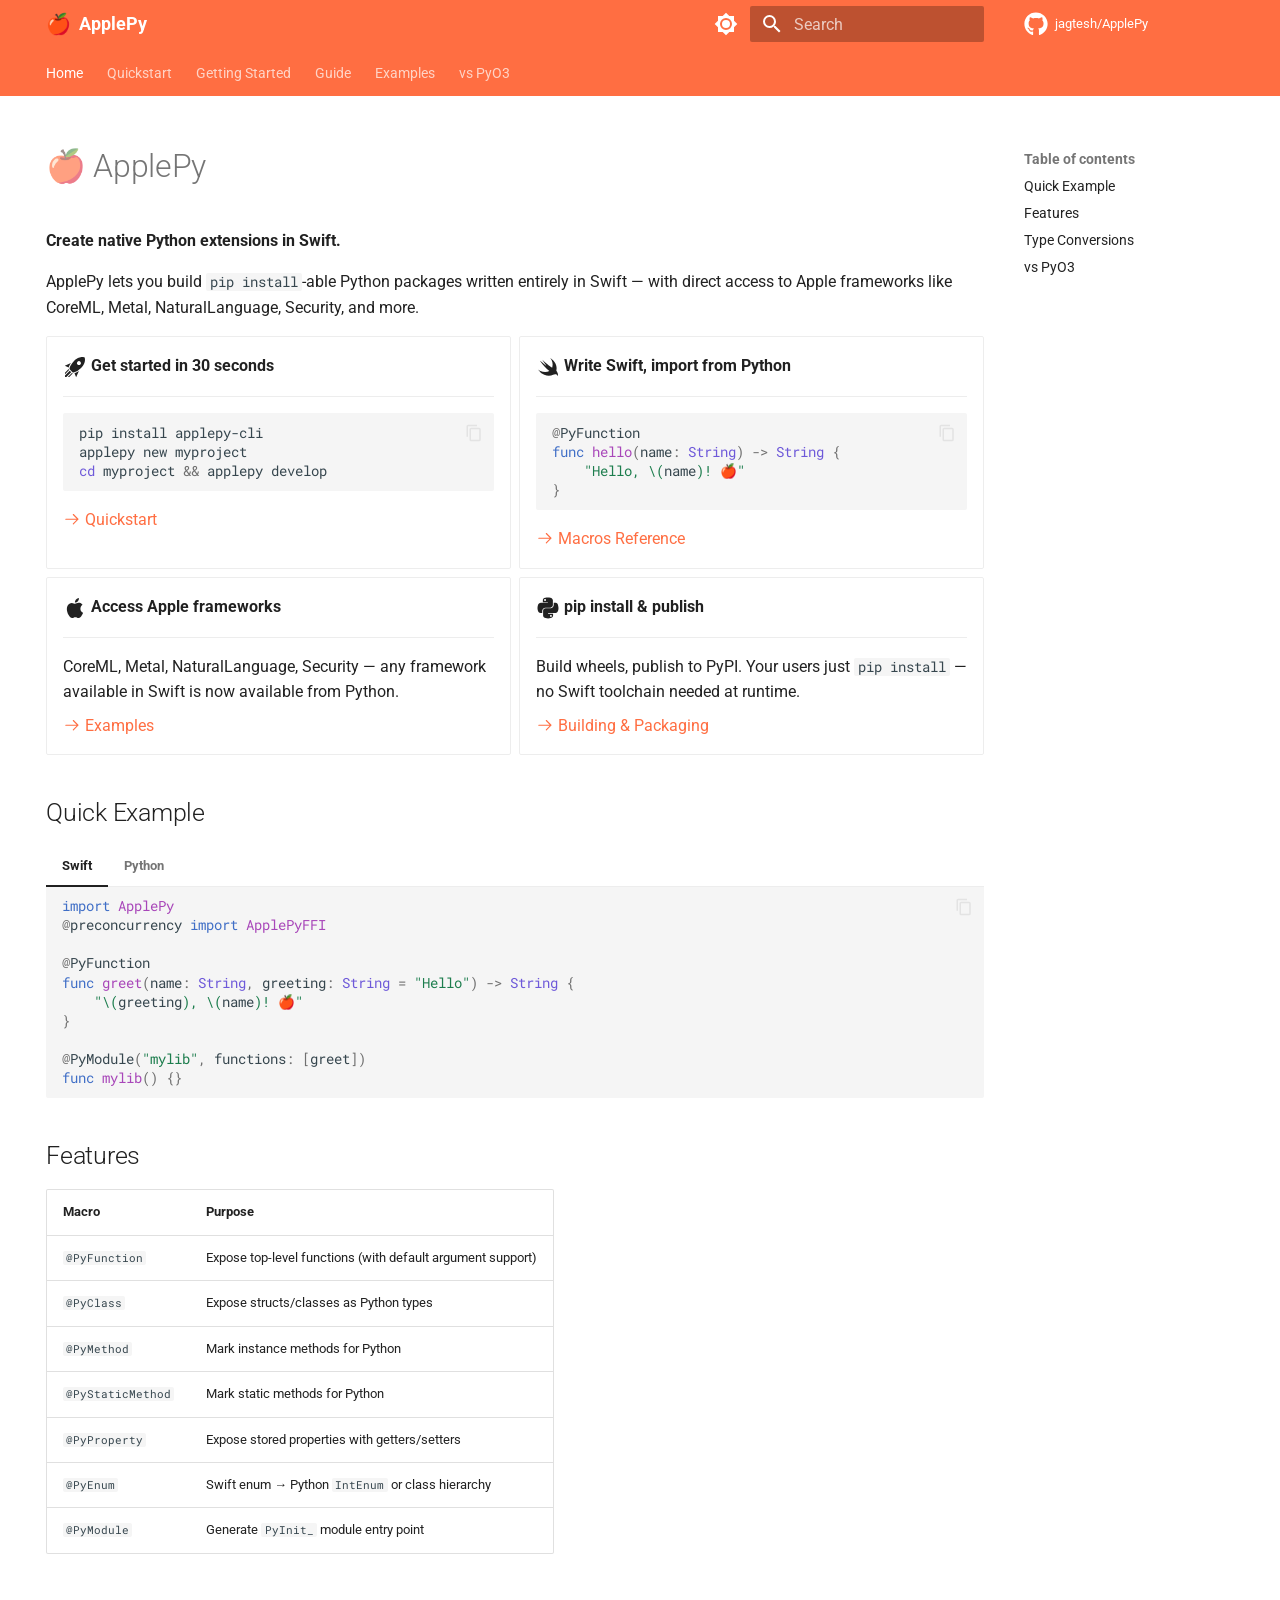
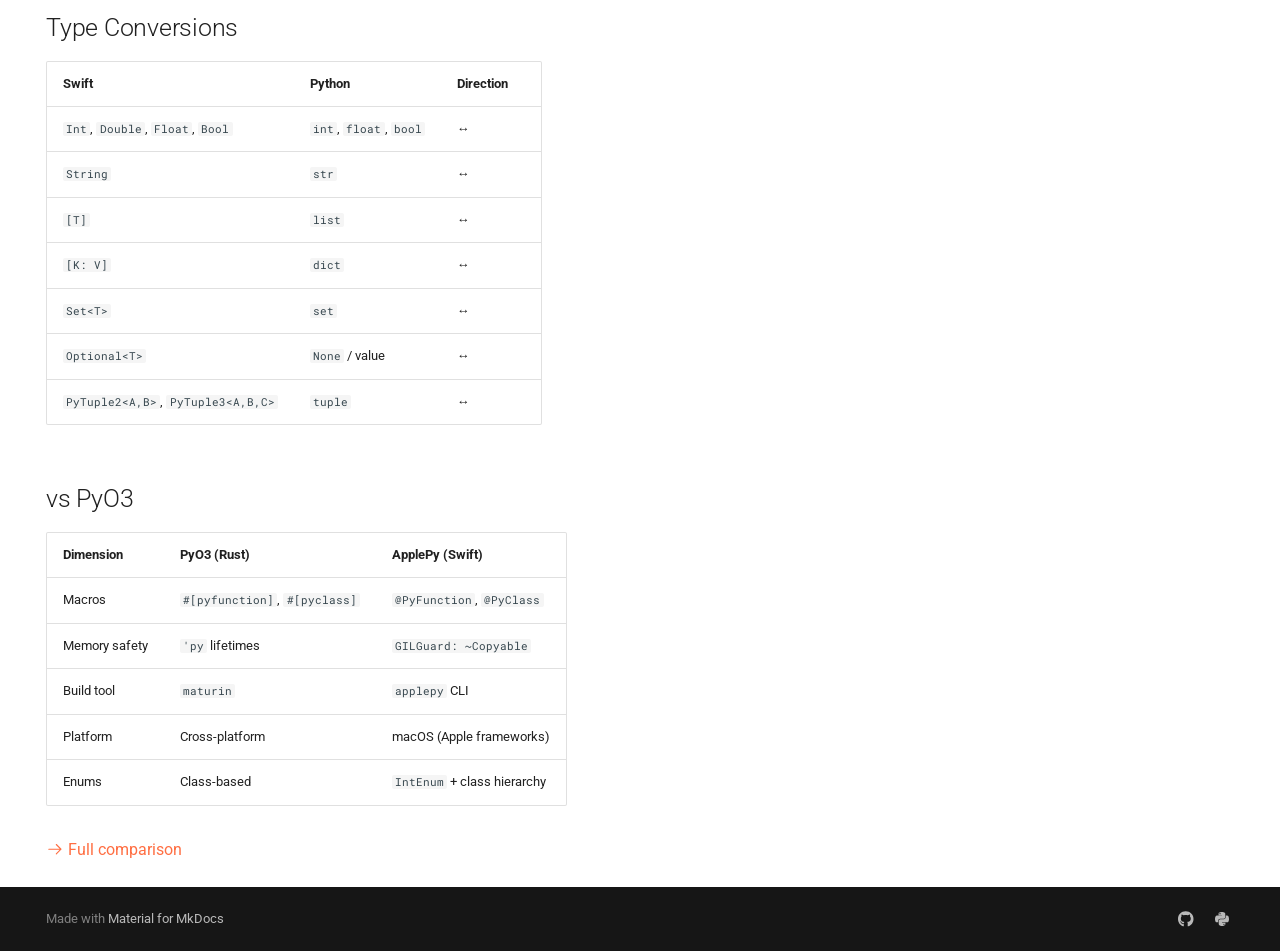
<file: index.html>
<!doctype html>
<html lang="en" class="no-js">
  <head>
    
      <meta charset="utf-8">
      <meta name="viewport" content="width=device-width,initial-scale=1">
      
        <meta name="description" content="Create native Python extensions in Swift">
      
      
      
        <link rel="canonical" href="https://jagtesh.github.io/ApplePy/">
      
      
      
        <link rel="next" href="quickstart/">
      
      
      <link rel="icon" href="assets/images/favicon.png">
      <meta name="generator" content="mkdocs-1.6.1, mkdocs-material-9.5.49">
    
    
      
        <title>ApplePy</title>
      
    
    
      <link rel="stylesheet" href="assets/stylesheets/main.6f8fc17f.min.css">
      
        
        <link rel="stylesheet" href="assets/stylesheets/palette.06af60db.min.css">
      
      


    
    
      
    
    
      
        
        
        <link rel="preconnect" href="https://fonts.gstatic.com" crossorigin>
        <link rel="stylesheet" href="https://fonts.googleapis.com/css?family=Roboto:300,300i,400,400i,700,700i%7CRoboto+Mono:400,400i,700,700i&display=fallback">
        <style>:root{--md-text-font:"Roboto";--md-code-font:"Roboto Mono"}</style>
      
    
    
      <link rel="stylesheet" href="assets/extra.css">
    
    <script>__md_scope=new URL(".",location),__md_hash=e=>[...e].reduce(((e,_)=>(e<<5)-e+_.charCodeAt(0)),0),__md_get=(e,_=localStorage,t=__md_scope)=>JSON.parse(_.getItem(t.pathname+"."+e)),__md_set=(e,_,t=localStorage,a=__md_scope)=>{try{t.setItem(a.pathname+"."+e,JSON.stringify(_))}catch(e){}}</script>
    
      

    
    
    
  </head>
  
  
    
    
      
    
    
    
    
    <body dir="ltr" data-md-color-scheme="default" data-md-color-primary="deep-orange" data-md-color-accent="amber">
  
    
    <input class="md-toggle" data-md-toggle="drawer" type="checkbox" id="__drawer" autocomplete="off">
    <input class="md-toggle" data-md-toggle="search" type="checkbox" id="__search" autocomplete="off">
    <label class="md-overlay" for="__drawer"></label>
    <div data-md-component="skip">
      
        
        <a href="#applepy" class="md-skip">
          Skip to content
        </a>
      
    </div>
    <div data-md-component="announce">
      
    </div>
    
    
      

<header class="md-header" data-md-component="header">
  <nav class="md-header__inner md-grid" aria-label="Header">
    <a href="." title="ApplePy" class="md-header__button md-logo" aria-label="ApplePy" data-md-component="logo">
      
  
  <svg xmlns="http://www.w3.org/2000/svg" viewBox="0 0 24 24"><path d="M12 8a3 3 0 0 0 3-3 3 3 0 0 0-3-3 3 3 0 0 0-3 3 3 3 0 0 0 3 3m0 3.54C9.64 9.35 6.5 8 3 8v11c3.5 0 6.64 1.35 9 3.54 2.36-2.19 5.5-3.54 9-3.54V8c-3.5 0-6.64 1.35-9 3.54"/></svg>

    </a>
    <label class="md-header__button md-icon" for="__drawer">
      
      <svg xmlns="http://www.w3.org/2000/svg" viewBox="0 0 24 24"><path d="M3 6h18v2H3zm0 5h18v2H3zm0 5h18v2H3z"/></svg>
    </label>
    <div class="md-header__title" data-md-component="header-title">
      <div class="md-header__ellipsis">
        <div class="md-header__topic">
          <span class="md-ellipsis">
            ApplePy
          </span>
        </div>
        <div class="md-header__topic" data-md-component="header-topic">
          <span class="md-ellipsis">
            
              Home
            
          </span>
        </div>
      </div>
    </div>
    
      
        <form class="md-header__option" data-md-component="palette">
  
    
    
    
    <input class="md-option" data-md-color-media="" data-md-color-scheme="default" data-md-color-primary="deep-orange" data-md-color-accent="amber"  aria-label="Switch to dark mode"  type="radio" name="__palette" id="__palette_0">
    
      <label class="md-header__button md-icon" title="Switch to dark mode" for="__palette_1" hidden>
        <svg xmlns="http://www.w3.org/2000/svg" viewBox="0 0 24 24"><path d="M12 8a4 4 0 0 0-4 4 4 4 0 0 0 4 4 4 4 0 0 0 4-4 4 4 0 0 0-4-4m0 10a6 6 0 0 1-6-6 6 6 0 0 1 6-6 6 6 0 0 1 6 6 6 6 0 0 1-6 6m8-9.31V4h-4.69L12 .69 8.69 4H4v4.69L.69 12 4 15.31V20h4.69L12 23.31 15.31 20H20v-4.69L23.31 12z"/></svg>
      </label>
    
  
    
    
    
    <input class="md-option" data-md-color-media="" data-md-color-scheme="slate" data-md-color-primary="deep-orange" data-md-color-accent="amber"  aria-label="Switch to light mode"  type="radio" name="__palette" id="__palette_1">
    
      <label class="md-header__button md-icon" title="Switch to light mode" for="__palette_0" hidden>
        <svg xmlns="http://www.w3.org/2000/svg" viewBox="0 0 24 24"><path d="M12 18c-.89 0-1.74-.2-2.5-.55C11.56 16.5 13 14.42 13 12s-1.44-4.5-3.5-5.45C10.26 6.2 11.11 6 12 6a6 6 0 0 1 6 6 6 6 0 0 1-6 6m8-9.31V4h-4.69L12 .69 8.69 4H4v4.69L.69 12 4 15.31V20h4.69L12 23.31 15.31 20H20v-4.69L23.31 12z"/></svg>
      </label>
    
  
</form>
      
    
    
      <script>var palette=__md_get("__palette");if(palette&&palette.color){if("(prefers-color-scheme)"===palette.color.media){var media=matchMedia("(prefers-color-scheme: light)"),input=document.querySelector(media.matches?"[data-md-color-media='(prefers-color-scheme: light)']":"[data-md-color-media='(prefers-color-scheme: dark)']");palette.color.media=input.getAttribute("data-md-color-media"),palette.color.scheme=input.getAttribute("data-md-color-scheme"),palette.color.primary=input.getAttribute("data-md-color-primary"),palette.color.accent=input.getAttribute("data-md-color-accent")}for(var[key,value]of Object.entries(palette.color))document.body.setAttribute("data-md-color-"+key,value)}</script>
    
    
    
      <label class="md-header__button md-icon" for="__search">
        
        <svg xmlns="http://www.w3.org/2000/svg" viewBox="0 0 24 24"><path d="M9.5 3A6.5 6.5 0 0 1 16 9.5c0 1.61-.59 3.09-1.56 4.23l.27.27h.79l5 5-1.5 1.5-5-5v-.79l-.27-.27A6.52 6.52 0 0 1 9.5 16 6.5 6.5 0 0 1 3 9.5 6.5 6.5 0 0 1 9.5 3m0 2C7 5 5 7 5 9.5S7 14 9.5 14 14 12 14 9.5 12 5 9.5 5"/></svg>
      </label>
      <div class="md-search" data-md-component="search" role="dialog">
  <label class="md-search__overlay" for="__search"></label>
  <div class="md-search__inner" role="search">
    <form class="md-search__form" name="search">
      <input type="text" class="md-search__input" name="query" aria-label="Search" placeholder="Search" autocapitalize="off" autocorrect="off" autocomplete="off" spellcheck="false" data-md-component="search-query" required>
      <label class="md-search__icon md-icon" for="__search">
        
        <svg xmlns="http://www.w3.org/2000/svg" viewBox="0 0 24 24"><path d="M9.5 3A6.5 6.5 0 0 1 16 9.5c0 1.61-.59 3.09-1.56 4.23l.27.27h.79l5 5-1.5 1.5-5-5v-.79l-.27-.27A6.52 6.52 0 0 1 9.5 16 6.5 6.5 0 0 1 3 9.5 6.5 6.5 0 0 1 9.5 3m0 2C7 5 5 7 5 9.5S7 14 9.5 14 14 12 14 9.5 12 5 9.5 5"/></svg>
        
        <svg xmlns="http://www.w3.org/2000/svg" viewBox="0 0 24 24"><path d="M20 11v2H8l5.5 5.5-1.42 1.42L4.16 12l7.92-7.92L13.5 5.5 8 11z"/></svg>
      </label>
      <nav class="md-search__options" aria-label="Search">
        
        <button type="reset" class="md-search__icon md-icon" title="Clear" aria-label="Clear" tabindex="-1">
          
          <svg xmlns="http://www.w3.org/2000/svg" viewBox="0 0 24 24"><path d="M19 6.41 17.59 5 12 10.59 6.41 5 5 6.41 10.59 12 5 17.59 6.41 19 12 13.41 17.59 19 19 17.59 13.41 12z"/></svg>
        </button>
      </nav>
      
        <div class="md-search__suggest" data-md-component="search-suggest"></div>
      
    </form>
    <div class="md-search__output">
      <div class="md-search__scrollwrap" tabindex="0" data-md-scrollfix>
        <div class="md-search-result" data-md-component="search-result">
          <div class="md-search-result__meta">
            Initializing search
          </div>
          <ol class="md-search-result__list" role="presentation"></ol>
        </div>
      </div>
    </div>
  </div>
</div>
    
    
      <div class="md-header__source">
        <a href="https://github.com/jagtesh/ApplePy" title="Go to repository" class="md-source" data-md-component="source">
  <div class="md-source__icon md-icon">
    
    <svg xmlns="http://www.w3.org/2000/svg" viewBox="0 0 496 512"><!--! Font Awesome Free 6.7.1 by @fontawesome - https://fontawesome.com License - https://fontawesome.com/license/free (Icons: CC BY 4.0, Fonts: SIL OFL 1.1, Code: MIT License) Copyright 2024 Fonticons, Inc.--><path d="M165.9 397.4c0 2-2.3 3.6-5.2 3.6-3.3.3-5.6-1.3-5.6-3.6 0-2 2.3-3.6 5.2-3.6 3-.3 5.6 1.3 5.6 3.6m-31.1-4.5c-.7 2 1.3 4.3 4.3 4.9 2.6 1 5.6 0 6.2-2s-1.3-4.3-4.3-5.2c-2.6-.7-5.5.3-6.2 2.3m44.2-1.7c-2.9.7-4.9 2.6-4.6 4.9.3 2 2.9 3.3 5.9 2.6 2.9-.7 4.9-2.6 4.6-4.6-.3-1.9-3-3.2-5.9-2.9M244.8 8C106.1 8 0 113.3 0 252c0 110.9 69.8 205.8 169.5 239.2 12.8 2.3 17.3-5.6 17.3-12.1 0-6.2-.3-40.4-.3-61.4 0 0-70 15-84.7-29.8 0 0-11.4-29.1-27.8-36.6 0 0-22.9-15.7 1.6-15.4 0 0 24.9 2 38.6 25.8 21.9 38.6 58.6 27.5 72.9 20.9 2.3-16 8.8-27.1 16-33.7-55.9-6.2-112.3-14.3-112.3-110.5 0-27.5 7.6-41.3 23.6-58.9-2.6-6.5-11.1-33.3 2.6-67.9 20.9-6.5 69 27 69 27 20-5.6 41.5-8.5 62.8-8.5s42.8 2.9 62.8 8.5c0 0 48.1-33.6 69-27 13.7 34.7 5.2 61.4 2.6 67.9 16 17.7 25.8 31.5 25.8 58.9 0 96.5-58.9 104.2-114.8 110.5 9.2 7.9 17 22.9 17 46.4 0 33.7-.3 75.4-.3 83.6 0 6.5 4.6 14.4 17.3 12.1C428.2 457.8 496 362.9 496 252 496 113.3 383.5 8 244.8 8M97.2 352.9c-1.3 1-1 3.3.7 5.2 1.6 1.6 3.9 2.3 5.2 1 1.3-1 1-3.3-.7-5.2-1.6-1.6-3.9-2.3-5.2-1m-10.8-8.1c-.7 1.3.3 2.9 2.3 3.9 1.6 1 3.6.7 4.3-.7.7-1.3-.3-2.9-2.3-3.9-2-.6-3.6-.3-4.3.7m32.4 35.6c-1.6 1.3-1 4.3 1.3 6.2 2.3 2.3 5.2 2.6 6.5 1 1.3-1.3.7-4.3-1.3-6.2-2.2-2.3-5.2-2.6-6.5-1m-11.4-14.7c-1.6 1-1.6 3.6 0 5.9s4.3 3.3 5.6 2.3c1.6-1.3 1.6-3.9 0-6.2-1.4-2.3-4-3.3-5.6-2"/></svg>
  </div>
  <div class="md-source__repository">
    jagtesh/ApplePy
  </div>
</a>
      </div>
    
  </nav>
  
</header>
    
    <div class="md-container" data-md-component="container">
      
      
        
          
            
<nav class="md-tabs" aria-label="Tabs" data-md-component="tabs">
  <div class="md-grid">
    <ul class="md-tabs__list">
      
        
  
  
    
  
  
    <li class="md-tabs__item md-tabs__item--active">
      <a href="." class="md-tabs__link">
        
  
    
  
  Home

      </a>
    </li>
  

      
        
  
  
  
    <li class="md-tabs__item">
      <a href="quickstart/" class="md-tabs__link">
        
  
    
  
  Quickstart

      </a>
    </li>
  

      
        
  
  
  
    <li class="md-tabs__item">
      <a href="getting-started/" class="md-tabs__link">
        
  
    
  
  Getting Started

      </a>
    </li>
  

      
        
  
  
  
    
    
      <li class="md-tabs__item">
        <a href="guide/macros/" class="md-tabs__link">
          
  
  Guide

        </a>
      </li>
    
  

      
        
  
  
  
    
    
      <li class="md-tabs__item">
        <a href="examples/" class="md-tabs__link">
          
  
  Examples

        </a>
      </li>
    
  

      
        
  
  
  
    <li class="md-tabs__item">
      <a href="comparison/" class="md-tabs__link">
        
  
    
  
  vs PyO3

      </a>
    </li>
  

      
    </ul>
  </div>
</nav>
          
        
      
      <main class="md-main" data-md-component="main">
        <div class="md-main__inner md-grid">
          
            
              
                
              
              <div class="md-sidebar md-sidebar--primary" data-md-component="sidebar" data-md-type="navigation" hidden>
                <div class="md-sidebar__scrollwrap">
                  <div class="md-sidebar__inner">
                    


  


<nav class="md-nav md-nav--primary md-nav--lifted" aria-label="Navigation" data-md-level="0">
  <label class="md-nav__title" for="__drawer">
    <a href="." title="ApplePy" class="md-nav__button md-logo" aria-label="ApplePy" data-md-component="logo">
      
  
  <svg xmlns="http://www.w3.org/2000/svg" viewBox="0 0 24 24"><path d="M12 8a3 3 0 0 0 3-3 3 3 0 0 0-3-3 3 3 0 0 0-3 3 3 3 0 0 0 3 3m0 3.54C9.64 9.35 6.5 8 3 8v11c3.5 0 6.64 1.35 9 3.54 2.36-2.19 5.5-3.54 9-3.54V8c-3.5 0-6.64 1.35-9 3.54"/></svg>

    </a>
    ApplePy
  </label>
  
    <div class="md-nav__source">
      <a href="https://github.com/jagtesh/ApplePy" title="Go to repository" class="md-source" data-md-component="source">
  <div class="md-source__icon md-icon">
    
    <svg xmlns="http://www.w3.org/2000/svg" viewBox="0 0 496 512"><!--! Font Awesome Free 6.7.1 by @fontawesome - https://fontawesome.com License - https://fontawesome.com/license/free (Icons: CC BY 4.0, Fonts: SIL OFL 1.1, Code: MIT License) Copyright 2024 Fonticons, Inc.--><path d="M165.9 397.4c0 2-2.3 3.6-5.2 3.6-3.3.3-5.6-1.3-5.6-3.6 0-2 2.3-3.6 5.2-3.6 3-.3 5.6 1.3 5.6 3.6m-31.1-4.5c-.7 2 1.3 4.3 4.3 4.9 2.6 1 5.6 0 6.2-2s-1.3-4.3-4.3-5.2c-2.6-.7-5.5.3-6.2 2.3m44.2-1.7c-2.9.7-4.9 2.6-4.6 4.9.3 2 2.9 3.3 5.9 2.6 2.9-.7 4.9-2.6 4.6-4.6-.3-1.9-3-3.2-5.9-2.9M244.8 8C106.1 8 0 113.3 0 252c0 110.9 69.8 205.8 169.5 239.2 12.8 2.3 17.3-5.6 17.3-12.1 0-6.2-.3-40.4-.3-61.4 0 0-70 15-84.7-29.8 0 0-11.4-29.1-27.8-36.6 0 0-22.9-15.7 1.6-15.4 0 0 24.9 2 38.6 25.8 21.9 38.6 58.6 27.5 72.9 20.9 2.3-16 8.8-27.1 16-33.7-55.9-6.2-112.3-14.3-112.3-110.5 0-27.5 7.6-41.3 23.6-58.9-2.6-6.5-11.1-33.3 2.6-67.9 20.9-6.5 69 27 69 27 20-5.6 41.5-8.5 62.8-8.5s42.8 2.9 62.8 8.5c0 0 48.1-33.6 69-27 13.7 34.7 5.2 61.4 2.6 67.9 16 17.7 25.8 31.5 25.8 58.9 0 96.5-58.9 104.2-114.8 110.5 9.2 7.9 17 22.9 17 46.4 0 33.7-.3 75.4-.3 83.6 0 6.5 4.6 14.4 17.3 12.1C428.2 457.8 496 362.9 496 252 496 113.3 383.5 8 244.8 8M97.2 352.9c-1.3 1-1 3.3.7 5.2 1.6 1.6 3.9 2.3 5.2 1 1.3-1 1-3.3-.7-5.2-1.6-1.6-3.9-2.3-5.2-1m-10.8-8.1c-.7 1.3.3 2.9 2.3 3.9 1.6 1 3.6.7 4.3-.7.7-1.3-.3-2.9-2.3-3.9-2-.6-3.6-.3-4.3.7m32.4 35.6c-1.6 1.3-1 4.3 1.3 6.2 2.3 2.3 5.2 2.6 6.5 1 1.3-1.3.7-4.3-1.3-6.2-2.2-2.3-5.2-2.6-6.5-1m-11.4-14.7c-1.6 1-1.6 3.6 0 5.9s4.3 3.3 5.6 2.3c1.6-1.3 1.6-3.9 0-6.2-1.4-2.3-4-3.3-5.6-2"/></svg>
  </div>
  <div class="md-source__repository">
    jagtesh/ApplePy
  </div>
</a>
    </div>
  
  <ul class="md-nav__list" data-md-scrollfix>
    
      
      
  
  
    
  
  
  
    <li class="md-nav__item md-nav__item--active">
      
      <input class="md-nav__toggle md-toggle" type="checkbox" id="__toc">
      
      
        
      
      
        <label class="md-nav__link md-nav__link--active" for="__toc">
          
  
  <span class="md-ellipsis">
    Home
  </span>
  

          <span class="md-nav__icon md-icon"></span>
        </label>
      
      <a href="." class="md-nav__link md-nav__link--active">
        
  
  <span class="md-ellipsis">
    Home
  </span>
  

      </a>
      
        

<nav class="md-nav md-nav--secondary" aria-label="Table of contents">
  
  
  
    
  
  
    <label class="md-nav__title" for="__toc">
      <span class="md-nav__icon md-icon"></span>
      Table of contents
    </label>
    <ul class="md-nav__list" data-md-component="toc" data-md-scrollfix>
      
        <li class="md-nav__item">
  <a href="#quick-example" class="md-nav__link">
    <span class="md-ellipsis">
      Quick Example
    </span>
  </a>
  
</li>
      
        <li class="md-nav__item">
  <a href="#features" class="md-nav__link">
    <span class="md-ellipsis">
      Features
    </span>
  </a>
  
</li>
      
        <li class="md-nav__item">
  <a href="#type-conversions" class="md-nav__link">
    <span class="md-ellipsis">
      Type Conversions
    </span>
  </a>
  
</li>
      
        <li class="md-nav__item">
  <a href="#vs-pyo3" class="md-nav__link">
    <span class="md-ellipsis">
      vs PyO3
    </span>
  </a>
  
</li>
      
    </ul>
  
</nav>
      
    </li>
  

    
      
      
  
  
  
  
    <li class="md-nav__item">
      <a href="quickstart/" class="md-nav__link">
        
  
  <span class="md-ellipsis">
    Quickstart
  </span>
  

      </a>
    </li>
  

    
      
      
  
  
  
  
    <li class="md-nav__item">
      <a href="getting-started/" class="md-nav__link">
        
  
  <span class="md-ellipsis">
    Getting Started
  </span>
  

      </a>
    </li>
  

    
      
      
  
  
  
  
    
    
    
      
      
        
      
    
    
    <li class="md-nav__item md-nav__item--nested">
      
        
        
        <input class="md-nav__toggle md-toggle " type="checkbox" id="__nav_4" >
        
          
          <label class="md-nav__link" for="__nav_4" id="__nav_4_label" tabindex="0">
            
  
  <span class="md-ellipsis">
    Guide
  </span>
  

            <span class="md-nav__icon md-icon"></span>
          </label>
        
        <nav class="md-nav" data-md-level="1" aria-labelledby="__nav_4_label" aria-expanded="false">
          <label class="md-nav__title" for="__nav_4">
            <span class="md-nav__icon md-icon"></span>
            Guide
          </label>
          <ul class="md-nav__list" data-md-scrollfix>
            
              
                
  
  
  
  
    <li class="md-nav__item">
      <a href="guide/macros/" class="md-nav__link">
        
  
  <span class="md-ellipsis">
    Macros Reference
  </span>
  

      </a>
    </li>
  

              
            
              
                
  
  
  
  
    <li class="md-nav__item">
      <a href="guide/type-conversion/" class="md-nav__link">
        
  
  <span class="md-ellipsis">
    Type Conversion
  </span>
  

      </a>
    </li>
  

              
            
              
                
  
  
  
  
    <li class="md-nav__item">
      <a href="guide/memory-management/" class="md-nav__link">
        
  
  <span class="md-ellipsis">
    Memory Management
  </span>
  

      </a>
    </li>
  

              
            
              
                
  
  
  
  
    <li class="md-nav__item">
      <a href="guide/building/" class="md-nav__link">
        
  
  <span class="md-ellipsis">
    Building & Packaging
  </span>
  

      </a>
    </li>
  

              
            
          </ul>
        </nav>
      
    </li>
  

    
      
      
  
  
  
  
    
    
    
      
      
        
      
    
    
    <li class="md-nav__item md-nav__item--nested">
      
        
        
        <input class="md-nav__toggle md-toggle " type="checkbox" id="__nav_5" >
        
          
          <label class="md-nav__link" for="__nav_5" id="__nav_5_label" tabindex="0">
            
  
  <span class="md-ellipsis">
    Examples
  </span>
  

            <span class="md-nav__icon md-icon"></span>
          </label>
        
        <nav class="md-nav" data-md-level="1" aria-labelledby="__nav_5_label" aria-expanded="false">
          <label class="md-nav__title" for="__nav_5">
            <span class="md-nav__icon md-icon"></span>
            Examples
          </label>
          <ul class="md-nav__list" data-md-scrollfix>
            
              
                
  
  
  
  
    <li class="md-nav__item">
      <a href="examples/" class="md-nav__link">
        
  
  <span class="md-ellipsis">
    Overview
  </span>
  

      </a>
    </li>
  

              
            
              
                
  
  
  
  
    <li class="md-nav__item">
      <a href="examples/swiftkeychain/" class="md-nav__link">
        
  
  <span class="md-ellipsis">
    SwiftKeychain
  </span>
  

      </a>
    </li>
  

              
            
              
                
  
  
  
  
    <li class="md-nav__item">
      <a href="examples/pynatural/" class="md-nav__link">
        
  
  <span class="md-ellipsis">
    PyNatural
  </span>
  

      </a>
    </li>
  

              
            
              
                
  
  
  
  
    <li class="md-nav__item">
      <a href="examples/pycoreml/" class="md-nav__link">
        
  
  <span class="md-ellipsis">
    PyCoreML
  </span>
  

      </a>
    </li>
  

              
            
          </ul>
        </nav>
      
    </li>
  

    
      
      
  
  
  
  
    <li class="md-nav__item">
      <a href="comparison/" class="md-nav__link">
        
  
  <span class="md-ellipsis">
    vs PyO3
  </span>
  

      </a>
    </li>
  

    
  </ul>
</nav>
                  </div>
                </div>
              </div>
            
            
              
                
              
              <div class="md-sidebar md-sidebar--secondary" data-md-component="sidebar" data-md-type="toc" >
                <div class="md-sidebar__scrollwrap">
                  <div class="md-sidebar__inner">
                    

<nav class="md-nav md-nav--secondary" aria-label="Table of contents">
  
  
  
    
  
  
    <label class="md-nav__title" for="__toc">
      <span class="md-nav__icon md-icon"></span>
      Table of contents
    </label>
    <ul class="md-nav__list" data-md-component="toc" data-md-scrollfix>
      
        <li class="md-nav__item">
  <a href="#quick-example" class="md-nav__link">
    <span class="md-ellipsis">
      Quick Example
    </span>
  </a>
  
</li>
      
        <li class="md-nav__item">
  <a href="#features" class="md-nav__link">
    <span class="md-ellipsis">
      Features
    </span>
  </a>
  
</li>
      
        <li class="md-nav__item">
  <a href="#type-conversions" class="md-nav__link">
    <span class="md-ellipsis">
      Type Conversions
    </span>
  </a>
  
</li>
      
        <li class="md-nav__item">
  <a href="#vs-pyo3" class="md-nav__link">
    <span class="md-ellipsis">
      vs PyO3
    </span>
  </a>
  
</li>
      
    </ul>
  
</nav>
                  </div>
                </div>
              </div>
            
          
          
            <div class="md-content" data-md-component="content">
              <article class="md-content__inner md-typeset">
                
                  

  
  


<h1 id="applepy">🍎 ApplePy</h1>
<p><strong>Create native Python extensions in Swift.</strong></p>
<p>ApplePy lets you build <code>pip install</code>-able Python packages written entirely in Swift — with direct access to Apple frameworks like CoreML, Metal, NaturalLanguage, Security, and more.</p>
<div class="grid cards">
<ul>
<li>
<p><span class="twemoji lg middle"><svg xmlns="http://www.w3.org/2000/svg" viewBox="0 0 24 24"><path d="m13.13 22.19-1.63-3.83c1.57-.58 3.04-1.36 4.4-2.27zM5.64 12.5l-3.83-1.63 6.1-2.77C7 9.46 6.22 10.93 5.64 12.5M21.61 2.39S16.66.269 11 5.93c-2.19 2.19-3.5 4.6-4.35 6.71-.28.75-.09 1.57.46 2.13l2.13 2.12c.55.56 1.37.74 2.12.46A19.1 19.1 0 0 0 18.07 13c5.66-5.66 3.54-10.61 3.54-10.61m-7.07 7.07c-.78-.78-.78-2.05 0-2.83s2.05-.78 2.83 0c.77.78.78 2.05 0 2.83s-2.05.78-2.83 0m-5.66 7.07-1.41-1.41zM6.24 22l3.64-3.64c-.34-.09-.67-.24-.97-.45L4.83 22zM2 22h1.41l4.77-4.76-1.42-1.41L2 20.59zm0-2.83 4.09-4.08c-.21-.3-.36-.62-.45-.97L2 17.76z"/></svg></span> <strong>Get started in 30 seconds</strong></p>
<hr />
<div class="highlight"><pre><span></span><code><a id="__codelineno-0-1" name="__codelineno-0-1" href="#__codelineno-0-1"></a>pip<span class="w"> </span>install<span class="w"> </span>applepy-cli
<a id="__codelineno-0-2" name="__codelineno-0-2" href="#__codelineno-0-2"></a>applepy<span class="w"> </span>new<span class="w"> </span>myproject
<a id="__codelineno-0-3" name="__codelineno-0-3" href="#__codelineno-0-3"></a><span class="nb">cd</span><span class="w"> </span>myproject<span class="w"> </span><span class="o">&amp;&amp;</span><span class="w"> </span>applepy<span class="w"> </span>develop
</code></pre></div>
<p><a href="quickstart/"><span class="twemoji"><svg xmlns="http://www.w3.org/2000/svg" viewBox="0 0 24 24"><path d="M13.22 19.03a.75.75 0 0 1 0-1.06L18.19 13H3.75a.75.75 0 0 1 0-1.5h14.44l-4.97-4.97a.749.749 0 0 1 .326-1.275.75.75 0 0 1 .734.215l6.25 6.25a.75.75 0 0 1 0 1.06l-6.25 6.25a.75.75 0 0 1-1.06 0"/></svg></span> Quickstart</a></p>
</li>
<li>
<p><span class="twemoji lg middle"><svg xmlns="http://www.w3.org/2000/svg" viewBox="0 0 24 24"><path d="M17.09 19.72c-2.36 1.36-5.59 1.5-8.86.1A13.8 13.8 0 0 1 2 14.5c.67.55 1.46 1 2.3 1.4 3.37 1.57 6.73 1.46 9.1 0-3.37-2.59-6.24-5.96-8.37-8.71-.45-.45-.78-1.01-1.12-1.51 8.28 6.05 7.92 7.59 2.41-1.01 4.89 4.94 9.43 7.74 9.43 7.74.16.09.25.16.36.22.1-.25.19-.51.26-.78.79-2.85-.11-6.12-2.08-8.81 4.55 2.75 7.25 7.91 6.12 12.24-.03.11-.06.22-.05.39 2.24 2.83 1.64 5.78 1.35 5.22-1.21-2.39-3.48-1.65-4.62-1.17"/></svg></span> <strong>Write Swift, import from Python</strong></p>
<hr />
<div class="highlight"><pre><span></span><code><a id="__codelineno-1-1" name="__codelineno-1-1" href="#__codelineno-1-1"></a><span class="p">@</span><span class="n">PyFunction</span>
<a id="__codelineno-1-2" name="__codelineno-1-2" href="#__codelineno-1-2"></a><span class="kd">func</span><span class="w"> </span><span class="nf">hello</span><span class="p">(</span><span class="n">name</span><span class="p">:</span><span class="w"> </span><span class="nb">String</span><span class="p">)</span><span class="w"> </span><span class="p">-&gt;</span><span class="w"> </span><span class="nb">String</span><span class="w"> </span><span class="p">{</span>
<a id="__codelineno-1-3" name="__codelineno-1-3" href="#__codelineno-1-3"></a><span class="w">    </span><span class="s">&quot;Hello, </span><span class="si">\(</span><span class="n">name</span><span class="si">)</span><span class="s">! 🍎&quot;</span>
<a id="__codelineno-1-4" name="__codelineno-1-4" href="#__codelineno-1-4"></a><span class="p">}</span>
</code></pre></div>
<p><a href="guide/macros/"><span class="twemoji"><svg xmlns="http://www.w3.org/2000/svg" viewBox="0 0 24 24"><path d="M13.22 19.03a.75.75 0 0 1 0-1.06L18.19 13H3.75a.75.75 0 0 1 0-1.5h14.44l-4.97-4.97a.749.749 0 0 1 .326-1.275.75.75 0 0 1 .734.215l6.25 6.25a.75.75 0 0 1 0 1.06l-6.25 6.25a.75.75 0 0 1-1.06 0"/></svg></span> Macros Reference</a></p>
</li>
<li>
<p><span class="twemoji lg middle"><svg xmlns="http://www.w3.org/2000/svg" viewBox="0 0 24 24"><path d="M18.71 19.5c-.83 1.24-1.71 2.45-3.05 2.47-1.34.03-1.77-.79-3.29-.79-1.53 0-2 .77-3.27.82-1.31.05-2.3-1.32-3.14-2.53C4.25 17 2.94 12.45 4.7 9.39c.87-1.52 2.43-2.48 4.12-2.51 1.28-.02 2.5.87 3.29.87.78 0 2.26-1.07 3.81-.91.65.03 2.47.26 3.64 1.98-.09.06-2.17 1.28-2.15 3.81.03 3.02 2.65 4.03 2.68 4.04-.03.07-.42 1.44-1.38 2.83M13 3.5c.73-.83 1.94-1.46 2.94-1.5.13 1.17-.34 2.35-1.04 3.19-.69.85-1.83 1.51-2.95 1.42-.15-1.15.41-2.35 1.05-3.11"/></svg></span> <strong>Access Apple frameworks</strong></p>
<hr />
<p>CoreML, Metal, NaturalLanguage, Security — any framework available in Swift is now available from Python.</p>
<p><a href="examples/"><span class="twemoji"><svg xmlns="http://www.w3.org/2000/svg" viewBox="0 0 24 24"><path d="M13.22 19.03a.75.75 0 0 1 0-1.06L18.19 13H3.75a.75.75 0 0 1 0-1.5h14.44l-4.97-4.97a.749.749 0 0 1 .326-1.275.75.75 0 0 1 .734.215l6.25 6.25a.75.75 0 0 1 0 1.06l-6.25 6.25a.75.75 0 0 1-1.06 0"/></svg></span> Examples</a></p>
</li>
<li>
<p><span class="twemoji lg middle"><svg xmlns="http://www.w3.org/2000/svg" viewBox="0 0 448 512"><!--! Font Awesome Free 6.7.1 by @fontawesome - https://fontawesome.com License - https://fontawesome.com/license/free (Icons: CC BY 4.0, Fonts: SIL OFL 1.1, Code: MIT License) Copyright 2024 Fonticons, Inc.--><path d="M439.8 200.5c-7.7-30.9-22.3-54.2-53.4-54.2h-40.1v47.4c0 36.8-31.2 67.8-66.8 67.8H172.7c-29.2 0-53.4 25-53.4 54.3v101.8c0 29 25.2 46 53.4 54.3 33.8 9.9 66.3 11.7 106.8 0 26.9-7.8 53.4-23.5 53.4-54.3v-40.7H226.2v-13.6h160.2c31.1 0 42.6-21.7 53.4-54.2 11.2-33.5 10.7-65.7 0-108.6M286.2 404c11.1 0 20.1 9.1 20.1 20.3 0 11.3-9 20.4-20.1 20.4-11 0-20.1-9.2-20.1-20.4.1-11.3 9.1-20.3 20.1-20.3M167.8 248.1h106.8c29.7 0 53.4-24.5 53.4-54.3V91.9c0-29-24.4-50.7-53.4-55.6-35.8-5.9-74.7-5.6-106.8.1-45.2 8-53.4 24.7-53.4 55.6v40.7h106.9v13.6h-147c-31.1 0-58.3 18.7-66.8 54.2-9.8 40.7-10.2 66.1 0 108.6 7.6 31.6 25.7 54.2 56.8 54.2H101v-48.8c0-35.3 30.5-66.4 66.8-66.4m-6.7-142.6c-11.1 0-20.1-9.1-20.1-20.3.1-11.3 9-20.4 20.1-20.4 11 0 20.1 9.2 20.1 20.4s-9 20.3-20.1 20.3"/></svg></span> <strong>pip install &amp; publish</strong></p>
<hr />
<p>Build wheels, publish to PyPI. Your users just <code>pip install</code> — no Swift toolchain needed at runtime.</p>
<p><a href="guide/building/"><span class="twemoji"><svg xmlns="http://www.w3.org/2000/svg" viewBox="0 0 24 24"><path d="M13.22 19.03a.75.75 0 0 1 0-1.06L18.19 13H3.75a.75.75 0 0 1 0-1.5h14.44l-4.97-4.97a.749.749 0 0 1 .326-1.275.75.75 0 0 1 .734.215l6.25 6.25a.75.75 0 0 1 0 1.06l-6.25 6.25a.75.75 0 0 1-1.06 0"/></svg></span> Building &amp; Packaging</a></p>
</li>
</ul>
</div>
<h2 id="quick-example">Quick Example</h2>
<div class="tabbed-set tabbed-alternate" data-tabs="1:2"><input checked="checked" id="__tabbed_1_1" name="__tabbed_1" type="radio" /><input id="__tabbed_1_2" name="__tabbed_1" type="radio" /><div class="tabbed-labels"><label for="__tabbed_1_1">Swift</label><label for="__tabbed_1_2">Python</label></div>
<div class="tabbed-content">
<div class="tabbed-block">
<div class="highlight"><pre><span></span><code><a id="__codelineno-2-1" name="__codelineno-2-1" href="#__codelineno-2-1"></a><span class="kd">import</span><span class="w"> </span><span class="nc">ApplePy</span>
<a id="__codelineno-2-2" name="__codelineno-2-2" href="#__codelineno-2-2"></a><span class="p">@</span><span class="n">preconcurrency</span><span class="w"> </span><span class="kd">import</span><span class="w"> </span><span class="nc">ApplePyFFI</span>
<a id="__codelineno-2-3" name="__codelineno-2-3" href="#__codelineno-2-3"></a>
<a id="__codelineno-2-4" name="__codelineno-2-4" href="#__codelineno-2-4"></a><span class="p">@</span><span class="n">PyFunction</span>
<a id="__codelineno-2-5" name="__codelineno-2-5" href="#__codelineno-2-5"></a><span class="kd">func</span><span class="w"> </span><span class="nf">greet</span><span class="p">(</span><span class="n">name</span><span class="p">:</span><span class="w"> </span><span class="nb">String</span><span class="p">,</span><span class="w"> </span><span class="n">greeting</span><span class="p">:</span><span class="w"> </span><span class="nb">String</span><span class="w"> </span><span class="p">=</span><span class="w"> </span><span class="s">&quot;Hello&quot;</span><span class="p">)</span><span class="w"> </span><span class="p">-&gt;</span><span class="w"> </span><span class="nb">String</span><span class="w"> </span><span class="p">{</span>
<a id="__codelineno-2-6" name="__codelineno-2-6" href="#__codelineno-2-6"></a><span class="w">    </span><span class="s">&quot;</span><span class="si">\(</span><span class="n">greeting</span><span class="si">)</span><span class="s">, </span><span class="si">\(</span><span class="n">name</span><span class="si">)</span><span class="s">! 🍎&quot;</span>
<a id="__codelineno-2-7" name="__codelineno-2-7" href="#__codelineno-2-7"></a><span class="p">}</span>
<a id="__codelineno-2-8" name="__codelineno-2-8" href="#__codelineno-2-8"></a>
<a id="__codelineno-2-9" name="__codelineno-2-9" href="#__codelineno-2-9"></a><span class="p">@</span><span class="n">PyModule</span><span class="p">(</span><span class="s">&quot;mylib&quot;</span><span class="p">,</span><span class="w"> </span><span class="n">functions</span><span class="p">:</span><span class="w"> </span><span class="p">[</span><span class="n">greet</span><span class="p">])</span>
<a id="__codelineno-2-10" name="__codelineno-2-10" href="#__codelineno-2-10"></a><span class="kd">func</span><span class="w"> </span><span class="nf">mylib</span><span class="p">()</span><span class="w"> </span><span class="p">{}</span>
</code></pre></div>
</div>
<div class="tabbed-block">
<div class="highlight"><pre><span></span><code><a id="__codelineno-3-1" name="__codelineno-3-1" href="#__codelineno-3-1"></a><span class="o">&gt;&gt;&gt;</span> <span class="kn">import</span><span class="w"> </span><span class="nn">mylib</span>
<a id="__codelineno-3-2" name="__codelineno-3-2" href="#__codelineno-3-2"></a><span class="o">&gt;&gt;&gt;</span> <span class="n">mylib</span><span class="o">.</span><span class="n">greet</span><span class="p">(</span><span class="s2">&quot;World&quot;</span><span class="p">)</span>
<a id="__codelineno-3-3" name="__codelineno-3-3" href="#__codelineno-3-3"></a><span class="s1">&#39;Hello, World! 🍎&#39;</span>
<a id="__codelineno-3-4" name="__codelineno-3-4" href="#__codelineno-3-4"></a><span class="o">&gt;&gt;&gt;</span> <span class="n">mylib</span><span class="o">.</span><span class="n">greet</span><span class="p">(</span><span class="s2">&quot;World&quot;</span><span class="p">,</span> <span class="s2">&quot;Hi&quot;</span><span class="p">)</span>
<a id="__codelineno-3-5" name="__codelineno-3-5" href="#__codelineno-3-5"></a><span class="s1">&#39;Hi, World! 🍎&#39;</span>
</code></pre></div>
</div>
</div>
</div>
<h2 id="features">Features</h2>
<table>
<thead>
<tr>
<th>Macro</th>
<th>Purpose</th>
</tr>
</thead>
<tbody>
<tr>
<td><code>@PyFunction</code></td>
<td>Expose top-level functions (with default argument support)</td>
</tr>
<tr>
<td><code>@PyClass</code></td>
<td>Expose structs/classes as Python types</td>
</tr>
<tr>
<td><code>@PyMethod</code></td>
<td>Mark instance methods for Python</td>
</tr>
<tr>
<td><code>@PyStaticMethod</code></td>
<td>Mark static methods for Python</td>
</tr>
<tr>
<td><code>@PyProperty</code></td>
<td>Expose stored properties with getters/setters</td>
</tr>
<tr>
<td><code>@PyEnum</code></td>
<td>Swift enum → Python <code>IntEnum</code> or class hierarchy</td>
</tr>
<tr>
<td><code>@PyModule</code></td>
<td>Generate <code>PyInit_</code> module entry point</td>
</tr>
</tbody>
</table>
<h2 id="type-conversions">Type Conversions</h2>
<table>
<thead>
<tr>
<th>Swift</th>
<th>Python</th>
<th>Direction</th>
</tr>
</thead>
<tbody>
<tr>
<td><code>Int</code>, <code>Double</code>, <code>Float</code>, <code>Bool</code></td>
<td><code>int</code>, <code>float</code>, <code>bool</code></td>
<td>↔</td>
</tr>
<tr>
<td><code>String</code></td>
<td><code>str</code></td>
<td>↔</td>
</tr>
<tr>
<td><code>[T]</code></td>
<td><code>list</code></td>
<td>↔</td>
</tr>
<tr>
<td><code>[K: V]</code></td>
<td><code>dict</code></td>
<td>↔</td>
</tr>
<tr>
<td><code>Set&lt;T&gt;</code></td>
<td><code>set</code></td>
<td>↔</td>
</tr>
<tr>
<td><code>Optional&lt;T&gt;</code></td>
<td><code>None</code> / value</td>
<td>↔</td>
</tr>
<tr>
<td><code>PyTuple2&lt;A,B&gt;</code>, <code>PyTuple3&lt;A,B,C&gt;</code></td>
<td><code>tuple</code></td>
<td>↔</td>
</tr>
</tbody>
</table>
<h2 id="vs-pyo3">vs PyO3</h2>
<table>
<thead>
<tr>
<th>Dimension</th>
<th>PyO3 (Rust)</th>
<th>ApplePy (Swift)</th>
</tr>
</thead>
<tbody>
<tr>
<td>Macros</td>
<td><code>#[pyfunction]</code>, <code>#[pyclass]</code></td>
<td><code>@PyFunction</code>, <code>@PyClass</code></td>
</tr>
<tr>
<td>Memory safety</td>
<td><code>'py</code> lifetimes</td>
<td><code>GILGuard: ~Copyable</code></td>
</tr>
<tr>
<td>Build tool</td>
<td><code>maturin</code></td>
<td><code>applepy</code> CLI</td>
</tr>
<tr>
<td>Platform</td>
<td>Cross-platform</td>
<td>macOS (Apple frameworks)</td>
</tr>
<tr>
<td>Enums</td>
<td>Class-based</td>
<td><code>IntEnum</code> + class hierarchy</td>
</tr>
</tbody>
</table>
<p><a href="comparison/"><span class="twemoji"><svg xmlns="http://www.w3.org/2000/svg" viewBox="0 0 24 24"><path d="M13.22 19.03a.75.75 0 0 1 0-1.06L18.19 13H3.75a.75.75 0 0 1 0-1.5h14.44l-4.97-4.97a.749.749 0 0 1 .326-1.275.75.75 0 0 1 .734.215l6.25 6.25a.75.75 0 0 1 0 1.06l-6.25 6.25a.75.75 0 0 1-1.06 0"/></svg></span> Full comparison</a></p>







  
  




  



                
              </article>
            </div>
          
          
  <script>var tabs=__md_get("__tabs");if(Array.isArray(tabs))e:for(var set of document.querySelectorAll(".tabbed-set")){var labels=set.querySelector(".tabbed-labels");for(var tab of tabs)for(var label of labels.getElementsByTagName("label"))if(label.innerText.trim()===tab){var input=document.getElementById(label.htmlFor);input.checked=!0;continue e}}</script>

<script>var target=document.getElementById(location.hash.slice(1));target&&target.name&&(target.checked=target.name.startsWith("__tabbed_"))</script>
        </div>
        
          <button type="button" class="md-top md-icon" data-md-component="top" hidden>
  
  <svg xmlns="http://www.w3.org/2000/svg" viewBox="0 0 24 24"><path d="M13 20h-2V8l-5.5 5.5-1.42-1.42L12 4.16l7.92 7.92-1.42 1.42L13 8z"/></svg>
  Back to top
</button>
        
      </main>
      
        <footer class="md-footer">
  
  <div class="md-footer-meta md-typeset">
    <div class="md-footer-meta__inner md-grid">
      <div class="md-copyright">
  
  
    Made with
    <a href="https://squidfunk.github.io/mkdocs-material/" target="_blank" rel="noopener">
      Material for MkDocs
    </a>
  
</div>
      
        <div class="md-social">
  
    
    
    
    
      
      
    
    <a href="https://github.com/jagtesh" target="_blank" rel="noopener" title="github.com" class="md-social__link">
      <svg xmlns="http://www.w3.org/2000/svg" viewBox="0 0 496 512"><!--! Font Awesome Free 6.7.1 by @fontawesome - https://fontawesome.com License - https://fontawesome.com/license/free (Icons: CC BY 4.0, Fonts: SIL OFL 1.1, Code: MIT License) Copyright 2024 Fonticons, Inc.--><path d="M165.9 397.4c0 2-2.3 3.6-5.2 3.6-3.3.3-5.6-1.3-5.6-3.6 0-2 2.3-3.6 5.2-3.6 3-.3 5.6 1.3 5.6 3.6m-31.1-4.5c-.7 2 1.3 4.3 4.3 4.9 2.6 1 5.6 0 6.2-2s-1.3-4.3-4.3-5.2c-2.6-.7-5.5.3-6.2 2.3m44.2-1.7c-2.9.7-4.9 2.6-4.6 4.9.3 2 2.9 3.3 5.9 2.6 2.9-.7 4.9-2.6 4.6-4.6-.3-1.9-3-3.2-5.9-2.9M244.8 8C106.1 8 0 113.3 0 252c0 110.9 69.8 205.8 169.5 239.2 12.8 2.3 17.3-5.6 17.3-12.1 0-6.2-.3-40.4-.3-61.4 0 0-70 15-84.7-29.8 0 0-11.4-29.1-27.8-36.6 0 0-22.9-15.7 1.6-15.4 0 0 24.9 2 38.6 25.8 21.9 38.6 58.6 27.5 72.9 20.9 2.3-16 8.8-27.1 16-33.7-55.9-6.2-112.3-14.3-112.3-110.5 0-27.5 7.6-41.3 23.6-58.9-2.6-6.5-11.1-33.3 2.6-67.9 20.9-6.5 69 27 69 27 20-5.6 41.5-8.5 62.8-8.5s42.8 2.9 62.8 8.5c0 0 48.1-33.6 69-27 13.7 34.7 5.2 61.4 2.6 67.9 16 17.7 25.8 31.5 25.8 58.9 0 96.5-58.9 104.2-114.8 110.5 9.2 7.9 17 22.9 17 46.4 0 33.7-.3 75.4-.3 83.6 0 6.5 4.6 14.4 17.3 12.1C428.2 457.8 496 362.9 496 252 496 113.3 383.5 8 244.8 8M97.2 352.9c-1.3 1-1 3.3.7 5.2 1.6 1.6 3.9 2.3 5.2 1 1.3-1 1-3.3-.7-5.2-1.6-1.6-3.9-2.3-5.2-1m-10.8-8.1c-.7 1.3.3 2.9 2.3 3.9 1.6 1 3.6.7 4.3-.7.7-1.3-.3-2.9-2.3-3.9-2-.6-3.6-.3-4.3.7m32.4 35.6c-1.6 1.3-1 4.3 1.3 6.2 2.3 2.3 5.2 2.6 6.5 1 1.3-1.3.7-4.3-1.3-6.2-2.2-2.3-5.2-2.6-6.5-1m-11.4-14.7c-1.6 1-1.6 3.6 0 5.9s4.3 3.3 5.6 2.3c1.6-1.3 1.6-3.9 0-6.2-1.4-2.3-4-3.3-5.6-2"/></svg>
    </a>
  
    
    
    
    
      
      
    
    <a href="https://pypi.org/project/applepy-cli/" target="_blank" rel="noopener" title="pypi.org" class="md-social__link">
      <svg xmlns="http://www.w3.org/2000/svg" viewBox="0 0 448 512"><!--! Font Awesome Free 6.7.1 by @fontawesome - https://fontawesome.com License - https://fontawesome.com/license/free (Icons: CC BY 4.0, Fonts: SIL OFL 1.1, Code: MIT License) Copyright 2024 Fonticons, Inc.--><path d="M439.8 200.5c-7.7-30.9-22.3-54.2-53.4-54.2h-40.1v47.4c0 36.8-31.2 67.8-66.8 67.8H172.7c-29.2 0-53.4 25-53.4 54.3v101.8c0 29 25.2 46 53.4 54.3 33.8 9.9 66.3 11.7 106.8 0 26.9-7.8 53.4-23.5 53.4-54.3v-40.7H226.2v-13.6h160.2c31.1 0 42.6-21.7 53.4-54.2 11.2-33.5 10.7-65.7 0-108.6M286.2 404c11.1 0 20.1 9.1 20.1 20.3 0 11.3-9 20.4-20.1 20.4-11 0-20.1-9.2-20.1-20.4.1-11.3 9.1-20.3 20.1-20.3M167.8 248.1h106.8c29.7 0 53.4-24.5 53.4-54.3V91.9c0-29-24.4-50.7-53.4-55.6-35.8-5.9-74.7-5.6-106.8.1-45.2 8-53.4 24.7-53.4 55.6v40.7h106.9v13.6h-147c-31.1 0-58.3 18.7-66.8 54.2-9.8 40.7-10.2 66.1 0 108.6 7.6 31.6 25.7 54.2 56.8 54.2H101v-48.8c0-35.3 30.5-66.4 66.8-66.4m-6.7-142.6c-11.1 0-20.1-9.1-20.1-20.3.1-11.3 9-20.4 20.1-20.4 11 0 20.1 9.2 20.1 20.4s-9 20.3-20.1 20.3"/></svg>
    </a>
  
</div>
      
    </div>
  </div>
</footer>
      
    </div>
    <div class="md-dialog" data-md-component="dialog">
      <div class="md-dialog__inner md-typeset"></div>
    </div>
    
    
    <script id="__config" type="application/json">{"base": ".", "features": ["navigation.instant", "navigation.tabs", "navigation.sections", "navigation.top", "search.highlight", "search.suggest", "content.code.copy", "content.tabs.link"], "search": "assets/javascripts/workers/search.6ce7567c.min.js", "translations": {"clipboard.copied": "Copied to clipboard", "clipboard.copy": "Copy to clipboard", "search.result.more.one": "1 more on this page", "search.result.more.other": "# more on this page", "search.result.none": "No matching documents", "search.result.one": "1 matching document", "search.result.other": "# matching documents", "search.result.placeholder": "Type to start searching", "search.result.term.missing": "Missing", "select.version": "Select version"}}</script>
    
    
      <script src="assets/javascripts/bundle.88dd0f4e.min.js"></script>
      
    
  </body>
</html>
</file>
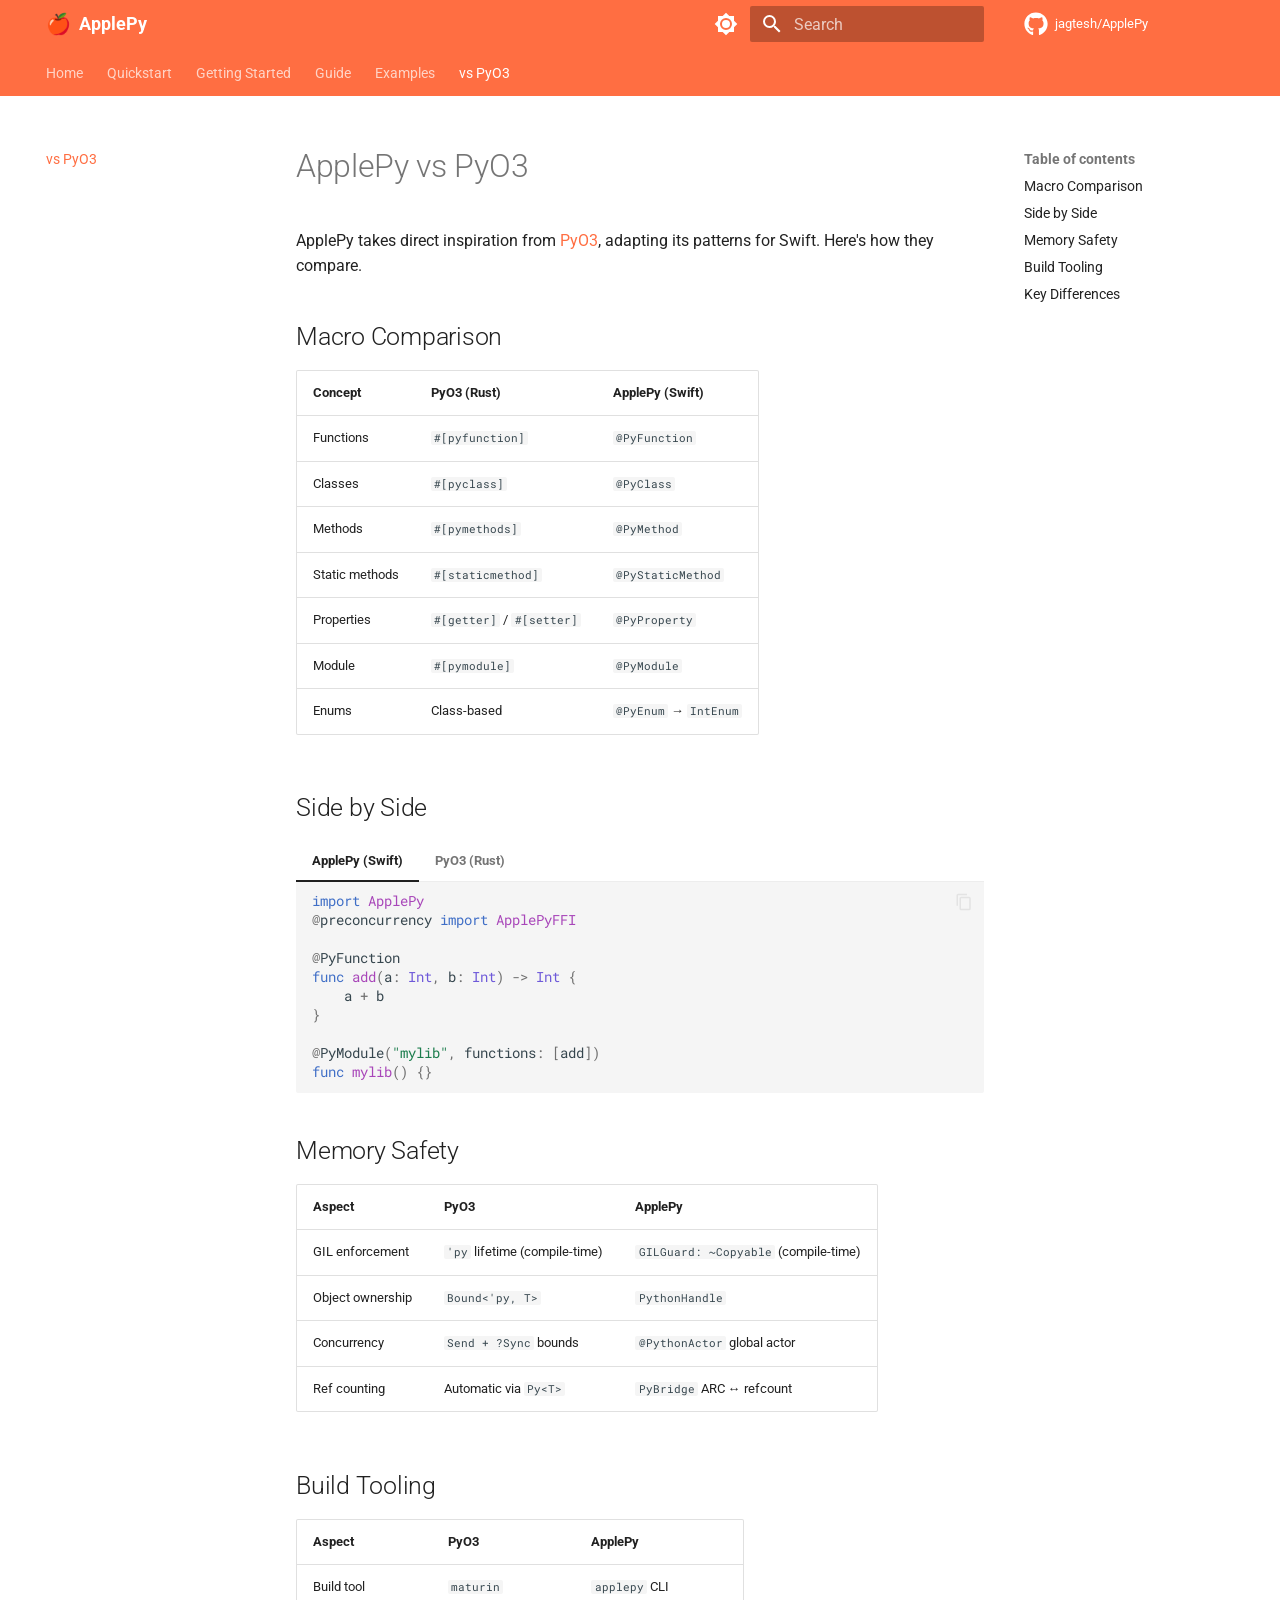
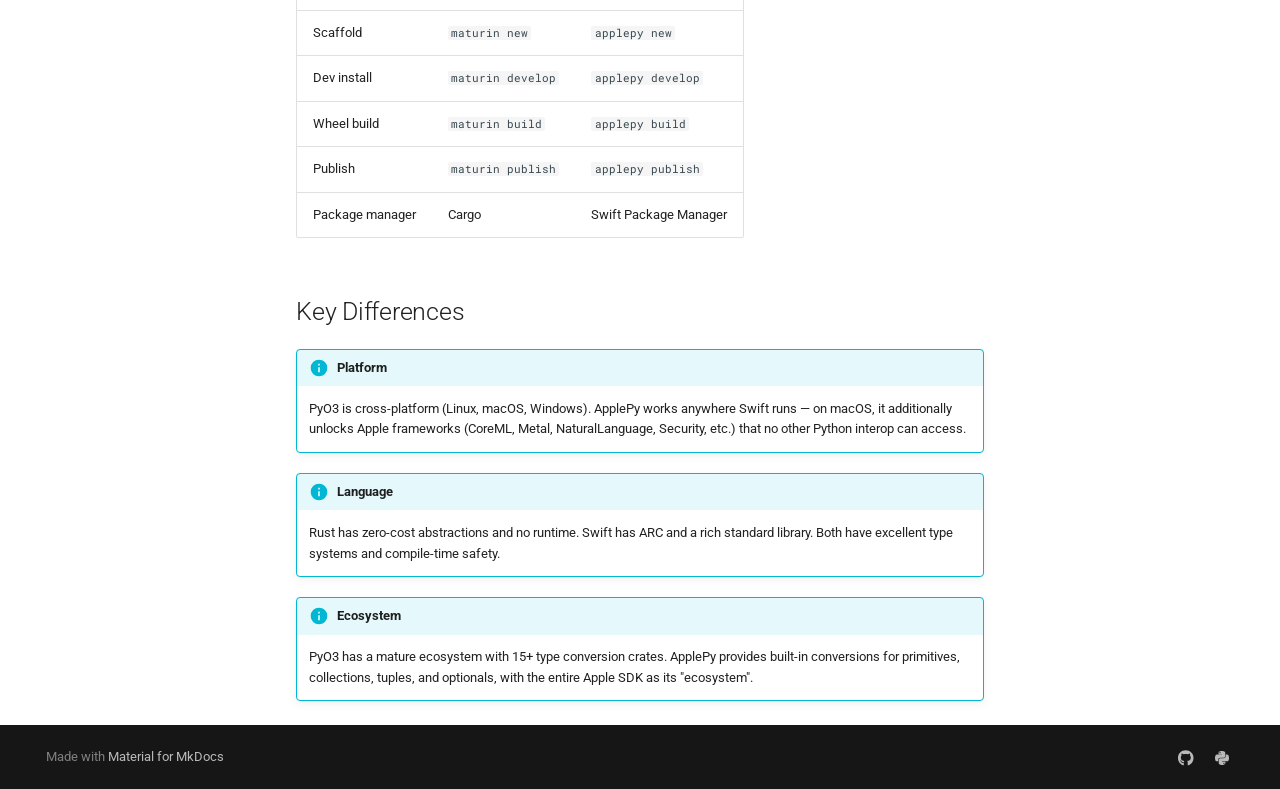
<file: comparison/index.html>
<!doctype html>
<html lang="en" class="no-js">
  <head>
    
      <meta charset="utf-8">
      <meta name="viewport" content="width=device-width,initial-scale=1">
      
        <meta name="description" content="Create native Python extensions in Swift">
      
      
      
        <link rel="canonical" href="https://jagtesh.github.io/ApplePy/comparison/">
      
      
        <link rel="prev" href="../examples/pycoreml/">
      
      
      
      <link rel="icon" href="../assets/images/favicon.png">
      <meta name="generator" content="mkdocs-1.6.1, mkdocs-material-9.5.49">
    
    
      
        <title>vs PyO3 - ApplePy</title>
      
    
    
      <link rel="stylesheet" href="../assets/stylesheets/main.6f8fc17f.min.css">
      
        
        <link rel="stylesheet" href="../assets/stylesheets/palette.06af60db.min.css">
      
      


    
    
      
    
    
      
        
        
        <link rel="preconnect" href="https://fonts.gstatic.com" crossorigin>
        <link rel="stylesheet" href="https://fonts.googleapis.com/css?family=Roboto:300,300i,400,400i,700,700i%7CRoboto+Mono:400,400i,700,700i&display=fallback">
        <style>:root{--md-text-font:"Roboto";--md-code-font:"Roboto Mono"}</style>
      
    
    
      <link rel="stylesheet" href="../assets/extra.css">
    
    <script>__md_scope=new URL("..",location),__md_hash=e=>[...e].reduce(((e,_)=>(e<<5)-e+_.charCodeAt(0)),0),__md_get=(e,_=localStorage,t=__md_scope)=>JSON.parse(_.getItem(t.pathname+"."+e)),__md_set=(e,_,t=localStorage,a=__md_scope)=>{try{t.setItem(a.pathname+"."+e,JSON.stringify(_))}catch(e){}}</script>
    
      

    
    
    
  </head>
  
  
    
    
      
    
    
    
    
    <body dir="ltr" data-md-color-scheme="default" data-md-color-primary="deep-orange" data-md-color-accent="amber">
  
    
    <input class="md-toggle" data-md-toggle="drawer" type="checkbox" id="__drawer" autocomplete="off">
    <input class="md-toggle" data-md-toggle="search" type="checkbox" id="__search" autocomplete="off">
    <label class="md-overlay" for="__drawer"></label>
    <div data-md-component="skip">
      
        
        <a href="#applepy-vs-pyo3" class="md-skip">
          Skip to content
        </a>
      
    </div>
    <div data-md-component="announce">
      
    </div>
    
    
      

<header class="md-header" data-md-component="header">
  <nav class="md-header__inner md-grid" aria-label="Header">
    <a href=".." title="ApplePy" class="md-header__button md-logo" aria-label="ApplePy" data-md-component="logo">
      
  
  <svg xmlns="http://www.w3.org/2000/svg" viewBox="0 0 24 24"><path d="M12 8a3 3 0 0 0 3-3 3 3 0 0 0-3-3 3 3 0 0 0-3 3 3 3 0 0 0 3 3m0 3.54C9.64 9.35 6.5 8 3 8v11c3.5 0 6.64 1.35 9 3.54 2.36-2.19 5.5-3.54 9-3.54V8c-3.5 0-6.64 1.35-9 3.54"/></svg>

    </a>
    <label class="md-header__button md-icon" for="__drawer">
      
      <svg xmlns="http://www.w3.org/2000/svg" viewBox="0 0 24 24"><path d="M3 6h18v2H3zm0 5h18v2H3zm0 5h18v2H3z"/></svg>
    </label>
    <div class="md-header__title" data-md-component="header-title">
      <div class="md-header__ellipsis">
        <div class="md-header__topic">
          <span class="md-ellipsis">
            ApplePy
          </span>
        </div>
        <div class="md-header__topic" data-md-component="header-topic">
          <span class="md-ellipsis">
            
              vs PyO3
            
          </span>
        </div>
      </div>
    </div>
    
      
        <form class="md-header__option" data-md-component="palette">
  
    
    
    
    <input class="md-option" data-md-color-media="" data-md-color-scheme="default" data-md-color-primary="deep-orange" data-md-color-accent="amber"  aria-label="Switch to dark mode"  type="radio" name="__palette" id="__palette_0">
    
      <label class="md-header__button md-icon" title="Switch to dark mode" for="__palette_1" hidden>
        <svg xmlns="http://www.w3.org/2000/svg" viewBox="0 0 24 24"><path d="M12 8a4 4 0 0 0-4 4 4 4 0 0 0 4 4 4 4 0 0 0 4-4 4 4 0 0 0-4-4m0 10a6 6 0 0 1-6-6 6 6 0 0 1 6-6 6 6 0 0 1 6 6 6 6 0 0 1-6 6m8-9.31V4h-4.69L12 .69 8.69 4H4v4.69L.69 12 4 15.31V20h4.69L12 23.31 15.31 20H20v-4.69L23.31 12z"/></svg>
      </label>
    
  
    
    
    
    <input class="md-option" data-md-color-media="" data-md-color-scheme="slate" data-md-color-primary="deep-orange" data-md-color-accent="amber"  aria-label="Switch to light mode"  type="radio" name="__palette" id="__palette_1">
    
      <label class="md-header__button md-icon" title="Switch to light mode" for="__palette_0" hidden>
        <svg xmlns="http://www.w3.org/2000/svg" viewBox="0 0 24 24"><path d="M12 18c-.89 0-1.74-.2-2.5-.55C11.56 16.5 13 14.42 13 12s-1.44-4.5-3.5-5.45C10.26 6.2 11.11 6 12 6a6 6 0 0 1 6 6 6 6 0 0 1-6 6m8-9.31V4h-4.69L12 .69 8.69 4H4v4.69L.69 12 4 15.31V20h4.69L12 23.31 15.31 20H20v-4.69L23.31 12z"/></svg>
      </label>
    
  
</form>
      
    
    
      <script>var palette=__md_get("__palette");if(palette&&palette.color){if("(prefers-color-scheme)"===palette.color.media){var media=matchMedia("(prefers-color-scheme: light)"),input=document.querySelector(media.matches?"[data-md-color-media='(prefers-color-scheme: light)']":"[data-md-color-media='(prefers-color-scheme: dark)']");palette.color.media=input.getAttribute("data-md-color-media"),palette.color.scheme=input.getAttribute("data-md-color-scheme"),palette.color.primary=input.getAttribute("data-md-color-primary"),palette.color.accent=input.getAttribute("data-md-color-accent")}for(var[key,value]of Object.entries(palette.color))document.body.setAttribute("data-md-color-"+key,value)}</script>
    
    
    
      <label class="md-header__button md-icon" for="__search">
        
        <svg xmlns="http://www.w3.org/2000/svg" viewBox="0 0 24 24"><path d="M9.5 3A6.5 6.5 0 0 1 16 9.5c0 1.61-.59 3.09-1.56 4.23l.27.27h.79l5 5-1.5 1.5-5-5v-.79l-.27-.27A6.52 6.52 0 0 1 9.5 16 6.5 6.5 0 0 1 3 9.5 6.5 6.5 0 0 1 9.5 3m0 2C7 5 5 7 5 9.5S7 14 9.5 14 14 12 14 9.5 12 5 9.5 5"/></svg>
      </label>
      <div class="md-search" data-md-component="search" role="dialog">
  <label class="md-search__overlay" for="__search"></label>
  <div class="md-search__inner" role="search">
    <form class="md-search__form" name="search">
      <input type="text" class="md-search__input" name="query" aria-label="Search" placeholder="Search" autocapitalize="off" autocorrect="off" autocomplete="off" spellcheck="false" data-md-component="search-query" required>
      <label class="md-search__icon md-icon" for="__search">
        
        <svg xmlns="http://www.w3.org/2000/svg" viewBox="0 0 24 24"><path d="M9.5 3A6.5 6.5 0 0 1 16 9.5c0 1.61-.59 3.09-1.56 4.23l.27.27h.79l5 5-1.5 1.5-5-5v-.79l-.27-.27A6.52 6.52 0 0 1 9.5 16 6.5 6.5 0 0 1 3 9.5 6.5 6.5 0 0 1 9.5 3m0 2C7 5 5 7 5 9.5S7 14 9.5 14 14 12 14 9.5 12 5 9.5 5"/></svg>
        
        <svg xmlns="http://www.w3.org/2000/svg" viewBox="0 0 24 24"><path d="M20 11v2H8l5.5 5.5-1.42 1.42L4.16 12l7.92-7.92L13.5 5.5 8 11z"/></svg>
      </label>
      <nav class="md-search__options" aria-label="Search">
        
        <button type="reset" class="md-search__icon md-icon" title="Clear" aria-label="Clear" tabindex="-1">
          
          <svg xmlns="http://www.w3.org/2000/svg" viewBox="0 0 24 24"><path d="M19 6.41 17.59 5 12 10.59 6.41 5 5 6.41 10.59 12 5 17.59 6.41 19 12 13.41 17.59 19 19 17.59 13.41 12z"/></svg>
        </button>
      </nav>
      
        <div class="md-search__suggest" data-md-component="search-suggest"></div>
      
    </form>
    <div class="md-search__output">
      <div class="md-search__scrollwrap" tabindex="0" data-md-scrollfix>
        <div class="md-search-result" data-md-component="search-result">
          <div class="md-search-result__meta">
            Initializing search
          </div>
          <ol class="md-search-result__list" role="presentation"></ol>
        </div>
      </div>
    </div>
  </div>
</div>
    
    
      <div class="md-header__source">
        <a href="https://github.com/jagtesh/ApplePy" title="Go to repository" class="md-source" data-md-component="source">
  <div class="md-source__icon md-icon">
    
    <svg xmlns="http://www.w3.org/2000/svg" viewBox="0 0 496 512"><!--! Font Awesome Free 6.7.1 by @fontawesome - https://fontawesome.com License - https://fontawesome.com/license/free (Icons: CC BY 4.0, Fonts: SIL OFL 1.1, Code: MIT License) Copyright 2024 Fonticons, Inc.--><path d="M165.9 397.4c0 2-2.3 3.6-5.2 3.6-3.3.3-5.6-1.3-5.6-3.6 0-2 2.3-3.6 5.2-3.6 3-.3 5.6 1.3 5.6 3.6m-31.1-4.5c-.7 2 1.3 4.3 4.3 4.9 2.6 1 5.6 0 6.2-2s-1.3-4.3-4.3-5.2c-2.6-.7-5.5.3-6.2 2.3m44.2-1.7c-2.9.7-4.9 2.6-4.6 4.9.3 2 2.9 3.3 5.9 2.6 2.9-.7 4.9-2.6 4.6-4.6-.3-1.9-3-3.2-5.9-2.9M244.8 8C106.1 8 0 113.3 0 252c0 110.9 69.8 205.8 169.5 239.2 12.8 2.3 17.3-5.6 17.3-12.1 0-6.2-.3-40.4-.3-61.4 0 0-70 15-84.7-29.8 0 0-11.4-29.1-27.8-36.6 0 0-22.9-15.7 1.6-15.4 0 0 24.9 2 38.6 25.8 21.9 38.6 58.6 27.5 72.9 20.9 2.3-16 8.8-27.1 16-33.7-55.9-6.2-112.3-14.3-112.3-110.5 0-27.5 7.6-41.3 23.6-58.9-2.6-6.5-11.1-33.3 2.6-67.9 20.9-6.5 69 27 69 27 20-5.6 41.5-8.5 62.8-8.5s42.8 2.9 62.8 8.5c0 0 48.1-33.6 69-27 13.7 34.7 5.2 61.4 2.6 67.9 16 17.7 25.8 31.5 25.8 58.9 0 96.5-58.9 104.2-114.8 110.5 9.2 7.9 17 22.9 17 46.4 0 33.7-.3 75.4-.3 83.6 0 6.5 4.6 14.4 17.3 12.1C428.2 457.8 496 362.9 496 252 496 113.3 383.5 8 244.8 8M97.2 352.9c-1.3 1-1 3.3.7 5.2 1.6 1.6 3.9 2.3 5.2 1 1.3-1 1-3.3-.7-5.2-1.6-1.6-3.9-2.3-5.2-1m-10.8-8.1c-.7 1.3.3 2.9 2.3 3.9 1.6 1 3.6.7 4.3-.7.7-1.3-.3-2.9-2.3-3.9-2-.6-3.6-.3-4.3.7m32.4 35.6c-1.6 1.3-1 4.3 1.3 6.2 2.3 2.3 5.2 2.6 6.5 1 1.3-1.3.7-4.3-1.3-6.2-2.2-2.3-5.2-2.6-6.5-1m-11.4-14.7c-1.6 1-1.6 3.6 0 5.9s4.3 3.3 5.6 2.3c1.6-1.3 1.6-3.9 0-6.2-1.4-2.3-4-3.3-5.6-2"/></svg>
  </div>
  <div class="md-source__repository">
    jagtesh/ApplePy
  </div>
</a>
      </div>
    
  </nav>
  
</header>
    
    <div class="md-container" data-md-component="container">
      
      
        
          
            
<nav class="md-tabs" aria-label="Tabs" data-md-component="tabs">
  <div class="md-grid">
    <ul class="md-tabs__list">
      
        
  
  
  
    <li class="md-tabs__item">
      <a href=".." class="md-tabs__link">
        
  
    
  
  Home

      </a>
    </li>
  

      
        
  
  
  
    <li class="md-tabs__item">
      <a href="../quickstart/" class="md-tabs__link">
        
  
    
  
  Quickstart

      </a>
    </li>
  

      
        
  
  
  
    <li class="md-tabs__item">
      <a href="../getting-started/" class="md-tabs__link">
        
  
    
  
  Getting Started

      </a>
    </li>
  

      
        
  
  
  
    
    
      <li class="md-tabs__item">
        <a href="../guide/macros/" class="md-tabs__link">
          
  
  Guide

        </a>
      </li>
    
  

      
        
  
  
  
    
    
      <li class="md-tabs__item">
        <a href="../examples/" class="md-tabs__link">
          
  
  Examples

        </a>
      </li>
    
  

      
        
  
  
    
  
  
    <li class="md-tabs__item md-tabs__item--active">
      <a href="./" class="md-tabs__link">
        
  
    
  
  vs PyO3

      </a>
    </li>
  

      
    </ul>
  </div>
</nav>
          
        
      
      <main class="md-main" data-md-component="main">
        <div class="md-main__inner md-grid">
          
            
              
              <div class="md-sidebar md-sidebar--primary" data-md-component="sidebar" data-md-type="navigation" >
                <div class="md-sidebar__scrollwrap">
                  <div class="md-sidebar__inner">
                    


  


<nav class="md-nav md-nav--primary md-nav--lifted" aria-label="Navigation" data-md-level="0">
  <label class="md-nav__title" for="__drawer">
    <a href=".." title="ApplePy" class="md-nav__button md-logo" aria-label="ApplePy" data-md-component="logo">
      
  
  <svg xmlns="http://www.w3.org/2000/svg" viewBox="0 0 24 24"><path d="M12 8a3 3 0 0 0 3-3 3 3 0 0 0-3-3 3 3 0 0 0-3 3 3 3 0 0 0 3 3m0 3.54C9.64 9.35 6.5 8 3 8v11c3.5 0 6.64 1.35 9 3.54 2.36-2.19 5.5-3.54 9-3.54V8c-3.5 0-6.64 1.35-9 3.54"/></svg>

    </a>
    ApplePy
  </label>
  
    <div class="md-nav__source">
      <a href="https://github.com/jagtesh/ApplePy" title="Go to repository" class="md-source" data-md-component="source">
  <div class="md-source__icon md-icon">
    
    <svg xmlns="http://www.w3.org/2000/svg" viewBox="0 0 496 512"><!--! Font Awesome Free 6.7.1 by @fontawesome - https://fontawesome.com License - https://fontawesome.com/license/free (Icons: CC BY 4.0, Fonts: SIL OFL 1.1, Code: MIT License) Copyright 2024 Fonticons, Inc.--><path d="M165.9 397.4c0 2-2.3 3.6-5.2 3.6-3.3.3-5.6-1.3-5.6-3.6 0-2 2.3-3.6 5.2-3.6 3-.3 5.6 1.3 5.6 3.6m-31.1-4.5c-.7 2 1.3 4.3 4.3 4.9 2.6 1 5.6 0 6.2-2s-1.3-4.3-4.3-5.2c-2.6-.7-5.5.3-6.2 2.3m44.2-1.7c-2.9.7-4.9 2.6-4.6 4.9.3 2 2.9 3.3 5.9 2.6 2.9-.7 4.9-2.6 4.6-4.6-.3-1.9-3-3.2-5.9-2.9M244.8 8C106.1 8 0 113.3 0 252c0 110.9 69.8 205.8 169.5 239.2 12.8 2.3 17.3-5.6 17.3-12.1 0-6.2-.3-40.4-.3-61.4 0 0-70 15-84.7-29.8 0 0-11.4-29.1-27.8-36.6 0 0-22.9-15.7 1.6-15.4 0 0 24.9 2 38.6 25.8 21.9 38.6 58.6 27.5 72.9 20.9 2.3-16 8.8-27.1 16-33.7-55.9-6.2-112.3-14.3-112.3-110.5 0-27.5 7.6-41.3 23.6-58.9-2.6-6.5-11.1-33.3 2.6-67.9 20.9-6.5 69 27 69 27 20-5.6 41.5-8.5 62.8-8.5s42.8 2.9 62.8 8.5c0 0 48.1-33.6 69-27 13.7 34.7 5.2 61.4 2.6 67.9 16 17.7 25.8 31.5 25.8 58.9 0 96.5-58.9 104.2-114.8 110.5 9.2 7.9 17 22.9 17 46.4 0 33.7-.3 75.4-.3 83.6 0 6.5 4.6 14.4 17.3 12.1C428.2 457.8 496 362.9 496 252 496 113.3 383.5 8 244.8 8M97.2 352.9c-1.3 1-1 3.3.7 5.2 1.6 1.6 3.9 2.3 5.2 1 1.3-1 1-3.3-.7-5.2-1.6-1.6-3.9-2.3-5.2-1m-10.8-8.1c-.7 1.3.3 2.9 2.3 3.9 1.6 1 3.6.7 4.3-.7.7-1.3-.3-2.9-2.3-3.9-2-.6-3.6-.3-4.3.7m32.4 35.6c-1.6 1.3-1 4.3 1.3 6.2 2.3 2.3 5.2 2.6 6.5 1 1.3-1.3.7-4.3-1.3-6.2-2.2-2.3-5.2-2.6-6.5-1m-11.4-14.7c-1.6 1-1.6 3.6 0 5.9s4.3 3.3 5.6 2.3c1.6-1.3 1.6-3.9 0-6.2-1.4-2.3-4-3.3-5.6-2"/></svg>
  </div>
  <div class="md-source__repository">
    jagtesh/ApplePy
  </div>
</a>
    </div>
  
  <ul class="md-nav__list" data-md-scrollfix>
    
      
      
  
  
  
  
    <li class="md-nav__item">
      <a href=".." class="md-nav__link">
        
  
  <span class="md-ellipsis">
    Home
  </span>
  

      </a>
    </li>
  

    
      
      
  
  
  
  
    <li class="md-nav__item">
      <a href="../quickstart/" class="md-nav__link">
        
  
  <span class="md-ellipsis">
    Quickstart
  </span>
  

      </a>
    </li>
  

    
      
      
  
  
  
  
    <li class="md-nav__item">
      <a href="../getting-started/" class="md-nav__link">
        
  
  <span class="md-ellipsis">
    Getting Started
  </span>
  

      </a>
    </li>
  

    
      
      
  
  
  
  
    
    
    
      
      
        
      
    
    
    <li class="md-nav__item md-nav__item--nested">
      
        
        
        <input class="md-nav__toggle md-toggle " type="checkbox" id="__nav_4" >
        
          
          <label class="md-nav__link" for="__nav_4" id="__nav_4_label" tabindex="0">
            
  
  <span class="md-ellipsis">
    Guide
  </span>
  

            <span class="md-nav__icon md-icon"></span>
          </label>
        
        <nav class="md-nav" data-md-level="1" aria-labelledby="__nav_4_label" aria-expanded="false">
          <label class="md-nav__title" for="__nav_4">
            <span class="md-nav__icon md-icon"></span>
            Guide
          </label>
          <ul class="md-nav__list" data-md-scrollfix>
            
              
                
  
  
  
  
    <li class="md-nav__item">
      <a href="../guide/macros/" class="md-nav__link">
        
  
  <span class="md-ellipsis">
    Macros Reference
  </span>
  

      </a>
    </li>
  

              
            
              
                
  
  
  
  
    <li class="md-nav__item">
      <a href="../guide/type-conversion/" class="md-nav__link">
        
  
  <span class="md-ellipsis">
    Type Conversion
  </span>
  

      </a>
    </li>
  

              
            
              
                
  
  
  
  
    <li class="md-nav__item">
      <a href="../guide/memory-management/" class="md-nav__link">
        
  
  <span class="md-ellipsis">
    Memory Management
  </span>
  

      </a>
    </li>
  

              
            
              
                
  
  
  
  
    <li class="md-nav__item">
      <a href="../guide/building/" class="md-nav__link">
        
  
  <span class="md-ellipsis">
    Building & Packaging
  </span>
  

      </a>
    </li>
  

              
            
          </ul>
        </nav>
      
    </li>
  

    
      
      
  
  
  
  
    
    
    
      
      
        
      
    
    
    <li class="md-nav__item md-nav__item--nested">
      
        
        
        <input class="md-nav__toggle md-toggle " type="checkbox" id="__nav_5" >
        
          
          <label class="md-nav__link" for="__nav_5" id="__nav_5_label" tabindex="0">
            
  
  <span class="md-ellipsis">
    Examples
  </span>
  

            <span class="md-nav__icon md-icon"></span>
          </label>
        
        <nav class="md-nav" data-md-level="1" aria-labelledby="__nav_5_label" aria-expanded="false">
          <label class="md-nav__title" for="__nav_5">
            <span class="md-nav__icon md-icon"></span>
            Examples
          </label>
          <ul class="md-nav__list" data-md-scrollfix>
            
              
                
  
  
  
  
    <li class="md-nav__item">
      <a href="../examples/" class="md-nav__link">
        
  
  <span class="md-ellipsis">
    Overview
  </span>
  

      </a>
    </li>
  

              
            
              
                
  
  
  
  
    <li class="md-nav__item">
      <a href="../examples/swiftkeychain/" class="md-nav__link">
        
  
  <span class="md-ellipsis">
    SwiftKeychain
  </span>
  

      </a>
    </li>
  

              
            
              
                
  
  
  
  
    <li class="md-nav__item">
      <a href="../examples/pynatural/" class="md-nav__link">
        
  
  <span class="md-ellipsis">
    PyNatural
  </span>
  

      </a>
    </li>
  

              
            
              
                
  
  
  
  
    <li class="md-nav__item">
      <a href="../examples/pycoreml/" class="md-nav__link">
        
  
  <span class="md-ellipsis">
    PyCoreML
  </span>
  

      </a>
    </li>
  

              
            
          </ul>
        </nav>
      
    </li>
  

    
      
      
  
  
    
  
  
  
    <li class="md-nav__item md-nav__item--active">
      
      <input class="md-nav__toggle md-toggle" type="checkbox" id="__toc">
      
      
        
      
      
        <label class="md-nav__link md-nav__link--active" for="__toc">
          
  
  <span class="md-ellipsis">
    vs PyO3
  </span>
  

          <span class="md-nav__icon md-icon"></span>
        </label>
      
      <a href="./" class="md-nav__link md-nav__link--active">
        
  
  <span class="md-ellipsis">
    vs PyO3
  </span>
  

      </a>
      
        

<nav class="md-nav md-nav--secondary" aria-label="Table of contents">
  
  
  
    
  
  
    <label class="md-nav__title" for="__toc">
      <span class="md-nav__icon md-icon"></span>
      Table of contents
    </label>
    <ul class="md-nav__list" data-md-component="toc" data-md-scrollfix>
      
        <li class="md-nav__item">
  <a href="#macro-comparison" class="md-nav__link">
    <span class="md-ellipsis">
      Macro Comparison
    </span>
  </a>
  
</li>
      
        <li class="md-nav__item">
  <a href="#side-by-side" class="md-nav__link">
    <span class="md-ellipsis">
      Side by Side
    </span>
  </a>
  
</li>
      
        <li class="md-nav__item">
  <a href="#memory-safety" class="md-nav__link">
    <span class="md-ellipsis">
      Memory Safety
    </span>
  </a>
  
</li>
      
        <li class="md-nav__item">
  <a href="#build-tooling" class="md-nav__link">
    <span class="md-ellipsis">
      Build Tooling
    </span>
  </a>
  
</li>
      
        <li class="md-nav__item">
  <a href="#key-differences" class="md-nav__link">
    <span class="md-ellipsis">
      Key Differences
    </span>
  </a>
  
</li>
      
    </ul>
  
</nav>
      
    </li>
  

    
  </ul>
</nav>
                  </div>
                </div>
              </div>
            
            
              
              <div class="md-sidebar md-sidebar--secondary" data-md-component="sidebar" data-md-type="toc" >
                <div class="md-sidebar__scrollwrap">
                  <div class="md-sidebar__inner">
                    

<nav class="md-nav md-nav--secondary" aria-label="Table of contents">
  
  
  
    
  
  
    <label class="md-nav__title" for="__toc">
      <span class="md-nav__icon md-icon"></span>
      Table of contents
    </label>
    <ul class="md-nav__list" data-md-component="toc" data-md-scrollfix>
      
        <li class="md-nav__item">
  <a href="#macro-comparison" class="md-nav__link">
    <span class="md-ellipsis">
      Macro Comparison
    </span>
  </a>
  
</li>
      
        <li class="md-nav__item">
  <a href="#side-by-side" class="md-nav__link">
    <span class="md-ellipsis">
      Side by Side
    </span>
  </a>
  
</li>
      
        <li class="md-nav__item">
  <a href="#memory-safety" class="md-nav__link">
    <span class="md-ellipsis">
      Memory Safety
    </span>
  </a>
  
</li>
      
        <li class="md-nav__item">
  <a href="#build-tooling" class="md-nav__link">
    <span class="md-ellipsis">
      Build Tooling
    </span>
  </a>
  
</li>
      
        <li class="md-nav__item">
  <a href="#key-differences" class="md-nav__link">
    <span class="md-ellipsis">
      Key Differences
    </span>
  </a>
  
</li>
      
    </ul>
  
</nav>
                  </div>
                </div>
              </div>
            
          
          
            <div class="md-content" data-md-component="content">
              <article class="md-content__inner md-typeset">
                
                  

  
  


<h1 id="applepy-vs-pyo3">ApplePy vs PyO3</h1>
<p>ApplePy takes direct inspiration from <a href="https://pyo3.rs">PyO3</a>, adapting its patterns for Swift. Here's how they compare.</p>
<h2 id="macro-comparison">Macro Comparison</h2>
<table>
<thead>
<tr>
<th>Concept</th>
<th>PyO3 (Rust)</th>
<th>ApplePy (Swift)</th>
</tr>
</thead>
<tbody>
<tr>
<td>Functions</td>
<td><code>#[pyfunction]</code></td>
<td><code>@PyFunction</code></td>
</tr>
<tr>
<td>Classes</td>
<td><code>#[pyclass]</code></td>
<td><code>@PyClass</code></td>
</tr>
<tr>
<td>Methods</td>
<td><code>#[pymethods]</code></td>
<td><code>@PyMethod</code></td>
</tr>
<tr>
<td>Static methods</td>
<td><code>#[staticmethod]</code></td>
<td><code>@PyStaticMethod</code></td>
</tr>
<tr>
<td>Properties</td>
<td><code>#[getter]</code> / <code>#[setter]</code></td>
<td><code>@PyProperty</code></td>
</tr>
<tr>
<td>Module</td>
<td><code>#[pymodule]</code></td>
<td><code>@PyModule</code></td>
</tr>
<tr>
<td>Enums</td>
<td>Class-based</td>
<td><code>@PyEnum</code> → <code>IntEnum</code></td>
</tr>
</tbody>
</table>
<h2 id="side-by-side">Side by Side</h2>
<div class="tabbed-set tabbed-alternate" data-tabs="1:2"><input checked="checked" id="__tabbed_1_1" name="__tabbed_1" type="radio" /><input id="__tabbed_1_2" name="__tabbed_1" type="radio" /><div class="tabbed-labels"><label for="__tabbed_1_1">ApplePy (Swift)</label><label for="__tabbed_1_2">PyO3 (Rust)</label></div>
<div class="tabbed-content">
<div class="tabbed-block">
<div class="highlight"><pre><span></span><code><a id="__codelineno-0-1" name="__codelineno-0-1" href="#__codelineno-0-1"></a><span class="kd">import</span><span class="w"> </span><span class="nc">ApplePy</span>
<a id="__codelineno-0-2" name="__codelineno-0-2" href="#__codelineno-0-2"></a><span class="p">@</span><span class="n">preconcurrency</span><span class="w"> </span><span class="kd">import</span><span class="w"> </span><span class="nc">ApplePyFFI</span>
<a id="__codelineno-0-3" name="__codelineno-0-3" href="#__codelineno-0-3"></a>
<a id="__codelineno-0-4" name="__codelineno-0-4" href="#__codelineno-0-4"></a><span class="p">@</span><span class="n">PyFunction</span>
<a id="__codelineno-0-5" name="__codelineno-0-5" href="#__codelineno-0-5"></a><span class="kd">func</span><span class="w"> </span><span class="nf">add</span><span class="p">(</span><span class="n">a</span><span class="p">:</span><span class="w"> </span><span class="nb">Int</span><span class="p">,</span><span class="w"> </span><span class="n">b</span><span class="p">:</span><span class="w"> </span><span class="nb">Int</span><span class="p">)</span><span class="w"> </span><span class="p">-&gt;</span><span class="w"> </span><span class="nb">Int</span><span class="w"> </span><span class="p">{</span>
<a id="__codelineno-0-6" name="__codelineno-0-6" href="#__codelineno-0-6"></a><span class="w">    </span><span class="n">a</span><span class="w"> </span><span class="o">+</span><span class="w"> </span><span class="n">b</span>
<a id="__codelineno-0-7" name="__codelineno-0-7" href="#__codelineno-0-7"></a><span class="p">}</span>
<a id="__codelineno-0-8" name="__codelineno-0-8" href="#__codelineno-0-8"></a>
<a id="__codelineno-0-9" name="__codelineno-0-9" href="#__codelineno-0-9"></a><span class="p">@</span><span class="n">PyModule</span><span class="p">(</span><span class="s">&quot;mylib&quot;</span><span class="p">,</span><span class="w"> </span><span class="n">functions</span><span class="p">:</span><span class="w"> </span><span class="p">[</span><span class="n">add</span><span class="p">])</span>
<a id="__codelineno-0-10" name="__codelineno-0-10" href="#__codelineno-0-10"></a><span class="kd">func</span><span class="w"> </span><span class="nf">mylib</span><span class="p">()</span><span class="w"> </span><span class="p">{}</span>
</code></pre></div>
</div>
<div class="tabbed-block">
<div class="highlight"><pre><span></span><code><a id="__codelineno-1-1" name="__codelineno-1-1" href="#__codelineno-1-1"></a><span class="k">use</span><span class="w"> </span><span class="n">pyo3</span><span class="p">::</span><span class="n">prelude</span><span class="p">::</span><span class="o">*</span><span class="p">;</span>
<a id="__codelineno-1-2" name="__codelineno-1-2" href="#__codelineno-1-2"></a>
<a id="__codelineno-1-3" name="__codelineno-1-3" href="#__codelineno-1-3"></a><span class="cp">#[pyfunction]</span>
<a id="__codelineno-1-4" name="__codelineno-1-4" href="#__codelineno-1-4"></a><span class="k">fn</span><span class="w"> </span><span class="nf">add</span><span class="p">(</span><span class="n">a</span><span class="p">:</span><span class="w"> </span><span class="kt">i64</span><span class="p">,</span><span class="w"> </span><span class="n">b</span><span class="p">:</span><span class="w"> </span><span class="kt">i64</span><span class="p">)</span><span class="w"> </span><span class="p">-&gt;</span><span class="w"> </span><span class="kt">i64</span><span class="w"> </span><span class="p">{</span>
<a id="__codelineno-1-5" name="__codelineno-1-5" href="#__codelineno-1-5"></a><span class="w">    </span><span class="n">a</span><span class="w"> </span><span class="o">+</span><span class="w"> </span><span class="n">b</span>
<a id="__codelineno-1-6" name="__codelineno-1-6" href="#__codelineno-1-6"></a><span class="p">}</span>
<a id="__codelineno-1-7" name="__codelineno-1-7" href="#__codelineno-1-7"></a>
<a id="__codelineno-1-8" name="__codelineno-1-8" href="#__codelineno-1-8"></a><span class="cp">#[pymodule]</span>
<a id="__codelineno-1-9" name="__codelineno-1-9" href="#__codelineno-1-9"></a><span class="k">fn</span><span class="w"> </span><span class="nf">mylib</span><span class="p">(</span><span class="n">m</span><span class="p">:</span><span class="w"> </span><span class="kp">&amp;</span><span class="nc">Bound</span><span class="o">&lt;&#39;</span><span class="nb">_</span><span class="p">,</span><span class="w"> </span><span class="n">PyModule</span><span class="o">&gt;</span><span class="p">)</span><span class="w"> </span><span class="p">-&gt;</span><span class="w"> </span><span class="nc">PyResult</span><span class="o">&lt;</span><span class="p">()</span><span class="o">&gt;</span><span class="w"> </span><span class="p">{</span>
<a id="__codelineno-1-10" name="__codelineno-1-10" href="#__codelineno-1-10"></a><span class="w">    </span><span class="n">m</span><span class="p">.</span><span class="n">add_function</span><span class="p">(</span><span class="n">wrap_pyfunction</span><span class="o">!</span><span class="p">(</span><span class="n">add</span><span class="p">,</span><span class="w"> </span><span class="n">m</span><span class="p">)</span><span class="o">?</span><span class="p">)</span><span class="o">?</span><span class="p">;</span>
<a id="__codelineno-1-11" name="__codelineno-1-11" href="#__codelineno-1-11"></a><span class="w">    </span><span class="nb">Ok</span><span class="p">(())</span>
<a id="__codelineno-1-12" name="__codelineno-1-12" href="#__codelineno-1-12"></a><span class="p">}</span>
</code></pre></div>
</div>
</div>
</div>
<h2 id="memory-safety">Memory Safety</h2>
<table>
<thead>
<tr>
<th>Aspect</th>
<th>PyO3</th>
<th>ApplePy</th>
</tr>
</thead>
<tbody>
<tr>
<td>GIL enforcement</td>
<td><code>'py</code> lifetime (compile-time)</td>
<td><code>GILGuard: ~Copyable</code> (compile-time)</td>
</tr>
<tr>
<td>Object ownership</td>
<td><code>Bound&lt;'py, T&gt;</code></td>
<td><code>PythonHandle</code></td>
</tr>
<tr>
<td>Concurrency</td>
<td><code>Send + ?Sync</code> bounds</td>
<td><code>@PythonActor</code> global actor</td>
</tr>
<tr>
<td>Ref counting</td>
<td>Automatic via <code>Py&lt;T&gt;</code></td>
<td><code>PyBridge</code> ARC ↔ refcount</td>
</tr>
</tbody>
</table>
<h2 id="build-tooling">Build Tooling</h2>
<table>
<thead>
<tr>
<th>Aspect</th>
<th>PyO3</th>
<th>ApplePy</th>
</tr>
</thead>
<tbody>
<tr>
<td>Build tool</td>
<td><code>maturin</code></td>
<td><code>applepy</code> CLI</td>
</tr>
<tr>
<td>Scaffold</td>
<td><code>maturin new</code></td>
<td><code>applepy new</code></td>
</tr>
<tr>
<td>Dev install</td>
<td><code>maturin develop</code></td>
<td><code>applepy develop</code></td>
</tr>
<tr>
<td>Wheel build</td>
<td><code>maturin build</code></td>
<td><code>applepy build</code></td>
</tr>
<tr>
<td>Publish</td>
<td><code>maturin publish</code></td>
<td><code>applepy publish</code></td>
</tr>
<tr>
<td>Package manager</td>
<td>Cargo</td>
<td>Swift Package Manager</td>
</tr>
</tbody>
</table>
<h2 id="key-differences">Key Differences</h2>
<div class="admonition info">
<p class="admonition-title">Platform</p>
<p>PyO3 is cross-platform (Linux, macOS, Windows). ApplePy works anywhere Swift runs — on macOS, it additionally unlocks Apple frameworks (CoreML, Metal, NaturalLanguage, Security, etc.) that no other Python interop can access.</p>
</div>
<div class="admonition info">
<p class="admonition-title">Language</p>
<p>Rust has zero-cost abstractions and no runtime. Swift has ARC and a rich standard library. Both have excellent type systems and compile-time safety.</p>
</div>
<div class="admonition info">
<p class="admonition-title">Ecosystem</p>
<p>PyO3 has a mature ecosystem with 15+ type conversion crates. ApplePy provides built-in conversions for primitives, collections, tuples, and optionals, with the entire Apple SDK as its "ecosystem".</p>
</div>












                
              </article>
            </div>
          
          
  <script>var tabs=__md_get("__tabs");if(Array.isArray(tabs))e:for(var set of document.querySelectorAll(".tabbed-set")){var labels=set.querySelector(".tabbed-labels");for(var tab of tabs)for(var label of labels.getElementsByTagName("label"))if(label.innerText.trim()===tab){var input=document.getElementById(label.htmlFor);input.checked=!0;continue e}}</script>

<script>var target=document.getElementById(location.hash.slice(1));target&&target.name&&(target.checked=target.name.startsWith("__tabbed_"))</script>
        </div>
        
          <button type="button" class="md-top md-icon" data-md-component="top" hidden>
  
  <svg xmlns="http://www.w3.org/2000/svg" viewBox="0 0 24 24"><path d="M13 20h-2V8l-5.5 5.5-1.42-1.42L12 4.16l7.92 7.92-1.42 1.42L13 8z"/></svg>
  Back to top
</button>
        
      </main>
      
        <footer class="md-footer">
  
  <div class="md-footer-meta md-typeset">
    <div class="md-footer-meta__inner md-grid">
      <div class="md-copyright">
  
  
    Made with
    <a href="https://squidfunk.github.io/mkdocs-material/" target="_blank" rel="noopener">
      Material for MkDocs
    </a>
  
</div>
      
        <div class="md-social">
  
    
    
    
    
      
      
    
    <a href="https://github.com/jagtesh" target="_blank" rel="noopener" title="github.com" class="md-social__link">
      <svg xmlns="http://www.w3.org/2000/svg" viewBox="0 0 496 512"><!--! Font Awesome Free 6.7.1 by @fontawesome - https://fontawesome.com License - https://fontawesome.com/license/free (Icons: CC BY 4.0, Fonts: SIL OFL 1.1, Code: MIT License) Copyright 2024 Fonticons, Inc.--><path d="M165.9 397.4c0 2-2.3 3.6-5.2 3.6-3.3.3-5.6-1.3-5.6-3.6 0-2 2.3-3.6 5.2-3.6 3-.3 5.6 1.3 5.6 3.6m-31.1-4.5c-.7 2 1.3 4.3 4.3 4.9 2.6 1 5.6 0 6.2-2s-1.3-4.3-4.3-5.2c-2.6-.7-5.5.3-6.2 2.3m44.2-1.7c-2.9.7-4.9 2.6-4.6 4.9.3 2 2.9 3.3 5.9 2.6 2.9-.7 4.9-2.6 4.6-4.6-.3-1.9-3-3.2-5.9-2.9M244.8 8C106.1 8 0 113.3 0 252c0 110.9 69.8 205.8 169.5 239.2 12.8 2.3 17.3-5.6 17.3-12.1 0-6.2-.3-40.4-.3-61.4 0 0-70 15-84.7-29.8 0 0-11.4-29.1-27.8-36.6 0 0-22.9-15.7 1.6-15.4 0 0 24.9 2 38.6 25.8 21.9 38.6 58.6 27.5 72.9 20.9 2.3-16 8.8-27.1 16-33.7-55.9-6.2-112.3-14.3-112.3-110.5 0-27.5 7.6-41.3 23.6-58.9-2.6-6.5-11.1-33.3 2.6-67.9 20.9-6.5 69 27 69 27 20-5.6 41.5-8.5 62.8-8.5s42.8 2.9 62.8 8.5c0 0 48.1-33.6 69-27 13.7 34.7 5.2 61.4 2.6 67.9 16 17.7 25.8 31.5 25.8 58.9 0 96.5-58.9 104.2-114.8 110.5 9.2 7.9 17 22.9 17 46.4 0 33.7-.3 75.4-.3 83.6 0 6.5 4.6 14.4 17.3 12.1C428.2 457.8 496 362.9 496 252 496 113.3 383.5 8 244.8 8M97.2 352.9c-1.3 1-1 3.3.7 5.2 1.6 1.6 3.9 2.3 5.2 1 1.3-1 1-3.3-.7-5.2-1.6-1.6-3.9-2.3-5.2-1m-10.8-8.1c-.7 1.3.3 2.9 2.3 3.9 1.6 1 3.6.7 4.3-.7.7-1.3-.3-2.9-2.3-3.9-2-.6-3.6-.3-4.3.7m32.4 35.6c-1.6 1.3-1 4.3 1.3 6.2 2.3 2.3 5.2 2.6 6.5 1 1.3-1.3.7-4.3-1.3-6.2-2.2-2.3-5.2-2.6-6.5-1m-11.4-14.7c-1.6 1-1.6 3.6 0 5.9s4.3 3.3 5.6 2.3c1.6-1.3 1.6-3.9 0-6.2-1.4-2.3-4-3.3-5.6-2"/></svg>
    </a>
  
    
    
    
    
      
      
    
    <a href="https://pypi.org/project/applepy-cli/" target="_blank" rel="noopener" title="pypi.org" class="md-social__link">
      <svg xmlns="http://www.w3.org/2000/svg" viewBox="0 0 448 512"><!--! Font Awesome Free 6.7.1 by @fontawesome - https://fontawesome.com License - https://fontawesome.com/license/free (Icons: CC BY 4.0, Fonts: SIL OFL 1.1, Code: MIT License) Copyright 2024 Fonticons, Inc.--><path d="M439.8 200.5c-7.7-30.9-22.3-54.2-53.4-54.2h-40.1v47.4c0 36.8-31.2 67.8-66.8 67.8H172.7c-29.2 0-53.4 25-53.4 54.3v101.8c0 29 25.2 46 53.4 54.3 33.8 9.9 66.3 11.7 106.8 0 26.9-7.8 53.4-23.5 53.4-54.3v-40.7H226.2v-13.6h160.2c31.1 0 42.6-21.7 53.4-54.2 11.2-33.5 10.7-65.7 0-108.6M286.2 404c11.1 0 20.1 9.1 20.1 20.3 0 11.3-9 20.4-20.1 20.4-11 0-20.1-9.2-20.1-20.4.1-11.3 9.1-20.3 20.1-20.3M167.8 248.1h106.8c29.7 0 53.4-24.5 53.4-54.3V91.9c0-29-24.4-50.7-53.4-55.6-35.8-5.9-74.7-5.6-106.8.1-45.2 8-53.4 24.7-53.4 55.6v40.7h106.9v13.6h-147c-31.1 0-58.3 18.7-66.8 54.2-9.8 40.7-10.2 66.1 0 108.6 7.6 31.6 25.7 54.2 56.8 54.2H101v-48.8c0-35.3 30.5-66.4 66.8-66.4m-6.7-142.6c-11.1 0-20.1-9.1-20.1-20.3.1-11.3 9-20.4 20.1-20.4 11 0 20.1 9.2 20.1 20.4s-9 20.3-20.1 20.3"/></svg>
    </a>
  
</div>
      
    </div>
  </div>
</footer>
      
    </div>
    <div class="md-dialog" data-md-component="dialog">
      <div class="md-dialog__inner md-typeset"></div>
    </div>
    
    
    <script id="__config" type="application/json">{"base": "..", "features": ["navigation.instant", "navigation.tabs", "navigation.sections", "navigation.top", "search.highlight", "search.suggest", "content.code.copy", "content.tabs.link"], "search": "../assets/javascripts/workers/search.6ce7567c.min.js", "translations": {"clipboard.copied": "Copied to clipboard", "clipboard.copy": "Copy to clipboard", "search.result.more.one": "1 more on this page", "search.result.more.other": "# more on this page", "search.result.none": "No matching documents", "search.result.one": "1 matching document", "search.result.other": "# matching documents", "search.result.placeholder": "Type to start searching", "search.result.term.missing": "Missing", "select.version": "Select version"}}</script>
    
    
      <script src="../assets/javascripts/bundle.88dd0f4e.min.js"></script>
      
    
  </body>
</html>
</file>
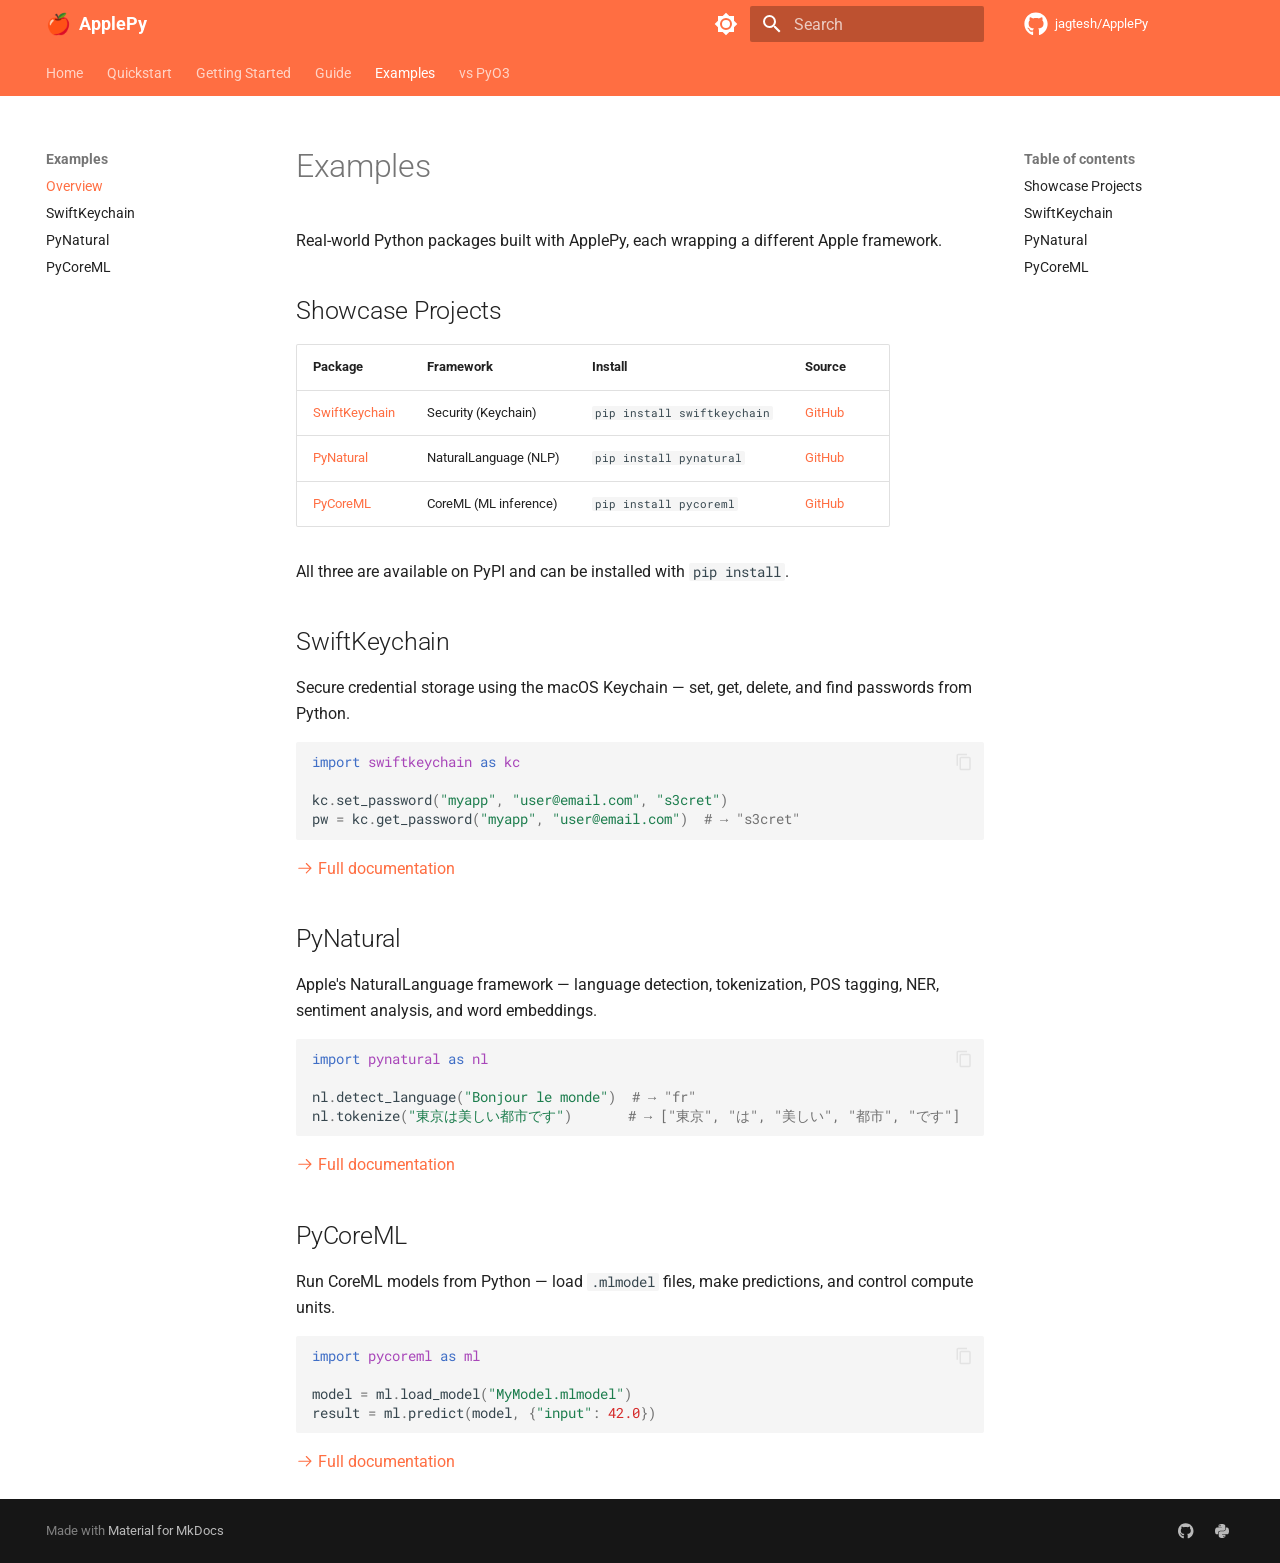
<file: examples/index.html>
<!doctype html>
<html lang="en" class="no-js">
  <head>
    
      <meta charset="utf-8">
      <meta name="viewport" content="width=device-width,initial-scale=1">
      
        <meta name="description" content="Create native Python extensions in Swift">
      
      
      
        <link rel="canonical" href="https://jagtesh.github.io/ApplePy/examples/">
      
      
        <link rel="prev" href="../guide/building/">
      
      
        <link rel="next" href="swiftkeychain/">
      
      
      <link rel="icon" href="../assets/images/favicon.png">
      <meta name="generator" content="mkdocs-1.6.1, mkdocs-material-9.5.49">
    
    
      
        <title>Overview - ApplePy</title>
      
    
    
      <link rel="stylesheet" href="../assets/stylesheets/main.6f8fc17f.min.css">
      
        
        <link rel="stylesheet" href="../assets/stylesheets/palette.06af60db.min.css">
      
      


    
    
      
    
    
      
        
        
        <link rel="preconnect" href="https://fonts.gstatic.com" crossorigin>
        <link rel="stylesheet" href="https://fonts.googleapis.com/css?family=Roboto:300,300i,400,400i,700,700i%7CRoboto+Mono:400,400i,700,700i&display=fallback">
        <style>:root{--md-text-font:"Roboto";--md-code-font:"Roboto Mono"}</style>
      
    
    
      <link rel="stylesheet" href="../assets/extra.css">
    
    <script>__md_scope=new URL("..",location),__md_hash=e=>[...e].reduce(((e,_)=>(e<<5)-e+_.charCodeAt(0)),0),__md_get=(e,_=localStorage,t=__md_scope)=>JSON.parse(_.getItem(t.pathname+"."+e)),__md_set=(e,_,t=localStorage,a=__md_scope)=>{try{t.setItem(a.pathname+"."+e,JSON.stringify(_))}catch(e){}}</script>
    
      

    
    
    
  </head>
  
  
    
    
      
    
    
    
    
    <body dir="ltr" data-md-color-scheme="default" data-md-color-primary="deep-orange" data-md-color-accent="amber">
  
    
    <input class="md-toggle" data-md-toggle="drawer" type="checkbox" id="__drawer" autocomplete="off">
    <input class="md-toggle" data-md-toggle="search" type="checkbox" id="__search" autocomplete="off">
    <label class="md-overlay" for="__drawer"></label>
    <div data-md-component="skip">
      
        
        <a href="#examples" class="md-skip">
          Skip to content
        </a>
      
    </div>
    <div data-md-component="announce">
      
    </div>
    
    
      

<header class="md-header" data-md-component="header">
  <nav class="md-header__inner md-grid" aria-label="Header">
    <a href=".." title="ApplePy" class="md-header__button md-logo" aria-label="ApplePy" data-md-component="logo">
      
  
  <svg xmlns="http://www.w3.org/2000/svg" viewBox="0 0 24 24"><path d="M12 8a3 3 0 0 0 3-3 3 3 0 0 0-3-3 3 3 0 0 0-3 3 3 3 0 0 0 3 3m0 3.54C9.64 9.35 6.5 8 3 8v11c3.5 0 6.64 1.35 9 3.54 2.36-2.19 5.5-3.54 9-3.54V8c-3.5 0-6.64 1.35-9 3.54"/></svg>

    </a>
    <label class="md-header__button md-icon" for="__drawer">
      
      <svg xmlns="http://www.w3.org/2000/svg" viewBox="0 0 24 24"><path d="M3 6h18v2H3zm0 5h18v2H3zm0 5h18v2H3z"/></svg>
    </label>
    <div class="md-header__title" data-md-component="header-title">
      <div class="md-header__ellipsis">
        <div class="md-header__topic">
          <span class="md-ellipsis">
            ApplePy
          </span>
        </div>
        <div class="md-header__topic" data-md-component="header-topic">
          <span class="md-ellipsis">
            
              Overview
            
          </span>
        </div>
      </div>
    </div>
    
      
        <form class="md-header__option" data-md-component="palette">
  
    
    
    
    <input class="md-option" data-md-color-media="" data-md-color-scheme="default" data-md-color-primary="deep-orange" data-md-color-accent="amber"  aria-label="Switch to dark mode"  type="radio" name="__palette" id="__palette_0">
    
      <label class="md-header__button md-icon" title="Switch to dark mode" for="__palette_1" hidden>
        <svg xmlns="http://www.w3.org/2000/svg" viewBox="0 0 24 24"><path d="M12 8a4 4 0 0 0-4 4 4 4 0 0 0 4 4 4 4 0 0 0 4-4 4 4 0 0 0-4-4m0 10a6 6 0 0 1-6-6 6 6 0 0 1 6-6 6 6 0 0 1 6 6 6 6 0 0 1-6 6m8-9.31V4h-4.69L12 .69 8.69 4H4v4.69L.69 12 4 15.31V20h4.69L12 23.31 15.31 20H20v-4.69L23.31 12z"/></svg>
      </label>
    
  
    
    
    
    <input class="md-option" data-md-color-media="" data-md-color-scheme="slate" data-md-color-primary="deep-orange" data-md-color-accent="amber"  aria-label="Switch to light mode"  type="radio" name="__palette" id="__palette_1">
    
      <label class="md-header__button md-icon" title="Switch to light mode" for="__palette_0" hidden>
        <svg xmlns="http://www.w3.org/2000/svg" viewBox="0 0 24 24"><path d="M12 18c-.89 0-1.74-.2-2.5-.55C11.56 16.5 13 14.42 13 12s-1.44-4.5-3.5-5.45C10.26 6.2 11.11 6 12 6a6 6 0 0 1 6 6 6 6 0 0 1-6 6m8-9.31V4h-4.69L12 .69 8.69 4H4v4.69L.69 12 4 15.31V20h4.69L12 23.31 15.31 20H20v-4.69L23.31 12z"/></svg>
      </label>
    
  
</form>
      
    
    
      <script>var palette=__md_get("__palette");if(palette&&palette.color){if("(prefers-color-scheme)"===palette.color.media){var media=matchMedia("(prefers-color-scheme: light)"),input=document.querySelector(media.matches?"[data-md-color-media='(prefers-color-scheme: light)']":"[data-md-color-media='(prefers-color-scheme: dark)']");palette.color.media=input.getAttribute("data-md-color-media"),palette.color.scheme=input.getAttribute("data-md-color-scheme"),palette.color.primary=input.getAttribute("data-md-color-primary"),palette.color.accent=input.getAttribute("data-md-color-accent")}for(var[key,value]of Object.entries(palette.color))document.body.setAttribute("data-md-color-"+key,value)}</script>
    
    
    
      <label class="md-header__button md-icon" for="__search">
        
        <svg xmlns="http://www.w3.org/2000/svg" viewBox="0 0 24 24"><path d="M9.5 3A6.5 6.5 0 0 1 16 9.5c0 1.61-.59 3.09-1.56 4.23l.27.27h.79l5 5-1.5 1.5-5-5v-.79l-.27-.27A6.52 6.52 0 0 1 9.5 16 6.5 6.5 0 0 1 3 9.5 6.5 6.5 0 0 1 9.5 3m0 2C7 5 5 7 5 9.5S7 14 9.5 14 14 12 14 9.5 12 5 9.5 5"/></svg>
      </label>
      <div class="md-search" data-md-component="search" role="dialog">
  <label class="md-search__overlay" for="__search"></label>
  <div class="md-search__inner" role="search">
    <form class="md-search__form" name="search">
      <input type="text" class="md-search__input" name="query" aria-label="Search" placeholder="Search" autocapitalize="off" autocorrect="off" autocomplete="off" spellcheck="false" data-md-component="search-query" required>
      <label class="md-search__icon md-icon" for="__search">
        
        <svg xmlns="http://www.w3.org/2000/svg" viewBox="0 0 24 24"><path d="M9.5 3A6.5 6.5 0 0 1 16 9.5c0 1.61-.59 3.09-1.56 4.23l.27.27h.79l5 5-1.5 1.5-5-5v-.79l-.27-.27A6.52 6.52 0 0 1 9.5 16 6.5 6.5 0 0 1 3 9.5 6.5 6.5 0 0 1 9.5 3m0 2C7 5 5 7 5 9.5S7 14 9.5 14 14 12 14 9.5 12 5 9.5 5"/></svg>
        
        <svg xmlns="http://www.w3.org/2000/svg" viewBox="0 0 24 24"><path d="M20 11v2H8l5.5 5.5-1.42 1.42L4.16 12l7.92-7.92L13.5 5.5 8 11z"/></svg>
      </label>
      <nav class="md-search__options" aria-label="Search">
        
        <button type="reset" class="md-search__icon md-icon" title="Clear" aria-label="Clear" tabindex="-1">
          
          <svg xmlns="http://www.w3.org/2000/svg" viewBox="0 0 24 24"><path d="M19 6.41 17.59 5 12 10.59 6.41 5 5 6.41 10.59 12 5 17.59 6.41 19 12 13.41 17.59 19 19 17.59 13.41 12z"/></svg>
        </button>
      </nav>
      
        <div class="md-search__suggest" data-md-component="search-suggest"></div>
      
    </form>
    <div class="md-search__output">
      <div class="md-search__scrollwrap" tabindex="0" data-md-scrollfix>
        <div class="md-search-result" data-md-component="search-result">
          <div class="md-search-result__meta">
            Initializing search
          </div>
          <ol class="md-search-result__list" role="presentation"></ol>
        </div>
      </div>
    </div>
  </div>
</div>
    
    
      <div class="md-header__source">
        <a href="https://github.com/jagtesh/ApplePy" title="Go to repository" class="md-source" data-md-component="source">
  <div class="md-source__icon md-icon">
    
    <svg xmlns="http://www.w3.org/2000/svg" viewBox="0 0 496 512"><!--! Font Awesome Free 6.7.1 by @fontawesome - https://fontawesome.com License - https://fontawesome.com/license/free (Icons: CC BY 4.0, Fonts: SIL OFL 1.1, Code: MIT License) Copyright 2024 Fonticons, Inc.--><path d="M165.9 397.4c0 2-2.3 3.6-5.2 3.6-3.3.3-5.6-1.3-5.6-3.6 0-2 2.3-3.6 5.2-3.6 3-.3 5.6 1.3 5.6 3.6m-31.1-4.5c-.7 2 1.3 4.3 4.3 4.9 2.6 1 5.6 0 6.2-2s-1.3-4.3-4.3-5.2c-2.6-.7-5.5.3-6.2 2.3m44.2-1.7c-2.9.7-4.9 2.6-4.6 4.9.3 2 2.9 3.3 5.9 2.6 2.9-.7 4.9-2.6 4.6-4.6-.3-1.9-3-3.2-5.9-2.9M244.8 8C106.1 8 0 113.3 0 252c0 110.9 69.8 205.8 169.5 239.2 12.8 2.3 17.3-5.6 17.3-12.1 0-6.2-.3-40.4-.3-61.4 0 0-70 15-84.7-29.8 0 0-11.4-29.1-27.8-36.6 0 0-22.9-15.7 1.6-15.4 0 0 24.9 2 38.6 25.8 21.9 38.6 58.6 27.5 72.9 20.9 2.3-16 8.8-27.1 16-33.7-55.9-6.2-112.3-14.3-112.3-110.5 0-27.5 7.6-41.3 23.6-58.9-2.6-6.5-11.1-33.3 2.6-67.9 20.9-6.5 69 27 69 27 20-5.6 41.5-8.5 62.8-8.5s42.8 2.9 62.8 8.5c0 0 48.1-33.6 69-27 13.7 34.7 5.2 61.4 2.6 67.9 16 17.7 25.8 31.5 25.8 58.9 0 96.5-58.9 104.2-114.8 110.5 9.2 7.9 17 22.9 17 46.4 0 33.7-.3 75.4-.3 83.6 0 6.5 4.6 14.4 17.3 12.1C428.2 457.8 496 362.9 496 252 496 113.3 383.5 8 244.8 8M97.2 352.9c-1.3 1-1 3.3.7 5.2 1.6 1.6 3.9 2.3 5.2 1 1.3-1 1-3.3-.7-5.2-1.6-1.6-3.9-2.3-5.2-1m-10.8-8.1c-.7 1.3.3 2.9 2.3 3.9 1.6 1 3.6.7 4.3-.7.7-1.3-.3-2.9-2.3-3.9-2-.6-3.6-.3-4.3.7m32.4 35.6c-1.6 1.3-1 4.3 1.3 6.2 2.3 2.3 5.2 2.6 6.5 1 1.3-1.3.7-4.3-1.3-6.2-2.2-2.3-5.2-2.6-6.5-1m-11.4-14.7c-1.6 1-1.6 3.6 0 5.9s4.3 3.3 5.6 2.3c1.6-1.3 1.6-3.9 0-6.2-1.4-2.3-4-3.3-5.6-2"/></svg>
  </div>
  <div class="md-source__repository">
    jagtesh/ApplePy
  </div>
</a>
      </div>
    
  </nav>
  
</header>
    
    <div class="md-container" data-md-component="container">
      
      
        
          
            
<nav class="md-tabs" aria-label="Tabs" data-md-component="tabs">
  <div class="md-grid">
    <ul class="md-tabs__list">
      
        
  
  
  
    <li class="md-tabs__item">
      <a href=".." class="md-tabs__link">
        
  
    
  
  Home

      </a>
    </li>
  

      
        
  
  
  
    <li class="md-tabs__item">
      <a href="../quickstart/" class="md-tabs__link">
        
  
    
  
  Quickstart

      </a>
    </li>
  

      
        
  
  
  
    <li class="md-tabs__item">
      <a href="../getting-started/" class="md-tabs__link">
        
  
    
  
  Getting Started

      </a>
    </li>
  

      
        
  
  
  
    
    
      <li class="md-tabs__item">
        <a href="../guide/macros/" class="md-tabs__link">
          
  
  Guide

        </a>
      </li>
    
  

      
        
  
  
    
  
  
    
    
      <li class="md-tabs__item md-tabs__item--active">
        <a href="./" class="md-tabs__link">
          
  
  Examples

        </a>
      </li>
    
  

      
        
  
  
  
    <li class="md-tabs__item">
      <a href="../comparison/" class="md-tabs__link">
        
  
    
  
  vs PyO3

      </a>
    </li>
  

      
    </ul>
  </div>
</nav>
          
        
      
      <main class="md-main" data-md-component="main">
        <div class="md-main__inner md-grid">
          
            
              
              <div class="md-sidebar md-sidebar--primary" data-md-component="sidebar" data-md-type="navigation" >
                <div class="md-sidebar__scrollwrap">
                  <div class="md-sidebar__inner">
                    


  


<nav class="md-nav md-nav--primary md-nav--lifted" aria-label="Navigation" data-md-level="0">
  <label class="md-nav__title" for="__drawer">
    <a href=".." title="ApplePy" class="md-nav__button md-logo" aria-label="ApplePy" data-md-component="logo">
      
  
  <svg xmlns="http://www.w3.org/2000/svg" viewBox="0 0 24 24"><path d="M12 8a3 3 0 0 0 3-3 3 3 0 0 0-3-3 3 3 0 0 0-3 3 3 3 0 0 0 3 3m0 3.54C9.64 9.35 6.5 8 3 8v11c3.5 0 6.64 1.35 9 3.54 2.36-2.19 5.5-3.54 9-3.54V8c-3.5 0-6.64 1.35-9 3.54"/></svg>

    </a>
    ApplePy
  </label>
  
    <div class="md-nav__source">
      <a href="https://github.com/jagtesh/ApplePy" title="Go to repository" class="md-source" data-md-component="source">
  <div class="md-source__icon md-icon">
    
    <svg xmlns="http://www.w3.org/2000/svg" viewBox="0 0 496 512"><!--! Font Awesome Free 6.7.1 by @fontawesome - https://fontawesome.com License - https://fontawesome.com/license/free (Icons: CC BY 4.0, Fonts: SIL OFL 1.1, Code: MIT License) Copyright 2024 Fonticons, Inc.--><path d="M165.9 397.4c0 2-2.3 3.6-5.2 3.6-3.3.3-5.6-1.3-5.6-3.6 0-2 2.3-3.6 5.2-3.6 3-.3 5.6 1.3 5.6 3.6m-31.1-4.5c-.7 2 1.3 4.3 4.3 4.9 2.6 1 5.6 0 6.2-2s-1.3-4.3-4.3-5.2c-2.6-.7-5.5.3-6.2 2.3m44.2-1.7c-2.9.7-4.9 2.6-4.6 4.9.3 2 2.9 3.3 5.9 2.6 2.9-.7 4.9-2.6 4.6-4.6-.3-1.9-3-3.2-5.9-2.9M244.8 8C106.1 8 0 113.3 0 252c0 110.9 69.8 205.8 169.5 239.2 12.8 2.3 17.3-5.6 17.3-12.1 0-6.2-.3-40.4-.3-61.4 0 0-70 15-84.7-29.8 0 0-11.4-29.1-27.8-36.6 0 0-22.9-15.7 1.6-15.4 0 0 24.9 2 38.6 25.8 21.9 38.6 58.6 27.5 72.9 20.9 2.3-16 8.8-27.1 16-33.7-55.9-6.2-112.3-14.3-112.3-110.5 0-27.5 7.6-41.3 23.6-58.9-2.6-6.5-11.1-33.3 2.6-67.9 20.9-6.5 69 27 69 27 20-5.6 41.5-8.5 62.8-8.5s42.8 2.9 62.8 8.5c0 0 48.1-33.6 69-27 13.7 34.7 5.2 61.4 2.6 67.9 16 17.7 25.8 31.5 25.8 58.9 0 96.5-58.9 104.2-114.8 110.5 9.2 7.9 17 22.9 17 46.4 0 33.7-.3 75.4-.3 83.6 0 6.5 4.6 14.4 17.3 12.1C428.2 457.8 496 362.9 496 252 496 113.3 383.5 8 244.8 8M97.2 352.9c-1.3 1-1 3.3.7 5.2 1.6 1.6 3.9 2.3 5.2 1 1.3-1 1-3.3-.7-5.2-1.6-1.6-3.9-2.3-5.2-1m-10.8-8.1c-.7 1.3.3 2.9 2.3 3.9 1.6 1 3.6.7 4.3-.7.7-1.3-.3-2.9-2.3-3.9-2-.6-3.6-.3-4.3.7m32.4 35.6c-1.6 1.3-1 4.3 1.3 6.2 2.3 2.3 5.2 2.6 6.5 1 1.3-1.3.7-4.3-1.3-6.2-2.2-2.3-5.2-2.6-6.5-1m-11.4-14.7c-1.6 1-1.6 3.6 0 5.9s4.3 3.3 5.6 2.3c1.6-1.3 1.6-3.9 0-6.2-1.4-2.3-4-3.3-5.6-2"/></svg>
  </div>
  <div class="md-source__repository">
    jagtesh/ApplePy
  </div>
</a>
    </div>
  
  <ul class="md-nav__list" data-md-scrollfix>
    
      
      
  
  
  
  
    <li class="md-nav__item">
      <a href=".." class="md-nav__link">
        
  
  <span class="md-ellipsis">
    Home
  </span>
  

      </a>
    </li>
  

    
      
      
  
  
  
  
    <li class="md-nav__item">
      <a href="../quickstart/" class="md-nav__link">
        
  
  <span class="md-ellipsis">
    Quickstart
  </span>
  

      </a>
    </li>
  

    
      
      
  
  
  
  
    <li class="md-nav__item">
      <a href="../getting-started/" class="md-nav__link">
        
  
  <span class="md-ellipsis">
    Getting Started
  </span>
  

      </a>
    </li>
  

    
      
      
  
  
  
  
    
    
    
      
      
        
      
    
    
    <li class="md-nav__item md-nav__item--nested">
      
        
        
        <input class="md-nav__toggle md-toggle " type="checkbox" id="__nav_4" >
        
          
          <label class="md-nav__link" for="__nav_4" id="__nav_4_label" tabindex="0">
            
  
  <span class="md-ellipsis">
    Guide
  </span>
  

            <span class="md-nav__icon md-icon"></span>
          </label>
        
        <nav class="md-nav" data-md-level="1" aria-labelledby="__nav_4_label" aria-expanded="false">
          <label class="md-nav__title" for="__nav_4">
            <span class="md-nav__icon md-icon"></span>
            Guide
          </label>
          <ul class="md-nav__list" data-md-scrollfix>
            
              
                
  
  
  
  
    <li class="md-nav__item">
      <a href="../guide/macros/" class="md-nav__link">
        
  
  <span class="md-ellipsis">
    Macros Reference
  </span>
  

      </a>
    </li>
  

              
            
              
                
  
  
  
  
    <li class="md-nav__item">
      <a href="../guide/type-conversion/" class="md-nav__link">
        
  
  <span class="md-ellipsis">
    Type Conversion
  </span>
  

      </a>
    </li>
  

              
            
              
                
  
  
  
  
    <li class="md-nav__item">
      <a href="../guide/memory-management/" class="md-nav__link">
        
  
  <span class="md-ellipsis">
    Memory Management
  </span>
  

      </a>
    </li>
  

              
            
              
                
  
  
  
  
    <li class="md-nav__item">
      <a href="../guide/building/" class="md-nav__link">
        
  
  <span class="md-ellipsis">
    Building & Packaging
  </span>
  

      </a>
    </li>
  

              
            
          </ul>
        </nav>
      
    </li>
  

    
      
      
  
  
    
  
  
  
    
    
    
      
        
        
      
      
        
      
    
    
    <li class="md-nav__item md-nav__item--active md-nav__item--section md-nav__item--nested">
      
        
        
        <input class="md-nav__toggle md-toggle " type="checkbox" id="__nav_5" checked>
        
          
          <label class="md-nav__link" for="__nav_5" id="__nav_5_label" tabindex="">
            
  
  <span class="md-ellipsis">
    Examples
  </span>
  

            <span class="md-nav__icon md-icon"></span>
          </label>
        
        <nav class="md-nav" data-md-level="1" aria-labelledby="__nav_5_label" aria-expanded="true">
          <label class="md-nav__title" for="__nav_5">
            <span class="md-nav__icon md-icon"></span>
            Examples
          </label>
          <ul class="md-nav__list" data-md-scrollfix>
            
              
                
  
  
    
  
  
  
    <li class="md-nav__item md-nav__item--active">
      
      <input class="md-nav__toggle md-toggle" type="checkbox" id="__toc">
      
      
        
      
      
        <label class="md-nav__link md-nav__link--active" for="__toc">
          
  
  <span class="md-ellipsis">
    Overview
  </span>
  

          <span class="md-nav__icon md-icon"></span>
        </label>
      
      <a href="./" class="md-nav__link md-nav__link--active">
        
  
  <span class="md-ellipsis">
    Overview
  </span>
  

      </a>
      
        

<nav class="md-nav md-nav--secondary" aria-label="Table of contents">
  
  
  
    
  
  
    <label class="md-nav__title" for="__toc">
      <span class="md-nav__icon md-icon"></span>
      Table of contents
    </label>
    <ul class="md-nav__list" data-md-component="toc" data-md-scrollfix>
      
        <li class="md-nav__item">
  <a href="#showcase-projects" class="md-nav__link">
    <span class="md-ellipsis">
      Showcase Projects
    </span>
  </a>
  
</li>
      
        <li class="md-nav__item">
  <a href="#swiftkeychain" class="md-nav__link">
    <span class="md-ellipsis">
      SwiftKeychain
    </span>
  </a>
  
</li>
      
        <li class="md-nav__item">
  <a href="#pynatural" class="md-nav__link">
    <span class="md-ellipsis">
      PyNatural
    </span>
  </a>
  
</li>
      
        <li class="md-nav__item">
  <a href="#pycoreml" class="md-nav__link">
    <span class="md-ellipsis">
      PyCoreML
    </span>
  </a>
  
</li>
      
    </ul>
  
</nav>
      
    </li>
  

              
            
              
                
  
  
  
  
    <li class="md-nav__item">
      <a href="swiftkeychain/" class="md-nav__link">
        
  
  <span class="md-ellipsis">
    SwiftKeychain
  </span>
  

      </a>
    </li>
  

              
            
              
                
  
  
  
  
    <li class="md-nav__item">
      <a href="pynatural/" class="md-nav__link">
        
  
  <span class="md-ellipsis">
    PyNatural
  </span>
  

      </a>
    </li>
  

              
            
              
                
  
  
  
  
    <li class="md-nav__item">
      <a href="pycoreml/" class="md-nav__link">
        
  
  <span class="md-ellipsis">
    PyCoreML
  </span>
  

      </a>
    </li>
  

              
            
          </ul>
        </nav>
      
    </li>
  

    
      
      
  
  
  
  
    <li class="md-nav__item">
      <a href="../comparison/" class="md-nav__link">
        
  
  <span class="md-ellipsis">
    vs PyO3
  </span>
  

      </a>
    </li>
  

    
  </ul>
</nav>
                  </div>
                </div>
              </div>
            
            
              
              <div class="md-sidebar md-sidebar--secondary" data-md-component="sidebar" data-md-type="toc" >
                <div class="md-sidebar__scrollwrap">
                  <div class="md-sidebar__inner">
                    

<nav class="md-nav md-nav--secondary" aria-label="Table of contents">
  
  
  
    
  
  
    <label class="md-nav__title" for="__toc">
      <span class="md-nav__icon md-icon"></span>
      Table of contents
    </label>
    <ul class="md-nav__list" data-md-component="toc" data-md-scrollfix>
      
        <li class="md-nav__item">
  <a href="#showcase-projects" class="md-nav__link">
    <span class="md-ellipsis">
      Showcase Projects
    </span>
  </a>
  
</li>
      
        <li class="md-nav__item">
  <a href="#swiftkeychain" class="md-nav__link">
    <span class="md-ellipsis">
      SwiftKeychain
    </span>
  </a>
  
</li>
      
        <li class="md-nav__item">
  <a href="#pynatural" class="md-nav__link">
    <span class="md-ellipsis">
      PyNatural
    </span>
  </a>
  
</li>
      
        <li class="md-nav__item">
  <a href="#pycoreml" class="md-nav__link">
    <span class="md-ellipsis">
      PyCoreML
    </span>
  </a>
  
</li>
      
    </ul>
  
</nav>
                  </div>
                </div>
              </div>
            
          
          
            <div class="md-content" data-md-component="content">
              <article class="md-content__inner md-typeset">
                
                  

  
  


<h1 id="examples">Examples</h1>
<p>Real-world Python packages built with ApplePy, each wrapping a different Apple framework.</p>
<h2 id="showcase-projects">Showcase Projects</h2>
<table>
<thead>
<tr>
<th>Package</th>
<th>Framework</th>
<th>Install</th>
<th>Source</th>
</tr>
</thead>
<tbody>
<tr>
<td><a href="swiftkeychain/">SwiftKeychain</a></td>
<td>Security (Keychain)</td>
<td><code>pip install swiftkeychain</code></td>
<td><a href="https://github.com/jagtesh/swiftkeychain">GitHub</a></td>
</tr>
<tr>
<td><a href="pynatural/">PyNatural</a></td>
<td>NaturalLanguage (NLP)</td>
<td><code>pip install pynatural</code></td>
<td><a href="https://github.com/jagtesh/pynatural">GitHub</a></td>
</tr>
<tr>
<td><a href="pycoreml/">PyCoreML</a></td>
<td>CoreML (ML inference)</td>
<td><code>pip install pycoreml</code></td>
<td><a href="https://github.com/jagtesh/pycoreml">GitHub</a></td>
</tr>
</tbody>
</table>
<p>All three are available on PyPI and can be installed with <code>pip install</code>.</p>
<h2 id="swiftkeychain">SwiftKeychain</h2>
<p>Secure credential storage using the macOS Keychain — set, get, delete, and find passwords from Python.</p>
<div class="highlight"><pre><span></span><code><a id="__codelineno-0-1" name="__codelineno-0-1" href="#__codelineno-0-1"></a><span class="kn">import</span><span class="w"> </span><span class="nn">swiftkeychain</span><span class="w"> </span><span class="k">as</span><span class="w"> </span><span class="nn">kc</span>
<a id="__codelineno-0-2" name="__codelineno-0-2" href="#__codelineno-0-2"></a>
<a id="__codelineno-0-3" name="__codelineno-0-3" href="#__codelineno-0-3"></a><span class="n">kc</span><span class="o">.</span><span class="n">set_password</span><span class="p">(</span><span class="s2">&quot;myapp&quot;</span><span class="p">,</span> <span class="s2">&quot;user@email.com&quot;</span><span class="p">,</span> <span class="s2">&quot;s3cret&quot;</span><span class="p">)</span>
<a id="__codelineno-0-4" name="__codelineno-0-4" href="#__codelineno-0-4"></a><span class="n">pw</span> <span class="o">=</span> <span class="n">kc</span><span class="o">.</span><span class="n">get_password</span><span class="p">(</span><span class="s2">&quot;myapp&quot;</span><span class="p">,</span> <span class="s2">&quot;user@email.com&quot;</span><span class="p">)</span>  <span class="c1"># → &quot;s3cret&quot;</span>
</code></pre></div>
<p><a href="swiftkeychain/"><span class="twemoji"><svg xmlns="http://www.w3.org/2000/svg" viewBox="0 0 24 24"><path d="M13.22 19.03a.75.75 0 0 1 0-1.06L18.19 13H3.75a.75.75 0 0 1 0-1.5h14.44l-4.97-4.97a.749.749 0 0 1 .326-1.275.75.75 0 0 1 .734.215l6.25 6.25a.75.75 0 0 1 0 1.06l-6.25 6.25a.75.75 0 0 1-1.06 0"/></svg></span> Full documentation</a></p>
<h2 id="pynatural">PyNatural</h2>
<p>Apple's NaturalLanguage framework — language detection, tokenization, POS tagging, NER, sentiment analysis, and word embeddings.</p>
<div class="highlight"><pre><span></span><code><a id="__codelineno-1-1" name="__codelineno-1-1" href="#__codelineno-1-1"></a><span class="kn">import</span><span class="w"> </span><span class="nn">pynatural</span><span class="w"> </span><span class="k">as</span><span class="w"> </span><span class="nn">nl</span>
<a id="__codelineno-1-2" name="__codelineno-1-2" href="#__codelineno-1-2"></a>
<a id="__codelineno-1-3" name="__codelineno-1-3" href="#__codelineno-1-3"></a><span class="n">nl</span><span class="o">.</span><span class="n">detect_language</span><span class="p">(</span><span class="s2">&quot;Bonjour le monde&quot;</span><span class="p">)</span>  <span class="c1"># → &quot;fr&quot;</span>
<a id="__codelineno-1-4" name="__codelineno-1-4" href="#__codelineno-1-4"></a><span class="n">nl</span><span class="o">.</span><span class="n">tokenize</span><span class="p">(</span><span class="s2">&quot;東京は美しい都市です&quot;</span><span class="p">)</span>       <span class="c1"># → [&quot;東京&quot;, &quot;は&quot;, &quot;美しい&quot;, &quot;都市&quot;, &quot;です&quot;]</span>
</code></pre></div>
<p><a href="pynatural/"><span class="twemoji"><svg xmlns="http://www.w3.org/2000/svg" viewBox="0 0 24 24"><path d="M13.22 19.03a.75.75 0 0 1 0-1.06L18.19 13H3.75a.75.75 0 0 1 0-1.5h14.44l-4.97-4.97a.749.749 0 0 1 .326-1.275.75.75 0 0 1 .734.215l6.25 6.25a.75.75 0 0 1 0 1.06l-6.25 6.25a.75.75 0 0 1-1.06 0"/></svg></span> Full documentation</a></p>
<h2 id="pycoreml">PyCoreML</h2>
<p>Run CoreML models from Python — load <code>.mlmodel</code> files, make predictions, and control compute units.</p>
<div class="highlight"><pre><span></span><code><a id="__codelineno-2-1" name="__codelineno-2-1" href="#__codelineno-2-1"></a><span class="kn">import</span><span class="w"> </span><span class="nn">pycoreml</span><span class="w"> </span><span class="k">as</span><span class="w"> </span><span class="nn">ml</span>
<a id="__codelineno-2-2" name="__codelineno-2-2" href="#__codelineno-2-2"></a>
<a id="__codelineno-2-3" name="__codelineno-2-3" href="#__codelineno-2-3"></a><span class="n">model</span> <span class="o">=</span> <span class="n">ml</span><span class="o">.</span><span class="n">load_model</span><span class="p">(</span><span class="s2">&quot;MyModel.mlmodel&quot;</span><span class="p">)</span>
<a id="__codelineno-2-4" name="__codelineno-2-4" href="#__codelineno-2-4"></a><span class="n">result</span> <span class="o">=</span> <span class="n">ml</span><span class="o">.</span><span class="n">predict</span><span class="p">(</span><span class="n">model</span><span class="p">,</span> <span class="p">{</span><span class="s2">&quot;input&quot;</span><span class="p">:</span> <span class="mf">42.0</span><span class="p">})</span>
</code></pre></div>
<p><a href="pycoreml/"><span class="twemoji"><svg xmlns="http://www.w3.org/2000/svg" viewBox="0 0 24 24"><path d="M13.22 19.03a.75.75 0 0 1 0-1.06L18.19 13H3.75a.75.75 0 0 1 0-1.5h14.44l-4.97-4.97a.749.749 0 0 1 .326-1.275.75.75 0 0 1 .734.215l6.25 6.25a.75.75 0 0 1 0 1.06l-6.25 6.25a.75.75 0 0 1-1.06 0"/></svg></span> Full documentation</a></p>












                
              </article>
            </div>
          
          
  <script>var tabs=__md_get("__tabs");if(Array.isArray(tabs))e:for(var set of document.querySelectorAll(".tabbed-set")){var labels=set.querySelector(".tabbed-labels");for(var tab of tabs)for(var label of labels.getElementsByTagName("label"))if(label.innerText.trim()===tab){var input=document.getElementById(label.htmlFor);input.checked=!0;continue e}}</script>

<script>var target=document.getElementById(location.hash.slice(1));target&&target.name&&(target.checked=target.name.startsWith("__tabbed_"))</script>
        </div>
        
          <button type="button" class="md-top md-icon" data-md-component="top" hidden>
  
  <svg xmlns="http://www.w3.org/2000/svg" viewBox="0 0 24 24"><path d="M13 20h-2V8l-5.5 5.5-1.42-1.42L12 4.16l7.92 7.92-1.42 1.42L13 8z"/></svg>
  Back to top
</button>
        
      </main>
      
        <footer class="md-footer">
  
  <div class="md-footer-meta md-typeset">
    <div class="md-footer-meta__inner md-grid">
      <div class="md-copyright">
  
  
    Made with
    <a href="https://squidfunk.github.io/mkdocs-material/" target="_blank" rel="noopener">
      Material for MkDocs
    </a>
  
</div>
      
        <div class="md-social">
  
    
    
    
    
      
      
    
    <a href="https://github.com/jagtesh" target="_blank" rel="noopener" title="github.com" class="md-social__link">
      <svg xmlns="http://www.w3.org/2000/svg" viewBox="0 0 496 512"><!--! Font Awesome Free 6.7.1 by @fontawesome - https://fontawesome.com License - https://fontawesome.com/license/free (Icons: CC BY 4.0, Fonts: SIL OFL 1.1, Code: MIT License) Copyright 2024 Fonticons, Inc.--><path d="M165.9 397.4c0 2-2.3 3.6-5.2 3.6-3.3.3-5.6-1.3-5.6-3.6 0-2 2.3-3.6 5.2-3.6 3-.3 5.6 1.3 5.6 3.6m-31.1-4.5c-.7 2 1.3 4.3 4.3 4.9 2.6 1 5.6 0 6.2-2s-1.3-4.3-4.3-5.2c-2.6-.7-5.5.3-6.2 2.3m44.2-1.7c-2.9.7-4.9 2.6-4.6 4.9.3 2 2.9 3.3 5.9 2.6 2.9-.7 4.9-2.6 4.6-4.6-.3-1.9-3-3.2-5.9-2.9M244.8 8C106.1 8 0 113.3 0 252c0 110.9 69.8 205.8 169.5 239.2 12.8 2.3 17.3-5.6 17.3-12.1 0-6.2-.3-40.4-.3-61.4 0 0-70 15-84.7-29.8 0 0-11.4-29.1-27.8-36.6 0 0-22.9-15.7 1.6-15.4 0 0 24.9 2 38.6 25.8 21.9 38.6 58.6 27.5 72.9 20.9 2.3-16 8.8-27.1 16-33.7-55.9-6.2-112.3-14.3-112.3-110.5 0-27.5 7.6-41.3 23.6-58.9-2.6-6.5-11.1-33.3 2.6-67.9 20.9-6.5 69 27 69 27 20-5.6 41.5-8.5 62.8-8.5s42.8 2.9 62.8 8.5c0 0 48.1-33.6 69-27 13.7 34.7 5.2 61.4 2.6 67.9 16 17.7 25.8 31.5 25.8 58.9 0 96.5-58.9 104.2-114.8 110.5 9.2 7.9 17 22.9 17 46.4 0 33.7-.3 75.4-.3 83.6 0 6.5 4.6 14.4 17.3 12.1C428.2 457.8 496 362.9 496 252 496 113.3 383.5 8 244.8 8M97.2 352.9c-1.3 1-1 3.3.7 5.2 1.6 1.6 3.9 2.3 5.2 1 1.3-1 1-3.3-.7-5.2-1.6-1.6-3.9-2.3-5.2-1m-10.8-8.1c-.7 1.3.3 2.9 2.3 3.9 1.6 1 3.6.7 4.3-.7.7-1.3-.3-2.9-2.3-3.9-2-.6-3.6-.3-4.3.7m32.4 35.6c-1.6 1.3-1 4.3 1.3 6.2 2.3 2.3 5.2 2.6 6.5 1 1.3-1.3.7-4.3-1.3-6.2-2.2-2.3-5.2-2.6-6.5-1m-11.4-14.7c-1.6 1-1.6 3.6 0 5.9s4.3 3.3 5.6 2.3c1.6-1.3 1.6-3.9 0-6.2-1.4-2.3-4-3.3-5.6-2"/></svg>
    </a>
  
    
    
    
    
      
      
    
    <a href="https://pypi.org/project/applepy-cli/" target="_blank" rel="noopener" title="pypi.org" class="md-social__link">
      <svg xmlns="http://www.w3.org/2000/svg" viewBox="0 0 448 512"><!--! Font Awesome Free 6.7.1 by @fontawesome - https://fontawesome.com License - https://fontawesome.com/license/free (Icons: CC BY 4.0, Fonts: SIL OFL 1.1, Code: MIT License) Copyright 2024 Fonticons, Inc.--><path d="M439.8 200.5c-7.7-30.9-22.3-54.2-53.4-54.2h-40.1v47.4c0 36.8-31.2 67.8-66.8 67.8H172.7c-29.2 0-53.4 25-53.4 54.3v101.8c0 29 25.2 46 53.4 54.3 33.8 9.9 66.3 11.7 106.8 0 26.9-7.8 53.4-23.5 53.4-54.3v-40.7H226.2v-13.6h160.2c31.1 0 42.6-21.7 53.4-54.2 11.2-33.5 10.7-65.7 0-108.6M286.2 404c11.1 0 20.1 9.1 20.1 20.3 0 11.3-9 20.4-20.1 20.4-11 0-20.1-9.2-20.1-20.4.1-11.3 9.1-20.3 20.1-20.3M167.8 248.1h106.8c29.7 0 53.4-24.5 53.4-54.3V91.9c0-29-24.4-50.7-53.4-55.6-35.8-5.9-74.7-5.6-106.8.1-45.2 8-53.4 24.7-53.4 55.6v40.7h106.9v13.6h-147c-31.1 0-58.3 18.7-66.8 54.2-9.8 40.7-10.2 66.1 0 108.6 7.6 31.6 25.7 54.2 56.8 54.2H101v-48.8c0-35.3 30.5-66.4 66.8-66.4m-6.7-142.6c-11.1 0-20.1-9.1-20.1-20.3.1-11.3 9-20.4 20.1-20.4 11 0 20.1 9.2 20.1 20.4s-9 20.3-20.1 20.3"/></svg>
    </a>
  
</div>
      
    </div>
  </div>
</footer>
      
    </div>
    <div class="md-dialog" data-md-component="dialog">
      <div class="md-dialog__inner md-typeset"></div>
    </div>
    
    
    <script id="__config" type="application/json">{"base": "..", "features": ["navigation.instant", "navigation.tabs", "navigation.sections", "navigation.top", "search.highlight", "search.suggest", "content.code.copy", "content.tabs.link"], "search": "../assets/javascripts/workers/search.6ce7567c.min.js", "translations": {"clipboard.copied": "Copied to clipboard", "clipboard.copy": "Copy to clipboard", "search.result.more.one": "1 more on this page", "search.result.more.other": "# more on this page", "search.result.none": "No matching documents", "search.result.one": "1 matching document", "search.result.other": "# matching documents", "search.result.placeholder": "Type to start searching", "search.result.term.missing": "Missing", "select.version": "Select version"}}</script>
    
    
      <script src="../assets/javascripts/bundle.88dd0f4e.min.js"></script>
      
    
  </body>
</html>
</file>
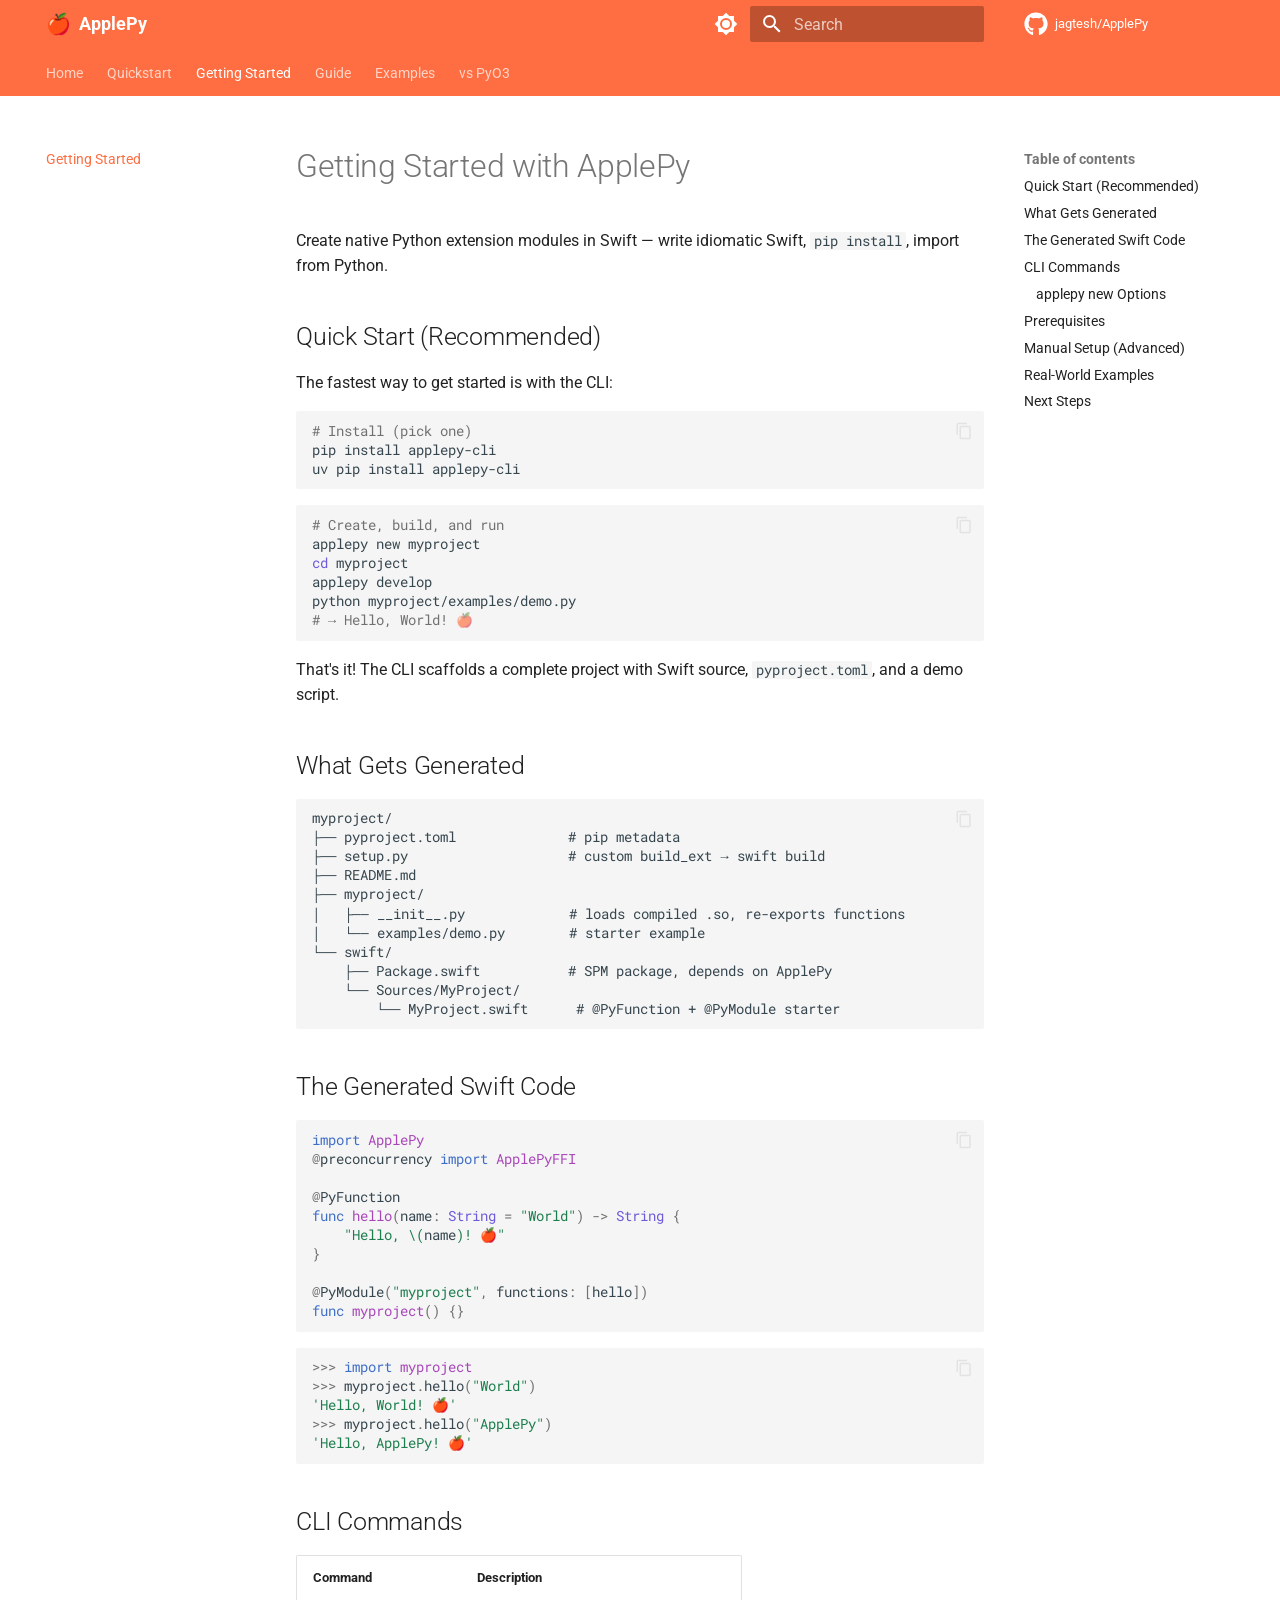
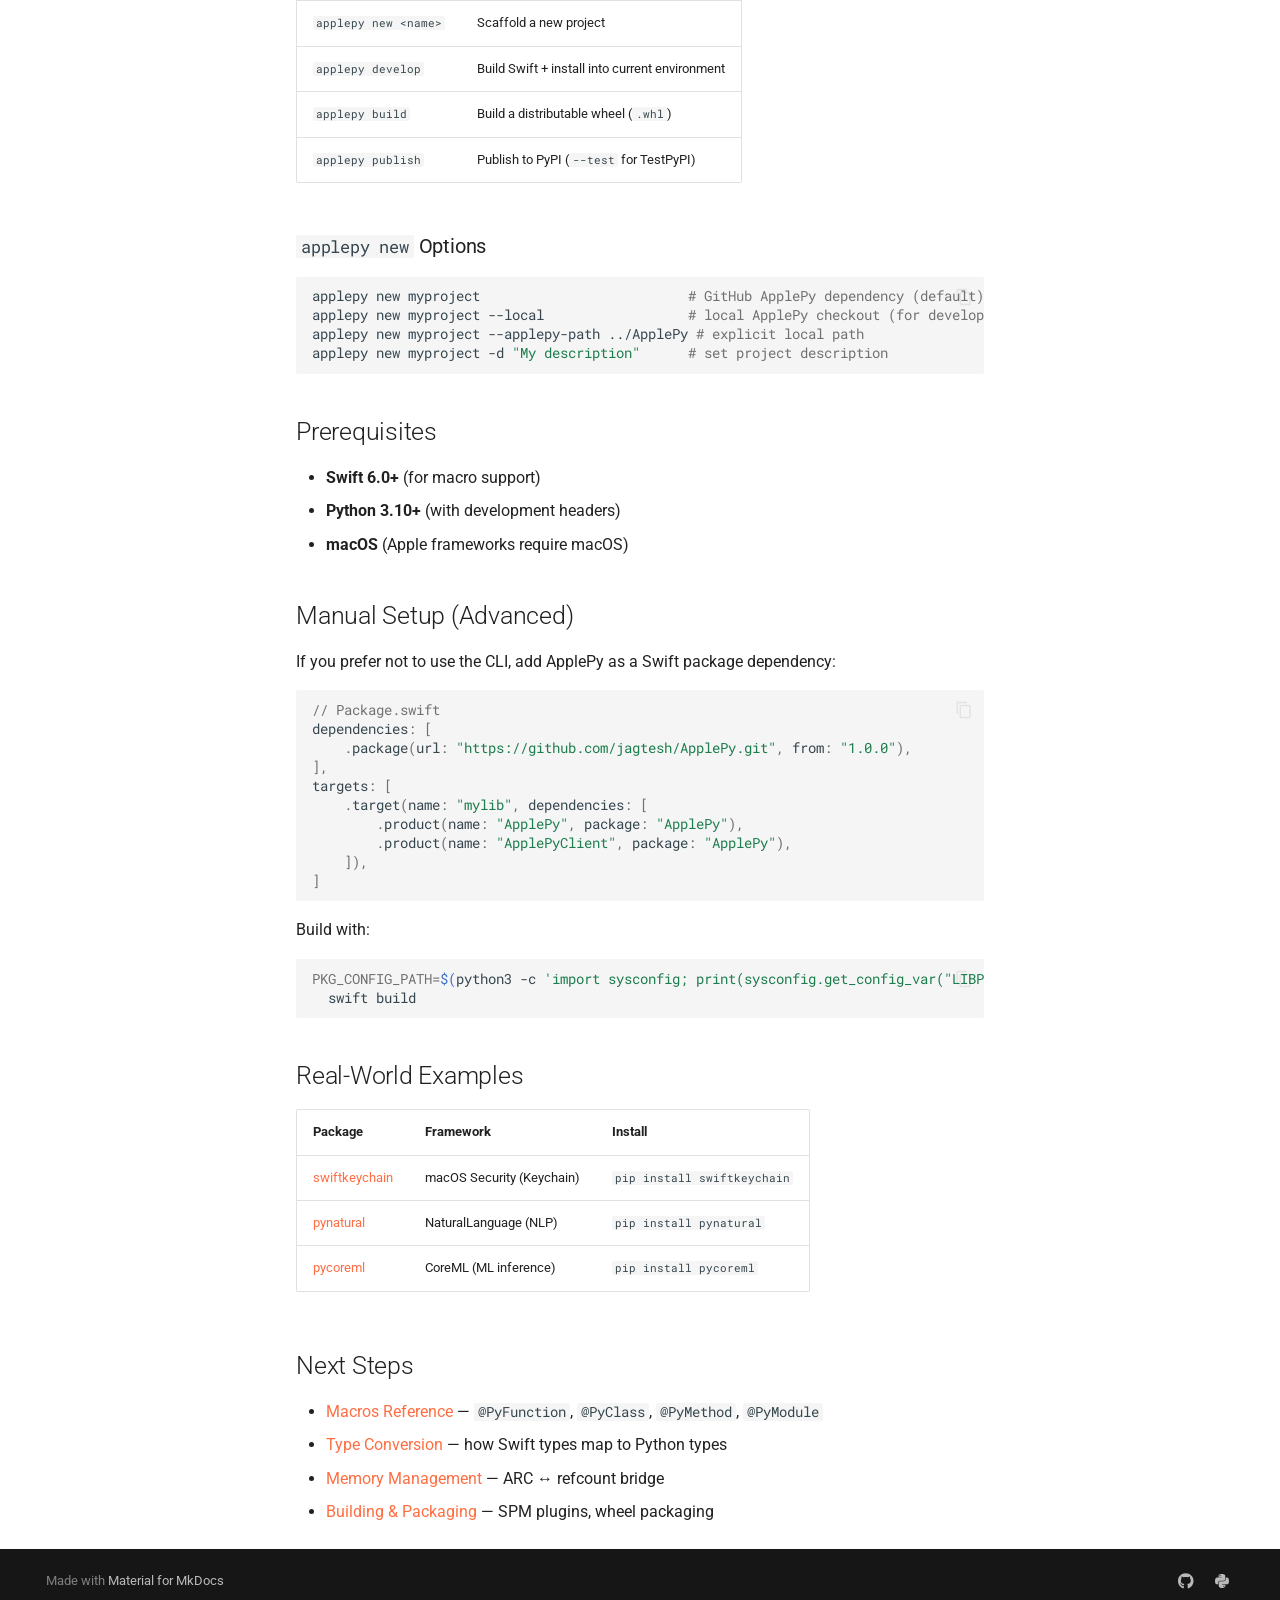
<file: getting-started/index.html>
<!doctype html>
<html lang="en" class="no-js">
  <head>
    
      <meta charset="utf-8">
      <meta name="viewport" content="width=device-width,initial-scale=1">
      
        <meta name="description" content="Create native Python extensions in Swift">
      
      
      
        <link rel="canonical" href="https://jagtesh.github.io/ApplePy/getting-started/">
      
      
        <link rel="prev" href="../quickstart/">
      
      
        <link rel="next" href="../guide/macros/">
      
      
      <link rel="icon" href="../assets/images/favicon.png">
      <meta name="generator" content="mkdocs-1.6.1, mkdocs-material-9.5.49">
    
    
      
        <title>Getting Started - ApplePy</title>
      
    
    
      <link rel="stylesheet" href="../assets/stylesheets/main.6f8fc17f.min.css">
      
        
        <link rel="stylesheet" href="../assets/stylesheets/palette.06af60db.min.css">
      
      


    
    
      
    
    
      
        
        
        <link rel="preconnect" href="https://fonts.gstatic.com" crossorigin>
        <link rel="stylesheet" href="https://fonts.googleapis.com/css?family=Roboto:300,300i,400,400i,700,700i%7CRoboto+Mono:400,400i,700,700i&display=fallback">
        <style>:root{--md-text-font:"Roboto";--md-code-font:"Roboto Mono"}</style>
      
    
    
      <link rel="stylesheet" href="../assets/extra.css">
    
    <script>__md_scope=new URL("..",location),__md_hash=e=>[...e].reduce(((e,_)=>(e<<5)-e+_.charCodeAt(0)),0),__md_get=(e,_=localStorage,t=__md_scope)=>JSON.parse(_.getItem(t.pathname+"."+e)),__md_set=(e,_,t=localStorage,a=__md_scope)=>{try{t.setItem(a.pathname+"."+e,JSON.stringify(_))}catch(e){}}</script>
    
      

    
    
    
  </head>
  
  
    
    
      
    
    
    
    
    <body dir="ltr" data-md-color-scheme="default" data-md-color-primary="deep-orange" data-md-color-accent="amber">
  
    
    <input class="md-toggle" data-md-toggle="drawer" type="checkbox" id="__drawer" autocomplete="off">
    <input class="md-toggle" data-md-toggle="search" type="checkbox" id="__search" autocomplete="off">
    <label class="md-overlay" for="__drawer"></label>
    <div data-md-component="skip">
      
        
        <a href="#getting-started-with-applepy" class="md-skip">
          Skip to content
        </a>
      
    </div>
    <div data-md-component="announce">
      
    </div>
    
    
      

<header class="md-header" data-md-component="header">
  <nav class="md-header__inner md-grid" aria-label="Header">
    <a href=".." title="ApplePy" class="md-header__button md-logo" aria-label="ApplePy" data-md-component="logo">
      
  
  <svg xmlns="http://www.w3.org/2000/svg" viewBox="0 0 24 24"><path d="M12 8a3 3 0 0 0 3-3 3 3 0 0 0-3-3 3 3 0 0 0-3 3 3 3 0 0 0 3 3m0 3.54C9.64 9.35 6.5 8 3 8v11c3.5 0 6.64 1.35 9 3.54 2.36-2.19 5.5-3.54 9-3.54V8c-3.5 0-6.64 1.35-9 3.54"/></svg>

    </a>
    <label class="md-header__button md-icon" for="__drawer">
      
      <svg xmlns="http://www.w3.org/2000/svg" viewBox="0 0 24 24"><path d="M3 6h18v2H3zm0 5h18v2H3zm0 5h18v2H3z"/></svg>
    </label>
    <div class="md-header__title" data-md-component="header-title">
      <div class="md-header__ellipsis">
        <div class="md-header__topic">
          <span class="md-ellipsis">
            ApplePy
          </span>
        </div>
        <div class="md-header__topic" data-md-component="header-topic">
          <span class="md-ellipsis">
            
              Getting Started
            
          </span>
        </div>
      </div>
    </div>
    
      
        <form class="md-header__option" data-md-component="palette">
  
    
    
    
    <input class="md-option" data-md-color-media="" data-md-color-scheme="default" data-md-color-primary="deep-orange" data-md-color-accent="amber"  aria-label="Switch to dark mode"  type="radio" name="__palette" id="__palette_0">
    
      <label class="md-header__button md-icon" title="Switch to dark mode" for="__palette_1" hidden>
        <svg xmlns="http://www.w3.org/2000/svg" viewBox="0 0 24 24"><path d="M12 8a4 4 0 0 0-4 4 4 4 0 0 0 4 4 4 4 0 0 0 4-4 4 4 0 0 0-4-4m0 10a6 6 0 0 1-6-6 6 6 0 0 1 6-6 6 6 0 0 1 6 6 6 6 0 0 1-6 6m8-9.31V4h-4.69L12 .69 8.69 4H4v4.69L.69 12 4 15.31V20h4.69L12 23.31 15.31 20H20v-4.69L23.31 12z"/></svg>
      </label>
    
  
    
    
    
    <input class="md-option" data-md-color-media="" data-md-color-scheme="slate" data-md-color-primary="deep-orange" data-md-color-accent="amber"  aria-label="Switch to light mode"  type="radio" name="__palette" id="__palette_1">
    
      <label class="md-header__button md-icon" title="Switch to light mode" for="__palette_0" hidden>
        <svg xmlns="http://www.w3.org/2000/svg" viewBox="0 0 24 24"><path d="M12 18c-.89 0-1.74-.2-2.5-.55C11.56 16.5 13 14.42 13 12s-1.44-4.5-3.5-5.45C10.26 6.2 11.11 6 12 6a6 6 0 0 1 6 6 6 6 0 0 1-6 6m8-9.31V4h-4.69L12 .69 8.69 4H4v4.69L.69 12 4 15.31V20h4.69L12 23.31 15.31 20H20v-4.69L23.31 12z"/></svg>
      </label>
    
  
</form>
      
    
    
      <script>var palette=__md_get("__palette");if(palette&&palette.color){if("(prefers-color-scheme)"===palette.color.media){var media=matchMedia("(prefers-color-scheme: light)"),input=document.querySelector(media.matches?"[data-md-color-media='(prefers-color-scheme: light)']":"[data-md-color-media='(prefers-color-scheme: dark)']");palette.color.media=input.getAttribute("data-md-color-media"),palette.color.scheme=input.getAttribute("data-md-color-scheme"),palette.color.primary=input.getAttribute("data-md-color-primary"),palette.color.accent=input.getAttribute("data-md-color-accent")}for(var[key,value]of Object.entries(palette.color))document.body.setAttribute("data-md-color-"+key,value)}</script>
    
    
    
      <label class="md-header__button md-icon" for="__search">
        
        <svg xmlns="http://www.w3.org/2000/svg" viewBox="0 0 24 24"><path d="M9.5 3A6.5 6.5 0 0 1 16 9.5c0 1.61-.59 3.09-1.56 4.23l.27.27h.79l5 5-1.5 1.5-5-5v-.79l-.27-.27A6.52 6.52 0 0 1 9.5 16 6.5 6.5 0 0 1 3 9.5 6.5 6.5 0 0 1 9.5 3m0 2C7 5 5 7 5 9.5S7 14 9.5 14 14 12 14 9.5 12 5 9.5 5"/></svg>
      </label>
      <div class="md-search" data-md-component="search" role="dialog">
  <label class="md-search__overlay" for="__search"></label>
  <div class="md-search__inner" role="search">
    <form class="md-search__form" name="search">
      <input type="text" class="md-search__input" name="query" aria-label="Search" placeholder="Search" autocapitalize="off" autocorrect="off" autocomplete="off" spellcheck="false" data-md-component="search-query" required>
      <label class="md-search__icon md-icon" for="__search">
        
        <svg xmlns="http://www.w3.org/2000/svg" viewBox="0 0 24 24"><path d="M9.5 3A6.5 6.5 0 0 1 16 9.5c0 1.61-.59 3.09-1.56 4.23l.27.27h.79l5 5-1.5 1.5-5-5v-.79l-.27-.27A6.52 6.52 0 0 1 9.5 16 6.5 6.5 0 0 1 3 9.5 6.5 6.5 0 0 1 9.5 3m0 2C7 5 5 7 5 9.5S7 14 9.5 14 14 12 14 9.5 12 5 9.5 5"/></svg>
        
        <svg xmlns="http://www.w3.org/2000/svg" viewBox="0 0 24 24"><path d="M20 11v2H8l5.5 5.5-1.42 1.42L4.16 12l7.92-7.92L13.5 5.5 8 11z"/></svg>
      </label>
      <nav class="md-search__options" aria-label="Search">
        
        <button type="reset" class="md-search__icon md-icon" title="Clear" aria-label="Clear" tabindex="-1">
          
          <svg xmlns="http://www.w3.org/2000/svg" viewBox="0 0 24 24"><path d="M19 6.41 17.59 5 12 10.59 6.41 5 5 6.41 10.59 12 5 17.59 6.41 19 12 13.41 17.59 19 19 17.59 13.41 12z"/></svg>
        </button>
      </nav>
      
        <div class="md-search__suggest" data-md-component="search-suggest"></div>
      
    </form>
    <div class="md-search__output">
      <div class="md-search__scrollwrap" tabindex="0" data-md-scrollfix>
        <div class="md-search-result" data-md-component="search-result">
          <div class="md-search-result__meta">
            Initializing search
          </div>
          <ol class="md-search-result__list" role="presentation"></ol>
        </div>
      </div>
    </div>
  </div>
</div>
    
    
      <div class="md-header__source">
        <a href="https://github.com/jagtesh/ApplePy" title="Go to repository" class="md-source" data-md-component="source">
  <div class="md-source__icon md-icon">
    
    <svg xmlns="http://www.w3.org/2000/svg" viewBox="0 0 496 512"><!--! Font Awesome Free 6.7.1 by @fontawesome - https://fontawesome.com License - https://fontawesome.com/license/free (Icons: CC BY 4.0, Fonts: SIL OFL 1.1, Code: MIT License) Copyright 2024 Fonticons, Inc.--><path d="M165.9 397.4c0 2-2.3 3.6-5.2 3.6-3.3.3-5.6-1.3-5.6-3.6 0-2 2.3-3.6 5.2-3.6 3-.3 5.6 1.3 5.6 3.6m-31.1-4.5c-.7 2 1.3 4.3 4.3 4.9 2.6 1 5.6 0 6.2-2s-1.3-4.3-4.3-5.2c-2.6-.7-5.5.3-6.2 2.3m44.2-1.7c-2.9.7-4.9 2.6-4.6 4.9.3 2 2.9 3.3 5.9 2.6 2.9-.7 4.9-2.6 4.6-4.6-.3-1.9-3-3.2-5.9-2.9M244.8 8C106.1 8 0 113.3 0 252c0 110.9 69.8 205.8 169.5 239.2 12.8 2.3 17.3-5.6 17.3-12.1 0-6.2-.3-40.4-.3-61.4 0 0-70 15-84.7-29.8 0 0-11.4-29.1-27.8-36.6 0 0-22.9-15.7 1.6-15.4 0 0 24.9 2 38.6 25.8 21.9 38.6 58.6 27.5 72.9 20.9 2.3-16 8.8-27.1 16-33.7-55.9-6.2-112.3-14.3-112.3-110.5 0-27.5 7.6-41.3 23.6-58.9-2.6-6.5-11.1-33.3 2.6-67.9 20.9-6.5 69 27 69 27 20-5.6 41.5-8.5 62.8-8.5s42.8 2.9 62.8 8.5c0 0 48.1-33.6 69-27 13.7 34.7 5.2 61.4 2.6 67.9 16 17.7 25.8 31.5 25.8 58.9 0 96.5-58.9 104.2-114.8 110.5 9.2 7.9 17 22.9 17 46.4 0 33.7-.3 75.4-.3 83.6 0 6.5 4.6 14.4 17.3 12.1C428.2 457.8 496 362.9 496 252 496 113.3 383.5 8 244.8 8M97.2 352.9c-1.3 1-1 3.3.7 5.2 1.6 1.6 3.9 2.3 5.2 1 1.3-1 1-3.3-.7-5.2-1.6-1.6-3.9-2.3-5.2-1m-10.8-8.1c-.7 1.3.3 2.9 2.3 3.9 1.6 1 3.6.7 4.3-.7.7-1.3-.3-2.9-2.3-3.9-2-.6-3.6-.3-4.3.7m32.4 35.6c-1.6 1.3-1 4.3 1.3 6.2 2.3 2.3 5.2 2.6 6.5 1 1.3-1.3.7-4.3-1.3-6.2-2.2-2.3-5.2-2.6-6.5-1m-11.4-14.7c-1.6 1-1.6 3.6 0 5.9s4.3 3.3 5.6 2.3c1.6-1.3 1.6-3.9 0-6.2-1.4-2.3-4-3.3-5.6-2"/></svg>
  </div>
  <div class="md-source__repository">
    jagtesh/ApplePy
  </div>
</a>
      </div>
    
  </nav>
  
</header>
    
    <div class="md-container" data-md-component="container">
      
      
        
          
            
<nav class="md-tabs" aria-label="Tabs" data-md-component="tabs">
  <div class="md-grid">
    <ul class="md-tabs__list">
      
        
  
  
  
    <li class="md-tabs__item">
      <a href=".." class="md-tabs__link">
        
  
    
  
  Home

      </a>
    </li>
  

      
        
  
  
  
    <li class="md-tabs__item">
      <a href="../quickstart/" class="md-tabs__link">
        
  
    
  
  Quickstart

      </a>
    </li>
  

      
        
  
  
    
  
  
    <li class="md-tabs__item md-tabs__item--active">
      <a href="./" class="md-tabs__link">
        
  
    
  
  Getting Started

      </a>
    </li>
  

      
        
  
  
  
    
    
      <li class="md-tabs__item">
        <a href="../guide/macros/" class="md-tabs__link">
          
  
  Guide

        </a>
      </li>
    
  

      
        
  
  
  
    
    
      <li class="md-tabs__item">
        <a href="../examples/" class="md-tabs__link">
          
  
  Examples

        </a>
      </li>
    
  

      
        
  
  
  
    <li class="md-tabs__item">
      <a href="../comparison/" class="md-tabs__link">
        
  
    
  
  vs PyO3

      </a>
    </li>
  

      
    </ul>
  </div>
</nav>
          
        
      
      <main class="md-main" data-md-component="main">
        <div class="md-main__inner md-grid">
          
            
              
              <div class="md-sidebar md-sidebar--primary" data-md-component="sidebar" data-md-type="navigation" >
                <div class="md-sidebar__scrollwrap">
                  <div class="md-sidebar__inner">
                    


  


<nav class="md-nav md-nav--primary md-nav--lifted" aria-label="Navigation" data-md-level="0">
  <label class="md-nav__title" for="__drawer">
    <a href=".." title="ApplePy" class="md-nav__button md-logo" aria-label="ApplePy" data-md-component="logo">
      
  
  <svg xmlns="http://www.w3.org/2000/svg" viewBox="0 0 24 24"><path d="M12 8a3 3 0 0 0 3-3 3 3 0 0 0-3-3 3 3 0 0 0-3 3 3 3 0 0 0 3 3m0 3.54C9.64 9.35 6.5 8 3 8v11c3.5 0 6.64 1.35 9 3.54 2.36-2.19 5.5-3.54 9-3.54V8c-3.5 0-6.64 1.35-9 3.54"/></svg>

    </a>
    ApplePy
  </label>
  
    <div class="md-nav__source">
      <a href="https://github.com/jagtesh/ApplePy" title="Go to repository" class="md-source" data-md-component="source">
  <div class="md-source__icon md-icon">
    
    <svg xmlns="http://www.w3.org/2000/svg" viewBox="0 0 496 512"><!--! Font Awesome Free 6.7.1 by @fontawesome - https://fontawesome.com License - https://fontawesome.com/license/free (Icons: CC BY 4.0, Fonts: SIL OFL 1.1, Code: MIT License) Copyright 2024 Fonticons, Inc.--><path d="M165.9 397.4c0 2-2.3 3.6-5.2 3.6-3.3.3-5.6-1.3-5.6-3.6 0-2 2.3-3.6 5.2-3.6 3-.3 5.6 1.3 5.6 3.6m-31.1-4.5c-.7 2 1.3 4.3 4.3 4.9 2.6 1 5.6 0 6.2-2s-1.3-4.3-4.3-5.2c-2.6-.7-5.5.3-6.2 2.3m44.2-1.7c-2.9.7-4.9 2.6-4.6 4.9.3 2 2.9 3.3 5.9 2.6 2.9-.7 4.9-2.6 4.6-4.6-.3-1.9-3-3.2-5.9-2.9M244.8 8C106.1 8 0 113.3 0 252c0 110.9 69.8 205.8 169.5 239.2 12.8 2.3 17.3-5.6 17.3-12.1 0-6.2-.3-40.4-.3-61.4 0 0-70 15-84.7-29.8 0 0-11.4-29.1-27.8-36.6 0 0-22.9-15.7 1.6-15.4 0 0 24.9 2 38.6 25.8 21.9 38.6 58.6 27.5 72.9 20.9 2.3-16 8.8-27.1 16-33.7-55.9-6.2-112.3-14.3-112.3-110.5 0-27.5 7.6-41.3 23.6-58.9-2.6-6.5-11.1-33.3 2.6-67.9 20.9-6.5 69 27 69 27 20-5.6 41.5-8.5 62.8-8.5s42.8 2.9 62.8 8.5c0 0 48.1-33.6 69-27 13.7 34.7 5.2 61.4 2.6 67.9 16 17.7 25.8 31.5 25.8 58.9 0 96.5-58.9 104.2-114.8 110.5 9.2 7.9 17 22.9 17 46.4 0 33.7-.3 75.4-.3 83.6 0 6.5 4.6 14.4 17.3 12.1C428.2 457.8 496 362.9 496 252 496 113.3 383.5 8 244.8 8M97.2 352.9c-1.3 1-1 3.3.7 5.2 1.6 1.6 3.9 2.3 5.2 1 1.3-1 1-3.3-.7-5.2-1.6-1.6-3.9-2.3-5.2-1m-10.8-8.1c-.7 1.3.3 2.9 2.3 3.9 1.6 1 3.6.7 4.3-.7.7-1.3-.3-2.9-2.3-3.9-2-.6-3.6-.3-4.3.7m32.4 35.6c-1.6 1.3-1 4.3 1.3 6.2 2.3 2.3 5.2 2.6 6.5 1 1.3-1.3.7-4.3-1.3-6.2-2.2-2.3-5.2-2.6-6.5-1m-11.4-14.7c-1.6 1-1.6 3.6 0 5.9s4.3 3.3 5.6 2.3c1.6-1.3 1.6-3.9 0-6.2-1.4-2.3-4-3.3-5.6-2"/></svg>
  </div>
  <div class="md-source__repository">
    jagtesh/ApplePy
  </div>
</a>
    </div>
  
  <ul class="md-nav__list" data-md-scrollfix>
    
      
      
  
  
  
  
    <li class="md-nav__item">
      <a href=".." class="md-nav__link">
        
  
  <span class="md-ellipsis">
    Home
  </span>
  

      </a>
    </li>
  

    
      
      
  
  
  
  
    <li class="md-nav__item">
      <a href="../quickstart/" class="md-nav__link">
        
  
  <span class="md-ellipsis">
    Quickstart
  </span>
  

      </a>
    </li>
  

    
      
      
  
  
    
  
  
  
    <li class="md-nav__item md-nav__item--active">
      
      <input class="md-nav__toggle md-toggle" type="checkbox" id="__toc">
      
      
        
      
      
        <label class="md-nav__link md-nav__link--active" for="__toc">
          
  
  <span class="md-ellipsis">
    Getting Started
  </span>
  

          <span class="md-nav__icon md-icon"></span>
        </label>
      
      <a href="./" class="md-nav__link md-nav__link--active">
        
  
  <span class="md-ellipsis">
    Getting Started
  </span>
  

      </a>
      
        

<nav class="md-nav md-nav--secondary" aria-label="Table of contents">
  
  
  
    
  
  
    <label class="md-nav__title" for="__toc">
      <span class="md-nav__icon md-icon"></span>
      Table of contents
    </label>
    <ul class="md-nav__list" data-md-component="toc" data-md-scrollfix>
      
        <li class="md-nav__item">
  <a href="#quick-start-recommended" class="md-nav__link">
    <span class="md-ellipsis">
      Quick Start (Recommended)
    </span>
  </a>
  
</li>
      
        <li class="md-nav__item">
  <a href="#what-gets-generated" class="md-nav__link">
    <span class="md-ellipsis">
      What Gets Generated
    </span>
  </a>
  
</li>
      
        <li class="md-nav__item">
  <a href="#the-generated-swift-code" class="md-nav__link">
    <span class="md-ellipsis">
      The Generated Swift Code
    </span>
  </a>
  
</li>
      
        <li class="md-nav__item">
  <a href="#cli-commands" class="md-nav__link">
    <span class="md-ellipsis">
      CLI Commands
    </span>
  </a>
  
    <nav class="md-nav" aria-label="CLI Commands">
      <ul class="md-nav__list">
        
          <li class="md-nav__item">
  <a href="#applepy-new-options" class="md-nav__link">
    <span class="md-ellipsis">
      applepy new Options
    </span>
  </a>
  
</li>
        
      </ul>
    </nav>
  
</li>
      
        <li class="md-nav__item">
  <a href="#prerequisites" class="md-nav__link">
    <span class="md-ellipsis">
      Prerequisites
    </span>
  </a>
  
</li>
      
        <li class="md-nav__item">
  <a href="#manual-setup-advanced" class="md-nav__link">
    <span class="md-ellipsis">
      Manual Setup (Advanced)
    </span>
  </a>
  
</li>
      
        <li class="md-nav__item">
  <a href="#real-world-examples" class="md-nav__link">
    <span class="md-ellipsis">
      Real-World Examples
    </span>
  </a>
  
</li>
      
        <li class="md-nav__item">
  <a href="#next-steps" class="md-nav__link">
    <span class="md-ellipsis">
      Next Steps
    </span>
  </a>
  
</li>
      
    </ul>
  
</nav>
      
    </li>
  

    
      
      
  
  
  
  
    
    
    
      
      
        
      
    
    
    <li class="md-nav__item md-nav__item--nested">
      
        
        
        <input class="md-nav__toggle md-toggle " type="checkbox" id="__nav_4" >
        
          
          <label class="md-nav__link" for="__nav_4" id="__nav_4_label" tabindex="0">
            
  
  <span class="md-ellipsis">
    Guide
  </span>
  

            <span class="md-nav__icon md-icon"></span>
          </label>
        
        <nav class="md-nav" data-md-level="1" aria-labelledby="__nav_4_label" aria-expanded="false">
          <label class="md-nav__title" for="__nav_4">
            <span class="md-nav__icon md-icon"></span>
            Guide
          </label>
          <ul class="md-nav__list" data-md-scrollfix>
            
              
                
  
  
  
  
    <li class="md-nav__item">
      <a href="../guide/macros/" class="md-nav__link">
        
  
  <span class="md-ellipsis">
    Macros Reference
  </span>
  

      </a>
    </li>
  

              
            
              
                
  
  
  
  
    <li class="md-nav__item">
      <a href="../guide/type-conversion/" class="md-nav__link">
        
  
  <span class="md-ellipsis">
    Type Conversion
  </span>
  

      </a>
    </li>
  

              
            
              
                
  
  
  
  
    <li class="md-nav__item">
      <a href="../guide/memory-management/" class="md-nav__link">
        
  
  <span class="md-ellipsis">
    Memory Management
  </span>
  

      </a>
    </li>
  

              
            
              
                
  
  
  
  
    <li class="md-nav__item">
      <a href="../guide/building/" class="md-nav__link">
        
  
  <span class="md-ellipsis">
    Building & Packaging
  </span>
  

      </a>
    </li>
  

              
            
          </ul>
        </nav>
      
    </li>
  

    
      
      
  
  
  
  
    
    
    
      
      
        
      
    
    
    <li class="md-nav__item md-nav__item--nested">
      
        
        
        <input class="md-nav__toggle md-toggle " type="checkbox" id="__nav_5" >
        
          
          <label class="md-nav__link" for="__nav_5" id="__nav_5_label" tabindex="0">
            
  
  <span class="md-ellipsis">
    Examples
  </span>
  

            <span class="md-nav__icon md-icon"></span>
          </label>
        
        <nav class="md-nav" data-md-level="1" aria-labelledby="__nav_5_label" aria-expanded="false">
          <label class="md-nav__title" for="__nav_5">
            <span class="md-nav__icon md-icon"></span>
            Examples
          </label>
          <ul class="md-nav__list" data-md-scrollfix>
            
              
                
  
  
  
  
    <li class="md-nav__item">
      <a href="../examples/" class="md-nav__link">
        
  
  <span class="md-ellipsis">
    Overview
  </span>
  

      </a>
    </li>
  

              
            
              
                
  
  
  
  
    <li class="md-nav__item">
      <a href="../examples/swiftkeychain/" class="md-nav__link">
        
  
  <span class="md-ellipsis">
    SwiftKeychain
  </span>
  

      </a>
    </li>
  

              
            
              
                
  
  
  
  
    <li class="md-nav__item">
      <a href="../examples/pynatural/" class="md-nav__link">
        
  
  <span class="md-ellipsis">
    PyNatural
  </span>
  

      </a>
    </li>
  

              
            
              
                
  
  
  
  
    <li class="md-nav__item">
      <a href="../examples/pycoreml/" class="md-nav__link">
        
  
  <span class="md-ellipsis">
    PyCoreML
  </span>
  

      </a>
    </li>
  

              
            
          </ul>
        </nav>
      
    </li>
  

    
      
      
  
  
  
  
    <li class="md-nav__item">
      <a href="../comparison/" class="md-nav__link">
        
  
  <span class="md-ellipsis">
    vs PyO3
  </span>
  

      </a>
    </li>
  

    
  </ul>
</nav>
                  </div>
                </div>
              </div>
            
            
              
              <div class="md-sidebar md-sidebar--secondary" data-md-component="sidebar" data-md-type="toc" >
                <div class="md-sidebar__scrollwrap">
                  <div class="md-sidebar__inner">
                    

<nav class="md-nav md-nav--secondary" aria-label="Table of contents">
  
  
  
    
  
  
    <label class="md-nav__title" for="__toc">
      <span class="md-nav__icon md-icon"></span>
      Table of contents
    </label>
    <ul class="md-nav__list" data-md-component="toc" data-md-scrollfix>
      
        <li class="md-nav__item">
  <a href="#quick-start-recommended" class="md-nav__link">
    <span class="md-ellipsis">
      Quick Start (Recommended)
    </span>
  </a>
  
</li>
      
        <li class="md-nav__item">
  <a href="#what-gets-generated" class="md-nav__link">
    <span class="md-ellipsis">
      What Gets Generated
    </span>
  </a>
  
</li>
      
        <li class="md-nav__item">
  <a href="#the-generated-swift-code" class="md-nav__link">
    <span class="md-ellipsis">
      The Generated Swift Code
    </span>
  </a>
  
</li>
      
        <li class="md-nav__item">
  <a href="#cli-commands" class="md-nav__link">
    <span class="md-ellipsis">
      CLI Commands
    </span>
  </a>
  
    <nav class="md-nav" aria-label="CLI Commands">
      <ul class="md-nav__list">
        
          <li class="md-nav__item">
  <a href="#applepy-new-options" class="md-nav__link">
    <span class="md-ellipsis">
      applepy new Options
    </span>
  </a>
  
</li>
        
      </ul>
    </nav>
  
</li>
      
        <li class="md-nav__item">
  <a href="#prerequisites" class="md-nav__link">
    <span class="md-ellipsis">
      Prerequisites
    </span>
  </a>
  
</li>
      
        <li class="md-nav__item">
  <a href="#manual-setup-advanced" class="md-nav__link">
    <span class="md-ellipsis">
      Manual Setup (Advanced)
    </span>
  </a>
  
</li>
      
        <li class="md-nav__item">
  <a href="#real-world-examples" class="md-nav__link">
    <span class="md-ellipsis">
      Real-World Examples
    </span>
  </a>
  
</li>
      
        <li class="md-nav__item">
  <a href="#next-steps" class="md-nav__link">
    <span class="md-ellipsis">
      Next Steps
    </span>
  </a>
  
</li>
      
    </ul>
  
</nav>
                  </div>
                </div>
              </div>
            
          
          
            <div class="md-content" data-md-component="content">
              <article class="md-content__inner md-typeset">
                
                  

  
  


<h1 id="getting-started-with-applepy">Getting Started with ApplePy</h1>
<p>Create native Python extension modules in Swift — write idiomatic Swift, <code>pip install</code>, import from Python.</p>
<h2 id="quick-start-recommended">Quick Start (Recommended)</h2>
<p>The fastest way to get started is with the CLI:</p>
<div class="highlight"><pre><span></span><code><a id="__codelineno-0-1" name="__codelineno-0-1" href="#__codelineno-0-1"></a><span class="c1"># Install (pick one)</span>
<a id="__codelineno-0-2" name="__codelineno-0-2" href="#__codelineno-0-2"></a>pip<span class="w"> </span>install<span class="w"> </span>applepy-cli
<a id="__codelineno-0-3" name="__codelineno-0-3" href="#__codelineno-0-3"></a>uv<span class="w"> </span>pip<span class="w"> </span>install<span class="w"> </span>applepy-cli
</code></pre></div>
<div class="highlight"><pre><span></span><code><a id="__codelineno-1-1" name="__codelineno-1-1" href="#__codelineno-1-1"></a><span class="c1"># Create, build, and run</span>
<a id="__codelineno-1-2" name="__codelineno-1-2" href="#__codelineno-1-2"></a>applepy<span class="w"> </span>new<span class="w"> </span>myproject
<a id="__codelineno-1-3" name="__codelineno-1-3" href="#__codelineno-1-3"></a><span class="nb">cd</span><span class="w"> </span>myproject
<a id="__codelineno-1-4" name="__codelineno-1-4" href="#__codelineno-1-4"></a>applepy<span class="w"> </span>develop
<a id="__codelineno-1-5" name="__codelineno-1-5" href="#__codelineno-1-5"></a>python<span class="w"> </span>myproject/examples/demo.py
<a id="__codelineno-1-6" name="__codelineno-1-6" href="#__codelineno-1-6"></a><span class="c1"># → Hello, World! 🍎</span>
</code></pre></div>
<p>That's it! The CLI scaffolds a complete project with Swift source, <code>pyproject.toml</code>, and a demo script.</p>
<h2 id="what-gets-generated">What Gets Generated</h2>
<div class="highlight"><pre><span></span><code><a id="__codelineno-2-1" name="__codelineno-2-1" href="#__codelineno-2-1"></a>myproject/
<a id="__codelineno-2-2" name="__codelineno-2-2" href="#__codelineno-2-2"></a>├── pyproject.toml              # pip metadata
<a id="__codelineno-2-3" name="__codelineno-2-3" href="#__codelineno-2-3"></a>├── setup.py                    # custom build_ext → swift build
<a id="__codelineno-2-4" name="__codelineno-2-4" href="#__codelineno-2-4"></a>├── README.md
<a id="__codelineno-2-5" name="__codelineno-2-5" href="#__codelineno-2-5"></a>├── myproject/
<a id="__codelineno-2-6" name="__codelineno-2-6" href="#__codelineno-2-6"></a>│   ├── __init__.py             # loads compiled .so, re-exports functions
<a id="__codelineno-2-7" name="__codelineno-2-7" href="#__codelineno-2-7"></a>│   └── examples/demo.py        # starter example
<a id="__codelineno-2-8" name="__codelineno-2-8" href="#__codelineno-2-8"></a>└── swift/
<a id="__codelineno-2-9" name="__codelineno-2-9" href="#__codelineno-2-9"></a>    ├── Package.swift           # SPM package, depends on ApplePy
<a id="__codelineno-2-10" name="__codelineno-2-10" href="#__codelineno-2-10"></a>    └── Sources/MyProject/
<a id="__codelineno-2-11" name="__codelineno-2-11" href="#__codelineno-2-11"></a>        └── MyProject.swift      # @PyFunction + @PyModule starter
</code></pre></div>
<h2 id="the-generated-swift-code">The Generated Swift Code</h2>
<div class="highlight"><pre><span></span><code><a id="__codelineno-3-1" name="__codelineno-3-1" href="#__codelineno-3-1"></a><span class="kd">import</span><span class="w"> </span><span class="nc">ApplePy</span>
<a id="__codelineno-3-2" name="__codelineno-3-2" href="#__codelineno-3-2"></a><span class="p">@</span><span class="n">preconcurrency</span><span class="w"> </span><span class="kd">import</span><span class="w"> </span><span class="nc">ApplePyFFI</span>
<a id="__codelineno-3-3" name="__codelineno-3-3" href="#__codelineno-3-3"></a>
<a id="__codelineno-3-4" name="__codelineno-3-4" href="#__codelineno-3-4"></a><span class="p">@</span><span class="n">PyFunction</span>
<a id="__codelineno-3-5" name="__codelineno-3-5" href="#__codelineno-3-5"></a><span class="kd">func</span><span class="w"> </span><span class="nf">hello</span><span class="p">(</span><span class="n">name</span><span class="p">:</span><span class="w"> </span><span class="nb">String</span><span class="w"> </span><span class="p">=</span><span class="w"> </span><span class="s">&quot;World&quot;</span><span class="p">)</span><span class="w"> </span><span class="p">-&gt;</span><span class="w"> </span><span class="nb">String</span><span class="w"> </span><span class="p">{</span>
<a id="__codelineno-3-6" name="__codelineno-3-6" href="#__codelineno-3-6"></a><span class="w">    </span><span class="s">&quot;Hello, </span><span class="si">\(</span><span class="n">name</span><span class="si">)</span><span class="s">! 🍎&quot;</span>
<a id="__codelineno-3-7" name="__codelineno-3-7" href="#__codelineno-3-7"></a><span class="p">}</span>
<a id="__codelineno-3-8" name="__codelineno-3-8" href="#__codelineno-3-8"></a>
<a id="__codelineno-3-9" name="__codelineno-3-9" href="#__codelineno-3-9"></a><span class="p">@</span><span class="n">PyModule</span><span class="p">(</span><span class="s">&quot;myproject&quot;</span><span class="p">,</span><span class="w"> </span><span class="n">functions</span><span class="p">:</span><span class="w"> </span><span class="p">[</span><span class="n">hello</span><span class="p">])</span>
<a id="__codelineno-3-10" name="__codelineno-3-10" href="#__codelineno-3-10"></a><span class="kd">func</span><span class="w"> </span><span class="nf">myproject</span><span class="p">()</span><span class="w"> </span><span class="p">{}</span>
</code></pre></div>
<div class="highlight"><pre><span></span><code><a id="__codelineno-4-1" name="__codelineno-4-1" href="#__codelineno-4-1"></a><span class="o">&gt;&gt;&gt;</span> <span class="kn">import</span><span class="w"> </span><span class="nn">myproject</span>
<a id="__codelineno-4-2" name="__codelineno-4-2" href="#__codelineno-4-2"></a><span class="o">&gt;&gt;&gt;</span> <span class="n">myproject</span><span class="o">.</span><span class="n">hello</span><span class="p">(</span><span class="s2">&quot;World&quot;</span><span class="p">)</span>
<a id="__codelineno-4-3" name="__codelineno-4-3" href="#__codelineno-4-3"></a><span class="s1">&#39;Hello, World! 🍎&#39;</span>
<a id="__codelineno-4-4" name="__codelineno-4-4" href="#__codelineno-4-4"></a><span class="o">&gt;&gt;&gt;</span> <span class="n">myproject</span><span class="o">.</span><span class="n">hello</span><span class="p">(</span><span class="s2">&quot;ApplePy&quot;</span><span class="p">)</span>
<a id="__codelineno-4-5" name="__codelineno-4-5" href="#__codelineno-4-5"></a><span class="s1">&#39;Hello, ApplePy! 🍎&#39;</span>
</code></pre></div>
<h2 id="cli-commands">CLI Commands</h2>
<table>
<thead>
<tr>
<th>Command</th>
<th>Description</th>
</tr>
</thead>
<tbody>
<tr>
<td><code>applepy new &lt;name&gt;</code></td>
<td>Scaffold a new project</td>
</tr>
<tr>
<td><code>applepy develop</code></td>
<td>Build Swift + install into current environment</td>
</tr>
<tr>
<td><code>applepy build</code></td>
<td>Build a distributable wheel (<code>.whl</code>)</td>
</tr>
<tr>
<td><code>applepy publish</code></td>
<td>Publish to PyPI (<code>--test</code> for TestPyPI)</td>
</tr>
</tbody>
</table>
<h3 id="applepy-new-options"><code>applepy new</code> Options</h3>
<div class="highlight"><pre><span></span><code><a id="__codelineno-5-1" name="__codelineno-5-1" href="#__codelineno-5-1"></a>applepy<span class="w"> </span>new<span class="w"> </span>myproject<span class="w">                          </span><span class="c1"># GitHub ApplePy dependency (default)</span>
<a id="__codelineno-5-2" name="__codelineno-5-2" href="#__codelineno-5-2"></a>applepy<span class="w"> </span>new<span class="w"> </span>myproject<span class="w"> </span>--local<span class="w">                  </span><span class="c1"># local ApplePy checkout (for development)</span>
<a id="__codelineno-5-3" name="__codelineno-5-3" href="#__codelineno-5-3"></a>applepy<span class="w"> </span>new<span class="w"> </span>myproject<span class="w"> </span>--applepy-path<span class="w"> </span>../ApplePy<span class="w"> </span><span class="c1"># explicit local path</span>
<a id="__codelineno-5-4" name="__codelineno-5-4" href="#__codelineno-5-4"></a>applepy<span class="w"> </span>new<span class="w"> </span>myproject<span class="w"> </span>-d<span class="w"> </span><span class="s2">&quot;My description&quot;</span><span class="w">      </span><span class="c1"># set project description</span>
</code></pre></div>
<h2 id="prerequisites">Prerequisites</h2>
<ul>
<li><strong>Swift 6.0+</strong> (for macro support)</li>
<li><strong>Python 3.10+</strong> (with development headers)</li>
<li><strong>macOS</strong> (Apple frameworks require macOS)</li>
</ul>
<h2 id="manual-setup-advanced">Manual Setup (Advanced)</h2>
<p>If you prefer not to use the CLI, add ApplePy as a Swift package dependency:</p>
<div class="highlight"><pre><span></span><code><a id="__codelineno-6-1" name="__codelineno-6-1" href="#__codelineno-6-1"></a><span class="c1">// Package.swift</span>
<a id="__codelineno-6-2" name="__codelineno-6-2" href="#__codelineno-6-2"></a><span class="n">dependencies</span><span class="p">:</span><span class="w"> </span><span class="p">[</span>
<a id="__codelineno-6-3" name="__codelineno-6-3" href="#__codelineno-6-3"></a><span class="w">    </span><span class="p">.</span><span class="n">package</span><span class="p">(</span><span class="n">url</span><span class="p">:</span><span class="w"> </span><span class="s">&quot;https://github.com/jagtesh/ApplePy.git&quot;</span><span class="p">,</span><span class="w"> </span><span class="n">from</span><span class="p">:</span><span class="w"> </span><span class="s">&quot;1.0.0&quot;</span><span class="p">),</span>
<a id="__codelineno-6-4" name="__codelineno-6-4" href="#__codelineno-6-4"></a><span class="p">],</span>
<a id="__codelineno-6-5" name="__codelineno-6-5" href="#__codelineno-6-5"></a><span class="n">targets</span><span class="p">:</span><span class="w"> </span><span class="p">[</span>
<a id="__codelineno-6-6" name="__codelineno-6-6" href="#__codelineno-6-6"></a><span class="w">    </span><span class="p">.</span><span class="n">target</span><span class="p">(</span><span class="n">name</span><span class="p">:</span><span class="w"> </span><span class="s">&quot;mylib&quot;</span><span class="p">,</span><span class="w"> </span><span class="n">dependencies</span><span class="p">:</span><span class="w"> </span><span class="p">[</span>
<a id="__codelineno-6-7" name="__codelineno-6-7" href="#__codelineno-6-7"></a><span class="w">        </span><span class="p">.</span><span class="n">product</span><span class="p">(</span><span class="n">name</span><span class="p">:</span><span class="w"> </span><span class="s">&quot;ApplePy&quot;</span><span class="p">,</span><span class="w"> </span><span class="n">package</span><span class="p">:</span><span class="w"> </span><span class="s">&quot;ApplePy&quot;</span><span class="p">),</span>
<a id="__codelineno-6-8" name="__codelineno-6-8" href="#__codelineno-6-8"></a><span class="w">        </span><span class="p">.</span><span class="n">product</span><span class="p">(</span><span class="n">name</span><span class="p">:</span><span class="w"> </span><span class="s">&quot;ApplePyClient&quot;</span><span class="p">,</span><span class="w"> </span><span class="n">package</span><span class="p">:</span><span class="w"> </span><span class="s">&quot;ApplePy&quot;</span><span class="p">),</span>
<a id="__codelineno-6-9" name="__codelineno-6-9" href="#__codelineno-6-9"></a><span class="w">    </span><span class="p">]),</span>
<a id="__codelineno-6-10" name="__codelineno-6-10" href="#__codelineno-6-10"></a><span class="p">]</span>
</code></pre></div>
<p>Build with:
<div class="highlight"><pre><span></span><code><a id="__codelineno-7-1" name="__codelineno-7-1" href="#__codelineno-7-1"></a><span class="nv">PKG_CONFIG_PATH</span><span class="o">=</span><span class="k">$(</span>python3<span class="w"> </span>-c<span class="w"> </span><span class="s1">&#39;import sysconfig; print(sysconfig.get_config_var(&quot;LIBPC&quot;))&#39;</span><span class="k">)</span><span class="w"> </span><span class="se">\</span>
<a id="__codelineno-7-2" name="__codelineno-7-2" href="#__codelineno-7-2"></a><span class="w">  </span>swift<span class="w"> </span>build
</code></pre></div></p>
<h2 id="real-world-examples">Real-World Examples</h2>
<table>
<thead>
<tr>
<th>Package</th>
<th>Framework</th>
<th>Install</th>
</tr>
</thead>
<tbody>
<tr>
<td><a href="https://github.com/jagtesh/swiftkeychain">swiftkeychain</a></td>
<td>macOS Security (Keychain)</td>
<td><code>pip install swiftkeychain</code></td>
</tr>
<tr>
<td><a href="https://github.com/jagtesh/pynatural">pynatural</a></td>
<td>NaturalLanguage (NLP)</td>
<td><code>pip install pynatural</code></td>
</tr>
<tr>
<td><a href="https://github.com/jagtesh/pycoreml">pycoreml</a></td>
<td>CoreML (ML inference)</td>
<td><code>pip install pycoreml</code></td>
</tr>
</tbody>
</table>
<h2 id="next-steps">Next Steps</h2>
<ul>
<li><a href="Macros.md">Macros Reference</a> — <code>@PyFunction</code>, <code>@PyClass</code>, <code>@PyMethod</code>, <code>@PyModule</code></li>
<li><a href="TypeConversion.md">Type Conversion</a> — how Swift types map to Python types</li>
<li><a href="MemoryManagement.md">Memory Management</a> — ARC ↔ refcount bridge</li>
<li><a href="BuildingAndPackaging.md">Building &amp; Packaging</a> — SPM plugins, wheel packaging</li>
</ul>












                
              </article>
            </div>
          
          
  <script>var tabs=__md_get("__tabs");if(Array.isArray(tabs))e:for(var set of document.querySelectorAll(".tabbed-set")){var labels=set.querySelector(".tabbed-labels");for(var tab of tabs)for(var label of labels.getElementsByTagName("label"))if(label.innerText.trim()===tab){var input=document.getElementById(label.htmlFor);input.checked=!0;continue e}}</script>

<script>var target=document.getElementById(location.hash.slice(1));target&&target.name&&(target.checked=target.name.startsWith("__tabbed_"))</script>
        </div>
        
          <button type="button" class="md-top md-icon" data-md-component="top" hidden>
  
  <svg xmlns="http://www.w3.org/2000/svg" viewBox="0 0 24 24"><path d="M13 20h-2V8l-5.5 5.5-1.42-1.42L12 4.16l7.92 7.92-1.42 1.42L13 8z"/></svg>
  Back to top
</button>
        
      </main>
      
        <footer class="md-footer">
  
  <div class="md-footer-meta md-typeset">
    <div class="md-footer-meta__inner md-grid">
      <div class="md-copyright">
  
  
    Made with
    <a href="https://squidfunk.github.io/mkdocs-material/" target="_blank" rel="noopener">
      Material for MkDocs
    </a>
  
</div>
      
        <div class="md-social">
  
    
    
    
    
      
      
    
    <a href="https://github.com/jagtesh" target="_blank" rel="noopener" title="github.com" class="md-social__link">
      <svg xmlns="http://www.w3.org/2000/svg" viewBox="0 0 496 512"><!--! Font Awesome Free 6.7.1 by @fontawesome - https://fontawesome.com License - https://fontawesome.com/license/free (Icons: CC BY 4.0, Fonts: SIL OFL 1.1, Code: MIT License) Copyright 2024 Fonticons, Inc.--><path d="M165.9 397.4c0 2-2.3 3.6-5.2 3.6-3.3.3-5.6-1.3-5.6-3.6 0-2 2.3-3.6 5.2-3.6 3-.3 5.6 1.3 5.6 3.6m-31.1-4.5c-.7 2 1.3 4.3 4.3 4.9 2.6 1 5.6 0 6.2-2s-1.3-4.3-4.3-5.2c-2.6-.7-5.5.3-6.2 2.3m44.2-1.7c-2.9.7-4.9 2.6-4.6 4.9.3 2 2.9 3.3 5.9 2.6 2.9-.7 4.9-2.6 4.6-4.6-.3-1.9-3-3.2-5.9-2.9M244.8 8C106.1 8 0 113.3 0 252c0 110.9 69.8 205.8 169.5 239.2 12.8 2.3 17.3-5.6 17.3-12.1 0-6.2-.3-40.4-.3-61.4 0 0-70 15-84.7-29.8 0 0-11.4-29.1-27.8-36.6 0 0-22.9-15.7 1.6-15.4 0 0 24.9 2 38.6 25.8 21.9 38.6 58.6 27.5 72.9 20.9 2.3-16 8.8-27.1 16-33.7-55.9-6.2-112.3-14.3-112.3-110.5 0-27.5 7.6-41.3 23.6-58.9-2.6-6.5-11.1-33.3 2.6-67.9 20.9-6.5 69 27 69 27 20-5.6 41.5-8.5 62.8-8.5s42.8 2.9 62.8 8.5c0 0 48.1-33.6 69-27 13.7 34.7 5.2 61.4 2.6 67.9 16 17.7 25.8 31.5 25.8 58.9 0 96.5-58.9 104.2-114.8 110.5 9.2 7.9 17 22.9 17 46.4 0 33.7-.3 75.4-.3 83.6 0 6.5 4.6 14.4 17.3 12.1C428.2 457.8 496 362.9 496 252 496 113.3 383.5 8 244.8 8M97.2 352.9c-1.3 1-1 3.3.7 5.2 1.6 1.6 3.9 2.3 5.2 1 1.3-1 1-3.3-.7-5.2-1.6-1.6-3.9-2.3-5.2-1m-10.8-8.1c-.7 1.3.3 2.9 2.3 3.9 1.6 1 3.6.7 4.3-.7.7-1.3-.3-2.9-2.3-3.9-2-.6-3.6-.3-4.3.7m32.4 35.6c-1.6 1.3-1 4.3 1.3 6.2 2.3 2.3 5.2 2.6 6.5 1 1.3-1.3.7-4.3-1.3-6.2-2.2-2.3-5.2-2.6-6.5-1m-11.4-14.7c-1.6 1-1.6 3.6 0 5.9s4.3 3.3 5.6 2.3c1.6-1.3 1.6-3.9 0-6.2-1.4-2.3-4-3.3-5.6-2"/></svg>
    </a>
  
    
    
    
    
      
      
    
    <a href="https://pypi.org/project/applepy-cli/" target="_blank" rel="noopener" title="pypi.org" class="md-social__link">
      <svg xmlns="http://www.w3.org/2000/svg" viewBox="0 0 448 512"><!--! Font Awesome Free 6.7.1 by @fontawesome - https://fontawesome.com License - https://fontawesome.com/license/free (Icons: CC BY 4.0, Fonts: SIL OFL 1.1, Code: MIT License) Copyright 2024 Fonticons, Inc.--><path d="M439.8 200.5c-7.7-30.9-22.3-54.2-53.4-54.2h-40.1v47.4c0 36.8-31.2 67.8-66.8 67.8H172.7c-29.2 0-53.4 25-53.4 54.3v101.8c0 29 25.2 46 53.4 54.3 33.8 9.9 66.3 11.7 106.8 0 26.9-7.8 53.4-23.5 53.4-54.3v-40.7H226.2v-13.6h160.2c31.1 0 42.6-21.7 53.4-54.2 11.2-33.5 10.7-65.7 0-108.6M286.2 404c11.1 0 20.1 9.1 20.1 20.3 0 11.3-9 20.4-20.1 20.4-11 0-20.1-9.2-20.1-20.4.1-11.3 9.1-20.3 20.1-20.3M167.8 248.1h106.8c29.7 0 53.4-24.5 53.4-54.3V91.9c0-29-24.4-50.7-53.4-55.6-35.8-5.9-74.7-5.6-106.8.1-45.2 8-53.4 24.7-53.4 55.6v40.7h106.9v13.6h-147c-31.1 0-58.3 18.7-66.8 54.2-9.8 40.7-10.2 66.1 0 108.6 7.6 31.6 25.7 54.2 56.8 54.2H101v-48.8c0-35.3 30.5-66.4 66.8-66.4m-6.7-142.6c-11.1 0-20.1-9.1-20.1-20.3.1-11.3 9-20.4 20.1-20.4 11 0 20.1 9.2 20.1 20.4s-9 20.3-20.1 20.3"/></svg>
    </a>
  
</div>
      
    </div>
  </div>
</footer>
      
    </div>
    <div class="md-dialog" data-md-component="dialog">
      <div class="md-dialog__inner md-typeset"></div>
    </div>
    
    
    <script id="__config" type="application/json">{"base": "..", "features": ["navigation.instant", "navigation.tabs", "navigation.sections", "navigation.top", "search.highlight", "search.suggest", "content.code.copy", "content.tabs.link"], "search": "../assets/javascripts/workers/search.6ce7567c.min.js", "translations": {"clipboard.copied": "Copied to clipboard", "clipboard.copy": "Copy to clipboard", "search.result.more.one": "1 more on this page", "search.result.more.other": "# more on this page", "search.result.none": "No matching documents", "search.result.one": "1 matching document", "search.result.other": "# matching documents", "search.result.placeholder": "Type to start searching", "search.result.term.missing": "Missing", "select.version": "Select version"}}</script>
    
    
      <script src="../assets/javascripts/bundle.88dd0f4e.min.js"></script>
      
    
  </body>
</html>
</file>
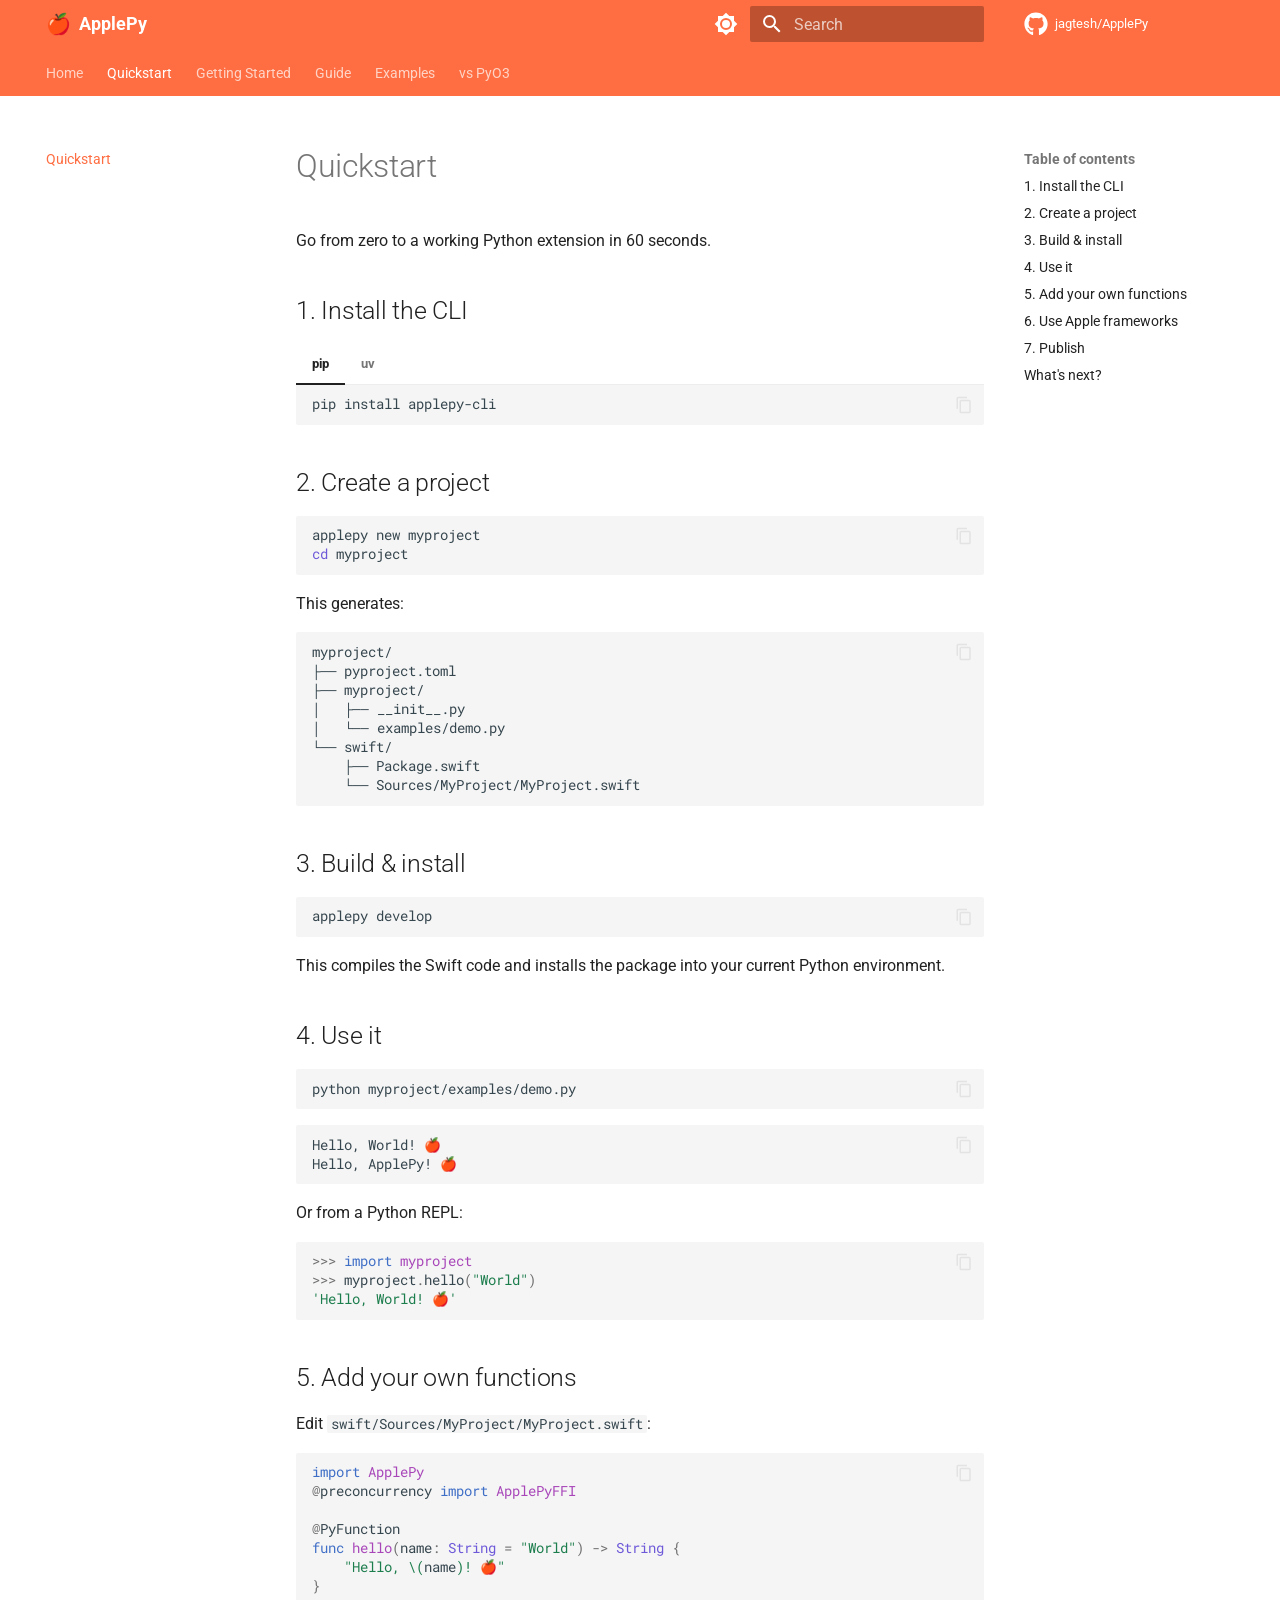
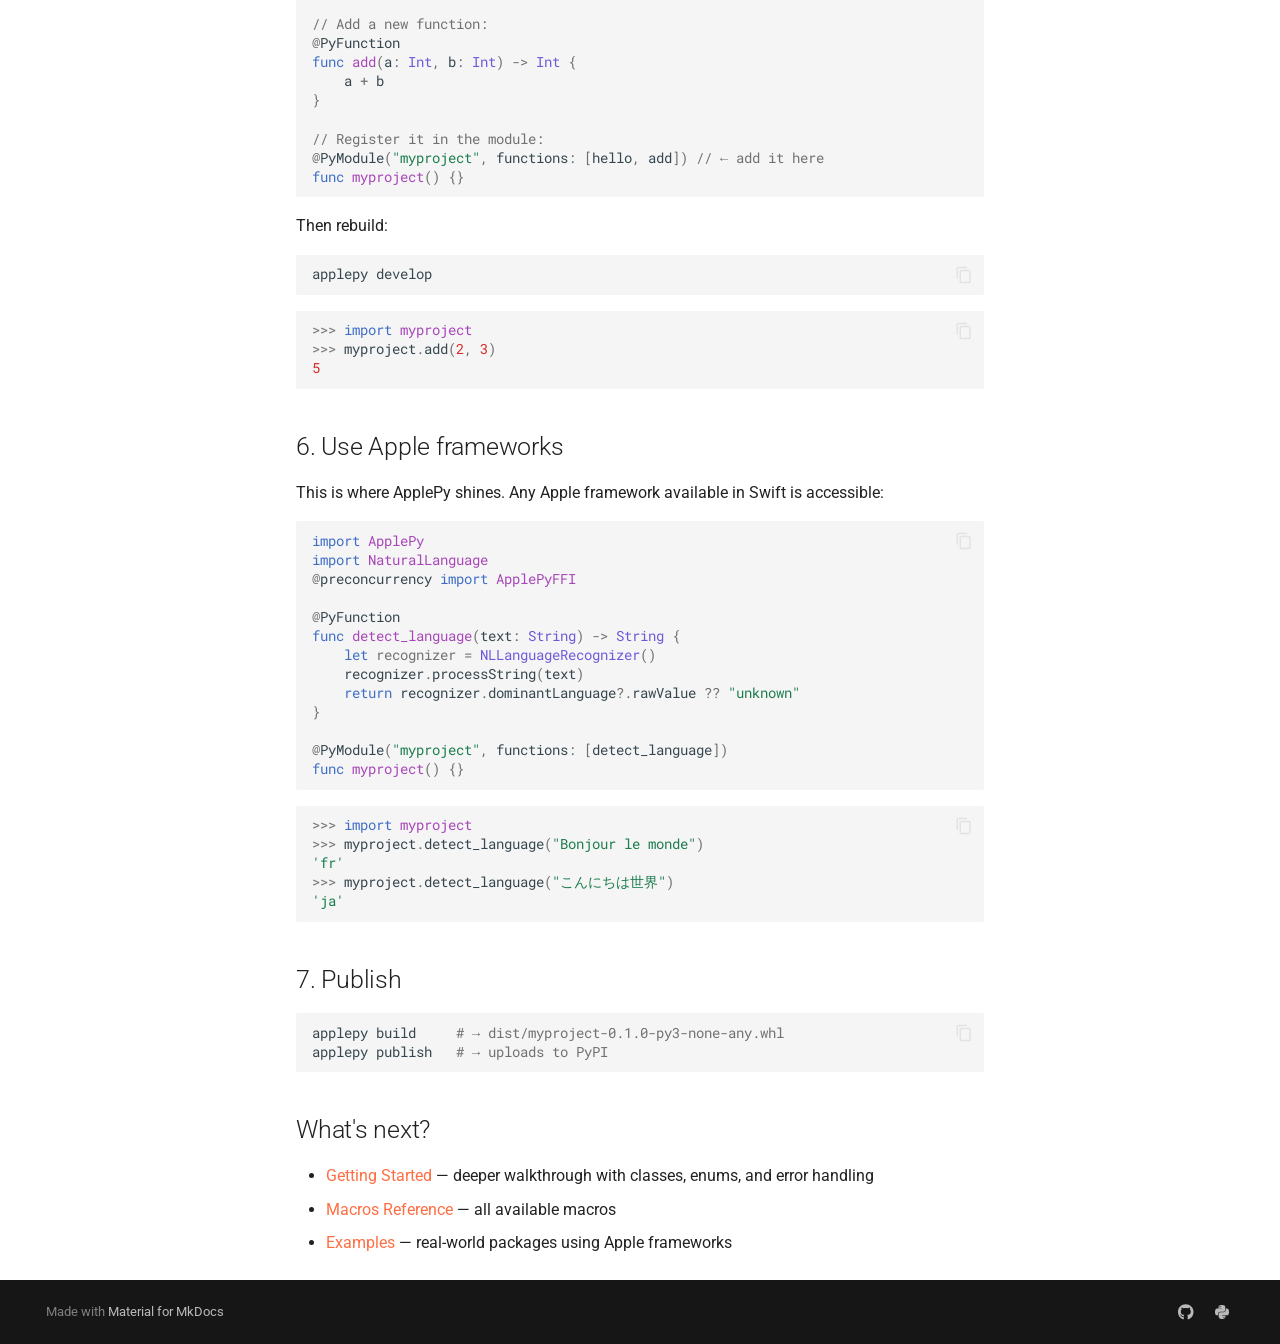
<file: quickstart/index.html>
<!doctype html>
<html lang="en" class="no-js">
  <head>
    
      <meta charset="utf-8">
      <meta name="viewport" content="width=device-width,initial-scale=1">
      
        <meta name="description" content="Create native Python extensions in Swift">
      
      
      
        <link rel="canonical" href="https://jagtesh.github.io/ApplePy/quickstart/">
      
      
        <link rel="prev" href="..">
      
      
        <link rel="next" href="../getting-started/">
      
      
      <link rel="icon" href="../assets/images/favicon.png">
      <meta name="generator" content="mkdocs-1.6.1, mkdocs-material-9.5.49">
    
    
      
        <title>Quickstart - ApplePy</title>
      
    
    
      <link rel="stylesheet" href="../assets/stylesheets/main.6f8fc17f.min.css">
      
        
        <link rel="stylesheet" href="../assets/stylesheets/palette.06af60db.min.css">
      
      


    
    
      
    
    
      
        
        
        <link rel="preconnect" href="https://fonts.gstatic.com" crossorigin>
        <link rel="stylesheet" href="https://fonts.googleapis.com/css?family=Roboto:300,300i,400,400i,700,700i%7CRoboto+Mono:400,400i,700,700i&display=fallback">
        <style>:root{--md-text-font:"Roboto";--md-code-font:"Roboto Mono"}</style>
      
    
    
      <link rel="stylesheet" href="../assets/extra.css">
    
    <script>__md_scope=new URL("..",location),__md_hash=e=>[...e].reduce(((e,_)=>(e<<5)-e+_.charCodeAt(0)),0),__md_get=(e,_=localStorage,t=__md_scope)=>JSON.parse(_.getItem(t.pathname+"."+e)),__md_set=(e,_,t=localStorage,a=__md_scope)=>{try{t.setItem(a.pathname+"."+e,JSON.stringify(_))}catch(e){}}</script>
    
      

    
    
    
  </head>
  
  
    
    
      
    
    
    
    
    <body dir="ltr" data-md-color-scheme="default" data-md-color-primary="deep-orange" data-md-color-accent="amber">
  
    
    <input class="md-toggle" data-md-toggle="drawer" type="checkbox" id="__drawer" autocomplete="off">
    <input class="md-toggle" data-md-toggle="search" type="checkbox" id="__search" autocomplete="off">
    <label class="md-overlay" for="__drawer"></label>
    <div data-md-component="skip">
      
        
        <a href="#quickstart" class="md-skip">
          Skip to content
        </a>
      
    </div>
    <div data-md-component="announce">
      
    </div>
    
    
      

<header class="md-header" data-md-component="header">
  <nav class="md-header__inner md-grid" aria-label="Header">
    <a href=".." title="ApplePy" class="md-header__button md-logo" aria-label="ApplePy" data-md-component="logo">
      
  
  <svg xmlns="http://www.w3.org/2000/svg" viewBox="0 0 24 24"><path d="M12 8a3 3 0 0 0 3-3 3 3 0 0 0-3-3 3 3 0 0 0-3 3 3 3 0 0 0 3 3m0 3.54C9.64 9.35 6.5 8 3 8v11c3.5 0 6.64 1.35 9 3.54 2.36-2.19 5.5-3.54 9-3.54V8c-3.5 0-6.64 1.35-9 3.54"/></svg>

    </a>
    <label class="md-header__button md-icon" for="__drawer">
      
      <svg xmlns="http://www.w3.org/2000/svg" viewBox="0 0 24 24"><path d="M3 6h18v2H3zm0 5h18v2H3zm0 5h18v2H3z"/></svg>
    </label>
    <div class="md-header__title" data-md-component="header-title">
      <div class="md-header__ellipsis">
        <div class="md-header__topic">
          <span class="md-ellipsis">
            ApplePy
          </span>
        </div>
        <div class="md-header__topic" data-md-component="header-topic">
          <span class="md-ellipsis">
            
              Quickstart
            
          </span>
        </div>
      </div>
    </div>
    
      
        <form class="md-header__option" data-md-component="palette">
  
    
    
    
    <input class="md-option" data-md-color-media="" data-md-color-scheme="default" data-md-color-primary="deep-orange" data-md-color-accent="amber"  aria-label="Switch to dark mode"  type="radio" name="__palette" id="__palette_0">
    
      <label class="md-header__button md-icon" title="Switch to dark mode" for="__palette_1" hidden>
        <svg xmlns="http://www.w3.org/2000/svg" viewBox="0 0 24 24"><path d="M12 8a4 4 0 0 0-4 4 4 4 0 0 0 4 4 4 4 0 0 0 4-4 4 4 0 0 0-4-4m0 10a6 6 0 0 1-6-6 6 6 0 0 1 6-6 6 6 0 0 1 6 6 6 6 0 0 1-6 6m8-9.31V4h-4.69L12 .69 8.69 4H4v4.69L.69 12 4 15.31V20h4.69L12 23.31 15.31 20H20v-4.69L23.31 12z"/></svg>
      </label>
    
  
    
    
    
    <input class="md-option" data-md-color-media="" data-md-color-scheme="slate" data-md-color-primary="deep-orange" data-md-color-accent="amber"  aria-label="Switch to light mode"  type="radio" name="__palette" id="__palette_1">
    
      <label class="md-header__button md-icon" title="Switch to light mode" for="__palette_0" hidden>
        <svg xmlns="http://www.w3.org/2000/svg" viewBox="0 0 24 24"><path d="M12 18c-.89 0-1.74-.2-2.5-.55C11.56 16.5 13 14.42 13 12s-1.44-4.5-3.5-5.45C10.26 6.2 11.11 6 12 6a6 6 0 0 1 6 6 6 6 0 0 1-6 6m8-9.31V4h-4.69L12 .69 8.69 4H4v4.69L.69 12 4 15.31V20h4.69L12 23.31 15.31 20H20v-4.69L23.31 12z"/></svg>
      </label>
    
  
</form>
      
    
    
      <script>var palette=__md_get("__palette");if(palette&&palette.color){if("(prefers-color-scheme)"===palette.color.media){var media=matchMedia("(prefers-color-scheme: light)"),input=document.querySelector(media.matches?"[data-md-color-media='(prefers-color-scheme: light)']":"[data-md-color-media='(prefers-color-scheme: dark)']");palette.color.media=input.getAttribute("data-md-color-media"),palette.color.scheme=input.getAttribute("data-md-color-scheme"),palette.color.primary=input.getAttribute("data-md-color-primary"),palette.color.accent=input.getAttribute("data-md-color-accent")}for(var[key,value]of Object.entries(palette.color))document.body.setAttribute("data-md-color-"+key,value)}</script>
    
    
    
      <label class="md-header__button md-icon" for="__search">
        
        <svg xmlns="http://www.w3.org/2000/svg" viewBox="0 0 24 24"><path d="M9.5 3A6.5 6.5 0 0 1 16 9.5c0 1.61-.59 3.09-1.56 4.23l.27.27h.79l5 5-1.5 1.5-5-5v-.79l-.27-.27A6.52 6.52 0 0 1 9.5 16 6.5 6.5 0 0 1 3 9.5 6.5 6.5 0 0 1 9.5 3m0 2C7 5 5 7 5 9.5S7 14 9.5 14 14 12 14 9.5 12 5 9.5 5"/></svg>
      </label>
      <div class="md-search" data-md-component="search" role="dialog">
  <label class="md-search__overlay" for="__search"></label>
  <div class="md-search__inner" role="search">
    <form class="md-search__form" name="search">
      <input type="text" class="md-search__input" name="query" aria-label="Search" placeholder="Search" autocapitalize="off" autocorrect="off" autocomplete="off" spellcheck="false" data-md-component="search-query" required>
      <label class="md-search__icon md-icon" for="__search">
        
        <svg xmlns="http://www.w3.org/2000/svg" viewBox="0 0 24 24"><path d="M9.5 3A6.5 6.5 0 0 1 16 9.5c0 1.61-.59 3.09-1.56 4.23l.27.27h.79l5 5-1.5 1.5-5-5v-.79l-.27-.27A6.52 6.52 0 0 1 9.5 16 6.5 6.5 0 0 1 3 9.5 6.5 6.5 0 0 1 9.5 3m0 2C7 5 5 7 5 9.5S7 14 9.5 14 14 12 14 9.5 12 5 9.5 5"/></svg>
        
        <svg xmlns="http://www.w3.org/2000/svg" viewBox="0 0 24 24"><path d="M20 11v2H8l5.5 5.5-1.42 1.42L4.16 12l7.92-7.92L13.5 5.5 8 11z"/></svg>
      </label>
      <nav class="md-search__options" aria-label="Search">
        
        <button type="reset" class="md-search__icon md-icon" title="Clear" aria-label="Clear" tabindex="-1">
          
          <svg xmlns="http://www.w3.org/2000/svg" viewBox="0 0 24 24"><path d="M19 6.41 17.59 5 12 10.59 6.41 5 5 6.41 10.59 12 5 17.59 6.41 19 12 13.41 17.59 19 19 17.59 13.41 12z"/></svg>
        </button>
      </nav>
      
        <div class="md-search__suggest" data-md-component="search-suggest"></div>
      
    </form>
    <div class="md-search__output">
      <div class="md-search__scrollwrap" tabindex="0" data-md-scrollfix>
        <div class="md-search-result" data-md-component="search-result">
          <div class="md-search-result__meta">
            Initializing search
          </div>
          <ol class="md-search-result__list" role="presentation"></ol>
        </div>
      </div>
    </div>
  </div>
</div>
    
    
      <div class="md-header__source">
        <a href="https://github.com/jagtesh/ApplePy" title="Go to repository" class="md-source" data-md-component="source">
  <div class="md-source__icon md-icon">
    
    <svg xmlns="http://www.w3.org/2000/svg" viewBox="0 0 496 512"><!--! Font Awesome Free 6.7.1 by @fontawesome - https://fontawesome.com License - https://fontawesome.com/license/free (Icons: CC BY 4.0, Fonts: SIL OFL 1.1, Code: MIT License) Copyright 2024 Fonticons, Inc.--><path d="M165.9 397.4c0 2-2.3 3.6-5.2 3.6-3.3.3-5.6-1.3-5.6-3.6 0-2 2.3-3.6 5.2-3.6 3-.3 5.6 1.3 5.6 3.6m-31.1-4.5c-.7 2 1.3 4.3 4.3 4.9 2.6 1 5.6 0 6.2-2s-1.3-4.3-4.3-5.2c-2.6-.7-5.5.3-6.2 2.3m44.2-1.7c-2.9.7-4.9 2.6-4.6 4.9.3 2 2.9 3.3 5.9 2.6 2.9-.7 4.9-2.6 4.6-4.6-.3-1.9-3-3.2-5.9-2.9M244.8 8C106.1 8 0 113.3 0 252c0 110.9 69.8 205.8 169.5 239.2 12.8 2.3 17.3-5.6 17.3-12.1 0-6.2-.3-40.4-.3-61.4 0 0-70 15-84.7-29.8 0 0-11.4-29.1-27.8-36.6 0 0-22.9-15.7 1.6-15.4 0 0 24.9 2 38.6 25.8 21.9 38.6 58.6 27.5 72.9 20.9 2.3-16 8.8-27.1 16-33.7-55.9-6.2-112.3-14.3-112.3-110.5 0-27.5 7.6-41.3 23.6-58.9-2.6-6.5-11.1-33.3 2.6-67.9 20.9-6.5 69 27 69 27 20-5.6 41.5-8.5 62.8-8.5s42.8 2.9 62.8 8.5c0 0 48.1-33.6 69-27 13.7 34.7 5.2 61.4 2.6 67.9 16 17.7 25.8 31.5 25.8 58.9 0 96.5-58.9 104.2-114.8 110.5 9.2 7.9 17 22.9 17 46.4 0 33.7-.3 75.4-.3 83.6 0 6.5 4.6 14.4 17.3 12.1C428.2 457.8 496 362.9 496 252 496 113.3 383.5 8 244.8 8M97.2 352.9c-1.3 1-1 3.3.7 5.2 1.6 1.6 3.9 2.3 5.2 1 1.3-1 1-3.3-.7-5.2-1.6-1.6-3.9-2.3-5.2-1m-10.8-8.1c-.7 1.3.3 2.9 2.3 3.9 1.6 1 3.6.7 4.3-.7.7-1.3-.3-2.9-2.3-3.9-2-.6-3.6-.3-4.3.7m32.4 35.6c-1.6 1.3-1 4.3 1.3 6.2 2.3 2.3 5.2 2.6 6.5 1 1.3-1.3.7-4.3-1.3-6.2-2.2-2.3-5.2-2.6-6.5-1m-11.4-14.7c-1.6 1-1.6 3.6 0 5.9s4.3 3.3 5.6 2.3c1.6-1.3 1.6-3.9 0-6.2-1.4-2.3-4-3.3-5.6-2"/></svg>
  </div>
  <div class="md-source__repository">
    jagtesh/ApplePy
  </div>
</a>
      </div>
    
  </nav>
  
</header>
    
    <div class="md-container" data-md-component="container">
      
      
        
          
            
<nav class="md-tabs" aria-label="Tabs" data-md-component="tabs">
  <div class="md-grid">
    <ul class="md-tabs__list">
      
        
  
  
  
    <li class="md-tabs__item">
      <a href=".." class="md-tabs__link">
        
  
    
  
  Home

      </a>
    </li>
  

      
        
  
  
    
  
  
    <li class="md-tabs__item md-tabs__item--active">
      <a href="./" class="md-tabs__link">
        
  
    
  
  Quickstart

      </a>
    </li>
  

      
        
  
  
  
    <li class="md-tabs__item">
      <a href="../getting-started/" class="md-tabs__link">
        
  
    
  
  Getting Started

      </a>
    </li>
  

      
        
  
  
  
    
    
      <li class="md-tabs__item">
        <a href="../guide/macros/" class="md-tabs__link">
          
  
  Guide

        </a>
      </li>
    
  

      
        
  
  
  
    
    
      <li class="md-tabs__item">
        <a href="../examples/" class="md-tabs__link">
          
  
  Examples

        </a>
      </li>
    
  

      
        
  
  
  
    <li class="md-tabs__item">
      <a href="../comparison/" class="md-tabs__link">
        
  
    
  
  vs PyO3

      </a>
    </li>
  

      
    </ul>
  </div>
</nav>
          
        
      
      <main class="md-main" data-md-component="main">
        <div class="md-main__inner md-grid">
          
            
              
              <div class="md-sidebar md-sidebar--primary" data-md-component="sidebar" data-md-type="navigation" >
                <div class="md-sidebar__scrollwrap">
                  <div class="md-sidebar__inner">
                    


  


<nav class="md-nav md-nav--primary md-nav--lifted" aria-label="Navigation" data-md-level="0">
  <label class="md-nav__title" for="__drawer">
    <a href=".." title="ApplePy" class="md-nav__button md-logo" aria-label="ApplePy" data-md-component="logo">
      
  
  <svg xmlns="http://www.w3.org/2000/svg" viewBox="0 0 24 24"><path d="M12 8a3 3 0 0 0 3-3 3 3 0 0 0-3-3 3 3 0 0 0-3 3 3 3 0 0 0 3 3m0 3.54C9.64 9.35 6.5 8 3 8v11c3.5 0 6.64 1.35 9 3.54 2.36-2.19 5.5-3.54 9-3.54V8c-3.5 0-6.64 1.35-9 3.54"/></svg>

    </a>
    ApplePy
  </label>
  
    <div class="md-nav__source">
      <a href="https://github.com/jagtesh/ApplePy" title="Go to repository" class="md-source" data-md-component="source">
  <div class="md-source__icon md-icon">
    
    <svg xmlns="http://www.w3.org/2000/svg" viewBox="0 0 496 512"><!--! Font Awesome Free 6.7.1 by @fontawesome - https://fontawesome.com License - https://fontawesome.com/license/free (Icons: CC BY 4.0, Fonts: SIL OFL 1.1, Code: MIT License) Copyright 2024 Fonticons, Inc.--><path d="M165.9 397.4c0 2-2.3 3.6-5.2 3.6-3.3.3-5.6-1.3-5.6-3.6 0-2 2.3-3.6 5.2-3.6 3-.3 5.6 1.3 5.6 3.6m-31.1-4.5c-.7 2 1.3 4.3 4.3 4.9 2.6 1 5.6 0 6.2-2s-1.3-4.3-4.3-5.2c-2.6-.7-5.5.3-6.2 2.3m44.2-1.7c-2.9.7-4.9 2.6-4.6 4.9.3 2 2.9 3.3 5.9 2.6 2.9-.7 4.9-2.6 4.6-4.6-.3-1.9-3-3.2-5.9-2.9M244.8 8C106.1 8 0 113.3 0 252c0 110.9 69.8 205.8 169.5 239.2 12.8 2.3 17.3-5.6 17.3-12.1 0-6.2-.3-40.4-.3-61.4 0 0-70 15-84.7-29.8 0 0-11.4-29.1-27.8-36.6 0 0-22.9-15.7 1.6-15.4 0 0 24.9 2 38.6 25.8 21.9 38.6 58.6 27.5 72.9 20.9 2.3-16 8.8-27.1 16-33.7-55.9-6.2-112.3-14.3-112.3-110.5 0-27.5 7.6-41.3 23.6-58.9-2.6-6.5-11.1-33.3 2.6-67.9 20.9-6.5 69 27 69 27 20-5.6 41.5-8.5 62.8-8.5s42.8 2.9 62.8 8.5c0 0 48.1-33.6 69-27 13.7 34.7 5.2 61.4 2.6 67.9 16 17.7 25.8 31.5 25.8 58.9 0 96.5-58.9 104.2-114.8 110.5 9.2 7.9 17 22.9 17 46.4 0 33.7-.3 75.4-.3 83.6 0 6.5 4.6 14.4 17.3 12.1C428.2 457.8 496 362.9 496 252 496 113.3 383.5 8 244.8 8M97.2 352.9c-1.3 1-1 3.3.7 5.2 1.6 1.6 3.9 2.3 5.2 1 1.3-1 1-3.3-.7-5.2-1.6-1.6-3.9-2.3-5.2-1m-10.8-8.1c-.7 1.3.3 2.9 2.3 3.9 1.6 1 3.6.7 4.3-.7.7-1.3-.3-2.9-2.3-3.9-2-.6-3.6-.3-4.3.7m32.4 35.6c-1.6 1.3-1 4.3 1.3 6.2 2.3 2.3 5.2 2.6 6.5 1 1.3-1.3.7-4.3-1.3-6.2-2.2-2.3-5.2-2.6-6.5-1m-11.4-14.7c-1.6 1-1.6 3.6 0 5.9s4.3 3.3 5.6 2.3c1.6-1.3 1.6-3.9 0-6.2-1.4-2.3-4-3.3-5.6-2"/></svg>
  </div>
  <div class="md-source__repository">
    jagtesh/ApplePy
  </div>
</a>
    </div>
  
  <ul class="md-nav__list" data-md-scrollfix>
    
      
      
  
  
  
  
    <li class="md-nav__item">
      <a href=".." class="md-nav__link">
        
  
  <span class="md-ellipsis">
    Home
  </span>
  

      </a>
    </li>
  

    
      
      
  
  
    
  
  
  
    <li class="md-nav__item md-nav__item--active">
      
      <input class="md-nav__toggle md-toggle" type="checkbox" id="__toc">
      
      
        
      
      
        <label class="md-nav__link md-nav__link--active" for="__toc">
          
  
  <span class="md-ellipsis">
    Quickstart
  </span>
  

          <span class="md-nav__icon md-icon"></span>
        </label>
      
      <a href="./" class="md-nav__link md-nav__link--active">
        
  
  <span class="md-ellipsis">
    Quickstart
  </span>
  

      </a>
      
        

<nav class="md-nav md-nav--secondary" aria-label="Table of contents">
  
  
  
    
  
  
    <label class="md-nav__title" for="__toc">
      <span class="md-nav__icon md-icon"></span>
      Table of contents
    </label>
    <ul class="md-nav__list" data-md-component="toc" data-md-scrollfix>
      
        <li class="md-nav__item">
  <a href="#1-install-the-cli" class="md-nav__link">
    <span class="md-ellipsis">
      1. Install the CLI
    </span>
  </a>
  
</li>
      
        <li class="md-nav__item">
  <a href="#2-create-a-project" class="md-nav__link">
    <span class="md-ellipsis">
      2. Create a project
    </span>
  </a>
  
</li>
      
        <li class="md-nav__item">
  <a href="#3-build-install" class="md-nav__link">
    <span class="md-ellipsis">
      3. Build &amp; install
    </span>
  </a>
  
</li>
      
        <li class="md-nav__item">
  <a href="#4-use-it" class="md-nav__link">
    <span class="md-ellipsis">
      4. Use it
    </span>
  </a>
  
</li>
      
        <li class="md-nav__item">
  <a href="#5-add-your-own-functions" class="md-nav__link">
    <span class="md-ellipsis">
      5. Add your own functions
    </span>
  </a>
  
</li>
      
        <li class="md-nav__item">
  <a href="#6-use-apple-frameworks" class="md-nav__link">
    <span class="md-ellipsis">
      6. Use Apple frameworks
    </span>
  </a>
  
</li>
      
        <li class="md-nav__item">
  <a href="#7-publish" class="md-nav__link">
    <span class="md-ellipsis">
      7. Publish
    </span>
  </a>
  
</li>
      
        <li class="md-nav__item">
  <a href="#whats-next" class="md-nav__link">
    <span class="md-ellipsis">
      What's next?
    </span>
  </a>
  
</li>
      
    </ul>
  
</nav>
      
    </li>
  

    
      
      
  
  
  
  
    <li class="md-nav__item">
      <a href="../getting-started/" class="md-nav__link">
        
  
  <span class="md-ellipsis">
    Getting Started
  </span>
  

      </a>
    </li>
  

    
      
      
  
  
  
  
    
    
    
      
      
        
      
    
    
    <li class="md-nav__item md-nav__item--nested">
      
        
        
        <input class="md-nav__toggle md-toggle " type="checkbox" id="__nav_4" >
        
          
          <label class="md-nav__link" for="__nav_4" id="__nav_4_label" tabindex="0">
            
  
  <span class="md-ellipsis">
    Guide
  </span>
  

            <span class="md-nav__icon md-icon"></span>
          </label>
        
        <nav class="md-nav" data-md-level="1" aria-labelledby="__nav_4_label" aria-expanded="false">
          <label class="md-nav__title" for="__nav_4">
            <span class="md-nav__icon md-icon"></span>
            Guide
          </label>
          <ul class="md-nav__list" data-md-scrollfix>
            
              
                
  
  
  
  
    <li class="md-nav__item">
      <a href="../guide/macros/" class="md-nav__link">
        
  
  <span class="md-ellipsis">
    Macros Reference
  </span>
  

      </a>
    </li>
  

              
            
              
                
  
  
  
  
    <li class="md-nav__item">
      <a href="../guide/type-conversion/" class="md-nav__link">
        
  
  <span class="md-ellipsis">
    Type Conversion
  </span>
  

      </a>
    </li>
  

              
            
              
                
  
  
  
  
    <li class="md-nav__item">
      <a href="../guide/memory-management/" class="md-nav__link">
        
  
  <span class="md-ellipsis">
    Memory Management
  </span>
  

      </a>
    </li>
  

              
            
              
                
  
  
  
  
    <li class="md-nav__item">
      <a href="../guide/building/" class="md-nav__link">
        
  
  <span class="md-ellipsis">
    Building & Packaging
  </span>
  

      </a>
    </li>
  

              
            
          </ul>
        </nav>
      
    </li>
  

    
      
      
  
  
  
  
    
    
    
      
      
        
      
    
    
    <li class="md-nav__item md-nav__item--nested">
      
        
        
        <input class="md-nav__toggle md-toggle " type="checkbox" id="__nav_5" >
        
          
          <label class="md-nav__link" for="__nav_5" id="__nav_5_label" tabindex="0">
            
  
  <span class="md-ellipsis">
    Examples
  </span>
  

            <span class="md-nav__icon md-icon"></span>
          </label>
        
        <nav class="md-nav" data-md-level="1" aria-labelledby="__nav_5_label" aria-expanded="false">
          <label class="md-nav__title" for="__nav_5">
            <span class="md-nav__icon md-icon"></span>
            Examples
          </label>
          <ul class="md-nav__list" data-md-scrollfix>
            
              
                
  
  
  
  
    <li class="md-nav__item">
      <a href="../examples/" class="md-nav__link">
        
  
  <span class="md-ellipsis">
    Overview
  </span>
  

      </a>
    </li>
  

              
            
              
                
  
  
  
  
    <li class="md-nav__item">
      <a href="../examples/swiftkeychain/" class="md-nav__link">
        
  
  <span class="md-ellipsis">
    SwiftKeychain
  </span>
  

      </a>
    </li>
  

              
            
              
                
  
  
  
  
    <li class="md-nav__item">
      <a href="../examples/pynatural/" class="md-nav__link">
        
  
  <span class="md-ellipsis">
    PyNatural
  </span>
  

      </a>
    </li>
  

              
            
              
                
  
  
  
  
    <li class="md-nav__item">
      <a href="../examples/pycoreml/" class="md-nav__link">
        
  
  <span class="md-ellipsis">
    PyCoreML
  </span>
  

      </a>
    </li>
  

              
            
          </ul>
        </nav>
      
    </li>
  

    
      
      
  
  
  
  
    <li class="md-nav__item">
      <a href="../comparison/" class="md-nav__link">
        
  
  <span class="md-ellipsis">
    vs PyO3
  </span>
  

      </a>
    </li>
  

    
  </ul>
</nav>
                  </div>
                </div>
              </div>
            
            
              
              <div class="md-sidebar md-sidebar--secondary" data-md-component="sidebar" data-md-type="toc" >
                <div class="md-sidebar__scrollwrap">
                  <div class="md-sidebar__inner">
                    

<nav class="md-nav md-nav--secondary" aria-label="Table of contents">
  
  
  
    
  
  
    <label class="md-nav__title" for="__toc">
      <span class="md-nav__icon md-icon"></span>
      Table of contents
    </label>
    <ul class="md-nav__list" data-md-component="toc" data-md-scrollfix>
      
        <li class="md-nav__item">
  <a href="#1-install-the-cli" class="md-nav__link">
    <span class="md-ellipsis">
      1. Install the CLI
    </span>
  </a>
  
</li>
      
        <li class="md-nav__item">
  <a href="#2-create-a-project" class="md-nav__link">
    <span class="md-ellipsis">
      2. Create a project
    </span>
  </a>
  
</li>
      
        <li class="md-nav__item">
  <a href="#3-build-install" class="md-nav__link">
    <span class="md-ellipsis">
      3. Build &amp; install
    </span>
  </a>
  
</li>
      
        <li class="md-nav__item">
  <a href="#4-use-it" class="md-nav__link">
    <span class="md-ellipsis">
      4. Use it
    </span>
  </a>
  
</li>
      
        <li class="md-nav__item">
  <a href="#5-add-your-own-functions" class="md-nav__link">
    <span class="md-ellipsis">
      5. Add your own functions
    </span>
  </a>
  
</li>
      
        <li class="md-nav__item">
  <a href="#6-use-apple-frameworks" class="md-nav__link">
    <span class="md-ellipsis">
      6. Use Apple frameworks
    </span>
  </a>
  
</li>
      
        <li class="md-nav__item">
  <a href="#7-publish" class="md-nav__link">
    <span class="md-ellipsis">
      7. Publish
    </span>
  </a>
  
</li>
      
        <li class="md-nav__item">
  <a href="#whats-next" class="md-nav__link">
    <span class="md-ellipsis">
      What's next?
    </span>
  </a>
  
</li>
      
    </ul>
  
</nav>
                  </div>
                </div>
              </div>
            
          
          
            <div class="md-content" data-md-component="content">
              <article class="md-content__inner md-typeset">
                
                  

  
  


<h1 id="quickstart">Quickstart</h1>
<p>Go from zero to a working Python extension in 60 seconds.</p>
<h2 id="1-install-the-cli">1. Install the CLI</h2>
<div class="tabbed-set tabbed-alternate" data-tabs="1:2"><input checked="checked" id="__tabbed_1_1" name="__tabbed_1" type="radio" /><input id="__tabbed_1_2" name="__tabbed_1" type="radio" /><div class="tabbed-labels"><label for="__tabbed_1_1">pip</label><label for="__tabbed_1_2">uv</label></div>
<div class="tabbed-content">
<div class="tabbed-block">
<div class="highlight"><pre><span></span><code><a id="__codelineno-0-1" name="__codelineno-0-1" href="#__codelineno-0-1"></a>pip<span class="w"> </span>install<span class="w"> </span>applepy-cli
</code></pre></div>
</div>
<div class="tabbed-block">
<div class="highlight"><pre><span></span><code><a id="__codelineno-1-1" name="__codelineno-1-1" href="#__codelineno-1-1"></a>uv<span class="w"> </span>pip<span class="w"> </span>install<span class="w"> </span>applepy-cli
</code></pre></div>
</div>
</div>
</div>
<h2 id="2-create-a-project">2. Create a project</h2>
<div class="highlight"><pre><span></span><code><a id="__codelineno-2-1" name="__codelineno-2-1" href="#__codelineno-2-1"></a>applepy<span class="w"> </span>new<span class="w"> </span>myproject
<a id="__codelineno-2-2" name="__codelineno-2-2" href="#__codelineno-2-2"></a><span class="nb">cd</span><span class="w"> </span>myproject
</code></pre></div>
<p>This generates:</p>
<div class="highlight"><pre><span></span><code><a id="__codelineno-3-1" name="__codelineno-3-1" href="#__codelineno-3-1"></a>myproject/
<a id="__codelineno-3-2" name="__codelineno-3-2" href="#__codelineno-3-2"></a>├── pyproject.toml
<a id="__codelineno-3-3" name="__codelineno-3-3" href="#__codelineno-3-3"></a>├── myproject/
<a id="__codelineno-3-4" name="__codelineno-3-4" href="#__codelineno-3-4"></a>│   ├── __init__.py
<a id="__codelineno-3-5" name="__codelineno-3-5" href="#__codelineno-3-5"></a>│   └── examples/demo.py
<a id="__codelineno-3-6" name="__codelineno-3-6" href="#__codelineno-3-6"></a>└── swift/
<a id="__codelineno-3-7" name="__codelineno-3-7" href="#__codelineno-3-7"></a>    ├── Package.swift
<a id="__codelineno-3-8" name="__codelineno-3-8" href="#__codelineno-3-8"></a>    └── Sources/MyProject/MyProject.swift
</code></pre></div>
<h2 id="3-build-install">3. Build &amp; install</h2>
<div class="highlight"><pre><span></span><code><a id="__codelineno-4-1" name="__codelineno-4-1" href="#__codelineno-4-1"></a>applepy<span class="w"> </span>develop
</code></pre></div>
<p>This compiles the Swift code and installs the package into your current Python environment.</p>
<h2 id="4-use-it">4. Use it</h2>
<div class="highlight"><pre><span></span><code><a id="__codelineno-5-1" name="__codelineno-5-1" href="#__codelineno-5-1"></a>python<span class="w"> </span>myproject/examples/demo.py
</code></pre></div>
<div class="highlight"><pre><span></span><code><a id="__codelineno-6-1" name="__codelineno-6-1" href="#__codelineno-6-1"></a>Hello, World! 🍎
<a id="__codelineno-6-2" name="__codelineno-6-2" href="#__codelineno-6-2"></a>Hello, ApplePy! 🍎
</code></pre></div>
<p>Or from a Python REPL:</p>
<div class="highlight"><pre><span></span><code><a id="__codelineno-7-1" name="__codelineno-7-1" href="#__codelineno-7-1"></a><span class="o">&gt;&gt;&gt;</span> <span class="kn">import</span><span class="w"> </span><span class="nn">myproject</span>
<a id="__codelineno-7-2" name="__codelineno-7-2" href="#__codelineno-7-2"></a><span class="o">&gt;&gt;&gt;</span> <span class="n">myproject</span><span class="o">.</span><span class="n">hello</span><span class="p">(</span><span class="s2">&quot;World&quot;</span><span class="p">)</span>
<a id="__codelineno-7-3" name="__codelineno-7-3" href="#__codelineno-7-3"></a><span class="s1">&#39;Hello, World! 🍎&#39;</span>
</code></pre></div>
<h2 id="5-add-your-own-functions">5. Add your own functions</h2>
<p>Edit <code>swift/Sources/MyProject/MyProject.swift</code>:</p>
<div class="highlight"><pre><span></span><code><a id="__codelineno-8-1" name="__codelineno-8-1" href="#__codelineno-8-1"></a><span class="kd">import</span><span class="w"> </span><span class="nc">ApplePy</span>
<a id="__codelineno-8-2" name="__codelineno-8-2" href="#__codelineno-8-2"></a><span class="p">@</span><span class="n">preconcurrency</span><span class="w"> </span><span class="kd">import</span><span class="w"> </span><span class="nc">ApplePyFFI</span>
<a id="__codelineno-8-3" name="__codelineno-8-3" href="#__codelineno-8-3"></a>
<a id="__codelineno-8-4" name="__codelineno-8-4" href="#__codelineno-8-4"></a><span class="p">@</span><span class="n">PyFunction</span>
<a id="__codelineno-8-5" name="__codelineno-8-5" href="#__codelineno-8-5"></a><span class="kd">func</span><span class="w"> </span><span class="nf">hello</span><span class="p">(</span><span class="n">name</span><span class="p">:</span><span class="w"> </span><span class="nb">String</span><span class="w"> </span><span class="p">=</span><span class="w"> </span><span class="s">&quot;World&quot;</span><span class="p">)</span><span class="w"> </span><span class="p">-&gt;</span><span class="w"> </span><span class="nb">String</span><span class="w"> </span><span class="p">{</span>
<a id="__codelineno-8-6" name="__codelineno-8-6" href="#__codelineno-8-6"></a><span class="w">    </span><span class="s">&quot;Hello, </span><span class="si">\(</span><span class="n">name</span><span class="si">)</span><span class="s">! 🍎&quot;</span>
<a id="__codelineno-8-7" name="__codelineno-8-7" href="#__codelineno-8-7"></a><span class="p">}</span>
<a id="__codelineno-8-8" name="__codelineno-8-8" href="#__codelineno-8-8"></a>
<a id="__codelineno-8-9" name="__codelineno-8-9" href="#__codelineno-8-9"></a><span class="c1">// Add a new function:</span>
<a id="__codelineno-8-10" name="__codelineno-8-10" href="#__codelineno-8-10"></a><span class="p">@</span><span class="n">PyFunction</span>
<a id="__codelineno-8-11" name="__codelineno-8-11" href="#__codelineno-8-11"></a><span class="kd">func</span><span class="w"> </span><span class="nf">add</span><span class="p">(</span><span class="n">a</span><span class="p">:</span><span class="w"> </span><span class="nb">Int</span><span class="p">,</span><span class="w"> </span><span class="n">b</span><span class="p">:</span><span class="w"> </span><span class="nb">Int</span><span class="p">)</span><span class="w"> </span><span class="p">-&gt;</span><span class="w"> </span><span class="nb">Int</span><span class="w"> </span><span class="p">{</span>
<a id="__codelineno-8-12" name="__codelineno-8-12" href="#__codelineno-8-12"></a><span class="w">    </span><span class="n">a</span><span class="w"> </span><span class="o">+</span><span class="w"> </span><span class="n">b</span>
<a id="__codelineno-8-13" name="__codelineno-8-13" href="#__codelineno-8-13"></a><span class="p">}</span>
<a id="__codelineno-8-14" name="__codelineno-8-14" href="#__codelineno-8-14"></a>
<a id="__codelineno-8-15" name="__codelineno-8-15" href="#__codelineno-8-15"></a><span class="c1">// Register it in the module:</span>
<a id="__codelineno-8-16" name="__codelineno-8-16" href="#__codelineno-8-16"></a><span class="p">@</span><span class="n">PyModule</span><span class="p">(</span><span class="s">&quot;myproject&quot;</span><span class="p">,</span><span class="w"> </span><span class="n">functions</span><span class="p">:</span><span class="w"> </span><span class="p">[</span><span class="n">hello</span><span class="p">,</span><span class="w"> </span><span class="n">add</span><span class="p">])</span><span class="w"> </span><span class="c1">// ← add it here</span>
<a id="__codelineno-8-17" name="__codelineno-8-17" href="#__codelineno-8-17"></a><span class="kd">func</span><span class="w"> </span><span class="nf">myproject</span><span class="p">()</span><span class="w"> </span><span class="p">{}</span>
</code></pre></div>
<p>Then rebuild:</p>
<div class="highlight"><pre><span></span><code><a id="__codelineno-9-1" name="__codelineno-9-1" href="#__codelineno-9-1"></a>applepy<span class="w"> </span>develop
</code></pre></div>
<div class="highlight"><pre><span></span><code><a id="__codelineno-10-1" name="__codelineno-10-1" href="#__codelineno-10-1"></a><span class="o">&gt;&gt;&gt;</span> <span class="kn">import</span><span class="w"> </span><span class="nn">myproject</span>
<a id="__codelineno-10-2" name="__codelineno-10-2" href="#__codelineno-10-2"></a><span class="o">&gt;&gt;&gt;</span> <span class="n">myproject</span><span class="o">.</span><span class="n">add</span><span class="p">(</span><span class="mi">2</span><span class="p">,</span> <span class="mi">3</span><span class="p">)</span>
<a id="__codelineno-10-3" name="__codelineno-10-3" href="#__codelineno-10-3"></a><span class="mi">5</span>
</code></pre></div>
<h2 id="6-use-apple-frameworks">6. Use Apple frameworks</h2>
<p>This is where ApplePy shines. Any Apple framework available in Swift is accessible:</p>
<div class="highlight"><pre><span></span><code><a id="__codelineno-11-1" name="__codelineno-11-1" href="#__codelineno-11-1"></a><span class="kd">import</span><span class="w"> </span><span class="nc">ApplePy</span>
<a id="__codelineno-11-2" name="__codelineno-11-2" href="#__codelineno-11-2"></a><span class="kd">import</span><span class="w"> </span><span class="nc">NaturalLanguage</span>
<a id="__codelineno-11-3" name="__codelineno-11-3" href="#__codelineno-11-3"></a><span class="p">@</span><span class="n">preconcurrency</span><span class="w"> </span><span class="kd">import</span><span class="w"> </span><span class="nc">ApplePyFFI</span>
<a id="__codelineno-11-4" name="__codelineno-11-4" href="#__codelineno-11-4"></a>
<a id="__codelineno-11-5" name="__codelineno-11-5" href="#__codelineno-11-5"></a><span class="p">@</span><span class="n">PyFunction</span>
<a id="__codelineno-11-6" name="__codelineno-11-6" href="#__codelineno-11-6"></a><span class="kd">func</span><span class="w"> </span><span class="nf">detect_language</span><span class="p">(</span><span class="n">text</span><span class="p">:</span><span class="w"> </span><span class="nb">String</span><span class="p">)</span><span class="w"> </span><span class="p">-&gt;</span><span class="w"> </span><span class="nb">String</span><span class="w"> </span><span class="p">{</span>
<a id="__codelineno-11-7" name="__codelineno-11-7" href="#__codelineno-11-7"></a><span class="w">    </span><span class="kd">let</span><span class="w"> </span><span class="nv">recognizer</span><span class="w"> </span><span class="p">=</span><span class="w"> </span><span class="bp">NLLanguageRecognizer</span><span class="p">()</span>
<a id="__codelineno-11-8" name="__codelineno-11-8" href="#__codelineno-11-8"></a><span class="w">    </span><span class="n">recognizer</span><span class="p">.</span><span class="n">processString</span><span class="p">(</span><span class="n">text</span><span class="p">)</span>
<a id="__codelineno-11-9" name="__codelineno-11-9" href="#__codelineno-11-9"></a><span class="w">    </span><span class="k">return</span><span class="w"> </span><span class="n">recognizer</span><span class="p">.</span><span class="n">dominantLanguage</span><span class="p">?.</span><span class="n">rawValue</span><span class="w"> </span><span class="p">??</span><span class="w"> </span><span class="s">&quot;unknown&quot;</span>
<a id="__codelineno-11-10" name="__codelineno-11-10" href="#__codelineno-11-10"></a><span class="p">}</span>
<a id="__codelineno-11-11" name="__codelineno-11-11" href="#__codelineno-11-11"></a>
<a id="__codelineno-11-12" name="__codelineno-11-12" href="#__codelineno-11-12"></a><span class="p">@</span><span class="n">PyModule</span><span class="p">(</span><span class="s">&quot;myproject&quot;</span><span class="p">,</span><span class="w"> </span><span class="n">functions</span><span class="p">:</span><span class="w"> </span><span class="p">[</span><span class="n">detect_language</span><span class="p">])</span>
<a id="__codelineno-11-13" name="__codelineno-11-13" href="#__codelineno-11-13"></a><span class="kd">func</span><span class="w"> </span><span class="nf">myproject</span><span class="p">()</span><span class="w"> </span><span class="p">{}</span>
</code></pre></div>
<div class="highlight"><pre><span></span><code><a id="__codelineno-12-1" name="__codelineno-12-1" href="#__codelineno-12-1"></a><span class="o">&gt;&gt;&gt;</span> <span class="kn">import</span><span class="w"> </span><span class="nn">myproject</span>
<a id="__codelineno-12-2" name="__codelineno-12-2" href="#__codelineno-12-2"></a><span class="o">&gt;&gt;&gt;</span> <span class="n">myproject</span><span class="o">.</span><span class="n">detect_language</span><span class="p">(</span><span class="s2">&quot;Bonjour le monde&quot;</span><span class="p">)</span>
<a id="__codelineno-12-3" name="__codelineno-12-3" href="#__codelineno-12-3"></a><span class="s1">&#39;fr&#39;</span>
<a id="__codelineno-12-4" name="__codelineno-12-4" href="#__codelineno-12-4"></a><span class="o">&gt;&gt;&gt;</span> <span class="n">myproject</span><span class="o">.</span><span class="n">detect_language</span><span class="p">(</span><span class="s2">&quot;こんにちは世界&quot;</span><span class="p">)</span>
<a id="__codelineno-12-5" name="__codelineno-12-5" href="#__codelineno-12-5"></a><span class="s1">&#39;ja&#39;</span>
</code></pre></div>
<h2 id="7-publish">7. Publish</h2>
<div class="highlight"><pre><span></span><code><a id="__codelineno-13-1" name="__codelineno-13-1" href="#__codelineno-13-1"></a>applepy<span class="w"> </span>build<span class="w">     </span><span class="c1"># → dist/myproject-0.1.0-py3-none-any.whl</span>
<a id="__codelineno-13-2" name="__codelineno-13-2" href="#__codelineno-13-2"></a>applepy<span class="w"> </span>publish<span class="w">   </span><span class="c1"># → uploads to PyPI</span>
</code></pre></div>
<h2 id="whats-next">What's next?</h2>
<ul>
<li><a href="../getting-started/">Getting Started</a> — deeper walkthrough with classes, enums, and error handling</li>
<li><a href="../guide/macros/">Macros Reference</a> — all available macros</li>
<li><a href="../examples/">Examples</a> — real-world packages using Apple frameworks</li>
</ul>












                
              </article>
            </div>
          
          
  <script>var tabs=__md_get("__tabs");if(Array.isArray(tabs))e:for(var set of document.querySelectorAll(".tabbed-set")){var labels=set.querySelector(".tabbed-labels");for(var tab of tabs)for(var label of labels.getElementsByTagName("label"))if(label.innerText.trim()===tab){var input=document.getElementById(label.htmlFor);input.checked=!0;continue e}}</script>

<script>var target=document.getElementById(location.hash.slice(1));target&&target.name&&(target.checked=target.name.startsWith("__tabbed_"))</script>
        </div>
        
          <button type="button" class="md-top md-icon" data-md-component="top" hidden>
  
  <svg xmlns="http://www.w3.org/2000/svg" viewBox="0 0 24 24"><path d="M13 20h-2V8l-5.5 5.5-1.42-1.42L12 4.16l7.92 7.92-1.42 1.42L13 8z"/></svg>
  Back to top
</button>
        
      </main>
      
        <footer class="md-footer">
  
  <div class="md-footer-meta md-typeset">
    <div class="md-footer-meta__inner md-grid">
      <div class="md-copyright">
  
  
    Made with
    <a href="https://squidfunk.github.io/mkdocs-material/" target="_blank" rel="noopener">
      Material for MkDocs
    </a>
  
</div>
      
        <div class="md-social">
  
    
    
    
    
      
      
    
    <a href="https://github.com/jagtesh" target="_blank" rel="noopener" title="github.com" class="md-social__link">
      <svg xmlns="http://www.w3.org/2000/svg" viewBox="0 0 496 512"><!--! Font Awesome Free 6.7.1 by @fontawesome - https://fontawesome.com License - https://fontawesome.com/license/free (Icons: CC BY 4.0, Fonts: SIL OFL 1.1, Code: MIT License) Copyright 2024 Fonticons, Inc.--><path d="M165.9 397.4c0 2-2.3 3.6-5.2 3.6-3.3.3-5.6-1.3-5.6-3.6 0-2 2.3-3.6 5.2-3.6 3-.3 5.6 1.3 5.6 3.6m-31.1-4.5c-.7 2 1.3 4.3 4.3 4.9 2.6 1 5.6 0 6.2-2s-1.3-4.3-4.3-5.2c-2.6-.7-5.5.3-6.2 2.3m44.2-1.7c-2.9.7-4.9 2.6-4.6 4.9.3 2 2.9 3.3 5.9 2.6 2.9-.7 4.9-2.6 4.6-4.6-.3-1.9-3-3.2-5.9-2.9M244.8 8C106.1 8 0 113.3 0 252c0 110.9 69.8 205.8 169.5 239.2 12.8 2.3 17.3-5.6 17.3-12.1 0-6.2-.3-40.4-.3-61.4 0 0-70 15-84.7-29.8 0 0-11.4-29.1-27.8-36.6 0 0-22.9-15.7 1.6-15.4 0 0 24.9 2 38.6 25.8 21.9 38.6 58.6 27.5 72.9 20.9 2.3-16 8.8-27.1 16-33.7-55.9-6.2-112.3-14.3-112.3-110.5 0-27.5 7.6-41.3 23.6-58.9-2.6-6.5-11.1-33.3 2.6-67.9 20.9-6.5 69 27 69 27 20-5.6 41.5-8.5 62.8-8.5s42.8 2.9 62.8 8.5c0 0 48.1-33.6 69-27 13.7 34.7 5.2 61.4 2.6 67.9 16 17.7 25.8 31.5 25.8 58.9 0 96.5-58.9 104.2-114.8 110.5 9.2 7.9 17 22.9 17 46.4 0 33.7-.3 75.4-.3 83.6 0 6.5 4.6 14.4 17.3 12.1C428.2 457.8 496 362.9 496 252 496 113.3 383.5 8 244.8 8M97.2 352.9c-1.3 1-1 3.3.7 5.2 1.6 1.6 3.9 2.3 5.2 1 1.3-1 1-3.3-.7-5.2-1.6-1.6-3.9-2.3-5.2-1m-10.8-8.1c-.7 1.3.3 2.9 2.3 3.9 1.6 1 3.6.7 4.3-.7.7-1.3-.3-2.9-2.3-3.9-2-.6-3.6-.3-4.3.7m32.4 35.6c-1.6 1.3-1 4.3 1.3 6.2 2.3 2.3 5.2 2.6 6.5 1 1.3-1.3.7-4.3-1.3-6.2-2.2-2.3-5.2-2.6-6.5-1m-11.4-14.7c-1.6 1-1.6 3.6 0 5.9s4.3 3.3 5.6 2.3c1.6-1.3 1.6-3.9 0-6.2-1.4-2.3-4-3.3-5.6-2"/></svg>
    </a>
  
    
    
    
    
      
      
    
    <a href="https://pypi.org/project/applepy-cli/" target="_blank" rel="noopener" title="pypi.org" class="md-social__link">
      <svg xmlns="http://www.w3.org/2000/svg" viewBox="0 0 448 512"><!--! Font Awesome Free 6.7.1 by @fontawesome - https://fontawesome.com License - https://fontawesome.com/license/free (Icons: CC BY 4.0, Fonts: SIL OFL 1.1, Code: MIT License) Copyright 2024 Fonticons, Inc.--><path d="M439.8 200.5c-7.7-30.9-22.3-54.2-53.4-54.2h-40.1v47.4c0 36.8-31.2 67.8-66.8 67.8H172.7c-29.2 0-53.4 25-53.4 54.3v101.8c0 29 25.2 46 53.4 54.3 33.8 9.9 66.3 11.7 106.8 0 26.9-7.8 53.4-23.5 53.4-54.3v-40.7H226.2v-13.6h160.2c31.1 0 42.6-21.7 53.4-54.2 11.2-33.5 10.7-65.7 0-108.6M286.2 404c11.1 0 20.1 9.1 20.1 20.3 0 11.3-9 20.4-20.1 20.4-11 0-20.1-9.2-20.1-20.4.1-11.3 9.1-20.3 20.1-20.3M167.8 248.1h106.8c29.7 0 53.4-24.5 53.4-54.3V91.9c0-29-24.4-50.7-53.4-55.6-35.8-5.9-74.7-5.6-106.8.1-45.2 8-53.4 24.7-53.4 55.6v40.7h106.9v13.6h-147c-31.1 0-58.3 18.7-66.8 54.2-9.8 40.7-10.2 66.1 0 108.6 7.6 31.6 25.7 54.2 56.8 54.2H101v-48.8c0-35.3 30.5-66.4 66.8-66.4m-6.7-142.6c-11.1 0-20.1-9.1-20.1-20.3.1-11.3 9-20.4 20.1-20.4 11 0 20.1 9.2 20.1 20.4s-9 20.3-20.1 20.3"/></svg>
    </a>
  
</div>
      
    </div>
  </div>
</footer>
      
    </div>
    <div class="md-dialog" data-md-component="dialog">
      <div class="md-dialog__inner md-typeset"></div>
    </div>
    
    
    <script id="__config" type="application/json">{"base": "..", "features": ["navigation.instant", "navigation.tabs", "navigation.sections", "navigation.top", "search.highlight", "search.suggest", "content.code.copy", "content.tabs.link"], "search": "../assets/javascripts/workers/search.6ce7567c.min.js", "translations": {"clipboard.copied": "Copied to clipboard", "clipboard.copy": "Copy to clipboard", "search.result.more.one": "1 more on this page", "search.result.more.other": "# more on this page", "search.result.none": "No matching documents", "search.result.one": "1 matching document", "search.result.other": "# matching documents", "search.result.placeholder": "Type to start searching", "search.result.term.missing": "Missing", "select.version": "Select version"}}</script>
    
    
      <script src="../assets/javascripts/bundle.88dd0f4e.min.js"></script>
      
    
  </body>
</html>
</file>
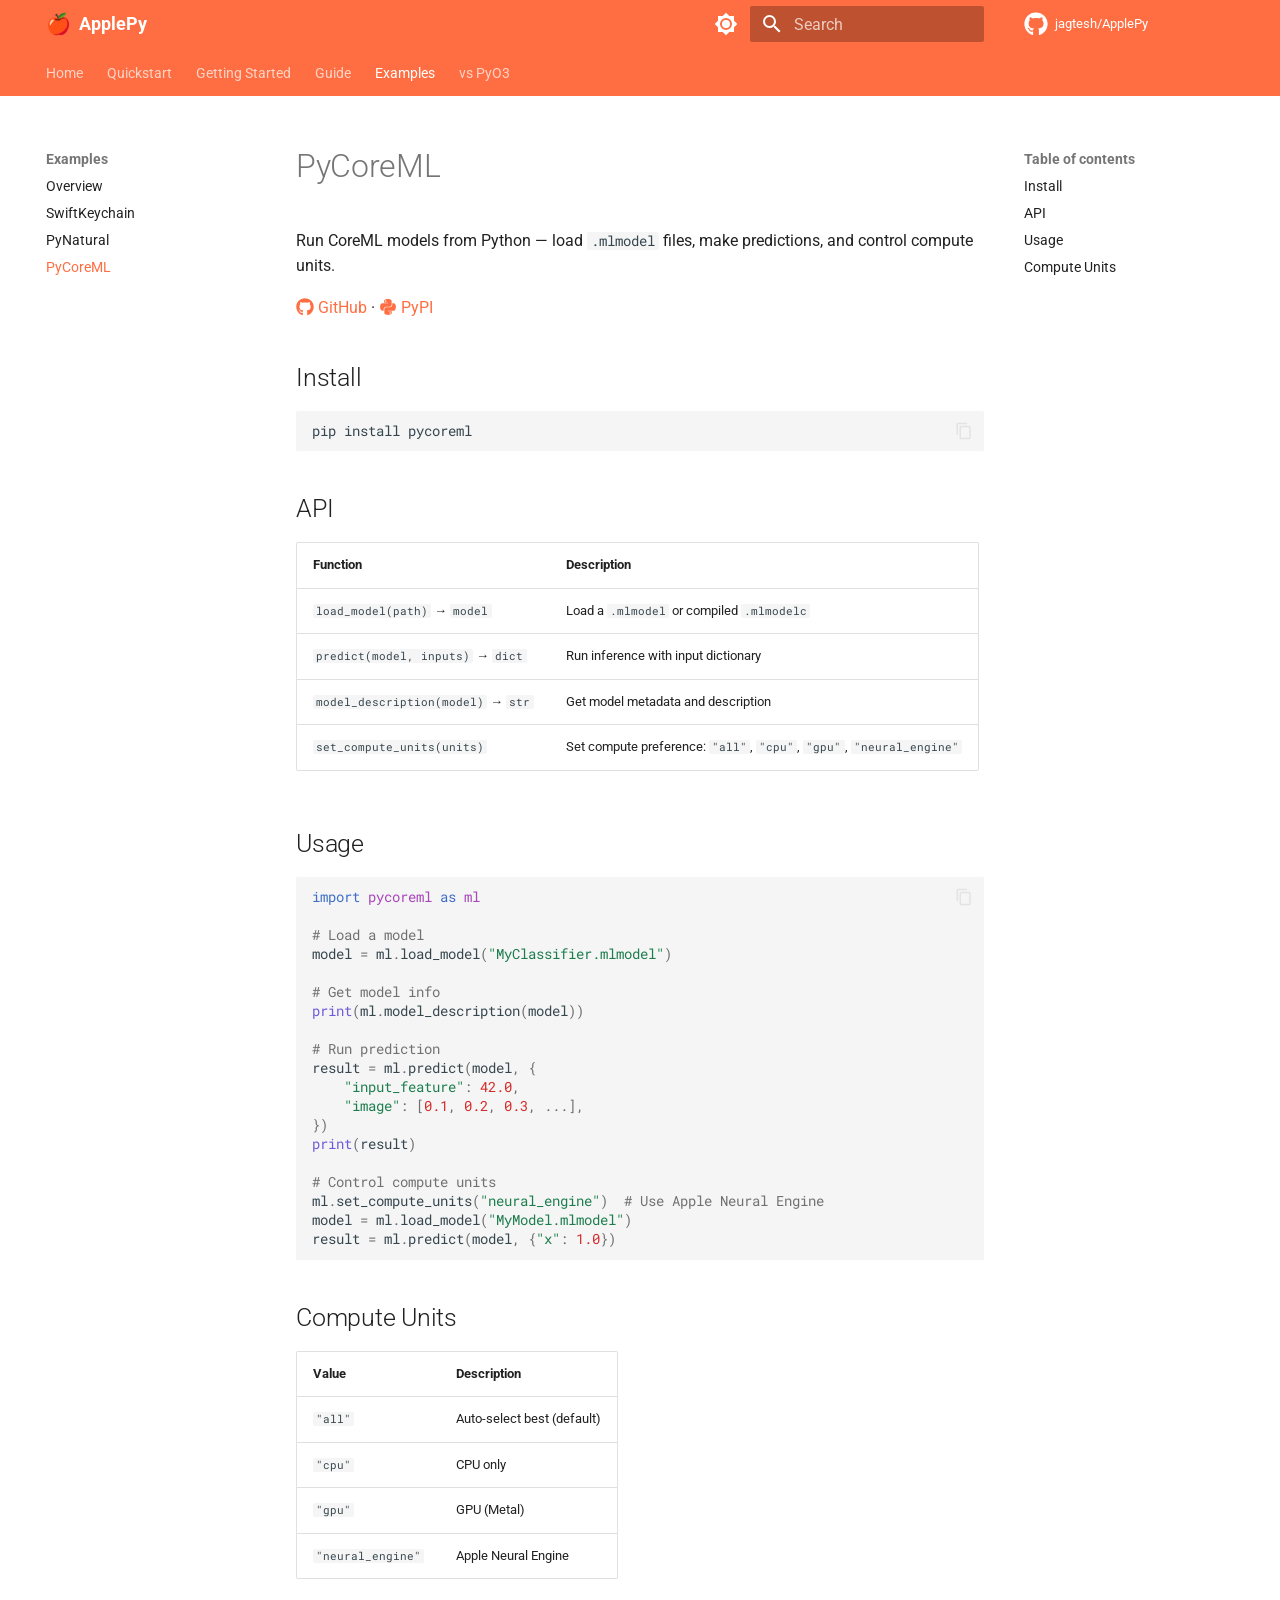
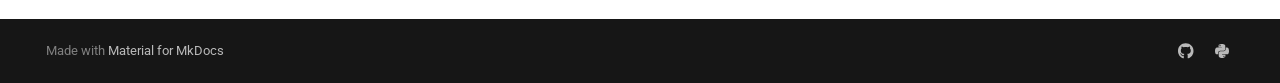
<file: examples/pycoreml/index.html>
<!doctype html>
<html lang="en" class="no-js">
  <head>
    
      <meta charset="utf-8">
      <meta name="viewport" content="width=device-width,initial-scale=1">
      
        <meta name="description" content="Create native Python extensions in Swift">
      
      
      
        <link rel="canonical" href="https://jagtesh.github.io/ApplePy/examples/pycoreml/">
      
      
        <link rel="prev" href="../pynatural/">
      
      
        <link rel="next" href="../../comparison/">
      
      
      <link rel="icon" href="../../assets/images/favicon.png">
      <meta name="generator" content="mkdocs-1.6.1, mkdocs-material-9.5.49">
    
    
      
        <title>PyCoreML - ApplePy</title>
      
    
    
      <link rel="stylesheet" href="../../assets/stylesheets/main.6f8fc17f.min.css">
      
        
        <link rel="stylesheet" href="../../assets/stylesheets/palette.06af60db.min.css">
      
      


    
    
      
    
    
      
        
        
        <link rel="preconnect" href="https://fonts.gstatic.com" crossorigin>
        <link rel="stylesheet" href="https://fonts.googleapis.com/css?family=Roboto:300,300i,400,400i,700,700i%7CRoboto+Mono:400,400i,700,700i&display=fallback">
        <style>:root{--md-text-font:"Roboto";--md-code-font:"Roboto Mono"}</style>
      
    
    
      <link rel="stylesheet" href="../../assets/extra.css">
    
    <script>__md_scope=new URL("../..",location),__md_hash=e=>[...e].reduce(((e,_)=>(e<<5)-e+_.charCodeAt(0)),0),__md_get=(e,_=localStorage,t=__md_scope)=>JSON.parse(_.getItem(t.pathname+"."+e)),__md_set=(e,_,t=localStorage,a=__md_scope)=>{try{t.setItem(a.pathname+"."+e,JSON.stringify(_))}catch(e){}}</script>
    
      

    
    
    
  </head>
  
  
    
    
      
    
    
    
    
    <body dir="ltr" data-md-color-scheme="default" data-md-color-primary="deep-orange" data-md-color-accent="amber">
  
    
    <input class="md-toggle" data-md-toggle="drawer" type="checkbox" id="__drawer" autocomplete="off">
    <input class="md-toggle" data-md-toggle="search" type="checkbox" id="__search" autocomplete="off">
    <label class="md-overlay" for="__drawer"></label>
    <div data-md-component="skip">
      
        
        <a href="#pycoreml" class="md-skip">
          Skip to content
        </a>
      
    </div>
    <div data-md-component="announce">
      
    </div>
    
    
      

<header class="md-header" data-md-component="header">
  <nav class="md-header__inner md-grid" aria-label="Header">
    <a href="../.." title="ApplePy" class="md-header__button md-logo" aria-label="ApplePy" data-md-component="logo">
      
  
  <svg xmlns="http://www.w3.org/2000/svg" viewBox="0 0 24 24"><path d="M12 8a3 3 0 0 0 3-3 3 3 0 0 0-3-3 3 3 0 0 0-3 3 3 3 0 0 0 3 3m0 3.54C9.64 9.35 6.5 8 3 8v11c3.5 0 6.64 1.35 9 3.54 2.36-2.19 5.5-3.54 9-3.54V8c-3.5 0-6.64 1.35-9 3.54"/></svg>

    </a>
    <label class="md-header__button md-icon" for="__drawer">
      
      <svg xmlns="http://www.w3.org/2000/svg" viewBox="0 0 24 24"><path d="M3 6h18v2H3zm0 5h18v2H3zm0 5h18v2H3z"/></svg>
    </label>
    <div class="md-header__title" data-md-component="header-title">
      <div class="md-header__ellipsis">
        <div class="md-header__topic">
          <span class="md-ellipsis">
            ApplePy
          </span>
        </div>
        <div class="md-header__topic" data-md-component="header-topic">
          <span class="md-ellipsis">
            
              PyCoreML
            
          </span>
        </div>
      </div>
    </div>
    
      
        <form class="md-header__option" data-md-component="palette">
  
    
    
    
    <input class="md-option" data-md-color-media="" data-md-color-scheme="default" data-md-color-primary="deep-orange" data-md-color-accent="amber"  aria-label="Switch to dark mode"  type="radio" name="__palette" id="__palette_0">
    
      <label class="md-header__button md-icon" title="Switch to dark mode" for="__palette_1" hidden>
        <svg xmlns="http://www.w3.org/2000/svg" viewBox="0 0 24 24"><path d="M12 8a4 4 0 0 0-4 4 4 4 0 0 0 4 4 4 4 0 0 0 4-4 4 4 0 0 0-4-4m0 10a6 6 0 0 1-6-6 6 6 0 0 1 6-6 6 6 0 0 1 6 6 6 6 0 0 1-6 6m8-9.31V4h-4.69L12 .69 8.69 4H4v4.69L.69 12 4 15.31V20h4.69L12 23.31 15.31 20H20v-4.69L23.31 12z"/></svg>
      </label>
    
  
    
    
    
    <input class="md-option" data-md-color-media="" data-md-color-scheme="slate" data-md-color-primary="deep-orange" data-md-color-accent="amber"  aria-label="Switch to light mode"  type="radio" name="__palette" id="__palette_1">
    
      <label class="md-header__button md-icon" title="Switch to light mode" for="__palette_0" hidden>
        <svg xmlns="http://www.w3.org/2000/svg" viewBox="0 0 24 24"><path d="M12 18c-.89 0-1.74-.2-2.5-.55C11.56 16.5 13 14.42 13 12s-1.44-4.5-3.5-5.45C10.26 6.2 11.11 6 12 6a6 6 0 0 1 6 6 6 6 0 0 1-6 6m8-9.31V4h-4.69L12 .69 8.69 4H4v4.69L.69 12 4 15.31V20h4.69L12 23.31 15.31 20H20v-4.69L23.31 12z"/></svg>
      </label>
    
  
</form>
      
    
    
      <script>var palette=__md_get("__palette");if(palette&&palette.color){if("(prefers-color-scheme)"===palette.color.media){var media=matchMedia("(prefers-color-scheme: light)"),input=document.querySelector(media.matches?"[data-md-color-media='(prefers-color-scheme: light)']":"[data-md-color-media='(prefers-color-scheme: dark)']");palette.color.media=input.getAttribute("data-md-color-media"),palette.color.scheme=input.getAttribute("data-md-color-scheme"),palette.color.primary=input.getAttribute("data-md-color-primary"),palette.color.accent=input.getAttribute("data-md-color-accent")}for(var[key,value]of Object.entries(palette.color))document.body.setAttribute("data-md-color-"+key,value)}</script>
    
    
    
      <label class="md-header__button md-icon" for="__search">
        
        <svg xmlns="http://www.w3.org/2000/svg" viewBox="0 0 24 24"><path d="M9.5 3A6.5 6.5 0 0 1 16 9.5c0 1.61-.59 3.09-1.56 4.23l.27.27h.79l5 5-1.5 1.5-5-5v-.79l-.27-.27A6.52 6.52 0 0 1 9.5 16 6.5 6.5 0 0 1 3 9.5 6.5 6.5 0 0 1 9.5 3m0 2C7 5 5 7 5 9.5S7 14 9.5 14 14 12 14 9.5 12 5 9.5 5"/></svg>
      </label>
      <div class="md-search" data-md-component="search" role="dialog">
  <label class="md-search__overlay" for="__search"></label>
  <div class="md-search__inner" role="search">
    <form class="md-search__form" name="search">
      <input type="text" class="md-search__input" name="query" aria-label="Search" placeholder="Search" autocapitalize="off" autocorrect="off" autocomplete="off" spellcheck="false" data-md-component="search-query" required>
      <label class="md-search__icon md-icon" for="__search">
        
        <svg xmlns="http://www.w3.org/2000/svg" viewBox="0 0 24 24"><path d="M9.5 3A6.5 6.5 0 0 1 16 9.5c0 1.61-.59 3.09-1.56 4.23l.27.27h.79l5 5-1.5 1.5-5-5v-.79l-.27-.27A6.52 6.52 0 0 1 9.5 16 6.5 6.5 0 0 1 3 9.5 6.5 6.5 0 0 1 9.5 3m0 2C7 5 5 7 5 9.5S7 14 9.5 14 14 12 14 9.5 12 5 9.5 5"/></svg>
        
        <svg xmlns="http://www.w3.org/2000/svg" viewBox="0 0 24 24"><path d="M20 11v2H8l5.5 5.5-1.42 1.42L4.16 12l7.92-7.92L13.5 5.5 8 11z"/></svg>
      </label>
      <nav class="md-search__options" aria-label="Search">
        
        <button type="reset" class="md-search__icon md-icon" title="Clear" aria-label="Clear" tabindex="-1">
          
          <svg xmlns="http://www.w3.org/2000/svg" viewBox="0 0 24 24"><path d="M19 6.41 17.59 5 12 10.59 6.41 5 5 6.41 10.59 12 5 17.59 6.41 19 12 13.41 17.59 19 19 17.59 13.41 12z"/></svg>
        </button>
      </nav>
      
        <div class="md-search__suggest" data-md-component="search-suggest"></div>
      
    </form>
    <div class="md-search__output">
      <div class="md-search__scrollwrap" tabindex="0" data-md-scrollfix>
        <div class="md-search-result" data-md-component="search-result">
          <div class="md-search-result__meta">
            Initializing search
          </div>
          <ol class="md-search-result__list" role="presentation"></ol>
        </div>
      </div>
    </div>
  </div>
</div>
    
    
      <div class="md-header__source">
        <a href="https://github.com/jagtesh/ApplePy" title="Go to repository" class="md-source" data-md-component="source">
  <div class="md-source__icon md-icon">
    
    <svg xmlns="http://www.w3.org/2000/svg" viewBox="0 0 496 512"><!--! Font Awesome Free 6.7.1 by @fontawesome - https://fontawesome.com License - https://fontawesome.com/license/free (Icons: CC BY 4.0, Fonts: SIL OFL 1.1, Code: MIT License) Copyright 2024 Fonticons, Inc.--><path d="M165.9 397.4c0 2-2.3 3.6-5.2 3.6-3.3.3-5.6-1.3-5.6-3.6 0-2 2.3-3.6 5.2-3.6 3-.3 5.6 1.3 5.6 3.6m-31.1-4.5c-.7 2 1.3 4.3 4.3 4.9 2.6 1 5.6 0 6.2-2s-1.3-4.3-4.3-5.2c-2.6-.7-5.5.3-6.2 2.3m44.2-1.7c-2.9.7-4.9 2.6-4.6 4.9.3 2 2.9 3.3 5.9 2.6 2.9-.7 4.9-2.6 4.6-4.6-.3-1.9-3-3.2-5.9-2.9M244.8 8C106.1 8 0 113.3 0 252c0 110.9 69.8 205.8 169.5 239.2 12.8 2.3 17.3-5.6 17.3-12.1 0-6.2-.3-40.4-.3-61.4 0 0-70 15-84.7-29.8 0 0-11.4-29.1-27.8-36.6 0 0-22.9-15.7 1.6-15.4 0 0 24.9 2 38.6 25.8 21.9 38.6 58.6 27.5 72.9 20.9 2.3-16 8.8-27.1 16-33.7-55.9-6.2-112.3-14.3-112.3-110.5 0-27.5 7.6-41.3 23.6-58.9-2.6-6.5-11.1-33.3 2.6-67.9 20.9-6.5 69 27 69 27 20-5.6 41.5-8.5 62.8-8.5s42.8 2.9 62.8 8.5c0 0 48.1-33.6 69-27 13.7 34.7 5.2 61.4 2.6 67.9 16 17.7 25.8 31.5 25.8 58.9 0 96.5-58.9 104.2-114.8 110.5 9.2 7.9 17 22.9 17 46.4 0 33.7-.3 75.4-.3 83.6 0 6.5 4.6 14.4 17.3 12.1C428.2 457.8 496 362.9 496 252 496 113.3 383.5 8 244.8 8M97.2 352.9c-1.3 1-1 3.3.7 5.2 1.6 1.6 3.9 2.3 5.2 1 1.3-1 1-3.3-.7-5.2-1.6-1.6-3.9-2.3-5.2-1m-10.8-8.1c-.7 1.3.3 2.9 2.3 3.9 1.6 1 3.6.7 4.3-.7.7-1.3-.3-2.9-2.3-3.9-2-.6-3.6-.3-4.3.7m32.4 35.6c-1.6 1.3-1 4.3 1.3 6.2 2.3 2.3 5.2 2.6 6.5 1 1.3-1.3.7-4.3-1.3-6.2-2.2-2.3-5.2-2.6-6.5-1m-11.4-14.7c-1.6 1-1.6 3.6 0 5.9s4.3 3.3 5.6 2.3c1.6-1.3 1.6-3.9 0-6.2-1.4-2.3-4-3.3-5.6-2"/></svg>
  </div>
  <div class="md-source__repository">
    jagtesh/ApplePy
  </div>
</a>
      </div>
    
  </nav>
  
</header>
    
    <div class="md-container" data-md-component="container">
      
      
        
          
            
<nav class="md-tabs" aria-label="Tabs" data-md-component="tabs">
  <div class="md-grid">
    <ul class="md-tabs__list">
      
        
  
  
  
    <li class="md-tabs__item">
      <a href="../.." class="md-tabs__link">
        
  
    
  
  Home

      </a>
    </li>
  

      
        
  
  
  
    <li class="md-tabs__item">
      <a href="../../quickstart/" class="md-tabs__link">
        
  
    
  
  Quickstart

      </a>
    </li>
  

      
        
  
  
  
    <li class="md-tabs__item">
      <a href="../../getting-started/" class="md-tabs__link">
        
  
    
  
  Getting Started

      </a>
    </li>
  

      
        
  
  
  
    
    
      <li class="md-tabs__item">
        <a href="../../guide/macros/" class="md-tabs__link">
          
  
  Guide

        </a>
      </li>
    
  

      
        
  
  
    
  
  
    
    
      <li class="md-tabs__item md-tabs__item--active">
        <a href="../" class="md-tabs__link">
          
  
  Examples

        </a>
      </li>
    
  

      
        
  
  
  
    <li class="md-tabs__item">
      <a href="../../comparison/" class="md-tabs__link">
        
  
    
  
  vs PyO3

      </a>
    </li>
  

      
    </ul>
  </div>
</nav>
          
        
      
      <main class="md-main" data-md-component="main">
        <div class="md-main__inner md-grid">
          
            
              
              <div class="md-sidebar md-sidebar--primary" data-md-component="sidebar" data-md-type="navigation" >
                <div class="md-sidebar__scrollwrap">
                  <div class="md-sidebar__inner">
                    


  


<nav class="md-nav md-nav--primary md-nav--lifted" aria-label="Navigation" data-md-level="0">
  <label class="md-nav__title" for="__drawer">
    <a href="../.." title="ApplePy" class="md-nav__button md-logo" aria-label="ApplePy" data-md-component="logo">
      
  
  <svg xmlns="http://www.w3.org/2000/svg" viewBox="0 0 24 24"><path d="M12 8a3 3 0 0 0 3-3 3 3 0 0 0-3-3 3 3 0 0 0-3 3 3 3 0 0 0 3 3m0 3.54C9.64 9.35 6.5 8 3 8v11c3.5 0 6.64 1.35 9 3.54 2.36-2.19 5.5-3.54 9-3.54V8c-3.5 0-6.64 1.35-9 3.54"/></svg>

    </a>
    ApplePy
  </label>
  
    <div class="md-nav__source">
      <a href="https://github.com/jagtesh/ApplePy" title="Go to repository" class="md-source" data-md-component="source">
  <div class="md-source__icon md-icon">
    
    <svg xmlns="http://www.w3.org/2000/svg" viewBox="0 0 496 512"><!--! Font Awesome Free 6.7.1 by @fontawesome - https://fontawesome.com License - https://fontawesome.com/license/free (Icons: CC BY 4.0, Fonts: SIL OFL 1.1, Code: MIT License) Copyright 2024 Fonticons, Inc.--><path d="M165.9 397.4c0 2-2.3 3.6-5.2 3.6-3.3.3-5.6-1.3-5.6-3.6 0-2 2.3-3.6 5.2-3.6 3-.3 5.6 1.3 5.6 3.6m-31.1-4.5c-.7 2 1.3 4.3 4.3 4.9 2.6 1 5.6 0 6.2-2s-1.3-4.3-4.3-5.2c-2.6-.7-5.5.3-6.2 2.3m44.2-1.7c-2.9.7-4.9 2.6-4.6 4.9.3 2 2.9 3.3 5.9 2.6 2.9-.7 4.9-2.6 4.6-4.6-.3-1.9-3-3.2-5.9-2.9M244.8 8C106.1 8 0 113.3 0 252c0 110.9 69.8 205.8 169.5 239.2 12.8 2.3 17.3-5.6 17.3-12.1 0-6.2-.3-40.4-.3-61.4 0 0-70 15-84.7-29.8 0 0-11.4-29.1-27.8-36.6 0 0-22.9-15.7 1.6-15.4 0 0 24.9 2 38.6 25.8 21.9 38.6 58.6 27.5 72.9 20.9 2.3-16 8.8-27.1 16-33.7-55.9-6.2-112.3-14.3-112.3-110.5 0-27.5 7.6-41.3 23.6-58.9-2.6-6.5-11.1-33.3 2.6-67.9 20.9-6.5 69 27 69 27 20-5.6 41.5-8.5 62.8-8.5s42.8 2.9 62.8 8.5c0 0 48.1-33.6 69-27 13.7 34.7 5.2 61.4 2.6 67.9 16 17.7 25.8 31.5 25.8 58.9 0 96.5-58.9 104.2-114.8 110.5 9.2 7.9 17 22.9 17 46.4 0 33.7-.3 75.4-.3 83.6 0 6.5 4.6 14.4 17.3 12.1C428.2 457.8 496 362.9 496 252 496 113.3 383.5 8 244.8 8M97.2 352.9c-1.3 1-1 3.3.7 5.2 1.6 1.6 3.9 2.3 5.2 1 1.3-1 1-3.3-.7-5.2-1.6-1.6-3.9-2.3-5.2-1m-10.8-8.1c-.7 1.3.3 2.9 2.3 3.9 1.6 1 3.6.7 4.3-.7.7-1.3-.3-2.9-2.3-3.9-2-.6-3.6-.3-4.3.7m32.4 35.6c-1.6 1.3-1 4.3 1.3 6.2 2.3 2.3 5.2 2.6 6.5 1 1.3-1.3.7-4.3-1.3-6.2-2.2-2.3-5.2-2.6-6.5-1m-11.4-14.7c-1.6 1-1.6 3.6 0 5.9s4.3 3.3 5.6 2.3c1.6-1.3 1.6-3.9 0-6.2-1.4-2.3-4-3.3-5.6-2"/></svg>
  </div>
  <div class="md-source__repository">
    jagtesh/ApplePy
  </div>
</a>
    </div>
  
  <ul class="md-nav__list" data-md-scrollfix>
    
      
      
  
  
  
  
    <li class="md-nav__item">
      <a href="../.." class="md-nav__link">
        
  
  <span class="md-ellipsis">
    Home
  </span>
  

      </a>
    </li>
  

    
      
      
  
  
  
  
    <li class="md-nav__item">
      <a href="../../quickstart/" class="md-nav__link">
        
  
  <span class="md-ellipsis">
    Quickstart
  </span>
  

      </a>
    </li>
  

    
      
      
  
  
  
  
    <li class="md-nav__item">
      <a href="../../getting-started/" class="md-nav__link">
        
  
  <span class="md-ellipsis">
    Getting Started
  </span>
  

      </a>
    </li>
  

    
      
      
  
  
  
  
    
    
    
      
      
        
      
    
    
    <li class="md-nav__item md-nav__item--nested">
      
        
        
        <input class="md-nav__toggle md-toggle " type="checkbox" id="__nav_4" >
        
          
          <label class="md-nav__link" for="__nav_4" id="__nav_4_label" tabindex="0">
            
  
  <span class="md-ellipsis">
    Guide
  </span>
  

            <span class="md-nav__icon md-icon"></span>
          </label>
        
        <nav class="md-nav" data-md-level="1" aria-labelledby="__nav_4_label" aria-expanded="false">
          <label class="md-nav__title" for="__nav_4">
            <span class="md-nav__icon md-icon"></span>
            Guide
          </label>
          <ul class="md-nav__list" data-md-scrollfix>
            
              
                
  
  
  
  
    <li class="md-nav__item">
      <a href="../../guide/macros/" class="md-nav__link">
        
  
  <span class="md-ellipsis">
    Macros Reference
  </span>
  

      </a>
    </li>
  

              
            
              
                
  
  
  
  
    <li class="md-nav__item">
      <a href="../../guide/type-conversion/" class="md-nav__link">
        
  
  <span class="md-ellipsis">
    Type Conversion
  </span>
  

      </a>
    </li>
  

              
            
              
                
  
  
  
  
    <li class="md-nav__item">
      <a href="../../guide/memory-management/" class="md-nav__link">
        
  
  <span class="md-ellipsis">
    Memory Management
  </span>
  

      </a>
    </li>
  

              
            
              
                
  
  
  
  
    <li class="md-nav__item">
      <a href="../../guide/building/" class="md-nav__link">
        
  
  <span class="md-ellipsis">
    Building & Packaging
  </span>
  

      </a>
    </li>
  

              
            
          </ul>
        </nav>
      
    </li>
  

    
      
      
  
  
    
  
  
  
    
    
    
      
        
        
      
      
        
      
    
    
    <li class="md-nav__item md-nav__item--active md-nav__item--section md-nav__item--nested">
      
        
        
        <input class="md-nav__toggle md-toggle " type="checkbox" id="__nav_5" checked>
        
          
          <label class="md-nav__link" for="__nav_5" id="__nav_5_label" tabindex="">
            
  
  <span class="md-ellipsis">
    Examples
  </span>
  

            <span class="md-nav__icon md-icon"></span>
          </label>
        
        <nav class="md-nav" data-md-level="1" aria-labelledby="__nav_5_label" aria-expanded="true">
          <label class="md-nav__title" for="__nav_5">
            <span class="md-nav__icon md-icon"></span>
            Examples
          </label>
          <ul class="md-nav__list" data-md-scrollfix>
            
              
                
  
  
  
  
    <li class="md-nav__item">
      <a href="../" class="md-nav__link">
        
  
  <span class="md-ellipsis">
    Overview
  </span>
  

      </a>
    </li>
  

              
            
              
                
  
  
  
  
    <li class="md-nav__item">
      <a href="../swiftkeychain/" class="md-nav__link">
        
  
  <span class="md-ellipsis">
    SwiftKeychain
  </span>
  

      </a>
    </li>
  

              
            
              
                
  
  
  
  
    <li class="md-nav__item">
      <a href="../pynatural/" class="md-nav__link">
        
  
  <span class="md-ellipsis">
    PyNatural
  </span>
  

      </a>
    </li>
  

              
            
              
                
  
  
    
  
  
  
    <li class="md-nav__item md-nav__item--active">
      
      <input class="md-nav__toggle md-toggle" type="checkbox" id="__toc">
      
      
        
      
      
        <label class="md-nav__link md-nav__link--active" for="__toc">
          
  
  <span class="md-ellipsis">
    PyCoreML
  </span>
  

          <span class="md-nav__icon md-icon"></span>
        </label>
      
      <a href="./" class="md-nav__link md-nav__link--active">
        
  
  <span class="md-ellipsis">
    PyCoreML
  </span>
  

      </a>
      
        

<nav class="md-nav md-nav--secondary" aria-label="Table of contents">
  
  
  
    
  
  
    <label class="md-nav__title" for="__toc">
      <span class="md-nav__icon md-icon"></span>
      Table of contents
    </label>
    <ul class="md-nav__list" data-md-component="toc" data-md-scrollfix>
      
        <li class="md-nav__item">
  <a href="#install" class="md-nav__link">
    <span class="md-ellipsis">
      Install
    </span>
  </a>
  
</li>
      
        <li class="md-nav__item">
  <a href="#api" class="md-nav__link">
    <span class="md-ellipsis">
      API
    </span>
  </a>
  
</li>
      
        <li class="md-nav__item">
  <a href="#usage" class="md-nav__link">
    <span class="md-ellipsis">
      Usage
    </span>
  </a>
  
</li>
      
        <li class="md-nav__item">
  <a href="#compute-units" class="md-nav__link">
    <span class="md-ellipsis">
      Compute Units
    </span>
  </a>
  
</li>
      
    </ul>
  
</nav>
      
    </li>
  

              
            
          </ul>
        </nav>
      
    </li>
  

    
      
      
  
  
  
  
    <li class="md-nav__item">
      <a href="../../comparison/" class="md-nav__link">
        
  
  <span class="md-ellipsis">
    vs PyO3
  </span>
  

      </a>
    </li>
  

    
  </ul>
</nav>
                  </div>
                </div>
              </div>
            
            
              
              <div class="md-sidebar md-sidebar--secondary" data-md-component="sidebar" data-md-type="toc" >
                <div class="md-sidebar__scrollwrap">
                  <div class="md-sidebar__inner">
                    

<nav class="md-nav md-nav--secondary" aria-label="Table of contents">
  
  
  
    
  
  
    <label class="md-nav__title" for="__toc">
      <span class="md-nav__icon md-icon"></span>
      Table of contents
    </label>
    <ul class="md-nav__list" data-md-component="toc" data-md-scrollfix>
      
        <li class="md-nav__item">
  <a href="#install" class="md-nav__link">
    <span class="md-ellipsis">
      Install
    </span>
  </a>
  
</li>
      
        <li class="md-nav__item">
  <a href="#api" class="md-nav__link">
    <span class="md-ellipsis">
      API
    </span>
  </a>
  
</li>
      
        <li class="md-nav__item">
  <a href="#usage" class="md-nav__link">
    <span class="md-ellipsis">
      Usage
    </span>
  </a>
  
</li>
      
        <li class="md-nav__item">
  <a href="#compute-units" class="md-nav__link">
    <span class="md-ellipsis">
      Compute Units
    </span>
  </a>
  
</li>
      
    </ul>
  
</nav>
                  </div>
                </div>
              </div>
            
          
          
            <div class="md-content" data-md-component="content">
              <article class="md-content__inner md-typeset">
                
                  

  
  


<h1 id="pycoreml">PyCoreML</h1>
<p>Run CoreML models from Python — load <code>.mlmodel</code> files, make predictions, and control compute units.</p>
<p><a href="https://github.com/jagtesh/pycoreml"><span class="twemoji"><svg xmlns="http://www.w3.org/2000/svg" viewBox="0 0 496 512"><!--! Font Awesome Free 6.7.1 by @fontawesome - https://fontawesome.com License - https://fontawesome.com/license/free (Icons: CC BY 4.0, Fonts: SIL OFL 1.1, Code: MIT License) Copyright 2024 Fonticons, Inc.--><path d="M165.9 397.4c0 2-2.3 3.6-5.2 3.6-3.3.3-5.6-1.3-5.6-3.6 0-2 2.3-3.6 5.2-3.6 3-.3 5.6 1.3 5.6 3.6m-31.1-4.5c-.7 2 1.3 4.3 4.3 4.9 2.6 1 5.6 0 6.2-2s-1.3-4.3-4.3-5.2c-2.6-.7-5.5.3-6.2 2.3m44.2-1.7c-2.9.7-4.9 2.6-4.6 4.9.3 2 2.9 3.3 5.9 2.6 2.9-.7 4.9-2.6 4.6-4.6-.3-1.9-3-3.2-5.9-2.9M244.8 8C106.1 8 0 113.3 0 252c0 110.9 69.8 205.8 169.5 239.2 12.8 2.3 17.3-5.6 17.3-12.1 0-6.2-.3-40.4-.3-61.4 0 0-70 15-84.7-29.8 0 0-11.4-29.1-27.8-36.6 0 0-22.9-15.7 1.6-15.4 0 0 24.9 2 38.6 25.8 21.9 38.6 58.6 27.5 72.9 20.9 2.3-16 8.8-27.1 16-33.7-55.9-6.2-112.3-14.3-112.3-110.5 0-27.5 7.6-41.3 23.6-58.9-2.6-6.5-11.1-33.3 2.6-67.9 20.9-6.5 69 27 69 27 20-5.6 41.5-8.5 62.8-8.5s42.8 2.9 62.8 8.5c0 0 48.1-33.6 69-27 13.7 34.7 5.2 61.4 2.6 67.9 16 17.7 25.8 31.5 25.8 58.9 0 96.5-58.9 104.2-114.8 110.5 9.2 7.9 17 22.9 17 46.4 0 33.7-.3 75.4-.3 83.6 0 6.5 4.6 14.4 17.3 12.1C428.2 457.8 496 362.9 496 252 496 113.3 383.5 8 244.8 8M97.2 352.9c-1.3 1-1 3.3.7 5.2 1.6 1.6 3.9 2.3 5.2 1 1.3-1 1-3.3-.7-5.2-1.6-1.6-3.9-2.3-5.2-1m-10.8-8.1c-.7 1.3.3 2.9 2.3 3.9 1.6 1 3.6.7 4.3-.7.7-1.3-.3-2.9-2.3-3.9-2-.6-3.6-.3-4.3.7m32.4 35.6c-1.6 1.3-1 4.3 1.3 6.2 2.3 2.3 5.2 2.6 6.5 1 1.3-1.3.7-4.3-1.3-6.2-2.2-2.3-5.2-2.6-6.5-1m-11.4-14.7c-1.6 1-1.6 3.6 0 5.9s4.3 3.3 5.6 2.3c1.6-1.3 1.6-3.9 0-6.2-1.4-2.3-4-3.3-5.6-2"/></svg></span> GitHub</a> · <a href="https://pypi.org/project/pycoreml/"><span class="twemoji"><svg xmlns="http://www.w3.org/2000/svg" viewBox="0 0 448 512"><!--! Font Awesome Free 6.7.1 by @fontawesome - https://fontawesome.com License - https://fontawesome.com/license/free (Icons: CC BY 4.0, Fonts: SIL OFL 1.1, Code: MIT License) Copyright 2024 Fonticons, Inc.--><path d="M439.8 200.5c-7.7-30.9-22.3-54.2-53.4-54.2h-40.1v47.4c0 36.8-31.2 67.8-66.8 67.8H172.7c-29.2 0-53.4 25-53.4 54.3v101.8c0 29 25.2 46 53.4 54.3 33.8 9.9 66.3 11.7 106.8 0 26.9-7.8 53.4-23.5 53.4-54.3v-40.7H226.2v-13.6h160.2c31.1 0 42.6-21.7 53.4-54.2 11.2-33.5 10.7-65.7 0-108.6M286.2 404c11.1 0 20.1 9.1 20.1 20.3 0 11.3-9 20.4-20.1 20.4-11 0-20.1-9.2-20.1-20.4.1-11.3 9.1-20.3 20.1-20.3M167.8 248.1h106.8c29.7 0 53.4-24.5 53.4-54.3V91.9c0-29-24.4-50.7-53.4-55.6-35.8-5.9-74.7-5.6-106.8.1-45.2 8-53.4 24.7-53.4 55.6v40.7h106.9v13.6h-147c-31.1 0-58.3 18.7-66.8 54.2-9.8 40.7-10.2 66.1 0 108.6 7.6 31.6 25.7 54.2 56.8 54.2H101v-48.8c0-35.3 30.5-66.4 66.8-66.4m-6.7-142.6c-11.1 0-20.1-9.1-20.1-20.3.1-11.3 9-20.4 20.1-20.4 11 0 20.1 9.2 20.1 20.4s-9 20.3-20.1 20.3"/></svg></span> PyPI</a></p>
<h2 id="install">Install</h2>
<div class="highlight"><pre><span></span><code><a id="__codelineno-0-1" name="__codelineno-0-1" href="#__codelineno-0-1"></a>pip<span class="w"> </span>install<span class="w"> </span>pycoreml
</code></pre></div>
<h2 id="api">API</h2>
<table>
<thead>
<tr>
<th>Function</th>
<th>Description</th>
</tr>
</thead>
<tbody>
<tr>
<td><code>load_model(path)</code> → <code>model</code></td>
<td>Load a <code>.mlmodel</code> or compiled <code>.mlmodelc</code></td>
</tr>
<tr>
<td><code>predict(model, inputs)</code> → <code>dict</code></td>
<td>Run inference with input dictionary</td>
</tr>
<tr>
<td><code>model_description(model)</code> → <code>str</code></td>
<td>Get model metadata and description</td>
</tr>
<tr>
<td><code>set_compute_units(units)</code></td>
<td>Set compute preference: <code>"all"</code>, <code>"cpu"</code>, <code>"gpu"</code>, <code>"neural_engine"</code></td>
</tr>
</tbody>
</table>
<h2 id="usage">Usage</h2>
<div class="highlight"><pre><span></span><code><a id="__codelineno-1-1" name="__codelineno-1-1" href="#__codelineno-1-1"></a><span class="kn">import</span><span class="w"> </span><span class="nn">pycoreml</span><span class="w"> </span><span class="k">as</span><span class="w"> </span><span class="nn">ml</span>
<a id="__codelineno-1-2" name="__codelineno-1-2" href="#__codelineno-1-2"></a>
<a id="__codelineno-1-3" name="__codelineno-1-3" href="#__codelineno-1-3"></a><span class="c1"># Load a model</span>
<a id="__codelineno-1-4" name="__codelineno-1-4" href="#__codelineno-1-4"></a><span class="n">model</span> <span class="o">=</span> <span class="n">ml</span><span class="o">.</span><span class="n">load_model</span><span class="p">(</span><span class="s2">&quot;MyClassifier.mlmodel&quot;</span><span class="p">)</span>
<a id="__codelineno-1-5" name="__codelineno-1-5" href="#__codelineno-1-5"></a>
<a id="__codelineno-1-6" name="__codelineno-1-6" href="#__codelineno-1-6"></a><span class="c1"># Get model info</span>
<a id="__codelineno-1-7" name="__codelineno-1-7" href="#__codelineno-1-7"></a><span class="nb">print</span><span class="p">(</span><span class="n">ml</span><span class="o">.</span><span class="n">model_description</span><span class="p">(</span><span class="n">model</span><span class="p">))</span>
<a id="__codelineno-1-8" name="__codelineno-1-8" href="#__codelineno-1-8"></a>
<a id="__codelineno-1-9" name="__codelineno-1-9" href="#__codelineno-1-9"></a><span class="c1"># Run prediction</span>
<a id="__codelineno-1-10" name="__codelineno-1-10" href="#__codelineno-1-10"></a><span class="n">result</span> <span class="o">=</span> <span class="n">ml</span><span class="o">.</span><span class="n">predict</span><span class="p">(</span><span class="n">model</span><span class="p">,</span> <span class="p">{</span>
<a id="__codelineno-1-11" name="__codelineno-1-11" href="#__codelineno-1-11"></a>    <span class="s2">&quot;input_feature&quot;</span><span class="p">:</span> <span class="mf">42.0</span><span class="p">,</span>
<a id="__codelineno-1-12" name="__codelineno-1-12" href="#__codelineno-1-12"></a>    <span class="s2">&quot;image&quot;</span><span class="p">:</span> <span class="p">[</span><span class="mf">0.1</span><span class="p">,</span> <span class="mf">0.2</span><span class="p">,</span> <span class="mf">0.3</span><span class="p">,</span> <span class="o">...</span><span class="p">],</span>
<a id="__codelineno-1-13" name="__codelineno-1-13" href="#__codelineno-1-13"></a><span class="p">})</span>
<a id="__codelineno-1-14" name="__codelineno-1-14" href="#__codelineno-1-14"></a><span class="nb">print</span><span class="p">(</span><span class="n">result</span><span class="p">)</span>
<a id="__codelineno-1-15" name="__codelineno-1-15" href="#__codelineno-1-15"></a>
<a id="__codelineno-1-16" name="__codelineno-1-16" href="#__codelineno-1-16"></a><span class="c1"># Control compute units</span>
<a id="__codelineno-1-17" name="__codelineno-1-17" href="#__codelineno-1-17"></a><span class="n">ml</span><span class="o">.</span><span class="n">set_compute_units</span><span class="p">(</span><span class="s2">&quot;neural_engine&quot;</span><span class="p">)</span>  <span class="c1"># Use Apple Neural Engine</span>
<a id="__codelineno-1-18" name="__codelineno-1-18" href="#__codelineno-1-18"></a><span class="n">model</span> <span class="o">=</span> <span class="n">ml</span><span class="o">.</span><span class="n">load_model</span><span class="p">(</span><span class="s2">&quot;MyModel.mlmodel&quot;</span><span class="p">)</span>
<a id="__codelineno-1-19" name="__codelineno-1-19" href="#__codelineno-1-19"></a><span class="n">result</span> <span class="o">=</span> <span class="n">ml</span><span class="o">.</span><span class="n">predict</span><span class="p">(</span><span class="n">model</span><span class="p">,</span> <span class="p">{</span><span class="s2">&quot;x&quot;</span><span class="p">:</span> <span class="mf">1.0</span><span class="p">})</span>
</code></pre></div>
<h2 id="compute-units">Compute Units</h2>
<table>
<thead>
<tr>
<th>Value</th>
<th>Description</th>
</tr>
</thead>
<tbody>
<tr>
<td><code>"all"</code></td>
<td>Auto-select best (default)</td>
</tr>
<tr>
<td><code>"cpu"</code></td>
<td>CPU only</td>
</tr>
<tr>
<td><code>"gpu"</code></td>
<td>GPU (Metal)</td>
</tr>
<tr>
<td><code>"neural_engine"</code></td>
<td>Apple Neural Engine</td>
</tr>
</tbody>
</table>












                
              </article>
            </div>
          
          
  <script>var tabs=__md_get("__tabs");if(Array.isArray(tabs))e:for(var set of document.querySelectorAll(".tabbed-set")){var labels=set.querySelector(".tabbed-labels");for(var tab of tabs)for(var label of labels.getElementsByTagName("label"))if(label.innerText.trim()===tab){var input=document.getElementById(label.htmlFor);input.checked=!0;continue e}}</script>

<script>var target=document.getElementById(location.hash.slice(1));target&&target.name&&(target.checked=target.name.startsWith("__tabbed_"))</script>
        </div>
        
          <button type="button" class="md-top md-icon" data-md-component="top" hidden>
  
  <svg xmlns="http://www.w3.org/2000/svg" viewBox="0 0 24 24"><path d="M13 20h-2V8l-5.5 5.5-1.42-1.42L12 4.16l7.92 7.92-1.42 1.42L13 8z"/></svg>
  Back to top
</button>
        
      </main>
      
        <footer class="md-footer">
  
  <div class="md-footer-meta md-typeset">
    <div class="md-footer-meta__inner md-grid">
      <div class="md-copyright">
  
  
    Made with
    <a href="https://squidfunk.github.io/mkdocs-material/" target="_blank" rel="noopener">
      Material for MkDocs
    </a>
  
</div>
      
        <div class="md-social">
  
    
    
    
    
      
      
    
    <a href="https://github.com/jagtesh" target="_blank" rel="noopener" title="github.com" class="md-social__link">
      <svg xmlns="http://www.w3.org/2000/svg" viewBox="0 0 496 512"><!--! Font Awesome Free 6.7.1 by @fontawesome - https://fontawesome.com License - https://fontawesome.com/license/free (Icons: CC BY 4.0, Fonts: SIL OFL 1.1, Code: MIT License) Copyright 2024 Fonticons, Inc.--><path d="M165.9 397.4c0 2-2.3 3.6-5.2 3.6-3.3.3-5.6-1.3-5.6-3.6 0-2 2.3-3.6 5.2-3.6 3-.3 5.6 1.3 5.6 3.6m-31.1-4.5c-.7 2 1.3 4.3 4.3 4.9 2.6 1 5.6 0 6.2-2s-1.3-4.3-4.3-5.2c-2.6-.7-5.5.3-6.2 2.3m44.2-1.7c-2.9.7-4.9 2.6-4.6 4.9.3 2 2.9 3.3 5.9 2.6 2.9-.7 4.9-2.6 4.6-4.6-.3-1.9-3-3.2-5.9-2.9M244.8 8C106.1 8 0 113.3 0 252c0 110.9 69.8 205.8 169.5 239.2 12.8 2.3 17.3-5.6 17.3-12.1 0-6.2-.3-40.4-.3-61.4 0 0-70 15-84.7-29.8 0 0-11.4-29.1-27.8-36.6 0 0-22.9-15.7 1.6-15.4 0 0 24.9 2 38.6 25.8 21.9 38.6 58.6 27.5 72.9 20.9 2.3-16 8.8-27.1 16-33.7-55.9-6.2-112.3-14.3-112.3-110.5 0-27.5 7.6-41.3 23.6-58.9-2.6-6.5-11.1-33.3 2.6-67.9 20.9-6.5 69 27 69 27 20-5.6 41.5-8.5 62.8-8.5s42.8 2.9 62.8 8.5c0 0 48.1-33.6 69-27 13.7 34.7 5.2 61.4 2.6 67.9 16 17.7 25.8 31.5 25.8 58.9 0 96.5-58.9 104.2-114.8 110.5 9.2 7.9 17 22.9 17 46.4 0 33.7-.3 75.4-.3 83.6 0 6.5 4.6 14.4 17.3 12.1C428.2 457.8 496 362.9 496 252 496 113.3 383.5 8 244.8 8M97.2 352.9c-1.3 1-1 3.3.7 5.2 1.6 1.6 3.9 2.3 5.2 1 1.3-1 1-3.3-.7-5.2-1.6-1.6-3.9-2.3-5.2-1m-10.8-8.1c-.7 1.3.3 2.9 2.3 3.9 1.6 1 3.6.7 4.3-.7.7-1.3-.3-2.9-2.3-3.9-2-.6-3.6-.3-4.3.7m32.4 35.6c-1.6 1.3-1 4.3 1.3 6.2 2.3 2.3 5.2 2.6 6.5 1 1.3-1.3.7-4.3-1.3-6.2-2.2-2.3-5.2-2.6-6.5-1m-11.4-14.7c-1.6 1-1.6 3.6 0 5.9s4.3 3.3 5.6 2.3c1.6-1.3 1.6-3.9 0-6.2-1.4-2.3-4-3.3-5.6-2"/></svg>
    </a>
  
    
    
    
    
      
      
    
    <a href="https://pypi.org/project/applepy-cli/" target="_blank" rel="noopener" title="pypi.org" class="md-social__link">
      <svg xmlns="http://www.w3.org/2000/svg" viewBox="0 0 448 512"><!--! Font Awesome Free 6.7.1 by @fontawesome - https://fontawesome.com License - https://fontawesome.com/license/free (Icons: CC BY 4.0, Fonts: SIL OFL 1.1, Code: MIT License) Copyright 2024 Fonticons, Inc.--><path d="M439.8 200.5c-7.7-30.9-22.3-54.2-53.4-54.2h-40.1v47.4c0 36.8-31.2 67.8-66.8 67.8H172.7c-29.2 0-53.4 25-53.4 54.3v101.8c0 29 25.2 46 53.4 54.3 33.8 9.9 66.3 11.7 106.8 0 26.9-7.8 53.4-23.5 53.4-54.3v-40.7H226.2v-13.6h160.2c31.1 0 42.6-21.7 53.4-54.2 11.2-33.5 10.7-65.7 0-108.6M286.2 404c11.1 0 20.1 9.1 20.1 20.3 0 11.3-9 20.4-20.1 20.4-11 0-20.1-9.2-20.1-20.4.1-11.3 9.1-20.3 20.1-20.3M167.8 248.1h106.8c29.7 0 53.4-24.5 53.4-54.3V91.9c0-29-24.4-50.7-53.4-55.6-35.8-5.9-74.7-5.6-106.8.1-45.2 8-53.4 24.7-53.4 55.6v40.7h106.9v13.6h-147c-31.1 0-58.3 18.7-66.8 54.2-9.8 40.7-10.2 66.1 0 108.6 7.6 31.6 25.7 54.2 56.8 54.2H101v-48.8c0-35.3 30.5-66.4 66.8-66.4m-6.7-142.6c-11.1 0-20.1-9.1-20.1-20.3.1-11.3 9-20.4 20.1-20.4 11 0 20.1 9.2 20.1 20.4s-9 20.3-20.1 20.3"/></svg>
    </a>
  
</div>
      
    </div>
  </div>
</footer>
      
    </div>
    <div class="md-dialog" data-md-component="dialog">
      <div class="md-dialog__inner md-typeset"></div>
    </div>
    
    
    <script id="__config" type="application/json">{"base": "../..", "features": ["navigation.instant", "navigation.tabs", "navigation.sections", "navigation.top", "search.highlight", "search.suggest", "content.code.copy", "content.tabs.link"], "search": "../../assets/javascripts/workers/search.6ce7567c.min.js", "translations": {"clipboard.copied": "Copied to clipboard", "clipboard.copy": "Copy to clipboard", "search.result.more.one": "1 more on this page", "search.result.more.other": "# more on this page", "search.result.none": "No matching documents", "search.result.one": "1 matching document", "search.result.other": "# matching documents", "search.result.placeholder": "Type to start searching", "search.result.term.missing": "Missing", "select.version": "Select version"}}</script>
    
    
      <script src="../../assets/javascripts/bundle.88dd0f4e.min.js"></script>
      
    
  </body>
</html>
</file>
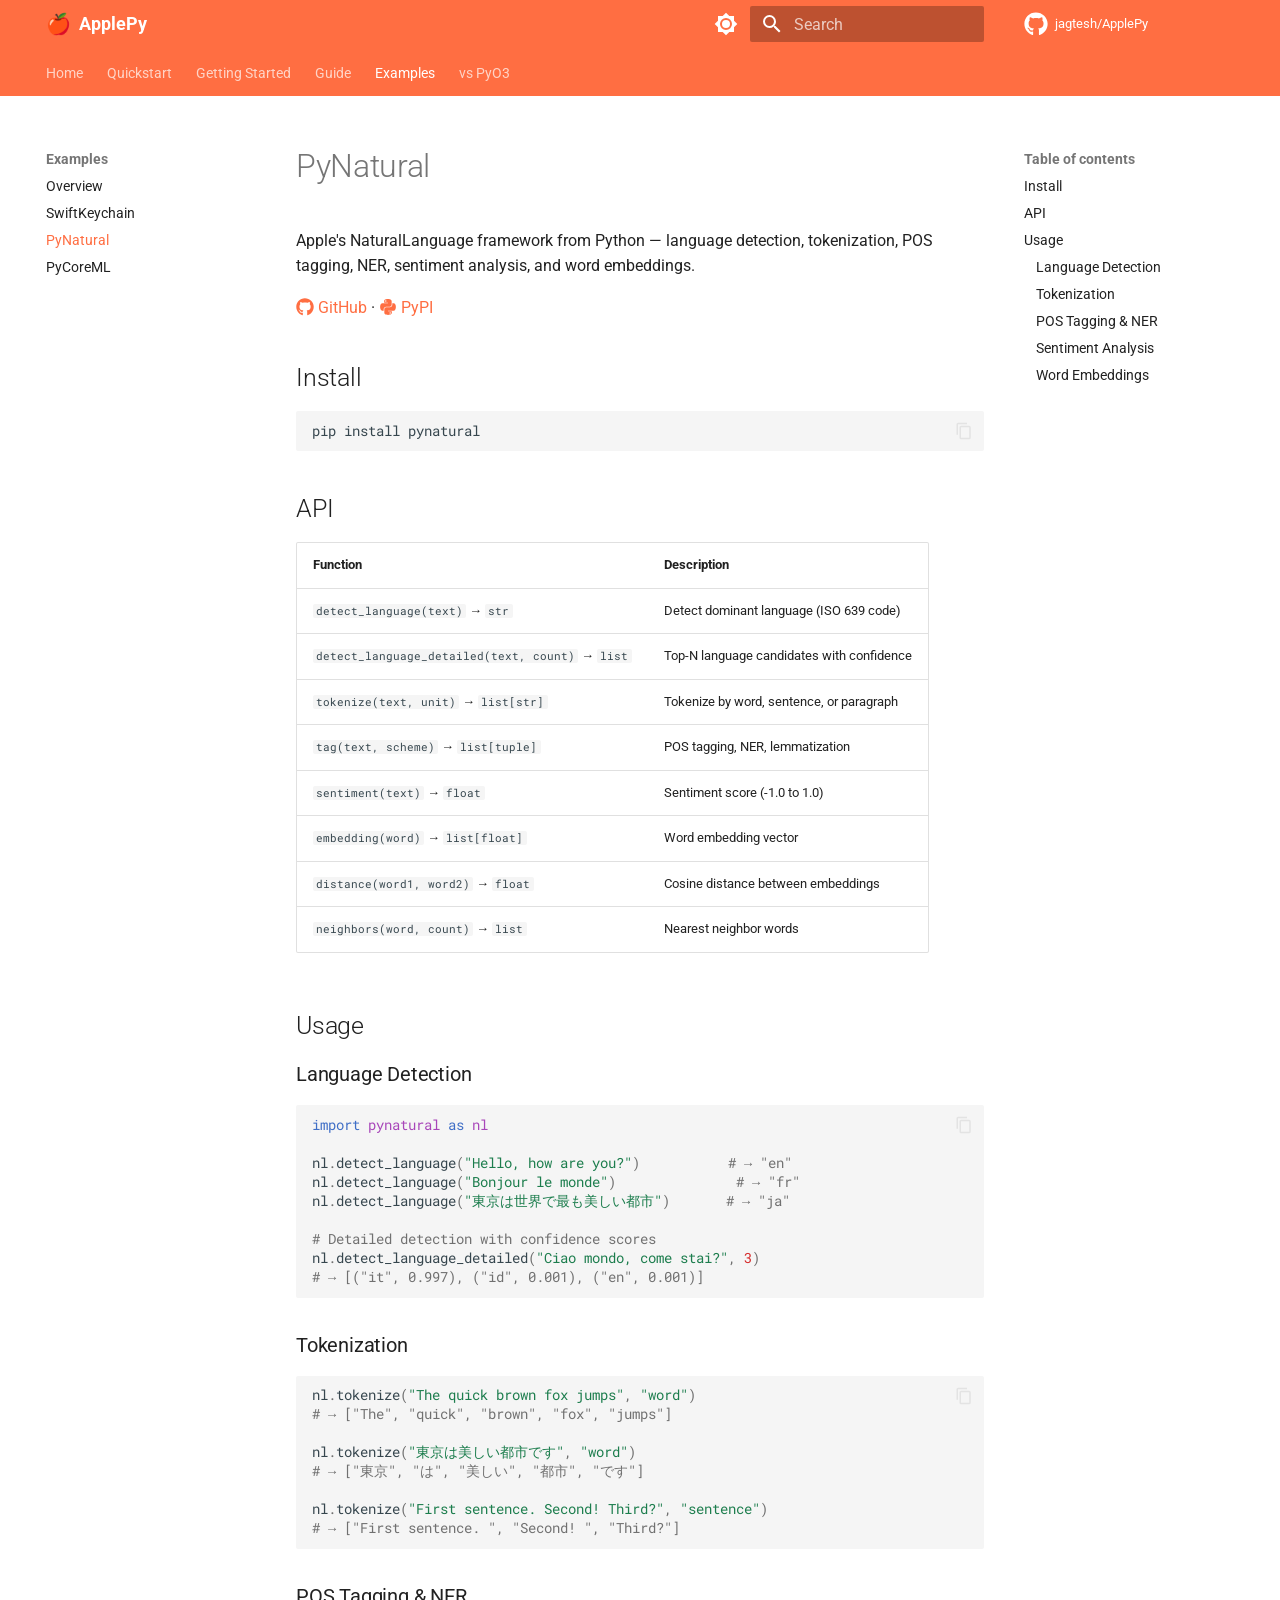
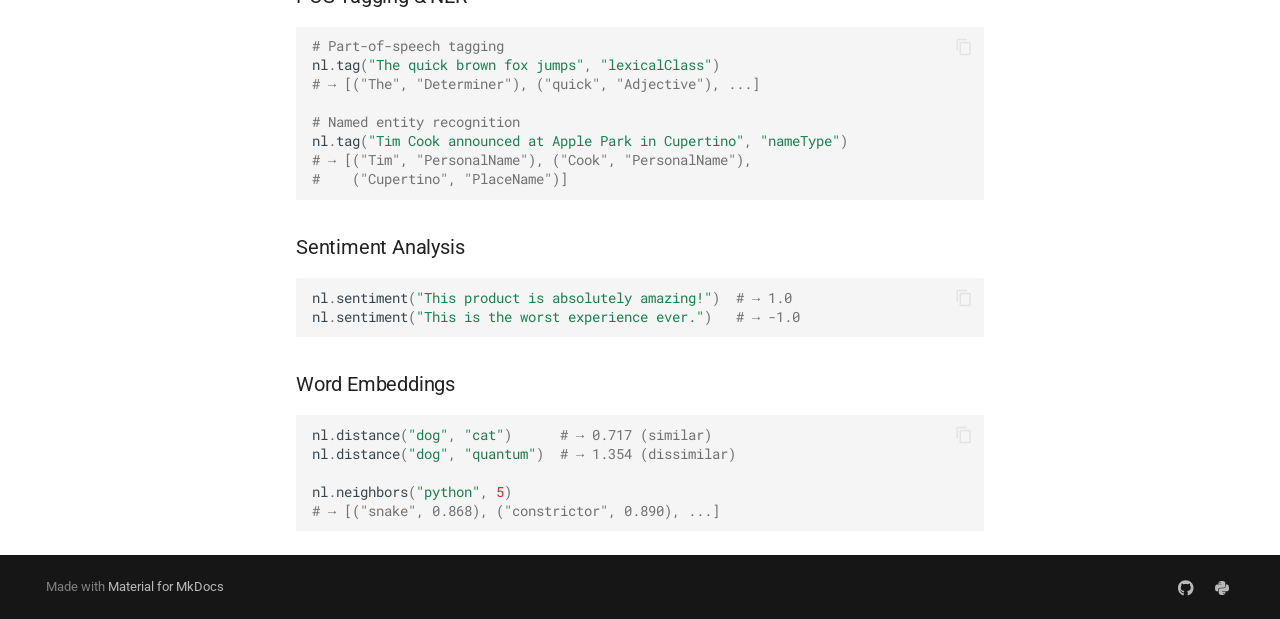
<file: examples/pynatural/index.html>
<!doctype html>
<html lang="en" class="no-js">
  <head>
    
      <meta charset="utf-8">
      <meta name="viewport" content="width=device-width,initial-scale=1">
      
        <meta name="description" content="Create native Python extensions in Swift">
      
      
      
        <link rel="canonical" href="https://jagtesh.github.io/ApplePy/examples/pynatural/">
      
      
        <link rel="prev" href="../swiftkeychain/">
      
      
        <link rel="next" href="../pycoreml/">
      
      
      <link rel="icon" href="../../assets/images/favicon.png">
      <meta name="generator" content="mkdocs-1.6.1, mkdocs-material-9.5.49">
    
    
      
        <title>PyNatural - ApplePy</title>
      
    
    
      <link rel="stylesheet" href="../../assets/stylesheets/main.6f8fc17f.min.css">
      
        
        <link rel="stylesheet" href="../../assets/stylesheets/palette.06af60db.min.css">
      
      


    
    
      
    
    
      
        
        
        <link rel="preconnect" href="https://fonts.gstatic.com" crossorigin>
        <link rel="stylesheet" href="https://fonts.googleapis.com/css?family=Roboto:300,300i,400,400i,700,700i%7CRoboto+Mono:400,400i,700,700i&display=fallback">
        <style>:root{--md-text-font:"Roboto";--md-code-font:"Roboto Mono"}</style>
      
    
    
      <link rel="stylesheet" href="../../assets/extra.css">
    
    <script>__md_scope=new URL("../..",location),__md_hash=e=>[...e].reduce(((e,_)=>(e<<5)-e+_.charCodeAt(0)),0),__md_get=(e,_=localStorage,t=__md_scope)=>JSON.parse(_.getItem(t.pathname+"."+e)),__md_set=(e,_,t=localStorage,a=__md_scope)=>{try{t.setItem(a.pathname+"."+e,JSON.stringify(_))}catch(e){}}</script>
    
      

    
    
    
  </head>
  
  
    
    
      
    
    
    
    
    <body dir="ltr" data-md-color-scheme="default" data-md-color-primary="deep-orange" data-md-color-accent="amber">
  
    
    <input class="md-toggle" data-md-toggle="drawer" type="checkbox" id="__drawer" autocomplete="off">
    <input class="md-toggle" data-md-toggle="search" type="checkbox" id="__search" autocomplete="off">
    <label class="md-overlay" for="__drawer"></label>
    <div data-md-component="skip">
      
        
        <a href="#pynatural" class="md-skip">
          Skip to content
        </a>
      
    </div>
    <div data-md-component="announce">
      
    </div>
    
    
      

<header class="md-header" data-md-component="header">
  <nav class="md-header__inner md-grid" aria-label="Header">
    <a href="../.." title="ApplePy" class="md-header__button md-logo" aria-label="ApplePy" data-md-component="logo">
      
  
  <svg xmlns="http://www.w3.org/2000/svg" viewBox="0 0 24 24"><path d="M12 8a3 3 0 0 0 3-3 3 3 0 0 0-3-3 3 3 0 0 0-3 3 3 3 0 0 0 3 3m0 3.54C9.64 9.35 6.5 8 3 8v11c3.5 0 6.64 1.35 9 3.54 2.36-2.19 5.5-3.54 9-3.54V8c-3.5 0-6.64 1.35-9 3.54"/></svg>

    </a>
    <label class="md-header__button md-icon" for="__drawer">
      
      <svg xmlns="http://www.w3.org/2000/svg" viewBox="0 0 24 24"><path d="M3 6h18v2H3zm0 5h18v2H3zm0 5h18v2H3z"/></svg>
    </label>
    <div class="md-header__title" data-md-component="header-title">
      <div class="md-header__ellipsis">
        <div class="md-header__topic">
          <span class="md-ellipsis">
            ApplePy
          </span>
        </div>
        <div class="md-header__topic" data-md-component="header-topic">
          <span class="md-ellipsis">
            
              PyNatural
            
          </span>
        </div>
      </div>
    </div>
    
      
        <form class="md-header__option" data-md-component="palette">
  
    
    
    
    <input class="md-option" data-md-color-media="" data-md-color-scheme="default" data-md-color-primary="deep-orange" data-md-color-accent="amber"  aria-label="Switch to dark mode"  type="radio" name="__palette" id="__palette_0">
    
      <label class="md-header__button md-icon" title="Switch to dark mode" for="__palette_1" hidden>
        <svg xmlns="http://www.w3.org/2000/svg" viewBox="0 0 24 24"><path d="M12 8a4 4 0 0 0-4 4 4 4 0 0 0 4 4 4 4 0 0 0 4-4 4 4 0 0 0-4-4m0 10a6 6 0 0 1-6-6 6 6 0 0 1 6-6 6 6 0 0 1 6 6 6 6 0 0 1-6 6m8-9.31V4h-4.69L12 .69 8.69 4H4v4.69L.69 12 4 15.31V20h4.69L12 23.31 15.31 20H20v-4.69L23.31 12z"/></svg>
      </label>
    
  
    
    
    
    <input class="md-option" data-md-color-media="" data-md-color-scheme="slate" data-md-color-primary="deep-orange" data-md-color-accent="amber"  aria-label="Switch to light mode"  type="radio" name="__palette" id="__palette_1">
    
      <label class="md-header__button md-icon" title="Switch to light mode" for="__palette_0" hidden>
        <svg xmlns="http://www.w3.org/2000/svg" viewBox="0 0 24 24"><path d="M12 18c-.89 0-1.74-.2-2.5-.55C11.56 16.5 13 14.42 13 12s-1.44-4.5-3.5-5.45C10.26 6.2 11.11 6 12 6a6 6 0 0 1 6 6 6 6 0 0 1-6 6m8-9.31V4h-4.69L12 .69 8.69 4H4v4.69L.69 12 4 15.31V20h4.69L12 23.31 15.31 20H20v-4.69L23.31 12z"/></svg>
      </label>
    
  
</form>
      
    
    
      <script>var palette=__md_get("__palette");if(palette&&palette.color){if("(prefers-color-scheme)"===palette.color.media){var media=matchMedia("(prefers-color-scheme: light)"),input=document.querySelector(media.matches?"[data-md-color-media='(prefers-color-scheme: light)']":"[data-md-color-media='(prefers-color-scheme: dark)']");palette.color.media=input.getAttribute("data-md-color-media"),palette.color.scheme=input.getAttribute("data-md-color-scheme"),palette.color.primary=input.getAttribute("data-md-color-primary"),palette.color.accent=input.getAttribute("data-md-color-accent")}for(var[key,value]of Object.entries(palette.color))document.body.setAttribute("data-md-color-"+key,value)}</script>
    
    
    
      <label class="md-header__button md-icon" for="__search">
        
        <svg xmlns="http://www.w3.org/2000/svg" viewBox="0 0 24 24"><path d="M9.5 3A6.5 6.5 0 0 1 16 9.5c0 1.61-.59 3.09-1.56 4.23l.27.27h.79l5 5-1.5 1.5-5-5v-.79l-.27-.27A6.52 6.52 0 0 1 9.5 16 6.5 6.5 0 0 1 3 9.5 6.5 6.5 0 0 1 9.5 3m0 2C7 5 5 7 5 9.5S7 14 9.5 14 14 12 14 9.5 12 5 9.5 5"/></svg>
      </label>
      <div class="md-search" data-md-component="search" role="dialog">
  <label class="md-search__overlay" for="__search"></label>
  <div class="md-search__inner" role="search">
    <form class="md-search__form" name="search">
      <input type="text" class="md-search__input" name="query" aria-label="Search" placeholder="Search" autocapitalize="off" autocorrect="off" autocomplete="off" spellcheck="false" data-md-component="search-query" required>
      <label class="md-search__icon md-icon" for="__search">
        
        <svg xmlns="http://www.w3.org/2000/svg" viewBox="0 0 24 24"><path d="M9.5 3A6.5 6.5 0 0 1 16 9.5c0 1.61-.59 3.09-1.56 4.23l.27.27h.79l5 5-1.5 1.5-5-5v-.79l-.27-.27A6.52 6.52 0 0 1 9.5 16 6.5 6.5 0 0 1 3 9.5 6.5 6.5 0 0 1 9.5 3m0 2C7 5 5 7 5 9.5S7 14 9.5 14 14 12 14 9.5 12 5 9.5 5"/></svg>
        
        <svg xmlns="http://www.w3.org/2000/svg" viewBox="0 0 24 24"><path d="M20 11v2H8l5.5 5.5-1.42 1.42L4.16 12l7.92-7.92L13.5 5.5 8 11z"/></svg>
      </label>
      <nav class="md-search__options" aria-label="Search">
        
        <button type="reset" class="md-search__icon md-icon" title="Clear" aria-label="Clear" tabindex="-1">
          
          <svg xmlns="http://www.w3.org/2000/svg" viewBox="0 0 24 24"><path d="M19 6.41 17.59 5 12 10.59 6.41 5 5 6.41 10.59 12 5 17.59 6.41 19 12 13.41 17.59 19 19 17.59 13.41 12z"/></svg>
        </button>
      </nav>
      
        <div class="md-search__suggest" data-md-component="search-suggest"></div>
      
    </form>
    <div class="md-search__output">
      <div class="md-search__scrollwrap" tabindex="0" data-md-scrollfix>
        <div class="md-search-result" data-md-component="search-result">
          <div class="md-search-result__meta">
            Initializing search
          </div>
          <ol class="md-search-result__list" role="presentation"></ol>
        </div>
      </div>
    </div>
  </div>
</div>
    
    
      <div class="md-header__source">
        <a href="https://github.com/jagtesh/ApplePy" title="Go to repository" class="md-source" data-md-component="source">
  <div class="md-source__icon md-icon">
    
    <svg xmlns="http://www.w3.org/2000/svg" viewBox="0 0 496 512"><!--! Font Awesome Free 6.7.1 by @fontawesome - https://fontawesome.com License - https://fontawesome.com/license/free (Icons: CC BY 4.0, Fonts: SIL OFL 1.1, Code: MIT License) Copyright 2024 Fonticons, Inc.--><path d="M165.9 397.4c0 2-2.3 3.6-5.2 3.6-3.3.3-5.6-1.3-5.6-3.6 0-2 2.3-3.6 5.2-3.6 3-.3 5.6 1.3 5.6 3.6m-31.1-4.5c-.7 2 1.3 4.3 4.3 4.9 2.6 1 5.6 0 6.2-2s-1.3-4.3-4.3-5.2c-2.6-.7-5.5.3-6.2 2.3m44.2-1.7c-2.9.7-4.9 2.6-4.6 4.9.3 2 2.9 3.3 5.9 2.6 2.9-.7 4.9-2.6 4.6-4.6-.3-1.9-3-3.2-5.9-2.9M244.8 8C106.1 8 0 113.3 0 252c0 110.9 69.8 205.8 169.5 239.2 12.8 2.3 17.3-5.6 17.3-12.1 0-6.2-.3-40.4-.3-61.4 0 0-70 15-84.7-29.8 0 0-11.4-29.1-27.8-36.6 0 0-22.9-15.7 1.6-15.4 0 0 24.9 2 38.6 25.8 21.9 38.6 58.6 27.5 72.9 20.9 2.3-16 8.8-27.1 16-33.7-55.9-6.2-112.3-14.3-112.3-110.5 0-27.5 7.6-41.3 23.6-58.9-2.6-6.5-11.1-33.3 2.6-67.9 20.9-6.5 69 27 69 27 20-5.6 41.5-8.5 62.8-8.5s42.8 2.9 62.8 8.5c0 0 48.1-33.6 69-27 13.7 34.7 5.2 61.4 2.6 67.9 16 17.7 25.8 31.5 25.8 58.9 0 96.5-58.9 104.2-114.8 110.5 9.2 7.9 17 22.9 17 46.4 0 33.7-.3 75.4-.3 83.6 0 6.5 4.6 14.4 17.3 12.1C428.2 457.8 496 362.9 496 252 496 113.3 383.5 8 244.8 8M97.2 352.9c-1.3 1-1 3.3.7 5.2 1.6 1.6 3.9 2.3 5.2 1 1.3-1 1-3.3-.7-5.2-1.6-1.6-3.9-2.3-5.2-1m-10.8-8.1c-.7 1.3.3 2.9 2.3 3.9 1.6 1 3.6.7 4.3-.7.7-1.3-.3-2.9-2.3-3.9-2-.6-3.6-.3-4.3.7m32.4 35.6c-1.6 1.3-1 4.3 1.3 6.2 2.3 2.3 5.2 2.6 6.5 1 1.3-1.3.7-4.3-1.3-6.2-2.2-2.3-5.2-2.6-6.5-1m-11.4-14.7c-1.6 1-1.6 3.6 0 5.9s4.3 3.3 5.6 2.3c1.6-1.3 1.6-3.9 0-6.2-1.4-2.3-4-3.3-5.6-2"/></svg>
  </div>
  <div class="md-source__repository">
    jagtesh/ApplePy
  </div>
</a>
      </div>
    
  </nav>
  
</header>
    
    <div class="md-container" data-md-component="container">
      
      
        
          
            
<nav class="md-tabs" aria-label="Tabs" data-md-component="tabs">
  <div class="md-grid">
    <ul class="md-tabs__list">
      
        
  
  
  
    <li class="md-tabs__item">
      <a href="../.." class="md-tabs__link">
        
  
    
  
  Home

      </a>
    </li>
  

      
        
  
  
  
    <li class="md-tabs__item">
      <a href="../../quickstart/" class="md-tabs__link">
        
  
    
  
  Quickstart

      </a>
    </li>
  

      
        
  
  
  
    <li class="md-tabs__item">
      <a href="../../getting-started/" class="md-tabs__link">
        
  
    
  
  Getting Started

      </a>
    </li>
  

      
        
  
  
  
    
    
      <li class="md-tabs__item">
        <a href="../../guide/macros/" class="md-tabs__link">
          
  
  Guide

        </a>
      </li>
    
  

      
        
  
  
    
  
  
    
    
      <li class="md-tabs__item md-tabs__item--active">
        <a href="../" class="md-tabs__link">
          
  
  Examples

        </a>
      </li>
    
  

      
        
  
  
  
    <li class="md-tabs__item">
      <a href="../../comparison/" class="md-tabs__link">
        
  
    
  
  vs PyO3

      </a>
    </li>
  

      
    </ul>
  </div>
</nav>
          
        
      
      <main class="md-main" data-md-component="main">
        <div class="md-main__inner md-grid">
          
            
              
              <div class="md-sidebar md-sidebar--primary" data-md-component="sidebar" data-md-type="navigation" >
                <div class="md-sidebar__scrollwrap">
                  <div class="md-sidebar__inner">
                    


  


<nav class="md-nav md-nav--primary md-nav--lifted" aria-label="Navigation" data-md-level="0">
  <label class="md-nav__title" for="__drawer">
    <a href="../.." title="ApplePy" class="md-nav__button md-logo" aria-label="ApplePy" data-md-component="logo">
      
  
  <svg xmlns="http://www.w3.org/2000/svg" viewBox="0 0 24 24"><path d="M12 8a3 3 0 0 0 3-3 3 3 0 0 0-3-3 3 3 0 0 0-3 3 3 3 0 0 0 3 3m0 3.54C9.64 9.35 6.5 8 3 8v11c3.5 0 6.64 1.35 9 3.54 2.36-2.19 5.5-3.54 9-3.54V8c-3.5 0-6.64 1.35-9 3.54"/></svg>

    </a>
    ApplePy
  </label>
  
    <div class="md-nav__source">
      <a href="https://github.com/jagtesh/ApplePy" title="Go to repository" class="md-source" data-md-component="source">
  <div class="md-source__icon md-icon">
    
    <svg xmlns="http://www.w3.org/2000/svg" viewBox="0 0 496 512"><!--! Font Awesome Free 6.7.1 by @fontawesome - https://fontawesome.com License - https://fontawesome.com/license/free (Icons: CC BY 4.0, Fonts: SIL OFL 1.1, Code: MIT License) Copyright 2024 Fonticons, Inc.--><path d="M165.9 397.4c0 2-2.3 3.6-5.2 3.6-3.3.3-5.6-1.3-5.6-3.6 0-2 2.3-3.6 5.2-3.6 3-.3 5.6 1.3 5.6 3.6m-31.1-4.5c-.7 2 1.3 4.3 4.3 4.9 2.6 1 5.6 0 6.2-2s-1.3-4.3-4.3-5.2c-2.6-.7-5.5.3-6.2 2.3m44.2-1.7c-2.9.7-4.9 2.6-4.6 4.9.3 2 2.9 3.3 5.9 2.6 2.9-.7 4.9-2.6 4.6-4.6-.3-1.9-3-3.2-5.9-2.9M244.8 8C106.1 8 0 113.3 0 252c0 110.9 69.8 205.8 169.5 239.2 12.8 2.3 17.3-5.6 17.3-12.1 0-6.2-.3-40.4-.3-61.4 0 0-70 15-84.7-29.8 0 0-11.4-29.1-27.8-36.6 0 0-22.9-15.7 1.6-15.4 0 0 24.9 2 38.6 25.8 21.9 38.6 58.6 27.5 72.9 20.9 2.3-16 8.8-27.1 16-33.7-55.9-6.2-112.3-14.3-112.3-110.5 0-27.5 7.6-41.3 23.6-58.9-2.6-6.5-11.1-33.3 2.6-67.9 20.9-6.5 69 27 69 27 20-5.6 41.5-8.5 62.8-8.5s42.8 2.9 62.8 8.5c0 0 48.1-33.6 69-27 13.7 34.7 5.2 61.4 2.6 67.9 16 17.7 25.8 31.5 25.8 58.9 0 96.5-58.9 104.2-114.8 110.5 9.2 7.9 17 22.9 17 46.4 0 33.7-.3 75.4-.3 83.6 0 6.5 4.6 14.4 17.3 12.1C428.2 457.8 496 362.9 496 252 496 113.3 383.5 8 244.8 8M97.2 352.9c-1.3 1-1 3.3.7 5.2 1.6 1.6 3.9 2.3 5.2 1 1.3-1 1-3.3-.7-5.2-1.6-1.6-3.9-2.3-5.2-1m-10.8-8.1c-.7 1.3.3 2.9 2.3 3.9 1.6 1 3.6.7 4.3-.7.7-1.3-.3-2.9-2.3-3.9-2-.6-3.6-.3-4.3.7m32.4 35.6c-1.6 1.3-1 4.3 1.3 6.2 2.3 2.3 5.2 2.6 6.5 1 1.3-1.3.7-4.3-1.3-6.2-2.2-2.3-5.2-2.6-6.5-1m-11.4-14.7c-1.6 1-1.6 3.6 0 5.9s4.3 3.3 5.6 2.3c1.6-1.3 1.6-3.9 0-6.2-1.4-2.3-4-3.3-5.6-2"/></svg>
  </div>
  <div class="md-source__repository">
    jagtesh/ApplePy
  </div>
</a>
    </div>
  
  <ul class="md-nav__list" data-md-scrollfix>
    
      
      
  
  
  
  
    <li class="md-nav__item">
      <a href="../.." class="md-nav__link">
        
  
  <span class="md-ellipsis">
    Home
  </span>
  

      </a>
    </li>
  

    
      
      
  
  
  
  
    <li class="md-nav__item">
      <a href="../../quickstart/" class="md-nav__link">
        
  
  <span class="md-ellipsis">
    Quickstart
  </span>
  

      </a>
    </li>
  

    
      
      
  
  
  
  
    <li class="md-nav__item">
      <a href="../../getting-started/" class="md-nav__link">
        
  
  <span class="md-ellipsis">
    Getting Started
  </span>
  

      </a>
    </li>
  

    
      
      
  
  
  
  
    
    
    
      
      
        
      
    
    
    <li class="md-nav__item md-nav__item--nested">
      
        
        
        <input class="md-nav__toggle md-toggle " type="checkbox" id="__nav_4" >
        
          
          <label class="md-nav__link" for="__nav_4" id="__nav_4_label" tabindex="0">
            
  
  <span class="md-ellipsis">
    Guide
  </span>
  

            <span class="md-nav__icon md-icon"></span>
          </label>
        
        <nav class="md-nav" data-md-level="1" aria-labelledby="__nav_4_label" aria-expanded="false">
          <label class="md-nav__title" for="__nav_4">
            <span class="md-nav__icon md-icon"></span>
            Guide
          </label>
          <ul class="md-nav__list" data-md-scrollfix>
            
              
                
  
  
  
  
    <li class="md-nav__item">
      <a href="../../guide/macros/" class="md-nav__link">
        
  
  <span class="md-ellipsis">
    Macros Reference
  </span>
  

      </a>
    </li>
  

              
            
              
                
  
  
  
  
    <li class="md-nav__item">
      <a href="../../guide/type-conversion/" class="md-nav__link">
        
  
  <span class="md-ellipsis">
    Type Conversion
  </span>
  

      </a>
    </li>
  

              
            
              
                
  
  
  
  
    <li class="md-nav__item">
      <a href="../../guide/memory-management/" class="md-nav__link">
        
  
  <span class="md-ellipsis">
    Memory Management
  </span>
  

      </a>
    </li>
  

              
            
              
                
  
  
  
  
    <li class="md-nav__item">
      <a href="../../guide/building/" class="md-nav__link">
        
  
  <span class="md-ellipsis">
    Building & Packaging
  </span>
  

      </a>
    </li>
  

              
            
          </ul>
        </nav>
      
    </li>
  

    
      
      
  
  
    
  
  
  
    
    
    
      
        
        
      
      
        
      
    
    
    <li class="md-nav__item md-nav__item--active md-nav__item--section md-nav__item--nested">
      
        
        
        <input class="md-nav__toggle md-toggle " type="checkbox" id="__nav_5" checked>
        
          
          <label class="md-nav__link" for="__nav_5" id="__nav_5_label" tabindex="">
            
  
  <span class="md-ellipsis">
    Examples
  </span>
  

            <span class="md-nav__icon md-icon"></span>
          </label>
        
        <nav class="md-nav" data-md-level="1" aria-labelledby="__nav_5_label" aria-expanded="true">
          <label class="md-nav__title" for="__nav_5">
            <span class="md-nav__icon md-icon"></span>
            Examples
          </label>
          <ul class="md-nav__list" data-md-scrollfix>
            
              
                
  
  
  
  
    <li class="md-nav__item">
      <a href="../" class="md-nav__link">
        
  
  <span class="md-ellipsis">
    Overview
  </span>
  

      </a>
    </li>
  

              
            
              
                
  
  
  
  
    <li class="md-nav__item">
      <a href="../swiftkeychain/" class="md-nav__link">
        
  
  <span class="md-ellipsis">
    SwiftKeychain
  </span>
  

      </a>
    </li>
  

              
            
              
                
  
  
    
  
  
  
    <li class="md-nav__item md-nav__item--active">
      
      <input class="md-nav__toggle md-toggle" type="checkbox" id="__toc">
      
      
        
      
      
        <label class="md-nav__link md-nav__link--active" for="__toc">
          
  
  <span class="md-ellipsis">
    PyNatural
  </span>
  

          <span class="md-nav__icon md-icon"></span>
        </label>
      
      <a href="./" class="md-nav__link md-nav__link--active">
        
  
  <span class="md-ellipsis">
    PyNatural
  </span>
  

      </a>
      
        

<nav class="md-nav md-nav--secondary" aria-label="Table of contents">
  
  
  
    
  
  
    <label class="md-nav__title" for="__toc">
      <span class="md-nav__icon md-icon"></span>
      Table of contents
    </label>
    <ul class="md-nav__list" data-md-component="toc" data-md-scrollfix>
      
        <li class="md-nav__item">
  <a href="#install" class="md-nav__link">
    <span class="md-ellipsis">
      Install
    </span>
  </a>
  
</li>
      
        <li class="md-nav__item">
  <a href="#api" class="md-nav__link">
    <span class="md-ellipsis">
      API
    </span>
  </a>
  
</li>
      
        <li class="md-nav__item">
  <a href="#usage" class="md-nav__link">
    <span class="md-ellipsis">
      Usage
    </span>
  </a>
  
    <nav class="md-nav" aria-label="Usage">
      <ul class="md-nav__list">
        
          <li class="md-nav__item">
  <a href="#language-detection" class="md-nav__link">
    <span class="md-ellipsis">
      Language Detection
    </span>
  </a>
  
</li>
        
          <li class="md-nav__item">
  <a href="#tokenization" class="md-nav__link">
    <span class="md-ellipsis">
      Tokenization
    </span>
  </a>
  
</li>
        
          <li class="md-nav__item">
  <a href="#pos-tagging-ner" class="md-nav__link">
    <span class="md-ellipsis">
      POS Tagging &amp; NER
    </span>
  </a>
  
</li>
        
          <li class="md-nav__item">
  <a href="#sentiment-analysis" class="md-nav__link">
    <span class="md-ellipsis">
      Sentiment Analysis
    </span>
  </a>
  
</li>
        
          <li class="md-nav__item">
  <a href="#word-embeddings" class="md-nav__link">
    <span class="md-ellipsis">
      Word Embeddings
    </span>
  </a>
  
</li>
        
      </ul>
    </nav>
  
</li>
      
    </ul>
  
</nav>
      
    </li>
  

              
            
              
                
  
  
  
  
    <li class="md-nav__item">
      <a href="../pycoreml/" class="md-nav__link">
        
  
  <span class="md-ellipsis">
    PyCoreML
  </span>
  

      </a>
    </li>
  

              
            
          </ul>
        </nav>
      
    </li>
  

    
      
      
  
  
  
  
    <li class="md-nav__item">
      <a href="../../comparison/" class="md-nav__link">
        
  
  <span class="md-ellipsis">
    vs PyO3
  </span>
  

      </a>
    </li>
  

    
  </ul>
</nav>
                  </div>
                </div>
              </div>
            
            
              
              <div class="md-sidebar md-sidebar--secondary" data-md-component="sidebar" data-md-type="toc" >
                <div class="md-sidebar__scrollwrap">
                  <div class="md-sidebar__inner">
                    

<nav class="md-nav md-nav--secondary" aria-label="Table of contents">
  
  
  
    
  
  
    <label class="md-nav__title" for="__toc">
      <span class="md-nav__icon md-icon"></span>
      Table of contents
    </label>
    <ul class="md-nav__list" data-md-component="toc" data-md-scrollfix>
      
        <li class="md-nav__item">
  <a href="#install" class="md-nav__link">
    <span class="md-ellipsis">
      Install
    </span>
  </a>
  
</li>
      
        <li class="md-nav__item">
  <a href="#api" class="md-nav__link">
    <span class="md-ellipsis">
      API
    </span>
  </a>
  
</li>
      
        <li class="md-nav__item">
  <a href="#usage" class="md-nav__link">
    <span class="md-ellipsis">
      Usage
    </span>
  </a>
  
    <nav class="md-nav" aria-label="Usage">
      <ul class="md-nav__list">
        
          <li class="md-nav__item">
  <a href="#language-detection" class="md-nav__link">
    <span class="md-ellipsis">
      Language Detection
    </span>
  </a>
  
</li>
        
          <li class="md-nav__item">
  <a href="#tokenization" class="md-nav__link">
    <span class="md-ellipsis">
      Tokenization
    </span>
  </a>
  
</li>
        
          <li class="md-nav__item">
  <a href="#pos-tagging-ner" class="md-nav__link">
    <span class="md-ellipsis">
      POS Tagging &amp; NER
    </span>
  </a>
  
</li>
        
          <li class="md-nav__item">
  <a href="#sentiment-analysis" class="md-nav__link">
    <span class="md-ellipsis">
      Sentiment Analysis
    </span>
  </a>
  
</li>
        
          <li class="md-nav__item">
  <a href="#word-embeddings" class="md-nav__link">
    <span class="md-ellipsis">
      Word Embeddings
    </span>
  </a>
  
</li>
        
      </ul>
    </nav>
  
</li>
      
    </ul>
  
</nav>
                  </div>
                </div>
              </div>
            
          
          
            <div class="md-content" data-md-component="content">
              <article class="md-content__inner md-typeset">
                
                  

  
  


<h1 id="pynatural">PyNatural</h1>
<p>Apple's NaturalLanguage framework from Python — language detection, tokenization, POS tagging, NER, sentiment analysis, and word embeddings.</p>
<p><a href="https://github.com/jagtesh/pynatural"><span class="twemoji"><svg xmlns="http://www.w3.org/2000/svg" viewBox="0 0 496 512"><!--! Font Awesome Free 6.7.1 by @fontawesome - https://fontawesome.com License - https://fontawesome.com/license/free (Icons: CC BY 4.0, Fonts: SIL OFL 1.1, Code: MIT License) Copyright 2024 Fonticons, Inc.--><path d="M165.9 397.4c0 2-2.3 3.6-5.2 3.6-3.3.3-5.6-1.3-5.6-3.6 0-2 2.3-3.6 5.2-3.6 3-.3 5.6 1.3 5.6 3.6m-31.1-4.5c-.7 2 1.3 4.3 4.3 4.9 2.6 1 5.6 0 6.2-2s-1.3-4.3-4.3-5.2c-2.6-.7-5.5.3-6.2 2.3m44.2-1.7c-2.9.7-4.9 2.6-4.6 4.9.3 2 2.9 3.3 5.9 2.6 2.9-.7 4.9-2.6 4.6-4.6-.3-1.9-3-3.2-5.9-2.9M244.8 8C106.1 8 0 113.3 0 252c0 110.9 69.8 205.8 169.5 239.2 12.8 2.3 17.3-5.6 17.3-12.1 0-6.2-.3-40.4-.3-61.4 0 0-70 15-84.7-29.8 0 0-11.4-29.1-27.8-36.6 0 0-22.9-15.7 1.6-15.4 0 0 24.9 2 38.6 25.8 21.9 38.6 58.6 27.5 72.9 20.9 2.3-16 8.8-27.1 16-33.7-55.9-6.2-112.3-14.3-112.3-110.5 0-27.5 7.6-41.3 23.6-58.9-2.6-6.5-11.1-33.3 2.6-67.9 20.9-6.5 69 27 69 27 20-5.6 41.5-8.5 62.8-8.5s42.8 2.9 62.8 8.5c0 0 48.1-33.6 69-27 13.7 34.7 5.2 61.4 2.6 67.9 16 17.7 25.8 31.5 25.8 58.9 0 96.5-58.9 104.2-114.8 110.5 9.2 7.9 17 22.9 17 46.4 0 33.7-.3 75.4-.3 83.6 0 6.5 4.6 14.4 17.3 12.1C428.2 457.8 496 362.9 496 252 496 113.3 383.5 8 244.8 8M97.2 352.9c-1.3 1-1 3.3.7 5.2 1.6 1.6 3.9 2.3 5.2 1 1.3-1 1-3.3-.7-5.2-1.6-1.6-3.9-2.3-5.2-1m-10.8-8.1c-.7 1.3.3 2.9 2.3 3.9 1.6 1 3.6.7 4.3-.7.7-1.3-.3-2.9-2.3-3.9-2-.6-3.6-.3-4.3.7m32.4 35.6c-1.6 1.3-1 4.3 1.3 6.2 2.3 2.3 5.2 2.6 6.5 1 1.3-1.3.7-4.3-1.3-6.2-2.2-2.3-5.2-2.6-6.5-1m-11.4-14.7c-1.6 1-1.6 3.6 0 5.9s4.3 3.3 5.6 2.3c1.6-1.3 1.6-3.9 0-6.2-1.4-2.3-4-3.3-5.6-2"/></svg></span> GitHub</a> · <a href="https://pypi.org/project/pynatural/"><span class="twemoji"><svg xmlns="http://www.w3.org/2000/svg" viewBox="0 0 448 512"><!--! Font Awesome Free 6.7.1 by @fontawesome - https://fontawesome.com License - https://fontawesome.com/license/free (Icons: CC BY 4.0, Fonts: SIL OFL 1.1, Code: MIT License) Copyright 2024 Fonticons, Inc.--><path d="M439.8 200.5c-7.7-30.9-22.3-54.2-53.4-54.2h-40.1v47.4c0 36.8-31.2 67.8-66.8 67.8H172.7c-29.2 0-53.4 25-53.4 54.3v101.8c0 29 25.2 46 53.4 54.3 33.8 9.9 66.3 11.7 106.8 0 26.9-7.8 53.4-23.5 53.4-54.3v-40.7H226.2v-13.6h160.2c31.1 0 42.6-21.7 53.4-54.2 11.2-33.5 10.7-65.7 0-108.6M286.2 404c11.1 0 20.1 9.1 20.1 20.3 0 11.3-9 20.4-20.1 20.4-11 0-20.1-9.2-20.1-20.4.1-11.3 9.1-20.3 20.1-20.3M167.8 248.1h106.8c29.7 0 53.4-24.5 53.4-54.3V91.9c0-29-24.4-50.7-53.4-55.6-35.8-5.9-74.7-5.6-106.8.1-45.2 8-53.4 24.7-53.4 55.6v40.7h106.9v13.6h-147c-31.1 0-58.3 18.7-66.8 54.2-9.8 40.7-10.2 66.1 0 108.6 7.6 31.6 25.7 54.2 56.8 54.2H101v-48.8c0-35.3 30.5-66.4 66.8-66.4m-6.7-142.6c-11.1 0-20.1-9.1-20.1-20.3.1-11.3 9-20.4 20.1-20.4 11 0 20.1 9.2 20.1 20.4s-9 20.3-20.1 20.3"/></svg></span> PyPI</a></p>
<h2 id="install">Install</h2>
<div class="highlight"><pre><span></span><code><a id="__codelineno-0-1" name="__codelineno-0-1" href="#__codelineno-0-1"></a>pip<span class="w"> </span>install<span class="w"> </span>pynatural
</code></pre></div>
<h2 id="api">API</h2>
<table>
<thead>
<tr>
<th>Function</th>
<th>Description</th>
</tr>
</thead>
<tbody>
<tr>
<td><code>detect_language(text)</code> → <code>str</code></td>
<td>Detect dominant language (ISO 639 code)</td>
</tr>
<tr>
<td><code>detect_language_detailed(text, count)</code> → <code>list</code></td>
<td>Top-N language candidates with confidence</td>
</tr>
<tr>
<td><code>tokenize(text, unit)</code> → <code>list[str]</code></td>
<td>Tokenize by word, sentence, or paragraph</td>
</tr>
<tr>
<td><code>tag(text, scheme)</code> → <code>list[tuple]</code></td>
<td>POS tagging, NER, lemmatization</td>
</tr>
<tr>
<td><code>sentiment(text)</code> → <code>float</code></td>
<td>Sentiment score (-1.0 to 1.0)</td>
</tr>
<tr>
<td><code>embedding(word)</code> → <code>list[float]</code></td>
<td>Word embedding vector</td>
</tr>
<tr>
<td><code>distance(word1, word2)</code> → <code>float</code></td>
<td>Cosine distance between embeddings</td>
</tr>
<tr>
<td><code>neighbors(word, count)</code> → <code>list</code></td>
<td>Nearest neighbor words</td>
</tr>
</tbody>
</table>
<h2 id="usage">Usage</h2>
<h3 id="language-detection">Language Detection</h3>
<div class="highlight"><pre><span></span><code><a id="__codelineno-1-1" name="__codelineno-1-1" href="#__codelineno-1-1"></a><span class="kn">import</span><span class="w"> </span><span class="nn">pynatural</span><span class="w"> </span><span class="k">as</span><span class="w"> </span><span class="nn">nl</span>
<a id="__codelineno-1-2" name="__codelineno-1-2" href="#__codelineno-1-2"></a>
<a id="__codelineno-1-3" name="__codelineno-1-3" href="#__codelineno-1-3"></a><span class="n">nl</span><span class="o">.</span><span class="n">detect_language</span><span class="p">(</span><span class="s2">&quot;Hello, how are you?&quot;</span><span class="p">)</span>           <span class="c1"># → &quot;en&quot;</span>
<a id="__codelineno-1-4" name="__codelineno-1-4" href="#__codelineno-1-4"></a><span class="n">nl</span><span class="o">.</span><span class="n">detect_language</span><span class="p">(</span><span class="s2">&quot;Bonjour le monde&quot;</span><span class="p">)</span>               <span class="c1"># → &quot;fr&quot;</span>
<a id="__codelineno-1-5" name="__codelineno-1-5" href="#__codelineno-1-5"></a><span class="n">nl</span><span class="o">.</span><span class="n">detect_language</span><span class="p">(</span><span class="s2">&quot;東京は世界で最も美しい都市&quot;</span><span class="p">)</span>       <span class="c1"># → &quot;ja&quot;</span>
<a id="__codelineno-1-6" name="__codelineno-1-6" href="#__codelineno-1-6"></a>
<a id="__codelineno-1-7" name="__codelineno-1-7" href="#__codelineno-1-7"></a><span class="c1"># Detailed detection with confidence scores</span>
<a id="__codelineno-1-8" name="__codelineno-1-8" href="#__codelineno-1-8"></a><span class="n">nl</span><span class="o">.</span><span class="n">detect_language_detailed</span><span class="p">(</span><span class="s2">&quot;Ciao mondo, come stai?&quot;</span><span class="p">,</span> <span class="mi">3</span><span class="p">)</span>
<a id="__codelineno-1-9" name="__codelineno-1-9" href="#__codelineno-1-9"></a><span class="c1"># → [(&quot;it&quot;, 0.997), (&quot;id&quot;, 0.001), (&quot;en&quot;, 0.001)]</span>
</code></pre></div>
<h3 id="tokenization">Tokenization</h3>
<div class="highlight"><pre><span></span><code><a id="__codelineno-2-1" name="__codelineno-2-1" href="#__codelineno-2-1"></a><span class="n">nl</span><span class="o">.</span><span class="n">tokenize</span><span class="p">(</span><span class="s2">&quot;The quick brown fox jumps&quot;</span><span class="p">,</span> <span class="s2">&quot;word&quot;</span><span class="p">)</span>
<a id="__codelineno-2-2" name="__codelineno-2-2" href="#__codelineno-2-2"></a><span class="c1"># → [&quot;The&quot;, &quot;quick&quot;, &quot;brown&quot;, &quot;fox&quot;, &quot;jumps&quot;]</span>
<a id="__codelineno-2-3" name="__codelineno-2-3" href="#__codelineno-2-3"></a>
<a id="__codelineno-2-4" name="__codelineno-2-4" href="#__codelineno-2-4"></a><span class="n">nl</span><span class="o">.</span><span class="n">tokenize</span><span class="p">(</span><span class="s2">&quot;東京は美しい都市です&quot;</span><span class="p">,</span> <span class="s2">&quot;word&quot;</span><span class="p">)</span>
<a id="__codelineno-2-5" name="__codelineno-2-5" href="#__codelineno-2-5"></a><span class="c1"># → [&quot;東京&quot;, &quot;は&quot;, &quot;美しい&quot;, &quot;都市&quot;, &quot;です&quot;]</span>
<a id="__codelineno-2-6" name="__codelineno-2-6" href="#__codelineno-2-6"></a>
<a id="__codelineno-2-7" name="__codelineno-2-7" href="#__codelineno-2-7"></a><span class="n">nl</span><span class="o">.</span><span class="n">tokenize</span><span class="p">(</span><span class="s2">&quot;First sentence. Second! Third?&quot;</span><span class="p">,</span> <span class="s2">&quot;sentence&quot;</span><span class="p">)</span>
<a id="__codelineno-2-8" name="__codelineno-2-8" href="#__codelineno-2-8"></a><span class="c1"># → [&quot;First sentence. &quot;, &quot;Second! &quot;, &quot;Third?&quot;]</span>
</code></pre></div>
<h3 id="pos-tagging-ner">POS Tagging &amp; NER</h3>
<div class="highlight"><pre><span></span><code><a id="__codelineno-3-1" name="__codelineno-3-1" href="#__codelineno-3-1"></a><span class="c1"># Part-of-speech tagging</span>
<a id="__codelineno-3-2" name="__codelineno-3-2" href="#__codelineno-3-2"></a><span class="n">nl</span><span class="o">.</span><span class="n">tag</span><span class="p">(</span><span class="s2">&quot;The quick brown fox jumps&quot;</span><span class="p">,</span> <span class="s2">&quot;lexicalClass&quot;</span><span class="p">)</span>
<a id="__codelineno-3-3" name="__codelineno-3-3" href="#__codelineno-3-3"></a><span class="c1"># → [(&quot;The&quot;, &quot;Determiner&quot;), (&quot;quick&quot;, &quot;Adjective&quot;), ...]</span>
<a id="__codelineno-3-4" name="__codelineno-3-4" href="#__codelineno-3-4"></a>
<a id="__codelineno-3-5" name="__codelineno-3-5" href="#__codelineno-3-5"></a><span class="c1"># Named entity recognition</span>
<a id="__codelineno-3-6" name="__codelineno-3-6" href="#__codelineno-3-6"></a><span class="n">nl</span><span class="o">.</span><span class="n">tag</span><span class="p">(</span><span class="s2">&quot;Tim Cook announced at Apple Park in Cupertino&quot;</span><span class="p">,</span> <span class="s2">&quot;nameType&quot;</span><span class="p">)</span>
<a id="__codelineno-3-7" name="__codelineno-3-7" href="#__codelineno-3-7"></a><span class="c1"># → [(&quot;Tim&quot;, &quot;PersonalName&quot;), (&quot;Cook&quot;, &quot;PersonalName&quot;),</span>
<a id="__codelineno-3-8" name="__codelineno-3-8" href="#__codelineno-3-8"></a><span class="c1">#    (&quot;Cupertino&quot;, &quot;PlaceName&quot;)]</span>
</code></pre></div>
<h3 id="sentiment-analysis">Sentiment Analysis</h3>
<div class="highlight"><pre><span></span><code><a id="__codelineno-4-1" name="__codelineno-4-1" href="#__codelineno-4-1"></a><span class="n">nl</span><span class="o">.</span><span class="n">sentiment</span><span class="p">(</span><span class="s2">&quot;This product is absolutely amazing!&quot;</span><span class="p">)</span>  <span class="c1"># → 1.0</span>
<a id="__codelineno-4-2" name="__codelineno-4-2" href="#__codelineno-4-2"></a><span class="n">nl</span><span class="o">.</span><span class="n">sentiment</span><span class="p">(</span><span class="s2">&quot;This is the worst experience ever.&quot;</span><span class="p">)</span>   <span class="c1"># → -1.0</span>
</code></pre></div>
<h3 id="word-embeddings">Word Embeddings</h3>
<div class="highlight"><pre><span></span><code><a id="__codelineno-5-1" name="__codelineno-5-1" href="#__codelineno-5-1"></a><span class="n">nl</span><span class="o">.</span><span class="n">distance</span><span class="p">(</span><span class="s2">&quot;dog&quot;</span><span class="p">,</span> <span class="s2">&quot;cat&quot;</span><span class="p">)</span>      <span class="c1"># → 0.717 (similar)</span>
<a id="__codelineno-5-2" name="__codelineno-5-2" href="#__codelineno-5-2"></a><span class="n">nl</span><span class="o">.</span><span class="n">distance</span><span class="p">(</span><span class="s2">&quot;dog&quot;</span><span class="p">,</span> <span class="s2">&quot;quantum&quot;</span><span class="p">)</span>  <span class="c1"># → 1.354 (dissimilar)</span>
<a id="__codelineno-5-3" name="__codelineno-5-3" href="#__codelineno-5-3"></a>
<a id="__codelineno-5-4" name="__codelineno-5-4" href="#__codelineno-5-4"></a><span class="n">nl</span><span class="o">.</span><span class="n">neighbors</span><span class="p">(</span><span class="s2">&quot;python&quot;</span><span class="p">,</span> <span class="mi">5</span><span class="p">)</span>
<a id="__codelineno-5-5" name="__codelineno-5-5" href="#__codelineno-5-5"></a><span class="c1"># → [(&quot;snake&quot;, 0.868), (&quot;constrictor&quot;, 0.890), ...]</span>
</code></pre></div>












                
              </article>
            </div>
          
          
  <script>var tabs=__md_get("__tabs");if(Array.isArray(tabs))e:for(var set of document.querySelectorAll(".tabbed-set")){var labels=set.querySelector(".tabbed-labels");for(var tab of tabs)for(var label of labels.getElementsByTagName("label"))if(label.innerText.trim()===tab){var input=document.getElementById(label.htmlFor);input.checked=!0;continue e}}</script>

<script>var target=document.getElementById(location.hash.slice(1));target&&target.name&&(target.checked=target.name.startsWith("__tabbed_"))</script>
        </div>
        
          <button type="button" class="md-top md-icon" data-md-component="top" hidden>
  
  <svg xmlns="http://www.w3.org/2000/svg" viewBox="0 0 24 24"><path d="M13 20h-2V8l-5.5 5.5-1.42-1.42L12 4.16l7.92 7.92-1.42 1.42L13 8z"/></svg>
  Back to top
</button>
        
      </main>
      
        <footer class="md-footer">
  
  <div class="md-footer-meta md-typeset">
    <div class="md-footer-meta__inner md-grid">
      <div class="md-copyright">
  
  
    Made with
    <a href="https://squidfunk.github.io/mkdocs-material/" target="_blank" rel="noopener">
      Material for MkDocs
    </a>
  
</div>
      
        <div class="md-social">
  
    
    
    
    
      
      
    
    <a href="https://github.com/jagtesh" target="_blank" rel="noopener" title="github.com" class="md-social__link">
      <svg xmlns="http://www.w3.org/2000/svg" viewBox="0 0 496 512"><!--! Font Awesome Free 6.7.1 by @fontawesome - https://fontawesome.com License - https://fontawesome.com/license/free (Icons: CC BY 4.0, Fonts: SIL OFL 1.1, Code: MIT License) Copyright 2024 Fonticons, Inc.--><path d="M165.9 397.4c0 2-2.3 3.6-5.2 3.6-3.3.3-5.6-1.3-5.6-3.6 0-2 2.3-3.6 5.2-3.6 3-.3 5.6 1.3 5.6 3.6m-31.1-4.5c-.7 2 1.3 4.3 4.3 4.9 2.6 1 5.6 0 6.2-2s-1.3-4.3-4.3-5.2c-2.6-.7-5.5.3-6.2 2.3m44.2-1.7c-2.9.7-4.9 2.6-4.6 4.9.3 2 2.9 3.3 5.9 2.6 2.9-.7 4.9-2.6 4.6-4.6-.3-1.9-3-3.2-5.9-2.9M244.8 8C106.1 8 0 113.3 0 252c0 110.9 69.8 205.8 169.5 239.2 12.8 2.3 17.3-5.6 17.3-12.1 0-6.2-.3-40.4-.3-61.4 0 0-70 15-84.7-29.8 0 0-11.4-29.1-27.8-36.6 0 0-22.9-15.7 1.6-15.4 0 0 24.9 2 38.6 25.8 21.9 38.6 58.6 27.5 72.9 20.9 2.3-16 8.8-27.1 16-33.7-55.9-6.2-112.3-14.3-112.3-110.5 0-27.5 7.6-41.3 23.6-58.9-2.6-6.5-11.1-33.3 2.6-67.9 20.9-6.5 69 27 69 27 20-5.6 41.5-8.5 62.8-8.5s42.8 2.9 62.8 8.5c0 0 48.1-33.6 69-27 13.7 34.7 5.2 61.4 2.6 67.9 16 17.7 25.8 31.5 25.8 58.9 0 96.5-58.9 104.2-114.8 110.5 9.2 7.9 17 22.9 17 46.4 0 33.7-.3 75.4-.3 83.6 0 6.5 4.6 14.4 17.3 12.1C428.2 457.8 496 362.9 496 252 496 113.3 383.5 8 244.8 8M97.2 352.9c-1.3 1-1 3.3.7 5.2 1.6 1.6 3.9 2.3 5.2 1 1.3-1 1-3.3-.7-5.2-1.6-1.6-3.9-2.3-5.2-1m-10.8-8.1c-.7 1.3.3 2.9 2.3 3.9 1.6 1 3.6.7 4.3-.7.7-1.3-.3-2.9-2.3-3.9-2-.6-3.6-.3-4.3.7m32.4 35.6c-1.6 1.3-1 4.3 1.3 6.2 2.3 2.3 5.2 2.6 6.5 1 1.3-1.3.7-4.3-1.3-6.2-2.2-2.3-5.2-2.6-6.5-1m-11.4-14.7c-1.6 1-1.6 3.6 0 5.9s4.3 3.3 5.6 2.3c1.6-1.3 1.6-3.9 0-6.2-1.4-2.3-4-3.3-5.6-2"/></svg>
    </a>
  
    
    
    
    
      
      
    
    <a href="https://pypi.org/project/applepy-cli/" target="_blank" rel="noopener" title="pypi.org" class="md-social__link">
      <svg xmlns="http://www.w3.org/2000/svg" viewBox="0 0 448 512"><!--! Font Awesome Free 6.7.1 by @fontawesome - https://fontawesome.com License - https://fontawesome.com/license/free (Icons: CC BY 4.0, Fonts: SIL OFL 1.1, Code: MIT License) Copyright 2024 Fonticons, Inc.--><path d="M439.8 200.5c-7.7-30.9-22.3-54.2-53.4-54.2h-40.1v47.4c0 36.8-31.2 67.8-66.8 67.8H172.7c-29.2 0-53.4 25-53.4 54.3v101.8c0 29 25.2 46 53.4 54.3 33.8 9.9 66.3 11.7 106.8 0 26.9-7.8 53.4-23.5 53.4-54.3v-40.7H226.2v-13.6h160.2c31.1 0 42.6-21.7 53.4-54.2 11.2-33.5 10.7-65.7 0-108.6M286.2 404c11.1 0 20.1 9.1 20.1 20.3 0 11.3-9 20.4-20.1 20.4-11 0-20.1-9.2-20.1-20.4.1-11.3 9.1-20.3 20.1-20.3M167.8 248.1h106.8c29.7 0 53.4-24.5 53.4-54.3V91.9c0-29-24.4-50.7-53.4-55.6-35.8-5.9-74.7-5.6-106.8.1-45.2 8-53.4 24.7-53.4 55.6v40.7h106.9v13.6h-147c-31.1 0-58.3 18.7-66.8 54.2-9.8 40.7-10.2 66.1 0 108.6 7.6 31.6 25.7 54.2 56.8 54.2H101v-48.8c0-35.3 30.5-66.4 66.8-66.4m-6.7-142.6c-11.1 0-20.1-9.1-20.1-20.3.1-11.3 9-20.4 20.1-20.4 11 0 20.1 9.2 20.1 20.4s-9 20.3-20.1 20.3"/></svg>
    </a>
  
</div>
      
    </div>
  </div>
</footer>
      
    </div>
    <div class="md-dialog" data-md-component="dialog">
      <div class="md-dialog__inner md-typeset"></div>
    </div>
    
    
    <script id="__config" type="application/json">{"base": "../..", "features": ["navigation.instant", "navigation.tabs", "navigation.sections", "navigation.top", "search.highlight", "search.suggest", "content.code.copy", "content.tabs.link"], "search": "../../assets/javascripts/workers/search.6ce7567c.min.js", "translations": {"clipboard.copied": "Copied to clipboard", "clipboard.copy": "Copy to clipboard", "search.result.more.one": "1 more on this page", "search.result.more.other": "# more on this page", "search.result.none": "No matching documents", "search.result.one": "1 matching document", "search.result.other": "# matching documents", "search.result.placeholder": "Type to start searching", "search.result.term.missing": "Missing", "select.version": "Select version"}}</script>
    
    
      <script src="../../assets/javascripts/bundle.88dd0f4e.min.js"></script>
      
    
  </body>
</html>
</file>
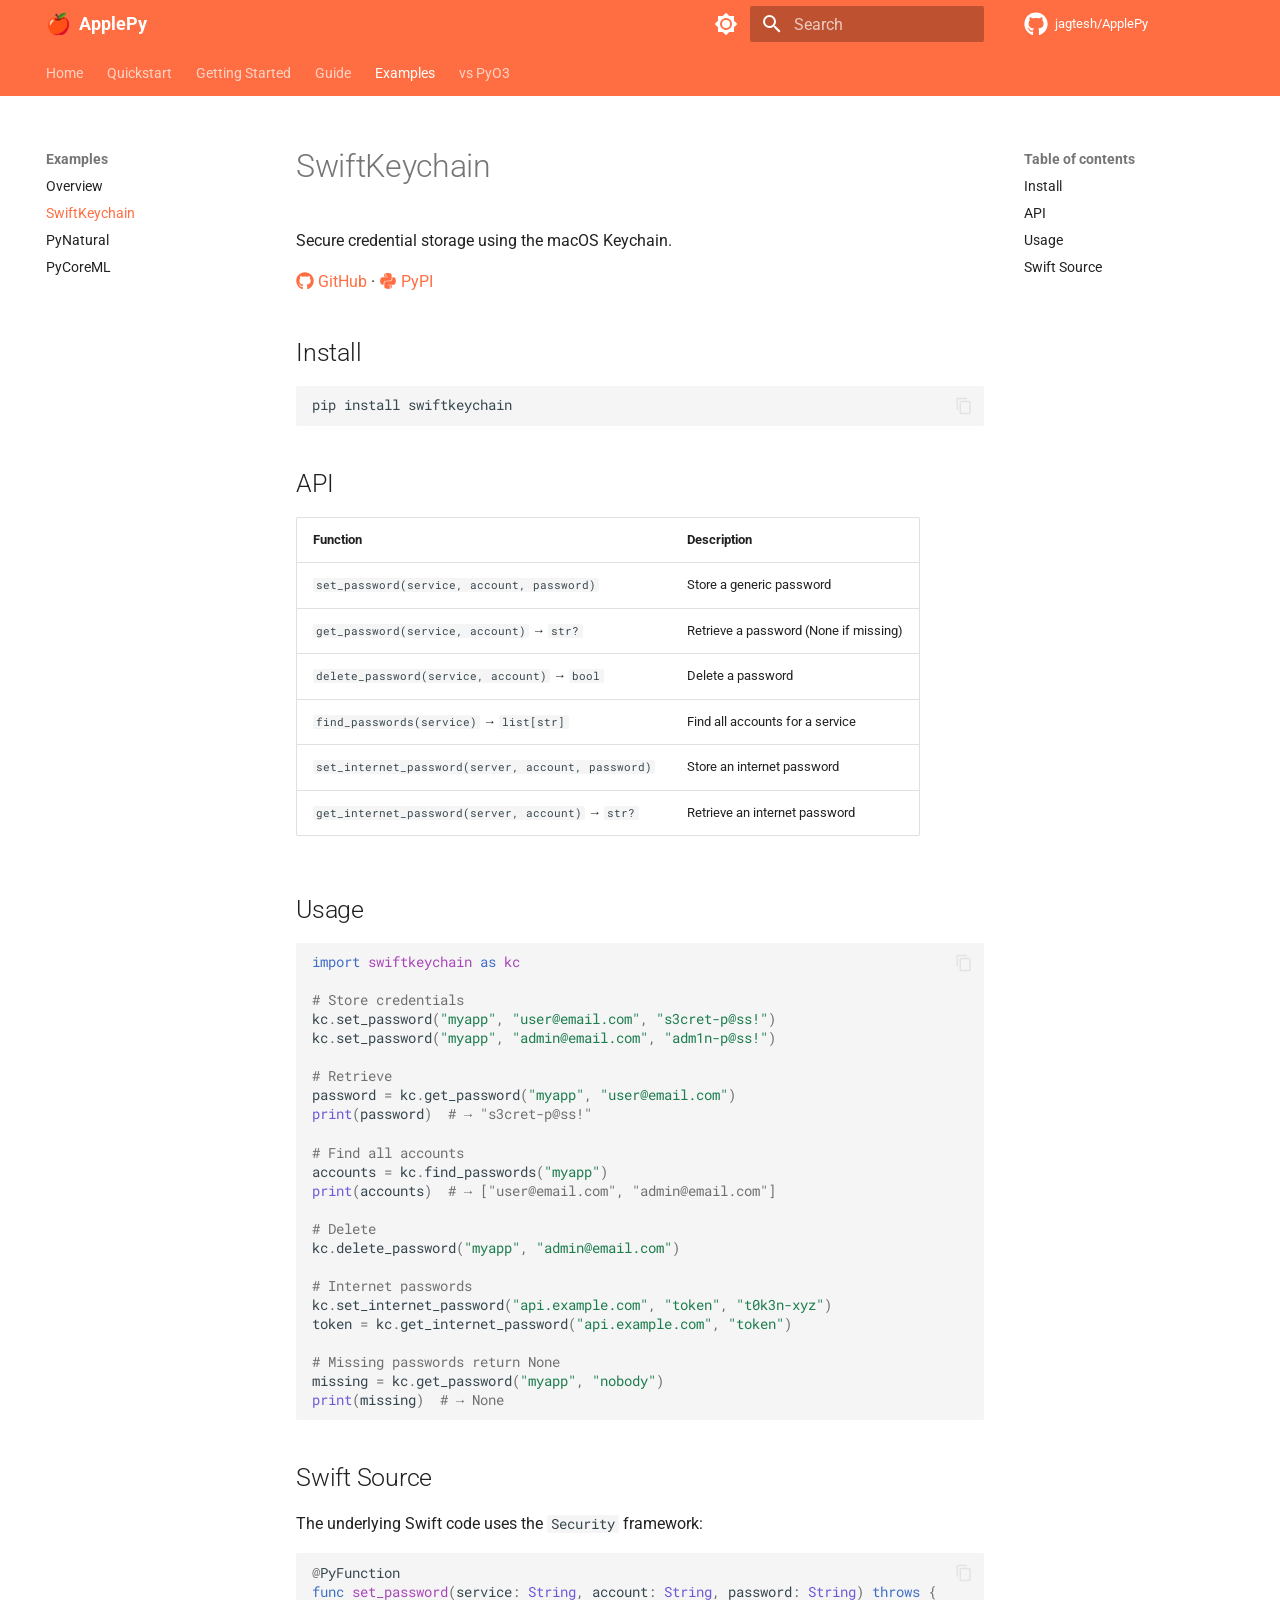
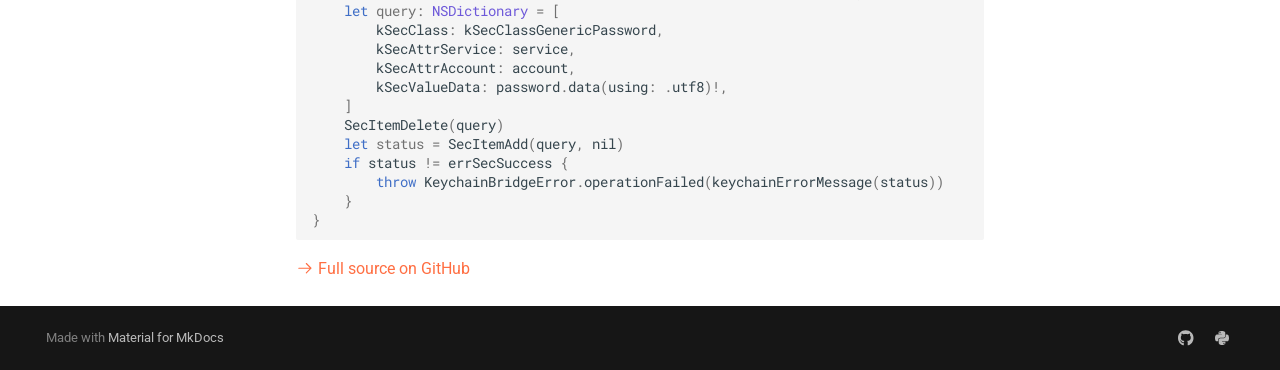
<file: examples/swiftkeychain/index.html>
<!doctype html>
<html lang="en" class="no-js">
  <head>
    
      <meta charset="utf-8">
      <meta name="viewport" content="width=device-width,initial-scale=1">
      
        <meta name="description" content="Create native Python extensions in Swift">
      
      
      
        <link rel="canonical" href="https://jagtesh.github.io/ApplePy/examples/swiftkeychain/">
      
      
        <link rel="prev" href="../">
      
      
        <link rel="next" href="../pynatural/">
      
      
      <link rel="icon" href="../../assets/images/favicon.png">
      <meta name="generator" content="mkdocs-1.6.1, mkdocs-material-9.5.49">
    
    
      
        <title>SwiftKeychain - ApplePy</title>
      
    
    
      <link rel="stylesheet" href="../../assets/stylesheets/main.6f8fc17f.min.css">
      
        
        <link rel="stylesheet" href="../../assets/stylesheets/palette.06af60db.min.css">
      
      


    
    
      
    
    
      
        
        
        <link rel="preconnect" href="https://fonts.gstatic.com" crossorigin>
        <link rel="stylesheet" href="https://fonts.googleapis.com/css?family=Roboto:300,300i,400,400i,700,700i%7CRoboto+Mono:400,400i,700,700i&display=fallback">
        <style>:root{--md-text-font:"Roboto";--md-code-font:"Roboto Mono"}</style>
      
    
    
      <link rel="stylesheet" href="../../assets/extra.css">
    
    <script>__md_scope=new URL("../..",location),__md_hash=e=>[...e].reduce(((e,_)=>(e<<5)-e+_.charCodeAt(0)),0),__md_get=(e,_=localStorage,t=__md_scope)=>JSON.parse(_.getItem(t.pathname+"."+e)),__md_set=(e,_,t=localStorage,a=__md_scope)=>{try{t.setItem(a.pathname+"."+e,JSON.stringify(_))}catch(e){}}</script>
    
      

    
    
    
  </head>
  
  
    
    
      
    
    
    
    
    <body dir="ltr" data-md-color-scheme="default" data-md-color-primary="deep-orange" data-md-color-accent="amber">
  
    
    <input class="md-toggle" data-md-toggle="drawer" type="checkbox" id="__drawer" autocomplete="off">
    <input class="md-toggle" data-md-toggle="search" type="checkbox" id="__search" autocomplete="off">
    <label class="md-overlay" for="__drawer"></label>
    <div data-md-component="skip">
      
        
        <a href="#swiftkeychain" class="md-skip">
          Skip to content
        </a>
      
    </div>
    <div data-md-component="announce">
      
    </div>
    
    
      

<header class="md-header" data-md-component="header">
  <nav class="md-header__inner md-grid" aria-label="Header">
    <a href="../.." title="ApplePy" class="md-header__button md-logo" aria-label="ApplePy" data-md-component="logo">
      
  
  <svg xmlns="http://www.w3.org/2000/svg" viewBox="0 0 24 24"><path d="M12 8a3 3 0 0 0 3-3 3 3 0 0 0-3-3 3 3 0 0 0-3 3 3 3 0 0 0 3 3m0 3.54C9.64 9.35 6.5 8 3 8v11c3.5 0 6.64 1.35 9 3.54 2.36-2.19 5.5-3.54 9-3.54V8c-3.5 0-6.64 1.35-9 3.54"/></svg>

    </a>
    <label class="md-header__button md-icon" for="__drawer">
      
      <svg xmlns="http://www.w3.org/2000/svg" viewBox="0 0 24 24"><path d="M3 6h18v2H3zm0 5h18v2H3zm0 5h18v2H3z"/></svg>
    </label>
    <div class="md-header__title" data-md-component="header-title">
      <div class="md-header__ellipsis">
        <div class="md-header__topic">
          <span class="md-ellipsis">
            ApplePy
          </span>
        </div>
        <div class="md-header__topic" data-md-component="header-topic">
          <span class="md-ellipsis">
            
              SwiftKeychain
            
          </span>
        </div>
      </div>
    </div>
    
      
        <form class="md-header__option" data-md-component="palette">
  
    
    
    
    <input class="md-option" data-md-color-media="" data-md-color-scheme="default" data-md-color-primary="deep-orange" data-md-color-accent="amber"  aria-label="Switch to dark mode"  type="radio" name="__palette" id="__palette_0">
    
      <label class="md-header__button md-icon" title="Switch to dark mode" for="__palette_1" hidden>
        <svg xmlns="http://www.w3.org/2000/svg" viewBox="0 0 24 24"><path d="M12 8a4 4 0 0 0-4 4 4 4 0 0 0 4 4 4 4 0 0 0 4-4 4 4 0 0 0-4-4m0 10a6 6 0 0 1-6-6 6 6 0 0 1 6-6 6 6 0 0 1 6 6 6 6 0 0 1-6 6m8-9.31V4h-4.69L12 .69 8.69 4H4v4.69L.69 12 4 15.31V20h4.69L12 23.31 15.31 20H20v-4.69L23.31 12z"/></svg>
      </label>
    
  
    
    
    
    <input class="md-option" data-md-color-media="" data-md-color-scheme="slate" data-md-color-primary="deep-orange" data-md-color-accent="amber"  aria-label="Switch to light mode"  type="radio" name="__palette" id="__palette_1">
    
      <label class="md-header__button md-icon" title="Switch to light mode" for="__palette_0" hidden>
        <svg xmlns="http://www.w3.org/2000/svg" viewBox="0 0 24 24"><path d="M12 18c-.89 0-1.74-.2-2.5-.55C11.56 16.5 13 14.42 13 12s-1.44-4.5-3.5-5.45C10.26 6.2 11.11 6 12 6a6 6 0 0 1 6 6 6 6 0 0 1-6 6m8-9.31V4h-4.69L12 .69 8.69 4H4v4.69L.69 12 4 15.31V20h4.69L12 23.31 15.31 20H20v-4.69L23.31 12z"/></svg>
      </label>
    
  
</form>
      
    
    
      <script>var palette=__md_get("__palette");if(palette&&palette.color){if("(prefers-color-scheme)"===palette.color.media){var media=matchMedia("(prefers-color-scheme: light)"),input=document.querySelector(media.matches?"[data-md-color-media='(prefers-color-scheme: light)']":"[data-md-color-media='(prefers-color-scheme: dark)']");palette.color.media=input.getAttribute("data-md-color-media"),palette.color.scheme=input.getAttribute("data-md-color-scheme"),palette.color.primary=input.getAttribute("data-md-color-primary"),palette.color.accent=input.getAttribute("data-md-color-accent")}for(var[key,value]of Object.entries(palette.color))document.body.setAttribute("data-md-color-"+key,value)}</script>
    
    
    
      <label class="md-header__button md-icon" for="__search">
        
        <svg xmlns="http://www.w3.org/2000/svg" viewBox="0 0 24 24"><path d="M9.5 3A6.5 6.5 0 0 1 16 9.5c0 1.61-.59 3.09-1.56 4.23l.27.27h.79l5 5-1.5 1.5-5-5v-.79l-.27-.27A6.52 6.52 0 0 1 9.5 16 6.5 6.5 0 0 1 3 9.5 6.5 6.5 0 0 1 9.5 3m0 2C7 5 5 7 5 9.5S7 14 9.5 14 14 12 14 9.5 12 5 9.5 5"/></svg>
      </label>
      <div class="md-search" data-md-component="search" role="dialog">
  <label class="md-search__overlay" for="__search"></label>
  <div class="md-search__inner" role="search">
    <form class="md-search__form" name="search">
      <input type="text" class="md-search__input" name="query" aria-label="Search" placeholder="Search" autocapitalize="off" autocorrect="off" autocomplete="off" spellcheck="false" data-md-component="search-query" required>
      <label class="md-search__icon md-icon" for="__search">
        
        <svg xmlns="http://www.w3.org/2000/svg" viewBox="0 0 24 24"><path d="M9.5 3A6.5 6.5 0 0 1 16 9.5c0 1.61-.59 3.09-1.56 4.23l.27.27h.79l5 5-1.5 1.5-5-5v-.79l-.27-.27A6.52 6.52 0 0 1 9.5 16 6.5 6.5 0 0 1 3 9.5 6.5 6.5 0 0 1 9.5 3m0 2C7 5 5 7 5 9.5S7 14 9.5 14 14 12 14 9.5 12 5 9.5 5"/></svg>
        
        <svg xmlns="http://www.w3.org/2000/svg" viewBox="0 0 24 24"><path d="M20 11v2H8l5.5 5.5-1.42 1.42L4.16 12l7.92-7.92L13.5 5.5 8 11z"/></svg>
      </label>
      <nav class="md-search__options" aria-label="Search">
        
        <button type="reset" class="md-search__icon md-icon" title="Clear" aria-label="Clear" tabindex="-1">
          
          <svg xmlns="http://www.w3.org/2000/svg" viewBox="0 0 24 24"><path d="M19 6.41 17.59 5 12 10.59 6.41 5 5 6.41 10.59 12 5 17.59 6.41 19 12 13.41 17.59 19 19 17.59 13.41 12z"/></svg>
        </button>
      </nav>
      
        <div class="md-search__suggest" data-md-component="search-suggest"></div>
      
    </form>
    <div class="md-search__output">
      <div class="md-search__scrollwrap" tabindex="0" data-md-scrollfix>
        <div class="md-search-result" data-md-component="search-result">
          <div class="md-search-result__meta">
            Initializing search
          </div>
          <ol class="md-search-result__list" role="presentation"></ol>
        </div>
      </div>
    </div>
  </div>
</div>
    
    
      <div class="md-header__source">
        <a href="https://github.com/jagtesh/ApplePy" title="Go to repository" class="md-source" data-md-component="source">
  <div class="md-source__icon md-icon">
    
    <svg xmlns="http://www.w3.org/2000/svg" viewBox="0 0 496 512"><!--! Font Awesome Free 6.7.1 by @fontawesome - https://fontawesome.com License - https://fontawesome.com/license/free (Icons: CC BY 4.0, Fonts: SIL OFL 1.1, Code: MIT License) Copyright 2024 Fonticons, Inc.--><path d="M165.9 397.4c0 2-2.3 3.6-5.2 3.6-3.3.3-5.6-1.3-5.6-3.6 0-2 2.3-3.6 5.2-3.6 3-.3 5.6 1.3 5.6 3.6m-31.1-4.5c-.7 2 1.3 4.3 4.3 4.9 2.6 1 5.6 0 6.2-2s-1.3-4.3-4.3-5.2c-2.6-.7-5.5.3-6.2 2.3m44.2-1.7c-2.9.7-4.9 2.6-4.6 4.9.3 2 2.9 3.3 5.9 2.6 2.9-.7 4.9-2.6 4.6-4.6-.3-1.9-3-3.2-5.9-2.9M244.8 8C106.1 8 0 113.3 0 252c0 110.9 69.8 205.8 169.5 239.2 12.8 2.3 17.3-5.6 17.3-12.1 0-6.2-.3-40.4-.3-61.4 0 0-70 15-84.7-29.8 0 0-11.4-29.1-27.8-36.6 0 0-22.9-15.7 1.6-15.4 0 0 24.9 2 38.6 25.8 21.9 38.6 58.6 27.5 72.9 20.9 2.3-16 8.8-27.1 16-33.7-55.9-6.2-112.3-14.3-112.3-110.5 0-27.5 7.6-41.3 23.6-58.9-2.6-6.5-11.1-33.3 2.6-67.9 20.9-6.5 69 27 69 27 20-5.6 41.5-8.5 62.8-8.5s42.8 2.9 62.8 8.5c0 0 48.1-33.6 69-27 13.7 34.7 5.2 61.4 2.6 67.9 16 17.7 25.8 31.5 25.8 58.9 0 96.5-58.9 104.2-114.8 110.5 9.2 7.9 17 22.9 17 46.4 0 33.7-.3 75.4-.3 83.6 0 6.5 4.6 14.4 17.3 12.1C428.2 457.8 496 362.9 496 252 496 113.3 383.5 8 244.8 8M97.2 352.9c-1.3 1-1 3.3.7 5.2 1.6 1.6 3.9 2.3 5.2 1 1.3-1 1-3.3-.7-5.2-1.6-1.6-3.9-2.3-5.2-1m-10.8-8.1c-.7 1.3.3 2.9 2.3 3.9 1.6 1 3.6.7 4.3-.7.7-1.3-.3-2.9-2.3-3.9-2-.6-3.6-.3-4.3.7m32.4 35.6c-1.6 1.3-1 4.3 1.3 6.2 2.3 2.3 5.2 2.6 6.5 1 1.3-1.3.7-4.3-1.3-6.2-2.2-2.3-5.2-2.6-6.5-1m-11.4-14.7c-1.6 1-1.6 3.6 0 5.9s4.3 3.3 5.6 2.3c1.6-1.3 1.6-3.9 0-6.2-1.4-2.3-4-3.3-5.6-2"/></svg>
  </div>
  <div class="md-source__repository">
    jagtesh/ApplePy
  </div>
</a>
      </div>
    
  </nav>
  
</header>
    
    <div class="md-container" data-md-component="container">
      
      
        
          
            
<nav class="md-tabs" aria-label="Tabs" data-md-component="tabs">
  <div class="md-grid">
    <ul class="md-tabs__list">
      
        
  
  
  
    <li class="md-tabs__item">
      <a href="../.." class="md-tabs__link">
        
  
    
  
  Home

      </a>
    </li>
  

      
        
  
  
  
    <li class="md-tabs__item">
      <a href="../../quickstart/" class="md-tabs__link">
        
  
    
  
  Quickstart

      </a>
    </li>
  

      
        
  
  
  
    <li class="md-tabs__item">
      <a href="../../getting-started/" class="md-tabs__link">
        
  
    
  
  Getting Started

      </a>
    </li>
  

      
        
  
  
  
    
    
      <li class="md-tabs__item">
        <a href="../../guide/macros/" class="md-tabs__link">
          
  
  Guide

        </a>
      </li>
    
  

      
        
  
  
    
  
  
    
    
      <li class="md-tabs__item md-tabs__item--active">
        <a href="../" class="md-tabs__link">
          
  
  Examples

        </a>
      </li>
    
  

      
        
  
  
  
    <li class="md-tabs__item">
      <a href="../../comparison/" class="md-tabs__link">
        
  
    
  
  vs PyO3

      </a>
    </li>
  

      
    </ul>
  </div>
</nav>
          
        
      
      <main class="md-main" data-md-component="main">
        <div class="md-main__inner md-grid">
          
            
              
              <div class="md-sidebar md-sidebar--primary" data-md-component="sidebar" data-md-type="navigation" >
                <div class="md-sidebar__scrollwrap">
                  <div class="md-sidebar__inner">
                    


  


<nav class="md-nav md-nav--primary md-nav--lifted" aria-label="Navigation" data-md-level="0">
  <label class="md-nav__title" for="__drawer">
    <a href="../.." title="ApplePy" class="md-nav__button md-logo" aria-label="ApplePy" data-md-component="logo">
      
  
  <svg xmlns="http://www.w3.org/2000/svg" viewBox="0 0 24 24"><path d="M12 8a3 3 0 0 0 3-3 3 3 0 0 0-3-3 3 3 0 0 0-3 3 3 3 0 0 0 3 3m0 3.54C9.64 9.35 6.5 8 3 8v11c3.5 0 6.64 1.35 9 3.54 2.36-2.19 5.5-3.54 9-3.54V8c-3.5 0-6.64 1.35-9 3.54"/></svg>

    </a>
    ApplePy
  </label>
  
    <div class="md-nav__source">
      <a href="https://github.com/jagtesh/ApplePy" title="Go to repository" class="md-source" data-md-component="source">
  <div class="md-source__icon md-icon">
    
    <svg xmlns="http://www.w3.org/2000/svg" viewBox="0 0 496 512"><!--! Font Awesome Free 6.7.1 by @fontawesome - https://fontawesome.com License - https://fontawesome.com/license/free (Icons: CC BY 4.0, Fonts: SIL OFL 1.1, Code: MIT License) Copyright 2024 Fonticons, Inc.--><path d="M165.9 397.4c0 2-2.3 3.6-5.2 3.6-3.3.3-5.6-1.3-5.6-3.6 0-2 2.3-3.6 5.2-3.6 3-.3 5.6 1.3 5.6 3.6m-31.1-4.5c-.7 2 1.3 4.3 4.3 4.9 2.6 1 5.6 0 6.2-2s-1.3-4.3-4.3-5.2c-2.6-.7-5.5.3-6.2 2.3m44.2-1.7c-2.9.7-4.9 2.6-4.6 4.9.3 2 2.9 3.3 5.9 2.6 2.9-.7 4.9-2.6 4.6-4.6-.3-1.9-3-3.2-5.9-2.9M244.8 8C106.1 8 0 113.3 0 252c0 110.9 69.8 205.8 169.5 239.2 12.8 2.3 17.3-5.6 17.3-12.1 0-6.2-.3-40.4-.3-61.4 0 0-70 15-84.7-29.8 0 0-11.4-29.1-27.8-36.6 0 0-22.9-15.7 1.6-15.4 0 0 24.9 2 38.6 25.8 21.9 38.6 58.6 27.5 72.9 20.9 2.3-16 8.8-27.1 16-33.7-55.9-6.2-112.3-14.3-112.3-110.5 0-27.5 7.6-41.3 23.6-58.9-2.6-6.5-11.1-33.3 2.6-67.9 20.9-6.5 69 27 69 27 20-5.6 41.5-8.5 62.8-8.5s42.8 2.9 62.8 8.5c0 0 48.1-33.6 69-27 13.7 34.7 5.2 61.4 2.6 67.9 16 17.7 25.8 31.5 25.8 58.9 0 96.5-58.9 104.2-114.8 110.5 9.2 7.9 17 22.9 17 46.4 0 33.7-.3 75.4-.3 83.6 0 6.5 4.6 14.4 17.3 12.1C428.2 457.8 496 362.9 496 252 496 113.3 383.5 8 244.8 8M97.2 352.9c-1.3 1-1 3.3.7 5.2 1.6 1.6 3.9 2.3 5.2 1 1.3-1 1-3.3-.7-5.2-1.6-1.6-3.9-2.3-5.2-1m-10.8-8.1c-.7 1.3.3 2.9 2.3 3.9 1.6 1 3.6.7 4.3-.7.7-1.3-.3-2.9-2.3-3.9-2-.6-3.6-.3-4.3.7m32.4 35.6c-1.6 1.3-1 4.3 1.3 6.2 2.3 2.3 5.2 2.6 6.5 1 1.3-1.3.7-4.3-1.3-6.2-2.2-2.3-5.2-2.6-6.5-1m-11.4-14.7c-1.6 1-1.6 3.6 0 5.9s4.3 3.3 5.6 2.3c1.6-1.3 1.6-3.9 0-6.2-1.4-2.3-4-3.3-5.6-2"/></svg>
  </div>
  <div class="md-source__repository">
    jagtesh/ApplePy
  </div>
</a>
    </div>
  
  <ul class="md-nav__list" data-md-scrollfix>
    
      
      
  
  
  
  
    <li class="md-nav__item">
      <a href="../.." class="md-nav__link">
        
  
  <span class="md-ellipsis">
    Home
  </span>
  

      </a>
    </li>
  

    
      
      
  
  
  
  
    <li class="md-nav__item">
      <a href="../../quickstart/" class="md-nav__link">
        
  
  <span class="md-ellipsis">
    Quickstart
  </span>
  

      </a>
    </li>
  

    
      
      
  
  
  
  
    <li class="md-nav__item">
      <a href="../../getting-started/" class="md-nav__link">
        
  
  <span class="md-ellipsis">
    Getting Started
  </span>
  

      </a>
    </li>
  

    
      
      
  
  
  
  
    
    
    
      
      
        
      
    
    
    <li class="md-nav__item md-nav__item--nested">
      
        
        
        <input class="md-nav__toggle md-toggle " type="checkbox" id="__nav_4" >
        
          
          <label class="md-nav__link" for="__nav_4" id="__nav_4_label" tabindex="0">
            
  
  <span class="md-ellipsis">
    Guide
  </span>
  

            <span class="md-nav__icon md-icon"></span>
          </label>
        
        <nav class="md-nav" data-md-level="1" aria-labelledby="__nav_4_label" aria-expanded="false">
          <label class="md-nav__title" for="__nav_4">
            <span class="md-nav__icon md-icon"></span>
            Guide
          </label>
          <ul class="md-nav__list" data-md-scrollfix>
            
              
                
  
  
  
  
    <li class="md-nav__item">
      <a href="../../guide/macros/" class="md-nav__link">
        
  
  <span class="md-ellipsis">
    Macros Reference
  </span>
  

      </a>
    </li>
  

              
            
              
                
  
  
  
  
    <li class="md-nav__item">
      <a href="../../guide/type-conversion/" class="md-nav__link">
        
  
  <span class="md-ellipsis">
    Type Conversion
  </span>
  

      </a>
    </li>
  

              
            
              
                
  
  
  
  
    <li class="md-nav__item">
      <a href="../../guide/memory-management/" class="md-nav__link">
        
  
  <span class="md-ellipsis">
    Memory Management
  </span>
  

      </a>
    </li>
  

              
            
              
                
  
  
  
  
    <li class="md-nav__item">
      <a href="../../guide/building/" class="md-nav__link">
        
  
  <span class="md-ellipsis">
    Building & Packaging
  </span>
  

      </a>
    </li>
  

              
            
          </ul>
        </nav>
      
    </li>
  

    
      
      
  
  
    
  
  
  
    
    
    
      
        
        
      
      
        
      
    
    
    <li class="md-nav__item md-nav__item--active md-nav__item--section md-nav__item--nested">
      
        
        
        <input class="md-nav__toggle md-toggle " type="checkbox" id="__nav_5" checked>
        
          
          <label class="md-nav__link" for="__nav_5" id="__nav_5_label" tabindex="">
            
  
  <span class="md-ellipsis">
    Examples
  </span>
  

            <span class="md-nav__icon md-icon"></span>
          </label>
        
        <nav class="md-nav" data-md-level="1" aria-labelledby="__nav_5_label" aria-expanded="true">
          <label class="md-nav__title" for="__nav_5">
            <span class="md-nav__icon md-icon"></span>
            Examples
          </label>
          <ul class="md-nav__list" data-md-scrollfix>
            
              
                
  
  
  
  
    <li class="md-nav__item">
      <a href="../" class="md-nav__link">
        
  
  <span class="md-ellipsis">
    Overview
  </span>
  

      </a>
    </li>
  

              
            
              
                
  
  
    
  
  
  
    <li class="md-nav__item md-nav__item--active">
      
      <input class="md-nav__toggle md-toggle" type="checkbox" id="__toc">
      
      
        
      
      
        <label class="md-nav__link md-nav__link--active" for="__toc">
          
  
  <span class="md-ellipsis">
    SwiftKeychain
  </span>
  

          <span class="md-nav__icon md-icon"></span>
        </label>
      
      <a href="./" class="md-nav__link md-nav__link--active">
        
  
  <span class="md-ellipsis">
    SwiftKeychain
  </span>
  

      </a>
      
        

<nav class="md-nav md-nav--secondary" aria-label="Table of contents">
  
  
  
    
  
  
    <label class="md-nav__title" for="__toc">
      <span class="md-nav__icon md-icon"></span>
      Table of contents
    </label>
    <ul class="md-nav__list" data-md-component="toc" data-md-scrollfix>
      
        <li class="md-nav__item">
  <a href="#install" class="md-nav__link">
    <span class="md-ellipsis">
      Install
    </span>
  </a>
  
</li>
      
        <li class="md-nav__item">
  <a href="#api" class="md-nav__link">
    <span class="md-ellipsis">
      API
    </span>
  </a>
  
</li>
      
        <li class="md-nav__item">
  <a href="#usage" class="md-nav__link">
    <span class="md-ellipsis">
      Usage
    </span>
  </a>
  
</li>
      
        <li class="md-nav__item">
  <a href="#swift-source" class="md-nav__link">
    <span class="md-ellipsis">
      Swift Source
    </span>
  </a>
  
</li>
      
    </ul>
  
</nav>
      
    </li>
  

              
            
              
                
  
  
  
  
    <li class="md-nav__item">
      <a href="../pynatural/" class="md-nav__link">
        
  
  <span class="md-ellipsis">
    PyNatural
  </span>
  

      </a>
    </li>
  

              
            
              
                
  
  
  
  
    <li class="md-nav__item">
      <a href="../pycoreml/" class="md-nav__link">
        
  
  <span class="md-ellipsis">
    PyCoreML
  </span>
  

      </a>
    </li>
  

              
            
          </ul>
        </nav>
      
    </li>
  

    
      
      
  
  
  
  
    <li class="md-nav__item">
      <a href="../../comparison/" class="md-nav__link">
        
  
  <span class="md-ellipsis">
    vs PyO3
  </span>
  

      </a>
    </li>
  

    
  </ul>
</nav>
                  </div>
                </div>
              </div>
            
            
              
              <div class="md-sidebar md-sidebar--secondary" data-md-component="sidebar" data-md-type="toc" >
                <div class="md-sidebar__scrollwrap">
                  <div class="md-sidebar__inner">
                    

<nav class="md-nav md-nav--secondary" aria-label="Table of contents">
  
  
  
    
  
  
    <label class="md-nav__title" for="__toc">
      <span class="md-nav__icon md-icon"></span>
      Table of contents
    </label>
    <ul class="md-nav__list" data-md-component="toc" data-md-scrollfix>
      
        <li class="md-nav__item">
  <a href="#install" class="md-nav__link">
    <span class="md-ellipsis">
      Install
    </span>
  </a>
  
</li>
      
        <li class="md-nav__item">
  <a href="#api" class="md-nav__link">
    <span class="md-ellipsis">
      API
    </span>
  </a>
  
</li>
      
        <li class="md-nav__item">
  <a href="#usage" class="md-nav__link">
    <span class="md-ellipsis">
      Usage
    </span>
  </a>
  
</li>
      
        <li class="md-nav__item">
  <a href="#swift-source" class="md-nav__link">
    <span class="md-ellipsis">
      Swift Source
    </span>
  </a>
  
</li>
      
    </ul>
  
</nav>
                  </div>
                </div>
              </div>
            
          
          
            <div class="md-content" data-md-component="content">
              <article class="md-content__inner md-typeset">
                
                  

  
  


<h1 id="swiftkeychain">SwiftKeychain</h1>
<p>Secure credential storage using the macOS Keychain.</p>
<p><a href="https://github.com/jagtesh/swiftkeychain"><span class="twemoji"><svg xmlns="http://www.w3.org/2000/svg" viewBox="0 0 496 512"><!--! Font Awesome Free 6.7.1 by @fontawesome - https://fontawesome.com License - https://fontawesome.com/license/free (Icons: CC BY 4.0, Fonts: SIL OFL 1.1, Code: MIT License) Copyright 2024 Fonticons, Inc.--><path d="M165.9 397.4c0 2-2.3 3.6-5.2 3.6-3.3.3-5.6-1.3-5.6-3.6 0-2 2.3-3.6 5.2-3.6 3-.3 5.6 1.3 5.6 3.6m-31.1-4.5c-.7 2 1.3 4.3 4.3 4.9 2.6 1 5.6 0 6.2-2s-1.3-4.3-4.3-5.2c-2.6-.7-5.5.3-6.2 2.3m44.2-1.7c-2.9.7-4.9 2.6-4.6 4.9.3 2 2.9 3.3 5.9 2.6 2.9-.7 4.9-2.6 4.6-4.6-.3-1.9-3-3.2-5.9-2.9M244.8 8C106.1 8 0 113.3 0 252c0 110.9 69.8 205.8 169.5 239.2 12.8 2.3 17.3-5.6 17.3-12.1 0-6.2-.3-40.4-.3-61.4 0 0-70 15-84.7-29.8 0 0-11.4-29.1-27.8-36.6 0 0-22.9-15.7 1.6-15.4 0 0 24.9 2 38.6 25.8 21.9 38.6 58.6 27.5 72.9 20.9 2.3-16 8.8-27.1 16-33.7-55.9-6.2-112.3-14.3-112.3-110.5 0-27.5 7.6-41.3 23.6-58.9-2.6-6.5-11.1-33.3 2.6-67.9 20.9-6.5 69 27 69 27 20-5.6 41.5-8.5 62.8-8.5s42.8 2.9 62.8 8.5c0 0 48.1-33.6 69-27 13.7 34.7 5.2 61.4 2.6 67.9 16 17.7 25.8 31.5 25.8 58.9 0 96.5-58.9 104.2-114.8 110.5 9.2 7.9 17 22.9 17 46.4 0 33.7-.3 75.4-.3 83.6 0 6.5 4.6 14.4 17.3 12.1C428.2 457.8 496 362.9 496 252 496 113.3 383.5 8 244.8 8M97.2 352.9c-1.3 1-1 3.3.7 5.2 1.6 1.6 3.9 2.3 5.2 1 1.3-1 1-3.3-.7-5.2-1.6-1.6-3.9-2.3-5.2-1m-10.8-8.1c-.7 1.3.3 2.9 2.3 3.9 1.6 1 3.6.7 4.3-.7.7-1.3-.3-2.9-2.3-3.9-2-.6-3.6-.3-4.3.7m32.4 35.6c-1.6 1.3-1 4.3 1.3 6.2 2.3 2.3 5.2 2.6 6.5 1 1.3-1.3.7-4.3-1.3-6.2-2.2-2.3-5.2-2.6-6.5-1m-11.4-14.7c-1.6 1-1.6 3.6 0 5.9s4.3 3.3 5.6 2.3c1.6-1.3 1.6-3.9 0-6.2-1.4-2.3-4-3.3-5.6-2"/></svg></span> GitHub</a> · <a href="https://pypi.org/project/swiftkeychain/"><span class="twemoji"><svg xmlns="http://www.w3.org/2000/svg" viewBox="0 0 448 512"><!--! Font Awesome Free 6.7.1 by @fontawesome - https://fontawesome.com License - https://fontawesome.com/license/free (Icons: CC BY 4.0, Fonts: SIL OFL 1.1, Code: MIT License) Copyright 2024 Fonticons, Inc.--><path d="M439.8 200.5c-7.7-30.9-22.3-54.2-53.4-54.2h-40.1v47.4c0 36.8-31.2 67.8-66.8 67.8H172.7c-29.2 0-53.4 25-53.4 54.3v101.8c0 29 25.2 46 53.4 54.3 33.8 9.9 66.3 11.7 106.8 0 26.9-7.8 53.4-23.5 53.4-54.3v-40.7H226.2v-13.6h160.2c31.1 0 42.6-21.7 53.4-54.2 11.2-33.5 10.7-65.7 0-108.6M286.2 404c11.1 0 20.1 9.1 20.1 20.3 0 11.3-9 20.4-20.1 20.4-11 0-20.1-9.2-20.1-20.4.1-11.3 9.1-20.3 20.1-20.3M167.8 248.1h106.8c29.7 0 53.4-24.5 53.4-54.3V91.9c0-29-24.4-50.7-53.4-55.6-35.8-5.9-74.7-5.6-106.8.1-45.2 8-53.4 24.7-53.4 55.6v40.7h106.9v13.6h-147c-31.1 0-58.3 18.7-66.8 54.2-9.8 40.7-10.2 66.1 0 108.6 7.6 31.6 25.7 54.2 56.8 54.2H101v-48.8c0-35.3 30.5-66.4 66.8-66.4m-6.7-142.6c-11.1 0-20.1-9.1-20.1-20.3.1-11.3 9-20.4 20.1-20.4 11 0 20.1 9.2 20.1 20.4s-9 20.3-20.1 20.3"/></svg></span> PyPI</a></p>
<h2 id="install">Install</h2>
<div class="highlight"><pre><span></span><code><a id="__codelineno-0-1" name="__codelineno-0-1" href="#__codelineno-0-1"></a>pip<span class="w"> </span>install<span class="w"> </span>swiftkeychain
</code></pre></div>
<h2 id="api">API</h2>
<table>
<thead>
<tr>
<th>Function</th>
<th>Description</th>
</tr>
</thead>
<tbody>
<tr>
<td><code>set_password(service, account, password)</code></td>
<td>Store a generic password</td>
</tr>
<tr>
<td><code>get_password(service, account)</code> → <code>str?</code></td>
<td>Retrieve a password (None if missing)</td>
</tr>
<tr>
<td><code>delete_password(service, account)</code> → <code>bool</code></td>
<td>Delete a password</td>
</tr>
<tr>
<td><code>find_passwords(service)</code> → <code>list[str]</code></td>
<td>Find all accounts for a service</td>
</tr>
<tr>
<td><code>set_internet_password(server, account, password)</code></td>
<td>Store an internet password</td>
</tr>
<tr>
<td><code>get_internet_password(server, account)</code> → <code>str?</code></td>
<td>Retrieve an internet password</td>
</tr>
</tbody>
</table>
<h2 id="usage">Usage</h2>
<div class="highlight"><pre><span></span><code><a id="__codelineno-1-1" name="__codelineno-1-1" href="#__codelineno-1-1"></a><span class="kn">import</span><span class="w"> </span><span class="nn">swiftkeychain</span><span class="w"> </span><span class="k">as</span><span class="w"> </span><span class="nn">kc</span>
<a id="__codelineno-1-2" name="__codelineno-1-2" href="#__codelineno-1-2"></a>
<a id="__codelineno-1-3" name="__codelineno-1-3" href="#__codelineno-1-3"></a><span class="c1"># Store credentials</span>
<a id="__codelineno-1-4" name="__codelineno-1-4" href="#__codelineno-1-4"></a><span class="n">kc</span><span class="o">.</span><span class="n">set_password</span><span class="p">(</span><span class="s2">&quot;myapp&quot;</span><span class="p">,</span> <span class="s2">&quot;user@email.com&quot;</span><span class="p">,</span> <span class="s2">&quot;s3cret-p@ss!&quot;</span><span class="p">)</span>
<a id="__codelineno-1-5" name="__codelineno-1-5" href="#__codelineno-1-5"></a><span class="n">kc</span><span class="o">.</span><span class="n">set_password</span><span class="p">(</span><span class="s2">&quot;myapp&quot;</span><span class="p">,</span> <span class="s2">&quot;admin@email.com&quot;</span><span class="p">,</span> <span class="s2">&quot;adm1n-p@ss!&quot;</span><span class="p">)</span>
<a id="__codelineno-1-6" name="__codelineno-1-6" href="#__codelineno-1-6"></a>
<a id="__codelineno-1-7" name="__codelineno-1-7" href="#__codelineno-1-7"></a><span class="c1"># Retrieve</span>
<a id="__codelineno-1-8" name="__codelineno-1-8" href="#__codelineno-1-8"></a><span class="n">password</span> <span class="o">=</span> <span class="n">kc</span><span class="o">.</span><span class="n">get_password</span><span class="p">(</span><span class="s2">&quot;myapp&quot;</span><span class="p">,</span> <span class="s2">&quot;user@email.com&quot;</span><span class="p">)</span>
<a id="__codelineno-1-9" name="__codelineno-1-9" href="#__codelineno-1-9"></a><span class="nb">print</span><span class="p">(</span><span class="n">password</span><span class="p">)</span>  <span class="c1"># → &quot;s3cret-p@ss!&quot;</span>
<a id="__codelineno-1-10" name="__codelineno-1-10" href="#__codelineno-1-10"></a>
<a id="__codelineno-1-11" name="__codelineno-1-11" href="#__codelineno-1-11"></a><span class="c1"># Find all accounts</span>
<a id="__codelineno-1-12" name="__codelineno-1-12" href="#__codelineno-1-12"></a><span class="n">accounts</span> <span class="o">=</span> <span class="n">kc</span><span class="o">.</span><span class="n">find_passwords</span><span class="p">(</span><span class="s2">&quot;myapp&quot;</span><span class="p">)</span>
<a id="__codelineno-1-13" name="__codelineno-1-13" href="#__codelineno-1-13"></a><span class="nb">print</span><span class="p">(</span><span class="n">accounts</span><span class="p">)</span>  <span class="c1"># → [&quot;user@email.com&quot;, &quot;admin@email.com&quot;]</span>
<a id="__codelineno-1-14" name="__codelineno-1-14" href="#__codelineno-1-14"></a>
<a id="__codelineno-1-15" name="__codelineno-1-15" href="#__codelineno-1-15"></a><span class="c1"># Delete</span>
<a id="__codelineno-1-16" name="__codelineno-1-16" href="#__codelineno-1-16"></a><span class="n">kc</span><span class="o">.</span><span class="n">delete_password</span><span class="p">(</span><span class="s2">&quot;myapp&quot;</span><span class="p">,</span> <span class="s2">&quot;admin@email.com&quot;</span><span class="p">)</span>
<a id="__codelineno-1-17" name="__codelineno-1-17" href="#__codelineno-1-17"></a>
<a id="__codelineno-1-18" name="__codelineno-1-18" href="#__codelineno-1-18"></a><span class="c1"># Internet passwords</span>
<a id="__codelineno-1-19" name="__codelineno-1-19" href="#__codelineno-1-19"></a><span class="n">kc</span><span class="o">.</span><span class="n">set_internet_password</span><span class="p">(</span><span class="s2">&quot;api.example.com&quot;</span><span class="p">,</span> <span class="s2">&quot;token&quot;</span><span class="p">,</span> <span class="s2">&quot;t0k3n-xyz&quot;</span><span class="p">)</span>
<a id="__codelineno-1-20" name="__codelineno-1-20" href="#__codelineno-1-20"></a><span class="n">token</span> <span class="o">=</span> <span class="n">kc</span><span class="o">.</span><span class="n">get_internet_password</span><span class="p">(</span><span class="s2">&quot;api.example.com&quot;</span><span class="p">,</span> <span class="s2">&quot;token&quot;</span><span class="p">)</span>
<a id="__codelineno-1-21" name="__codelineno-1-21" href="#__codelineno-1-21"></a>
<a id="__codelineno-1-22" name="__codelineno-1-22" href="#__codelineno-1-22"></a><span class="c1"># Missing passwords return None</span>
<a id="__codelineno-1-23" name="__codelineno-1-23" href="#__codelineno-1-23"></a><span class="n">missing</span> <span class="o">=</span> <span class="n">kc</span><span class="o">.</span><span class="n">get_password</span><span class="p">(</span><span class="s2">&quot;myapp&quot;</span><span class="p">,</span> <span class="s2">&quot;nobody&quot;</span><span class="p">)</span>
<a id="__codelineno-1-24" name="__codelineno-1-24" href="#__codelineno-1-24"></a><span class="nb">print</span><span class="p">(</span><span class="n">missing</span><span class="p">)</span>  <span class="c1"># → None</span>
</code></pre></div>
<h2 id="swift-source">Swift Source</h2>
<p>The underlying Swift code uses the <code>Security</code> framework:</p>
<div class="highlight"><pre><span></span><code><a id="__codelineno-2-1" name="__codelineno-2-1" href="#__codelineno-2-1"></a><span class="p">@</span><span class="n">PyFunction</span>
<a id="__codelineno-2-2" name="__codelineno-2-2" href="#__codelineno-2-2"></a><span class="kd">func</span><span class="w"> </span><span class="nf">set_password</span><span class="p">(</span><span class="n">service</span><span class="p">:</span><span class="w"> </span><span class="nb">String</span><span class="p">,</span><span class="w"> </span><span class="n">account</span><span class="p">:</span><span class="w"> </span><span class="nb">String</span><span class="p">,</span><span class="w"> </span><span class="n">password</span><span class="p">:</span><span class="w"> </span><span class="nb">String</span><span class="p">)</span><span class="w"> </span><span class="kr">throws</span><span class="w"> </span><span class="p">{</span>
<a id="__codelineno-2-3" name="__codelineno-2-3" href="#__codelineno-2-3"></a><span class="w">    </span><span class="kd">let</span><span class="w"> </span><span class="nv">query</span><span class="p">:</span><span class="w"> </span><span class="bp">NSDictionary</span><span class="w"> </span><span class="p">=</span><span class="w"> </span><span class="p">[</span>
<a id="__codelineno-2-4" name="__codelineno-2-4" href="#__codelineno-2-4"></a><span class="w">        </span><span class="n">kSecClass</span><span class="p">:</span><span class="w"> </span><span class="n">kSecClassGenericPassword</span><span class="p">,</span>
<a id="__codelineno-2-5" name="__codelineno-2-5" href="#__codelineno-2-5"></a><span class="w">        </span><span class="n">kSecAttrService</span><span class="p">:</span><span class="w"> </span><span class="n">service</span><span class="p">,</span>
<a id="__codelineno-2-6" name="__codelineno-2-6" href="#__codelineno-2-6"></a><span class="w">        </span><span class="n">kSecAttrAccount</span><span class="p">:</span><span class="w"> </span><span class="n">account</span><span class="p">,</span>
<a id="__codelineno-2-7" name="__codelineno-2-7" href="#__codelineno-2-7"></a><span class="w">        </span><span class="n">kSecValueData</span><span class="p">:</span><span class="w"> </span><span class="n">password</span><span class="p">.</span><span class="n">data</span><span class="p">(</span><span class="n">using</span><span class="p">:</span><span class="w"> </span><span class="p">.</span><span class="n">utf8</span><span class="p">)</span><span class="o">!</span><span class="p">,</span>
<a id="__codelineno-2-8" name="__codelineno-2-8" href="#__codelineno-2-8"></a><span class="w">    </span><span class="p">]</span>
<a id="__codelineno-2-9" name="__codelineno-2-9" href="#__codelineno-2-9"></a><span class="w">    </span><span class="n">SecItemDelete</span><span class="p">(</span><span class="n">query</span><span class="p">)</span>
<a id="__codelineno-2-10" name="__codelineno-2-10" href="#__codelineno-2-10"></a><span class="w">    </span><span class="kd">let</span><span class="w"> </span><span class="nv">status</span><span class="w"> </span><span class="p">=</span><span class="w"> </span><span class="n">SecItemAdd</span><span class="p">(</span><span class="n">query</span><span class="p">,</span><span class="w"> </span><span class="kc">nil</span><span class="p">)</span>
<a id="__codelineno-2-11" name="__codelineno-2-11" href="#__codelineno-2-11"></a><span class="w">    </span><span class="k">if</span><span class="w"> </span><span class="n">status</span><span class="w"> </span><span class="o">!=</span><span class="w"> </span><span class="n">errSecSuccess</span><span class="w"> </span><span class="p">{</span>
<a id="__codelineno-2-12" name="__codelineno-2-12" href="#__codelineno-2-12"></a><span class="w">        </span><span class="k">throw</span><span class="w"> </span><span class="n">KeychainBridgeError</span><span class="p">.</span><span class="n">operationFailed</span><span class="p">(</span><span class="n">keychainErrorMessage</span><span class="p">(</span><span class="n">status</span><span class="p">))</span>
<a id="__codelineno-2-13" name="__codelineno-2-13" href="#__codelineno-2-13"></a><span class="w">    </span><span class="p">}</span>
<a id="__codelineno-2-14" name="__codelineno-2-14" href="#__codelineno-2-14"></a><span class="p">}</span>
</code></pre></div>
<p><a href="https://github.com/jagtesh/swiftkeychain/blob/main/swift/Sources/SwiftKeychain/SwiftKeychain.swift"><span class="twemoji"><svg xmlns="http://www.w3.org/2000/svg" viewBox="0 0 24 24"><path d="M13.22 19.03a.75.75 0 0 1 0-1.06L18.19 13H3.75a.75.75 0 0 1 0-1.5h14.44l-4.97-4.97a.749.749 0 0 1 .326-1.275.75.75 0 0 1 .734.215l6.25 6.25a.75.75 0 0 1 0 1.06l-6.25 6.25a.75.75 0 0 1-1.06 0"/></svg></span> Full source on GitHub</a></p>












                
              </article>
            </div>
          
          
  <script>var tabs=__md_get("__tabs");if(Array.isArray(tabs))e:for(var set of document.querySelectorAll(".tabbed-set")){var labels=set.querySelector(".tabbed-labels");for(var tab of tabs)for(var label of labels.getElementsByTagName("label"))if(label.innerText.trim()===tab){var input=document.getElementById(label.htmlFor);input.checked=!0;continue e}}</script>

<script>var target=document.getElementById(location.hash.slice(1));target&&target.name&&(target.checked=target.name.startsWith("__tabbed_"))</script>
        </div>
        
          <button type="button" class="md-top md-icon" data-md-component="top" hidden>
  
  <svg xmlns="http://www.w3.org/2000/svg" viewBox="0 0 24 24"><path d="M13 20h-2V8l-5.5 5.5-1.42-1.42L12 4.16l7.92 7.92-1.42 1.42L13 8z"/></svg>
  Back to top
</button>
        
      </main>
      
        <footer class="md-footer">
  
  <div class="md-footer-meta md-typeset">
    <div class="md-footer-meta__inner md-grid">
      <div class="md-copyright">
  
  
    Made with
    <a href="https://squidfunk.github.io/mkdocs-material/" target="_blank" rel="noopener">
      Material for MkDocs
    </a>
  
</div>
      
        <div class="md-social">
  
    
    
    
    
      
      
    
    <a href="https://github.com/jagtesh" target="_blank" rel="noopener" title="github.com" class="md-social__link">
      <svg xmlns="http://www.w3.org/2000/svg" viewBox="0 0 496 512"><!--! Font Awesome Free 6.7.1 by @fontawesome - https://fontawesome.com License - https://fontawesome.com/license/free (Icons: CC BY 4.0, Fonts: SIL OFL 1.1, Code: MIT License) Copyright 2024 Fonticons, Inc.--><path d="M165.9 397.4c0 2-2.3 3.6-5.2 3.6-3.3.3-5.6-1.3-5.6-3.6 0-2 2.3-3.6 5.2-3.6 3-.3 5.6 1.3 5.6 3.6m-31.1-4.5c-.7 2 1.3 4.3 4.3 4.9 2.6 1 5.6 0 6.2-2s-1.3-4.3-4.3-5.2c-2.6-.7-5.5.3-6.2 2.3m44.2-1.7c-2.9.7-4.9 2.6-4.6 4.9.3 2 2.9 3.3 5.9 2.6 2.9-.7 4.9-2.6 4.6-4.6-.3-1.9-3-3.2-5.9-2.9M244.8 8C106.1 8 0 113.3 0 252c0 110.9 69.8 205.8 169.5 239.2 12.8 2.3 17.3-5.6 17.3-12.1 0-6.2-.3-40.4-.3-61.4 0 0-70 15-84.7-29.8 0 0-11.4-29.1-27.8-36.6 0 0-22.9-15.7 1.6-15.4 0 0 24.9 2 38.6 25.8 21.9 38.6 58.6 27.5 72.9 20.9 2.3-16 8.8-27.1 16-33.7-55.9-6.2-112.3-14.3-112.3-110.5 0-27.5 7.6-41.3 23.6-58.9-2.6-6.5-11.1-33.3 2.6-67.9 20.9-6.5 69 27 69 27 20-5.6 41.5-8.5 62.8-8.5s42.8 2.9 62.8 8.5c0 0 48.1-33.6 69-27 13.7 34.7 5.2 61.4 2.6 67.9 16 17.7 25.8 31.5 25.8 58.9 0 96.5-58.9 104.2-114.8 110.5 9.2 7.9 17 22.9 17 46.4 0 33.7-.3 75.4-.3 83.6 0 6.5 4.6 14.4 17.3 12.1C428.2 457.8 496 362.9 496 252 496 113.3 383.5 8 244.8 8M97.2 352.9c-1.3 1-1 3.3.7 5.2 1.6 1.6 3.9 2.3 5.2 1 1.3-1 1-3.3-.7-5.2-1.6-1.6-3.9-2.3-5.2-1m-10.8-8.1c-.7 1.3.3 2.9 2.3 3.9 1.6 1 3.6.7 4.3-.7.7-1.3-.3-2.9-2.3-3.9-2-.6-3.6-.3-4.3.7m32.4 35.6c-1.6 1.3-1 4.3 1.3 6.2 2.3 2.3 5.2 2.6 6.5 1 1.3-1.3.7-4.3-1.3-6.2-2.2-2.3-5.2-2.6-6.5-1m-11.4-14.7c-1.6 1-1.6 3.6 0 5.9s4.3 3.3 5.6 2.3c1.6-1.3 1.6-3.9 0-6.2-1.4-2.3-4-3.3-5.6-2"/></svg>
    </a>
  
    
    
    
    
      
      
    
    <a href="https://pypi.org/project/applepy-cli/" target="_blank" rel="noopener" title="pypi.org" class="md-social__link">
      <svg xmlns="http://www.w3.org/2000/svg" viewBox="0 0 448 512"><!--! Font Awesome Free 6.7.1 by @fontawesome - https://fontawesome.com License - https://fontawesome.com/license/free (Icons: CC BY 4.0, Fonts: SIL OFL 1.1, Code: MIT License) Copyright 2024 Fonticons, Inc.--><path d="M439.8 200.5c-7.7-30.9-22.3-54.2-53.4-54.2h-40.1v47.4c0 36.8-31.2 67.8-66.8 67.8H172.7c-29.2 0-53.4 25-53.4 54.3v101.8c0 29 25.2 46 53.4 54.3 33.8 9.9 66.3 11.7 106.8 0 26.9-7.8 53.4-23.5 53.4-54.3v-40.7H226.2v-13.6h160.2c31.1 0 42.6-21.7 53.4-54.2 11.2-33.5 10.7-65.7 0-108.6M286.2 404c11.1 0 20.1 9.1 20.1 20.3 0 11.3-9 20.4-20.1 20.4-11 0-20.1-9.2-20.1-20.4.1-11.3 9.1-20.3 20.1-20.3M167.8 248.1h106.8c29.7 0 53.4-24.5 53.4-54.3V91.9c0-29-24.4-50.7-53.4-55.6-35.8-5.9-74.7-5.6-106.8.1-45.2 8-53.4 24.7-53.4 55.6v40.7h106.9v13.6h-147c-31.1 0-58.3 18.7-66.8 54.2-9.8 40.7-10.2 66.1 0 108.6 7.6 31.6 25.7 54.2 56.8 54.2H101v-48.8c0-35.3 30.5-66.4 66.8-66.4m-6.7-142.6c-11.1 0-20.1-9.1-20.1-20.3.1-11.3 9-20.4 20.1-20.4 11 0 20.1 9.2 20.1 20.4s-9 20.3-20.1 20.3"/></svg>
    </a>
  
</div>
      
    </div>
  </div>
</footer>
      
    </div>
    <div class="md-dialog" data-md-component="dialog">
      <div class="md-dialog__inner md-typeset"></div>
    </div>
    
    
    <script id="__config" type="application/json">{"base": "../..", "features": ["navigation.instant", "navigation.tabs", "navigation.sections", "navigation.top", "search.highlight", "search.suggest", "content.code.copy", "content.tabs.link"], "search": "../../assets/javascripts/workers/search.6ce7567c.min.js", "translations": {"clipboard.copied": "Copied to clipboard", "clipboard.copy": "Copy to clipboard", "search.result.more.one": "1 more on this page", "search.result.more.other": "# more on this page", "search.result.none": "No matching documents", "search.result.one": "1 matching document", "search.result.other": "# matching documents", "search.result.placeholder": "Type to start searching", "search.result.term.missing": "Missing", "select.version": "Select version"}}</script>
    
    
      <script src="../../assets/javascripts/bundle.88dd0f4e.min.js"></script>
      
    
  </body>
</html>
</file>
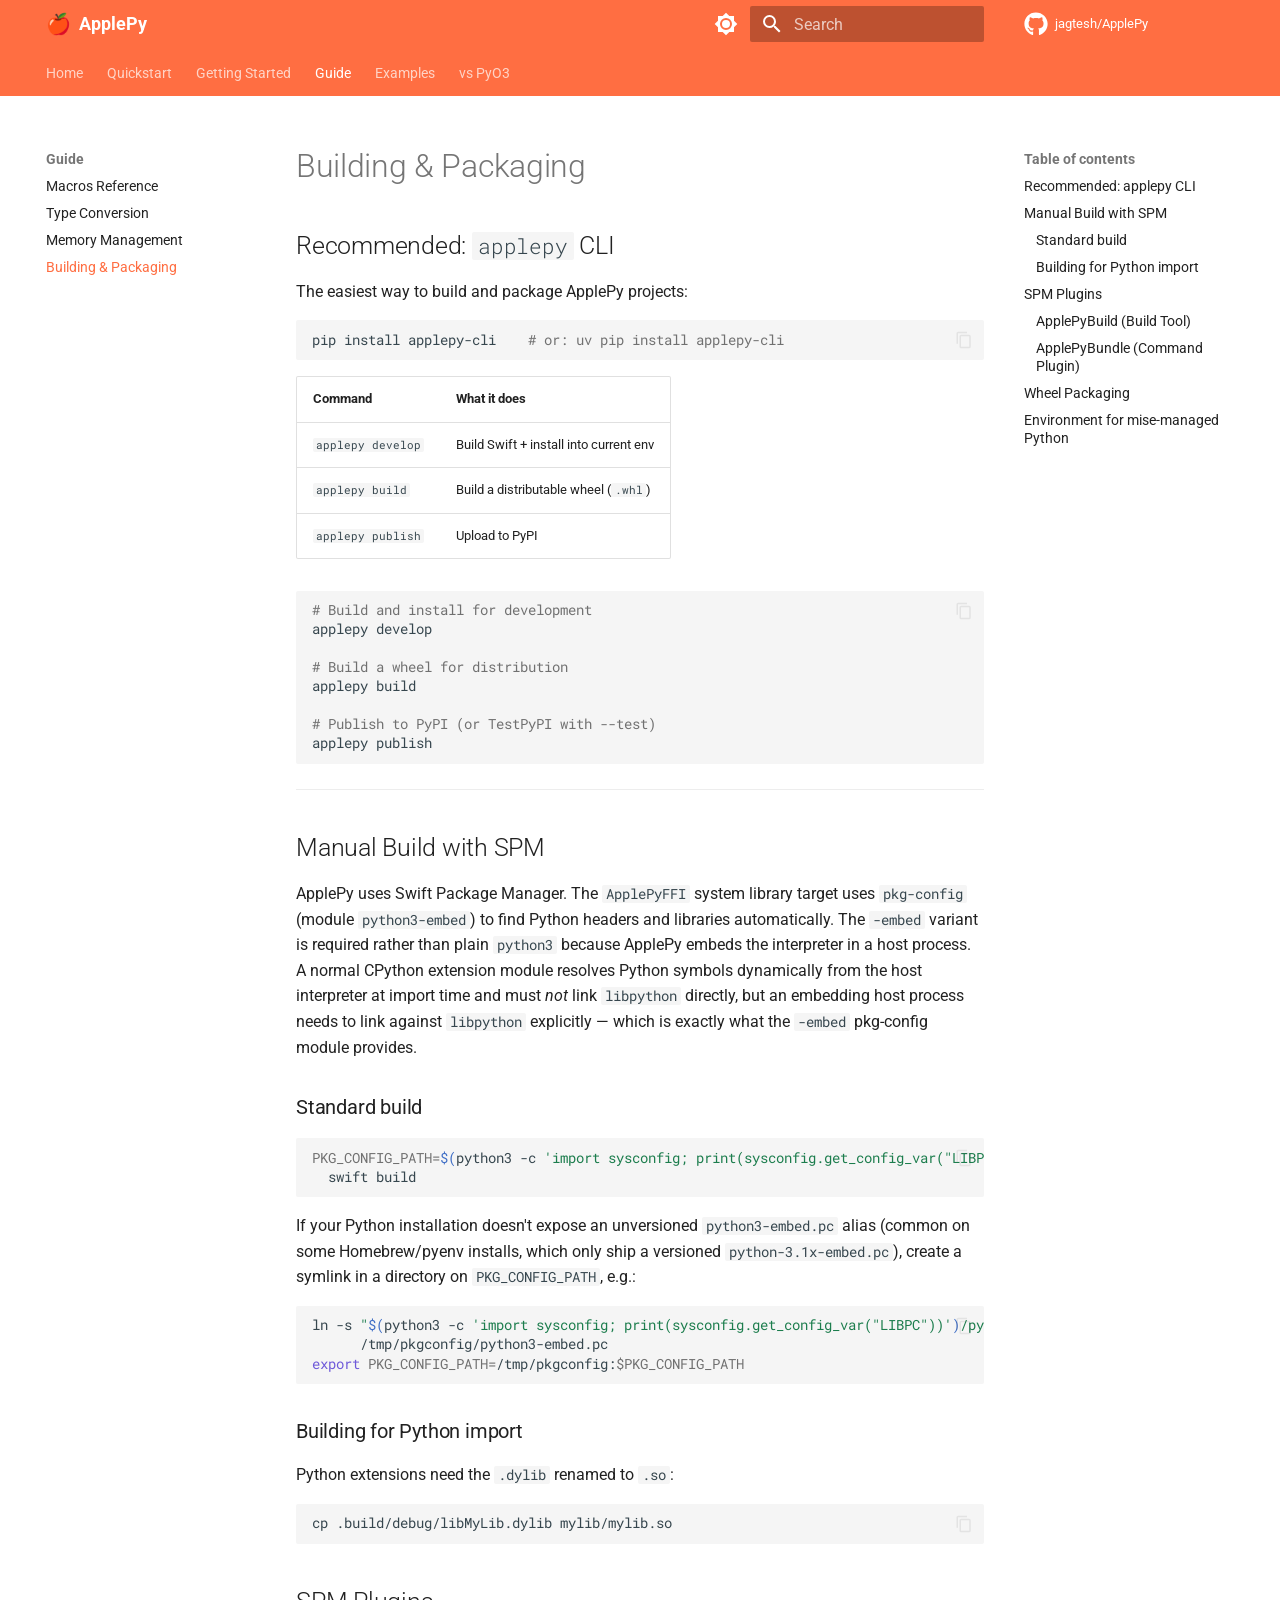
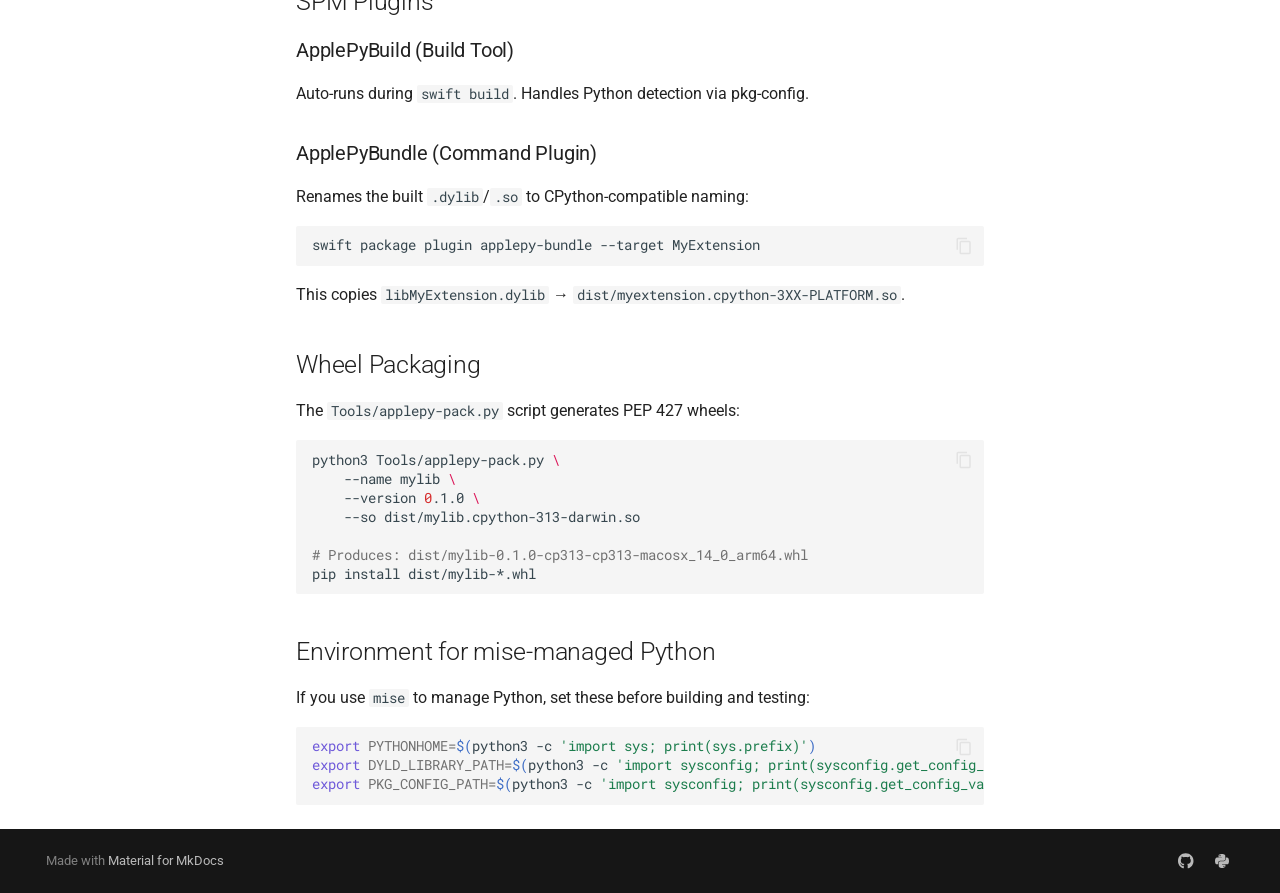
<file: guide/building/index.html>
<!doctype html>
<html lang="en" class="no-js">
  <head>
    
      <meta charset="utf-8">
      <meta name="viewport" content="width=device-width,initial-scale=1">
      
        <meta name="description" content="Create native Python extensions in Swift">
      
      
      
        <link rel="canonical" href="https://jagtesh.github.io/ApplePy/guide/building/">
      
      
        <link rel="prev" href="../memory-management/">
      
      
        <link rel="next" href="../../examples/">
      
      
      <link rel="icon" href="../../assets/images/favicon.png">
      <meta name="generator" content="mkdocs-1.6.1, mkdocs-material-9.5.49">
    
    
      
        <title>Building & Packaging - ApplePy</title>
      
    
    
      <link rel="stylesheet" href="../../assets/stylesheets/main.6f8fc17f.min.css">
      
        
        <link rel="stylesheet" href="../../assets/stylesheets/palette.06af60db.min.css">
      
      


    
    
      
    
    
      
        
        
        <link rel="preconnect" href="https://fonts.gstatic.com" crossorigin>
        <link rel="stylesheet" href="https://fonts.googleapis.com/css?family=Roboto:300,300i,400,400i,700,700i%7CRoboto+Mono:400,400i,700,700i&display=fallback">
        <style>:root{--md-text-font:"Roboto";--md-code-font:"Roboto Mono"}</style>
      
    
    
      <link rel="stylesheet" href="../../assets/extra.css">
    
    <script>__md_scope=new URL("../..",location),__md_hash=e=>[...e].reduce(((e,_)=>(e<<5)-e+_.charCodeAt(0)),0),__md_get=(e,_=localStorage,t=__md_scope)=>JSON.parse(_.getItem(t.pathname+"."+e)),__md_set=(e,_,t=localStorage,a=__md_scope)=>{try{t.setItem(a.pathname+"."+e,JSON.stringify(_))}catch(e){}}</script>
    
      

    
    
    
  </head>
  
  
    
    
      
    
    
    
    
    <body dir="ltr" data-md-color-scheme="default" data-md-color-primary="deep-orange" data-md-color-accent="amber">
  
    
    <input class="md-toggle" data-md-toggle="drawer" type="checkbox" id="__drawer" autocomplete="off">
    <input class="md-toggle" data-md-toggle="search" type="checkbox" id="__search" autocomplete="off">
    <label class="md-overlay" for="__drawer"></label>
    <div data-md-component="skip">
      
        
        <a href="#building-packaging" class="md-skip">
          Skip to content
        </a>
      
    </div>
    <div data-md-component="announce">
      
    </div>
    
    
      

<header class="md-header" data-md-component="header">
  <nav class="md-header__inner md-grid" aria-label="Header">
    <a href="../.." title="ApplePy" class="md-header__button md-logo" aria-label="ApplePy" data-md-component="logo">
      
  
  <svg xmlns="http://www.w3.org/2000/svg" viewBox="0 0 24 24"><path d="M12 8a3 3 0 0 0 3-3 3 3 0 0 0-3-3 3 3 0 0 0-3 3 3 3 0 0 0 3 3m0 3.54C9.64 9.35 6.5 8 3 8v11c3.5 0 6.64 1.35 9 3.54 2.36-2.19 5.5-3.54 9-3.54V8c-3.5 0-6.64 1.35-9 3.54"/></svg>

    </a>
    <label class="md-header__button md-icon" for="__drawer">
      
      <svg xmlns="http://www.w3.org/2000/svg" viewBox="0 0 24 24"><path d="M3 6h18v2H3zm0 5h18v2H3zm0 5h18v2H3z"/></svg>
    </label>
    <div class="md-header__title" data-md-component="header-title">
      <div class="md-header__ellipsis">
        <div class="md-header__topic">
          <span class="md-ellipsis">
            ApplePy
          </span>
        </div>
        <div class="md-header__topic" data-md-component="header-topic">
          <span class="md-ellipsis">
            
              Building & Packaging
            
          </span>
        </div>
      </div>
    </div>
    
      
        <form class="md-header__option" data-md-component="palette">
  
    
    
    
    <input class="md-option" data-md-color-media="" data-md-color-scheme="default" data-md-color-primary="deep-orange" data-md-color-accent="amber"  aria-label="Switch to dark mode"  type="radio" name="__palette" id="__palette_0">
    
      <label class="md-header__button md-icon" title="Switch to dark mode" for="__palette_1" hidden>
        <svg xmlns="http://www.w3.org/2000/svg" viewBox="0 0 24 24"><path d="M12 8a4 4 0 0 0-4 4 4 4 0 0 0 4 4 4 4 0 0 0 4-4 4 4 0 0 0-4-4m0 10a6 6 0 0 1-6-6 6 6 0 0 1 6-6 6 6 0 0 1 6 6 6 6 0 0 1-6 6m8-9.31V4h-4.69L12 .69 8.69 4H4v4.69L.69 12 4 15.31V20h4.69L12 23.31 15.31 20H20v-4.69L23.31 12z"/></svg>
      </label>
    
  
    
    
    
    <input class="md-option" data-md-color-media="" data-md-color-scheme="slate" data-md-color-primary="deep-orange" data-md-color-accent="amber"  aria-label="Switch to light mode"  type="radio" name="__palette" id="__palette_1">
    
      <label class="md-header__button md-icon" title="Switch to light mode" for="__palette_0" hidden>
        <svg xmlns="http://www.w3.org/2000/svg" viewBox="0 0 24 24"><path d="M12 18c-.89 0-1.74-.2-2.5-.55C11.56 16.5 13 14.42 13 12s-1.44-4.5-3.5-5.45C10.26 6.2 11.11 6 12 6a6 6 0 0 1 6 6 6 6 0 0 1-6 6m8-9.31V4h-4.69L12 .69 8.69 4H4v4.69L.69 12 4 15.31V20h4.69L12 23.31 15.31 20H20v-4.69L23.31 12z"/></svg>
      </label>
    
  
</form>
      
    
    
      <script>var palette=__md_get("__palette");if(palette&&palette.color){if("(prefers-color-scheme)"===palette.color.media){var media=matchMedia("(prefers-color-scheme: light)"),input=document.querySelector(media.matches?"[data-md-color-media='(prefers-color-scheme: light)']":"[data-md-color-media='(prefers-color-scheme: dark)']");palette.color.media=input.getAttribute("data-md-color-media"),palette.color.scheme=input.getAttribute("data-md-color-scheme"),palette.color.primary=input.getAttribute("data-md-color-primary"),palette.color.accent=input.getAttribute("data-md-color-accent")}for(var[key,value]of Object.entries(palette.color))document.body.setAttribute("data-md-color-"+key,value)}</script>
    
    
    
      <label class="md-header__button md-icon" for="__search">
        
        <svg xmlns="http://www.w3.org/2000/svg" viewBox="0 0 24 24"><path d="M9.5 3A6.5 6.5 0 0 1 16 9.5c0 1.61-.59 3.09-1.56 4.23l.27.27h.79l5 5-1.5 1.5-5-5v-.79l-.27-.27A6.52 6.52 0 0 1 9.5 16 6.5 6.5 0 0 1 3 9.5 6.5 6.5 0 0 1 9.5 3m0 2C7 5 5 7 5 9.5S7 14 9.5 14 14 12 14 9.5 12 5 9.5 5"/></svg>
      </label>
      <div class="md-search" data-md-component="search" role="dialog">
  <label class="md-search__overlay" for="__search"></label>
  <div class="md-search__inner" role="search">
    <form class="md-search__form" name="search">
      <input type="text" class="md-search__input" name="query" aria-label="Search" placeholder="Search" autocapitalize="off" autocorrect="off" autocomplete="off" spellcheck="false" data-md-component="search-query" required>
      <label class="md-search__icon md-icon" for="__search">
        
        <svg xmlns="http://www.w3.org/2000/svg" viewBox="0 0 24 24"><path d="M9.5 3A6.5 6.5 0 0 1 16 9.5c0 1.61-.59 3.09-1.56 4.23l.27.27h.79l5 5-1.5 1.5-5-5v-.79l-.27-.27A6.52 6.52 0 0 1 9.5 16 6.5 6.5 0 0 1 3 9.5 6.5 6.5 0 0 1 9.5 3m0 2C7 5 5 7 5 9.5S7 14 9.5 14 14 12 14 9.5 12 5 9.5 5"/></svg>
        
        <svg xmlns="http://www.w3.org/2000/svg" viewBox="0 0 24 24"><path d="M20 11v2H8l5.5 5.5-1.42 1.42L4.16 12l7.92-7.92L13.5 5.5 8 11z"/></svg>
      </label>
      <nav class="md-search__options" aria-label="Search">
        
        <button type="reset" class="md-search__icon md-icon" title="Clear" aria-label="Clear" tabindex="-1">
          
          <svg xmlns="http://www.w3.org/2000/svg" viewBox="0 0 24 24"><path d="M19 6.41 17.59 5 12 10.59 6.41 5 5 6.41 10.59 12 5 17.59 6.41 19 12 13.41 17.59 19 19 17.59 13.41 12z"/></svg>
        </button>
      </nav>
      
        <div class="md-search__suggest" data-md-component="search-suggest"></div>
      
    </form>
    <div class="md-search__output">
      <div class="md-search__scrollwrap" tabindex="0" data-md-scrollfix>
        <div class="md-search-result" data-md-component="search-result">
          <div class="md-search-result__meta">
            Initializing search
          </div>
          <ol class="md-search-result__list" role="presentation"></ol>
        </div>
      </div>
    </div>
  </div>
</div>
    
    
      <div class="md-header__source">
        <a href="https://github.com/jagtesh/ApplePy" title="Go to repository" class="md-source" data-md-component="source">
  <div class="md-source__icon md-icon">
    
    <svg xmlns="http://www.w3.org/2000/svg" viewBox="0 0 496 512"><!--! Font Awesome Free 6.7.1 by @fontawesome - https://fontawesome.com License - https://fontawesome.com/license/free (Icons: CC BY 4.0, Fonts: SIL OFL 1.1, Code: MIT License) Copyright 2024 Fonticons, Inc.--><path d="M165.9 397.4c0 2-2.3 3.6-5.2 3.6-3.3.3-5.6-1.3-5.6-3.6 0-2 2.3-3.6 5.2-3.6 3-.3 5.6 1.3 5.6 3.6m-31.1-4.5c-.7 2 1.3 4.3 4.3 4.9 2.6 1 5.6 0 6.2-2s-1.3-4.3-4.3-5.2c-2.6-.7-5.5.3-6.2 2.3m44.2-1.7c-2.9.7-4.9 2.6-4.6 4.9.3 2 2.9 3.3 5.9 2.6 2.9-.7 4.9-2.6 4.6-4.6-.3-1.9-3-3.2-5.9-2.9M244.8 8C106.1 8 0 113.3 0 252c0 110.9 69.8 205.8 169.5 239.2 12.8 2.3 17.3-5.6 17.3-12.1 0-6.2-.3-40.4-.3-61.4 0 0-70 15-84.7-29.8 0 0-11.4-29.1-27.8-36.6 0 0-22.9-15.7 1.6-15.4 0 0 24.9 2 38.6 25.8 21.9 38.6 58.6 27.5 72.9 20.9 2.3-16 8.8-27.1 16-33.7-55.9-6.2-112.3-14.3-112.3-110.5 0-27.5 7.6-41.3 23.6-58.9-2.6-6.5-11.1-33.3 2.6-67.9 20.9-6.5 69 27 69 27 20-5.6 41.5-8.5 62.8-8.5s42.8 2.9 62.8 8.5c0 0 48.1-33.6 69-27 13.7 34.7 5.2 61.4 2.6 67.9 16 17.7 25.8 31.5 25.8 58.9 0 96.5-58.9 104.2-114.8 110.5 9.2 7.9 17 22.9 17 46.4 0 33.7-.3 75.4-.3 83.6 0 6.5 4.6 14.4 17.3 12.1C428.2 457.8 496 362.9 496 252 496 113.3 383.5 8 244.8 8M97.2 352.9c-1.3 1-1 3.3.7 5.2 1.6 1.6 3.9 2.3 5.2 1 1.3-1 1-3.3-.7-5.2-1.6-1.6-3.9-2.3-5.2-1m-10.8-8.1c-.7 1.3.3 2.9 2.3 3.9 1.6 1 3.6.7 4.3-.7.7-1.3-.3-2.9-2.3-3.9-2-.6-3.6-.3-4.3.7m32.4 35.6c-1.6 1.3-1 4.3 1.3 6.2 2.3 2.3 5.2 2.6 6.5 1 1.3-1.3.7-4.3-1.3-6.2-2.2-2.3-5.2-2.6-6.5-1m-11.4-14.7c-1.6 1-1.6 3.6 0 5.9s4.3 3.3 5.6 2.3c1.6-1.3 1.6-3.9 0-6.2-1.4-2.3-4-3.3-5.6-2"/></svg>
  </div>
  <div class="md-source__repository">
    jagtesh/ApplePy
  </div>
</a>
      </div>
    
  </nav>
  
</header>
    
    <div class="md-container" data-md-component="container">
      
      
        
          
            
<nav class="md-tabs" aria-label="Tabs" data-md-component="tabs">
  <div class="md-grid">
    <ul class="md-tabs__list">
      
        
  
  
  
    <li class="md-tabs__item">
      <a href="../.." class="md-tabs__link">
        
  
    
  
  Home

      </a>
    </li>
  

      
        
  
  
  
    <li class="md-tabs__item">
      <a href="../../quickstart/" class="md-tabs__link">
        
  
    
  
  Quickstart

      </a>
    </li>
  

      
        
  
  
  
    <li class="md-tabs__item">
      <a href="../../getting-started/" class="md-tabs__link">
        
  
    
  
  Getting Started

      </a>
    </li>
  

      
        
  
  
    
  
  
    
    
      <li class="md-tabs__item md-tabs__item--active">
        <a href="../macros/" class="md-tabs__link">
          
  
  Guide

        </a>
      </li>
    
  

      
        
  
  
  
    
    
      <li class="md-tabs__item">
        <a href="../../examples/" class="md-tabs__link">
          
  
  Examples

        </a>
      </li>
    
  

      
        
  
  
  
    <li class="md-tabs__item">
      <a href="../../comparison/" class="md-tabs__link">
        
  
    
  
  vs PyO3

      </a>
    </li>
  

      
    </ul>
  </div>
</nav>
          
        
      
      <main class="md-main" data-md-component="main">
        <div class="md-main__inner md-grid">
          
            
              
              <div class="md-sidebar md-sidebar--primary" data-md-component="sidebar" data-md-type="navigation" >
                <div class="md-sidebar__scrollwrap">
                  <div class="md-sidebar__inner">
                    


  


<nav class="md-nav md-nav--primary md-nav--lifted" aria-label="Navigation" data-md-level="0">
  <label class="md-nav__title" for="__drawer">
    <a href="../.." title="ApplePy" class="md-nav__button md-logo" aria-label="ApplePy" data-md-component="logo">
      
  
  <svg xmlns="http://www.w3.org/2000/svg" viewBox="0 0 24 24"><path d="M12 8a3 3 0 0 0 3-3 3 3 0 0 0-3-3 3 3 0 0 0-3 3 3 3 0 0 0 3 3m0 3.54C9.64 9.35 6.5 8 3 8v11c3.5 0 6.64 1.35 9 3.54 2.36-2.19 5.5-3.54 9-3.54V8c-3.5 0-6.64 1.35-9 3.54"/></svg>

    </a>
    ApplePy
  </label>
  
    <div class="md-nav__source">
      <a href="https://github.com/jagtesh/ApplePy" title="Go to repository" class="md-source" data-md-component="source">
  <div class="md-source__icon md-icon">
    
    <svg xmlns="http://www.w3.org/2000/svg" viewBox="0 0 496 512"><!--! Font Awesome Free 6.7.1 by @fontawesome - https://fontawesome.com License - https://fontawesome.com/license/free (Icons: CC BY 4.0, Fonts: SIL OFL 1.1, Code: MIT License) Copyright 2024 Fonticons, Inc.--><path d="M165.9 397.4c0 2-2.3 3.6-5.2 3.6-3.3.3-5.6-1.3-5.6-3.6 0-2 2.3-3.6 5.2-3.6 3-.3 5.6 1.3 5.6 3.6m-31.1-4.5c-.7 2 1.3 4.3 4.3 4.9 2.6 1 5.6 0 6.2-2s-1.3-4.3-4.3-5.2c-2.6-.7-5.5.3-6.2 2.3m44.2-1.7c-2.9.7-4.9 2.6-4.6 4.9.3 2 2.9 3.3 5.9 2.6 2.9-.7 4.9-2.6 4.6-4.6-.3-1.9-3-3.2-5.9-2.9M244.8 8C106.1 8 0 113.3 0 252c0 110.9 69.8 205.8 169.5 239.2 12.8 2.3 17.3-5.6 17.3-12.1 0-6.2-.3-40.4-.3-61.4 0 0-70 15-84.7-29.8 0 0-11.4-29.1-27.8-36.6 0 0-22.9-15.7 1.6-15.4 0 0 24.9 2 38.6 25.8 21.9 38.6 58.6 27.5 72.9 20.9 2.3-16 8.8-27.1 16-33.7-55.9-6.2-112.3-14.3-112.3-110.5 0-27.5 7.6-41.3 23.6-58.9-2.6-6.5-11.1-33.3 2.6-67.9 20.9-6.5 69 27 69 27 20-5.6 41.5-8.5 62.8-8.5s42.8 2.9 62.8 8.5c0 0 48.1-33.6 69-27 13.7 34.7 5.2 61.4 2.6 67.9 16 17.7 25.8 31.5 25.8 58.9 0 96.5-58.9 104.2-114.8 110.5 9.2 7.9 17 22.9 17 46.4 0 33.7-.3 75.4-.3 83.6 0 6.5 4.6 14.4 17.3 12.1C428.2 457.8 496 362.9 496 252 496 113.3 383.5 8 244.8 8M97.2 352.9c-1.3 1-1 3.3.7 5.2 1.6 1.6 3.9 2.3 5.2 1 1.3-1 1-3.3-.7-5.2-1.6-1.6-3.9-2.3-5.2-1m-10.8-8.1c-.7 1.3.3 2.9 2.3 3.9 1.6 1 3.6.7 4.3-.7.7-1.3-.3-2.9-2.3-3.9-2-.6-3.6-.3-4.3.7m32.4 35.6c-1.6 1.3-1 4.3 1.3 6.2 2.3 2.3 5.2 2.6 6.5 1 1.3-1.3.7-4.3-1.3-6.2-2.2-2.3-5.2-2.6-6.5-1m-11.4-14.7c-1.6 1-1.6 3.6 0 5.9s4.3 3.3 5.6 2.3c1.6-1.3 1.6-3.9 0-6.2-1.4-2.3-4-3.3-5.6-2"/></svg>
  </div>
  <div class="md-source__repository">
    jagtesh/ApplePy
  </div>
</a>
    </div>
  
  <ul class="md-nav__list" data-md-scrollfix>
    
      
      
  
  
  
  
    <li class="md-nav__item">
      <a href="../.." class="md-nav__link">
        
  
  <span class="md-ellipsis">
    Home
  </span>
  

      </a>
    </li>
  

    
      
      
  
  
  
  
    <li class="md-nav__item">
      <a href="../../quickstart/" class="md-nav__link">
        
  
  <span class="md-ellipsis">
    Quickstart
  </span>
  

      </a>
    </li>
  

    
      
      
  
  
  
  
    <li class="md-nav__item">
      <a href="../../getting-started/" class="md-nav__link">
        
  
  <span class="md-ellipsis">
    Getting Started
  </span>
  

      </a>
    </li>
  

    
      
      
  
  
    
  
  
  
    
    
    
      
        
        
      
      
        
      
    
    
    <li class="md-nav__item md-nav__item--active md-nav__item--section md-nav__item--nested">
      
        
        
        <input class="md-nav__toggle md-toggle " type="checkbox" id="__nav_4" checked>
        
          
          <label class="md-nav__link" for="__nav_4" id="__nav_4_label" tabindex="">
            
  
  <span class="md-ellipsis">
    Guide
  </span>
  

            <span class="md-nav__icon md-icon"></span>
          </label>
        
        <nav class="md-nav" data-md-level="1" aria-labelledby="__nav_4_label" aria-expanded="true">
          <label class="md-nav__title" for="__nav_4">
            <span class="md-nav__icon md-icon"></span>
            Guide
          </label>
          <ul class="md-nav__list" data-md-scrollfix>
            
              
                
  
  
  
  
    <li class="md-nav__item">
      <a href="../macros/" class="md-nav__link">
        
  
  <span class="md-ellipsis">
    Macros Reference
  </span>
  

      </a>
    </li>
  

              
            
              
                
  
  
  
  
    <li class="md-nav__item">
      <a href="../type-conversion/" class="md-nav__link">
        
  
  <span class="md-ellipsis">
    Type Conversion
  </span>
  

      </a>
    </li>
  

              
            
              
                
  
  
  
  
    <li class="md-nav__item">
      <a href="../memory-management/" class="md-nav__link">
        
  
  <span class="md-ellipsis">
    Memory Management
  </span>
  

      </a>
    </li>
  

              
            
              
                
  
  
    
  
  
  
    <li class="md-nav__item md-nav__item--active">
      
      <input class="md-nav__toggle md-toggle" type="checkbox" id="__toc">
      
      
        
      
      
        <label class="md-nav__link md-nav__link--active" for="__toc">
          
  
  <span class="md-ellipsis">
    Building & Packaging
  </span>
  

          <span class="md-nav__icon md-icon"></span>
        </label>
      
      <a href="./" class="md-nav__link md-nav__link--active">
        
  
  <span class="md-ellipsis">
    Building & Packaging
  </span>
  

      </a>
      
        

<nav class="md-nav md-nav--secondary" aria-label="Table of contents">
  
  
  
    
  
  
    <label class="md-nav__title" for="__toc">
      <span class="md-nav__icon md-icon"></span>
      Table of contents
    </label>
    <ul class="md-nav__list" data-md-component="toc" data-md-scrollfix>
      
        <li class="md-nav__item">
  <a href="#recommended-applepy-cli" class="md-nav__link">
    <span class="md-ellipsis">
      Recommended: applepy CLI
    </span>
  </a>
  
</li>
      
        <li class="md-nav__item">
  <a href="#manual-build-with-spm" class="md-nav__link">
    <span class="md-ellipsis">
      Manual Build with SPM
    </span>
  </a>
  
    <nav class="md-nav" aria-label="Manual Build with SPM">
      <ul class="md-nav__list">
        
          <li class="md-nav__item">
  <a href="#standard-build" class="md-nav__link">
    <span class="md-ellipsis">
      Standard build
    </span>
  </a>
  
</li>
        
          <li class="md-nav__item">
  <a href="#building-for-python-import" class="md-nav__link">
    <span class="md-ellipsis">
      Building for Python import
    </span>
  </a>
  
</li>
        
      </ul>
    </nav>
  
</li>
      
        <li class="md-nav__item">
  <a href="#spm-plugins" class="md-nav__link">
    <span class="md-ellipsis">
      SPM Plugins
    </span>
  </a>
  
    <nav class="md-nav" aria-label="SPM Plugins">
      <ul class="md-nav__list">
        
          <li class="md-nav__item">
  <a href="#applepybuild-build-tool" class="md-nav__link">
    <span class="md-ellipsis">
      ApplePyBuild (Build Tool)
    </span>
  </a>
  
</li>
        
          <li class="md-nav__item">
  <a href="#applepybundle-command-plugin" class="md-nav__link">
    <span class="md-ellipsis">
      ApplePyBundle (Command Plugin)
    </span>
  </a>
  
</li>
        
      </ul>
    </nav>
  
</li>
      
        <li class="md-nav__item">
  <a href="#wheel-packaging" class="md-nav__link">
    <span class="md-ellipsis">
      Wheel Packaging
    </span>
  </a>
  
</li>
      
        <li class="md-nav__item">
  <a href="#environment-for-mise-managed-python" class="md-nav__link">
    <span class="md-ellipsis">
      Environment for mise-managed Python
    </span>
  </a>
  
</li>
      
    </ul>
  
</nav>
      
    </li>
  

              
            
          </ul>
        </nav>
      
    </li>
  

    
      
      
  
  
  
  
    
    
    
      
      
        
      
    
    
    <li class="md-nav__item md-nav__item--nested">
      
        
        
        <input class="md-nav__toggle md-toggle " type="checkbox" id="__nav_5" >
        
          
          <label class="md-nav__link" for="__nav_5" id="__nav_5_label" tabindex="0">
            
  
  <span class="md-ellipsis">
    Examples
  </span>
  

            <span class="md-nav__icon md-icon"></span>
          </label>
        
        <nav class="md-nav" data-md-level="1" aria-labelledby="__nav_5_label" aria-expanded="false">
          <label class="md-nav__title" for="__nav_5">
            <span class="md-nav__icon md-icon"></span>
            Examples
          </label>
          <ul class="md-nav__list" data-md-scrollfix>
            
              
                
  
  
  
  
    <li class="md-nav__item">
      <a href="../../examples/" class="md-nav__link">
        
  
  <span class="md-ellipsis">
    Overview
  </span>
  

      </a>
    </li>
  

              
            
              
                
  
  
  
  
    <li class="md-nav__item">
      <a href="../../examples/swiftkeychain/" class="md-nav__link">
        
  
  <span class="md-ellipsis">
    SwiftKeychain
  </span>
  

      </a>
    </li>
  

              
            
              
                
  
  
  
  
    <li class="md-nav__item">
      <a href="../../examples/pynatural/" class="md-nav__link">
        
  
  <span class="md-ellipsis">
    PyNatural
  </span>
  

      </a>
    </li>
  

              
            
              
                
  
  
  
  
    <li class="md-nav__item">
      <a href="../../examples/pycoreml/" class="md-nav__link">
        
  
  <span class="md-ellipsis">
    PyCoreML
  </span>
  

      </a>
    </li>
  

              
            
          </ul>
        </nav>
      
    </li>
  

    
      
      
  
  
  
  
    <li class="md-nav__item">
      <a href="../../comparison/" class="md-nav__link">
        
  
  <span class="md-ellipsis">
    vs PyO3
  </span>
  

      </a>
    </li>
  

    
  </ul>
</nav>
                  </div>
                </div>
              </div>
            
            
              
              <div class="md-sidebar md-sidebar--secondary" data-md-component="sidebar" data-md-type="toc" >
                <div class="md-sidebar__scrollwrap">
                  <div class="md-sidebar__inner">
                    

<nav class="md-nav md-nav--secondary" aria-label="Table of contents">
  
  
  
    
  
  
    <label class="md-nav__title" for="__toc">
      <span class="md-nav__icon md-icon"></span>
      Table of contents
    </label>
    <ul class="md-nav__list" data-md-component="toc" data-md-scrollfix>
      
        <li class="md-nav__item">
  <a href="#recommended-applepy-cli" class="md-nav__link">
    <span class="md-ellipsis">
      Recommended: applepy CLI
    </span>
  </a>
  
</li>
      
        <li class="md-nav__item">
  <a href="#manual-build-with-spm" class="md-nav__link">
    <span class="md-ellipsis">
      Manual Build with SPM
    </span>
  </a>
  
    <nav class="md-nav" aria-label="Manual Build with SPM">
      <ul class="md-nav__list">
        
          <li class="md-nav__item">
  <a href="#standard-build" class="md-nav__link">
    <span class="md-ellipsis">
      Standard build
    </span>
  </a>
  
</li>
        
          <li class="md-nav__item">
  <a href="#building-for-python-import" class="md-nav__link">
    <span class="md-ellipsis">
      Building for Python import
    </span>
  </a>
  
</li>
        
      </ul>
    </nav>
  
</li>
      
        <li class="md-nav__item">
  <a href="#spm-plugins" class="md-nav__link">
    <span class="md-ellipsis">
      SPM Plugins
    </span>
  </a>
  
    <nav class="md-nav" aria-label="SPM Plugins">
      <ul class="md-nav__list">
        
          <li class="md-nav__item">
  <a href="#applepybuild-build-tool" class="md-nav__link">
    <span class="md-ellipsis">
      ApplePyBuild (Build Tool)
    </span>
  </a>
  
</li>
        
          <li class="md-nav__item">
  <a href="#applepybundle-command-plugin" class="md-nav__link">
    <span class="md-ellipsis">
      ApplePyBundle (Command Plugin)
    </span>
  </a>
  
</li>
        
      </ul>
    </nav>
  
</li>
      
        <li class="md-nav__item">
  <a href="#wheel-packaging" class="md-nav__link">
    <span class="md-ellipsis">
      Wheel Packaging
    </span>
  </a>
  
</li>
      
        <li class="md-nav__item">
  <a href="#environment-for-mise-managed-python" class="md-nav__link">
    <span class="md-ellipsis">
      Environment for mise-managed Python
    </span>
  </a>
  
</li>
      
    </ul>
  
</nav>
                  </div>
                </div>
              </div>
            
          
          
            <div class="md-content" data-md-component="content">
              <article class="md-content__inner md-typeset">
                
                  

  
  


<h1 id="building-packaging">Building &amp; Packaging</h1>
<h2 id="recommended-applepy-cli">Recommended: <code>applepy</code> CLI</h2>
<p>The easiest way to build and package ApplePy projects:</p>
<div class="highlight"><pre><span></span><code><a id="__codelineno-0-1" name="__codelineno-0-1" href="#__codelineno-0-1"></a>pip<span class="w"> </span>install<span class="w"> </span>applepy-cli<span class="w">    </span><span class="c1"># or: uv pip install applepy-cli</span>
</code></pre></div>
<table>
<thead>
<tr>
<th>Command</th>
<th>What it does</th>
</tr>
</thead>
<tbody>
<tr>
<td><code>applepy develop</code></td>
<td>Build Swift + install into current env</td>
</tr>
<tr>
<td><code>applepy build</code></td>
<td>Build a distributable wheel (<code>.whl</code>)</td>
</tr>
<tr>
<td><code>applepy publish</code></td>
<td>Upload to PyPI</td>
</tr>
</tbody>
</table>
<div class="highlight"><pre><span></span><code><a id="__codelineno-1-1" name="__codelineno-1-1" href="#__codelineno-1-1"></a><span class="c1"># Build and install for development</span>
<a id="__codelineno-1-2" name="__codelineno-1-2" href="#__codelineno-1-2"></a>applepy<span class="w"> </span>develop
<a id="__codelineno-1-3" name="__codelineno-1-3" href="#__codelineno-1-3"></a>
<a id="__codelineno-1-4" name="__codelineno-1-4" href="#__codelineno-1-4"></a><span class="c1"># Build a wheel for distribution</span>
<a id="__codelineno-1-5" name="__codelineno-1-5" href="#__codelineno-1-5"></a>applepy<span class="w"> </span>build
<a id="__codelineno-1-6" name="__codelineno-1-6" href="#__codelineno-1-6"></a>
<a id="__codelineno-1-7" name="__codelineno-1-7" href="#__codelineno-1-7"></a><span class="c1"># Publish to PyPI (or TestPyPI with --test)</span>
<a id="__codelineno-1-8" name="__codelineno-1-8" href="#__codelineno-1-8"></a>applepy<span class="w"> </span>publish
</code></pre></div>
<hr />
<h2 id="manual-build-with-spm">Manual Build with SPM</h2>
<p>ApplePy uses Swift Package Manager. The <code>ApplePyFFI</code> system library target uses <code>pkg-config</code> (module <code>python3-embed</code>) to find Python headers and libraries automatically. The <code>-embed</code> variant is required rather than plain <code>python3</code> because ApplePy embeds the interpreter in a host process. A normal CPython extension module resolves Python symbols dynamically from the host interpreter at import time and must <em>not</em> link <code>libpython</code> directly, but an embedding host process needs to link against <code>libpython</code> explicitly — which is exactly what the <code>-embed</code> pkg-config module provides.</p>
<h3 id="standard-build">Standard build</h3>
<div class="highlight"><pre><span></span><code><a id="__codelineno-2-1" name="__codelineno-2-1" href="#__codelineno-2-1"></a><span class="nv">PKG_CONFIG_PATH</span><span class="o">=</span><span class="k">$(</span>python3<span class="w"> </span>-c<span class="w"> </span><span class="s1">&#39;import sysconfig; print(sysconfig.get_config_var(&quot;LIBPC&quot;))&#39;</span><span class="k">)</span><span class="w"> </span><span class="se">\</span>
<a id="__codelineno-2-2" name="__codelineno-2-2" href="#__codelineno-2-2"></a><span class="w">  </span>swift<span class="w"> </span>build
</code></pre></div>
<p>If your Python installation doesn't expose an unversioned <code>python3-embed.pc</code> alias (common on some Homebrew/pyenv installs, which only ship a versioned <code>python-3.1x-embed.pc</code>), create a symlink in a directory on <code>PKG_CONFIG_PATH</code>, e.g.:</p>
<div class="highlight"><pre><span></span><code><a id="__codelineno-3-1" name="__codelineno-3-1" href="#__codelineno-3-1"></a>ln<span class="w"> </span>-s<span class="w"> </span><span class="s2">&quot;</span><span class="k">$(</span>python3<span class="w"> </span>-c<span class="w"> </span><span class="s1">&#39;import sysconfig; print(sysconfig.get_config_var(&quot;LIBPC&quot;))&#39;</span><span class="k">)</span><span class="s2">/python-3.</span><span class="k">$(</span>python3<span class="w"> </span>-c<span class="w"> </span><span class="s1">&#39;import sys; print(sys.version_info.minor)&#39;</span><span class="k">)</span><span class="s2">-embed.pc&quot;</span><span class="w"> </span><span class="se">\</span>
<a id="__codelineno-3-2" name="__codelineno-3-2" href="#__codelineno-3-2"></a><span class="w">      </span>/tmp/pkgconfig/python3-embed.pc
<a id="__codelineno-3-3" name="__codelineno-3-3" href="#__codelineno-3-3"></a><span class="nb">export</span><span class="w"> </span><span class="nv">PKG_CONFIG_PATH</span><span class="o">=</span>/tmp/pkgconfig:<span class="nv">$PKG_CONFIG_PATH</span>
</code></pre></div>
<h3 id="building-for-python-import">Building for Python import</h3>
<p>Python extensions need the <code>.dylib</code> renamed to <code>.so</code>:</p>
<div class="highlight"><pre><span></span><code><a id="__codelineno-4-1" name="__codelineno-4-1" href="#__codelineno-4-1"></a>cp<span class="w"> </span>.build/debug/libMyLib.dylib<span class="w"> </span>mylib/mylib.so
</code></pre></div>
<h2 id="spm-plugins">SPM Plugins</h2>
<h3 id="applepybuild-build-tool">ApplePyBuild (Build Tool)</h3>
<p>Auto-runs during <code>swift build</code>. Handles Python detection via pkg-config.</p>
<h3 id="applepybundle-command-plugin">ApplePyBundle (Command Plugin)</h3>
<p>Renames the built <code>.dylib</code>/<code>.so</code> to CPython-compatible naming:</p>
<div class="highlight"><pre><span></span><code><a id="__codelineno-5-1" name="__codelineno-5-1" href="#__codelineno-5-1"></a>swift<span class="w"> </span>package<span class="w"> </span>plugin<span class="w"> </span>applepy-bundle<span class="w"> </span>--target<span class="w"> </span>MyExtension
</code></pre></div>
<p>This copies <code>libMyExtension.dylib</code> → <code>dist/myextension.cpython-3XX-PLATFORM.so</code>.</p>
<h2 id="wheel-packaging">Wheel Packaging</h2>
<p>The <code>Tools/applepy-pack.py</code> script generates PEP 427 wheels:</p>
<div class="highlight"><pre><span></span><code><a id="__codelineno-6-1" name="__codelineno-6-1" href="#__codelineno-6-1"></a>python3<span class="w"> </span>Tools/applepy-pack.py<span class="w"> </span><span class="se">\</span>
<a id="__codelineno-6-2" name="__codelineno-6-2" href="#__codelineno-6-2"></a><span class="w">    </span>--name<span class="w"> </span>mylib<span class="w"> </span><span class="se">\</span>
<a id="__codelineno-6-3" name="__codelineno-6-3" href="#__codelineno-6-3"></a><span class="w">    </span>--version<span class="w"> </span><span class="m">0</span>.1.0<span class="w"> </span><span class="se">\</span>
<a id="__codelineno-6-4" name="__codelineno-6-4" href="#__codelineno-6-4"></a><span class="w">    </span>--so<span class="w"> </span>dist/mylib.cpython-313-darwin.so
<a id="__codelineno-6-5" name="__codelineno-6-5" href="#__codelineno-6-5"></a>
<a id="__codelineno-6-6" name="__codelineno-6-6" href="#__codelineno-6-6"></a><span class="c1"># Produces: dist/mylib-0.1.0-cp313-cp313-macosx_14_0_arm64.whl</span>
<a id="__codelineno-6-7" name="__codelineno-6-7" href="#__codelineno-6-7"></a>pip<span class="w"> </span>install<span class="w"> </span>dist/mylib-*.whl
</code></pre></div>
<h2 id="environment-for-mise-managed-python">Environment for mise-managed Python</h2>
<p>If you use <code>mise</code> to manage Python, set these before building and testing:</p>
<div class="highlight"><pre><span></span><code><a id="__codelineno-7-1" name="__codelineno-7-1" href="#__codelineno-7-1"></a><span class="nb">export</span><span class="w"> </span><span class="nv">PYTHONHOME</span><span class="o">=</span><span class="k">$(</span>python3<span class="w"> </span>-c<span class="w"> </span><span class="s1">&#39;import sys; print(sys.prefix)&#39;</span><span class="k">)</span>
<a id="__codelineno-7-2" name="__codelineno-7-2" href="#__codelineno-7-2"></a><span class="nb">export</span><span class="w"> </span><span class="nv">DYLD_LIBRARY_PATH</span><span class="o">=</span><span class="k">$(</span>python3<span class="w"> </span>-c<span class="w"> </span><span class="s1">&#39;import sysconfig; print(sysconfig.get_config_var(&quot;LIBDIR&quot;))&#39;</span><span class="k">)</span>
<a id="__codelineno-7-3" name="__codelineno-7-3" href="#__codelineno-7-3"></a><span class="nb">export</span><span class="w"> </span><span class="nv">PKG_CONFIG_PATH</span><span class="o">=</span><span class="k">$(</span>python3<span class="w"> </span>-c<span class="w"> </span><span class="s1">&#39;import sysconfig; print(sysconfig.get_config_var(&quot;LIBPC&quot;))&#39;</span><span class="k">)</span>
</code></pre></div>












                
              </article>
            </div>
          
          
  <script>var tabs=__md_get("__tabs");if(Array.isArray(tabs))e:for(var set of document.querySelectorAll(".tabbed-set")){var labels=set.querySelector(".tabbed-labels");for(var tab of tabs)for(var label of labels.getElementsByTagName("label"))if(label.innerText.trim()===tab){var input=document.getElementById(label.htmlFor);input.checked=!0;continue e}}</script>

<script>var target=document.getElementById(location.hash.slice(1));target&&target.name&&(target.checked=target.name.startsWith("__tabbed_"))</script>
        </div>
        
          <button type="button" class="md-top md-icon" data-md-component="top" hidden>
  
  <svg xmlns="http://www.w3.org/2000/svg" viewBox="0 0 24 24"><path d="M13 20h-2V8l-5.5 5.5-1.42-1.42L12 4.16l7.92 7.92-1.42 1.42L13 8z"/></svg>
  Back to top
</button>
        
      </main>
      
        <footer class="md-footer">
  
  <div class="md-footer-meta md-typeset">
    <div class="md-footer-meta__inner md-grid">
      <div class="md-copyright">
  
  
    Made with
    <a href="https://squidfunk.github.io/mkdocs-material/" target="_blank" rel="noopener">
      Material for MkDocs
    </a>
  
</div>
      
        <div class="md-social">
  
    
    
    
    
      
      
    
    <a href="https://github.com/jagtesh" target="_blank" rel="noopener" title="github.com" class="md-social__link">
      <svg xmlns="http://www.w3.org/2000/svg" viewBox="0 0 496 512"><!--! Font Awesome Free 6.7.1 by @fontawesome - https://fontawesome.com License - https://fontawesome.com/license/free (Icons: CC BY 4.0, Fonts: SIL OFL 1.1, Code: MIT License) Copyright 2024 Fonticons, Inc.--><path d="M165.9 397.4c0 2-2.3 3.6-5.2 3.6-3.3.3-5.6-1.3-5.6-3.6 0-2 2.3-3.6 5.2-3.6 3-.3 5.6 1.3 5.6 3.6m-31.1-4.5c-.7 2 1.3 4.3 4.3 4.9 2.6 1 5.6 0 6.2-2s-1.3-4.3-4.3-5.2c-2.6-.7-5.5.3-6.2 2.3m44.2-1.7c-2.9.7-4.9 2.6-4.6 4.9.3 2 2.9 3.3 5.9 2.6 2.9-.7 4.9-2.6 4.6-4.6-.3-1.9-3-3.2-5.9-2.9M244.8 8C106.1 8 0 113.3 0 252c0 110.9 69.8 205.8 169.5 239.2 12.8 2.3 17.3-5.6 17.3-12.1 0-6.2-.3-40.4-.3-61.4 0 0-70 15-84.7-29.8 0 0-11.4-29.1-27.8-36.6 0 0-22.9-15.7 1.6-15.4 0 0 24.9 2 38.6 25.8 21.9 38.6 58.6 27.5 72.9 20.9 2.3-16 8.8-27.1 16-33.7-55.9-6.2-112.3-14.3-112.3-110.5 0-27.5 7.6-41.3 23.6-58.9-2.6-6.5-11.1-33.3 2.6-67.9 20.9-6.5 69 27 69 27 20-5.6 41.5-8.5 62.8-8.5s42.8 2.9 62.8 8.5c0 0 48.1-33.6 69-27 13.7 34.7 5.2 61.4 2.6 67.9 16 17.7 25.8 31.5 25.8 58.9 0 96.5-58.9 104.2-114.8 110.5 9.2 7.9 17 22.9 17 46.4 0 33.7-.3 75.4-.3 83.6 0 6.5 4.6 14.4 17.3 12.1C428.2 457.8 496 362.9 496 252 496 113.3 383.5 8 244.8 8M97.2 352.9c-1.3 1-1 3.3.7 5.2 1.6 1.6 3.9 2.3 5.2 1 1.3-1 1-3.3-.7-5.2-1.6-1.6-3.9-2.3-5.2-1m-10.8-8.1c-.7 1.3.3 2.9 2.3 3.9 1.6 1 3.6.7 4.3-.7.7-1.3-.3-2.9-2.3-3.9-2-.6-3.6-.3-4.3.7m32.4 35.6c-1.6 1.3-1 4.3 1.3 6.2 2.3 2.3 5.2 2.6 6.5 1 1.3-1.3.7-4.3-1.3-6.2-2.2-2.3-5.2-2.6-6.5-1m-11.4-14.7c-1.6 1-1.6 3.6 0 5.9s4.3 3.3 5.6 2.3c1.6-1.3 1.6-3.9 0-6.2-1.4-2.3-4-3.3-5.6-2"/></svg>
    </a>
  
    
    
    
    
      
      
    
    <a href="https://pypi.org/project/applepy-cli/" target="_blank" rel="noopener" title="pypi.org" class="md-social__link">
      <svg xmlns="http://www.w3.org/2000/svg" viewBox="0 0 448 512"><!--! Font Awesome Free 6.7.1 by @fontawesome - https://fontawesome.com License - https://fontawesome.com/license/free (Icons: CC BY 4.0, Fonts: SIL OFL 1.1, Code: MIT License) Copyright 2024 Fonticons, Inc.--><path d="M439.8 200.5c-7.7-30.9-22.3-54.2-53.4-54.2h-40.1v47.4c0 36.8-31.2 67.8-66.8 67.8H172.7c-29.2 0-53.4 25-53.4 54.3v101.8c0 29 25.2 46 53.4 54.3 33.8 9.9 66.3 11.7 106.8 0 26.9-7.8 53.4-23.5 53.4-54.3v-40.7H226.2v-13.6h160.2c31.1 0 42.6-21.7 53.4-54.2 11.2-33.5 10.7-65.7 0-108.6M286.2 404c11.1 0 20.1 9.1 20.1 20.3 0 11.3-9 20.4-20.1 20.4-11 0-20.1-9.2-20.1-20.4.1-11.3 9.1-20.3 20.1-20.3M167.8 248.1h106.8c29.7 0 53.4-24.5 53.4-54.3V91.9c0-29-24.4-50.7-53.4-55.6-35.8-5.9-74.7-5.6-106.8.1-45.2 8-53.4 24.7-53.4 55.6v40.7h106.9v13.6h-147c-31.1 0-58.3 18.7-66.8 54.2-9.8 40.7-10.2 66.1 0 108.6 7.6 31.6 25.7 54.2 56.8 54.2H101v-48.8c0-35.3 30.5-66.4 66.8-66.4m-6.7-142.6c-11.1 0-20.1-9.1-20.1-20.3.1-11.3 9-20.4 20.1-20.4 11 0 20.1 9.2 20.1 20.4s-9 20.3-20.1 20.3"/></svg>
    </a>
  
</div>
      
    </div>
  </div>
</footer>
      
    </div>
    <div class="md-dialog" data-md-component="dialog">
      <div class="md-dialog__inner md-typeset"></div>
    </div>
    
    
    <script id="__config" type="application/json">{"base": "../..", "features": ["navigation.instant", "navigation.tabs", "navigation.sections", "navigation.top", "search.highlight", "search.suggest", "content.code.copy", "content.tabs.link"], "search": "../../assets/javascripts/workers/search.6ce7567c.min.js", "translations": {"clipboard.copied": "Copied to clipboard", "clipboard.copy": "Copy to clipboard", "search.result.more.one": "1 more on this page", "search.result.more.other": "# more on this page", "search.result.none": "No matching documents", "search.result.one": "1 matching document", "search.result.other": "# matching documents", "search.result.placeholder": "Type to start searching", "search.result.term.missing": "Missing", "select.version": "Select version"}}</script>
    
    
      <script src="../../assets/javascripts/bundle.88dd0f4e.min.js"></script>
      
    
  </body>
</html>
</file>
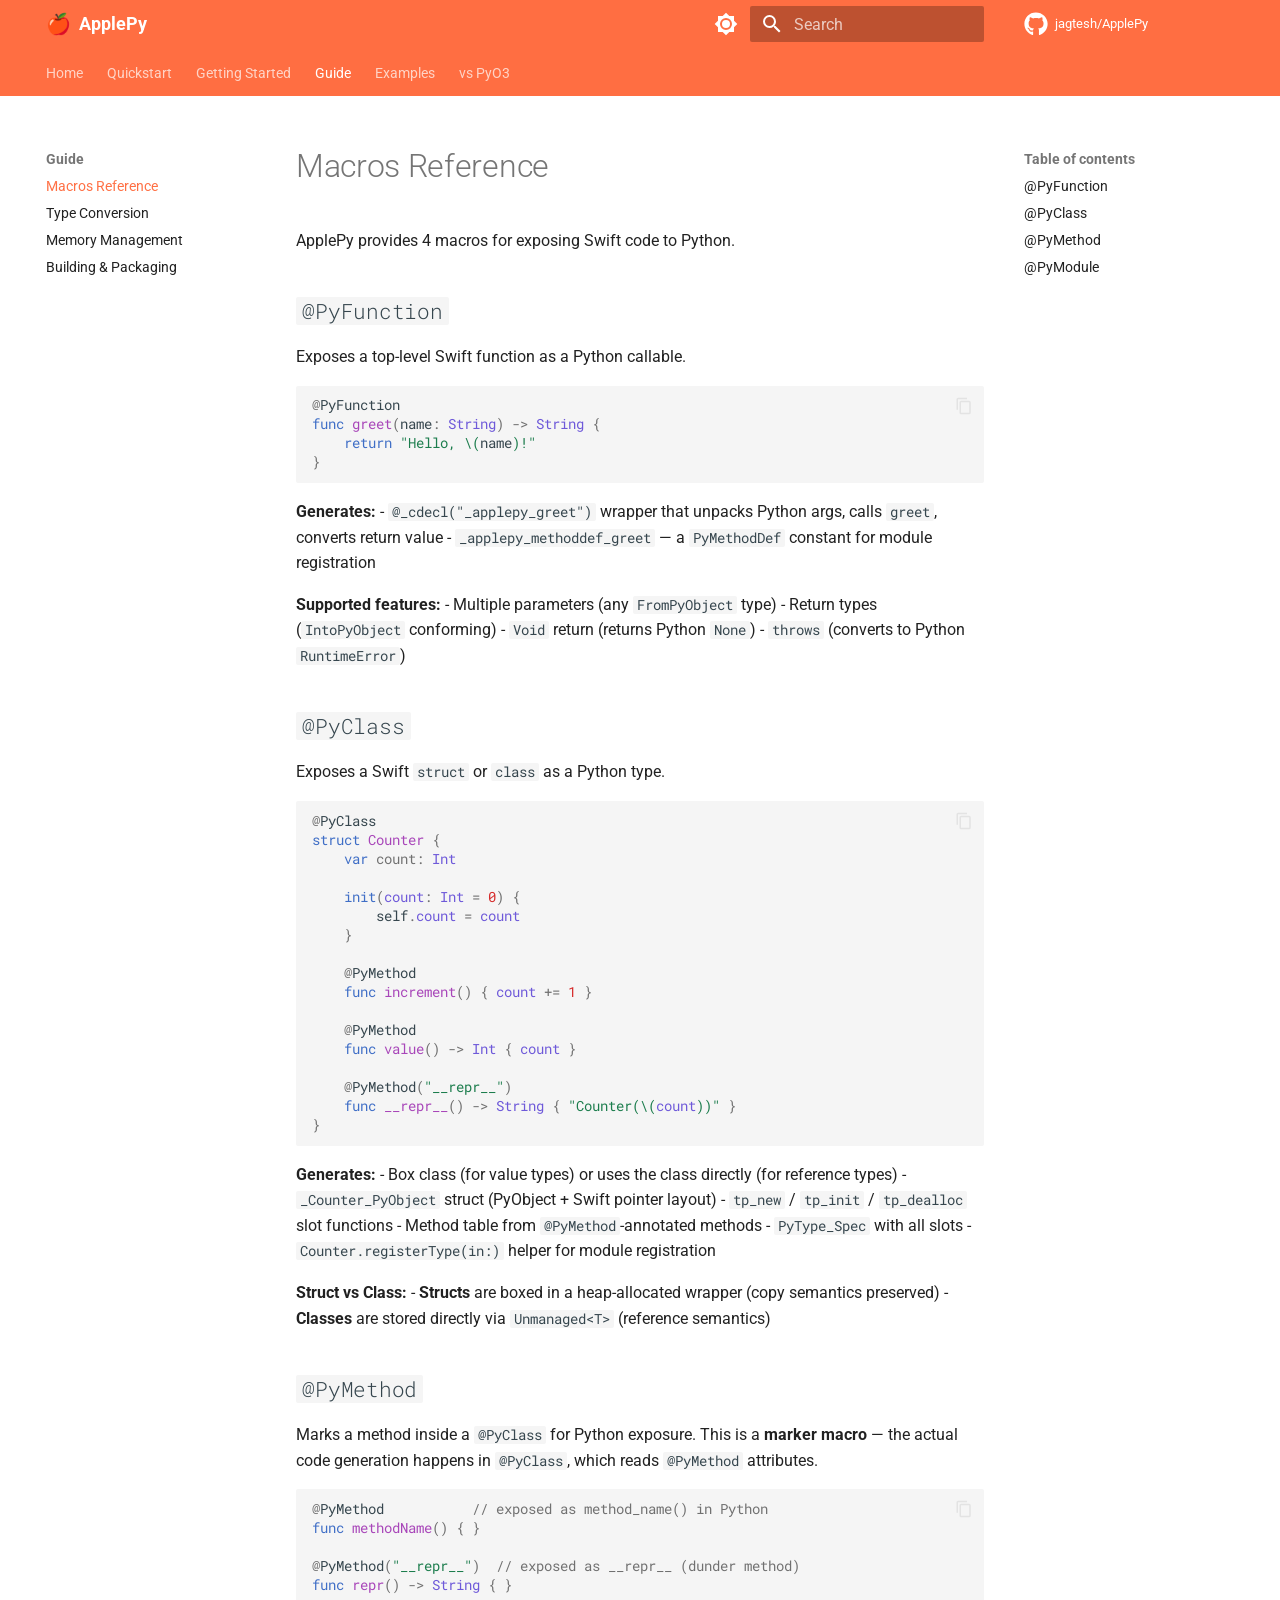
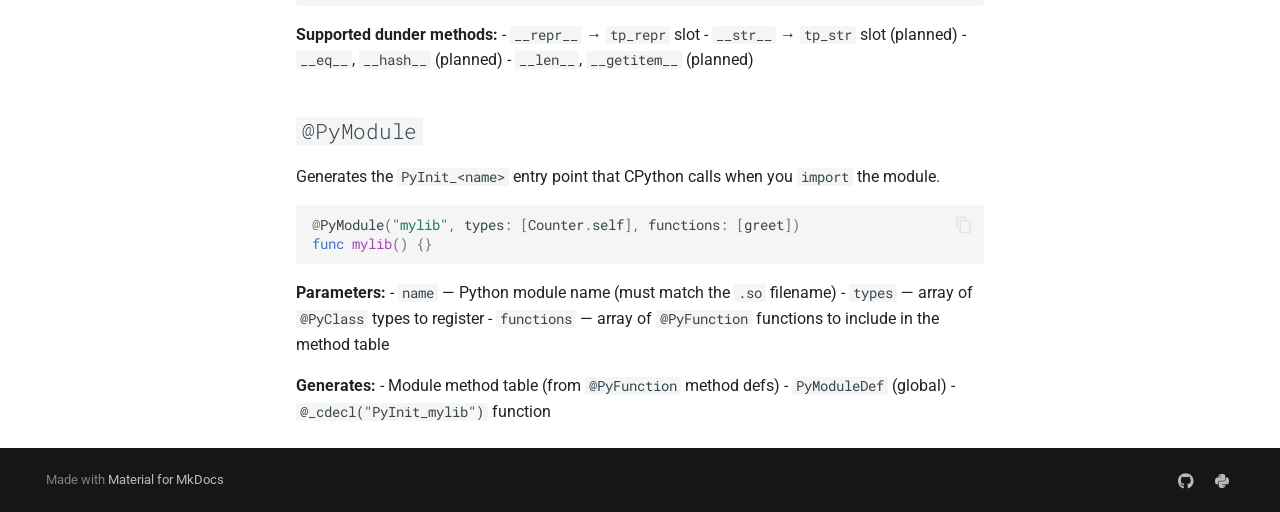
<file: guide/macros/index.html>
<!doctype html>
<html lang="en" class="no-js">
  <head>
    
      <meta charset="utf-8">
      <meta name="viewport" content="width=device-width,initial-scale=1">
      
        <meta name="description" content="Create native Python extensions in Swift">
      
      
      
        <link rel="canonical" href="https://jagtesh.github.io/ApplePy/guide/macros/">
      
      
        <link rel="prev" href="../../getting-started/">
      
      
        <link rel="next" href="../type-conversion/">
      
      
      <link rel="icon" href="../../assets/images/favicon.png">
      <meta name="generator" content="mkdocs-1.6.1, mkdocs-material-9.5.49">
    
    
      
        <title>Macros Reference - ApplePy</title>
      
    
    
      <link rel="stylesheet" href="../../assets/stylesheets/main.6f8fc17f.min.css">
      
        
        <link rel="stylesheet" href="../../assets/stylesheets/palette.06af60db.min.css">
      
      


    
    
      
    
    
      
        
        
        <link rel="preconnect" href="https://fonts.gstatic.com" crossorigin>
        <link rel="stylesheet" href="https://fonts.googleapis.com/css?family=Roboto:300,300i,400,400i,700,700i%7CRoboto+Mono:400,400i,700,700i&display=fallback">
        <style>:root{--md-text-font:"Roboto";--md-code-font:"Roboto Mono"}</style>
      
    
    
      <link rel="stylesheet" href="../../assets/extra.css">
    
    <script>__md_scope=new URL("../..",location),__md_hash=e=>[...e].reduce(((e,_)=>(e<<5)-e+_.charCodeAt(0)),0),__md_get=(e,_=localStorage,t=__md_scope)=>JSON.parse(_.getItem(t.pathname+"."+e)),__md_set=(e,_,t=localStorage,a=__md_scope)=>{try{t.setItem(a.pathname+"."+e,JSON.stringify(_))}catch(e){}}</script>
    
      

    
    
    
  </head>
  
  
    
    
      
    
    
    
    
    <body dir="ltr" data-md-color-scheme="default" data-md-color-primary="deep-orange" data-md-color-accent="amber">
  
    
    <input class="md-toggle" data-md-toggle="drawer" type="checkbox" id="__drawer" autocomplete="off">
    <input class="md-toggle" data-md-toggle="search" type="checkbox" id="__search" autocomplete="off">
    <label class="md-overlay" for="__drawer"></label>
    <div data-md-component="skip">
      
        
        <a href="#macros-reference" class="md-skip">
          Skip to content
        </a>
      
    </div>
    <div data-md-component="announce">
      
    </div>
    
    
      

<header class="md-header" data-md-component="header">
  <nav class="md-header__inner md-grid" aria-label="Header">
    <a href="../.." title="ApplePy" class="md-header__button md-logo" aria-label="ApplePy" data-md-component="logo">
      
  
  <svg xmlns="http://www.w3.org/2000/svg" viewBox="0 0 24 24"><path d="M12 8a3 3 0 0 0 3-3 3 3 0 0 0-3-3 3 3 0 0 0-3 3 3 3 0 0 0 3 3m0 3.54C9.64 9.35 6.5 8 3 8v11c3.5 0 6.64 1.35 9 3.54 2.36-2.19 5.5-3.54 9-3.54V8c-3.5 0-6.64 1.35-9 3.54"/></svg>

    </a>
    <label class="md-header__button md-icon" for="__drawer">
      
      <svg xmlns="http://www.w3.org/2000/svg" viewBox="0 0 24 24"><path d="M3 6h18v2H3zm0 5h18v2H3zm0 5h18v2H3z"/></svg>
    </label>
    <div class="md-header__title" data-md-component="header-title">
      <div class="md-header__ellipsis">
        <div class="md-header__topic">
          <span class="md-ellipsis">
            ApplePy
          </span>
        </div>
        <div class="md-header__topic" data-md-component="header-topic">
          <span class="md-ellipsis">
            
              Macros Reference
            
          </span>
        </div>
      </div>
    </div>
    
      
        <form class="md-header__option" data-md-component="palette">
  
    
    
    
    <input class="md-option" data-md-color-media="" data-md-color-scheme="default" data-md-color-primary="deep-orange" data-md-color-accent="amber"  aria-label="Switch to dark mode"  type="radio" name="__palette" id="__palette_0">
    
      <label class="md-header__button md-icon" title="Switch to dark mode" for="__palette_1" hidden>
        <svg xmlns="http://www.w3.org/2000/svg" viewBox="0 0 24 24"><path d="M12 8a4 4 0 0 0-4 4 4 4 0 0 0 4 4 4 4 0 0 0 4-4 4 4 0 0 0-4-4m0 10a6 6 0 0 1-6-6 6 6 0 0 1 6-6 6 6 0 0 1 6 6 6 6 0 0 1-6 6m8-9.31V4h-4.69L12 .69 8.69 4H4v4.69L.69 12 4 15.31V20h4.69L12 23.31 15.31 20H20v-4.69L23.31 12z"/></svg>
      </label>
    
  
    
    
    
    <input class="md-option" data-md-color-media="" data-md-color-scheme="slate" data-md-color-primary="deep-orange" data-md-color-accent="amber"  aria-label="Switch to light mode"  type="radio" name="__palette" id="__palette_1">
    
      <label class="md-header__button md-icon" title="Switch to light mode" for="__palette_0" hidden>
        <svg xmlns="http://www.w3.org/2000/svg" viewBox="0 0 24 24"><path d="M12 18c-.89 0-1.74-.2-2.5-.55C11.56 16.5 13 14.42 13 12s-1.44-4.5-3.5-5.45C10.26 6.2 11.11 6 12 6a6 6 0 0 1 6 6 6 6 0 0 1-6 6m8-9.31V4h-4.69L12 .69 8.69 4H4v4.69L.69 12 4 15.31V20h4.69L12 23.31 15.31 20H20v-4.69L23.31 12z"/></svg>
      </label>
    
  
</form>
      
    
    
      <script>var palette=__md_get("__palette");if(palette&&palette.color){if("(prefers-color-scheme)"===palette.color.media){var media=matchMedia("(prefers-color-scheme: light)"),input=document.querySelector(media.matches?"[data-md-color-media='(prefers-color-scheme: light)']":"[data-md-color-media='(prefers-color-scheme: dark)']");palette.color.media=input.getAttribute("data-md-color-media"),palette.color.scheme=input.getAttribute("data-md-color-scheme"),palette.color.primary=input.getAttribute("data-md-color-primary"),palette.color.accent=input.getAttribute("data-md-color-accent")}for(var[key,value]of Object.entries(palette.color))document.body.setAttribute("data-md-color-"+key,value)}</script>
    
    
    
      <label class="md-header__button md-icon" for="__search">
        
        <svg xmlns="http://www.w3.org/2000/svg" viewBox="0 0 24 24"><path d="M9.5 3A6.5 6.5 0 0 1 16 9.5c0 1.61-.59 3.09-1.56 4.23l.27.27h.79l5 5-1.5 1.5-5-5v-.79l-.27-.27A6.52 6.52 0 0 1 9.5 16 6.5 6.5 0 0 1 3 9.5 6.5 6.5 0 0 1 9.5 3m0 2C7 5 5 7 5 9.5S7 14 9.5 14 14 12 14 9.5 12 5 9.5 5"/></svg>
      </label>
      <div class="md-search" data-md-component="search" role="dialog">
  <label class="md-search__overlay" for="__search"></label>
  <div class="md-search__inner" role="search">
    <form class="md-search__form" name="search">
      <input type="text" class="md-search__input" name="query" aria-label="Search" placeholder="Search" autocapitalize="off" autocorrect="off" autocomplete="off" spellcheck="false" data-md-component="search-query" required>
      <label class="md-search__icon md-icon" for="__search">
        
        <svg xmlns="http://www.w3.org/2000/svg" viewBox="0 0 24 24"><path d="M9.5 3A6.5 6.5 0 0 1 16 9.5c0 1.61-.59 3.09-1.56 4.23l.27.27h.79l5 5-1.5 1.5-5-5v-.79l-.27-.27A6.52 6.52 0 0 1 9.5 16 6.5 6.5 0 0 1 3 9.5 6.5 6.5 0 0 1 9.5 3m0 2C7 5 5 7 5 9.5S7 14 9.5 14 14 12 14 9.5 12 5 9.5 5"/></svg>
        
        <svg xmlns="http://www.w3.org/2000/svg" viewBox="0 0 24 24"><path d="M20 11v2H8l5.5 5.5-1.42 1.42L4.16 12l7.92-7.92L13.5 5.5 8 11z"/></svg>
      </label>
      <nav class="md-search__options" aria-label="Search">
        
        <button type="reset" class="md-search__icon md-icon" title="Clear" aria-label="Clear" tabindex="-1">
          
          <svg xmlns="http://www.w3.org/2000/svg" viewBox="0 0 24 24"><path d="M19 6.41 17.59 5 12 10.59 6.41 5 5 6.41 10.59 12 5 17.59 6.41 19 12 13.41 17.59 19 19 17.59 13.41 12z"/></svg>
        </button>
      </nav>
      
        <div class="md-search__suggest" data-md-component="search-suggest"></div>
      
    </form>
    <div class="md-search__output">
      <div class="md-search__scrollwrap" tabindex="0" data-md-scrollfix>
        <div class="md-search-result" data-md-component="search-result">
          <div class="md-search-result__meta">
            Initializing search
          </div>
          <ol class="md-search-result__list" role="presentation"></ol>
        </div>
      </div>
    </div>
  </div>
</div>
    
    
      <div class="md-header__source">
        <a href="https://github.com/jagtesh/ApplePy" title="Go to repository" class="md-source" data-md-component="source">
  <div class="md-source__icon md-icon">
    
    <svg xmlns="http://www.w3.org/2000/svg" viewBox="0 0 496 512"><!--! Font Awesome Free 6.7.1 by @fontawesome - https://fontawesome.com License - https://fontawesome.com/license/free (Icons: CC BY 4.0, Fonts: SIL OFL 1.1, Code: MIT License) Copyright 2024 Fonticons, Inc.--><path d="M165.9 397.4c0 2-2.3 3.6-5.2 3.6-3.3.3-5.6-1.3-5.6-3.6 0-2 2.3-3.6 5.2-3.6 3-.3 5.6 1.3 5.6 3.6m-31.1-4.5c-.7 2 1.3 4.3 4.3 4.9 2.6 1 5.6 0 6.2-2s-1.3-4.3-4.3-5.2c-2.6-.7-5.5.3-6.2 2.3m44.2-1.7c-2.9.7-4.9 2.6-4.6 4.9.3 2 2.9 3.3 5.9 2.6 2.9-.7 4.9-2.6 4.6-4.6-.3-1.9-3-3.2-5.9-2.9M244.8 8C106.1 8 0 113.3 0 252c0 110.9 69.8 205.8 169.5 239.2 12.8 2.3 17.3-5.6 17.3-12.1 0-6.2-.3-40.4-.3-61.4 0 0-70 15-84.7-29.8 0 0-11.4-29.1-27.8-36.6 0 0-22.9-15.7 1.6-15.4 0 0 24.9 2 38.6 25.8 21.9 38.6 58.6 27.5 72.9 20.9 2.3-16 8.8-27.1 16-33.7-55.9-6.2-112.3-14.3-112.3-110.5 0-27.5 7.6-41.3 23.6-58.9-2.6-6.5-11.1-33.3 2.6-67.9 20.9-6.5 69 27 69 27 20-5.6 41.5-8.5 62.8-8.5s42.8 2.9 62.8 8.5c0 0 48.1-33.6 69-27 13.7 34.7 5.2 61.4 2.6 67.9 16 17.7 25.8 31.5 25.8 58.9 0 96.5-58.9 104.2-114.8 110.5 9.2 7.9 17 22.9 17 46.4 0 33.7-.3 75.4-.3 83.6 0 6.5 4.6 14.4 17.3 12.1C428.2 457.8 496 362.9 496 252 496 113.3 383.5 8 244.8 8M97.2 352.9c-1.3 1-1 3.3.7 5.2 1.6 1.6 3.9 2.3 5.2 1 1.3-1 1-3.3-.7-5.2-1.6-1.6-3.9-2.3-5.2-1m-10.8-8.1c-.7 1.3.3 2.9 2.3 3.9 1.6 1 3.6.7 4.3-.7.7-1.3-.3-2.9-2.3-3.9-2-.6-3.6-.3-4.3.7m32.4 35.6c-1.6 1.3-1 4.3 1.3 6.2 2.3 2.3 5.2 2.6 6.5 1 1.3-1.3.7-4.3-1.3-6.2-2.2-2.3-5.2-2.6-6.5-1m-11.4-14.7c-1.6 1-1.6 3.6 0 5.9s4.3 3.3 5.6 2.3c1.6-1.3 1.6-3.9 0-6.2-1.4-2.3-4-3.3-5.6-2"/></svg>
  </div>
  <div class="md-source__repository">
    jagtesh/ApplePy
  </div>
</a>
      </div>
    
  </nav>
  
</header>
    
    <div class="md-container" data-md-component="container">
      
      
        
          
            
<nav class="md-tabs" aria-label="Tabs" data-md-component="tabs">
  <div class="md-grid">
    <ul class="md-tabs__list">
      
        
  
  
  
    <li class="md-tabs__item">
      <a href="../.." class="md-tabs__link">
        
  
    
  
  Home

      </a>
    </li>
  

      
        
  
  
  
    <li class="md-tabs__item">
      <a href="../../quickstart/" class="md-tabs__link">
        
  
    
  
  Quickstart

      </a>
    </li>
  

      
        
  
  
  
    <li class="md-tabs__item">
      <a href="../../getting-started/" class="md-tabs__link">
        
  
    
  
  Getting Started

      </a>
    </li>
  

      
        
  
  
    
  
  
    
    
      <li class="md-tabs__item md-tabs__item--active">
        <a href="./" class="md-tabs__link">
          
  
  Guide

        </a>
      </li>
    
  

      
        
  
  
  
    
    
      <li class="md-tabs__item">
        <a href="../../examples/" class="md-tabs__link">
          
  
  Examples

        </a>
      </li>
    
  

      
        
  
  
  
    <li class="md-tabs__item">
      <a href="../../comparison/" class="md-tabs__link">
        
  
    
  
  vs PyO3

      </a>
    </li>
  

      
    </ul>
  </div>
</nav>
          
        
      
      <main class="md-main" data-md-component="main">
        <div class="md-main__inner md-grid">
          
            
              
              <div class="md-sidebar md-sidebar--primary" data-md-component="sidebar" data-md-type="navigation" >
                <div class="md-sidebar__scrollwrap">
                  <div class="md-sidebar__inner">
                    


  


<nav class="md-nav md-nav--primary md-nav--lifted" aria-label="Navigation" data-md-level="0">
  <label class="md-nav__title" for="__drawer">
    <a href="../.." title="ApplePy" class="md-nav__button md-logo" aria-label="ApplePy" data-md-component="logo">
      
  
  <svg xmlns="http://www.w3.org/2000/svg" viewBox="0 0 24 24"><path d="M12 8a3 3 0 0 0 3-3 3 3 0 0 0-3-3 3 3 0 0 0-3 3 3 3 0 0 0 3 3m0 3.54C9.64 9.35 6.5 8 3 8v11c3.5 0 6.64 1.35 9 3.54 2.36-2.19 5.5-3.54 9-3.54V8c-3.5 0-6.64 1.35-9 3.54"/></svg>

    </a>
    ApplePy
  </label>
  
    <div class="md-nav__source">
      <a href="https://github.com/jagtesh/ApplePy" title="Go to repository" class="md-source" data-md-component="source">
  <div class="md-source__icon md-icon">
    
    <svg xmlns="http://www.w3.org/2000/svg" viewBox="0 0 496 512"><!--! Font Awesome Free 6.7.1 by @fontawesome - https://fontawesome.com License - https://fontawesome.com/license/free (Icons: CC BY 4.0, Fonts: SIL OFL 1.1, Code: MIT License) Copyright 2024 Fonticons, Inc.--><path d="M165.9 397.4c0 2-2.3 3.6-5.2 3.6-3.3.3-5.6-1.3-5.6-3.6 0-2 2.3-3.6 5.2-3.6 3-.3 5.6 1.3 5.6 3.6m-31.1-4.5c-.7 2 1.3 4.3 4.3 4.9 2.6 1 5.6 0 6.2-2s-1.3-4.3-4.3-5.2c-2.6-.7-5.5.3-6.2 2.3m44.2-1.7c-2.9.7-4.9 2.6-4.6 4.9.3 2 2.9 3.3 5.9 2.6 2.9-.7 4.9-2.6 4.6-4.6-.3-1.9-3-3.2-5.9-2.9M244.8 8C106.1 8 0 113.3 0 252c0 110.9 69.8 205.8 169.5 239.2 12.8 2.3 17.3-5.6 17.3-12.1 0-6.2-.3-40.4-.3-61.4 0 0-70 15-84.7-29.8 0 0-11.4-29.1-27.8-36.6 0 0-22.9-15.7 1.6-15.4 0 0 24.9 2 38.6 25.8 21.9 38.6 58.6 27.5 72.9 20.9 2.3-16 8.8-27.1 16-33.7-55.9-6.2-112.3-14.3-112.3-110.5 0-27.5 7.6-41.3 23.6-58.9-2.6-6.5-11.1-33.3 2.6-67.9 20.9-6.5 69 27 69 27 20-5.6 41.5-8.5 62.8-8.5s42.8 2.9 62.8 8.5c0 0 48.1-33.6 69-27 13.7 34.7 5.2 61.4 2.6 67.9 16 17.7 25.8 31.5 25.8 58.9 0 96.5-58.9 104.2-114.8 110.5 9.2 7.9 17 22.9 17 46.4 0 33.7-.3 75.4-.3 83.6 0 6.5 4.6 14.4 17.3 12.1C428.2 457.8 496 362.9 496 252 496 113.3 383.5 8 244.8 8M97.2 352.9c-1.3 1-1 3.3.7 5.2 1.6 1.6 3.9 2.3 5.2 1 1.3-1 1-3.3-.7-5.2-1.6-1.6-3.9-2.3-5.2-1m-10.8-8.1c-.7 1.3.3 2.9 2.3 3.9 1.6 1 3.6.7 4.3-.7.7-1.3-.3-2.9-2.3-3.9-2-.6-3.6-.3-4.3.7m32.4 35.6c-1.6 1.3-1 4.3 1.3 6.2 2.3 2.3 5.2 2.6 6.5 1 1.3-1.3.7-4.3-1.3-6.2-2.2-2.3-5.2-2.6-6.5-1m-11.4-14.7c-1.6 1-1.6 3.6 0 5.9s4.3 3.3 5.6 2.3c1.6-1.3 1.6-3.9 0-6.2-1.4-2.3-4-3.3-5.6-2"/></svg>
  </div>
  <div class="md-source__repository">
    jagtesh/ApplePy
  </div>
</a>
    </div>
  
  <ul class="md-nav__list" data-md-scrollfix>
    
      
      
  
  
  
  
    <li class="md-nav__item">
      <a href="../.." class="md-nav__link">
        
  
  <span class="md-ellipsis">
    Home
  </span>
  

      </a>
    </li>
  

    
      
      
  
  
  
  
    <li class="md-nav__item">
      <a href="../../quickstart/" class="md-nav__link">
        
  
  <span class="md-ellipsis">
    Quickstart
  </span>
  

      </a>
    </li>
  

    
      
      
  
  
  
  
    <li class="md-nav__item">
      <a href="../../getting-started/" class="md-nav__link">
        
  
  <span class="md-ellipsis">
    Getting Started
  </span>
  

      </a>
    </li>
  

    
      
      
  
  
    
  
  
  
    
    
    
      
        
        
      
      
        
      
    
    
    <li class="md-nav__item md-nav__item--active md-nav__item--section md-nav__item--nested">
      
        
        
        <input class="md-nav__toggle md-toggle " type="checkbox" id="__nav_4" checked>
        
          
          <label class="md-nav__link" for="__nav_4" id="__nav_4_label" tabindex="">
            
  
  <span class="md-ellipsis">
    Guide
  </span>
  

            <span class="md-nav__icon md-icon"></span>
          </label>
        
        <nav class="md-nav" data-md-level="1" aria-labelledby="__nav_4_label" aria-expanded="true">
          <label class="md-nav__title" for="__nav_4">
            <span class="md-nav__icon md-icon"></span>
            Guide
          </label>
          <ul class="md-nav__list" data-md-scrollfix>
            
              
                
  
  
    
  
  
  
    <li class="md-nav__item md-nav__item--active">
      
      <input class="md-nav__toggle md-toggle" type="checkbox" id="__toc">
      
      
        
      
      
        <label class="md-nav__link md-nav__link--active" for="__toc">
          
  
  <span class="md-ellipsis">
    Macros Reference
  </span>
  

          <span class="md-nav__icon md-icon"></span>
        </label>
      
      <a href="./" class="md-nav__link md-nav__link--active">
        
  
  <span class="md-ellipsis">
    Macros Reference
  </span>
  

      </a>
      
        

<nav class="md-nav md-nav--secondary" aria-label="Table of contents">
  
  
  
    
  
  
    <label class="md-nav__title" for="__toc">
      <span class="md-nav__icon md-icon"></span>
      Table of contents
    </label>
    <ul class="md-nav__list" data-md-component="toc" data-md-scrollfix>
      
        <li class="md-nav__item">
  <a href="#pyfunction" class="md-nav__link">
    <span class="md-ellipsis">
      @PyFunction
    </span>
  </a>
  
</li>
      
        <li class="md-nav__item">
  <a href="#pyclass" class="md-nav__link">
    <span class="md-ellipsis">
      @PyClass
    </span>
  </a>
  
</li>
      
        <li class="md-nav__item">
  <a href="#pymethod" class="md-nav__link">
    <span class="md-ellipsis">
      @PyMethod
    </span>
  </a>
  
</li>
      
        <li class="md-nav__item">
  <a href="#pymodule" class="md-nav__link">
    <span class="md-ellipsis">
      @PyModule
    </span>
  </a>
  
</li>
      
    </ul>
  
</nav>
      
    </li>
  

              
            
              
                
  
  
  
  
    <li class="md-nav__item">
      <a href="../type-conversion/" class="md-nav__link">
        
  
  <span class="md-ellipsis">
    Type Conversion
  </span>
  

      </a>
    </li>
  

              
            
              
                
  
  
  
  
    <li class="md-nav__item">
      <a href="../memory-management/" class="md-nav__link">
        
  
  <span class="md-ellipsis">
    Memory Management
  </span>
  

      </a>
    </li>
  

              
            
              
                
  
  
  
  
    <li class="md-nav__item">
      <a href="../building/" class="md-nav__link">
        
  
  <span class="md-ellipsis">
    Building & Packaging
  </span>
  

      </a>
    </li>
  

              
            
          </ul>
        </nav>
      
    </li>
  

    
      
      
  
  
  
  
    
    
    
      
      
        
      
    
    
    <li class="md-nav__item md-nav__item--nested">
      
        
        
        <input class="md-nav__toggle md-toggle " type="checkbox" id="__nav_5" >
        
          
          <label class="md-nav__link" for="__nav_5" id="__nav_5_label" tabindex="0">
            
  
  <span class="md-ellipsis">
    Examples
  </span>
  

            <span class="md-nav__icon md-icon"></span>
          </label>
        
        <nav class="md-nav" data-md-level="1" aria-labelledby="__nav_5_label" aria-expanded="false">
          <label class="md-nav__title" for="__nav_5">
            <span class="md-nav__icon md-icon"></span>
            Examples
          </label>
          <ul class="md-nav__list" data-md-scrollfix>
            
              
                
  
  
  
  
    <li class="md-nav__item">
      <a href="../../examples/" class="md-nav__link">
        
  
  <span class="md-ellipsis">
    Overview
  </span>
  

      </a>
    </li>
  

              
            
              
                
  
  
  
  
    <li class="md-nav__item">
      <a href="../../examples/swiftkeychain/" class="md-nav__link">
        
  
  <span class="md-ellipsis">
    SwiftKeychain
  </span>
  

      </a>
    </li>
  

              
            
              
                
  
  
  
  
    <li class="md-nav__item">
      <a href="../../examples/pynatural/" class="md-nav__link">
        
  
  <span class="md-ellipsis">
    PyNatural
  </span>
  

      </a>
    </li>
  

              
            
              
                
  
  
  
  
    <li class="md-nav__item">
      <a href="../../examples/pycoreml/" class="md-nav__link">
        
  
  <span class="md-ellipsis">
    PyCoreML
  </span>
  

      </a>
    </li>
  

              
            
          </ul>
        </nav>
      
    </li>
  

    
      
      
  
  
  
  
    <li class="md-nav__item">
      <a href="../../comparison/" class="md-nav__link">
        
  
  <span class="md-ellipsis">
    vs PyO3
  </span>
  

      </a>
    </li>
  

    
  </ul>
</nav>
                  </div>
                </div>
              </div>
            
            
              
              <div class="md-sidebar md-sidebar--secondary" data-md-component="sidebar" data-md-type="toc" >
                <div class="md-sidebar__scrollwrap">
                  <div class="md-sidebar__inner">
                    

<nav class="md-nav md-nav--secondary" aria-label="Table of contents">
  
  
  
    
  
  
    <label class="md-nav__title" for="__toc">
      <span class="md-nav__icon md-icon"></span>
      Table of contents
    </label>
    <ul class="md-nav__list" data-md-component="toc" data-md-scrollfix>
      
        <li class="md-nav__item">
  <a href="#pyfunction" class="md-nav__link">
    <span class="md-ellipsis">
      @PyFunction
    </span>
  </a>
  
</li>
      
        <li class="md-nav__item">
  <a href="#pyclass" class="md-nav__link">
    <span class="md-ellipsis">
      @PyClass
    </span>
  </a>
  
</li>
      
        <li class="md-nav__item">
  <a href="#pymethod" class="md-nav__link">
    <span class="md-ellipsis">
      @PyMethod
    </span>
  </a>
  
</li>
      
        <li class="md-nav__item">
  <a href="#pymodule" class="md-nav__link">
    <span class="md-ellipsis">
      @PyModule
    </span>
  </a>
  
</li>
      
    </ul>
  
</nav>
                  </div>
                </div>
              </div>
            
          
          
            <div class="md-content" data-md-component="content">
              <article class="md-content__inner md-typeset">
                
                  

  
  


<h1 id="macros-reference">Macros Reference</h1>
<p>ApplePy provides 4 macros for exposing Swift code to Python.</p>
<h2 id="pyfunction"><code>@PyFunction</code></h2>
<p>Exposes a top-level Swift function as a Python callable.</p>
<div class="highlight"><pre><span></span><code><a id="__codelineno-0-1" name="__codelineno-0-1" href="#__codelineno-0-1"></a><span class="p">@</span><span class="n">PyFunction</span>
<a id="__codelineno-0-2" name="__codelineno-0-2" href="#__codelineno-0-2"></a><span class="kd">func</span><span class="w"> </span><span class="nf">greet</span><span class="p">(</span><span class="n">name</span><span class="p">:</span><span class="w"> </span><span class="nb">String</span><span class="p">)</span><span class="w"> </span><span class="p">-&gt;</span><span class="w"> </span><span class="nb">String</span><span class="w"> </span><span class="p">{</span>
<a id="__codelineno-0-3" name="__codelineno-0-3" href="#__codelineno-0-3"></a><span class="w">    </span><span class="k">return</span><span class="w"> </span><span class="s">&quot;Hello, </span><span class="si">\(</span><span class="n">name</span><span class="si">)</span><span class="s">!&quot;</span>
<a id="__codelineno-0-4" name="__codelineno-0-4" href="#__codelineno-0-4"></a><span class="p">}</span>
</code></pre></div>
<p><strong>Generates:</strong>
- <code>@_cdecl("_applepy_greet")</code> wrapper that unpacks Python args, calls <code>greet</code>, converts return value
- <code>_applepy_methoddef_greet</code> — a <code>PyMethodDef</code> constant for module registration</p>
<p><strong>Supported features:</strong>
- Multiple parameters (any <code>FromPyObject</code> type)
- Return types (<code>IntoPyObject</code> conforming)
- <code>Void</code> return (returns Python <code>None</code>)
- <code>throws</code> (converts to Python <code>RuntimeError</code>)</p>
<h2 id="pyclass"><code>@PyClass</code></h2>
<p>Exposes a Swift <code>struct</code> or <code>class</code> as a Python type.</p>
<div class="highlight"><pre><span></span><code><a id="__codelineno-1-1" name="__codelineno-1-1" href="#__codelineno-1-1"></a><span class="p">@</span><span class="n">PyClass</span>
<a id="__codelineno-1-2" name="__codelineno-1-2" href="#__codelineno-1-2"></a><span class="kd">struct</span><span class="w"> </span><span class="nc">Counter</span><span class="w"> </span><span class="p">{</span>
<a id="__codelineno-1-3" name="__codelineno-1-3" href="#__codelineno-1-3"></a><span class="w">    </span><span class="kd">var</span><span class="w"> </span><span class="nv">count</span><span class="p">:</span><span class="w"> </span><span class="nb">Int</span>
<a id="__codelineno-1-4" name="__codelineno-1-4" href="#__codelineno-1-4"></a>
<a id="__codelineno-1-5" name="__codelineno-1-5" href="#__codelineno-1-5"></a><span class="w">    </span><span class="kd">init</span><span class="p">(</span><span class="bp">count</span><span class="p">:</span><span class="w"> </span><span class="nb">Int</span><span class="w"> </span><span class="p">=</span><span class="w"> </span><span class="mi">0</span><span class="p">)</span><span class="w"> </span><span class="p">{</span>
<a id="__codelineno-1-6" name="__codelineno-1-6" href="#__codelineno-1-6"></a><span class="w">        </span><span class="kc">self</span><span class="p">.</span><span class="bp">count</span><span class="w"> </span><span class="p">=</span><span class="w"> </span><span class="bp">count</span>
<a id="__codelineno-1-7" name="__codelineno-1-7" href="#__codelineno-1-7"></a><span class="w">    </span><span class="p">}</span>
<a id="__codelineno-1-8" name="__codelineno-1-8" href="#__codelineno-1-8"></a>
<a id="__codelineno-1-9" name="__codelineno-1-9" href="#__codelineno-1-9"></a><span class="w">    </span><span class="p">@</span><span class="n">PyMethod</span>
<a id="__codelineno-1-10" name="__codelineno-1-10" href="#__codelineno-1-10"></a><span class="w">    </span><span class="kd">func</span><span class="w"> </span><span class="nf">increment</span><span class="p">()</span><span class="w"> </span><span class="p">{</span><span class="w"> </span><span class="bp">count</span><span class="w"> </span><span class="o">+=</span><span class="w"> </span><span class="mi">1</span><span class="w"> </span><span class="p">}</span>
<a id="__codelineno-1-11" name="__codelineno-1-11" href="#__codelineno-1-11"></a>
<a id="__codelineno-1-12" name="__codelineno-1-12" href="#__codelineno-1-12"></a><span class="w">    </span><span class="p">@</span><span class="n">PyMethod</span>
<a id="__codelineno-1-13" name="__codelineno-1-13" href="#__codelineno-1-13"></a><span class="w">    </span><span class="kd">func</span><span class="w"> </span><span class="nf">value</span><span class="p">()</span><span class="w"> </span><span class="p">-&gt;</span><span class="w"> </span><span class="nb">Int</span><span class="w"> </span><span class="p">{</span><span class="w"> </span><span class="bp">count</span><span class="w"> </span><span class="p">}</span>
<a id="__codelineno-1-14" name="__codelineno-1-14" href="#__codelineno-1-14"></a>
<a id="__codelineno-1-15" name="__codelineno-1-15" href="#__codelineno-1-15"></a><span class="w">    </span><span class="p">@</span><span class="n">PyMethod</span><span class="p">(</span><span class="s">&quot;__repr__&quot;</span><span class="p">)</span>
<a id="__codelineno-1-16" name="__codelineno-1-16" href="#__codelineno-1-16"></a><span class="w">    </span><span class="kd">func</span><span class="w"> </span><span class="nf">__repr__</span><span class="p">()</span><span class="w"> </span><span class="p">-&gt;</span><span class="w"> </span><span class="nb">String</span><span class="w"> </span><span class="p">{</span><span class="w"> </span><span class="s">&quot;Counter(</span><span class="si">\(</span><span class="bp">count</span><span class="si">)</span><span class="s">)&quot;</span><span class="w"> </span><span class="p">}</span>
<a id="__codelineno-1-17" name="__codelineno-1-17" href="#__codelineno-1-17"></a><span class="p">}</span>
</code></pre></div>
<p><strong>Generates:</strong>
- Box class (for value types) or uses the class directly (for reference types)
- <code>_Counter_PyObject</code> struct (PyObject + Swift pointer layout)
- <code>tp_new</code> / <code>tp_init</code> / <code>tp_dealloc</code> slot functions
- Method table from <code>@PyMethod</code>-annotated methods
- <code>PyType_Spec</code> with all slots
- <code>Counter.registerType(in:)</code> helper for module registration</p>
<p><strong>Struct vs Class:</strong>
- <strong>Structs</strong> are boxed in a heap-allocated wrapper (copy semantics preserved)
- <strong>Classes</strong> are stored directly via <code>Unmanaged&lt;T&gt;</code> (reference semantics)</p>
<h2 id="pymethod"><code>@PyMethod</code></h2>
<p>Marks a method inside a <code>@PyClass</code> for Python exposure. This is a <strong>marker macro</strong> — the actual code generation happens in <code>@PyClass</code>, which reads <code>@PyMethod</code> attributes.</p>
<div class="highlight"><pre><span></span><code><a id="__codelineno-2-1" name="__codelineno-2-1" href="#__codelineno-2-1"></a><span class="p">@</span><span class="n">PyMethod</span><span class="w">           </span><span class="c1">// exposed as method_name() in Python</span>
<a id="__codelineno-2-2" name="__codelineno-2-2" href="#__codelineno-2-2"></a><span class="kd">func</span><span class="w"> </span><span class="nf">methodName</span><span class="p">()</span><span class="w"> </span><span class="p">{</span><span class="w"> </span><span class="p">}</span>
<a id="__codelineno-2-3" name="__codelineno-2-3" href="#__codelineno-2-3"></a>
<a id="__codelineno-2-4" name="__codelineno-2-4" href="#__codelineno-2-4"></a><span class="p">@</span><span class="n">PyMethod</span><span class="p">(</span><span class="s">&quot;__repr__&quot;</span><span class="p">)</span><span class="w">  </span><span class="c1">// exposed as __repr__ (dunder method)</span>
<a id="__codelineno-2-5" name="__codelineno-2-5" href="#__codelineno-2-5"></a><span class="kd">func</span><span class="w"> </span><span class="nf">repr</span><span class="p">()</span><span class="w"> </span><span class="p">-&gt;</span><span class="w"> </span><span class="nb">String</span><span class="w"> </span><span class="p">{</span><span class="w"> </span><span class="p">}</span>
</code></pre></div>
<p><strong>Supported dunder methods:</strong>
- <code>__repr__</code> → <code>tp_repr</code> slot
- <code>__str__</code> → <code>tp_str</code> slot (planned)
- <code>__eq__</code>, <code>__hash__</code> (planned)
- <code>__len__</code>, <code>__getitem__</code> (planned)</p>
<h2 id="pymodule"><code>@PyModule</code></h2>
<p>Generates the <code>PyInit_&lt;name&gt;</code> entry point that CPython calls when you <code>import</code> the module.</p>
<div class="highlight"><pre><span></span><code><a id="__codelineno-3-1" name="__codelineno-3-1" href="#__codelineno-3-1"></a><span class="p">@</span><span class="n">PyModule</span><span class="p">(</span><span class="s">&quot;mylib&quot;</span><span class="p">,</span><span class="w"> </span><span class="n">types</span><span class="p">:</span><span class="w"> </span><span class="p">[</span><span class="n">Counter</span><span class="p">.</span><span class="kc">self</span><span class="p">],</span><span class="w"> </span><span class="n">functions</span><span class="p">:</span><span class="w"> </span><span class="p">[</span><span class="n">greet</span><span class="p">])</span>
<a id="__codelineno-3-2" name="__codelineno-3-2" href="#__codelineno-3-2"></a><span class="kd">func</span><span class="w"> </span><span class="nf">mylib</span><span class="p">()</span><span class="w"> </span><span class="p">{}</span>
</code></pre></div>
<p><strong>Parameters:</strong>
- <code>name</code> — Python module name (must match the <code>.so</code> filename)
- <code>types</code> — array of <code>@PyClass</code> types to register
- <code>functions</code> — array of <code>@PyFunction</code> functions to include in the method table</p>
<p><strong>Generates:</strong>
- Module method table (from <code>@PyFunction</code> method defs)
- <code>PyModuleDef</code> (global)
- <code>@_cdecl("PyInit_mylib")</code> function</p>












                
              </article>
            </div>
          
          
  <script>var tabs=__md_get("__tabs");if(Array.isArray(tabs))e:for(var set of document.querySelectorAll(".tabbed-set")){var labels=set.querySelector(".tabbed-labels");for(var tab of tabs)for(var label of labels.getElementsByTagName("label"))if(label.innerText.trim()===tab){var input=document.getElementById(label.htmlFor);input.checked=!0;continue e}}</script>

<script>var target=document.getElementById(location.hash.slice(1));target&&target.name&&(target.checked=target.name.startsWith("__tabbed_"))</script>
        </div>
        
          <button type="button" class="md-top md-icon" data-md-component="top" hidden>
  
  <svg xmlns="http://www.w3.org/2000/svg" viewBox="0 0 24 24"><path d="M13 20h-2V8l-5.5 5.5-1.42-1.42L12 4.16l7.92 7.92-1.42 1.42L13 8z"/></svg>
  Back to top
</button>
        
      </main>
      
        <footer class="md-footer">
  
  <div class="md-footer-meta md-typeset">
    <div class="md-footer-meta__inner md-grid">
      <div class="md-copyright">
  
  
    Made with
    <a href="https://squidfunk.github.io/mkdocs-material/" target="_blank" rel="noopener">
      Material for MkDocs
    </a>
  
</div>
      
        <div class="md-social">
  
    
    
    
    
      
      
    
    <a href="https://github.com/jagtesh" target="_blank" rel="noopener" title="github.com" class="md-social__link">
      <svg xmlns="http://www.w3.org/2000/svg" viewBox="0 0 496 512"><!--! Font Awesome Free 6.7.1 by @fontawesome - https://fontawesome.com License - https://fontawesome.com/license/free (Icons: CC BY 4.0, Fonts: SIL OFL 1.1, Code: MIT License) Copyright 2024 Fonticons, Inc.--><path d="M165.9 397.4c0 2-2.3 3.6-5.2 3.6-3.3.3-5.6-1.3-5.6-3.6 0-2 2.3-3.6 5.2-3.6 3-.3 5.6 1.3 5.6 3.6m-31.1-4.5c-.7 2 1.3 4.3 4.3 4.9 2.6 1 5.6 0 6.2-2s-1.3-4.3-4.3-5.2c-2.6-.7-5.5.3-6.2 2.3m44.2-1.7c-2.9.7-4.9 2.6-4.6 4.9.3 2 2.9 3.3 5.9 2.6 2.9-.7 4.9-2.6 4.6-4.6-.3-1.9-3-3.2-5.9-2.9M244.8 8C106.1 8 0 113.3 0 252c0 110.9 69.8 205.8 169.5 239.2 12.8 2.3 17.3-5.6 17.3-12.1 0-6.2-.3-40.4-.3-61.4 0 0-70 15-84.7-29.8 0 0-11.4-29.1-27.8-36.6 0 0-22.9-15.7 1.6-15.4 0 0 24.9 2 38.6 25.8 21.9 38.6 58.6 27.5 72.9 20.9 2.3-16 8.8-27.1 16-33.7-55.9-6.2-112.3-14.3-112.3-110.5 0-27.5 7.6-41.3 23.6-58.9-2.6-6.5-11.1-33.3 2.6-67.9 20.9-6.5 69 27 69 27 20-5.6 41.5-8.5 62.8-8.5s42.8 2.9 62.8 8.5c0 0 48.1-33.6 69-27 13.7 34.7 5.2 61.4 2.6 67.9 16 17.7 25.8 31.5 25.8 58.9 0 96.5-58.9 104.2-114.8 110.5 9.2 7.9 17 22.9 17 46.4 0 33.7-.3 75.4-.3 83.6 0 6.5 4.6 14.4 17.3 12.1C428.2 457.8 496 362.9 496 252 496 113.3 383.5 8 244.8 8M97.2 352.9c-1.3 1-1 3.3.7 5.2 1.6 1.6 3.9 2.3 5.2 1 1.3-1 1-3.3-.7-5.2-1.6-1.6-3.9-2.3-5.2-1m-10.8-8.1c-.7 1.3.3 2.9 2.3 3.9 1.6 1 3.6.7 4.3-.7.7-1.3-.3-2.9-2.3-3.9-2-.6-3.6-.3-4.3.7m32.4 35.6c-1.6 1.3-1 4.3 1.3 6.2 2.3 2.3 5.2 2.6 6.5 1 1.3-1.3.7-4.3-1.3-6.2-2.2-2.3-5.2-2.6-6.5-1m-11.4-14.7c-1.6 1-1.6 3.6 0 5.9s4.3 3.3 5.6 2.3c1.6-1.3 1.6-3.9 0-6.2-1.4-2.3-4-3.3-5.6-2"/></svg>
    </a>
  
    
    
    
    
      
      
    
    <a href="https://pypi.org/project/applepy-cli/" target="_blank" rel="noopener" title="pypi.org" class="md-social__link">
      <svg xmlns="http://www.w3.org/2000/svg" viewBox="0 0 448 512"><!--! Font Awesome Free 6.7.1 by @fontawesome - https://fontawesome.com License - https://fontawesome.com/license/free (Icons: CC BY 4.0, Fonts: SIL OFL 1.1, Code: MIT License) Copyright 2024 Fonticons, Inc.--><path d="M439.8 200.5c-7.7-30.9-22.3-54.2-53.4-54.2h-40.1v47.4c0 36.8-31.2 67.8-66.8 67.8H172.7c-29.2 0-53.4 25-53.4 54.3v101.8c0 29 25.2 46 53.4 54.3 33.8 9.9 66.3 11.7 106.8 0 26.9-7.8 53.4-23.5 53.4-54.3v-40.7H226.2v-13.6h160.2c31.1 0 42.6-21.7 53.4-54.2 11.2-33.5 10.7-65.7 0-108.6M286.2 404c11.1 0 20.1 9.1 20.1 20.3 0 11.3-9 20.4-20.1 20.4-11 0-20.1-9.2-20.1-20.4.1-11.3 9.1-20.3 20.1-20.3M167.8 248.1h106.8c29.7 0 53.4-24.5 53.4-54.3V91.9c0-29-24.4-50.7-53.4-55.6-35.8-5.9-74.7-5.6-106.8.1-45.2 8-53.4 24.7-53.4 55.6v40.7h106.9v13.6h-147c-31.1 0-58.3 18.7-66.8 54.2-9.8 40.7-10.2 66.1 0 108.6 7.6 31.6 25.7 54.2 56.8 54.2H101v-48.8c0-35.3 30.5-66.4 66.8-66.4m-6.7-142.6c-11.1 0-20.1-9.1-20.1-20.3.1-11.3 9-20.4 20.1-20.4 11 0 20.1 9.2 20.1 20.4s-9 20.3-20.1 20.3"/></svg>
    </a>
  
</div>
      
    </div>
  </div>
</footer>
      
    </div>
    <div class="md-dialog" data-md-component="dialog">
      <div class="md-dialog__inner md-typeset"></div>
    </div>
    
    
    <script id="__config" type="application/json">{"base": "../..", "features": ["navigation.instant", "navigation.tabs", "navigation.sections", "navigation.top", "search.highlight", "search.suggest", "content.code.copy", "content.tabs.link"], "search": "../../assets/javascripts/workers/search.6ce7567c.min.js", "translations": {"clipboard.copied": "Copied to clipboard", "clipboard.copy": "Copy to clipboard", "search.result.more.one": "1 more on this page", "search.result.more.other": "# more on this page", "search.result.none": "No matching documents", "search.result.one": "1 matching document", "search.result.other": "# matching documents", "search.result.placeholder": "Type to start searching", "search.result.term.missing": "Missing", "select.version": "Select version"}}</script>
    
    
      <script src="../../assets/javascripts/bundle.88dd0f4e.min.js"></script>
      
    
  </body>
</html>
</file>
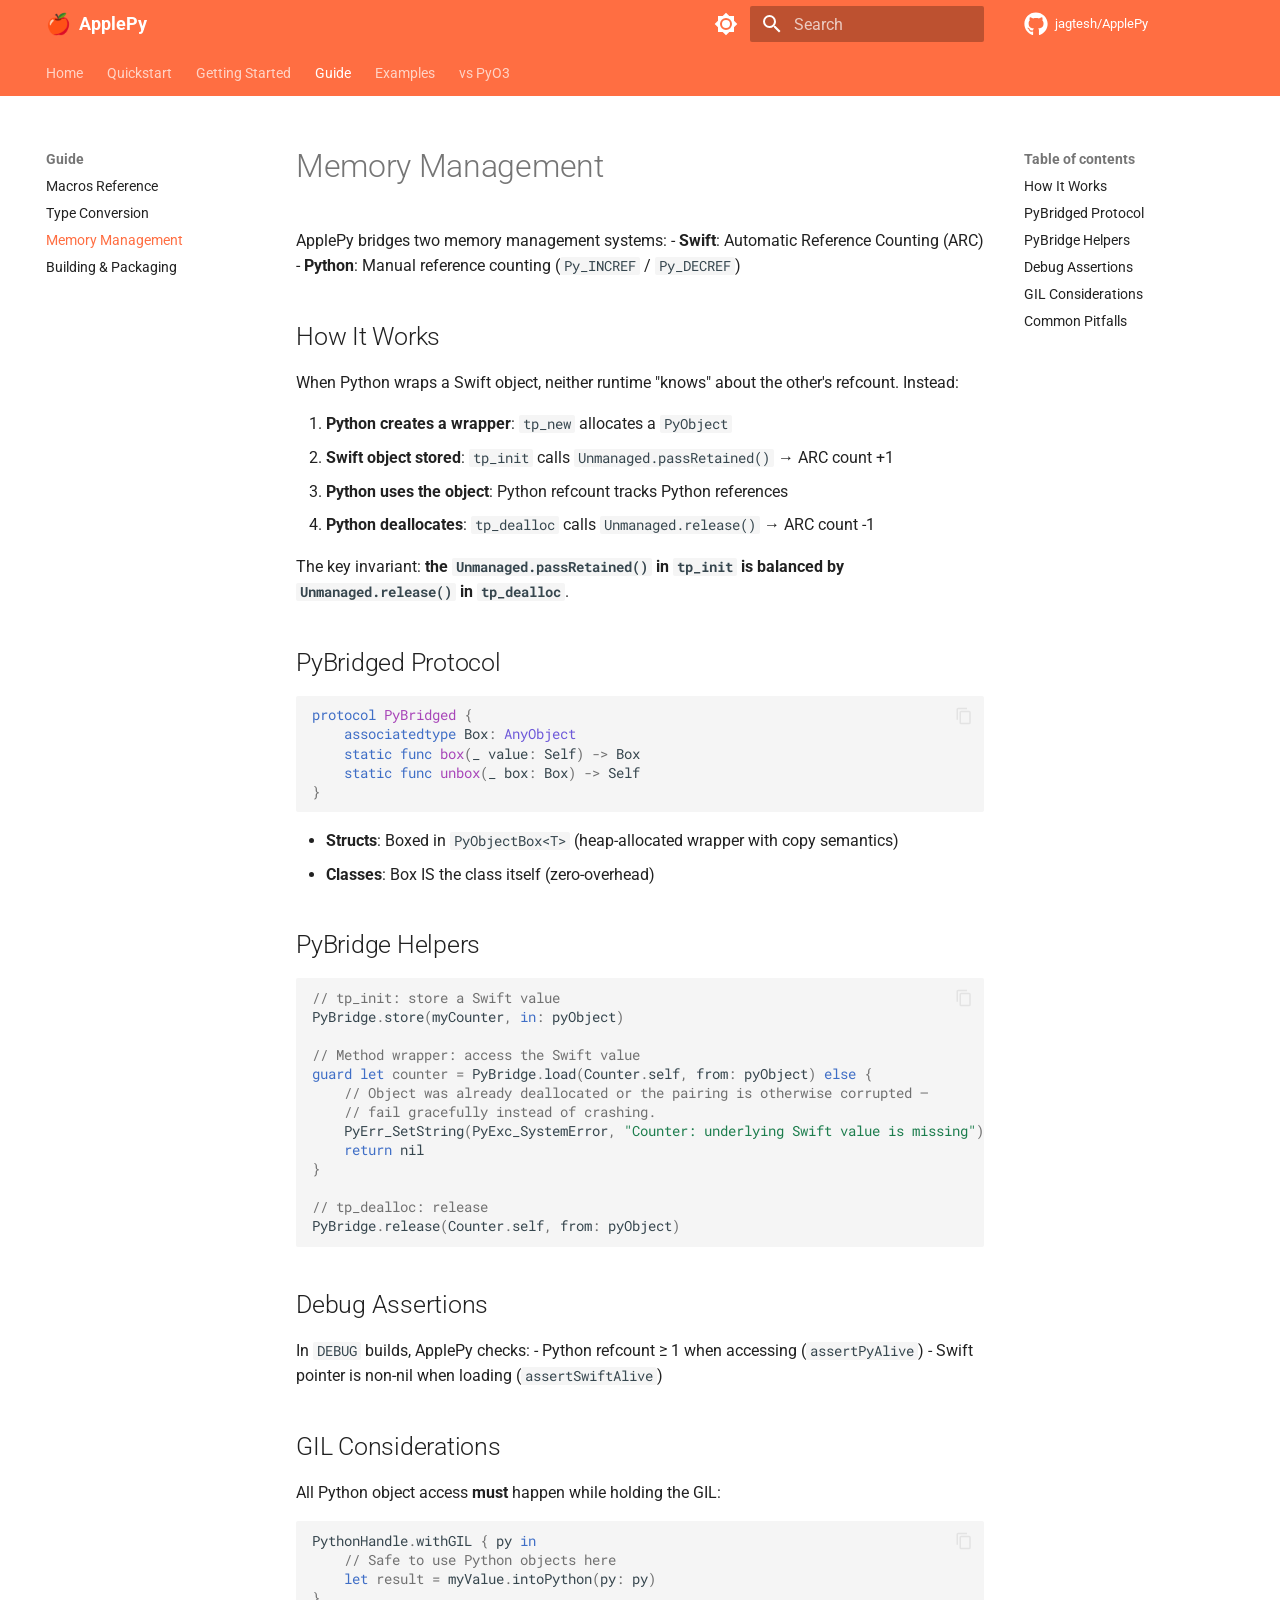
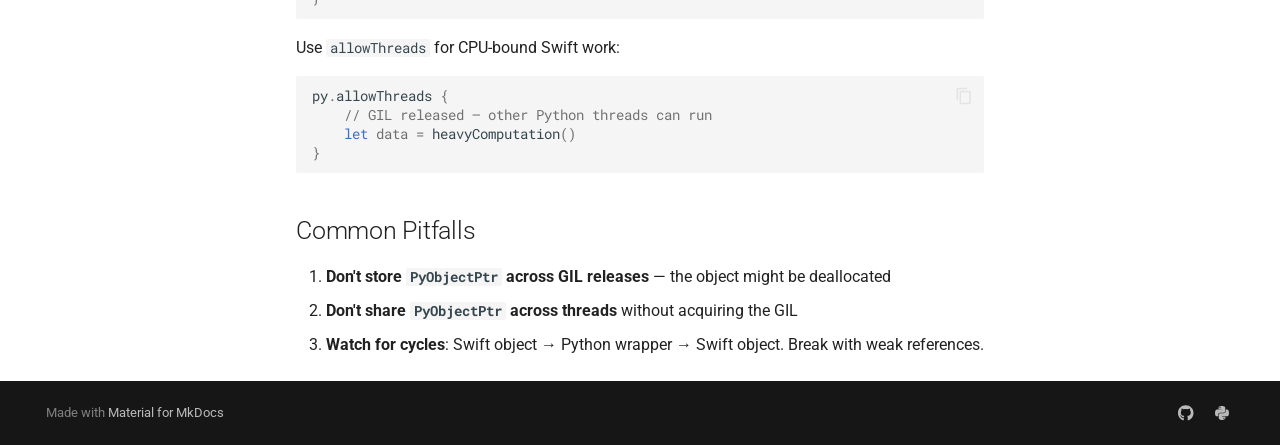
<file: guide/memory-management/index.html>
<!doctype html>
<html lang="en" class="no-js">
  <head>
    
      <meta charset="utf-8">
      <meta name="viewport" content="width=device-width,initial-scale=1">
      
        <meta name="description" content="Create native Python extensions in Swift">
      
      
      
        <link rel="canonical" href="https://jagtesh.github.io/ApplePy/guide/memory-management/">
      
      
        <link rel="prev" href="../type-conversion/">
      
      
        <link rel="next" href="../building/">
      
      
      <link rel="icon" href="../../assets/images/favicon.png">
      <meta name="generator" content="mkdocs-1.6.1, mkdocs-material-9.5.49">
    
    
      
        <title>Memory Management - ApplePy</title>
      
    
    
      <link rel="stylesheet" href="../../assets/stylesheets/main.6f8fc17f.min.css">
      
        
        <link rel="stylesheet" href="../../assets/stylesheets/palette.06af60db.min.css">
      
      


    
    
      
    
    
      
        
        
        <link rel="preconnect" href="https://fonts.gstatic.com" crossorigin>
        <link rel="stylesheet" href="https://fonts.googleapis.com/css?family=Roboto:300,300i,400,400i,700,700i%7CRoboto+Mono:400,400i,700,700i&display=fallback">
        <style>:root{--md-text-font:"Roboto";--md-code-font:"Roboto Mono"}</style>
      
    
    
      <link rel="stylesheet" href="../../assets/extra.css">
    
    <script>__md_scope=new URL("../..",location),__md_hash=e=>[...e].reduce(((e,_)=>(e<<5)-e+_.charCodeAt(0)),0),__md_get=(e,_=localStorage,t=__md_scope)=>JSON.parse(_.getItem(t.pathname+"."+e)),__md_set=(e,_,t=localStorage,a=__md_scope)=>{try{t.setItem(a.pathname+"."+e,JSON.stringify(_))}catch(e){}}</script>
    
      

    
    
    
  </head>
  
  
    
    
      
    
    
    
    
    <body dir="ltr" data-md-color-scheme="default" data-md-color-primary="deep-orange" data-md-color-accent="amber">
  
    
    <input class="md-toggle" data-md-toggle="drawer" type="checkbox" id="__drawer" autocomplete="off">
    <input class="md-toggle" data-md-toggle="search" type="checkbox" id="__search" autocomplete="off">
    <label class="md-overlay" for="__drawer"></label>
    <div data-md-component="skip">
      
        
        <a href="#memory-management" class="md-skip">
          Skip to content
        </a>
      
    </div>
    <div data-md-component="announce">
      
    </div>
    
    
      

<header class="md-header" data-md-component="header">
  <nav class="md-header__inner md-grid" aria-label="Header">
    <a href="../.." title="ApplePy" class="md-header__button md-logo" aria-label="ApplePy" data-md-component="logo">
      
  
  <svg xmlns="http://www.w3.org/2000/svg" viewBox="0 0 24 24"><path d="M12 8a3 3 0 0 0 3-3 3 3 0 0 0-3-3 3 3 0 0 0-3 3 3 3 0 0 0 3 3m0 3.54C9.64 9.35 6.5 8 3 8v11c3.5 0 6.64 1.35 9 3.54 2.36-2.19 5.5-3.54 9-3.54V8c-3.5 0-6.64 1.35-9 3.54"/></svg>

    </a>
    <label class="md-header__button md-icon" for="__drawer">
      
      <svg xmlns="http://www.w3.org/2000/svg" viewBox="0 0 24 24"><path d="M3 6h18v2H3zm0 5h18v2H3zm0 5h18v2H3z"/></svg>
    </label>
    <div class="md-header__title" data-md-component="header-title">
      <div class="md-header__ellipsis">
        <div class="md-header__topic">
          <span class="md-ellipsis">
            ApplePy
          </span>
        </div>
        <div class="md-header__topic" data-md-component="header-topic">
          <span class="md-ellipsis">
            
              Memory Management
            
          </span>
        </div>
      </div>
    </div>
    
      
        <form class="md-header__option" data-md-component="palette">
  
    
    
    
    <input class="md-option" data-md-color-media="" data-md-color-scheme="default" data-md-color-primary="deep-orange" data-md-color-accent="amber"  aria-label="Switch to dark mode"  type="radio" name="__palette" id="__palette_0">
    
      <label class="md-header__button md-icon" title="Switch to dark mode" for="__palette_1" hidden>
        <svg xmlns="http://www.w3.org/2000/svg" viewBox="0 0 24 24"><path d="M12 8a4 4 0 0 0-4 4 4 4 0 0 0 4 4 4 4 0 0 0 4-4 4 4 0 0 0-4-4m0 10a6 6 0 0 1-6-6 6 6 0 0 1 6-6 6 6 0 0 1 6 6 6 6 0 0 1-6 6m8-9.31V4h-4.69L12 .69 8.69 4H4v4.69L.69 12 4 15.31V20h4.69L12 23.31 15.31 20H20v-4.69L23.31 12z"/></svg>
      </label>
    
  
    
    
    
    <input class="md-option" data-md-color-media="" data-md-color-scheme="slate" data-md-color-primary="deep-orange" data-md-color-accent="amber"  aria-label="Switch to light mode"  type="radio" name="__palette" id="__palette_1">
    
      <label class="md-header__button md-icon" title="Switch to light mode" for="__palette_0" hidden>
        <svg xmlns="http://www.w3.org/2000/svg" viewBox="0 0 24 24"><path d="M12 18c-.89 0-1.74-.2-2.5-.55C11.56 16.5 13 14.42 13 12s-1.44-4.5-3.5-5.45C10.26 6.2 11.11 6 12 6a6 6 0 0 1 6 6 6 6 0 0 1-6 6m8-9.31V4h-4.69L12 .69 8.69 4H4v4.69L.69 12 4 15.31V20h4.69L12 23.31 15.31 20H20v-4.69L23.31 12z"/></svg>
      </label>
    
  
</form>
      
    
    
      <script>var palette=__md_get("__palette");if(palette&&palette.color){if("(prefers-color-scheme)"===palette.color.media){var media=matchMedia("(prefers-color-scheme: light)"),input=document.querySelector(media.matches?"[data-md-color-media='(prefers-color-scheme: light)']":"[data-md-color-media='(prefers-color-scheme: dark)']");palette.color.media=input.getAttribute("data-md-color-media"),palette.color.scheme=input.getAttribute("data-md-color-scheme"),palette.color.primary=input.getAttribute("data-md-color-primary"),palette.color.accent=input.getAttribute("data-md-color-accent")}for(var[key,value]of Object.entries(palette.color))document.body.setAttribute("data-md-color-"+key,value)}</script>
    
    
    
      <label class="md-header__button md-icon" for="__search">
        
        <svg xmlns="http://www.w3.org/2000/svg" viewBox="0 0 24 24"><path d="M9.5 3A6.5 6.5 0 0 1 16 9.5c0 1.61-.59 3.09-1.56 4.23l.27.27h.79l5 5-1.5 1.5-5-5v-.79l-.27-.27A6.52 6.52 0 0 1 9.5 16 6.5 6.5 0 0 1 3 9.5 6.5 6.5 0 0 1 9.5 3m0 2C7 5 5 7 5 9.5S7 14 9.5 14 14 12 14 9.5 12 5 9.5 5"/></svg>
      </label>
      <div class="md-search" data-md-component="search" role="dialog">
  <label class="md-search__overlay" for="__search"></label>
  <div class="md-search__inner" role="search">
    <form class="md-search__form" name="search">
      <input type="text" class="md-search__input" name="query" aria-label="Search" placeholder="Search" autocapitalize="off" autocorrect="off" autocomplete="off" spellcheck="false" data-md-component="search-query" required>
      <label class="md-search__icon md-icon" for="__search">
        
        <svg xmlns="http://www.w3.org/2000/svg" viewBox="0 0 24 24"><path d="M9.5 3A6.5 6.5 0 0 1 16 9.5c0 1.61-.59 3.09-1.56 4.23l.27.27h.79l5 5-1.5 1.5-5-5v-.79l-.27-.27A6.52 6.52 0 0 1 9.5 16 6.5 6.5 0 0 1 3 9.5 6.5 6.5 0 0 1 9.5 3m0 2C7 5 5 7 5 9.5S7 14 9.5 14 14 12 14 9.5 12 5 9.5 5"/></svg>
        
        <svg xmlns="http://www.w3.org/2000/svg" viewBox="0 0 24 24"><path d="M20 11v2H8l5.5 5.5-1.42 1.42L4.16 12l7.92-7.92L13.5 5.5 8 11z"/></svg>
      </label>
      <nav class="md-search__options" aria-label="Search">
        
        <button type="reset" class="md-search__icon md-icon" title="Clear" aria-label="Clear" tabindex="-1">
          
          <svg xmlns="http://www.w3.org/2000/svg" viewBox="0 0 24 24"><path d="M19 6.41 17.59 5 12 10.59 6.41 5 5 6.41 10.59 12 5 17.59 6.41 19 12 13.41 17.59 19 19 17.59 13.41 12z"/></svg>
        </button>
      </nav>
      
        <div class="md-search__suggest" data-md-component="search-suggest"></div>
      
    </form>
    <div class="md-search__output">
      <div class="md-search__scrollwrap" tabindex="0" data-md-scrollfix>
        <div class="md-search-result" data-md-component="search-result">
          <div class="md-search-result__meta">
            Initializing search
          </div>
          <ol class="md-search-result__list" role="presentation"></ol>
        </div>
      </div>
    </div>
  </div>
</div>
    
    
      <div class="md-header__source">
        <a href="https://github.com/jagtesh/ApplePy" title="Go to repository" class="md-source" data-md-component="source">
  <div class="md-source__icon md-icon">
    
    <svg xmlns="http://www.w3.org/2000/svg" viewBox="0 0 496 512"><!--! Font Awesome Free 6.7.1 by @fontawesome - https://fontawesome.com License - https://fontawesome.com/license/free (Icons: CC BY 4.0, Fonts: SIL OFL 1.1, Code: MIT License) Copyright 2024 Fonticons, Inc.--><path d="M165.9 397.4c0 2-2.3 3.6-5.2 3.6-3.3.3-5.6-1.3-5.6-3.6 0-2 2.3-3.6 5.2-3.6 3-.3 5.6 1.3 5.6 3.6m-31.1-4.5c-.7 2 1.3 4.3 4.3 4.9 2.6 1 5.6 0 6.2-2s-1.3-4.3-4.3-5.2c-2.6-.7-5.5.3-6.2 2.3m44.2-1.7c-2.9.7-4.9 2.6-4.6 4.9.3 2 2.9 3.3 5.9 2.6 2.9-.7 4.9-2.6 4.6-4.6-.3-1.9-3-3.2-5.9-2.9M244.8 8C106.1 8 0 113.3 0 252c0 110.9 69.8 205.8 169.5 239.2 12.8 2.3 17.3-5.6 17.3-12.1 0-6.2-.3-40.4-.3-61.4 0 0-70 15-84.7-29.8 0 0-11.4-29.1-27.8-36.6 0 0-22.9-15.7 1.6-15.4 0 0 24.9 2 38.6 25.8 21.9 38.6 58.6 27.5 72.9 20.9 2.3-16 8.8-27.1 16-33.7-55.9-6.2-112.3-14.3-112.3-110.5 0-27.5 7.6-41.3 23.6-58.9-2.6-6.5-11.1-33.3 2.6-67.9 20.9-6.5 69 27 69 27 20-5.6 41.5-8.5 62.8-8.5s42.8 2.9 62.8 8.5c0 0 48.1-33.6 69-27 13.7 34.7 5.2 61.4 2.6 67.9 16 17.7 25.8 31.5 25.8 58.9 0 96.5-58.9 104.2-114.8 110.5 9.2 7.9 17 22.9 17 46.4 0 33.7-.3 75.4-.3 83.6 0 6.5 4.6 14.4 17.3 12.1C428.2 457.8 496 362.9 496 252 496 113.3 383.5 8 244.8 8M97.2 352.9c-1.3 1-1 3.3.7 5.2 1.6 1.6 3.9 2.3 5.2 1 1.3-1 1-3.3-.7-5.2-1.6-1.6-3.9-2.3-5.2-1m-10.8-8.1c-.7 1.3.3 2.9 2.3 3.9 1.6 1 3.6.7 4.3-.7.7-1.3-.3-2.9-2.3-3.9-2-.6-3.6-.3-4.3.7m32.4 35.6c-1.6 1.3-1 4.3 1.3 6.2 2.3 2.3 5.2 2.6 6.5 1 1.3-1.3.7-4.3-1.3-6.2-2.2-2.3-5.2-2.6-6.5-1m-11.4-14.7c-1.6 1-1.6 3.6 0 5.9s4.3 3.3 5.6 2.3c1.6-1.3 1.6-3.9 0-6.2-1.4-2.3-4-3.3-5.6-2"/></svg>
  </div>
  <div class="md-source__repository">
    jagtesh/ApplePy
  </div>
</a>
      </div>
    
  </nav>
  
</header>
    
    <div class="md-container" data-md-component="container">
      
      
        
          
            
<nav class="md-tabs" aria-label="Tabs" data-md-component="tabs">
  <div class="md-grid">
    <ul class="md-tabs__list">
      
        
  
  
  
    <li class="md-tabs__item">
      <a href="../.." class="md-tabs__link">
        
  
    
  
  Home

      </a>
    </li>
  

      
        
  
  
  
    <li class="md-tabs__item">
      <a href="../../quickstart/" class="md-tabs__link">
        
  
    
  
  Quickstart

      </a>
    </li>
  

      
        
  
  
  
    <li class="md-tabs__item">
      <a href="../../getting-started/" class="md-tabs__link">
        
  
    
  
  Getting Started

      </a>
    </li>
  

      
        
  
  
    
  
  
    
    
      <li class="md-tabs__item md-tabs__item--active">
        <a href="../macros/" class="md-tabs__link">
          
  
  Guide

        </a>
      </li>
    
  

      
        
  
  
  
    
    
      <li class="md-tabs__item">
        <a href="../../examples/" class="md-tabs__link">
          
  
  Examples

        </a>
      </li>
    
  

      
        
  
  
  
    <li class="md-tabs__item">
      <a href="../../comparison/" class="md-tabs__link">
        
  
    
  
  vs PyO3

      </a>
    </li>
  

      
    </ul>
  </div>
</nav>
          
        
      
      <main class="md-main" data-md-component="main">
        <div class="md-main__inner md-grid">
          
            
              
              <div class="md-sidebar md-sidebar--primary" data-md-component="sidebar" data-md-type="navigation" >
                <div class="md-sidebar__scrollwrap">
                  <div class="md-sidebar__inner">
                    


  


<nav class="md-nav md-nav--primary md-nav--lifted" aria-label="Navigation" data-md-level="0">
  <label class="md-nav__title" for="__drawer">
    <a href="../.." title="ApplePy" class="md-nav__button md-logo" aria-label="ApplePy" data-md-component="logo">
      
  
  <svg xmlns="http://www.w3.org/2000/svg" viewBox="0 0 24 24"><path d="M12 8a3 3 0 0 0 3-3 3 3 0 0 0-3-3 3 3 0 0 0-3 3 3 3 0 0 0 3 3m0 3.54C9.64 9.35 6.5 8 3 8v11c3.5 0 6.64 1.35 9 3.54 2.36-2.19 5.5-3.54 9-3.54V8c-3.5 0-6.64 1.35-9 3.54"/></svg>

    </a>
    ApplePy
  </label>
  
    <div class="md-nav__source">
      <a href="https://github.com/jagtesh/ApplePy" title="Go to repository" class="md-source" data-md-component="source">
  <div class="md-source__icon md-icon">
    
    <svg xmlns="http://www.w3.org/2000/svg" viewBox="0 0 496 512"><!--! Font Awesome Free 6.7.1 by @fontawesome - https://fontawesome.com License - https://fontawesome.com/license/free (Icons: CC BY 4.0, Fonts: SIL OFL 1.1, Code: MIT License) Copyright 2024 Fonticons, Inc.--><path d="M165.9 397.4c0 2-2.3 3.6-5.2 3.6-3.3.3-5.6-1.3-5.6-3.6 0-2 2.3-3.6 5.2-3.6 3-.3 5.6 1.3 5.6 3.6m-31.1-4.5c-.7 2 1.3 4.3 4.3 4.9 2.6 1 5.6 0 6.2-2s-1.3-4.3-4.3-5.2c-2.6-.7-5.5.3-6.2 2.3m44.2-1.7c-2.9.7-4.9 2.6-4.6 4.9.3 2 2.9 3.3 5.9 2.6 2.9-.7 4.9-2.6 4.6-4.6-.3-1.9-3-3.2-5.9-2.9M244.8 8C106.1 8 0 113.3 0 252c0 110.9 69.8 205.8 169.5 239.2 12.8 2.3 17.3-5.6 17.3-12.1 0-6.2-.3-40.4-.3-61.4 0 0-70 15-84.7-29.8 0 0-11.4-29.1-27.8-36.6 0 0-22.9-15.7 1.6-15.4 0 0 24.9 2 38.6 25.8 21.9 38.6 58.6 27.5 72.9 20.9 2.3-16 8.8-27.1 16-33.7-55.9-6.2-112.3-14.3-112.3-110.5 0-27.5 7.6-41.3 23.6-58.9-2.6-6.5-11.1-33.3 2.6-67.9 20.9-6.5 69 27 69 27 20-5.6 41.5-8.5 62.8-8.5s42.8 2.9 62.8 8.5c0 0 48.1-33.6 69-27 13.7 34.7 5.2 61.4 2.6 67.9 16 17.7 25.8 31.5 25.8 58.9 0 96.5-58.9 104.2-114.8 110.5 9.2 7.9 17 22.9 17 46.4 0 33.7-.3 75.4-.3 83.6 0 6.5 4.6 14.4 17.3 12.1C428.2 457.8 496 362.9 496 252 496 113.3 383.5 8 244.8 8M97.2 352.9c-1.3 1-1 3.3.7 5.2 1.6 1.6 3.9 2.3 5.2 1 1.3-1 1-3.3-.7-5.2-1.6-1.6-3.9-2.3-5.2-1m-10.8-8.1c-.7 1.3.3 2.9 2.3 3.9 1.6 1 3.6.7 4.3-.7.7-1.3-.3-2.9-2.3-3.9-2-.6-3.6-.3-4.3.7m32.4 35.6c-1.6 1.3-1 4.3 1.3 6.2 2.3 2.3 5.2 2.6 6.5 1 1.3-1.3.7-4.3-1.3-6.2-2.2-2.3-5.2-2.6-6.5-1m-11.4-14.7c-1.6 1-1.6 3.6 0 5.9s4.3 3.3 5.6 2.3c1.6-1.3 1.6-3.9 0-6.2-1.4-2.3-4-3.3-5.6-2"/></svg>
  </div>
  <div class="md-source__repository">
    jagtesh/ApplePy
  </div>
</a>
    </div>
  
  <ul class="md-nav__list" data-md-scrollfix>
    
      
      
  
  
  
  
    <li class="md-nav__item">
      <a href="../.." class="md-nav__link">
        
  
  <span class="md-ellipsis">
    Home
  </span>
  

      </a>
    </li>
  

    
      
      
  
  
  
  
    <li class="md-nav__item">
      <a href="../../quickstart/" class="md-nav__link">
        
  
  <span class="md-ellipsis">
    Quickstart
  </span>
  

      </a>
    </li>
  

    
      
      
  
  
  
  
    <li class="md-nav__item">
      <a href="../../getting-started/" class="md-nav__link">
        
  
  <span class="md-ellipsis">
    Getting Started
  </span>
  

      </a>
    </li>
  

    
      
      
  
  
    
  
  
  
    
    
    
      
        
        
      
      
        
      
    
    
    <li class="md-nav__item md-nav__item--active md-nav__item--section md-nav__item--nested">
      
        
        
        <input class="md-nav__toggle md-toggle " type="checkbox" id="__nav_4" checked>
        
          
          <label class="md-nav__link" for="__nav_4" id="__nav_4_label" tabindex="">
            
  
  <span class="md-ellipsis">
    Guide
  </span>
  

            <span class="md-nav__icon md-icon"></span>
          </label>
        
        <nav class="md-nav" data-md-level="1" aria-labelledby="__nav_4_label" aria-expanded="true">
          <label class="md-nav__title" for="__nav_4">
            <span class="md-nav__icon md-icon"></span>
            Guide
          </label>
          <ul class="md-nav__list" data-md-scrollfix>
            
              
                
  
  
  
  
    <li class="md-nav__item">
      <a href="../macros/" class="md-nav__link">
        
  
  <span class="md-ellipsis">
    Macros Reference
  </span>
  

      </a>
    </li>
  

              
            
              
                
  
  
  
  
    <li class="md-nav__item">
      <a href="../type-conversion/" class="md-nav__link">
        
  
  <span class="md-ellipsis">
    Type Conversion
  </span>
  

      </a>
    </li>
  

              
            
              
                
  
  
    
  
  
  
    <li class="md-nav__item md-nav__item--active">
      
      <input class="md-nav__toggle md-toggle" type="checkbox" id="__toc">
      
      
        
      
      
        <label class="md-nav__link md-nav__link--active" for="__toc">
          
  
  <span class="md-ellipsis">
    Memory Management
  </span>
  

          <span class="md-nav__icon md-icon"></span>
        </label>
      
      <a href="./" class="md-nav__link md-nav__link--active">
        
  
  <span class="md-ellipsis">
    Memory Management
  </span>
  

      </a>
      
        

<nav class="md-nav md-nav--secondary" aria-label="Table of contents">
  
  
  
    
  
  
    <label class="md-nav__title" for="__toc">
      <span class="md-nav__icon md-icon"></span>
      Table of contents
    </label>
    <ul class="md-nav__list" data-md-component="toc" data-md-scrollfix>
      
        <li class="md-nav__item">
  <a href="#how-it-works" class="md-nav__link">
    <span class="md-ellipsis">
      How It Works
    </span>
  </a>
  
</li>
      
        <li class="md-nav__item">
  <a href="#pybridged-protocol" class="md-nav__link">
    <span class="md-ellipsis">
      PyBridged Protocol
    </span>
  </a>
  
</li>
      
        <li class="md-nav__item">
  <a href="#pybridge-helpers" class="md-nav__link">
    <span class="md-ellipsis">
      PyBridge Helpers
    </span>
  </a>
  
</li>
      
        <li class="md-nav__item">
  <a href="#debug-assertions" class="md-nav__link">
    <span class="md-ellipsis">
      Debug Assertions
    </span>
  </a>
  
</li>
      
        <li class="md-nav__item">
  <a href="#gil-considerations" class="md-nav__link">
    <span class="md-ellipsis">
      GIL Considerations
    </span>
  </a>
  
</li>
      
        <li class="md-nav__item">
  <a href="#common-pitfalls" class="md-nav__link">
    <span class="md-ellipsis">
      Common Pitfalls
    </span>
  </a>
  
</li>
      
    </ul>
  
</nav>
      
    </li>
  

              
            
              
                
  
  
  
  
    <li class="md-nav__item">
      <a href="../building/" class="md-nav__link">
        
  
  <span class="md-ellipsis">
    Building & Packaging
  </span>
  

      </a>
    </li>
  

              
            
          </ul>
        </nav>
      
    </li>
  

    
      
      
  
  
  
  
    
    
    
      
      
        
      
    
    
    <li class="md-nav__item md-nav__item--nested">
      
        
        
        <input class="md-nav__toggle md-toggle " type="checkbox" id="__nav_5" >
        
          
          <label class="md-nav__link" for="__nav_5" id="__nav_5_label" tabindex="0">
            
  
  <span class="md-ellipsis">
    Examples
  </span>
  

            <span class="md-nav__icon md-icon"></span>
          </label>
        
        <nav class="md-nav" data-md-level="1" aria-labelledby="__nav_5_label" aria-expanded="false">
          <label class="md-nav__title" for="__nav_5">
            <span class="md-nav__icon md-icon"></span>
            Examples
          </label>
          <ul class="md-nav__list" data-md-scrollfix>
            
              
                
  
  
  
  
    <li class="md-nav__item">
      <a href="../../examples/" class="md-nav__link">
        
  
  <span class="md-ellipsis">
    Overview
  </span>
  

      </a>
    </li>
  

              
            
              
                
  
  
  
  
    <li class="md-nav__item">
      <a href="../../examples/swiftkeychain/" class="md-nav__link">
        
  
  <span class="md-ellipsis">
    SwiftKeychain
  </span>
  

      </a>
    </li>
  

              
            
              
                
  
  
  
  
    <li class="md-nav__item">
      <a href="../../examples/pynatural/" class="md-nav__link">
        
  
  <span class="md-ellipsis">
    PyNatural
  </span>
  

      </a>
    </li>
  

              
            
              
                
  
  
  
  
    <li class="md-nav__item">
      <a href="../../examples/pycoreml/" class="md-nav__link">
        
  
  <span class="md-ellipsis">
    PyCoreML
  </span>
  

      </a>
    </li>
  

              
            
          </ul>
        </nav>
      
    </li>
  

    
      
      
  
  
  
  
    <li class="md-nav__item">
      <a href="../../comparison/" class="md-nav__link">
        
  
  <span class="md-ellipsis">
    vs PyO3
  </span>
  

      </a>
    </li>
  

    
  </ul>
</nav>
                  </div>
                </div>
              </div>
            
            
              
              <div class="md-sidebar md-sidebar--secondary" data-md-component="sidebar" data-md-type="toc" >
                <div class="md-sidebar__scrollwrap">
                  <div class="md-sidebar__inner">
                    

<nav class="md-nav md-nav--secondary" aria-label="Table of contents">
  
  
  
    
  
  
    <label class="md-nav__title" for="__toc">
      <span class="md-nav__icon md-icon"></span>
      Table of contents
    </label>
    <ul class="md-nav__list" data-md-component="toc" data-md-scrollfix>
      
        <li class="md-nav__item">
  <a href="#how-it-works" class="md-nav__link">
    <span class="md-ellipsis">
      How It Works
    </span>
  </a>
  
</li>
      
        <li class="md-nav__item">
  <a href="#pybridged-protocol" class="md-nav__link">
    <span class="md-ellipsis">
      PyBridged Protocol
    </span>
  </a>
  
</li>
      
        <li class="md-nav__item">
  <a href="#pybridge-helpers" class="md-nav__link">
    <span class="md-ellipsis">
      PyBridge Helpers
    </span>
  </a>
  
</li>
      
        <li class="md-nav__item">
  <a href="#debug-assertions" class="md-nav__link">
    <span class="md-ellipsis">
      Debug Assertions
    </span>
  </a>
  
</li>
      
        <li class="md-nav__item">
  <a href="#gil-considerations" class="md-nav__link">
    <span class="md-ellipsis">
      GIL Considerations
    </span>
  </a>
  
</li>
      
        <li class="md-nav__item">
  <a href="#common-pitfalls" class="md-nav__link">
    <span class="md-ellipsis">
      Common Pitfalls
    </span>
  </a>
  
</li>
      
    </ul>
  
</nav>
                  </div>
                </div>
              </div>
            
          
          
            <div class="md-content" data-md-component="content">
              <article class="md-content__inner md-typeset">
                
                  

  
  


<h1 id="memory-management">Memory Management</h1>
<p>ApplePy bridges two memory management systems:
- <strong>Swift</strong>: Automatic Reference Counting (ARC)
- <strong>Python</strong>: Manual reference counting (<code>Py_INCREF</code> / <code>Py_DECREF</code>)</p>
<h2 id="how-it-works">How It Works</h2>
<p>When Python wraps a Swift object, neither runtime "knows" about the other's refcount. Instead:</p>
<ol>
<li><strong>Python creates a wrapper</strong>: <code>tp_new</code> allocates a <code>PyObject</code></li>
<li><strong>Swift object stored</strong>: <code>tp_init</code> calls <code>Unmanaged.passRetained()</code> → ARC count +1</li>
<li><strong>Python uses the object</strong>: Python refcount tracks Python references</li>
<li><strong>Python deallocates</strong>: <code>tp_dealloc</code> calls <code>Unmanaged.release()</code> → ARC count -1</li>
</ol>
<p>The key invariant: <strong>the <code>Unmanaged.passRetained()</code> in <code>tp_init</code> is balanced by <code>Unmanaged.release()</code> in <code>tp_dealloc</code></strong>.</p>
<h2 id="pybridged-protocol">PyBridged Protocol</h2>
<div class="highlight"><pre><span></span><code><a id="__codelineno-0-1" name="__codelineno-0-1" href="#__codelineno-0-1"></a><span class="kd">protocol</span><span class="w"> </span><span class="nc">PyBridged</span><span class="w"> </span><span class="p">{</span>
<a id="__codelineno-0-2" name="__codelineno-0-2" href="#__codelineno-0-2"></a><span class="w">    </span><span class="kd">associatedtype</span><span class="w"> </span><span class="n">Box</span><span class="p">:</span><span class="w"> </span><span class="nb">AnyObject</span>
<a id="__codelineno-0-3" name="__codelineno-0-3" href="#__codelineno-0-3"></a><span class="w">    </span><span class="kd">static</span><span class="w"> </span><span class="kd">func</span><span class="w"> </span><span class="nf">box</span><span class="p">(</span><span class="kc">_</span><span class="w"> </span><span class="n">value</span><span class="p">:</span><span class="w"> </span><span class="kc">Self</span><span class="p">)</span><span class="w"> </span><span class="p">-&gt;</span><span class="w"> </span><span class="n">Box</span>
<a id="__codelineno-0-4" name="__codelineno-0-4" href="#__codelineno-0-4"></a><span class="w">    </span><span class="kd">static</span><span class="w"> </span><span class="kd">func</span><span class="w"> </span><span class="nf">unbox</span><span class="p">(</span><span class="kc">_</span><span class="w"> </span><span class="n">box</span><span class="p">:</span><span class="w"> </span><span class="n">Box</span><span class="p">)</span><span class="w"> </span><span class="p">-&gt;</span><span class="w"> </span><span class="kc">Self</span>
<a id="__codelineno-0-5" name="__codelineno-0-5" href="#__codelineno-0-5"></a><span class="p">}</span>
</code></pre></div>
<ul>
<li><strong>Structs</strong>: Boxed in <code>PyObjectBox&lt;T&gt;</code> (heap-allocated wrapper with copy semantics)</li>
<li><strong>Classes</strong>: Box IS the class itself (zero-overhead)</li>
</ul>
<h2 id="pybridge-helpers">PyBridge Helpers</h2>
<div class="highlight"><pre><span></span><code><a id="__codelineno-1-1" name="__codelineno-1-1" href="#__codelineno-1-1"></a><span class="c1">// tp_init: store a Swift value</span>
<a id="__codelineno-1-2" name="__codelineno-1-2" href="#__codelineno-1-2"></a><span class="n">PyBridge</span><span class="p">.</span><span class="n">store</span><span class="p">(</span><span class="n">myCounter</span><span class="p">,</span><span class="w"> </span><span class="k">in</span><span class="p">:</span><span class="w"> </span><span class="n">pyObject</span><span class="p">)</span>
<a id="__codelineno-1-3" name="__codelineno-1-3" href="#__codelineno-1-3"></a>
<a id="__codelineno-1-4" name="__codelineno-1-4" href="#__codelineno-1-4"></a><span class="c1">// Method wrapper: access the Swift value</span>
<a id="__codelineno-1-5" name="__codelineno-1-5" href="#__codelineno-1-5"></a><span class="k">guard</span><span class="w"> </span><span class="kd">let</span><span class="w"> </span><span class="nv">counter</span><span class="w"> </span><span class="p">=</span><span class="w"> </span><span class="n">PyBridge</span><span class="p">.</span><span class="n">load</span><span class="p">(</span><span class="n">Counter</span><span class="p">.</span><span class="kc">self</span><span class="p">,</span><span class="w"> </span><span class="n">from</span><span class="p">:</span><span class="w"> </span><span class="n">pyObject</span><span class="p">)</span><span class="w"> </span><span class="k">else</span><span class="w"> </span><span class="p">{</span>
<a id="__codelineno-1-6" name="__codelineno-1-6" href="#__codelineno-1-6"></a><span class="w">    </span><span class="c1">// Object was already deallocated or the pairing is otherwise corrupted —</span>
<a id="__codelineno-1-7" name="__codelineno-1-7" href="#__codelineno-1-7"></a><span class="w">    </span><span class="c1">// fail gracefully instead of crashing.</span>
<a id="__codelineno-1-8" name="__codelineno-1-8" href="#__codelineno-1-8"></a><span class="w">    </span><span class="n">PyErr_SetString</span><span class="p">(</span><span class="n">PyExc_SystemError</span><span class="p">,</span><span class="w"> </span><span class="s">&quot;Counter: underlying Swift value is missing&quot;</span><span class="p">)</span>
<a id="__codelineno-1-9" name="__codelineno-1-9" href="#__codelineno-1-9"></a><span class="w">    </span><span class="k">return</span><span class="w"> </span><span class="kc">nil</span>
<a id="__codelineno-1-10" name="__codelineno-1-10" href="#__codelineno-1-10"></a><span class="p">}</span>
<a id="__codelineno-1-11" name="__codelineno-1-11" href="#__codelineno-1-11"></a>
<a id="__codelineno-1-12" name="__codelineno-1-12" href="#__codelineno-1-12"></a><span class="c1">// tp_dealloc: release</span>
<a id="__codelineno-1-13" name="__codelineno-1-13" href="#__codelineno-1-13"></a><span class="n">PyBridge</span><span class="p">.</span><span class="n">release</span><span class="p">(</span><span class="n">Counter</span><span class="p">.</span><span class="kc">self</span><span class="p">,</span><span class="w"> </span><span class="n">from</span><span class="p">:</span><span class="w"> </span><span class="n">pyObject</span><span class="p">)</span>
</code></pre></div>
<h2 id="debug-assertions">Debug Assertions</h2>
<p>In <code>DEBUG</code> builds, ApplePy checks:
- Python refcount ≥ 1 when accessing (<code>assertPyAlive</code>)
- Swift pointer is non-nil when loading (<code>assertSwiftAlive</code>)</p>
<h2 id="gil-considerations">GIL Considerations</h2>
<p>All Python object access <strong>must</strong> happen while holding the GIL:</p>
<div class="highlight"><pre><span></span><code><a id="__codelineno-2-1" name="__codelineno-2-1" href="#__codelineno-2-1"></a><span class="n">PythonHandle</span><span class="p">.</span><span class="n">withGIL</span><span class="w"> </span><span class="p">{</span><span class="w"> </span><span class="n">py</span><span class="w"> </span><span class="k">in</span>
<a id="__codelineno-2-2" name="__codelineno-2-2" href="#__codelineno-2-2"></a><span class="w">    </span><span class="c1">// Safe to use Python objects here</span>
<a id="__codelineno-2-3" name="__codelineno-2-3" href="#__codelineno-2-3"></a><span class="w">    </span><span class="kd">let</span><span class="w"> </span><span class="nv">result</span><span class="w"> </span><span class="p">=</span><span class="w"> </span><span class="n">myValue</span><span class="p">.</span><span class="n">intoPython</span><span class="p">(</span><span class="n">py</span><span class="p">:</span><span class="w"> </span><span class="n">py</span><span class="p">)</span>
<a id="__codelineno-2-4" name="__codelineno-2-4" href="#__codelineno-2-4"></a><span class="p">}</span>
</code></pre></div>
<p>Use <code>allowThreads</code> for CPU-bound Swift work:</p>
<div class="highlight"><pre><span></span><code><a id="__codelineno-3-1" name="__codelineno-3-1" href="#__codelineno-3-1"></a><span class="n">py</span><span class="p">.</span><span class="n">allowThreads</span><span class="w"> </span><span class="p">{</span>
<a id="__codelineno-3-2" name="__codelineno-3-2" href="#__codelineno-3-2"></a><span class="w">    </span><span class="c1">// GIL released — other Python threads can run</span>
<a id="__codelineno-3-3" name="__codelineno-3-3" href="#__codelineno-3-3"></a><span class="w">    </span><span class="kd">let</span><span class="w"> </span><span class="nv">data</span><span class="w"> </span><span class="p">=</span><span class="w"> </span><span class="n">heavyComputation</span><span class="p">()</span>
<a id="__codelineno-3-4" name="__codelineno-3-4" href="#__codelineno-3-4"></a><span class="p">}</span>
</code></pre></div>
<h2 id="common-pitfalls">Common Pitfalls</h2>
<ol>
<li><strong>Don't store <code>PyObjectPtr</code> across GIL releases</strong> — the object might be deallocated</li>
<li><strong>Don't share <code>PyObjectPtr</code> across threads</strong> without acquiring the GIL</li>
<li><strong>Watch for cycles</strong>: Swift object → Python wrapper → Swift object. Break with weak references.</li>
</ol>












                
              </article>
            </div>
          
          
  <script>var tabs=__md_get("__tabs");if(Array.isArray(tabs))e:for(var set of document.querySelectorAll(".tabbed-set")){var labels=set.querySelector(".tabbed-labels");for(var tab of tabs)for(var label of labels.getElementsByTagName("label"))if(label.innerText.trim()===tab){var input=document.getElementById(label.htmlFor);input.checked=!0;continue e}}</script>

<script>var target=document.getElementById(location.hash.slice(1));target&&target.name&&(target.checked=target.name.startsWith("__tabbed_"))</script>
        </div>
        
          <button type="button" class="md-top md-icon" data-md-component="top" hidden>
  
  <svg xmlns="http://www.w3.org/2000/svg" viewBox="0 0 24 24"><path d="M13 20h-2V8l-5.5 5.5-1.42-1.42L12 4.16l7.92 7.92-1.42 1.42L13 8z"/></svg>
  Back to top
</button>
        
      </main>
      
        <footer class="md-footer">
  
  <div class="md-footer-meta md-typeset">
    <div class="md-footer-meta__inner md-grid">
      <div class="md-copyright">
  
  
    Made with
    <a href="https://squidfunk.github.io/mkdocs-material/" target="_blank" rel="noopener">
      Material for MkDocs
    </a>
  
</div>
      
        <div class="md-social">
  
    
    
    
    
      
      
    
    <a href="https://github.com/jagtesh" target="_blank" rel="noopener" title="github.com" class="md-social__link">
      <svg xmlns="http://www.w3.org/2000/svg" viewBox="0 0 496 512"><!--! Font Awesome Free 6.7.1 by @fontawesome - https://fontawesome.com License - https://fontawesome.com/license/free (Icons: CC BY 4.0, Fonts: SIL OFL 1.1, Code: MIT License) Copyright 2024 Fonticons, Inc.--><path d="M165.9 397.4c0 2-2.3 3.6-5.2 3.6-3.3.3-5.6-1.3-5.6-3.6 0-2 2.3-3.6 5.2-3.6 3-.3 5.6 1.3 5.6 3.6m-31.1-4.5c-.7 2 1.3 4.3 4.3 4.9 2.6 1 5.6 0 6.2-2s-1.3-4.3-4.3-5.2c-2.6-.7-5.5.3-6.2 2.3m44.2-1.7c-2.9.7-4.9 2.6-4.6 4.9.3 2 2.9 3.3 5.9 2.6 2.9-.7 4.9-2.6 4.6-4.6-.3-1.9-3-3.2-5.9-2.9M244.8 8C106.1 8 0 113.3 0 252c0 110.9 69.8 205.8 169.5 239.2 12.8 2.3 17.3-5.6 17.3-12.1 0-6.2-.3-40.4-.3-61.4 0 0-70 15-84.7-29.8 0 0-11.4-29.1-27.8-36.6 0 0-22.9-15.7 1.6-15.4 0 0 24.9 2 38.6 25.8 21.9 38.6 58.6 27.5 72.9 20.9 2.3-16 8.8-27.1 16-33.7-55.9-6.2-112.3-14.3-112.3-110.5 0-27.5 7.6-41.3 23.6-58.9-2.6-6.5-11.1-33.3 2.6-67.9 20.9-6.5 69 27 69 27 20-5.6 41.5-8.5 62.8-8.5s42.8 2.9 62.8 8.5c0 0 48.1-33.6 69-27 13.7 34.7 5.2 61.4 2.6 67.9 16 17.7 25.8 31.5 25.8 58.9 0 96.5-58.9 104.2-114.8 110.5 9.2 7.9 17 22.9 17 46.4 0 33.7-.3 75.4-.3 83.6 0 6.5 4.6 14.4 17.3 12.1C428.2 457.8 496 362.9 496 252 496 113.3 383.5 8 244.8 8M97.2 352.9c-1.3 1-1 3.3.7 5.2 1.6 1.6 3.9 2.3 5.2 1 1.3-1 1-3.3-.7-5.2-1.6-1.6-3.9-2.3-5.2-1m-10.8-8.1c-.7 1.3.3 2.9 2.3 3.9 1.6 1 3.6.7 4.3-.7.7-1.3-.3-2.9-2.3-3.9-2-.6-3.6-.3-4.3.7m32.4 35.6c-1.6 1.3-1 4.3 1.3 6.2 2.3 2.3 5.2 2.6 6.5 1 1.3-1.3.7-4.3-1.3-6.2-2.2-2.3-5.2-2.6-6.5-1m-11.4-14.7c-1.6 1-1.6 3.6 0 5.9s4.3 3.3 5.6 2.3c1.6-1.3 1.6-3.9 0-6.2-1.4-2.3-4-3.3-5.6-2"/></svg>
    </a>
  
    
    
    
    
      
      
    
    <a href="https://pypi.org/project/applepy-cli/" target="_blank" rel="noopener" title="pypi.org" class="md-social__link">
      <svg xmlns="http://www.w3.org/2000/svg" viewBox="0 0 448 512"><!--! Font Awesome Free 6.7.1 by @fontawesome - https://fontawesome.com License - https://fontawesome.com/license/free (Icons: CC BY 4.0, Fonts: SIL OFL 1.1, Code: MIT License) Copyright 2024 Fonticons, Inc.--><path d="M439.8 200.5c-7.7-30.9-22.3-54.2-53.4-54.2h-40.1v47.4c0 36.8-31.2 67.8-66.8 67.8H172.7c-29.2 0-53.4 25-53.4 54.3v101.8c0 29 25.2 46 53.4 54.3 33.8 9.9 66.3 11.7 106.8 0 26.9-7.8 53.4-23.5 53.4-54.3v-40.7H226.2v-13.6h160.2c31.1 0 42.6-21.7 53.4-54.2 11.2-33.5 10.7-65.7 0-108.6M286.2 404c11.1 0 20.1 9.1 20.1 20.3 0 11.3-9 20.4-20.1 20.4-11 0-20.1-9.2-20.1-20.4.1-11.3 9.1-20.3 20.1-20.3M167.8 248.1h106.8c29.7 0 53.4-24.5 53.4-54.3V91.9c0-29-24.4-50.7-53.4-55.6-35.8-5.9-74.7-5.6-106.8.1-45.2 8-53.4 24.7-53.4 55.6v40.7h106.9v13.6h-147c-31.1 0-58.3 18.7-66.8 54.2-9.8 40.7-10.2 66.1 0 108.6 7.6 31.6 25.7 54.2 56.8 54.2H101v-48.8c0-35.3 30.5-66.4 66.8-66.4m-6.7-142.6c-11.1 0-20.1-9.1-20.1-20.3.1-11.3 9-20.4 20.1-20.4 11 0 20.1 9.2 20.1 20.4s-9 20.3-20.1 20.3"/></svg>
    </a>
  
</div>
      
    </div>
  </div>
</footer>
      
    </div>
    <div class="md-dialog" data-md-component="dialog">
      <div class="md-dialog__inner md-typeset"></div>
    </div>
    
    
    <script id="__config" type="application/json">{"base": "../..", "features": ["navigation.instant", "navigation.tabs", "navigation.sections", "navigation.top", "search.highlight", "search.suggest", "content.code.copy", "content.tabs.link"], "search": "../../assets/javascripts/workers/search.6ce7567c.min.js", "translations": {"clipboard.copied": "Copied to clipboard", "clipboard.copy": "Copy to clipboard", "search.result.more.one": "1 more on this page", "search.result.more.other": "# more on this page", "search.result.none": "No matching documents", "search.result.one": "1 matching document", "search.result.other": "# matching documents", "search.result.placeholder": "Type to start searching", "search.result.term.missing": "Missing", "select.version": "Select version"}}</script>
    
    
      <script src="../../assets/javascripts/bundle.88dd0f4e.min.js"></script>
      
    
  </body>
</html>
</file>
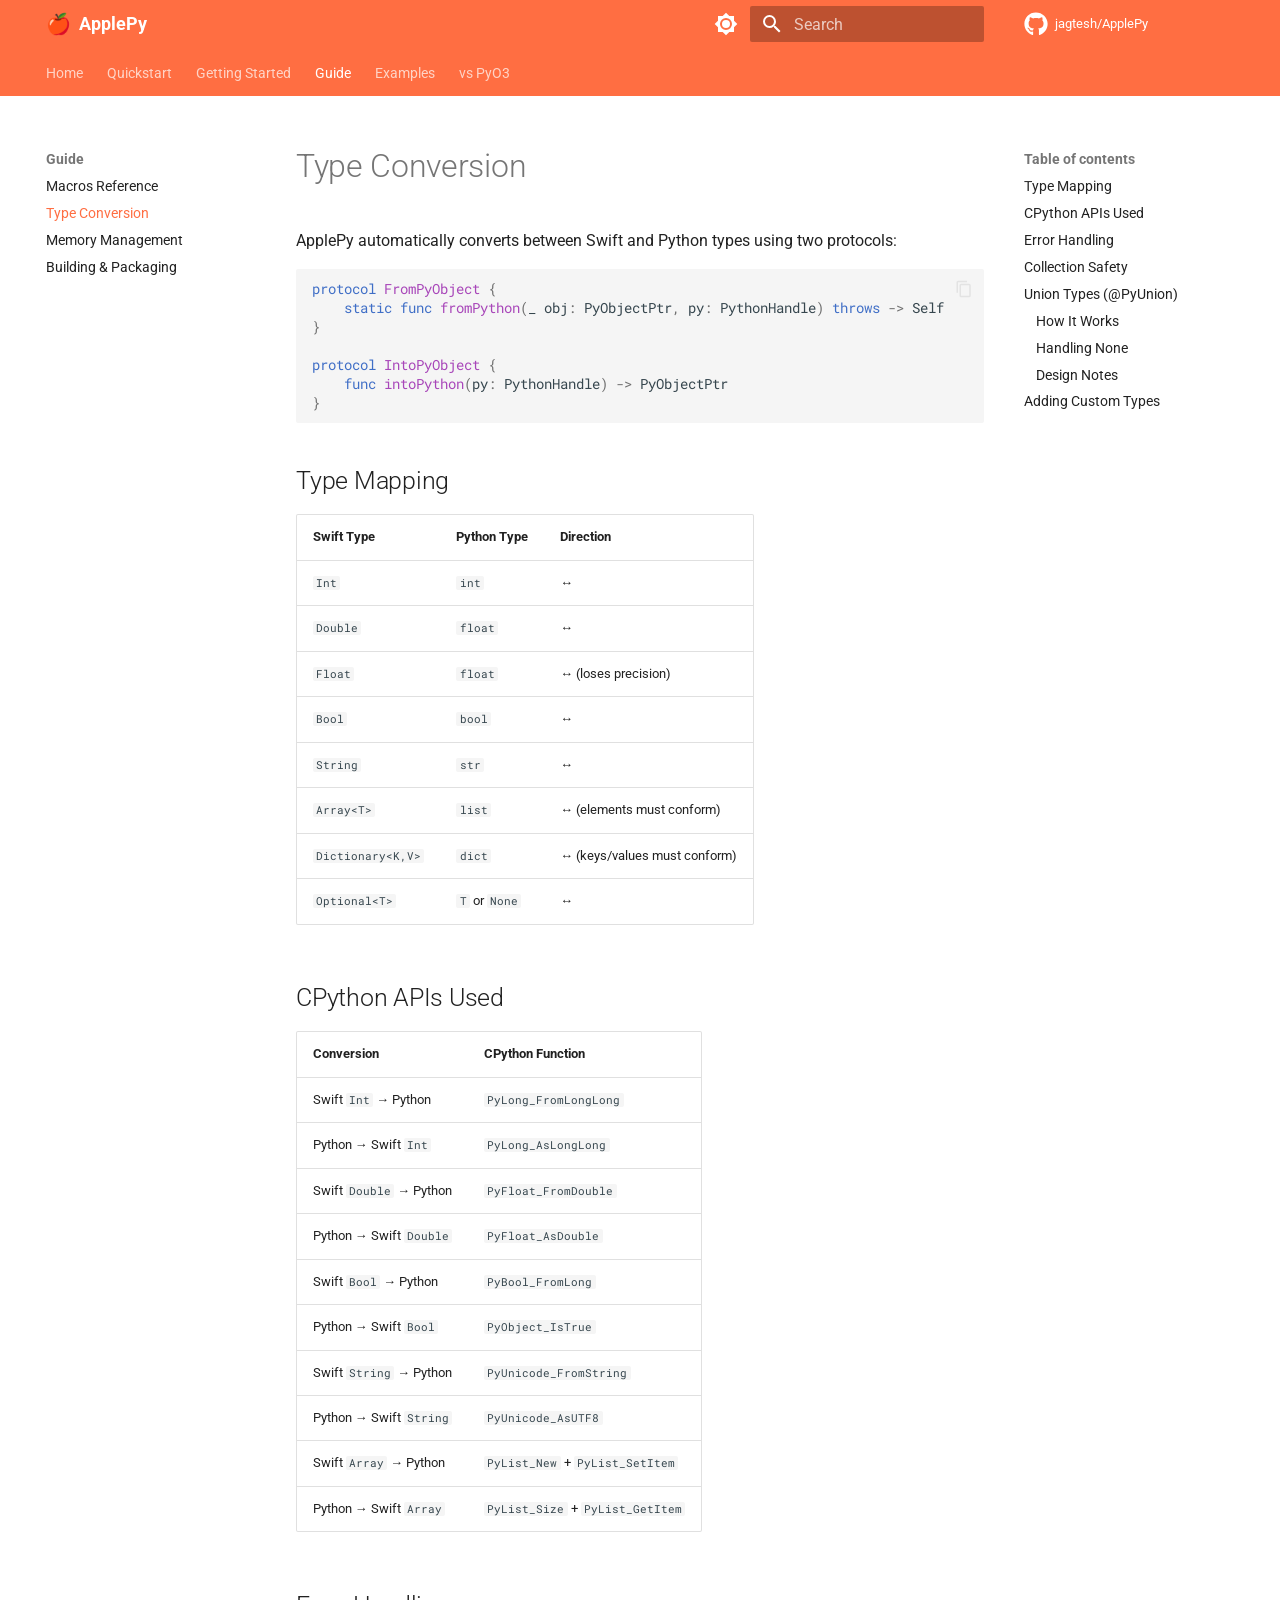
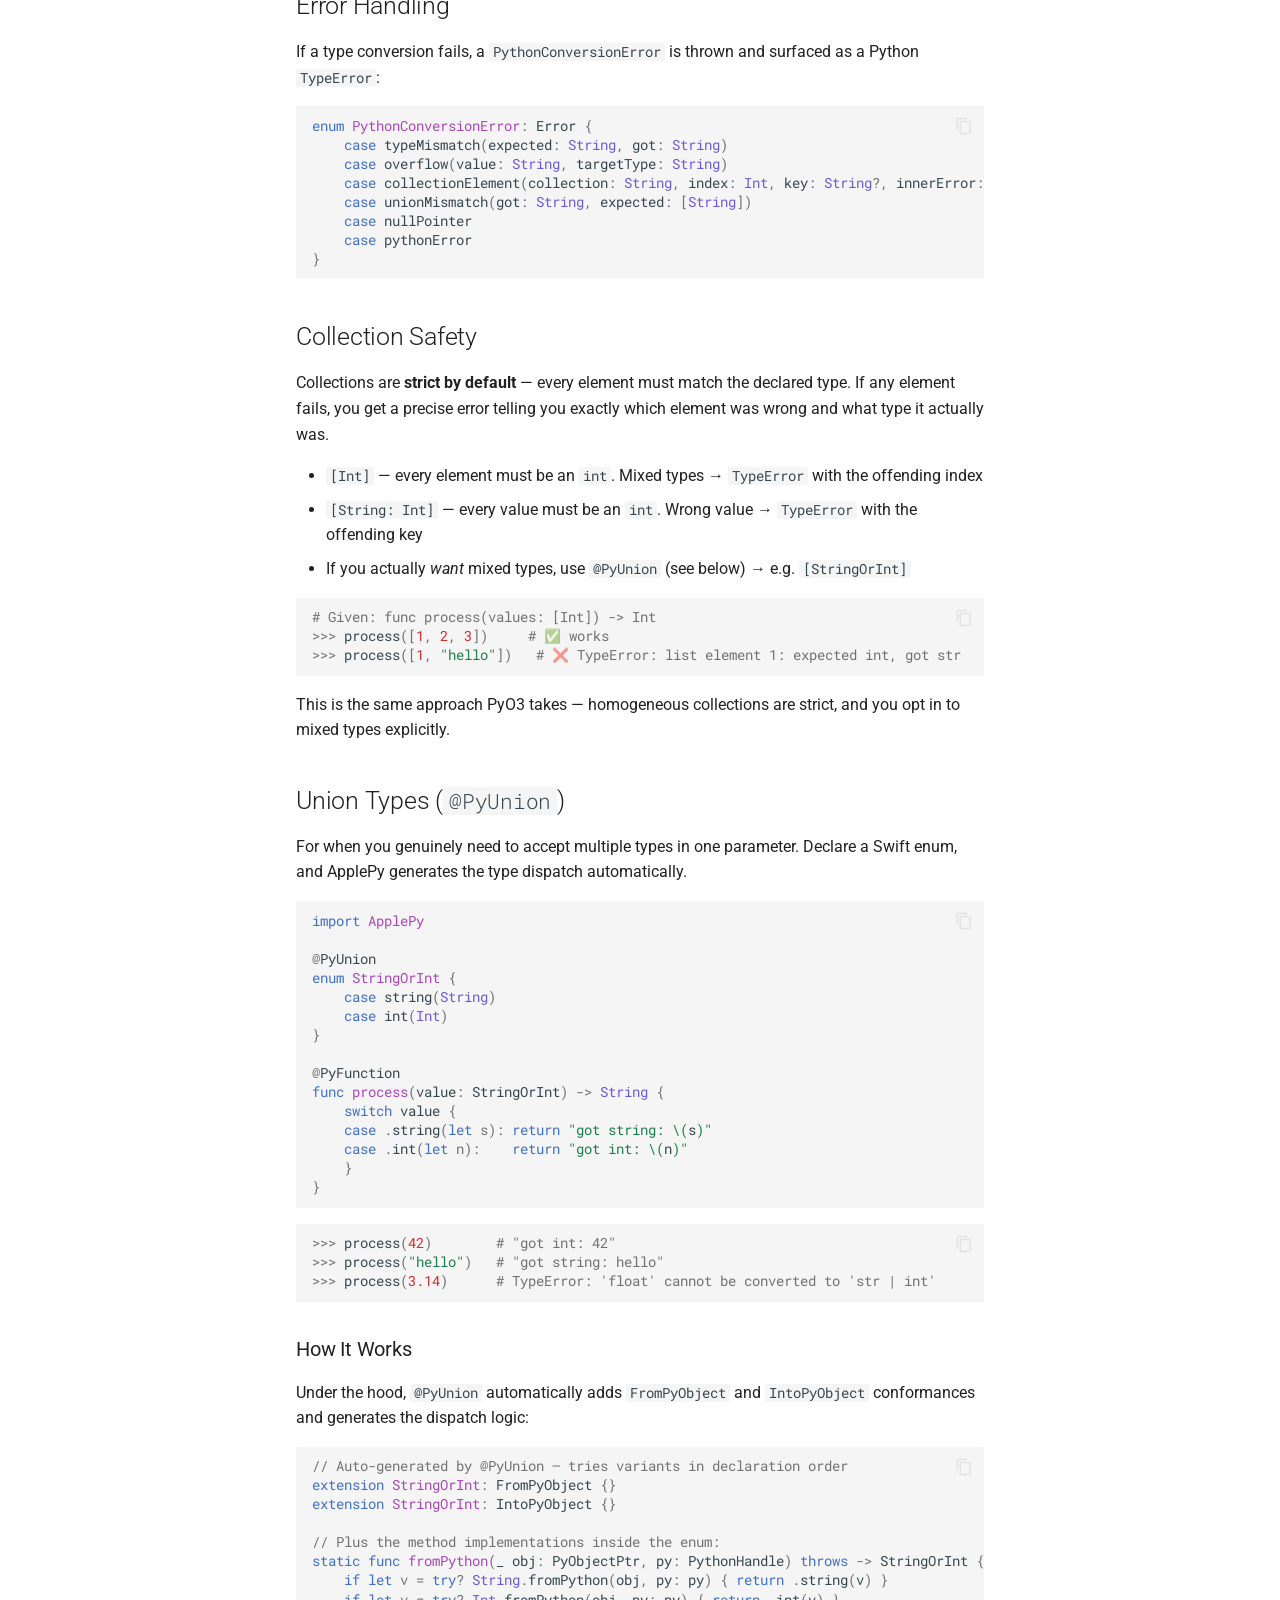
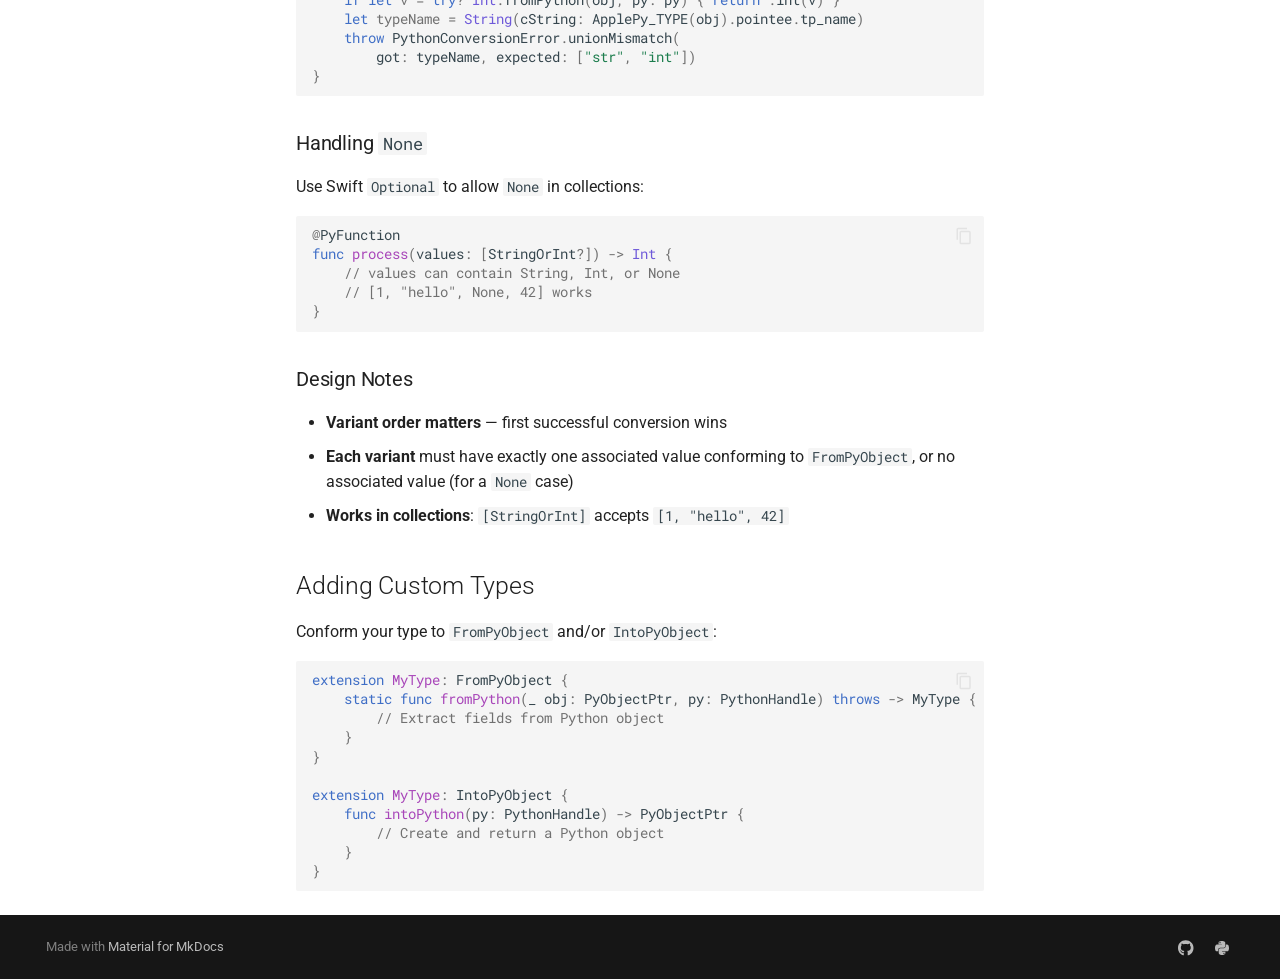
<file: guide/type-conversion/index.html>
<!doctype html>
<html lang="en" class="no-js">
  <head>
    
      <meta charset="utf-8">
      <meta name="viewport" content="width=device-width,initial-scale=1">
      
        <meta name="description" content="Create native Python extensions in Swift">
      
      
      
        <link rel="canonical" href="https://jagtesh.github.io/ApplePy/guide/type-conversion/">
      
      
        <link rel="prev" href="../macros/">
      
      
        <link rel="next" href="../memory-management/">
      
      
      <link rel="icon" href="../../assets/images/favicon.png">
      <meta name="generator" content="mkdocs-1.6.1, mkdocs-material-9.5.49">
    
    
      
        <title>Type Conversion - ApplePy</title>
      
    
    
      <link rel="stylesheet" href="../../assets/stylesheets/main.6f8fc17f.min.css">
      
        
        <link rel="stylesheet" href="../../assets/stylesheets/palette.06af60db.min.css">
      
      


    
    
      
    
    
      
        
        
        <link rel="preconnect" href="https://fonts.gstatic.com" crossorigin>
        <link rel="stylesheet" href="https://fonts.googleapis.com/css?family=Roboto:300,300i,400,400i,700,700i%7CRoboto+Mono:400,400i,700,700i&display=fallback">
        <style>:root{--md-text-font:"Roboto";--md-code-font:"Roboto Mono"}</style>
      
    
    
      <link rel="stylesheet" href="../../assets/extra.css">
    
    <script>__md_scope=new URL("../..",location),__md_hash=e=>[...e].reduce(((e,_)=>(e<<5)-e+_.charCodeAt(0)),0),__md_get=(e,_=localStorage,t=__md_scope)=>JSON.parse(_.getItem(t.pathname+"."+e)),__md_set=(e,_,t=localStorage,a=__md_scope)=>{try{t.setItem(a.pathname+"."+e,JSON.stringify(_))}catch(e){}}</script>
    
      

    
    
    
  </head>
  
  
    
    
      
    
    
    
    
    <body dir="ltr" data-md-color-scheme="default" data-md-color-primary="deep-orange" data-md-color-accent="amber">
  
    
    <input class="md-toggle" data-md-toggle="drawer" type="checkbox" id="__drawer" autocomplete="off">
    <input class="md-toggle" data-md-toggle="search" type="checkbox" id="__search" autocomplete="off">
    <label class="md-overlay" for="__drawer"></label>
    <div data-md-component="skip">
      
        
        <a href="#type-conversion" class="md-skip">
          Skip to content
        </a>
      
    </div>
    <div data-md-component="announce">
      
    </div>
    
    
      

<header class="md-header" data-md-component="header">
  <nav class="md-header__inner md-grid" aria-label="Header">
    <a href="../.." title="ApplePy" class="md-header__button md-logo" aria-label="ApplePy" data-md-component="logo">
      
  
  <svg xmlns="http://www.w3.org/2000/svg" viewBox="0 0 24 24"><path d="M12 8a3 3 0 0 0 3-3 3 3 0 0 0-3-3 3 3 0 0 0-3 3 3 3 0 0 0 3 3m0 3.54C9.64 9.35 6.5 8 3 8v11c3.5 0 6.64 1.35 9 3.54 2.36-2.19 5.5-3.54 9-3.54V8c-3.5 0-6.64 1.35-9 3.54"/></svg>

    </a>
    <label class="md-header__button md-icon" for="__drawer">
      
      <svg xmlns="http://www.w3.org/2000/svg" viewBox="0 0 24 24"><path d="M3 6h18v2H3zm0 5h18v2H3zm0 5h18v2H3z"/></svg>
    </label>
    <div class="md-header__title" data-md-component="header-title">
      <div class="md-header__ellipsis">
        <div class="md-header__topic">
          <span class="md-ellipsis">
            ApplePy
          </span>
        </div>
        <div class="md-header__topic" data-md-component="header-topic">
          <span class="md-ellipsis">
            
              Type Conversion
            
          </span>
        </div>
      </div>
    </div>
    
      
        <form class="md-header__option" data-md-component="palette">
  
    
    
    
    <input class="md-option" data-md-color-media="" data-md-color-scheme="default" data-md-color-primary="deep-orange" data-md-color-accent="amber"  aria-label="Switch to dark mode"  type="radio" name="__palette" id="__palette_0">
    
      <label class="md-header__button md-icon" title="Switch to dark mode" for="__palette_1" hidden>
        <svg xmlns="http://www.w3.org/2000/svg" viewBox="0 0 24 24"><path d="M12 8a4 4 0 0 0-4 4 4 4 0 0 0 4 4 4 4 0 0 0 4-4 4 4 0 0 0-4-4m0 10a6 6 0 0 1-6-6 6 6 0 0 1 6-6 6 6 0 0 1 6 6 6 6 0 0 1-6 6m8-9.31V4h-4.69L12 .69 8.69 4H4v4.69L.69 12 4 15.31V20h4.69L12 23.31 15.31 20H20v-4.69L23.31 12z"/></svg>
      </label>
    
  
    
    
    
    <input class="md-option" data-md-color-media="" data-md-color-scheme="slate" data-md-color-primary="deep-orange" data-md-color-accent="amber"  aria-label="Switch to light mode"  type="radio" name="__palette" id="__palette_1">
    
      <label class="md-header__button md-icon" title="Switch to light mode" for="__palette_0" hidden>
        <svg xmlns="http://www.w3.org/2000/svg" viewBox="0 0 24 24"><path d="M12 18c-.89 0-1.74-.2-2.5-.55C11.56 16.5 13 14.42 13 12s-1.44-4.5-3.5-5.45C10.26 6.2 11.11 6 12 6a6 6 0 0 1 6 6 6 6 0 0 1-6 6m8-9.31V4h-4.69L12 .69 8.69 4H4v4.69L.69 12 4 15.31V20h4.69L12 23.31 15.31 20H20v-4.69L23.31 12z"/></svg>
      </label>
    
  
</form>
      
    
    
      <script>var palette=__md_get("__palette");if(palette&&palette.color){if("(prefers-color-scheme)"===palette.color.media){var media=matchMedia("(prefers-color-scheme: light)"),input=document.querySelector(media.matches?"[data-md-color-media='(prefers-color-scheme: light)']":"[data-md-color-media='(prefers-color-scheme: dark)']");palette.color.media=input.getAttribute("data-md-color-media"),palette.color.scheme=input.getAttribute("data-md-color-scheme"),palette.color.primary=input.getAttribute("data-md-color-primary"),palette.color.accent=input.getAttribute("data-md-color-accent")}for(var[key,value]of Object.entries(palette.color))document.body.setAttribute("data-md-color-"+key,value)}</script>
    
    
    
      <label class="md-header__button md-icon" for="__search">
        
        <svg xmlns="http://www.w3.org/2000/svg" viewBox="0 0 24 24"><path d="M9.5 3A6.5 6.5 0 0 1 16 9.5c0 1.61-.59 3.09-1.56 4.23l.27.27h.79l5 5-1.5 1.5-5-5v-.79l-.27-.27A6.52 6.52 0 0 1 9.5 16 6.5 6.5 0 0 1 3 9.5 6.5 6.5 0 0 1 9.5 3m0 2C7 5 5 7 5 9.5S7 14 9.5 14 14 12 14 9.5 12 5 9.5 5"/></svg>
      </label>
      <div class="md-search" data-md-component="search" role="dialog">
  <label class="md-search__overlay" for="__search"></label>
  <div class="md-search__inner" role="search">
    <form class="md-search__form" name="search">
      <input type="text" class="md-search__input" name="query" aria-label="Search" placeholder="Search" autocapitalize="off" autocorrect="off" autocomplete="off" spellcheck="false" data-md-component="search-query" required>
      <label class="md-search__icon md-icon" for="__search">
        
        <svg xmlns="http://www.w3.org/2000/svg" viewBox="0 0 24 24"><path d="M9.5 3A6.5 6.5 0 0 1 16 9.5c0 1.61-.59 3.09-1.56 4.23l.27.27h.79l5 5-1.5 1.5-5-5v-.79l-.27-.27A6.52 6.52 0 0 1 9.5 16 6.5 6.5 0 0 1 3 9.5 6.5 6.5 0 0 1 9.5 3m0 2C7 5 5 7 5 9.5S7 14 9.5 14 14 12 14 9.5 12 5 9.5 5"/></svg>
        
        <svg xmlns="http://www.w3.org/2000/svg" viewBox="0 0 24 24"><path d="M20 11v2H8l5.5 5.5-1.42 1.42L4.16 12l7.92-7.92L13.5 5.5 8 11z"/></svg>
      </label>
      <nav class="md-search__options" aria-label="Search">
        
        <button type="reset" class="md-search__icon md-icon" title="Clear" aria-label="Clear" tabindex="-1">
          
          <svg xmlns="http://www.w3.org/2000/svg" viewBox="0 0 24 24"><path d="M19 6.41 17.59 5 12 10.59 6.41 5 5 6.41 10.59 12 5 17.59 6.41 19 12 13.41 17.59 19 19 17.59 13.41 12z"/></svg>
        </button>
      </nav>
      
        <div class="md-search__suggest" data-md-component="search-suggest"></div>
      
    </form>
    <div class="md-search__output">
      <div class="md-search__scrollwrap" tabindex="0" data-md-scrollfix>
        <div class="md-search-result" data-md-component="search-result">
          <div class="md-search-result__meta">
            Initializing search
          </div>
          <ol class="md-search-result__list" role="presentation"></ol>
        </div>
      </div>
    </div>
  </div>
</div>
    
    
      <div class="md-header__source">
        <a href="https://github.com/jagtesh/ApplePy" title="Go to repository" class="md-source" data-md-component="source">
  <div class="md-source__icon md-icon">
    
    <svg xmlns="http://www.w3.org/2000/svg" viewBox="0 0 496 512"><!--! Font Awesome Free 6.7.1 by @fontawesome - https://fontawesome.com License - https://fontawesome.com/license/free (Icons: CC BY 4.0, Fonts: SIL OFL 1.1, Code: MIT License) Copyright 2024 Fonticons, Inc.--><path d="M165.9 397.4c0 2-2.3 3.6-5.2 3.6-3.3.3-5.6-1.3-5.6-3.6 0-2 2.3-3.6 5.2-3.6 3-.3 5.6 1.3 5.6 3.6m-31.1-4.5c-.7 2 1.3 4.3 4.3 4.9 2.6 1 5.6 0 6.2-2s-1.3-4.3-4.3-5.2c-2.6-.7-5.5.3-6.2 2.3m44.2-1.7c-2.9.7-4.9 2.6-4.6 4.9.3 2 2.9 3.3 5.9 2.6 2.9-.7 4.9-2.6 4.6-4.6-.3-1.9-3-3.2-5.9-2.9M244.8 8C106.1 8 0 113.3 0 252c0 110.9 69.8 205.8 169.5 239.2 12.8 2.3 17.3-5.6 17.3-12.1 0-6.2-.3-40.4-.3-61.4 0 0-70 15-84.7-29.8 0 0-11.4-29.1-27.8-36.6 0 0-22.9-15.7 1.6-15.4 0 0 24.9 2 38.6 25.8 21.9 38.6 58.6 27.5 72.9 20.9 2.3-16 8.8-27.1 16-33.7-55.9-6.2-112.3-14.3-112.3-110.5 0-27.5 7.6-41.3 23.6-58.9-2.6-6.5-11.1-33.3 2.6-67.9 20.9-6.5 69 27 69 27 20-5.6 41.5-8.5 62.8-8.5s42.8 2.9 62.8 8.5c0 0 48.1-33.6 69-27 13.7 34.7 5.2 61.4 2.6 67.9 16 17.7 25.8 31.5 25.8 58.9 0 96.5-58.9 104.2-114.8 110.5 9.2 7.9 17 22.9 17 46.4 0 33.7-.3 75.4-.3 83.6 0 6.5 4.6 14.4 17.3 12.1C428.2 457.8 496 362.9 496 252 496 113.3 383.5 8 244.8 8M97.2 352.9c-1.3 1-1 3.3.7 5.2 1.6 1.6 3.9 2.3 5.2 1 1.3-1 1-3.3-.7-5.2-1.6-1.6-3.9-2.3-5.2-1m-10.8-8.1c-.7 1.3.3 2.9 2.3 3.9 1.6 1 3.6.7 4.3-.7.7-1.3-.3-2.9-2.3-3.9-2-.6-3.6-.3-4.3.7m32.4 35.6c-1.6 1.3-1 4.3 1.3 6.2 2.3 2.3 5.2 2.6 6.5 1 1.3-1.3.7-4.3-1.3-6.2-2.2-2.3-5.2-2.6-6.5-1m-11.4-14.7c-1.6 1-1.6 3.6 0 5.9s4.3 3.3 5.6 2.3c1.6-1.3 1.6-3.9 0-6.2-1.4-2.3-4-3.3-5.6-2"/></svg>
  </div>
  <div class="md-source__repository">
    jagtesh/ApplePy
  </div>
</a>
      </div>
    
  </nav>
  
</header>
    
    <div class="md-container" data-md-component="container">
      
      
        
          
            
<nav class="md-tabs" aria-label="Tabs" data-md-component="tabs">
  <div class="md-grid">
    <ul class="md-tabs__list">
      
        
  
  
  
    <li class="md-tabs__item">
      <a href="../.." class="md-tabs__link">
        
  
    
  
  Home

      </a>
    </li>
  

      
        
  
  
  
    <li class="md-tabs__item">
      <a href="../../quickstart/" class="md-tabs__link">
        
  
    
  
  Quickstart

      </a>
    </li>
  

      
        
  
  
  
    <li class="md-tabs__item">
      <a href="../../getting-started/" class="md-tabs__link">
        
  
    
  
  Getting Started

      </a>
    </li>
  

      
        
  
  
    
  
  
    
    
      <li class="md-tabs__item md-tabs__item--active">
        <a href="../macros/" class="md-tabs__link">
          
  
  Guide

        </a>
      </li>
    
  

      
        
  
  
  
    
    
      <li class="md-tabs__item">
        <a href="../../examples/" class="md-tabs__link">
          
  
  Examples

        </a>
      </li>
    
  

      
        
  
  
  
    <li class="md-tabs__item">
      <a href="../../comparison/" class="md-tabs__link">
        
  
    
  
  vs PyO3

      </a>
    </li>
  

      
    </ul>
  </div>
</nav>
          
        
      
      <main class="md-main" data-md-component="main">
        <div class="md-main__inner md-grid">
          
            
              
              <div class="md-sidebar md-sidebar--primary" data-md-component="sidebar" data-md-type="navigation" >
                <div class="md-sidebar__scrollwrap">
                  <div class="md-sidebar__inner">
                    


  


<nav class="md-nav md-nav--primary md-nav--lifted" aria-label="Navigation" data-md-level="0">
  <label class="md-nav__title" for="__drawer">
    <a href="../.." title="ApplePy" class="md-nav__button md-logo" aria-label="ApplePy" data-md-component="logo">
      
  
  <svg xmlns="http://www.w3.org/2000/svg" viewBox="0 0 24 24"><path d="M12 8a3 3 0 0 0 3-3 3 3 0 0 0-3-3 3 3 0 0 0-3 3 3 3 0 0 0 3 3m0 3.54C9.64 9.35 6.5 8 3 8v11c3.5 0 6.64 1.35 9 3.54 2.36-2.19 5.5-3.54 9-3.54V8c-3.5 0-6.64 1.35-9 3.54"/></svg>

    </a>
    ApplePy
  </label>
  
    <div class="md-nav__source">
      <a href="https://github.com/jagtesh/ApplePy" title="Go to repository" class="md-source" data-md-component="source">
  <div class="md-source__icon md-icon">
    
    <svg xmlns="http://www.w3.org/2000/svg" viewBox="0 0 496 512"><!--! Font Awesome Free 6.7.1 by @fontawesome - https://fontawesome.com License - https://fontawesome.com/license/free (Icons: CC BY 4.0, Fonts: SIL OFL 1.1, Code: MIT License) Copyright 2024 Fonticons, Inc.--><path d="M165.9 397.4c0 2-2.3 3.6-5.2 3.6-3.3.3-5.6-1.3-5.6-3.6 0-2 2.3-3.6 5.2-3.6 3-.3 5.6 1.3 5.6 3.6m-31.1-4.5c-.7 2 1.3 4.3 4.3 4.9 2.6 1 5.6 0 6.2-2s-1.3-4.3-4.3-5.2c-2.6-.7-5.5.3-6.2 2.3m44.2-1.7c-2.9.7-4.9 2.6-4.6 4.9.3 2 2.9 3.3 5.9 2.6 2.9-.7 4.9-2.6 4.6-4.6-.3-1.9-3-3.2-5.9-2.9M244.8 8C106.1 8 0 113.3 0 252c0 110.9 69.8 205.8 169.5 239.2 12.8 2.3 17.3-5.6 17.3-12.1 0-6.2-.3-40.4-.3-61.4 0 0-70 15-84.7-29.8 0 0-11.4-29.1-27.8-36.6 0 0-22.9-15.7 1.6-15.4 0 0 24.9 2 38.6 25.8 21.9 38.6 58.6 27.5 72.9 20.9 2.3-16 8.8-27.1 16-33.7-55.9-6.2-112.3-14.3-112.3-110.5 0-27.5 7.6-41.3 23.6-58.9-2.6-6.5-11.1-33.3 2.6-67.9 20.9-6.5 69 27 69 27 20-5.6 41.5-8.5 62.8-8.5s42.8 2.9 62.8 8.5c0 0 48.1-33.6 69-27 13.7 34.7 5.2 61.4 2.6 67.9 16 17.7 25.8 31.5 25.8 58.9 0 96.5-58.9 104.2-114.8 110.5 9.2 7.9 17 22.9 17 46.4 0 33.7-.3 75.4-.3 83.6 0 6.5 4.6 14.4 17.3 12.1C428.2 457.8 496 362.9 496 252 496 113.3 383.5 8 244.8 8M97.2 352.9c-1.3 1-1 3.3.7 5.2 1.6 1.6 3.9 2.3 5.2 1 1.3-1 1-3.3-.7-5.2-1.6-1.6-3.9-2.3-5.2-1m-10.8-8.1c-.7 1.3.3 2.9 2.3 3.9 1.6 1 3.6.7 4.3-.7.7-1.3-.3-2.9-2.3-3.9-2-.6-3.6-.3-4.3.7m32.4 35.6c-1.6 1.3-1 4.3 1.3 6.2 2.3 2.3 5.2 2.6 6.5 1 1.3-1.3.7-4.3-1.3-6.2-2.2-2.3-5.2-2.6-6.5-1m-11.4-14.7c-1.6 1-1.6 3.6 0 5.9s4.3 3.3 5.6 2.3c1.6-1.3 1.6-3.9 0-6.2-1.4-2.3-4-3.3-5.6-2"/></svg>
  </div>
  <div class="md-source__repository">
    jagtesh/ApplePy
  </div>
</a>
    </div>
  
  <ul class="md-nav__list" data-md-scrollfix>
    
      
      
  
  
  
  
    <li class="md-nav__item">
      <a href="../.." class="md-nav__link">
        
  
  <span class="md-ellipsis">
    Home
  </span>
  

      </a>
    </li>
  

    
      
      
  
  
  
  
    <li class="md-nav__item">
      <a href="../../quickstart/" class="md-nav__link">
        
  
  <span class="md-ellipsis">
    Quickstart
  </span>
  

      </a>
    </li>
  

    
      
      
  
  
  
  
    <li class="md-nav__item">
      <a href="../../getting-started/" class="md-nav__link">
        
  
  <span class="md-ellipsis">
    Getting Started
  </span>
  

      </a>
    </li>
  

    
      
      
  
  
    
  
  
  
    
    
    
      
        
        
      
      
        
      
    
    
    <li class="md-nav__item md-nav__item--active md-nav__item--section md-nav__item--nested">
      
        
        
        <input class="md-nav__toggle md-toggle " type="checkbox" id="__nav_4" checked>
        
          
          <label class="md-nav__link" for="__nav_4" id="__nav_4_label" tabindex="">
            
  
  <span class="md-ellipsis">
    Guide
  </span>
  

            <span class="md-nav__icon md-icon"></span>
          </label>
        
        <nav class="md-nav" data-md-level="1" aria-labelledby="__nav_4_label" aria-expanded="true">
          <label class="md-nav__title" for="__nav_4">
            <span class="md-nav__icon md-icon"></span>
            Guide
          </label>
          <ul class="md-nav__list" data-md-scrollfix>
            
              
                
  
  
  
  
    <li class="md-nav__item">
      <a href="../macros/" class="md-nav__link">
        
  
  <span class="md-ellipsis">
    Macros Reference
  </span>
  

      </a>
    </li>
  

              
            
              
                
  
  
    
  
  
  
    <li class="md-nav__item md-nav__item--active">
      
      <input class="md-nav__toggle md-toggle" type="checkbox" id="__toc">
      
      
        
      
      
        <label class="md-nav__link md-nav__link--active" for="__toc">
          
  
  <span class="md-ellipsis">
    Type Conversion
  </span>
  

          <span class="md-nav__icon md-icon"></span>
        </label>
      
      <a href="./" class="md-nav__link md-nav__link--active">
        
  
  <span class="md-ellipsis">
    Type Conversion
  </span>
  

      </a>
      
        

<nav class="md-nav md-nav--secondary" aria-label="Table of contents">
  
  
  
    
  
  
    <label class="md-nav__title" for="__toc">
      <span class="md-nav__icon md-icon"></span>
      Table of contents
    </label>
    <ul class="md-nav__list" data-md-component="toc" data-md-scrollfix>
      
        <li class="md-nav__item">
  <a href="#type-mapping" class="md-nav__link">
    <span class="md-ellipsis">
      Type Mapping
    </span>
  </a>
  
</li>
      
        <li class="md-nav__item">
  <a href="#cpython-apis-used" class="md-nav__link">
    <span class="md-ellipsis">
      CPython APIs Used
    </span>
  </a>
  
</li>
      
        <li class="md-nav__item">
  <a href="#error-handling" class="md-nav__link">
    <span class="md-ellipsis">
      Error Handling
    </span>
  </a>
  
</li>
      
        <li class="md-nav__item">
  <a href="#collection-safety" class="md-nav__link">
    <span class="md-ellipsis">
      Collection Safety
    </span>
  </a>
  
</li>
      
        <li class="md-nav__item">
  <a href="#union-types-pyunion" class="md-nav__link">
    <span class="md-ellipsis">
      Union Types (@PyUnion)
    </span>
  </a>
  
    <nav class="md-nav" aria-label="Union Types (@PyUnion)">
      <ul class="md-nav__list">
        
          <li class="md-nav__item">
  <a href="#how-it-works" class="md-nav__link">
    <span class="md-ellipsis">
      How It Works
    </span>
  </a>
  
</li>
        
          <li class="md-nav__item">
  <a href="#handling-none" class="md-nav__link">
    <span class="md-ellipsis">
      Handling None
    </span>
  </a>
  
</li>
        
          <li class="md-nav__item">
  <a href="#design-notes" class="md-nav__link">
    <span class="md-ellipsis">
      Design Notes
    </span>
  </a>
  
</li>
        
      </ul>
    </nav>
  
</li>
      
        <li class="md-nav__item">
  <a href="#adding-custom-types" class="md-nav__link">
    <span class="md-ellipsis">
      Adding Custom Types
    </span>
  </a>
  
</li>
      
    </ul>
  
</nav>
      
    </li>
  

              
            
              
                
  
  
  
  
    <li class="md-nav__item">
      <a href="../memory-management/" class="md-nav__link">
        
  
  <span class="md-ellipsis">
    Memory Management
  </span>
  

      </a>
    </li>
  

              
            
              
                
  
  
  
  
    <li class="md-nav__item">
      <a href="../building/" class="md-nav__link">
        
  
  <span class="md-ellipsis">
    Building & Packaging
  </span>
  

      </a>
    </li>
  

              
            
          </ul>
        </nav>
      
    </li>
  

    
      
      
  
  
  
  
    
    
    
      
      
        
      
    
    
    <li class="md-nav__item md-nav__item--nested">
      
        
        
        <input class="md-nav__toggle md-toggle " type="checkbox" id="__nav_5" >
        
          
          <label class="md-nav__link" for="__nav_5" id="__nav_5_label" tabindex="0">
            
  
  <span class="md-ellipsis">
    Examples
  </span>
  

            <span class="md-nav__icon md-icon"></span>
          </label>
        
        <nav class="md-nav" data-md-level="1" aria-labelledby="__nav_5_label" aria-expanded="false">
          <label class="md-nav__title" for="__nav_5">
            <span class="md-nav__icon md-icon"></span>
            Examples
          </label>
          <ul class="md-nav__list" data-md-scrollfix>
            
              
                
  
  
  
  
    <li class="md-nav__item">
      <a href="../../examples/" class="md-nav__link">
        
  
  <span class="md-ellipsis">
    Overview
  </span>
  

      </a>
    </li>
  

              
            
              
                
  
  
  
  
    <li class="md-nav__item">
      <a href="../../examples/swiftkeychain/" class="md-nav__link">
        
  
  <span class="md-ellipsis">
    SwiftKeychain
  </span>
  

      </a>
    </li>
  

              
            
              
                
  
  
  
  
    <li class="md-nav__item">
      <a href="../../examples/pynatural/" class="md-nav__link">
        
  
  <span class="md-ellipsis">
    PyNatural
  </span>
  

      </a>
    </li>
  

              
            
              
                
  
  
  
  
    <li class="md-nav__item">
      <a href="../../examples/pycoreml/" class="md-nav__link">
        
  
  <span class="md-ellipsis">
    PyCoreML
  </span>
  

      </a>
    </li>
  

              
            
          </ul>
        </nav>
      
    </li>
  

    
      
      
  
  
  
  
    <li class="md-nav__item">
      <a href="../../comparison/" class="md-nav__link">
        
  
  <span class="md-ellipsis">
    vs PyO3
  </span>
  

      </a>
    </li>
  

    
  </ul>
</nav>
                  </div>
                </div>
              </div>
            
            
              
              <div class="md-sidebar md-sidebar--secondary" data-md-component="sidebar" data-md-type="toc" >
                <div class="md-sidebar__scrollwrap">
                  <div class="md-sidebar__inner">
                    

<nav class="md-nav md-nav--secondary" aria-label="Table of contents">
  
  
  
    
  
  
    <label class="md-nav__title" for="__toc">
      <span class="md-nav__icon md-icon"></span>
      Table of contents
    </label>
    <ul class="md-nav__list" data-md-component="toc" data-md-scrollfix>
      
        <li class="md-nav__item">
  <a href="#type-mapping" class="md-nav__link">
    <span class="md-ellipsis">
      Type Mapping
    </span>
  </a>
  
</li>
      
        <li class="md-nav__item">
  <a href="#cpython-apis-used" class="md-nav__link">
    <span class="md-ellipsis">
      CPython APIs Used
    </span>
  </a>
  
</li>
      
        <li class="md-nav__item">
  <a href="#error-handling" class="md-nav__link">
    <span class="md-ellipsis">
      Error Handling
    </span>
  </a>
  
</li>
      
        <li class="md-nav__item">
  <a href="#collection-safety" class="md-nav__link">
    <span class="md-ellipsis">
      Collection Safety
    </span>
  </a>
  
</li>
      
        <li class="md-nav__item">
  <a href="#union-types-pyunion" class="md-nav__link">
    <span class="md-ellipsis">
      Union Types (@PyUnion)
    </span>
  </a>
  
    <nav class="md-nav" aria-label="Union Types (@PyUnion)">
      <ul class="md-nav__list">
        
          <li class="md-nav__item">
  <a href="#how-it-works" class="md-nav__link">
    <span class="md-ellipsis">
      How It Works
    </span>
  </a>
  
</li>
        
          <li class="md-nav__item">
  <a href="#handling-none" class="md-nav__link">
    <span class="md-ellipsis">
      Handling None
    </span>
  </a>
  
</li>
        
          <li class="md-nav__item">
  <a href="#design-notes" class="md-nav__link">
    <span class="md-ellipsis">
      Design Notes
    </span>
  </a>
  
</li>
        
      </ul>
    </nav>
  
</li>
      
        <li class="md-nav__item">
  <a href="#adding-custom-types" class="md-nav__link">
    <span class="md-ellipsis">
      Adding Custom Types
    </span>
  </a>
  
</li>
      
    </ul>
  
</nav>
                  </div>
                </div>
              </div>
            
          
          
            <div class="md-content" data-md-component="content">
              <article class="md-content__inner md-typeset">
                
                  

  
  


<h1 id="type-conversion">Type Conversion</h1>
<p>ApplePy automatically converts between Swift and Python types using two protocols:</p>
<div class="highlight"><pre><span></span><code><a id="__codelineno-0-1" name="__codelineno-0-1" href="#__codelineno-0-1"></a><span class="kd">protocol</span><span class="w"> </span><span class="nc">FromPyObject</span><span class="w"> </span><span class="p">{</span>
<a id="__codelineno-0-2" name="__codelineno-0-2" href="#__codelineno-0-2"></a><span class="w">    </span><span class="kd">static</span><span class="w"> </span><span class="kd">func</span><span class="w"> </span><span class="nf">fromPython</span><span class="p">(</span><span class="kc">_</span><span class="w"> </span><span class="n">obj</span><span class="p">:</span><span class="w"> </span><span class="n">PyObjectPtr</span><span class="p">,</span><span class="w"> </span><span class="n">py</span><span class="p">:</span><span class="w"> </span><span class="n">PythonHandle</span><span class="p">)</span><span class="w"> </span><span class="kr">throws</span><span class="w"> </span><span class="p">-&gt;</span><span class="w"> </span><span class="kc">Self</span>
<a id="__codelineno-0-3" name="__codelineno-0-3" href="#__codelineno-0-3"></a><span class="p">}</span>
<a id="__codelineno-0-4" name="__codelineno-0-4" href="#__codelineno-0-4"></a>
<a id="__codelineno-0-5" name="__codelineno-0-5" href="#__codelineno-0-5"></a><span class="kd">protocol</span><span class="w"> </span><span class="nc">IntoPyObject</span><span class="w"> </span><span class="p">{</span>
<a id="__codelineno-0-6" name="__codelineno-0-6" href="#__codelineno-0-6"></a><span class="w">    </span><span class="kd">func</span><span class="w"> </span><span class="nf">intoPython</span><span class="p">(</span><span class="n">py</span><span class="p">:</span><span class="w"> </span><span class="n">PythonHandle</span><span class="p">)</span><span class="w"> </span><span class="p">-&gt;</span><span class="w"> </span><span class="n">PyObjectPtr</span>
<a id="__codelineno-0-7" name="__codelineno-0-7" href="#__codelineno-0-7"></a><span class="p">}</span>
</code></pre></div>
<h2 id="type-mapping">Type Mapping</h2>
<table>
<thead>
<tr>
<th>Swift Type</th>
<th>Python Type</th>
<th>Direction</th>
</tr>
</thead>
<tbody>
<tr>
<td><code>Int</code></td>
<td><code>int</code></td>
<td>↔</td>
</tr>
<tr>
<td><code>Double</code></td>
<td><code>float</code></td>
<td>↔</td>
</tr>
<tr>
<td><code>Float</code></td>
<td><code>float</code></td>
<td>↔ (loses precision)</td>
</tr>
<tr>
<td><code>Bool</code></td>
<td><code>bool</code></td>
<td>↔</td>
</tr>
<tr>
<td><code>String</code></td>
<td><code>str</code></td>
<td>↔</td>
</tr>
<tr>
<td><code>Array&lt;T&gt;</code></td>
<td><code>list</code></td>
<td>↔ (elements must conform)</td>
</tr>
<tr>
<td><code>Dictionary&lt;K,V&gt;</code></td>
<td><code>dict</code></td>
<td>↔ (keys/values must conform)</td>
</tr>
<tr>
<td><code>Optional&lt;T&gt;</code></td>
<td><code>T</code> or <code>None</code></td>
<td>↔</td>
</tr>
</tbody>
</table>
<h2 id="cpython-apis-used">CPython APIs Used</h2>
<table>
<thead>
<tr>
<th>Conversion</th>
<th>CPython Function</th>
</tr>
</thead>
<tbody>
<tr>
<td>Swift <code>Int</code> → Python</td>
<td><code>PyLong_FromLongLong</code></td>
</tr>
<tr>
<td>Python → Swift <code>Int</code></td>
<td><code>PyLong_AsLongLong</code></td>
</tr>
<tr>
<td>Swift <code>Double</code> → Python</td>
<td><code>PyFloat_FromDouble</code></td>
</tr>
<tr>
<td>Python → Swift <code>Double</code></td>
<td><code>PyFloat_AsDouble</code></td>
</tr>
<tr>
<td>Swift <code>Bool</code> → Python</td>
<td><code>PyBool_FromLong</code></td>
</tr>
<tr>
<td>Python → Swift <code>Bool</code></td>
<td><code>PyObject_IsTrue</code></td>
</tr>
<tr>
<td>Swift <code>String</code> → Python</td>
<td><code>PyUnicode_FromString</code></td>
</tr>
<tr>
<td>Python → Swift <code>String</code></td>
<td><code>PyUnicode_AsUTF8</code></td>
</tr>
<tr>
<td>Swift <code>Array</code> → Python</td>
<td><code>PyList_New</code> + <code>PyList_SetItem</code></td>
</tr>
<tr>
<td>Python → Swift <code>Array</code></td>
<td><code>PyList_Size</code> + <code>PyList_GetItem</code></td>
</tr>
</tbody>
</table>
<h2 id="error-handling">Error Handling</h2>
<p>If a type conversion fails, a <code>PythonConversionError</code> is thrown and surfaced as a Python <code>TypeError</code>:</p>
<div class="highlight"><pre><span></span><code><a id="__codelineno-1-1" name="__codelineno-1-1" href="#__codelineno-1-1"></a><span class="kd">enum</span><span class="w"> </span><span class="nc">PythonConversionError</span><span class="p">:</span><span class="w"> </span><span class="n">Error</span><span class="w"> </span><span class="p">{</span>
<a id="__codelineno-1-2" name="__codelineno-1-2" href="#__codelineno-1-2"></a><span class="w">    </span><span class="k">case</span><span class="w"> </span><span class="n">typeMismatch</span><span class="p">(</span><span class="n">expected</span><span class="p">:</span><span class="w"> </span><span class="nb">String</span><span class="p">,</span><span class="w"> </span><span class="n">got</span><span class="p">:</span><span class="w"> </span><span class="nb">String</span><span class="p">)</span>
<a id="__codelineno-1-3" name="__codelineno-1-3" href="#__codelineno-1-3"></a><span class="w">    </span><span class="k">case</span><span class="w"> </span><span class="n">overflow</span><span class="p">(</span><span class="n">value</span><span class="p">:</span><span class="w"> </span><span class="nb">String</span><span class="p">,</span><span class="w"> </span><span class="n">targetType</span><span class="p">:</span><span class="w"> </span><span class="nb">String</span><span class="p">)</span>
<a id="__codelineno-1-4" name="__codelineno-1-4" href="#__codelineno-1-4"></a><span class="w">    </span><span class="k">case</span><span class="w"> </span><span class="n">collectionElement</span><span class="p">(</span><span class="n">collection</span><span class="p">:</span><span class="w"> </span><span class="nb">String</span><span class="p">,</span><span class="w"> </span><span class="n">index</span><span class="p">:</span><span class="w"> </span><span class="nb">Int</span><span class="p">,</span><span class="w"> </span><span class="n">key</span><span class="p">:</span><span class="w"> </span><span class="nb">String</span><span class="p">?,</span><span class="w"> </span><span class="n">innerError</span><span class="p">:</span><span class="w"> </span><span class="n">Error</span><span class="p">)</span>
<a id="__codelineno-1-5" name="__codelineno-1-5" href="#__codelineno-1-5"></a><span class="w">    </span><span class="k">case</span><span class="w"> </span><span class="n">unionMismatch</span><span class="p">(</span><span class="n">got</span><span class="p">:</span><span class="w"> </span><span class="nb">String</span><span class="p">,</span><span class="w"> </span><span class="n">expected</span><span class="p">:</span><span class="w"> </span><span class="p">[</span><span class="nb">String</span><span class="p">])</span>
<a id="__codelineno-1-6" name="__codelineno-1-6" href="#__codelineno-1-6"></a><span class="w">    </span><span class="k">case</span><span class="w"> </span><span class="n">nullPointer</span>
<a id="__codelineno-1-7" name="__codelineno-1-7" href="#__codelineno-1-7"></a><span class="w">    </span><span class="k">case</span><span class="w"> </span><span class="n">pythonError</span>
<a id="__codelineno-1-8" name="__codelineno-1-8" href="#__codelineno-1-8"></a><span class="p">}</span>
</code></pre></div>
<h2 id="collection-safety">Collection Safety</h2>
<p>Collections are <strong>strict by default</strong> — every element must match the declared type. If any element fails, you get a precise error telling you exactly which element was wrong and what type it actually was.</p>
<ul>
<li><code>[Int]</code> — every element must be an <code>int</code>. Mixed types → <code>TypeError</code> with the offending index</li>
<li><code>[String: Int]</code> — every value must be an <code>int</code>. Wrong value → <code>TypeError</code> with the offending key</li>
<li>If you actually <em>want</em> mixed types, use <code>@PyUnion</code> (see below) → e.g. <code>[StringOrInt]</code></li>
</ul>
<div class="highlight"><pre><span></span><code><a id="__codelineno-2-1" name="__codelineno-2-1" href="#__codelineno-2-1"></a><span class="c1"># Given: func process(values: [Int]) -&gt; Int</span>
<a id="__codelineno-2-2" name="__codelineno-2-2" href="#__codelineno-2-2"></a><span class="o">&gt;&gt;&gt;</span> <span class="n">process</span><span class="p">([</span><span class="mi">1</span><span class="p">,</span> <span class="mi">2</span><span class="p">,</span> <span class="mi">3</span><span class="p">])</span>     <span class="c1"># ✅ works</span>
<a id="__codelineno-2-3" name="__codelineno-2-3" href="#__codelineno-2-3"></a><span class="o">&gt;&gt;&gt;</span> <span class="n">process</span><span class="p">([</span><span class="mi">1</span><span class="p">,</span> <span class="s2">&quot;hello&quot;</span><span class="p">])</span>   <span class="c1"># ❌ TypeError: list element 1: expected int, got str</span>
</code></pre></div>
<p>This is the same approach PyO3 takes — homogeneous collections are strict, and you opt in to mixed types explicitly.</p>
<h2 id="union-types-pyunion">Union Types (<code>@PyUnion</code>)</h2>
<p>For when you genuinely need to accept multiple types in one parameter. Declare a Swift enum, and ApplePy generates the type dispatch automatically.</p>
<div class="highlight"><pre><span></span><code><a id="__codelineno-3-1" name="__codelineno-3-1" href="#__codelineno-3-1"></a><span class="kd">import</span><span class="w"> </span><span class="nc">ApplePy</span>
<a id="__codelineno-3-2" name="__codelineno-3-2" href="#__codelineno-3-2"></a>
<a id="__codelineno-3-3" name="__codelineno-3-3" href="#__codelineno-3-3"></a><span class="p">@</span><span class="n">PyUnion</span>
<a id="__codelineno-3-4" name="__codelineno-3-4" href="#__codelineno-3-4"></a><span class="kd">enum</span><span class="w"> </span><span class="nc">StringOrInt</span><span class="w"> </span><span class="p">{</span>
<a id="__codelineno-3-5" name="__codelineno-3-5" href="#__codelineno-3-5"></a><span class="w">    </span><span class="k">case</span><span class="w"> </span><span class="n">string</span><span class="p">(</span><span class="nb">String</span><span class="p">)</span>
<a id="__codelineno-3-6" name="__codelineno-3-6" href="#__codelineno-3-6"></a><span class="w">    </span><span class="k">case</span><span class="w"> </span><span class="n">int</span><span class="p">(</span><span class="nb">Int</span><span class="p">)</span>
<a id="__codelineno-3-7" name="__codelineno-3-7" href="#__codelineno-3-7"></a><span class="p">}</span>
<a id="__codelineno-3-8" name="__codelineno-3-8" href="#__codelineno-3-8"></a>
<a id="__codelineno-3-9" name="__codelineno-3-9" href="#__codelineno-3-9"></a><span class="p">@</span><span class="n">PyFunction</span>
<a id="__codelineno-3-10" name="__codelineno-3-10" href="#__codelineno-3-10"></a><span class="kd">func</span><span class="w"> </span><span class="nf">process</span><span class="p">(</span><span class="n">value</span><span class="p">:</span><span class="w"> </span><span class="n">StringOrInt</span><span class="p">)</span><span class="w"> </span><span class="p">-&gt;</span><span class="w"> </span><span class="nb">String</span><span class="w"> </span><span class="p">{</span>
<a id="__codelineno-3-11" name="__codelineno-3-11" href="#__codelineno-3-11"></a><span class="w">    </span><span class="k">switch</span><span class="w"> </span><span class="n">value</span><span class="w"> </span><span class="p">{</span>
<a id="__codelineno-3-12" name="__codelineno-3-12" href="#__codelineno-3-12"></a><span class="w">    </span><span class="k">case</span><span class="w"> </span><span class="p">.</span><span class="n">string</span><span class="p">(</span><span class="kd">let</span><span class="w"> </span><span class="nv">s</span><span class="p">):</span><span class="w"> </span><span class="k">return</span><span class="w"> </span><span class="s">&quot;got string: </span><span class="si">\(</span><span class="n">s</span><span class="si">)</span><span class="s">&quot;</span>
<a id="__codelineno-3-13" name="__codelineno-3-13" href="#__codelineno-3-13"></a><span class="w">    </span><span class="k">case</span><span class="w"> </span><span class="p">.</span><span class="n">int</span><span class="p">(</span><span class="kd">let</span><span class="w"> </span><span class="nv">n</span><span class="p">):</span><span class="w">    </span><span class="k">return</span><span class="w"> </span><span class="s">&quot;got int: </span><span class="si">\(</span><span class="n">n</span><span class="si">)</span><span class="s">&quot;</span>
<a id="__codelineno-3-14" name="__codelineno-3-14" href="#__codelineno-3-14"></a><span class="w">    </span><span class="p">}</span>
<a id="__codelineno-3-15" name="__codelineno-3-15" href="#__codelineno-3-15"></a><span class="p">}</span>
</code></pre></div>
<div class="highlight"><pre><span></span><code><a id="__codelineno-4-1" name="__codelineno-4-1" href="#__codelineno-4-1"></a><span class="o">&gt;&gt;&gt;</span> <span class="n">process</span><span class="p">(</span><span class="mi">42</span><span class="p">)</span>        <span class="c1"># &quot;got int: 42&quot;</span>
<a id="__codelineno-4-2" name="__codelineno-4-2" href="#__codelineno-4-2"></a><span class="o">&gt;&gt;&gt;</span> <span class="n">process</span><span class="p">(</span><span class="s2">&quot;hello&quot;</span><span class="p">)</span>   <span class="c1"># &quot;got string: hello&quot;</span>
<a id="__codelineno-4-3" name="__codelineno-4-3" href="#__codelineno-4-3"></a><span class="o">&gt;&gt;&gt;</span> <span class="n">process</span><span class="p">(</span><span class="mf">3.14</span><span class="p">)</span>      <span class="c1"># TypeError: &#39;float&#39; cannot be converted to &#39;str | int&#39;</span>
</code></pre></div>
<h3 id="how-it-works">How It Works</h3>
<p>Under the hood, <code>@PyUnion</code> automatically adds <code>FromPyObject</code> and <code>IntoPyObject</code> conformances and generates the dispatch logic:</p>
<div class="highlight"><pre><span></span><code><a id="__codelineno-5-1" name="__codelineno-5-1" href="#__codelineno-5-1"></a><span class="c1">// Auto-generated by @PyUnion — tries variants in declaration order</span>
<a id="__codelineno-5-2" name="__codelineno-5-2" href="#__codelineno-5-2"></a><span class="kd">extension</span><span class="w"> </span><span class="nc">StringOrInt</span><span class="p">:</span><span class="w"> </span><span class="n">FromPyObject</span><span class="w"> </span><span class="p">{}</span>
<a id="__codelineno-5-3" name="__codelineno-5-3" href="#__codelineno-5-3"></a><span class="kd">extension</span><span class="w"> </span><span class="nc">StringOrInt</span><span class="p">:</span><span class="w"> </span><span class="n">IntoPyObject</span><span class="w"> </span><span class="p">{}</span>
<a id="__codelineno-5-4" name="__codelineno-5-4" href="#__codelineno-5-4"></a>
<a id="__codelineno-5-5" name="__codelineno-5-5" href="#__codelineno-5-5"></a><span class="c1">// Plus the method implementations inside the enum:</span>
<a id="__codelineno-5-6" name="__codelineno-5-6" href="#__codelineno-5-6"></a><span class="kd">static</span><span class="w"> </span><span class="kd">func</span><span class="w"> </span><span class="nf">fromPython</span><span class="p">(</span><span class="kc">_</span><span class="w"> </span><span class="n">obj</span><span class="p">:</span><span class="w"> </span><span class="n">PyObjectPtr</span><span class="p">,</span><span class="w"> </span><span class="n">py</span><span class="p">:</span><span class="w"> </span><span class="n">PythonHandle</span><span class="p">)</span><span class="w"> </span><span class="kr">throws</span><span class="w"> </span><span class="p">-&gt;</span><span class="w"> </span><span class="n">StringOrInt</span><span class="w"> </span><span class="p">{</span>
<a id="__codelineno-5-7" name="__codelineno-5-7" href="#__codelineno-5-7"></a><span class="w">    </span><span class="k">if</span><span class="w"> </span><span class="kd">let</span><span class="w"> </span><span class="nv">v</span><span class="w"> </span><span class="p">=</span><span class="w"> </span><span class="k">try</span><span class="p">?</span><span class="w"> </span><span class="nb">String</span><span class="p">.</span><span class="n">fromPython</span><span class="p">(</span><span class="n">obj</span><span class="p">,</span><span class="w"> </span><span class="n">py</span><span class="p">:</span><span class="w"> </span><span class="n">py</span><span class="p">)</span><span class="w"> </span><span class="p">{</span><span class="w"> </span><span class="k">return</span><span class="w"> </span><span class="p">.</span><span class="n">string</span><span class="p">(</span><span class="n">v</span><span class="p">)</span><span class="w"> </span><span class="p">}</span>
<a id="__codelineno-5-8" name="__codelineno-5-8" href="#__codelineno-5-8"></a><span class="w">    </span><span class="k">if</span><span class="w"> </span><span class="kd">let</span><span class="w"> </span><span class="nv">v</span><span class="w"> </span><span class="p">=</span><span class="w"> </span><span class="k">try</span><span class="p">?</span><span class="w"> </span><span class="nb">Int</span><span class="p">.</span><span class="n">fromPython</span><span class="p">(</span><span class="n">obj</span><span class="p">,</span><span class="w"> </span><span class="n">py</span><span class="p">:</span><span class="w"> </span><span class="n">py</span><span class="p">)</span><span class="w"> </span><span class="p">{</span><span class="w"> </span><span class="k">return</span><span class="w"> </span><span class="p">.</span><span class="n">int</span><span class="p">(</span><span class="n">v</span><span class="p">)</span><span class="w"> </span><span class="p">}</span>
<a id="__codelineno-5-9" name="__codelineno-5-9" href="#__codelineno-5-9"></a><span class="w">    </span><span class="kd">let</span><span class="w"> </span><span class="nv">typeName</span><span class="w"> </span><span class="p">=</span><span class="w"> </span><span class="nb">String</span><span class="p">(</span><span class="n">cString</span><span class="p">:</span><span class="w"> </span><span class="n">ApplePy_TYPE</span><span class="p">(</span><span class="n">obj</span><span class="p">).</span><span class="n">pointee</span><span class="p">.</span><span class="n">tp_name</span><span class="p">)</span>
<a id="__codelineno-5-10" name="__codelineno-5-10" href="#__codelineno-5-10"></a><span class="w">    </span><span class="k">throw</span><span class="w"> </span><span class="n">PythonConversionError</span><span class="p">.</span><span class="n">unionMismatch</span><span class="p">(</span>
<a id="__codelineno-5-11" name="__codelineno-5-11" href="#__codelineno-5-11"></a><span class="w">        </span><span class="n">got</span><span class="p">:</span><span class="w"> </span><span class="n">typeName</span><span class="p">,</span><span class="w"> </span><span class="n">expected</span><span class="p">:</span><span class="w"> </span><span class="p">[</span><span class="s">&quot;str&quot;</span><span class="p">,</span><span class="w"> </span><span class="s">&quot;int&quot;</span><span class="p">])</span>
<a id="__codelineno-5-12" name="__codelineno-5-12" href="#__codelineno-5-12"></a><span class="p">}</span>
</code></pre></div>
<h3 id="handling-none">Handling <code>None</code></h3>
<p>Use Swift <code>Optional</code> to allow <code>None</code> in collections:</p>
<div class="highlight"><pre><span></span><code><a id="__codelineno-6-1" name="__codelineno-6-1" href="#__codelineno-6-1"></a><span class="p">@</span><span class="n">PyFunction</span>
<a id="__codelineno-6-2" name="__codelineno-6-2" href="#__codelineno-6-2"></a><span class="kd">func</span><span class="w"> </span><span class="nf">process</span><span class="p">(</span><span class="n">values</span><span class="p">:</span><span class="w"> </span><span class="p">[</span><span class="n">StringOrInt</span><span class="p">?])</span><span class="w"> </span><span class="p">-&gt;</span><span class="w"> </span><span class="nb">Int</span><span class="w"> </span><span class="p">{</span>
<a id="__codelineno-6-3" name="__codelineno-6-3" href="#__codelineno-6-3"></a><span class="w">    </span><span class="c1">// values can contain String, Int, or None</span>
<a id="__codelineno-6-4" name="__codelineno-6-4" href="#__codelineno-6-4"></a><span class="w">    </span><span class="c1">// [1, &quot;hello&quot;, None, 42] works</span>
<a id="__codelineno-6-5" name="__codelineno-6-5" href="#__codelineno-6-5"></a><span class="p">}</span>
</code></pre></div>
<h3 id="design-notes">Design Notes</h3>
<ul>
<li><strong>Variant order matters</strong> — first successful conversion wins</li>
<li><strong>Each variant</strong> must have exactly one associated value conforming to <code>FromPyObject</code>, or no associated value (for a <code>None</code> case)</li>
<li><strong>Works in collections</strong>: <code>[StringOrInt]</code> accepts <code>[1, "hello", 42]</code></li>
</ul>
<h2 id="adding-custom-types">Adding Custom Types</h2>
<p>Conform your type to <code>FromPyObject</code> and/or <code>IntoPyObject</code>:</p>
<div class="highlight"><pre><span></span><code><a id="__codelineno-7-1" name="__codelineno-7-1" href="#__codelineno-7-1"></a><span class="kd">extension</span><span class="w"> </span><span class="nc">MyType</span><span class="p">:</span><span class="w"> </span><span class="n">FromPyObject</span><span class="w"> </span><span class="p">{</span>
<a id="__codelineno-7-2" name="__codelineno-7-2" href="#__codelineno-7-2"></a><span class="w">    </span><span class="kd">static</span><span class="w"> </span><span class="kd">func</span><span class="w"> </span><span class="nf">fromPython</span><span class="p">(</span><span class="kc">_</span><span class="w"> </span><span class="n">obj</span><span class="p">:</span><span class="w"> </span><span class="n">PyObjectPtr</span><span class="p">,</span><span class="w"> </span><span class="n">py</span><span class="p">:</span><span class="w"> </span><span class="n">PythonHandle</span><span class="p">)</span><span class="w"> </span><span class="kr">throws</span><span class="w"> </span><span class="p">-&gt;</span><span class="w"> </span><span class="n">MyType</span><span class="w"> </span><span class="p">{</span>
<a id="__codelineno-7-3" name="__codelineno-7-3" href="#__codelineno-7-3"></a><span class="w">        </span><span class="c1">// Extract fields from Python object</span>
<a id="__codelineno-7-4" name="__codelineno-7-4" href="#__codelineno-7-4"></a><span class="w">    </span><span class="p">}</span>
<a id="__codelineno-7-5" name="__codelineno-7-5" href="#__codelineno-7-5"></a><span class="p">}</span>
<a id="__codelineno-7-6" name="__codelineno-7-6" href="#__codelineno-7-6"></a>
<a id="__codelineno-7-7" name="__codelineno-7-7" href="#__codelineno-7-7"></a><span class="kd">extension</span><span class="w"> </span><span class="nc">MyType</span><span class="p">:</span><span class="w"> </span><span class="n">IntoPyObject</span><span class="w"> </span><span class="p">{</span>
<a id="__codelineno-7-8" name="__codelineno-7-8" href="#__codelineno-7-8"></a><span class="w">    </span><span class="kd">func</span><span class="w"> </span><span class="nf">intoPython</span><span class="p">(</span><span class="n">py</span><span class="p">:</span><span class="w"> </span><span class="n">PythonHandle</span><span class="p">)</span><span class="w"> </span><span class="p">-&gt;</span><span class="w"> </span><span class="n">PyObjectPtr</span><span class="w"> </span><span class="p">{</span>
<a id="__codelineno-7-9" name="__codelineno-7-9" href="#__codelineno-7-9"></a><span class="w">        </span><span class="c1">// Create and return a Python object</span>
<a id="__codelineno-7-10" name="__codelineno-7-10" href="#__codelineno-7-10"></a><span class="w">    </span><span class="p">}</span>
<a id="__codelineno-7-11" name="__codelineno-7-11" href="#__codelineno-7-11"></a><span class="p">}</span>
</code></pre></div>












                
              </article>
            </div>
          
          
  <script>var tabs=__md_get("__tabs");if(Array.isArray(tabs))e:for(var set of document.querySelectorAll(".tabbed-set")){var labels=set.querySelector(".tabbed-labels");for(var tab of tabs)for(var label of labels.getElementsByTagName("label"))if(label.innerText.trim()===tab){var input=document.getElementById(label.htmlFor);input.checked=!0;continue e}}</script>

<script>var target=document.getElementById(location.hash.slice(1));target&&target.name&&(target.checked=target.name.startsWith("__tabbed_"))</script>
        </div>
        
          <button type="button" class="md-top md-icon" data-md-component="top" hidden>
  
  <svg xmlns="http://www.w3.org/2000/svg" viewBox="0 0 24 24"><path d="M13 20h-2V8l-5.5 5.5-1.42-1.42L12 4.16l7.92 7.92-1.42 1.42L13 8z"/></svg>
  Back to top
</button>
        
      </main>
      
        <footer class="md-footer">
  
  <div class="md-footer-meta md-typeset">
    <div class="md-footer-meta__inner md-grid">
      <div class="md-copyright">
  
  
    Made with
    <a href="https://squidfunk.github.io/mkdocs-material/" target="_blank" rel="noopener">
      Material for MkDocs
    </a>
  
</div>
      
        <div class="md-social">
  
    
    
    
    
      
      
    
    <a href="https://github.com/jagtesh" target="_blank" rel="noopener" title="github.com" class="md-social__link">
      <svg xmlns="http://www.w3.org/2000/svg" viewBox="0 0 496 512"><!--! Font Awesome Free 6.7.1 by @fontawesome - https://fontawesome.com License - https://fontawesome.com/license/free (Icons: CC BY 4.0, Fonts: SIL OFL 1.1, Code: MIT License) Copyright 2024 Fonticons, Inc.--><path d="M165.9 397.4c0 2-2.3 3.6-5.2 3.6-3.3.3-5.6-1.3-5.6-3.6 0-2 2.3-3.6 5.2-3.6 3-.3 5.6 1.3 5.6 3.6m-31.1-4.5c-.7 2 1.3 4.3 4.3 4.9 2.6 1 5.6 0 6.2-2s-1.3-4.3-4.3-5.2c-2.6-.7-5.5.3-6.2 2.3m44.2-1.7c-2.9.7-4.9 2.6-4.6 4.9.3 2 2.9 3.3 5.9 2.6 2.9-.7 4.9-2.6 4.6-4.6-.3-1.9-3-3.2-5.9-2.9M244.8 8C106.1 8 0 113.3 0 252c0 110.9 69.8 205.8 169.5 239.2 12.8 2.3 17.3-5.6 17.3-12.1 0-6.2-.3-40.4-.3-61.4 0 0-70 15-84.7-29.8 0 0-11.4-29.1-27.8-36.6 0 0-22.9-15.7 1.6-15.4 0 0 24.9 2 38.6 25.8 21.9 38.6 58.6 27.5 72.9 20.9 2.3-16 8.8-27.1 16-33.7-55.9-6.2-112.3-14.3-112.3-110.5 0-27.5 7.6-41.3 23.6-58.9-2.6-6.5-11.1-33.3 2.6-67.9 20.9-6.5 69 27 69 27 20-5.6 41.5-8.5 62.8-8.5s42.8 2.9 62.8 8.5c0 0 48.1-33.6 69-27 13.7 34.7 5.2 61.4 2.6 67.9 16 17.7 25.8 31.5 25.8 58.9 0 96.5-58.9 104.2-114.8 110.5 9.2 7.9 17 22.9 17 46.4 0 33.7-.3 75.4-.3 83.6 0 6.5 4.6 14.4 17.3 12.1C428.2 457.8 496 362.9 496 252 496 113.3 383.5 8 244.8 8M97.2 352.9c-1.3 1-1 3.3.7 5.2 1.6 1.6 3.9 2.3 5.2 1 1.3-1 1-3.3-.7-5.2-1.6-1.6-3.9-2.3-5.2-1m-10.8-8.1c-.7 1.3.3 2.9 2.3 3.9 1.6 1 3.6.7 4.3-.7.7-1.3-.3-2.9-2.3-3.9-2-.6-3.6-.3-4.3.7m32.4 35.6c-1.6 1.3-1 4.3 1.3 6.2 2.3 2.3 5.2 2.6 6.5 1 1.3-1.3.7-4.3-1.3-6.2-2.2-2.3-5.2-2.6-6.5-1m-11.4-14.7c-1.6 1-1.6 3.6 0 5.9s4.3 3.3 5.6 2.3c1.6-1.3 1.6-3.9 0-6.2-1.4-2.3-4-3.3-5.6-2"/></svg>
    </a>
  
    
    
    
    
      
      
    
    <a href="https://pypi.org/project/applepy-cli/" target="_blank" rel="noopener" title="pypi.org" class="md-social__link">
      <svg xmlns="http://www.w3.org/2000/svg" viewBox="0 0 448 512"><!--! Font Awesome Free 6.7.1 by @fontawesome - https://fontawesome.com License - https://fontawesome.com/license/free (Icons: CC BY 4.0, Fonts: SIL OFL 1.1, Code: MIT License) Copyright 2024 Fonticons, Inc.--><path d="M439.8 200.5c-7.7-30.9-22.3-54.2-53.4-54.2h-40.1v47.4c0 36.8-31.2 67.8-66.8 67.8H172.7c-29.2 0-53.4 25-53.4 54.3v101.8c0 29 25.2 46 53.4 54.3 33.8 9.9 66.3 11.7 106.8 0 26.9-7.8 53.4-23.5 53.4-54.3v-40.7H226.2v-13.6h160.2c31.1 0 42.6-21.7 53.4-54.2 11.2-33.5 10.7-65.7 0-108.6M286.2 404c11.1 0 20.1 9.1 20.1 20.3 0 11.3-9 20.4-20.1 20.4-11 0-20.1-9.2-20.1-20.4.1-11.3 9.1-20.3 20.1-20.3M167.8 248.1h106.8c29.7 0 53.4-24.5 53.4-54.3V91.9c0-29-24.4-50.7-53.4-55.6-35.8-5.9-74.7-5.6-106.8.1-45.2 8-53.4 24.7-53.4 55.6v40.7h106.9v13.6h-147c-31.1 0-58.3 18.7-66.8 54.2-9.8 40.7-10.2 66.1 0 108.6 7.6 31.6 25.7 54.2 56.8 54.2H101v-48.8c0-35.3 30.5-66.4 66.8-66.4m-6.7-142.6c-11.1 0-20.1-9.1-20.1-20.3.1-11.3 9-20.4 20.1-20.4 11 0 20.1 9.2 20.1 20.4s-9 20.3-20.1 20.3"/></svg>
    </a>
  
</div>
      
    </div>
  </div>
</footer>
      
    </div>
    <div class="md-dialog" data-md-component="dialog">
      <div class="md-dialog__inner md-typeset"></div>
    </div>
    
    
    <script id="__config" type="application/json">{"base": "../..", "features": ["navigation.instant", "navigation.tabs", "navigation.sections", "navigation.top", "search.highlight", "search.suggest", "content.code.copy", "content.tabs.link"], "search": "../../assets/javascripts/workers/search.6ce7567c.min.js", "translations": {"clipboard.copied": "Copied to clipboard", "clipboard.copy": "Copy to clipboard", "search.result.more.one": "1 more on this page", "search.result.more.other": "# more on this page", "search.result.none": "No matching documents", "search.result.one": "1 matching document", "search.result.other": "# matching documents", "search.result.placeholder": "Type to start searching", "search.result.term.missing": "Missing", "select.version": "Select version"}}</script>
    
    
      <script src="../../assets/javascripts/bundle.88dd0f4e.min.js"></script>
      
    
  </body>
</html>
</file>
<file: assets/extra.css>
/* Replace SVG logo with emoji */
.md-header__button.md-logo {
    font-size: 2em;
    line-height: 1;
}

.md-header__button.md-logo img,
.md-header__button.md-logo svg {
    display: none;
}

.md-header__button.md-logo::before {
    content: "🍎";
}

/* Tighten gap between emoji logo and site title */
.md-header__topic .md-ellipsis {
    margin-left: -1.2rem;
}
</file>
<file: assets/stylesheets/main.6f8fc17f.min.css>
@charset "UTF-8";html{-webkit-text-size-adjust:none;-moz-text-size-adjust:none;text-size-adjust:none;box-sizing:border-box}*,:after,:before{box-sizing:inherit}@media (prefers-reduced-motion){*,:after,:before{transition:none!important}}body{margin:0}a,button,input,label{-webkit-tap-highlight-color:transparent}a{color:inherit;text-decoration:none}hr{border:0;box-sizing:initial;display:block;height:.05rem;overflow:visible;padding:0}small{font-size:80%}sub,sup{line-height:1em}img{border-style:none}table{border-collapse:initial;border-spacing:0}td,th{font-weight:400;vertical-align:top}button{background:#0000;border:0;font-family:inherit;font-size:inherit;margin:0;padding:0}input{border:0;outline:none}:root{--md-primary-fg-color:#4051b5;--md-primary-fg-color--light:#5d6cc0;--md-primary-fg-color--dark:#303fa1;--md-primary-bg-color:#fff;--md-primary-bg-color--light:#ffffffb3;--md-accent-fg-color:#526cfe;--md-accent-fg-color--transparent:#526cfe1a;--md-accent-bg-color:#fff;--md-accent-bg-color--light:#ffffffb3}[data-md-color-scheme=default]{color-scheme:light}[data-md-color-scheme=default] img[src$="#gh-dark-mode-only"],[data-md-color-scheme=default] img[src$="#only-dark"]{display:none}:root,[data-md-color-scheme=default]{--md-hue:225deg;--md-default-fg-color:#000000de;--md-default-fg-color--light:#0000008a;--md-default-fg-color--lighter:#00000052;--md-default-fg-color--lightest:#00000012;--md-default-bg-color:#fff;--md-default-bg-color--light:#ffffffb3;--md-default-bg-color--lighter:#ffffff4d;--md-default-bg-color--lightest:#ffffff1f;--md-code-fg-color:#36464e;--md-code-bg-color:#f5f5f5;--md-code-hl-color:#4287ff;--md-code-hl-color--light:#4287ff1a;--md-code-hl-number-color:#d52a2a;--md-code-hl-special-color:#db1457;--md-code-hl-function-color:#a846b9;--md-code-hl-constant-color:#6e59d9;--md-code-hl-keyword-color:#3f6ec6;--md-code-hl-string-color:#1c7d4d;--md-code-hl-name-color:var(--md-code-fg-color);--md-code-hl-operator-color:var(--md-default-fg-color--light);--md-code-hl-punctuation-color:var(--md-default-fg-color--light);--md-code-hl-comment-color:var(--md-default-fg-color--light);--md-code-hl-generic-color:var(--md-default-fg-color--light);--md-code-hl-variable-color:var(--md-default-fg-color--light);--md-typeset-color:var(--md-default-fg-color);--md-typeset-a-color:var(--md-primary-fg-color);--md-typeset-del-color:#f5503d26;--md-typeset-ins-color:#0bd57026;--md-typeset-kbd-color:#fafafa;--md-typeset-kbd-accent-color:#fff;--md-typeset-kbd-border-color:#b8b8b8;--md-typeset-mark-color:#ffff0080;--md-typeset-table-color:#0000001f;--md-typeset-table-color--light:rgba(0,0,0,.035);--md-admonition-fg-color:var(--md-default-fg-color);--md-admonition-bg-color:var(--md-default-bg-color);--md-warning-fg-color:#000000de;--md-warning-bg-color:#ff9;--md-footer-fg-color:#fff;--md-footer-fg-color--light:#ffffffb3;--md-footer-fg-color--lighter:#ffffff73;--md-footer-bg-color:#000000de;--md-footer-bg-color--dark:#00000052;--md-shadow-z1:0 0.2rem 0.5rem #0000000d,0 0 0.05rem #0000001a;--md-shadow-z2:0 0.2rem 0.5rem #0000001a,0 0 0.05rem #00000040;--md-shadow-z3:0 0.2rem 0.5rem #0003,0 0 0.05rem #00000059}.md-icon svg{fill:currentcolor;display:block;height:1.2rem;width:1.2rem}body{-webkit-font-smoothing:antialiased;-moz-osx-font-smoothing:grayscale;--md-text-font-family:var(--md-text-font,_),-apple-system,BlinkMacSystemFont,Helvetica,Arial,sans-serif;--md-code-font-family:var(--md-code-font,_),SFMono-Regular,Consolas,Menlo,monospace}aside,body,input{font-feature-settings:"kern","liga";color:var(--md-typeset-color);font-family:var(--md-text-font-family)}code,kbd,pre{font-feature-settings:"kern";font-family:var(--md-code-font-family)}:root{--md-typeset-table-sort-icon:url('data:image/svg+xml;charset=utf-8,<svg xmlns="http://www.w3.org/2000/svg" viewBox="0 0 24 24"><path d="m18 21-4-4h3V7h-3l4-4 4 4h-3v10h3M2 19v-2h10v2M2 13v-2h7v2M2 7V5h4v2z"/></svg>');--md-typeset-table-sort-icon--asc:url('data:image/svg+xml;charset=utf-8,<svg xmlns="http://www.w3.org/2000/svg" viewBox="0 0 24 24"><path d="M19 17h3l-4 4-4-4h3V3h2M2 17h10v2H2M6 5v2H2V5m0 6h7v2H2z"/></svg>');--md-typeset-table-sort-icon--desc:url('data:image/svg+xml;charset=utf-8,<svg xmlns="http://www.w3.org/2000/svg" viewBox="0 0 24 24"><path d="M19 7h3l-4-4-4 4h3v14h2M2 17h10v2H2M6 5v2H2V5m0 6h7v2H2z"/></svg>')}.md-typeset{-webkit-print-color-adjust:exact;color-adjust:exact;font-size:.8rem;line-height:1.6}@media print{.md-typeset{font-size:.68rem}}.md-typeset blockquote,.md-typeset dl,.md-typeset figure,.md-typeset ol,.md-typeset pre,.md-typeset ul{margin-bottom:1em;margin-top:1em}.md-typeset h1{color:var(--md-default-fg-color--light);font-size:2em;line-height:1.3;margin:0 0 1.25em}.md-typeset h1,.md-typeset h2{font-weight:300;letter-spacing:-.01em}.md-typeset h2{font-size:1.5625em;line-height:1.4;margin:1.6em 0 .64em}.md-typeset h3{font-size:1.25em;font-weight:400;letter-spacing:-.01em;line-height:1.5;margin:1.6em 0 .8em}.md-typeset h2+h3{margin-top:.8em}.md-typeset h4{font-weight:700;letter-spacing:-.01em;margin:1em 0}.md-typeset h5,.md-typeset h6{color:var(--md-default-fg-color--light);font-size:.8em;font-weight:700;letter-spacing:-.01em;margin:1.25em 0}.md-typeset h5{text-transform:uppercase}.md-typeset h5 code{text-transform:none}.md-typeset hr{border-bottom:.05rem solid var(--md-default-fg-color--lightest);display:flow-root;margin:1.5em 0}.md-typeset a{color:var(--md-typeset-a-color);word-break:break-word}.md-typeset a,.md-typeset a:before{transition:color 125ms}.md-typeset a:focus,.md-typeset a:hover{color:var(--md-accent-fg-color)}.md-typeset a:focus code,.md-typeset a:hover code{background-color:var(--md-accent-fg-color--transparent)}.md-typeset a code{color:currentcolor;transition:background-color 125ms}.md-typeset a.focus-visible{outline-color:var(--md-accent-fg-color);outline-offset:.2rem}.md-typeset code,.md-typeset kbd,.md-typeset pre{color:var(--md-code-fg-color);direction:ltr;font-variant-ligatures:none}@media print{.md-typeset code,.md-typeset kbd,.md-typeset pre{white-space:pre-wrap}}.md-typeset code{background-color:var(--md-code-bg-color);border-radius:.1rem;-webkit-box-decoration-break:clone;box-decoration-break:clone;font-size:.85em;padding:0 .2941176471em;word-break:break-word}.md-typeset code:not(.focus-visible){-webkit-tap-highlight-color:transparent;outline:none}.md-typeset pre{display:flow-root;line-height:1.4;position:relative}.md-typeset pre>code{-webkit-box-decoration-break:slice;box-decoration-break:slice;box-shadow:none;display:block;margin:0;outline-color:var(--md-accent-fg-color);overflow:auto;padding:.7720588235em 1.1764705882em;scrollbar-color:var(--md-default-fg-color--lighter) #0000;scrollbar-width:thin;touch-action:auto;word-break:normal}.md-typeset pre>code:hover{scrollbar-color:var(--md-accent-fg-color) #0000}.md-typeset pre>code::-webkit-scrollbar{height:.2rem;width:.2rem}.md-typeset pre>code::-webkit-scrollbar-thumb{background-color:var(--md-default-fg-color--lighter)}.md-typeset pre>code::-webkit-scrollbar-thumb:hover{background-color:var(--md-accent-fg-color)}.md-typeset kbd{background-color:var(--md-typeset-kbd-color);border-radius:.1rem;box-shadow:0 .1rem 0 .05rem var(--md-typeset-kbd-border-color),0 .1rem 0 var(--md-typeset-kbd-border-color),0 -.1rem .2rem var(--md-typeset-kbd-accent-color) inset;color:var(--md-default-fg-color);display:inline-block;font-size:.75em;padding:0 .6666666667em;vertical-align:text-top;word-break:break-word}.md-typeset mark{background-color:var(--md-typeset-mark-color);-webkit-box-decoration-break:clone;box-decoration-break:clone;color:inherit;word-break:break-word}.md-typeset abbr{border-bottom:.05rem dotted var(--md-default-fg-color--light);cursor:help;text-decoration:none}.md-typeset small{opacity:.75}[dir=ltr] .md-typeset sub,[dir=ltr] .md-typeset sup{margin-left:.078125em}[dir=rtl] .md-typeset sub,[dir=rtl] .md-typeset sup{margin-right:.078125em}[dir=ltr] .md-typeset blockquote{padding-left:.6rem}[dir=rtl] .md-typeset blockquote{padding-right:.6rem}[dir=ltr] .md-typeset blockquote{border-left:.2rem solid var(--md-default-fg-color--lighter)}[dir=rtl] .md-typeset blockquote{border-right:.2rem solid var(--md-default-fg-color--lighter)}.md-typeset blockquote{color:var(--md-default-fg-color--light);margin-left:0;margin-right:0}.md-typeset ul{list-style-type:disc}.md-typeset ul[type]{list-style-type:revert-layer}[dir=ltr] .md-typeset ol,[dir=ltr] .md-typeset ul{margin-left:.625em}[dir=rtl] .md-typeset ol,[dir=rtl] .md-typeset ul{margin-right:.625em}.md-typeset ol,.md-typeset ul{padding:0}.md-typeset ol:not([hidden]),.md-typeset ul:not([hidden]){display:flow-root}.md-typeset ol ol,.md-typeset ul ol{list-style-type:lower-alpha}.md-typeset ol ol ol,.md-typeset ul ol ol{list-style-type:lower-roman}.md-typeset ol ol ol ol,.md-typeset ul ol ol ol{list-style-type:upper-alpha}.md-typeset ol ol ol ol ol,.md-typeset ul ol ol ol ol{list-style-type:upper-roman}.md-typeset ol[type],.md-typeset ul[type]{list-style-type:revert-layer}[dir=ltr] .md-typeset ol li,[dir=ltr] .md-typeset ul li{margin-left:1.25em}[dir=rtl] .md-typeset ol li,[dir=rtl] .md-typeset ul li{margin-right:1.25em}.md-typeset ol li,.md-typeset ul li{margin-bottom:.5em}.md-typeset ol li blockquote,.md-typeset ol li p,.md-typeset ul li blockquote,.md-typeset ul li p{margin:.5em 0}.md-typeset ol li:last-child,.md-typeset ul li:last-child{margin-bottom:0}[dir=ltr] .md-typeset ol li ol,[dir=ltr] .md-typeset ol li ul,[dir=ltr] .md-typeset ul li ol,[dir=ltr] .md-typeset ul li ul{margin-left:.625em}[dir=rtl] .md-typeset ol li ol,[dir=rtl] .md-typeset ol li ul,[dir=rtl] .md-typeset ul li ol,[dir=rtl] .md-typeset ul li ul{margin-right:.625em}.md-typeset ol li ol,.md-typeset ol li ul,.md-typeset ul li ol,.md-typeset ul li ul{margin-bottom:.5em;margin-top:.5em}[dir=ltr] .md-typeset dd{margin-left:1.875em}[dir=rtl] .md-typeset dd{margin-right:1.875em}.md-typeset dd{margin-bottom:1.5em;margin-top:1em}.md-typeset img,.md-typeset svg,.md-typeset video{height:auto;max-width:100%}.md-typeset img[align=left]{margin:1em 1em 1em 0}.md-typeset img[align=right]{margin:1em 0 1em 1em}.md-typeset img[align]:only-child{margin-top:0}.md-typeset figure{display:flow-root;margin:1em auto;max-width:100%;text-align:center;width:-moz-fit-content;width:fit-content}.md-typeset figure img{display:block;margin:0 auto}.md-typeset figcaption{font-style:italic;margin:1em auto;max-width:24rem}.md-typeset iframe{max-width:100%}.md-typeset table:not([class]){background-color:var(--md-default-bg-color);border:.05rem solid var(--md-typeset-table-color);border-radius:.1rem;display:inline-block;font-size:.64rem;max-width:100%;overflow:auto;touch-action:auto}@media print{.md-typeset table:not([class]){display:table}}.md-typeset table:not([class])+*{margin-top:1.5em}.md-typeset table:not([class]) td>:first-child,.md-typeset table:not([class]) th>:first-child{margin-top:0}.md-typeset table:not([class]) td>:last-child,.md-typeset table:not([class]) th>:last-child{margin-bottom:0}.md-typeset table:not([class]) td:not([align]),.md-typeset table:not([class]) th:not([align]){text-align:left}[dir=rtl] .md-typeset table:not([class]) td:not([align]),[dir=rtl] .md-typeset table:not([class]) th:not([align]){text-align:right}.md-typeset table:not([class]) th{font-weight:700;min-width:5rem;padding:.9375em 1.25em;vertical-align:top}.md-typeset table:not([class]) td{border-top:.05rem solid var(--md-typeset-table-color);padding:.9375em 1.25em;vertical-align:top}.md-typeset table:not([class]) tbody tr{transition:background-color 125ms}.md-typeset table:not([class]) tbody tr:hover{background-color:var(--md-typeset-table-color--light);box-shadow:0 .05rem 0 var(--md-default-bg-color) inset}.md-typeset table:not([class]) a{word-break:normal}.md-typeset table th[role=columnheader]{cursor:pointer}[dir=ltr] .md-typeset table th[role=columnheader]:after{margin-left:.5em}[dir=rtl] .md-typeset table th[role=columnheader]:after{margin-right:.5em}.md-typeset table th[role=columnheader]:after{content:"";display:inline-block;height:1.2em;-webkit-mask-image:var(--md-typeset-table-sort-icon);mask-image:var(--md-typeset-table-sort-icon);-webkit-mask-repeat:no-repeat;mask-repeat:no-repeat;-webkit-mask-size:contain;mask-size:contain;transition:background-color 125ms;vertical-align:text-bottom;width:1.2em}.md-typeset table th[role=columnheader]:hover:after{background-color:var(--md-default-fg-color--lighter)}.md-typeset table th[role=columnheader][aria-sort=ascending]:after{background-color:var(--md-default-fg-color--light);-webkit-mask-image:var(--md-typeset-table-sort-icon--asc);mask-image:var(--md-typeset-table-sort-icon--asc)}.md-typeset table th[role=columnheader][aria-sort=descending]:after{background-color:var(--md-default-fg-color--light);-webkit-mask-image:var(--md-typeset-table-sort-icon--desc);mask-image:var(--md-typeset-table-sort-icon--desc)}.md-typeset__scrollwrap{margin:1em -.8rem;overflow-x:auto;touch-action:auto}.md-typeset__table{display:inline-block;margin-bottom:.5em;padding:0 .8rem}@media print{.md-typeset__table{display:block}}html .md-typeset__table table{display:table;margin:0;overflow:hidden;width:100%}@media screen and (max-width:44.984375em){.md-content__inner>pre{margin:1em -.8rem}.md-content__inner>pre code{border-radius:0}}.md-typeset .md-author{border-radius:100%;display:block;flex-shrink:0;height:1.6rem;overflow:hidden;position:relative;transition:color 125ms,transform 125ms;width:1.6rem}.md-typeset .md-author img{display:block}.md-typeset .md-author--more{background:var(--md-default-fg-color--lightest);color:var(--md-default-fg-color--lighter);font-size:.6rem;font-weight:700;line-height:1.6rem;text-align:center}.md-typeset .md-author--long{height:2.4rem;width:2.4rem}.md-typeset a.md-author{transform:scale(1)}.md-typeset a.md-author img{border-radius:100%;filter:grayscale(100%) opacity(75%);transition:filter 125ms}.md-typeset a.md-author:focus,.md-typeset a.md-author:hover{transform:scale(1.1);z-index:1}.md-typeset a.md-author:focus img,.md-typeset a.md-author:hover img{filter:grayscale(0)}.md-banner{background-color:var(--md-footer-bg-color);color:var(--md-footer-fg-color);overflow:auto}@media print{.md-banner{display:none}}.md-banner--warning{background-color:var(--md-warning-bg-color);color:var(--md-warning-fg-color)}.md-banner__inner{font-size:.7rem;margin:.6rem auto;padding:0 .8rem}[dir=ltr] .md-banner__button{float:right}[dir=rtl] .md-banner__button{float:left}.md-banner__button{color:inherit;cursor:pointer;transition:opacity .25s}.no-js .md-banner__button{display:none}.md-banner__button:hover{opacity:.7}html{font-size:125%;height:100%;overflow-x:hidden}@media screen and (min-width:100em){html{font-size:137.5%}}@media screen and (min-width:125em){html{font-size:150%}}body{background-color:var(--md-default-bg-color);display:flex;flex-direction:column;font-size:.5rem;min-height:100%;position:relative;width:100%}@media print{body{display:block}}@media screen and (max-width:59.984375em){body[data-md-scrolllock]{position:fixed}}.md-grid{margin-left:auto;margin-right:auto;max-width:61rem}.md-container{display:flex;flex-direction:column;flex-grow:1}@media print{.md-container{display:block}}.md-main{flex-grow:1}.md-main__inner{display:flex;height:100%;margin-top:1.5rem}.md-ellipsis{overflow:hidden;text-overflow:ellipsis}.md-toggle{display:none}.md-option{height:0;opacity:0;position:absolute;width:0}.md-option:checked+label:not([hidden]){display:block}.md-option.focus-visible+label{outline-color:var(--md-accent-fg-color);outline-style:auto}.md-skip{background-color:var(--md-default-fg-color);border-radius:.1rem;color:var(--md-default-bg-color);font-size:.64rem;margin:.5rem;opacity:0;outline-color:var(--md-accent-fg-color);padding:.3rem .5rem;position:fixed;transform:translateY(.4rem);z-index:-1}.md-skip:focus{opacity:1;transform:translateY(0);transition:transform .25s cubic-bezier(.4,0,.2,1),opacity 175ms 75ms;z-index:10}@page{margin:25mm}:root{--md-clipboard-icon:url('data:image/svg+xml;charset=utf-8,<svg xmlns="http://www.w3.org/2000/svg" viewBox="0 0 24 24"><path d="M19 21H8V7h11m0-2H8a2 2 0 0 0-2 2v14a2 2 0 0 0 2 2h11a2 2 0 0 0 2-2V7a2 2 0 0 0-2-2m-3-4H4a2 2 0 0 0-2 2v14h2V3h12z"/></svg>')}.md-clipboard{border-radius:.1rem;color:var(--md-default-fg-color--lightest);cursor:pointer;height:1.5em;outline-color:var(--md-accent-fg-color);outline-offset:.1rem;position:absolute;right:.5em;top:.5em;transition:color .25s;width:1.5em;z-index:1}@media print{.md-clipboard{display:none}}.md-clipboard:not(.focus-visible){-webkit-tap-highlight-color:transparent;outline:none}:hover>.md-clipboard{color:var(--md-default-fg-color--light)}.md-clipboard:focus,.md-clipboard:hover{color:var(--md-accent-fg-color)}.md-clipboard:after{background-color:currentcolor;content:"";display:block;height:1.125em;margin:0 auto;-webkit-mask-image:var(--md-clipboard-icon);mask-image:var(--md-clipboard-icon);-webkit-mask-position:center;mask-position:center;-webkit-mask-repeat:no-repeat;mask-repeat:no-repeat;-webkit-mask-size:contain;mask-size:contain;width:1.125em}.md-clipboard--inline{cursor:pointer}.md-clipboard--inline code{transition:color .25s,background-color .25s}.md-clipboard--inline:focus code,.md-clipboard--inline:hover code{background-color:var(--md-accent-fg-color--transparent);color:var(--md-accent-fg-color)}.md-typeset .md-code__content{display:grid}@keyframes consent{0%{opacity:0;transform:translateY(100%)}to{opacity:1;transform:translateY(0)}}@keyframes overlay{0%{opacity:0}to{opacity:1}}.md-consent__overlay{animation:overlay .25s both;-webkit-backdrop-filter:blur(.1rem);backdrop-filter:blur(.1rem);background-color:#0000008a;height:100%;opacity:1;position:fixed;top:0;width:100%;z-index:5}.md-consent__inner{animation:consent .5s cubic-bezier(.1,.7,.1,1) both;background-color:var(--md-default-bg-color);border:0;border-radius:.1rem;bottom:0;box-shadow:0 0 .2rem #0000001a,0 .2rem .4rem #0003;max-height:100%;overflow:auto;padding:0;position:fixed;width:100%;z-index:5}.md-consent__form{padding:.8rem}.md-consent__settings{display:none;margin:1em 0}input:checked+.md-consent__settings{display:block}.md-consent__controls{margin-bottom:.8rem}.md-typeset .md-consent__controls .md-button{display:inline}@media screen and (max-width:44.984375em){.md-typeset .md-consent__controls .md-button{display:block;margin-top:.4rem;text-align:center;width:100%}}.md-consent label{cursor:pointer}.md-content{flex-grow:1;min-width:0}.md-content__inner{margin:0 .8rem 1.2rem;padding-top:.6rem}@media screen and (min-width:76.25em){[dir=ltr] .md-sidebar--primary:not([hidden])~.md-content>.md-content__inner{margin-left:1.2rem}[dir=ltr] .md-sidebar--secondary:not([hidden])~.md-content>.md-content__inner,[dir=rtl] .md-sidebar--primary:not([hidden])~.md-content>.md-content__inner{margin-right:1.2rem}[dir=rtl] .md-sidebar--secondary:not([hidden])~.md-content>.md-content__inner{margin-left:1.2rem}}.md-content__inner:before{content:"";display:block;height:.4rem}.md-content__inner>:last-child{margin-bottom:0}[dir=ltr] .md-content__button{float:right}[dir=rtl] .md-content__button{float:left}[dir=ltr] .md-content__button{margin-left:.4rem}[dir=rtl] .md-content__button{margin-right:.4rem}.md-content__button{margin:.4rem 0;padding:0}@media print{.md-content__button{display:none}}.md-typeset .md-content__button{color:var(--md-default-fg-color--lighter)}.md-content__button svg{display:inline;vertical-align:top}[dir=rtl] .md-content__button svg{transform:scaleX(-1)}[dir=ltr] .md-dialog{right:.8rem}[dir=rtl] .md-dialog{left:.8rem}.md-dialog{background-color:var(--md-default-fg-color);border-radius:.1rem;bottom:.8rem;box-shadow:var(--md-shadow-z3);min-width:11.1rem;opacity:0;padding:.4rem .6rem;pointer-events:none;position:fixed;transform:translateY(100%);transition:transform 0ms .4s,opacity .4s;z-index:4}@media print{.md-dialog{display:none}}.md-dialog--active{opacity:1;pointer-events:auto;transform:translateY(0);transition:transform .4s cubic-bezier(.075,.85,.175,1),opacity .4s}.md-dialog__inner{color:var(--md-default-bg-color);font-size:.7rem}.md-feedback{margin:2em 0 1em;text-align:center}.md-feedback fieldset{border:none;margin:0;padding:0}.md-feedback__title{font-weight:700;margin:1em auto}.md-feedback__inner{position:relative}.md-feedback__list{display:flex;flex-wrap:wrap;place-content:baseline center;position:relative}.md-feedback__list:hover .md-icon:not(:disabled){color:var(--md-default-fg-color--lighter)}:disabled .md-feedback__list{min-height:1.8rem}.md-feedback__icon{color:var(--md-default-fg-color--light);cursor:pointer;flex-shrink:0;margin:0 .1rem;transition:color 125ms}.md-feedback__icon:not(:disabled).md-icon:hover{color:var(--md-accent-fg-color)}.md-feedback__icon:disabled{color:var(--md-default-fg-color--lightest);pointer-events:none}.md-feedback__note{opacity:0;position:relative;transform:translateY(.4rem);transition:transform .4s cubic-bezier(.1,.7,.1,1),opacity .15s}.md-feedback__note>*{margin:0 auto;max-width:16rem}:disabled .md-feedback__note{opacity:1;transform:translateY(0)}@media print{.md-feedback{display:none}}.md-footer{background-color:var(--md-footer-bg-color);color:var(--md-footer-fg-color)}@media print{.md-footer{display:none}}.md-footer__inner{justify-content:space-between;overflow:auto;padding:.2rem}.md-footer__inner:not([hidden]){display:flex}.md-footer__link{align-items:end;display:flex;flex-grow:0.01;margin-bottom:.4rem;margin-top:1rem;max-width:100%;outline-color:var(--md-accent-fg-color);overflow:hidden;transition:opacity .25s}.md-footer__link:focus,.md-footer__link:hover{opacity:.7}[dir=rtl] .md-footer__link svg{transform:scaleX(-1)}@media screen and (max-width:44.984375em){.md-footer__link--prev{flex-shrink:0}.md-footer__link--prev .md-footer__title{display:none}}[dir=ltr] .md-footer__link--next{margin-left:auto}[dir=rtl] .md-footer__link--next{margin-right:auto}.md-footer__link--next{text-align:right}[dir=rtl] .md-footer__link--next{text-align:left}.md-footer__title{flex-grow:1;font-size:.9rem;margin-bottom:.7rem;max-width:calc(100% - 2.4rem);padding:0 1rem;white-space:nowrap}.md-footer__button{margin:.2rem;padding:.4rem}.md-footer__direction{font-size:.64rem;opacity:.7}.md-footer-meta{background-color:var(--md-footer-bg-color--dark)}.md-footer-meta__inner{display:flex;flex-wrap:wrap;justify-content:space-between;padding:.2rem}html .md-footer-meta.md-typeset a{color:var(--md-footer-fg-color--light)}html .md-footer-meta.md-typeset a:focus,html .md-footer-meta.md-typeset a:hover{color:var(--md-footer-fg-color)}.md-copyright{color:var(--md-footer-fg-color--lighter);font-size:.64rem;margin:auto .6rem;padding:.4rem 0;width:100%}@media screen and (min-width:45em){.md-copyright{width:auto}}.md-copyright__highlight{color:var(--md-footer-fg-color--light)}.md-social{display:inline-flex;gap:.2rem;margin:0 .4rem;padding:.2rem 0 .6rem}@media screen and (min-width:45em){.md-social{padding:.6rem 0}}.md-social__link{display:inline-block;height:1.6rem;text-align:center;width:1.6rem}.md-social__link:before{line-height:1.9}.md-social__link svg{fill:currentcolor;max-height:.8rem;vertical-align:-25%}.md-typeset .md-button{border:.1rem solid;border-radius:.1rem;color:var(--md-primary-fg-color);cursor:pointer;display:inline-block;font-weight:700;padding:.625em 2em;transition:color 125ms,background-color 125ms,border-color 125ms}.md-typeset .md-button--primary{background-color:var(--md-primary-fg-color);border-color:var(--md-primary-fg-color);color:var(--md-primary-bg-color)}.md-typeset .md-button:focus,.md-typeset .md-button:hover{background-color:var(--md-accent-fg-color);border-color:var(--md-accent-fg-color);color:var(--md-accent-bg-color)}[dir=ltr] .md-typeset .md-input{border-top-left-radius:.1rem}[dir=ltr] .md-typeset .md-input,[dir=rtl] .md-typeset .md-input{border-top-right-radius:.1rem}[dir=rtl] .md-typeset .md-input{border-top-left-radius:.1rem}.md-typeset .md-input{border-bottom:.1rem solid var(--md-default-fg-color--lighter);box-shadow:var(--md-shadow-z1);font-size:.8rem;height:1.8rem;padding:0 .6rem;transition:border .25s,box-shadow .25s}.md-typeset .md-input:focus,.md-typeset .md-input:hover{border-bottom-color:var(--md-accent-fg-color);box-shadow:var(--md-shadow-z2)}.md-typeset .md-input--stretch{width:100%}.md-header{background-color:var(--md-primary-fg-color);box-shadow:0 0 .2rem #0000,0 .2rem .4rem #0000;color:var(--md-primary-bg-color);display:block;left:0;position:sticky;right:0;top:0;z-index:4}@media print{.md-header{display:none}}.md-header[hidden]{transform:translateY(-100%);transition:transform .25s cubic-bezier(.8,0,.6,1),box-shadow .25s}.md-header--shadow{box-shadow:0 0 .2rem #0000001a,0 .2rem .4rem #0003;transition:transform .25s cubic-bezier(.1,.7,.1,1),box-shadow .25s}.md-header__inner{align-items:center;display:flex;padding:0 .2rem}.md-header__button{color:currentcolor;cursor:pointer;margin:.2rem;outline-color:var(--md-accent-fg-color);padding:.4rem;position:relative;transition:opacity .25s;vertical-align:middle;z-index:1}.md-header__button:hover{opacity:.7}.md-header__button:not([hidden]){display:inline-block}.md-header__button:not(.focus-visible){-webkit-tap-highlight-color:transparent;outline:none}.md-header__button.md-logo{margin:.2rem;padding:.4rem}@media screen and (max-width:76.234375em){.md-header__button.md-logo{display:none}}.md-header__button.md-logo img,.md-header__button.md-logo svg{fill:currentcolor;display:block;height:1.2rem;width:auto}@media screen and (min-width:60em){.md-header__button[for=__search]{display:none}}.no-js .md-header__button[for=__search]{display:none}[dir=rtl] .md-header__button[for=__search] svg{transform:scaleX(-1)}@media screen and (min-width:76.25em){.md-header__button[for=__drawer]{display:none}}.md-header__topic{display:flex;max-width:100%;position:absolute;transition:transform .4s cubic-bezier(.1,.7,.1,1),opacity .15s;white-space:nowrap}.md-header__topic+.md-header__topic{opacity:0;pointer-events:none;transform:translateX(1.25rem);transition:transform .4s cubic-bezier(1,.7,.1,.1),opacity .15s;z-index:-1}[dir=rtl] .md-header__topic+.md-header__topic{transform:translateX(-1.25rem)}.md-header__topic:first-child{font-weight:700}[dir=ltr] .md-header__title{margin-left:1rem;margin-right:.4rem}[dir=rtl] .md-header__title{margin-left:.4rem;margin-right:1rem}.md-header__title{flex-grow:1;font-size:.9rem;height:2.4rem;line-height:2.4rem}.md-header__title--active .md-header__topic{opacity:0;pointer-events:none;transform:translateX(-1.25rem);transition:transform .4s cubic-bezier(1,.7,.1,.1),opacity .15s;z-index:-1}[dir=rtl] .md-header__title--active .md-header__topic{transform:translateX(1.25rem)}.md-header__title--active .md-header__topic+.md-header__topic{opacity:1;pointer-events:auto;transform:translateX(0);transition:transform .4s cubic-bezier(.1,.7,.1,1),opacity .15s;z-index:0}.md-header__title>.md-header__ellipsis{height:100%;position:relative;width:100%}.md-header__option{display:flex;flex-shrink:0;max-width:100%;transition:max-width 0ms .25s,opacity .25s .25s;white-space:nowrap}[data-md-toggle=search]:checked~.md-header .md-header__option{max-width:0;opacity:0;transition:max-width 0ms,opacity 0ms}.md-header__option>input{bottom:0}.md-header__source{display:none}@media screen and (min-width:60em){[dir=ltr] .md-header__source{margin-left:1rem}[dir=rtl] .md-header__source{margin-right:1rem}.md-header__source{display:block;max-width:11.7rem;width:11.7rem}}@media screen and (min-width:76.25em){[dir=ltr] .md-header__source{margin-left:1.4rem}[dir=rtl] .md-header__source{margin-right:1.4rem}}.md-meta{color:var(--md-default-fg-color--light);font-size:.7rem;line-height:1.3}.md-meta__list{display:inline-flex;flex-wrap:wrap;list-style:none;margin:0;padding:0}.md-meta__item:not(:last-child):after{content:"·";margin-left:.2rem;margin-right:.2rem}.md-meta__link{color:var(--md-typeset-a-color)}.md-meta__link:focus,.md-meta__link:hover{color:var(--md-accent-fg-color)}.md-draft{background-color:#ff1744;border-radius:.125em;color:#fff;display:inline-block;font-weight:700;padding-left:.5714285714em;padding-right:.5714285714em}:root{--md-nav-icon--prev:url('data:image/svg+xml;charset=utf-8,<svg xmlns="http://www.w3.org/2000/svg" viewBox="0 0 24 24"><path d="M20 11v2H8l5.5 5.5-1.42 1.42L4.16 12l7.92-7.92L13.5 5.5 8 11z"/></svg>');--md-nav-icon--next:url('data:image/svg+xml;charset=utf-8,<svg xmlns="http://www.w3.org/2000/svg" viewBox="0 0 24 24"><path d="M8.59 16.58 13.17 12 8.59 7.41 10 6l6 6-6 6z"/></svg>');--md-toc-icon:url('data:image/svg+xml;charset=utf-8,<svg xmlns="http://www.w3.org/2000/svg" viewBox="0 0 24 24"><path d="M3 9h14V7H3zm0 4h14v-2H3zm0 4h14v-2H3zm16 0h2v-2h-2zm0-10v2h2V7zm0 6h2v-2h-2z"/></svg>')}.md-nav{font-size:.7rem;line-height:1.3}.md-nav__title{color:var(--md-default-fg-color--light);display:block;font-weight:700;overflow:hidden;padding:0 .6rem;text-overflow:ellipsis}.md-nav__title .md-nav__button{display:none}.md-nav__title .md-nav__button img{height:100%;width:auto}.md-nav__title .md-nav__button.md-logo img,.md-nav__title .md-nav__button.md-logo svg{fill:currentcolor;display:block;height:2.4rem;max-width:100%;object-fit:contain;width:auto}.md-nav__list{list-style:none;margin:0;padding:0}.md-nav__link{align-items:flex-start;display:flex;gap:.4rem;margin-top:.625em;scroll-snap-align:start;transition:color 125ms}.md-nav__link--passed{color:var(--md-default-fg-color--light)}.md-nav__item .md-nav__link--active,.md-nav__item .md-nav__link--active code{color:var(--md-typeset-a-color)}.md-nav__link .md-ellipsis{position:relative}[dir=ltr] .md-nav__link .md-icon:last-child{margin-left:auto}[dir=rtl] .md-nav__link .md-icon:last-child{margin-right:auto}.md-nav__link svg{fill:currentcolor;flex-shrink:0;height:1.3em;position:relative}.md-nav__link[for]:focus,.md-nav__link[for]:hover,.md-nav__link[href]:focus,.md-nav__link[href]:hover{color:var(--md-accent-fg-color);cursor:pointer}.md-nav__link.focus-visible{outline-color:var(--md-accent-fg-color);outline-offset:.2rem}.md-nav--primary .md-nav__link[for=__toc]{display:none}.md-nav--primary .md-nav__link[for=__toc] .md-icon:after{background-color:currentcolor;display:block;height:100%;-webkit-mask-image:var(--md-toc-icon);mask-image:var(--md-toc-icon);width:100%}.md-nav--primary .md-nav__link[for=__toc]~.md-nav{display:none}.md-nav__container>.md-nav__link{margin-top:0}.md-nav__container>.md-nav__link:first-child{flex-grow:1;min-width:0}.md-nav__icon{flex-shrink:0}.md-nav__source{display:none}@media screen and (max-width:76.234375em){.md-nav--primary,.md-nav--primary .md-nav{background-color:var(--md-default-bg-color);display:flex;flex-direction:column;height:100%;left:0;position:absolute;right:0;top:0;z-index:1}.md-nav--primary .md-nav__item,.md-nav--primary .md-nav__title{font-size:.8rem;line-height:1.5}.md-nav--primary .md-nav__title{background-color:var(--md-default-fg-color--lightest);color:var(--md-default-fg-color--light);cursor:pointer;height:5.6rem;line-height:2.4rem;padding:3rem .8rem .2rem;position:relative;white-space:nowrap}[dir=ltr] .md-nav--primary .md-nav__title .md-nav__icon{left:.4rem}[dir=rtl] .md-nav--primary .md-nav__title .md-nav__icon{right:.4rem}.md-nav--primary .md-nav__title .md-nav__icon{display:block;height:1.2rem;margin:.2rem;position:absolute;top:.4rem;width:1.2rem}.md-nav--primary .md-nav__title .md-nav__icon:after{background-color:currentcolor;content:"";display:block;height:100%;-webkit-mask-image:var(--md-nav-icon--prev);mask-image:var(--md-nav-icon--prev);-webkit-mask-position:center;mask-position:center;-webkit-mask-repeat:no-repeat;mask-repeat:no-repeat;-webkit-mask-size:contain;mask-size:contain;width:100%}.md-nav--primary .md-nav__title~.md-nav__list{background-color:var(--md-default-bg-color);box-shadow:0 .05rem 0 var(--md-default-fg-color--lightest) inset;overflow-y:auto;scroll-snap-type:y mandatory;touch-action:pan-y}.md-nav--primary .md-nav__title~.md-nav__list>:first-child{border-top:0}.md-nav--primary .md-nav__title[for=__drawer]{background-color:var(--md-primary-fg-color);color:var(--md-primary-bg-color);font-weight:700}.md-nav--primary .md-nav__title .md-logo{display:block;left:.2rem;margin:.2rem;padding:.4rem;position:absolute;right:.2rem;top:.2rem}.md-nav--primary .md-nav__list{flex:1}.md-nav--primary .md-nav__item{border-top:.05rem solid var(--md-default-fg-color--lightest)}.md-nav--primary .md-nav__item--active>.md-nav__link{color:var(--md-typeset-a-color)}.md-nav--primary .md-nav__item--active>.md-nav__link:focus,.md-nav--primary .md-nav__item--active>.md-nav__link:hover{color:var(--md-accent-fg-color)}.md-nav--primary .md-nav__link{margin-top:0;padding:.6rem .8rem}.md-nav--primary .md-nav__link svg{margin-top:.1em}.md-nav--primary .md-nav__link>.md-nav__link{padding:0}[dir=ltr] .md-nav--primary .md-nav__link .md-nav__icon{margin-right:-.2rem}[dir=rtl] .md-nav--primary .md-nav__link .md-nav__icon{margin-left:-.2rem}.md-nav--primary .md-nav__link .md-nav__icon{font-size:1.2rem;height:1.2rem;width:1.2rem}.md-nav--primary .md-nav__link .md-nav__icon:after{background-color:currentcolor;content:"";display:block;height:100%;-webkit-mask-image:var(--md-nav-icon--next);mask-image:var(--md-nav-icon--next);-webkit-mask-position:center;mask-position:center;-webkit-mask-repeat:no-repeat;mask-repeat:no-repeat;-webkit-mask-size:contain;mask-size:contain;width:100%}[dir=rtl] .md-nav--primary .md-nav__icon:after{transform:scale(-1)}.md-nav--primary .md-nav--secondary .md-nav{background-color:initial;position:static}[dir=ltr] .md-nav--primary .md-nav--secondary .md-nav .md-nav__link{padding-left:1.4rem}[dir=rtl] .md-nav--primary .md-nav--secondary .md-nav .md-nav__link{padding-right:1.4rem}[dir=ltr] .md-nav--primary .md-nav--secondary .md-nav .md-nav .md-nav__link{padding-left:2rem}[dir=rtl] .md-nav--primary .md-nav--secondary .md-nav .md-nav .md-nav__link{padding-right:2rem}[dir=ltr] .md-nav--primary .md-nav--secondary .md-nav .md-nav .md-nav .md-nav__link{padding-left:2.6rem}[dir=rtl] .md-nav--primary .md-nav--secondary .md-nav .md-nav .md-nav .md-nav__link{padding-right:2.6rem}[dir=ltr] .md-nav--primary .md-nav--secondary .md-nav .md-nav .md-nav .md-nav .md-nav__link{padding-left:3.2rem}[dir=rtl] .md-nav--primary .md-nav--secondary .md-nav .md-nav .md-nav .md-nav .md-nav__link{padding-right:3.2rem}.md-nav--secondary{background-color:initial}.md-nav__toggle~.md-nav{display:flex;opacity:0;transform:translateX(100%);transition:transform .25s cubic-bezier(.8,0,.6,1),opacity 125ms 50ms}[dir=rtl] .md-nav__toggle~.md-nav{transform:translateX(-100%)}.md-nav__toggle:checked~.md-nav{opacity:1;transform:translateX(0);transition:transform .25s cubic-bezier(.4,0,.2,1),opacity 125ms 125ms}.md-nav__toggle:checked~.md-nav>.md-nav__list{-webkit-backface-visibility:hidden;backface-visibility:hidden}}@media screen and (max-width:59.984375em){.md-nav--primary .md-nav__link[for=__toc]{display:flex}.md-nav--primary .md-nav__link[for=__toc] .md-icon:after{content:""}.md-nav--primary .md-nav__link[for=__toc]+.md-nav__link{display:none}.md-nav--primary .md-nav__link[for=__toc]~.md-nav{display:flex}.md-nav__source{background-color:var(--md-primary-fg-color--dark);color:var(--md-primary-bg-color);display:block;padding:0 .2rem}}@media screen and (min-width:60em) and (max-width:76.234375em){.md-nav--integrated .md-nav__link[for=__toc]{display:flex}.md-nav--integrated .md-nav__link[for=__toc] .md-icon:after{content:""}.md-nav--integrated .md-nav__link[for=__toc]+.md-nav__link{display:none}.md-nav--integrated .md-nav__link[for=__toc]~.md-nav{display:flex}}@media screen and (min-width:60em){.md-nav{margin-bottom:-.4rem}.md-nav--secondary .md-nav__title{background:var(--md-default-bg-color);box-shadow:0 0 .4rem .4rem var(--md-default-bg-color);position:sticky;top:0;z-index:1}.md-nav--secondary .md-nav__title[for=__toc]{scroll-snap-align:start}.md-nav--secondary .md-nav__title .md-nav__icon{display:none}[dir=ltr] .md-nav--secondary .md-nav__list{padding-left:.6rem}[dir=rtl] .md-nav--secondary .md-nav__list{padding-right:.6rem}.md-nav--secondary .md-nav__list{padding-bottom:.4rem}[dir=ltr] .md-nav--secondary .md-nav__item>.md-nav__link{margin-right:.4rem}[dir=rtl] .md-nav--secondary .md-nav__item>.md-nav__link{margin-left:.4rem}}@media screen and (min-width:76.25em){.md-nav{margin-bottom:-.4rem;transition:max-height .25s cubic-bezier(.86,0,.07,1)}.md-nav--primary .md-nav__title{background:var(--md-default-bg-color);box-shadow:0 0 .4rem .4rem var(--md-default-bg-color);position:sticky;top:0;z-index:1}.md-nav--primary .md-nav__title[for=__drawer]{scroll-snap-align:start}.md-nav--primary .md-nav__title .md-nav__icon{display:none}[dir=ltr] .md-nav--primary .md-nav__list{padding-left:.6rem}[dir=rtl] .md-nav--primary .md-nav__list{padding-right:.6rem}.md-nav--primary .md-nav__list{padding-bottom:.4rem}[dir=ltr] .md-nav--primary .md-nav__item>.md-nav__link{margin-right:.4rem}[dir=rtl] .md-nav--primary .md-nav__item>.md-nav__link{margin-left:.4rem}.md-nav__toggle~.md-nav{display:grid;grid-template-rows:0fr;opacity:0;transition:grid-template-rows .25s cubic-bezier(.86,0,.07,1),opacity .25s,visibility 0ms .25s;visibility:collapse}.md-nav__toggle~.md-nav>.md-nav__list{overflow:hidden}.md-nav__toggle.md-toggle--indeterminate~.md-nav,.md-nav__toggle:checked~.md-nav{grid-template-rows:1fr;opacity:1;transition:grid-template-rows .25s cubic-bezier(.86,0,.07,1),opacity .15s .1s,visibility 0ms;visibility:visible}.md-nav__toggle.md-toggle--indeterminate~.md-nav{transition:none}.md-nav__item--nested>.md-nav>.md-nav__title{display:none}.md-nav__item--section{display:block;margin:1.25em 0}.md-nav__item--section:last-child{margin-bottom:0}.md-nav__item--section>.md-nav__link{font-weight:700}.md-nav__item--section>.md-nav__link[for]{color:var(--md-default-fg-color--light)}.md-nav__item--section>.md-nav__link:not(.md-nav__container){pointer-events:none}.md-nav__item--section>.md-nav__link .md-icon,.md-nav__item--section>.md-nav__link>[for]{display:none}[dir=ltr] .md-nav__item--section>.md-nav{margin-left:-.6rem}[dir=rtl] .md-nav__item--section>.md-nav{margin-right:-.6rem}.md-nav__item--section>.md-nav{display:block;opacity:1;visibility:visible}.md-nav__item--section>.md-nav>.md-nav__list>.md-nav__item{padding:0}.md-nav__icon{border-radius:100%;height:.9rem;transition:background-color .25s;width:.9rem}.md-nav__icon:hover{background-color:var(--md-accent-fg-color--transparent)}.md-nav__icon:after{background-color:currentcolor;border-radius:100%;content:"";display:inline-block;height:100%;-webkit-mask-image:var(--md-nav-icon--next);mask-image:var(--md-nav-icon--next);-webkit-mask-position:center;mask-position:center;-webkit-mask-repeat:no-repeat;mask-repeat:no-repeat;-webkit-mask-size:contain;mask-size:contain;transition:transform .25s;vertical-align:-.1rem;width:100%}[dir=rtl] .md-nav__icon:after{transform:rotate(180deg)}.md-nav__item--nested .md-nav__toggle:checked~.md-nav__link .md-nav__icon:after,.md-nav__item--nested .md-toggle--indeterminate~.md-nav__link .md-nav__icon:after{transform:rotate(90deg)}.md-nav--lifted>.md-nav__list>.md-nav__item,.md-nav--lifted>.md-nav__title{display:none}.md-nav--lifted>.md-nav__list>.md-nav__item--active{display:block}.md-nav--lifted>.md-nav__list>.md-nav__item--active>.md-nav__link{background:var(--md-default-bg-color);box-shadow:0 0 .4rem .4rem var(--md-default-bg-color);margin-top:0;position:sticky;top:0;z-index:1}.md-nav--lifted>.md-nav__list>.md-nav__item--active>.md-nav__link:not(.md-nav__container){pointer-events:none}.md-nav--lifted>.md-nav__list>.md-nav__item--active.md-nav__item--section{margin:0}[dir=ltr] .md-nav--lifted>.md-nav__list>.md-nav__item>.md-nav:not(.md-nav--secondary){margin-left:-.6rem}[dir=rtl] .md-nav--lifted>.md-nav__list>.md-nav__item>.md-nav:not(.md-nav--secondary){margin-right:-.6rem}.md-nav--lifted>.md-nav__list>.md-nav__item>[for]{color:var(--md-default-fg-color--light)}.md-nav--lifted .md-nav[data-md-level="1"]{grid-template-rows:1fr;opacity:1;visibility:visible}[dir=ltr] .md-nav--integrated>.md-nav__list>.md-nav__item--active .md-nav--secondary{border-left:.05rem solid var(--md-primary-fg-color)}[dir=rtl] .md-nav--integrated>.md-nav__list>.md-nav__item--active .md-nav--secondary{border-right:.05rem solid var(--md-primary-fg-color)}.md-nav--integrated>.md-nav__list>.md-nav__item--active .md-nav--secondary{display:block;margin-bottom:1.25em;opacity:1;visibility:visible}.md-nav--integrated>.md-nav__list>.md-nav__item--active .md-nav--secondary>.md-nav__list{overflow:visible;padding-bottom:0}.md-nav--integrated>.md-nav__list>.md-nav__item--active .md-nav--secondary>.md-nav__title{display:none}}.md-pagination{font-size:.8rem;font-weight:700;gap:.4rem}.md-pagination,.md-pagination>*{align-items:center;display:flex;justify-content:center}.md-pagination>*{border-radius:.2rem;height:1.8rem;min-width:1.8rem;text-align:center}.md-pagination__current{background-color:var(--md-default-fg-color--lightest);color:var(--md-default-fg-color--light)}.md-pagination__link{transition:color 125ms,background-color 125ms}.md-pagination__link:focus,.md-pagination__link:hover{background-color:var(--md-accent-fg-color--transparent);color:var(--md-accent-fg-color)}.md-pagination__link:focus svg,.md-pagination__link:hover svg{color:var(--md-accent-fg-color)}.md-pagination__link.focus-visible{outline-color:var(--md-accent-fg-color);outline-offset:.2rem}.md-pagination__link svg{fill:currentcolor;color:var(--md-default-fg-color--lighter);display:block;max-height:100%;width:1.2rem}.md-post__back{border-bottom:.05rem solid var(--md-default-fg-color--lightest);margin-bottom:1.2rem;padding-bottom:1.2rem}@media screen and (max-width:76.234375em){.md-post__back{display:none}}[dir=rtl] .md-post__back svg{transform:scaleX(-1)}.md-post__authors{display:flex;flex-direction:column;gap:.6rem;margin:0 .6rem 1.2rem}.md-post .md-post__meta a{transition:color 125ms}.md-post .md-post__meta a:focus,.md-post .md-post__meta a:hover{color:var(--md-accent-fg-color)}.md-post__title{color:var(--md-default-fg-color--light);font-weight:700}.md-post--excerpt{margin-bottom:3.2rem}.md-post--excerpt .md-post__header{align-items:center;display:flex;gap:.6rem;min-height:1.6rem}.md-post--excerpt .md-post__authors{align-items:center;display:inline-flex;flex-direction:row;gap:.2rem;margin:0;min-height:2.4rem}[dir=ltr] .md-post--excerpt .md-post__meta .md-meta__list{margin-right:.4rem}[dir=rtl] .md-post--excerpt .md-post__meta .md-meta__list{margin-left:.4rem}.md-post--excerpt .md-post__content>:first-child{--md-scroll-margin:6rem;margin-top:0}.md-post>.md-nav--secondary{margin:1em 0}.md-profile{align-items:center;display:flex;font-size:.7rem;gap:.6rem;line-height:1.4;width:100%}.md-profile__description{flex-grow:1}.md-content--post{display:flex}@media screen and (max-width:76.234375em){.md-content--post{flex-flow:column-reverse}}.md-content--post>.md-content__inner{min-width:0}@media screen and (min-width:76.25em){[dir=ltr] .md-content--post>.md-content__inner{margin-left:1.2rem}[dir=rtl] .md-content--post>.md-content__inner{margin-right:1.2rem}}@media screen and (max-width:76.234375em){.md-sidebar.md-sidebar--post{padding:0;position:static;width:100%}.md-sidebar.md-sidebar--post .md-sidebar__scrollwrap{overflow:visible}.md-sidebar.md-sidebar--post .md-sidebar__inner{padding:0}.md-sidebar.md-sidebar--post .md-post__meta{margin-left:.6rem;margin-right:.6rem}.md-sidebar.md-sidebar--post .md-nav__item{border:none;display:inline}.md-sidebar.md-sidebar--post .md-nav__list{display:inline-flex;flex-wrap:wrap;gap:.6rem;padding-bottom:.6rem;padding-top:.6rem}.md-sidebar.md-sidebar--post .md-nav__link{padding:0}.md-sidebar.md-sidebar--post .md-nav{height:auto;margin-bottom:0;position:static}}:root{--md-progress-value:0;--md-progress-delay:400ms}.md-progress{background:var(--md-primary-bg-color);height:.075rem;opacity:min(clamp(0,var(--md-progress-value),1),clamp(0,100 - var(--md-progress-value),1));position:fixed;top:0;transform:scaleX(calc(var(--md-progress-value)*1%));transform-origin:left;transition:transform .5s cubic-bezier(.19,1,.22,1),opacity .25s var(--md-progress-delay);width:100%;z-index:4}:root{--md-search-result-icon:url('data:image/svg+xml;charset=utf-8,<svg xmlns="http://www.w3.org/2000/svg" viewBox="0 0 24 24"><path d="M14 2H6a2 2 0 0 0-2 2v16a2 2 0 0 0 2 2h7c-.41-.25-.8-.56-1.14-.9-.33-.33-.61-.7-.86-1.1H6V4h7v5h5v1.18c.71.16 1.39.43 2 .82V8zm6.31 16.9c1.33-2.11.69-4.9-1.4-6.22-2.11-1.33-4.91-.68-6.22 1.4-1.34 2.11-.69 4.89 1.4 6.22 1.46.93 3.32.93 4.79.02L22 23.39 23.39 22zm-3.81.1a2.5 2.5 0 0 1-2.5-2.5 2.5 2.5 0 0 1 2.5-2.5 2.5 2.5 0 0 1 2.5 2.5 2.5 2.5 0 0 1-2.5 2.5"/></svg>')}.md-search{position:relative}@media screen and (min-width:60em){.md-search{padding:.2rem 0}}.no-js .md-search{display:none}.md-search__overlay{opacity:0;z-index:1}@media screen and (max-width:59.984375em){[dir=ltr] .md-search__overlay{left:-2.2rem}[dir=rtl] .md-search__overlay{right:-2.2rem}.md-search__overlay{background-color:var(--md-default-bg-color);border-radius:1rem;height:2rem;overflow:hidden;pointer-events:none;position:absolute;top:-1rem;transform-origin:center;transition:transform .3s .1s,opacity .2s .2s;width:2rem}[data-md-toggle=search]:checked~.md-header .md-search__overlay{opacity:1;transition:transform .4s,opacity .1s}}@media screen and (min-width:60em){[dir=ltr] .md-search__overlay{left:0}[dir=rtl] .md-search__overlay{right:0}.md-search__overlay{background-color:#0000008a;cursor:pointer;height:0;position:fixed;top:0;transition:width 0ms .25s,height 0ms .25s,opacity .25s;width:0}[data-md-toggle=search]:checked~.md-header .md-search__overlay{height:200vh;opacity:1;transition:width 0ms,height 0ms,opacity .25s;width:100%}}@media screen and (max-width:29.984375em){[data-md-toggle=search]:checked~.md-header .md-search__overlay{transform:scale(45)}}@media screen and (min-width:30em) and (max-width:44.984375em){[data-md-toggle=search]:checked~.md-header .md-search__overlay{transform:scale(60)}}@media screen and (min-width:45em) and (max-width:59.984375em){[data-md-toggle=search]:checked~.md-header .md-search__overlay{transform:scale(75)}}.md-search__inner{-webkit-backface-visibility:hidden;backface-visibility:hidden}@media screen and (max-width:59.984375em){[dir=ltr] .md-search__inner{left:0}[dir=rtl] .md-search__inner{right:0}.md-search__inner{height:0;opacity:0;overflow:hidden;position:fixed;top:0;transform:translateX(5%);transition:width 0ms .3s,height 0ms .3s,transform .15s cubic-bezier(.4,0,.2,1) .15s,opacity .15s .15s;width:0;z-index:2}[dir=rtl] .md-search__inner{transform:translateX(-5%)}[data-md-toggle=search]:checked~.md-header .md-search__inner{height:100%;opacity:1;transform:translateX(0);transition:width 0ms 0ms,height 0ms 0ms,transform .15s cubic-bezier(.1,.7,.1,1) .15s,opacity .15s .15s;width:100%}}@media screen and (min-width:60em){[dir=ltr] .md-search__inner{float:right}[dir=rtl] .md-search__inner{float:left}.md-search__inner{padding:.1rem 0;position:relative;transition:width .25s cubic-bezier(.1,.7,.1,1);width:11.7rem}}@media screen and (min-width:60em) and (max-width:76.234375em){[data-md-toggle=search]:checked~.md-header .md-search__inner{width:23.4rem}}@media screen and (min-width:76.25em){[data-md-toggle=search]:checked~.md-header .md-search__inner{width:34.4rem}}.md-search__form{background-color:var(--md-default-bg-color);box-shadow:0 0 .6rem #0000;height:2.4rem;position:relative;transition:color .25s,background-color .25s;z-index:2}@media screen and (min-width:60em){.md-search__form{background-color:#00000042;border-radius:.1rem;height:1.8rem}.md-search__form:hover{background-color:#ffffff1f}}[data-md-toggle=search]:checked~.md-header .md-search__form{background-color:var(--md-default-bg-color);border-radius:.1rem .1rem 0 0;box-shadow:0 0 .6rem #00000012;color:var(--md-default-fg-color)}[dir=ltr] .md-search__input{padding-left:3.6rem;padding-right:2.2rem}[dir=rtl] .md-search__input{padding-left:2.2rem;padding-right:3.6rem}.md-search__input{background:#0000;font-size:.9rem;height:100%;position:relative;text-overflow:ellipsis;width:100%;z-index:2}.md-search__input::placeholder{transition:color .25s}.md-search__input::placeholder,.md-search__input~.md-search__icon{color:var(--md-default-fg-color--light)}.md-search__input::-ms-clear{display:none}@media screen and (max-width:59.984375em){.md-search__input{font-size:.9rem;height:2.4rem;width:100%}}@media screen and (min-width:60em){[dir=ltr] .md-search__input{padding-left:2.2rem}[dir=rtl] .md-search__input{padding-right:2.2rem}.md-search__input{color:inherit;font-size:.8rem}.md-search__input::placeholder{color:var(--md-primary-bg-color--light)}.md-search__input+.md-search__icon{color:var(--md-primary-bg-color)}[data-md-toggle=search]:checked~.md-header .md-search__input{text-overflow:clip}[data-md-toggle=search]:checked~.md-header .md-search__input+.md-search__icon{color:var(--md-default-fg-color--light)}[data-md-toggle=search]:checked~.md-header .md-search__input::placeholder{color:#0000}}.md-search__icon{cursor:pointer;display:inline-block;height:1.2rem;transition:color .25s,opacity .25s;width:1.2rem}.md-search__icon:hover{opacity:.7}[dir=ltr] .md-search__icon[for=__search]{left:.5rem}[dir=rtl] .md-search__icon[for=__search]{right:.5rem}.md-search__icon[for=__search]{position:absolute;top:.3rem;z-index:2}[dir=rtl] .md-search__icon[for=__search] svg{transform:scaleX(-1)}@media screen and (max-width:59.984375em){[dir=ltr] .md-search__icon[for=__search]{left:.8rem}[dir=rtl] .md-search__icon[for=__search]{right:.8rem}.md-search__icon[for=__search]{top:.6rem}.md-search__icon[for=__search] svg:first-child{display:none}}@media screen and (min-width:60em){.md-search__icon[for=__search]{pointer-events:none}.md-search__icon[for=__search] svg:last-child{display:none}}[dir=ltr] .md-search__options{right:.5rem}[dir=rtl] .md-search__options{left:.5rem}.md-search__options{pointer-events:none;position:absolute;top:.3rem;z-index:2}@media screen and (max-width:59.984375em){[dir=ltr] .md-search__options{right:.8rem}[dir=rtl] .md-search__options{left:.8rem}.md-search__options{top:.6rem}}[dir=ltr] .md-search__options>.md-icon{margin-left:.2rem}[dir=rtl] .md-search__options>.md-icon{margin-right:.2rem}.md-search__options>.md-icon{color:var(--md-default-fg-color--light);opacity:0;transform:scale(.75);transition:transform .15s cubic-bezier(.1,.7,.1,1),opacity .15s}.md-search__options>.md-icon:not(.focus-visible){-webkit-tap-highlight-color:transparent;outline:none}[data-md-toggle=search]:checked~.md-header .md-search__input:valid~.md-search__options>.md-icon{opacity:1;pointer-events:auto;transform:scale(1)}[data-md-toggle=search]:checked~.md-header .md-search__input:valid~.md-search__options>.md-icon:hover{opacity:.7}[dir=ltr] .md-search__suggest{padding-left:3.6rem;padding-right:2.2rem}[dir=rtl] .md-search__suggest{padding-left:2.2rem;padding-right:3.6rem}.md-search__suggest{align-items:center;color:var(--md-default-fg-color--lighter);display:flex;font-size:.9rem;height:100%;opacity:0;position:absolute;top:0;transition:opacity 50ms;white-space:nowrap;width:100%}@media screen and (min-width:60em){[dir=ltr] .md-search__suggest{padding-left:2.2rem}[dir=rtl] .md-search__suggest{padding-right:2.2rem}.md-search__suggest{font-size:.8rem}}[data-md-toggle=search]:checked~.md-header .md-search__suggest{opacity:1;transition:opacity .3s .1s}[dir=ltr] .md-search__output{border-bottom-left-radius:.1rem}[dir=ltr] .md-search__output,[dir=rtl] .md-search__output{border-bottom-right-radius:.1rem}[dir=rtl] .md-search__output{border-bottom-left-radius:.1rem}.md-search__output{overflow:hidden;position:absolute;width:100%;z-index:1}@media screen and (max-width:59.984375em){.md-search__output{bottom:0;top:2.4rem}}@media screen and (min-width:60em){.md-search__output{opacity:0;top:1.9rem;transition:opacity .4s}[data-md-toggle=search]:checked~.md-header .md-search__output{box-shadow:var(--md-shadow-z3);opacity:1}}.md-search__scrollwrap{-webkit-backface-visibility:hidden;backface-visibility:hidden;background-color:var(--md-default-bg-color);height:100%;overflow-y:auto;touch-action:pan-y}@media (-webkit-max-device-pixel-ratio:1),(max-resolution:1dppx){.md-search__scrollwrap{transform:translateZ(0)}}@media screen and (min-width:60em) and (max-width:76.234375em){.md-search__scrollwrap{width:23.4rem}}@media screen and (min-width:76.25em){.md-search__scrollwrap{width:34.4rem}}@media screen and (min-width:60em){.md-search__scrollwrap{max-height:0;scrollbar-color:var(--md-default-fg-color--lighter) #0000;scrollbar-width:thin}[data-md-toggle=search]:checked~.md-header .md-search__scrollwrap{max-height:75vh}.md-search__scrollwrap:hover{scrollbar-color:var(--md-accent-fg-color) #0000}.md-search__scrollwrap::-webkit-scrollbar{height:.2rem;width:.2rem}.md-search__scrollwrap::-webkit-scrollbar-thumb{background-color:var(--md-default-fg-color--lighter)}.md-search__scrollwrap::-webkit-scrollbar-thumb:hover{background-color:var(--md-accent-fg-color)}}.md-search-result{color:var(--md-default-fg-color);word-break:break-word}.md-search-result__meta{background-color:var(--md-default-fg-color--lightest);color:var(--md-default-fg-color--light);font-size:.64rem;line-height:1.8rem;padding:0 .8rem;scroll-snap-align:start}@media screen and (min-width:60em){[dir=ltr] .md-search-result__meta{padding-left:2.2rem}[dir=rtl] .md-search-result__meta{padding-right:2.2rem}}.md-search-result__list{list-style:none;margin:0;padding:0;-webkit-user-select:none;user-select:none}.md-search-result__item{box-shadow:0 -.05rem var(--md-default-fg-color--lightest)}.md-search-result__item:first-child{box-shadow:none}.md-search-result__link{display:block;outline:none;scroll-snap-align:start;transition:background-color .25s}.md-search-result__link:focus,.md-search-result__link:hover{background-color:var(--md-accent-fg-color--transparent)}.md-search-result__link:last-child p:last-child{margin-bottom:.6rem}.md-search-result__more>summary{cursor:pointer;display:block;outline:none;position:sticky;scroll-snap-align:start;top:0;z-index:1}.md-search-result__more>summary::marker{display:none}.md-search-result__more>summary::-webkit-details-marker{display:none}.md-search-result__more>summary>div{color:var(--md-typeset-a-color);font-size:.64rem;padding:.75em .8rem;transition:color .25s,background-color .25s}@media screen and (min-width:60em){[dir=ltr] .md-search-result__more>summary>div{padding-left:2.2rem}[dir=rtl] .md-search-result__more>summary>div{padding-right:2.2rem}}.md-search-result__more>summary:focus>div,.md-search-result__more>summary:hover>div{background-color:var(--md-accent-fg-color--transparent);color:var(--md-accent-fg-color)}.md-search-result__more[open]>summary{background-color:var(--md-default-bg-color)}.md-search-result__article{overflow:hidden;padding:0 .8rem;position:relative}@media screen and (min-width:60em){[dir=ltr] .md-search-result__article{padding-left:2.2rem}[dir=rtl] .md-search-result__article{padding-right:2.2rem}}[dir=ltr] .md-search-result__icon{left:0}[dir=rtl] .md-search-result__icon{right:0}.md-search-result__icon{color:var(--md-default-fg-color--light);height:1.2rem;margin:.5rem;position:absolute;width:1.2rem}@media screen and (max-width:59.984375em){.md-search-result__icon{display:none}}.md-search-result__icon:after{background-color:currentcolor;content:"";display:inline-block;height:100%;-webkit-mask-image:var(--md-search-result-icon);mask-image:var(--md-search-result-icon);-webkit-mask-position:center;mask-position:center;-webkit-mask-repeat:no-repeat;mask-repeat:no-repeat;-webkit-mask-size:contain;mask-size:contain;width:100%}[dir=rtl] .md-search-result__icon:after{transform:scaleX(-1)}.md-search-result .md-typeset{color:var(--md-default-fg-color--light);font-size:.64rem;line-height:1.6}.md-search-result .md-typeset h1{color:var(--md-default-fg-color);font-size:.8rem;font-weight:400;line-height:1.4;margin:.55rem 0}.md-search-result .md-typeset h1 mark{text-decoration:none}.md-search-result .md-typeset h2{color:var(--md-default-fg-color);font-size:.64rem;font-weight:700;line-height:1.6;margin:.5em 0}.md-search-result .md-typeset h2 mark{text-decoration:none}.md-search-result__terms{color:var(--md-default-fg-color);display:block;font-size:.64rem;font-style:italic;margin:.5em 0}.md-search-result mark{background-color:initial;color:var(--md-accent-fg-color);text-decoration:underline}.md-select{position:relative;z-index:1}.md-select__inner{background-color:var(--md-default-bg-color);border-radius:.1rem;box-shadow:var(--md-shadow-z2);color:var(--md-default-fg-color);left:50%;margin-top:.2rem;max-height:0;opacity:0;position:absolute;top:calc(100% - .2rem);transform:translate3d(-50%,.3rem,0);transition:transform .25s 375ms,opacity .25s .25s,max-height 0ms .5s}.md-select:focus-within .md-select__inner,.md-select:hover .md-select__inner{max-height:10rem;opacity:1;transform:translate3d(-50%,0,0);transition:transform .25s cubic-bezier(.1,.7,.1,1),opacity .25s,max-height 0ms}.md-select__inner:after{border-bottom:.2rem solid #0000;border-bottom-color:var(--md-default-bg-color);border-left:.2rem solid #0000;border-right:.2rem solid #0000;border-top:0;content:"";height:0;left:50%;margin-left:-.2rem;margin-top:-.2rem;position:absolute;top:0;width:0}.md-select__list{border-radius:.1rem;font-size:.8rem;list-style-type:none;margin:0;max-height:inherit;overflow:auto;padding:0}.md-select__item{line-height:1.8rem}[dir=ltr] .md-select__link{padding-left:.6rem;padding-right:1.2rem}[dir=rtl] .md-select__link{padding-left:1.2rem;padding-right:.6rem}.md-select__link{cursor:pointer;display:block;outline:none;scroll-snap-align:start;transition:background-color .25s,color .25s;width:100%}.md-select__link:focus,.md-select__link:hover{color:var(--md-accent-fg-color)}.md-select__link:focus{background-color:var(--md-default-fg-color--lightest)}.md-sidebar{align-self:flex-start;flex-shrink:0;padding:1.2rem 0;position:sticky;top:2.4rem;width:12.1rem}@media print{.md-sidebar{display:none}}@media screen and (max-width:76.234375em){[dir=ltr] .md-sidebar--primary{left:-12.1rem}[dir=rtl] .md-sidebar--primary{right:-12.1rem}.md-sidebar--primary{background-color:var(--md-default-bg-color);display:block;height:100%;position:fixed;top:0;transform:translateX(0);transition:transform .25s cubic-bezier(.4,0,.2,1),box-shadow .25s;width:12.1rem;z-index:5}[data-md-toggle=drawer]:checked~.md-container .md-sidebar--primary{box-shadow:var(--md-shadow-z3);transform:translateX(12.1rem)}[dir=rtl] [data-md-toggle=drawer]:checked~.md-container .md-sidebar--primary{transform:translateX(-12.1rem)}.md-sidebar--primary .md-sidebar__scrollwrap{bottom:0;left:0;margin:0;overflow:hidden;position:absolute;right:0;scroll-snap-type:none;top:0}}@media screen and (min-width:76.25em){.md-sidebar{height:0}.no-js .md-sidebar{height:auto}.md-header--lifted~.md-container .md-sidebar{top:4.8rem}}.md-sidebar--secondary{display:none;order:2}@media screen and (min-width:60em){.md-sidebar--secondary{height:0}.no-js .md-sidebar--secondary{height:auto}.md-sidebar--secondary:not([hidden]){display:block}.md-sidebar--secondary .md-sidebar__scrollwrap{touch-action:pan-y}}.md-sidebar__scrollwrap{scrollbar-gutter:stable;-webkit-backface-visibility:hidden;backface-visibility:hidden;margin:0 .2rem;overflow-y:auto;scrollbar-color:var(--md-default-fg-color--lighter) #0000;scrollbar-width:thin}.md-sidebar__scrollwrap::-webkit-scrollbar{height:.2rem;width:.2rem}.md-sidebar__scrollwrap:focus-within,.md-sidebar__scrollwrap:hover{scrollbar-color:var(--md-accent-fg-color) #0000}.md-sidebar__scrollwrap:focus-within::-webkit-scrollbar-thumb,.md-sidebar__scrollwrap:hover::-webkit-scrollbar-thumb{background-color:var(--md-default-fg-color--lighter)}.md-sidebar__scrollwrap:focus-within::-webkit-scrollbar-thumb:hover,.md-sidebar__scrollwrap:hover::-webkit-scrollbar-thumb:hover{background-color:var(--md-accent-fg-color)}@supports selector(::-webkit-scrollbar){.md-sidebar__scrollwrap{scrollbar-gutter:auto}[dir=ltr] .md-sidebar__inner{padding-right:calc(100% - 11.5rem)}[dir=rtl] .md-sidebar__inner{padding-left:calc(100% - 11.5rem)}}@media screen and (max-width:76.234375em){.md-overlay{background-color:#0000008a;height:0;opacity:0;position:fixed;top:0;transition:width 0ms .25s,height 0ms .25s,opacity .25s;width:0;z-index:5}[data-md-toggle=drawer]:checked~.md-overlay{height:100%;opacity:1;transition:width 0ms,height 0ms,opacity .25s;width:100%}}@keyframes facts{0%{height:0}to{height:.65rem}}@keyframes fact{0%{opacity:0;transform:translateY(100%)}50%{opacity:0}to{opacity:1;transform:translateY(0)}}:root{--md-source-forks-icon:url('data:image/svg+xml;charset=utf-8,<svg xmlns="http://www.w3.org/2000/svg" viewBox="0 0 16 16"><path d="M5 5.372v.878c0 .414.336.75.75.75h4.5a.75.75 0 0 0 .75-.75v-.878a2.25 2.25 0 1 1 1.5 0v.878a2.25 2.25 0 0 1-2.25 2.25h-1.5v2.128a2.251 2.251 0 1 1-1.5 0V8.5h-1.5A2.25 2.25 0 0 1 3.5 6.25v-.878a2.25 2.25 0 1 1 1.5 0M5 3.25a.75.75 0 1 0-1.5 0 .75.75 0 0 0 1.5 0m6.75.75a.75.75 0 1 0 0-1.5.75.75 0 0 0 0 1.5m-3 8.75a.75.75 0 1 0-1.5 0 .75.75 0 0 0 1.5 0"/></svg>');--md-source-repositories-icon:url('data:image/svg+xml;charset=utf-8,<svg xmlns="http://www.w3.org/2000/svg" viewBox="0 0 16 16"><path d="M2 2.5A2.5 2.5 0 0 1 4.5 0h8.75a.75.75 0 0 1 .75.75v12.5a.75.75 0 0 1-.75.75h-2.5a.75.75 0 0 1 0-1.5h1.75v-2h-8a1 1 0 0 0-.714 1.7.75.75 0 1 1-1.072 1.05A2.5 2.5 0 0 1 2 11.5Zm10.5-1h-8a1 1 0 0 0-1 1v6.708A2.5 2.5 0 0 1 4.5 9h8ZM5 12.25a.25.25 0 0 1 .25-.25h3.5a.25.25 0 0 1 .25.25v3.25a.25.25 0 0 1-.4.2l-1.45-1.087a.25.25 0 0 0-.3 0L5.4 15.7a.25.25 0 0 1-.4-.2Z"/></svg>');--md-source-stars-icon:url('data:image/svg+xml;charset=utf-8,<svg xmlns="http://www.w3.org/2000/svg" viewBox="0 0 16 16"><path d="M8 .25a.75.75 0 0 1 .673.418l1.882 3.815 4.21.612a.75.75 0 0 1 .416 1.279l-3.046 2.97.719 4.192a.751.751 0 0 1-1.088.791L8 12.347l-3.766 1.98a.75.75 0 0 1-1.088-.79l.72-4.194L.818 6.374a.75.75 0 0 1 .416-1.28l4.21-.611L7.327.668A.75.75 0 0 1 8 .25m0 2.445L6.615 5.5a.75.75 0 0 1-.564.41l-3.097.45 2.24 2.184a.75.75 0 0 1 .216.664l-.528 3.084 2.769-1.456a.75.75 0 0 1 .698 0l2.77 1.456-.53-3.084a.75.75 0 0 1 .216-.664l2.24-2.183-3.096-.45a.75.75 0 0 1-.564-.41z"/></svg>');--md-source-version-icon:url('data:image/svg+xml;charset=utf-8,<svg xmlns="http://www.w3.org/2000/svg" viewBox="0 0 16 16"><path d="M1 7.775V2.75C1 1.784 1.784 1 2.75 1h5.025c.464 0 .91.184 1.238.513l6.25 6.25a1.75 1.75 0 0 1 0 2.474l-5.026 5.026a1.75 1.75 0 0 1-2.474 0l-6.25-6.25A1.75 1.75 0 0 1 1 7.775m1.5 0c0 .066.026.13.073.177l6.25 6.25a.25.25 0 0 0 .354 0l5.025-5.025a.25.25 0 0 0 0-.354l-6.25-6.25a.25.25 0 0 0-.177-.073H2.75a.25.25 0 0 0-.25.25ZM6 5a1 1 0 1 1 0 2 1 1 0 0 1 0-2"/></svg>')}.md-source{-webkit-backface-visibility:hidden;backface-visibility:hidden;display:block;font-size:.65rem;line-height:1.2;outline-color:var(--md-accent-fg-color);transition:opacity .25s;white-space:nowrap}.md-source:hover{opacity:.7}.md-source__icon{display:inline-block;height:2.4rem;vertical-align:middle;width:2rem}[dir=ltr] .md-source__icon svg{margin-left:.6rem}[dir=rtl] .md-source__icon svg{margin-right:.6rem}.md-source__icon svg{margin-top:.6rem}[dir=ltr] .md-source__icon+.md-source__repository{padding-left:2rem}[dir=rtl] .md-source__icon+.md-source__repository{padding-right:2rem}[dir=ltr] .md-source__icon+.md-source__repository{margin-left:-2rem}[dir=rtl] .md-source__icon+.md-source__repository{margin-right:-2rem}[dir=ltr] .md-source__repository{margin-left:.6rem}[dir=rtl] .md-source__repository{margin-right:.6rem}.md-source__repository{display:inline-block;max-width:calc(100% - 1.2rem);overflow:hidden;text-overflow:ellipsis;vertical-align:middle}.md-source__facts{display:flex;font-size:.55rem;gap:.4rem;list-style-type:none;margin:.1rem 0 0;opacity:.75;overflow:hidden;padding:0;width:100%}.md-source__repository--active .md-source__facts{animation:facts .25s ease-in}.md-source__fact{overflow:hidden;text-overflow:ellipsis}.md-source__repository--active .md-source__fact{animation:fact .4s ease-out}[dir=ltr] .md-source__fact:before{margin-right:.1rem}[dir=rtl] .md-source__fact:before{margin-left:.1rem}.md-source__fact:before{background-color:currentcolor;content:"";display:inline-block;height:.6rem;-webkit-mask-position:center;mask-position:center;-webkit-mask-repeat:no-repeat;mask-repeat:no-repeat;-webkit-mask-size:contain;mask-size:contain;vertical-align:text-top;width:.6rem}.md-source__fact:nth-child(1n+2){flex-shrink:0}.md-source__fact--version:before{-webkit-mask-image:var(--md-source-version-icon);mask-image:var(--md-source-version-icon)}.md-source__fact--stars:before{-webkit-mask-image:var(--md-source-stars-icon);mask-image:var(--md-source-stars-icon)}.md-source__fact--forks:before{-webkit-mask-image:var(--md-source-forks-icon);mask-image:var(--md-source-forks-icon)}.md-source__fact--repositories:before{-webkit-mask-image:var(--md-source-repositories-icon);mask-image:var(--md-source-repositories-icon)}.md-source-file{margin:1em 0}[dir=ltr] .md-source-file__fact{margin-right:.6rem}[dir=rtl] .md-source-file__fact{margin-left:.6rem}.md-source-file__fact{align-items:center;color:var(--md-default-fg-color--light);display:inline-flex;font-size:.68rem;gap:.3rem}.md-source-file__fact .md-icon{flex-shrink:0;margin-bottom:.05rem}[dir=ltr] .md-source-file__fact .md-author{float:left}[dir=rtl] .md-source-file__fact .md-author{float:right}.md-source-file__fact .md-author{margin-right:.2rem}.md-source-file__fact svg{width:.9rem}:root{--md-status:url('data:image/svg+xml;charset=utf-8,<svg xmlns="http://www.w3.org/2000/svg" viewBox="0 0 24 24"><path d="M11 9h2V7h-2m1 13c-4.41 0-8-3.59-8-8s3.59-8 8-8 8 3.59 8 8-3.59 8-8 8m0-18A10 10 0 0 0 2 12a10 10 0 0 0 10 10 10 10 0 0 0 10-10A10 10 0 0 0 12 2m-1 15h2v-6h-2z"/></svg>');--md-status--new:url('data:image/svg+xml;charset=utf-8,<svg xmlns="http://www.w3.org/2000/svg" viewBox="0 0 24 24"><path d="m23 12-2.44-2.78.34-3.68-3.61-.82-1.89-3.18L12 3 8.6 1.54 6.71 4.72l-3.61.81.34 3.68L1 12l2.44 2.78-.34 3.69 3.61.82 1.89 3.18L12 21l3.4 1.46 1.89-3.18 3.61-.82-.34-3.68zm-10 5h-2v-2h2zm0-4h-2V7h2z"/></svg>');--md-status--deprecated:url('data:image/svg+xml;charset=utf-8,<svg xmlns="http://www.w3.org/2000/svg" viewBox="0 0 24 24"><path d="M9 3v1H4v2h1v13a2 2 0 0 0 2 2h10a2 2 0 0 0 2-2V6h1V4h-5V3zm0 5h2v9H9zm4 0h2v9h-2z"/></svg>');--md-status--encrypted:url('data:image/svg+xml;charset=utf-8,<svg xmlns="http://www.w3.org/2000/svg" viewBox="0 0 24 24"><path d="M12 1 3 5v6c0 5.55 3.84 10.74 9 12 5.16-1.26 9-6.45 9-12V5zm0 6c1.4 0 2.8 1.1 2.8 2.5V11c.6 0 1.2.6 1.2 1.3v3.5c0 .6-.6 1.2-1.3 1.2H9.2c-.6 0-1.2-.6-1.2-1.3v-3.5c0-.6.6-1.2 1.2-1.2V9.5C9.2 8.1 10.6 7 12 7m0 1.2c-.8 0-1.5.5-1.5 1.3V11h3V9.5c0-.8-.7-1.3-1.5-1.3"/></svg>')}.md-status:after{background-color:var(--md-default-fg-color--light);content:"";display:inline-block;height:1.125em;-webkit-mask-image:var(--md-status);mask-image:var(--md-status);-webkit-mask-position:center;mask-position:center;-webkit-mask-repeat:no-repeat;mask-repeat:no-repeat;-webkit-mask-size:contain;mask-size:contain;vertical-align:text-bottom;width:1.125em}.md-status:hover:after{background-color:currentcolor}.md-status--new:after{-webkit-mask-image:var(--md-status--new);mask-image:var(--md-status--new)}.md-status--deprecated:after{-webkit-mask-image:var(--md-status--deprecated);mask-image:var(--md-status--deprecated)}.md-status--encrypted:after{-webkit-mask-image:var(--md-status--encrypted);mask-image:var(--md-status--encrypted)}.md-tabs{background-color:var(--md-primary-fg-color);color:var(--md-primary-bg-color);display:block;line-height:1.3;overflow:auto;width:100%;z-index:3}@media print{.md-tabs{display:none}}@media screen and (max-width:76.234375em){.md-tabs{display:none}}.md-tabs[hidden]{pointer-events:none}[dir=ltr] .md-tabs__list{margin-left:.2rem}[dir=rtl] .md-tabs__list{margin-right:.2rem}.md-tabs__list{contain:content;display:flex;list-style:none;margin:0;overflow:auto;padding:0;scrollbar-width:none;white-space:nowrap}.md-tabs__list::-webkit-scrollbar{display:none}.md-tabs__item{height:2.4rem;padding-left:.6rem;padding-right:.6rem}.md-tabs__item--active .md-tabs__link{color:inherit;opacity:1}.md-tabs__link{-webkit-backface-visibility:hidden;backface-visibility:hidden;display:flex;font-size:.7rem;margin-top:.8rem;opacity:.7;outline-color:var(--md-accent-fg-color);outline-offset:.2rem;transition:transform .4s cubic-bezier(.1,.7,.1,1),opacity .25s}.md-tabs__link:focus,.md-tabs__link:hover{color:inherit;opacity:1}[dir=ltr] .md-tabs__link svg{margin-right:.4rem}[dir=rtl] .md-tabs__link svg{margin-left:.4rem}.md-tabs__link svg{fill:currentcolor;height:1.3em}.md-tabs__item:nth-child(2) .md-tabs__link{transition-delay:20ms}.md-tabs__item:nth-child(3) .md-tabs__link{transition-delay:40ms}.md-tabs__item:nth-child(4) .md-tabs__link{transition-delay:60ms}.md-tabs__item:nth-child(5) .md-tabs__link{transition-delay:80ms}.md-tabs__item:nth-child(6) .md-tabs__link{transition-delay:.1s}.md-tabs__item:nth-child(7) .md-tabs__link{transition-delay:.12s}.md-tabs__item:nth-child(8) .md-tabs__link{transition-delay:.14s}.md-tabs__item:nth-child(9) .md-tabs__link{transition-delay:.16s}.md-tabs__item:nth-child(10) .md-tabs__link{transition-delay:.18s}.md-tabs__item:nth-child(11) .md-tabs__link{transition-delay:.2s}.md-tabs__item:nth-child(12) .md-tabs__link{transition-delay:.22s}.md-tabs__item:nth-child(13) .md-tabs__link{transition-delay:.24s}.md-tabs__item:nth-child(14) .md-tabs__link{transition-delay:.26s}.md-tabs__item:nth-child(15) .md-tabs__link{transition-delay:.28s}.md-tabs__item:nth-child(16) .md-tabs__link{transition-delay:.3s}.md-tabs[hidden] .md-tabs__link{opacity:0;transform:translateY(50%);transition:transform 0ms .1s,opacity .1s}:root{--md-tag-icon:url('data:image/svg+xml;charset=utf-8,<svg xmlns="http://www.w3.org/2000/svg" viewBox="0 0 24 24"><path d="m5.41 21 .71-4h-4l.35-2h4l1.06-6h-4l.35-2h4l.71-4h2l-.71 4h6l.71-4h2l-.71 4h4l-.35 2h-4l-1.06 6h4l-.35 2h-4l-.71 4h-2l.71-4h-6l-.71 4zM9.53 9l-1.06 6h6l1.06-6z"/></svg>')}.md-typeset .md-tags:not([hidden]){display:inline-flex;flex-wrap:wrap;gap:.5em;margin-bottom:.75em;margin-top:-.125em}.md-typeset .md-tag{align-items:center;background:var(--md-default-fg-color--lightest);border-radius:2.4rem;display:inline-flex;font-size:.64rem;font-size:min(.8em,.64rem);font-weight:700;gap:.5em;letter-spacing:normal;line-height:1.6;padding:.3125em .78125em}.md-typeset .md-tag[href]{-webkit-tap-highlight-color:transparent;color:inherit;outline:none;transition:color 125ms,background-color 125ms}.md-typeset .md-tag[href]:focus,.md-typeset .md-tag[href]:hover{background-color:var(--md-accent-fg-color);color:var(--md-accent-bg-color)}[id]>.md-typeset .md-tag{vertical-align:text-top}.md-typeset .md-tag-icon:before{background-color:var(--md-default-fg-color--lighter);content:"";display:inline-block;height:1.2em;-webkit-mask-image:var(--md-tag-icon);mask-image:var(--md-tag-icon);-webkit-mask-position:center;mask-position:center;-webkit-mask-repeat:no-repeat;mask-repeat:no-repeat;-webkit-mask-size:contain;mask-size:contain;transition:background-color 125ms;vertical-align:text-bottom;width:1.2em}.md-typeset .md-tag-icon[href]:focus:before,.md-typeset .md-tag-icon[href]:hover:before{background-color:var(--md-accent-bg-color)}@keyframes pulse{0%{transform:scale(.95)}75%{transform:scale(1)}to{transform:scale(.95)}}:root{--md-annotation-bg-icon:url('data:image/svg+xml;charset=utf-8,<svg xmlns="http://www.w3.org/2000/svg" viewBox="0 0 24 24"><path d="M12 2A10 10 0 0 0 2 12a10 10 0 0 0 10 10 10 10 0 0 0 10-10A10 10 0 0 0 12 2"/></svg>');--md-annotation-icon:url('data:image/svg+xml;charset=utf-8,<svg xmlns="http://www.w3.org/2000/svg" viewBox="0 0 24 24"><path d="M17 13h-4v4h-2v-4H7v-2h4V7h2v4h4m-5-9A10 10 0 0 0 2 12a10 10 0 0 0 10 10 10 10 0 0 0 10-10A10 10 0 0 0 12 2"/></svg>')}.md-tooltip{-webkit-backface-visibility:hidden;backface-visibility:hidden;background-color:var(--md-default-bg-color);border-radius:.1rem;box-shadow:var(--md-shadow-z2);color:var(--md-default-fg-color);font-family:var(--md-text-font-family);left:clamp(var(--md-tooltip-0,0rem) + .8rem,var(--md-tooltip-x),100vw + var(--md-tooltip-0,0rem) + .8rem - var(--md-tooltip-width) - 2 * .8rem);max-width:calc(100vw - 1.6rem);opacity:0;position:absolute;top:var(--md-tooltip-y);transform:translateY(-.4rem);transition:transform 0ms .25s,opacity .25s,z-index .25s;width:var(--md-tooltip-width);z-index:0}.md-tooltip--active{opacity:1;transform:translateY(0);transition:transform .25s cubic-bezier(.1,.7,.1,1),opacity .25s,z-index 0ms;z-index:2}.md-tooltip--inline{font-weight:700;-webkit-user-select:none;user-select:none;width:auto}.md-tooltip--inline:not(.md-tooltip--active){transform:translateY(.2rem) scale(.9)}.md-tooltip--inline .md-tooltip__inner{font-size:.5rem;padding:.2rem .4rem}[hidden]+.md-tooltip--inline{display:none}.focus-visible>.md-tooltip,.md-tooltip:target{outline:var(--md-accent-fg-color) auto}.md-tooltip__inner{font-size:.64rem;padding:.8rem}.md-tooltip__inner.md-typeset>:first-child{margin-top:0}.md-tooltip__inner.md-typeset>:last-child{margin-bottom:0}.md-annotation{font-style:normal;font-weight:400;outline:none;text-align:initial;vertical-align:text-bottom;white-space:normal}[dir=rtl] .md-annotation{direction:rtl}code .md-annotation{font-family:var(--md-code-font-family);font-size:inherit}.md-annotation:not([hidden]){display:inline-block;line-height:1.25}.md-annotation__index{border-radius:.01px;cursor:pointer;display:inline-block;margin-left:.4ch;margin-right:.4ch;outline:none;overflow:hidden;position:relative;-webkit-user-select:none;user-select:none;vertical-align:text-top;z-index:0}.md-annotation .md-annotation__index{transition:z-index .25s}@media screen{.md-annotation__index{width:2.2ch}[data-md-visible]>.md-annotation__index{animation:pulse 2s infinite}.md-annotation__index:before{background:var(--md-default-bg-color);-webkit-mask-image:var(--md-annotation-bg-icon);mask-image:var(--md-annotation-bg-icon)}.md-annotation__index:after,.md-annotation__index:before{content:"";height:2.2ch;-webkit-mask-position:center;mask-position:center;-webkit-mask-repeat:no-repeat;mask-repeat:no-repeat;-webkit-mask-size:contain;mask-size:contain;position:absolute;top:-.1ch;width:2.2ch;z-index:-1}.md-annotation__index:after{background-color:var(--md-default-fg-color--lighter);-webkit-mask-image:var(--md-annotation-icon);mask-image:var(--md-annotation-icon);transform:scale(1.0001);transition:background-color .25s,transform .25s}.md-tooltip--active+.md-annotation__index:after{transform:rotate(45deg)}.md-tooltip--active+.md-annotation__index:after,:hover>.md-annotation__index:after{background-color:var(--md-accent-fg-color)}}.md-tooltip--active+.md-annotation__index{animation-play-state:paused;transition-duration:0ms;z-index:2}.md-annotation__index [data-md-annotation-id]{display:inline-block}@media print{.md-annotation__index [data-md-annotation-id]{background:var(--md-default-fg-color--lighter);border-radius:2ch;color:var(--md-default-bg-color);font-weight:700;padding:0 .6ch;white-space:nowrap}.md-annotation__index [data-md-annotation-id]:after{content:attr(data-md-annotation-id)}}.md-typeset .md-annotation-list{counter-reset:xxx;list-style:none}.md-typeset .md-annotation-list li{position:relative}[dir=ltr] .md-typeset .md-annotation-list li:before{left:-2.125em}[dir=rtl] .md-typeset .md-annotation-list li:before{right:-2.125em}.md-typeset .md-annotation-list li:before{background:var(--md-default-fg-color--lighter);border-radius:2ch;color:var(--md-default-bg-color);content:counter(xxx);counter-increment:xxx;font-size:.8875em;font-weight:700;height:2ch;line-height:1.25;min-width:2ch;padding:0 .6ch;position:absolute;text-align:center;top:.25em}:root{--md-tooltip-width:20rem;--md-tooltip-tail:0.3rem}.md-tooltip2{-webkit-backface-visibility:hidden;backface-visibility:hidden;color:var(--md-default-fg-color);font-family:var(--md-text-font-family);opacity:0;pointer-events:none;position:absolute;top:calc(var(--md-tooltip-host-y) + var(--md-tooltip-y));transform:translateY(-.4rem);transform-origin:calc(var(--md-tooltip-host-x) + var(--md-tooltip-x)) 0;transition:transform 0ms .25s,opacity .25s,z-index .25s;width:100%;z-index:0}.md-tooltip2:before{border-left:var(--md-tooltip-tail) solid #0000;border-right:var(--md-tooltip-tail) solid #0000;content:"";display:block;left:clamp(1.5 * .8rem,var(--md-tooltip-host-x) + var(--md-tooltip-x) - var(--md-tooltip-tail),100vw - 2 * var(--md-tooltip-tail) - 1.5 * .8rem);position:absolute;z-index:1}.md-tooltip2--top:before{border-top:var(--md-tooltip-tail) solid var(--md-default-bg-color);bottom:calc(var(--md-tooltip-tail)*-1 + .025rem);filter:drop-shadow(0 1px 0 hsla(0,0%,0%,.05))}.md-tooltip2--bottom:before{border-bottom:var(--md-tooltip-tail) solid var(--md-default-bg-color);filter:drop-shadow(0 -1px 0 hsla(0,0%,0%,.05));top:calc(var(--md-tooltip-tail)*-1 + .025rem)}.md-tooltip2--active{opacity:1;transform:translateY(0);transition:transform .4s cubic-bezier(0,1,.5,1),opacity .25s,z-index 0ms;z-index:2}.md-tooltip2__inner{scrollbar-gutter:stable;background-color:var(--md-default-bg-color);border-radius:.1rem;box-shadow:var(--md-shadow-z2);left:clamp(.8rem,var(--md-tooltip-host-x) - .8rem,100vw - var(--md-tooltip-width) - .8rem);max-height:40vh;max-width:calc(100vw - 1.6rem);position:relative;scrollbar-width:thin}.md-tooltip2__inner::-webkit-scrollbar{height:.2rem;width:.2rem}.md-tooltip2__inner::-webkit-scrollbar-thumb{background-color:var(--md-default-fg-color--lighter)}.md-tooltip2__inner::-webkit-scrollbar-thumb:hover{background-color:var(--md-accent-fg-color)}[role=tooltip]>.md-tooltip2__inner{font-size:.5rem;font-weight:700;left:clamp(.8rem,var(--md-tooltip-host-x) + var(--md-tooltip-x) - var(--md-tooltip-width)/2,100vw - var(--md-tooltip-width) - .8rem);max-width:min(100vw - 2 * .8rem,400px);padding:.2rem .4rem;-webkit-user-select:none;user-select:none;width:-moz-fit-content;width:fit-content}.md-tooltip2__inner.md-typeset>:first-child{margin-top:0}.md-tooltip2__inner.md-typeset>:last-child{margin-bottom:0}[dir=ltr] .md-top{margin-left:50%}[dir=rtl] .md-top{margin-right:50%}.md-top{background-color:var(--md-default-bg-color);border-radius:1.6rem;box-shadow:var(--md-shadow-z2);color:var(--md-default-fg-color--light);cursor:pointer;display:block;font-size:.7rem;outline:none;padding:.4rem .8rem;position:fixed;top:3.2rem;transform:translate(-50%);transition:color 125ms,background-color 125ms,transform 125ms cubic-bezier(.4,0,.2,1),opacity 125ms;z-index:2}@media print{.md-top{display:none}}[dir=rtl] .md-top{transform:translate(50%)}.md-top[hidden]{opacity:0;pointer-events:none;transform:translate(-50%,.2rem);transition-duration:0ms}[dir=rtl] .md-top[hidden]{transform:translate(50%,.2rem)}.md-top:focus,.md-top:hover{background-color:var(--md-accent-fg-color);color:var(--md-accent-bg-color)}.md-top svg{display:inline-block;vertical-align:-.5em}@keyframes hoverfix{0%{pointer-events:none}}:root{--md-version-icon:url('data:image/svg+xml;charset=utf-8,<svg xmlns="http://www.w3.org/2000/svg" viewBox="0 0 320 512"><!--! Font Awesome Free 6.7.1 by @fontawesome - https://fontawesome.com License - https://fontawesome.com/license/free (Icons: CC BY 4.0, Fonts: SIL OFL 1.1, Code: MIT License) Copyright 2024 Fonticons, Inc.--><path d="M137.4 374.6c12.5 12.5 32.8 12.5 45.3 0l128-128c9.2-9.2 11.9-22.9 6.9-34.9S301 191.9 288 191.9L32 192c-12.9 0-24.6 7.8-29.6 19.8s-2.2 25.7 6.9 34.9l128 128z"/></svg>')}.md-version{flex-shrink:0;font-size:.8rem;height:2.4rem}[dir=ltr] .md-version__current{margin-left:1.4rem;margin-right:.4rem}[dir=rtl] .md-version__current{margin-left:.4rem;margin-right:1.4rem}.md-version__current{color:inherit;cursor:pointer;outline:none;position:relative;top:.05rem}[dir=ltr] .md-version__current:after{margin-left:.4rem}[dir=rtl] .md-version__current:after{margin-right:.4rem}.md-version__current:after{background-color:currentcolor;content:"";display:inline-block;height:.6rem;-webkit-mask-image:var(--md-version-icon);mask-image:var(--md-version-icon);-webkit-mask-position:center;mask-position:center;-webkit-mask-repeat:no-repeat;mask-repeat:no-repeat;-webkit-mask-size:contain;mask-size:contain;width:.4rem}.md-version__alias{margin-left:.3rem;opacity:.7}.md-version__list{background-color:var(--md-default-bg-color);border-radius:.1rem;box-shadow:var(--md-shadow-z2);color:var(--md-default-fg-color);list-style-type:none;margin:.2rem .8rem;max-height:0;opacity:0;overflow:auto;padding:0;position:absolute;scroll-snap-type:y mandatory;top:.15rem;transition:max-height 0ms .5s,opacity .25s .25s;z-index:3}.md-version:focus-within .md-version__list,.md-version:hover .md-version__list{max-height:10rem;opacity:1;transition:max-height 0ms,opacity .25s}@media (hover:none),(pointer:coarse){.md-version:hover .md-version__list{animation:hoverfix .25s forwards}.md-version:focus-within .md-version__list{animation:none}}.md-version__item{line-height:1.8rem}[dir=ltr] .md-version__link{padding-left:.6rem;padding-right:1.2rem}[dir=rtl] .md-version__link{padding-left:1.2rem;padding-right:.6rem}.md-version__link{cursor:pointer;display:block;outline:none;scroll-snap-align:start;transition:color .25s,background-color .25s;white-space:nowrap;width:100%}.md-version__link:focus,.md-version__link:hover{color:var(--md-accent-fg-color)}.md-version__link:focus{background-color:var(--md-default-fg-color--lightest)}:root{--md-admonition-icon--note:url('data:image/svg+xml;charset=utf-8,<svg xmlns="http://www.w3.org/2000/svg" viewBox="0 0 24 24"><path d="M12 2C6.47 2 2 6.47 2 12s4.47 10 10 10 10-4.47 10-10S17.53 2 12 2m3.1 5.07c.14 0 .28.05.4.16l1.27 1.27c.23.22.23.57 0 .78l-1 1-2.05-2.05 1-1c.1-.11.24-.16.38-.16m-1.97 1.74 2.06 2.06-6.06 6.06H7.07v-2.06z"/></svg>');--md-admonition-icon--abstract:url('data:image/svg+xml;charset=utf-8,<svg xmlns="http://www.w3.org/2000/svg" viewBox="0 0 24 24"><path d="M17 9H7V7h10m0 6H7v-2h10m-3 6H7v-2h7M12 3a1 1 0 0 1 1 1 1 1 0 0 1-1 1 1 1 0 0 1-1-1 1 1 0 0 1 1-1m7 0h-4.18C14.4 1.84 13.3 1 12 1s-2.4.84-2.82 2H5a2 2 0 0 0-2 2v14a2 2 0 0 0 2 2h14a2 2 0 0 0 2-2V5a2 2 0 0 0-2-2"/></svg>');--md-admonition-icon--info:url('data:image/svg+xml;charset=utf-8,<svg xmlns="http://www.w3.org/2000/svg" viewBox="0 0 24 24"><path d="M13 9h-2V7h2m0 10h-2v-6h2m-1-9A10 10 0 0 0 2 12a10 10 0 0 0 10 10 10 10 0 0 0 10-10A10 10 0 0 0 12 2"/></svg>');--md-admonition-icon--tip:url('data:image/svg+xml;charset=utf-8,<svg xmlns="http://www.w3.org/2000/svg" viewBox="0 0 24 24"><path d="M17.66 11.2c-.23-.3-.51-.56-.77-.82-.67-.6-1.43-1.03-2.07-1.66C13.33 7.26 13 4.85 13.95 3c-.95.23-1.78.75-2.49 1.32-2.59 2.08-3.61 5.75-2.39 8.9.04.1.08.2.08.33 0 .22-.15.42-.35.5-.23.1-.47.04-.66-.12a.6.6 0 0 1-.14-.17c-1.13-1.43-1.31-3.48-.55-5.12C5.78 10 4.87 12.3 5 14.47c.06.5.12 1 .29 1.5.14.6.41 1.2.71 1.73 1.08 1.73 2.95 2.97 4.96 3.22 2.14.27 4.43-.12 6.07-1.6 1.83-1.66 2.47-4.32 1.53-6.6l-.13-.26c-.21-.46-.77-1.26-.77-1.26m-3.16 6.3c-.28.24-.74.5-1.1.6-1.12.4-2.24-.16-2.9-.82 1.19-.28 1.9-1.16 2.11-2.05.17-.8-.15-1.46-.28-2.23-.12-.74-.1-1.37.17-2.06.19.38.39.76.63 1.06.77 1 1.98 1.44 2.24 2.8.04.14.06.28.06.43.03.82-.33 1.72-.93 2.27"/></svg>');--md-admonition-icon--success:url('data:image/svg+xml;charset=utf-8,<svg xmlns="http://www.w3.org/2000/svg" viewBox="0 0 24 24"><path d="M21 7 9 19l-5.5-5.5 1.41-1.41L9 16.17 19.59 5.59z"/></svg>');--md-admonition-icon--question:url('data:image/svg+xml;charset=utf-8,<svg xmlns="http://www.w3.org/2000/svg" viewBox="0 0 24 24"><path d="m15.07 11.25-.9.92C13.45 12.89 13 13.5 13 15h-2v-.5c0-1.11.45-2.11 1.17-2.83l1.24-1.26c.37-.36.59-.86.59-1.41a2 2 0 0 0-2-2 2 2 0 0 0-2 2H8a4 4 0 0 1 4-4 4 4 0 0 1 4 4 3.2 3.2 0 0 1-.93 2.25M13 19h-2v-2h2M12 2A10 10 0 0 0 2 12a10 10 0 0 0 10 10 10 10 0 0 0 10-10c0-5.53-4.5-10-10-10"/></svg>');--md-admonition-icon--warning:url('data:image/svg+xml;charset=utf-8,<svg xmlns="http://www.w3.org/2000/svg" viewBox="0 0 24 24"><path d="M13 14h-2V9h2m0 9h-2v-2h2M1 21h22L12 2z"/></svg>');--md-admonition-icon--failure:url('data:image/svg+xml;charset=utf-8,<svg xmlns="http://www.w3.org/2000/svg" viewBox="0 0 24 24"><path d="M19 6.41 17.59 5 12 10.59 6.41 5 5 6.41 10.59 12 5 17.59 6.41 19 12 13.41 17.59 19 19 17.59 13.41 12z"/></svg>');--md-admonition-icon--danger:url('data:image/svg+xml;charset=utf-8,<svg xmlns="http://www.w3.org/2000/svg" viewBox="0 0 24 24"><path d="m11.5 20 4.86-9.73H13V4l-5 9.73h3.5zM12 2c2.75 0 5.1 1 7.05 2.95S22 9.25 22 12s-1 5.1-2.95 7.05S14.75 22 12 22s-5.1-1-7.05-2.95S2 14.75 2 12s1-5.1 2.95-7.05S9.25 2 12 2"/></svg>');--md-admonition-icon--bug:url('data:image/svg+xml;charset=utf-8,<svg xmlns="http://www.w3.org/2000/svg" viewBox="0 0 24 24"><path d="M11 13h2v1h-2zm10-8v6c0 5.5-3.8 10.7-9 12-5.2-1.3-9-6.5-9-12V5l9-4zm-4 5h-2.2c-.2-.6-.6-1.1-1.1-1.5l1.2-1.2-.7-.7L12.8 8H12c-.2 0-.5 0-.7.1L9.9 6.6l-.8.8 1.2 1.2c-.5.3-.9.8-1.1 1.4H7v1h2v1H7v1h2v1H7v1h2.2c.4 1.2 1.5 2 2.8 2s2.4-.8 2.8-2H17v-1h-2v-1h2v-1h-2v-1h2zm-6 2h2v-1h-2z"/></svg>');--md-admonition-icon--example:url('data:image/svg+xml;charset=utf-8,<svg xmlns="http://www.w3.org/2000/svg" viewBox="0 0 24 24"><path d="M7 2v2h1v14a4 4 0 0 0 4 4 4 4 0 0 0 4-4V4h1V2zm4 14c-.6 0-1-.4-1-1s.4-1 1-1 1 .4 1 1-.4 1-1 1m2-4c-.6 0-1-.4-1-1s.4-1 1-1 1 .4 1 1-.4 1-1 1m1-5h-4V4h4z"/></svg>');--md-admonition-icon--quote:url('data:image/svg+xml;charset=utf-8,<svg xmlns="http://www.w3.org/2000/svg" viewBox="0 0 24 24"><path d="M14 17h3l2-4V7h-6v6h3M6 17h3l2-4V7H5v6h3z"/></svg>')}.md-typeset .admonition,.md-typeset details{background-color:var(--md-admonition-bg-color);border:.075rem solid #448aff;border-radius:.2rem;box-shadow:var(--md-shadow-z1);color:var(--md-admonition-fg-color);display:flow-root;font-size:.64rem;margin:1.5625em 0;padding:0 .6rem;page-break-inside:avoid;transition:box-shadow 125ms}@media print{.md-typeset .admonition,.md-typeset details{box-shadow:none}}.md-typeset .admonition:focus-within,.md-typeset details:focus-within{box-shadow:0 0 0 .2rem #448aff1a}.md-typeset .admonition>*,.md-typeset details>*{box-sizing:border-box}.md-typeset .admonition .admonition,.md-typeset .admonition details,.md-typeset details .admonition,.md-typeset details details{margin-bottom:1em;margin-top:1em}.md-typeset .admonition .md-typeset__scrollwrap,.md-typeset details .md-typeset__scrollwrap{margin:1em -.6rem}.md-typeset .admonition .md-typeset__table,.md-typeset details .md-typeset__table{padding:0 .6rem}.md-typeset .admonition>.tabbed-set:only-child,.md-typeset details>.tabbed-set:only-child{margin-top:0}html .md-typeset .admonition>:last-child,html .md-typeset details>:last-child{margin-bottom:.6rem}[dir=ltr] .md-typeset .admonition-title,[dir=ltr] .md-typeset summary{padding-left:2rem;padding-right:.6rem}[dir=rtl] .md-typeset .admonition-title,[dir=rtl] .md-typeset summary{padding-left:.6rem;padding-right:2rem}[dir=ltr] .md-typeset .admonition-title,[dir=ltr] .md-typeset summary{border-left-width:.2rem}[dir=rtl] .md-typeset .admonition-title,[dir=rtl] .md-typeset summary{border-right-width:.2rem}[dir=ltr] .md-typeset .admonition-title,[dir=ltr] .md-typeset summary{border-top-left-radius:.1rem}[dir=ltr] .md-typeset .admonition-title,[dir=ltr] .md-typeset summary,[dir=rtl] .md-typeset .admonition-title,[dir=rtl] .md-typeset summary{border-top-right-radius:.1rem}[dir=rtl] .md-typeset .admonition-title,[dir=rtl] .md-typeset summary{border-top-left-radius:.1rem}.md-typeset .admonition-title,.md-typeset summary{background-color:#448aff1a;border:none;font-weight:700;margin:0 -.6rem;padding-bottom:.4rem;padding-top:.4rem;position:relative}html .md-typeset .admonition-title:last-child,html .md-typeset summary:last-child{margin-bottom:0}[dir=ltr] .md-typeset .admonition-title:before,[dir=ltr] .md-typeset summary:before{left:.6rem}[dir=rtl] .md-typeset .admonition-title:before,[dir=rtl] .md-typeset summary:before{right:.6rem}.md-typeset .admonition-title:before,.md-typeset summary:before{background-color:#448aff;content:"";height:1rem;-webkit-mask-image:var(--md-admonition-icon--note);mask-image:var(--md-admonition-icon--note);-webkit-mask-position:center;mask-position:center;-webkit-mask-repeat:no-repeat;mask-repeat:no-repeat;-webkit-mask-size:contain;mask-size:contain;position:absolute;top:.625em;width:1rem}.md-typeset .admonition-title code,.md-typeset summary code{box-shadow:0 0 0 .05rem var(--md-default-fg-color--lightest)}.md-typeset .admonition.note,.md-typeset details.note{border-color:#448aff}.md-typeset .admonition.note:focus-within,.md-typeset details.note:focus-within{box-shadow:0 0 0 .2rem #448aff1a}.md-typeset .note>.admonition-title,.md-typeset .note>summary{background-color:#448aff1a}.md-typeset .note>.admonition-title:before,.md-typeset .note>summary:before{background-color:#448aff;-webkit-mask-image:var(--md-admonition-icon--note);mask-image:var(--md-admonition-icon--note)}.md-typeset .note>.admonition-title:after,.md-typeset .note>summary:after{color:#448aff}.md-typeset .admonition.abstract,.md-typeset details.abstract{border-color:#00b0ff}.md-typeset .admonition.abstract:focus-within,.md-typeset details.abstract:focus-within{box-shadow:0 0 0 .2rem #00b0ff1a}.md-typeset .abstract>.admonition-title,.md-typeset .abstract>summary{background-color:#00b0ff1a}.md-typeset .abstract>.admonition-title:before,.md-typeset .abstract>summary:before{background-color:#00b0ff;-webkit-mask-image:var(--md-admonition-icon--abstract);mask-image:var(--md-admonition-icon--abstract)}.md-typeset .abstract>.admonition-title:after,.md-typeset .abstract>summary:after{color:#00b0ff}.md-typeset .admonition.info,.md-typeset details.info{border-color:#00b8d4}.md-typeset .admonition.info:focus-within,.md-typeset details.info:focus-within{box-shadow:0 0 0 .2rem #00b8d41a}.md-typeset .info>.admonition-title,.md-typeset .info>summary{background-color:#00b8d41a}.md-typeset .info>.admonition-title:before,.md-typeset .info>summary:before{background-color:#00b8d4;-webkit-mask-image:var(--md-admonition-icon--info);mask-image:var(--md-admonition-icon--info)}.md-typeset .info>.admonition-title:after,.md-typeset .info>summary:after{color:#00b8d4}.md-typeset .admonition.tip,.md-typeset details.tip{border-color:#00bfa5}.md-typeset .admonition.tip:focus-within,.md-typeset details.tip:focus-within{box-shadow:0 0 0 .2rem #00bfa51a}.md-typeset .tip>.admonition-title,.md-typeset .tip>summary{background-color:#00bfa51a}.md-typeset .tip>.admonition-title:before,.md-typeset .tip>summary:before{background-color:#00bfa5;-webkit-mask-image:var(--md-admonition-icon--tip);mask-image:var(--md-admonition-icon--tip)}.md-typeset .tip>.admonition-title:after,.md-typeset .tip>summary:after{color:#00bfa5}.md-typeset .admonition.success,.md-typeset details.success{border-color:#00c853}.md-typeset .admonition.success:focus-within,.md-typeset details.success:focus-within{box-shadow:0 0 0 .2rem #00c8531a}.md-typeset .success>.admonition-title,.md-typeset .success>summary{background-color:#00c8531a}.md-typeset .success>.admonition-title:before,.md-typeset .success>summary:before{background-color:#00c853;-webkit-mask-image:var(--md-admonition-icon--success);mask-image:var(--md-admonition-icon--success)}.md-typeset .success>.admonition-title:after,.md-typeset .success>summary:after{color:#00c853}.md-typeset .admonition.question,.md-typeset details.question{border-color:#64dd17}.md-typeset .admonition.question:focus-within,.md-typeset details.question:focus-within{box-shadow:0 0 0 .2rem #64dd171a}.md-typeset .question>.admonition-title,.md-typeset .question>summary{background-color:#64dd171a}.md-typeset .question>.admonition-title:before,.md-typeset .question>summary:before{background-color:#64dd17;-webkit-mask-image:var(--md-admonition-icon--question);mask-image:var(--md-admonition-icon--question)}.md-typeset .question>.admonition-title:after,.md-typeset .question>summary:after{color:#64dd17}.md-typeset .admonition.warning,.md-typeset details.warning{border-color:#ff9100}.md-typeset .admonition.warning:focus-within,.md-typeset details.warning:focus-within{box-shadow:0 0 0 .2rem #ff91001a}.md-typeset .warning>.admonition-title,.md-typeset .warning>summary{background-color:#ff91001a}.md-typeset .warning>.admonition-title:before,.md-typeset .warning>summary:before{background-color:#ff9100;-webkit-mask-image:var(--md-admonition-icon--warning);mask-image:var(--md-admonition-icon--warning)}.md-typeset .warning>.admonition-title:after,.md-typeset .warning>summary:after{color:#ff9100}.md-typeset .admonition.failure,.md-typeset details.failure{border-color:#ff5252}.md-typeset .admonition.failure:focus-within,.md-typeset details.failure:focus-within{box-shadow:0 0 0 .2rem #ff52521a}.md-typeset .failure>.admonition-title,.md-typeset .failure>summary{background-color:#ff52521a}.md-typeset .failure>.admonition-title:before,.md-typeset .failure>summary:before{background-color:#ff5252;-webkit-mask-image:var(--md-admonition-icon--failure);mask-image:var(--md-admonition-icon--failure)}.md-typeset .failure>.admonition-title:after,.md-typeset .failure>summary:after{color:#ff5252}.md-typeset .admonition.danger,.md-typeset details.danger{border-color:#ff1744}.md-typeset .admonition.danger:focus-within,.md-typeset details.danger:focus-within{box-shadow:0 0 0 .2rem #ff17441a}.md-typeset .danger>.admonition-title,.md-typeset .danger>summary{background-color:#ff17441a}.md-typeset .danger>.admonition-title:before,.md-typeset .danger>summary:before{background-color:#ff1744;-webkit-mask-image:var(--md-admonition-icon--danger);mask-image:var(--md-admonition-icon--danger)}.md-typeset .danger>.admonition-title:after,.md-typeset .danger>summary:after{color:#ff1744}.md-typeset .admonition.bug,.md-typeset details.bug{border-color:#f50057}.md-typeset .admonition.bug:focus-within,.md-typeset details.bug:focus-within{box-shadow:0 0 0 .2rem #f500571a}.md-typeset .bug>.admonition-title,.md-typeset .bug>summary{background-color:#f500571a}.md-typeset .bug>.admonition-title:before,.md-typeset .bug>summary:before{background-color:#f50057;-webkit-mask-image:var(--md-admonition-icon--bug);mask-image:var(--md-admonition-icon--bug)}.md-typeset .bug>.admonition-title:after,.md-typeset .bug>summary:after{color:#f50057}.md-typeset .admonition.example,.md-typeset details.example{border-color:#7c4dff}.md-typeset .admonition.example:focus-within,.md-typeset details.example:focus-within{box-shadow:0 0 0 .2rem #7c4dff1a}.md-typeset .example>.admonition-title,.md-typeset .example>summary{background-color:#7c4dff1a}.md-typeset .example>.admonition-title:before,.md-typeset .example>summary:before{background-color:#7c4dff;-webkit-mask-image:var(--md-admonition-icon--example);mask-image:var(--md-admonition-icon--example)}.md-typeset .example>.admonition-title:after,.md-typeset .example>summary:after{color:#7c4dff}.md-typeset .admonition.quote,.md-typeset details.quote{border-color:#9e9e9e}.md-typeset .admonition.quote:focus-within,.md-typeset details.quote:focus-within{box-shadow:0 0 0 .2rem #9e9e9e1a}.md-typeset .quote>.admonition-title,.md-typeset .quote>summary{background-color:#9e9e9e1a}.md-typeset .quote>.admonition-title:before,.md-typeset .quote>summary:before{background-color:#9e9e9e;-webkit-mask-image:var(--md-admonition-icon--quote);mask-image:var(--md-admonition-icon--quote)}.md-typeset .quote>.admonition-title:after,.md-typeset .quote>summary:after{color:#9e9e9e}:root{--md-footnotes-icon:url('data:image/svg+xml;charset=utf-8,<svg xmlns="http://www.w3.org/2000/svg" viewBox="0 0 24 24"><path d="M19 7v4H5.83l3.58-3.59L8 6l-6 6 6 6 1.41-1.42L5.83 13H21V7z"/></svg>')}.md-typeset .footnote{color:var(--md-default-fg-color--light);font-size:.64rem}[dir=ltr] .md-typeset .footnote>ol{margin-left:0}[dir=rtl] .md-typeset .footnote>ol{margin-right:0}.md-typeset .footnote>ol>li{transition:color 125ms}.md-typeset .footnote>ol>li:target{color:var(--md-default-fg-color)}.md-typeset .footnote>ol>li:focus-within .footnote-backref{opacity:1;transform:translateX(0);transition:none}.md-typeset .footnote>ol>li:hover .footnote-backref,.md-typeset .footnote>ol>li:target .footnote-backref{opacity:1;transform:translateX(0)}.md-typeset .footnote>ol>li>:first-child{margin-top:0}.md-typeset .footnote-ref{font-size:.75em;font-weight:700}html .md-typeset .footnote-ref{outline-offset:.1rem}.md-typeset [id^="fnref:"]:target>.footnote-ref{outline:auto}.md-typeset .footnote-backref{color:var(--md-typeset-a-color);display:inline-block;font-size:0;opacity:0;transform:translateX(.25rem);transition:color .25s,transform .25s .25s,opacity 125ms .25s;vertical-align:text-bottom}@media print{.md-typeset .footnote-backref{color:var(--md-typeset-a-color);opacity:1;transform:translateX(0)}}[dir=rtl] .md-typeset .footnote-backref{transform:translateX(-.25rem)}.md-typeset .footnote-backref:hover{color:var(--md-accent-fg-color)}.md-typeset .footnote-backref:before{background-color:currentcolor;content:"";display:inline-block;height:.8rem;-webkit-mask-image:var(--md-footnotes-icon);mask-image:var(--md-footnotes-icon);-webkit-mask-position:center;mask-position:center;-webkit-mask-repeat:no-repeat;mask-repeat:no-repeat;-webkit-mask-size:contain;mask-size:contain;width:.8rem}[dir=rtl] .md-typeset .footnote-backref:before svg{transform:scaleX(-1)}[dir=ltr] .md-typeset .headerlink{margin-left:.5rem}[dir=rtl] .md-typeset .headerlink{margin-right:.5rem}.md-typeset .headerlink{color:var(--md-default-fg-color--lighter);display:inline-block;opacity:0;transition:color .25s,opacity 125ms}@media print{.md-typeset .headerlink{display:none}}.md-typeset .headerlink:focus,.md-typeset :hover>.headerlink,.md-typeset :target>.headerlink{opacity:1;transition:color .25s,opacity 125ms}.md-typeset .headerlink:focus,.md-typeset .headerlink:hover,.md-typeset :target>.headerlink{color:var(--md-accent-fg-color)}.md-typeset :target{--md-scroll-margin:3.6rem;--md-scroll-offset:0rem;scroll-margin-top:calc(var(--md-scroll-margin) - var(--md-scroll-offset))}@media screen and (min-width:76.25em){.md-header--lifted~.md-container .md-typeset :target{--md-scroll-margin:6rem}}.md-typeset h1:target,.md-typeset h2:target,.md-typeset h3:target{--md-scroll-offset:0.2rem}.md-typeset h4:target{--md-scroll-offset:0.15rem}.md-typeset div.arithmatex{overflow:auto}@media screen and (max-width:44.984375em){.md-typeset div.arithmatex{margin:0 -.8rem}.md-typeset div.arithmatex>*{width:min-content}}.md-typeset div.arithmatex>*{margin-left:auto!important;margin-right:auto!important;padding:0 .8rem;touch-action:auto}.md-typeset div.arithmatex>* mjx-container{margin:0!important}.md-typeset div.arithmatex mjx-assistive-mml{height:0}.md-typeset del.critic{background-color:var(--md-typeset-del-color)}.md-typeset del.critic,.md-typeset ins.critic{-webkit-box-decoration-break:clone;box-decoration-break:clone}.md-typeset ins.critic{background-color:var(--md-typeset-ins-color)}.md-typeset .critic.comment{-webkit-box-decoration-break:clone;box-decoration-break:clone;color:var(--md-code-hl-comment-color)}.md-typeset .critic.comment:before{content:"/* "}.md-typeset .critic.comment:after{content:" */"}.md-typeset .critic.block{box-shadow:none;display:block;margin:1em 0;overflow:auto;padding-left:.8rem;padding-right:.8rem}.md-typeset .critic.block>:first-child{margin-top:.5em}.md-typeset .critic.block>:last-child{margin-bottom:.5em}:root{--md-details-icon:url('data:image/svg+xml;charset=utf-8,<svg xmlns="http://www.w3.org/2000/svg" viewBox="0 0 24 24"><path d="M8.59 16.58 13.17 12 8.59 7.41 10 6l6 6-6 6z"/></svg>')}.md-typeset details{display:flow-root;overflow:visible;padding-top:0}.md-typeset details[open]>summary:after{transform:rotate(90deg)}.md-typeset details:not([open]){box-shadow:none;padding-bottom:0}.md-typeset details:not([open])>summary{border-radius:.1rem}[dir=ltr] .md-typeset summary{padding-right:1.8rem}[dir=rtl] .md-typeset summary{padding-left:1.8rem}[dir=ltr] .md-typeset summary{border-top-left-radius:.1rem}[dir=ltr] .md-typeset summary,[dir=rtl] .md-typeset summary{border-top-right-radius:.1rem}[dir=rtl] .md-typeset summary{border-top-left-radius:.1rem}.md-typeset summary{cursor:pointer;display:block;min-height:1rem;overflow:hidden}.md-typeset summary.focus-visible{outline-color:var(--md-accent-fg-color);outline-offset:.2rem}.md-typeset summary:not(.focus-visible){-webkit-tap-highlight-color:transparent;outline:none}[dir=ltr] .md-typeset summary:after{right:.4rem}[dir=rtl] .md-typeset summary:after{left:.4rem}.md-typeset summary:after{background-color:currentcolor;content:"";height:1rem;-webkit-mask-image:var(--md-details-icon);mask-image:var(--md-details-icon);-webkit-mask-position:center;mask-position:center;-webkit-mask-repeat:no-repeat;mask-repeat:no-repeat;-webkit-mask-size:contain;mask-size:contain;position:absolute;top:.625em;transform:rotate(0deg);transition:transform .25s;width:1rem}[dir=rtl] .md-typeset summary:after{transform:rotate(180deg)}.md-typeset summary::marker{display:none}.md-typeset summary::-webkit-details-marker{display:none}.md-typeset .emojione,.md-typeset .gemoji,.md-typeset .twemoji{--md-icon-size:1.125em;display:inline-flex;height:var(--md-icon-size);vertical-align:text-top}.md-typeset .emojione svg,.md-typeset .gemoji svg,.md-typeset .twemoji svg{fill:currentcolor;max-height:100%;width:var(--md-icon-size)}.md-typeset .lg,.md-typeset .xl,.md-typeset .xxl,.md-typeset .xxxl{vertical-align:text-bottom}.md-typeset .middle{vertical-align:middle}.md-typeset .lg{--md-icon-size:1.5em}.md-typeset .xl{--md-icon-size:2.25em}.md-typeset .xxl{--md-icon-size:3em}.md-typeset .xxxl{--md-icon-size:4em}.highlight .o,.highlight .ow{color:var(--md-code-hl-operator-color)}.highlight .p{color:var(--md-code-hl-punctuation-color)}.highlight .cpf,.highlight .l,.highlight .s,.highlight .s1,.highlight .s2,.highlight .sb,.highlight .sc,.highlight .si,.highlight .ss{color:var(--md-code-hl-string-color)}.highlight .cp,.highlight .se,.highlight .sh,.highlight .sr,.highlight .sx{color:var(--md-code-hl-special-color)}.highlight .il,.highlight .m,.highlight .mb,.highlight .mf,.highlight .mh,.highlight .mi,.highlight .mo{color:var(--md-code-hl-number-color)}.highlight .k,.highlight .kd,.highlight .kn,.highlight .kp,.highlight .kr,.highlight .kt{color:var(--md-code-hl-keyword-color)}.highlight .kc,.highlight .n{color:var(--md-code-hl-name-color)}.highlight .bp,.highlight .nb,.highlight .no{color:var(--md-code-hl-constant-color)}.highlight .nc,.highlight .ne,.highlight .nf,.highlight .nn{color:var(--md-code-hl-function-color)}.highlight .nd,.highlight .ni,.highlight .nl,.highlight .nt{color:var(--md-code-hl-keyword-color)}.highlight .c,.highlight .c1,.highlight .ch,.highlight .cm,.highlight .cs,.highlight .sd{color:var(--md-code-hl-comment-color)}.highlight .na,.highlight .nv,.highlight .vc,.highlight .vg,.highlight .vi{color:var(--md-code-hl-variable-color)}.highlight .ge,.highlight .gh,.highlight .go,.highlight .gp,.highlight .gr,.highlight .gs,.highlight .gt,.highlight .gu{color:var(--md-code-hl-generic-color)}.highlight .gd,.highlight .gi{border-radius:.1rem;margin:0 -.125em;padding:0 .125em}.highlight .gd{background-color:var(--md-typeset-del-color)}.highlight .gi{background-color:var(--md-typeset-ins-color)}.highlight .hll{background-color:var(--md-code-hl-color--light);box-shadow:2px 0 0 0 var(--md-code-hl-color) inset;display:block;margin:0 -1.1764705882em;padding:0 1.1764705882em}.highlight span.filename{background-color:var(--md-code-bg-color);border-bottom:.05rem solid var(--md-default-fg-color--lightest);border-top-left-radius:.1rem;border-top-right-radius:.1rem;display:flow-root;font-size:.85em;font-weight:700;margin-top:1em;padding:.6617647059em 1.1764705882em;position:relative}.highlight span.filename+pre{margin-top:0}.highlight span.filename+pre>code{border-top-left-radius:0;border-top-right-radius:0}.highlight [data-linenos]:before{background-color:var(--md-code-bg-color);box-shadow:-.05rem 0 var(--md-default-fg-color--lightest) inset;color:var(--md-default-fg-color--light);content:attr(data-linenos);float:left;left:-1.1764705882em;margin-left:-1.1764705882em;margin-right:1.1764705882em;padding-left:1.1764705882em;position:sticky;-webkit-user-select:none;user-select:none;z-index:3}.highlight code a[id]{position:absolute;visibility:hidden}.highlight code[data-md-copying]{display:initial}.highlight code[data-md-copying] .hll{display:contents}.highlight code[data-md-copying] .md-annotation{display:none}.highlighttable{display:flow-root}.highlighttable tbody,.highlighttable td{display:block;padding:0}.highlighttable tr{display:flex}.highlighttable pre{margin:0}.highlighttable th.filename{flex-grow:1;padding:0;text-align:left}.highlighttable th.filename span.filename{margin-top:0}.highlighttable .linenos{background-color:var(--md-code-bg-color);border-bottom-left-radius:.1rem;border-top-left-radius:.1rem;font-size:.85em;padding:.7720588235em 0 .7720588235em 1.1764705882em;-webkit-user-select:none;user-select:none}.highlighttable .linenodiv{box-shadow:-.05rem 0 var(--md-default-fg-color--lightest) inset;padding-right:.5882352941em}.highlighttable .linenodiv pre{color:var(--md-default-fg-color--light);text-align:right}.highlighttable .code{flex:1;min-width:0}.linenodiv a{color:inherit}.md-typeset .highlighttable{direction:ltr;margin:1em 0}.md-typeset .highlighttable>tbody>tr>.code>div>pre>code{border-bottom-left-radius:0;border-top-left-radius:0}.md-typeset .highlight+.result{border:.05rem solid var(--md-code-bg-color);border-bottom-left-radius:.1rem;border-bottom-right-radius:.1rem;border-top-width:.1rem;margin-top:-1.125em;overflow:visible;padding:0 1em}.md-typeset .highlight+.result:after{clear:both;content:"";display:block}@media screen and (max-width:44.984375em){.md-content__inner>.highlight{margin:1em -.8rem}.md-content__inner>.highlight>.filename,.md-content__inner>.highlight>.highlighttable>tbody>tr>.code>div>pre>code,.md-content__inner>.highlight>.highlighttable>tbody>tr>.filename span.filename,.md-content__inner>.highlight>.highlighttable>tbody>tr>.linenos,.md-content__inner>.highlight>pre>code{border-radius:0}.md-content__inner>.highlight+.result{border-left-width:0;border-radius:0;border-right-width:0;margin-left:-.8rem;margin-right:-.8rem}}.md-typeset .keys kbd:after,.md-typeset .keys kbd:before{-moz-osx-font-smoothing:initial;-webkit-font-smoothing:initial;color:inherit;margin:0;position:relative}.md-typeset .keys span{color:var(--md-default-fg-color--light);padding:0 .2em}.md-typeset .keys .key-alt:before,.md-typeset .keys .key-left-alt:before,.md-typeset .keys .key-right-alt:before{content:"⎇";padding-right:.4em}.md-typeset .keys .key-command:before,.md-typeset .keys .key-left-command:before,.md-typeset .keys .key-right-command:before{content:"⌘";padding-right:.4em}.md-typeset .keys .key-control:before,.md-typeset .keys .key-left-control:before,.md-typeset .keys .key-right-control:before{content:"⌃";padding-right:.4em}.md-typeset .keys .key-left-meta:before,.md-typeset .keys .key-meta:before,.md-typeset .keys .key-right-meta:before{content:"◆";padding-right:.4em}.md-typeset .keys .key-left-option:before,.md-typeset .keys .key-option:before,.md-typeset .keys .key-right-option:before{content:"⌥";padding-right:.4em}.md-typeset .keys .key-left-shift:before,.md-typeset .keys .key-right-shift:before,.md-typeset .keys .key-shift:before{content:"⇧";padding-right:.4em}.md-typeset .keys .key-left-super:before,.md-typeset .keys .key-right-super:before,.md-typeset .keys .key-super:before{content:"❖";padding-right:.4em}.md-typeset .keys .key-left-windows:before,.md-typeset .keys .key-right-windows:before,.md-typeset .keys .key-windows:before{content:"⊞";padding-right:.4em}.md-typeset .keys .key-arrow-down:before{content:"↓";padding-right:.4em}.md-typeset .keys .key-arrow-left:before{content:"←";padding-right:.4em}.md-typeset .keys .key-arrow-right:before{content:"→";padding-right:.4em}.md-typeset .keys .key-arrow-up:before{content:"↑";padding-right:.4em}.md-typeset .keys .key-backspace:before{content:"⌫";padding-right:.4em}.md-typeset .keys .key-backtab:before{content:"⇤";padding-right:.4em}.md-typeset .keys .key-caps-lock:before{content:"⇪";padding-right:.4em}.md-typeset .keys .key-clear:before{content:"⌧";padding-right:.4em}.md-typeset .keys .key-context-menu:before{content:"☰";padding-right:.4em}.md-typeset .keys .key-delete:before{content:"⌦";padding-right:.4em}.md-typeset .keys .key-eject:before{content:"⏏";padding-right:.4em}.md-typeset .keys .key-end:before{content:"⤓";padding-right:.4em}.md-typeset .keys .key-escape:before{content:"⎋";padding-right:.4em}.md-typeset .keys .key-home:before{content:"⤒";padding-right:.4em}.md-typeset .keys .key-insert:before{content:"⎀";padding-right:.4em}.md-typeset .keys .key-page-down:before{content:"⇟";padding-right:.4em}.md-typeset .keys .key-page-up:before{content:"⇞";padding-right:.4em}.md-typeset .keys .key-print-screen:before{content:"⎙";padding-right:.4em}.md-typeset .keys .key-tab:after{content:"⇥";padding-left:.4em}.md-typeset .keys .key-num-enter:after{content:"⌤";padding-left:.4em}.md-typeset .keys .key-enter:after{content:"⏎";padding-left:.4em}:root{--md-tabbed-icon--prev:url('data:image/svg+xml;charset=utf-8,<svg xmlns="http://www.w3.org/2000/svg" viewBox="0 0 24 24"><path d="M15.41 16.58 10.83 12l4.58-4.59L14 6l-6 6 6 6z"/></svg>');--md-tabbed-icon--next:url('data:image/svg+xml;charset=utf-8,<svg xmlns="http://www.w3.org/2000/svg" viewBox="0 0 24 24"><path d="M8.59 16.58 13.17 12 8.59 7.41 10 6l6 6-6 6z"/></svg>')}.md-typeset .tabbed-set{border-radius:.1rem;display:flex;flex-flow:column wrap;margin:1em 0;position:relative}.md-typeset .tabbed-set>input{height:0;opacity:0;position:absolute;width:0}.md-typeset .tabbed-set>input:target{--md-scroll-offset:0.625em}.md-typeset .tabbed-set>input.focus-visible~.tabbed-labels:before{background-color:var(--md-accent-fg-color)}.md-typeset .tabbed-labels{-ms-overflow-style:none;box-shadow:0 -.05rem var(--md-default-fg-color--lightest) inset;display:flex;max-width:100%;overflow:auto;scrollbar-width:none}@media print{.md-typeset .tabbed-labels{display:contents}}@media screen{.js .md-typeset .tabbed-labels{position:relative}.js .md-typeset .tabbed-labels:before{background:var(--md-default-fg-color);bottom:0;content:"";display:block;height:2px;left:0;position:absolute;transform:translateX(var(--md-indicator-x));transition:width 225ms,background-color .25s,transform .25s;transition-timing-function:cubic-bezier(.4,0,.2,1);width:var(--md-indicator-width)}}.md-typeset .tabbed-labels::-webkit-scrollbar{display:none}.md-typeset .tabbed-labels>label{border-bottom:.1rem solid #0000;border-radius:.1rem .1rem 0 0;color:var(--md-default-fg-color--light);cursor:pointer;flex-shrink:0;font-size:.64rem;font-weight:700;padding:.78125em 1.25em .625em;scroll-margin-inline-start:1rem;transition:background-color .25s,color .25s;white-space:nowrap;width:auto}@media print{.md-typeset .tabbed-labels>label:first-child{order:1}.md-typeset .tabbed-labels>label:nth-child(2){order:2}.md-typeset .tabbed-labels>label:nth-child(3){order:3}.md-typeset .tabbed-labels>label:nth-child(4){order:4}.md-typeset .tabbed-labels>label:nth-child(5){order:5}.md-typeset .tabbed-labels>label:nth-child(6){order:6}.md-typeset .tabbed-labels>label:nth-child(7){order:7}.md-typeset .tabbed-labels>label:nth-child(8){order:8}.md-typeset .tabbed-labels>label:nth-child(9){order:9}.md-typeset .tabbed-labels>label:nth-child(10){order:10}.md-typeset .tabbed-labels>label:nth-child(11){order:11}.md-typeset .tabbed-labels>label:nth-child(12){order:12}.md-typeset .tabbed-labels>label:nth-child(13){order:13}.md-typeset .tabbed-labels>label:nth-child(14){order:14}.md-typeset .tabbed-labels>label:nth-child(15){order:15}.md-typeset .tabbed-labels>label:nth-child(16){order:16}.md-typeset .tabbed-labels>label:nth-child(17){order:17}.md-typeset .tabbed-labels>label:nth-child(18){order:18}.md-typeset .tabbed-labels>label:nth-child(19){order:19}.md-typeset .tabbed-labels>label:nth-child(20){order:20}}.md-typeset .tabbed-labels>label:hover{color:var(--md-default-fg-color)}.md-typeset .tabbed-labels>label>[href]:first-child{color:inherit}.md-typeset .tabbed-labels--linked>label{padding:0}.md-typeset .tabbed-labels--linked>label>a{display:block;padding:.78125em 1.25em .625em}.md-typeset .tabbed-content{width:100%}@media print{.md-typeset .tabbed-content{display:contents}}.md-typeset .tabbed-block{display:none}@media print{.md-typeset .tabbed-block{display:block}.md-typeset .tabbed-block:first-child{order:1}.md-typeset .tabbed-block:nth-child(2){order:2}.md-typeset .tabbed-block:nth-child(3){order:3}.md-typeset .tabbed-block:nth-child(4){order:4}.md-typeset .tabbed-block:nth-child(5){order:5}.md-typeset .tabbed-block:nth-child(6){order:6}.md-typeset .tabbed-block:nth-child(7){order:7}.md-typeset .tabbed-block:nth-child(8){order:8}.md-typeset .tabbed-block:nth-child(9){order:9}.md-typeset .tabbed-block:nth-child(10){order:10}.md-typeset .tabbed-block:nth-child(11){order:11}.md-typeset .tabbed-block:nth-child(12){order:12}.md-typeset .tabbed-block:nth-child(13){order:13}.md-typeset .tabbed-block:nth-child(14){order:14}.md-typeset .tabbed-block:nth-child(15){order:15}.md-typeset .tabbed-block:nth-child(16){order:16}.md-typeset .tabbed-block:nth-child(17){order:17}.md-typeset .tabbed-block:nth-child(18){order:18}.md-typeset .tabbed-block:nth-child(19){order:19}.md-typeset .tabbed-block:nth-child(20){order:20}}.md-typeset .tabbed-block>.highlight:first-child>pre,.md-typeset .tabbed-block>pre:first-child{margin:0}.md-typeset .tabbed-block>.highlight:first-child>pre>code,.md-typeset .tabbed-block>pre:first-child>code{border-top-left-radius:0;border-top-right-radius:0}.md-typeset .tabbed-block>.highlight:first-child>.filename{border-top-left-radius:0;border-top-right-radius:0;margin:0}.md-typeset .tabbed-block>.highlight:first-child>.highlighttable{margin:0}.md-typeset .tabbed-block>.highlight:first-child>.highlighttable>tbody>tr>.filename span.filename,.md-typeset .tabbed-block>.highlight:first-child>.highlighttable>tbody>tr>.linenos{border-top-left-radius:0;border-top-right-radius:0;margin:0}.md-typeset .tabbed-block>.highlight:first-child>.highlighttable>tbody>tr>.code>div>pre>code{border-top-left-radius:0;border-top-right-radius:0}.md-typeset .tabbed-block>.highlight:first-child+.result{margin-top:-.125em}.md-typeset .tabbed-block>.tabbed-set{margin:0}.md-typeset .tabbed-button{align-self:center;border-radius:100%;color:var(--md-default-fg-color--light);cursor:pointer;display:block;height:.9rem;margin-top:.1rem;pointer-events:auto;transition:background-color .25s;width:.9rem}.md-typeset .tabbed-button:hover{background-color:var(--md-accent-fg-color--transparent);color:var(--md-accent-fg-color)}.md-typeset .tabbed-button:after{background-color:currentcolor;content:"";display:block;height:100%;-webkit-mask-image:var(--md-tabbed-icon--prev);mask-image:var(--md-tabbed-icon--prev);-webkit-mask-position:center;mask-position:center;-webkit-mask-repeat:no-repeat;mask-repeat:no-repeat;-webkit-mask-size:contain;mask-size:contain;transition:background-color .25s,transform .25s;width:100%}.md-typeset .tabbed-control{background:linear-gradient(to right,var(--md-default-bg-color) 60%,#0000);display:flex;height:1.9rem;justify-content:start;pointer-events:none;position:absolute;transition:opacity 125ms;width:1.2rem}[dir=rtl] .md-typeset .tabbed-control{transform:rotate(180deg)}.md-typeset .tabbed-control[hidden]{opacity:0}.md-typeset .tabbed-control--next{background:linear-gradient(to left,var(--md-default-bg-color) 60%,#0000);justify-content:end;right:0}.md-typeset .tabbed-control--next .tabbed-button:after{-webkit-mask-image:var(--md-tabbed-icon--next);mask-image:var(--md-tabbed-icon--next)}@media screen and (max-width:44.984375em){[dir=ltr] .md-content__inner>.tabbed-set .tabbed-labels{padding-left:.8rem}[dir=rtl] .md-content__inner>.tabbed-set .tabbed-labels{padding-right:.8rem}.md-content__inner>.tabbed-set .tabbed-labels{margin:0 -.8rem;max-width:100vw;scroll-padding-inline-start:.8rem}[dir=ltr] .md-content__inner>.tabbed-set .tabbed-labels:after{padding-right:.8rem}[dir=rtl] .md-content__inner>.tabbed-set .tabbed-labels:after{padding-left:.8rem}.md-content__inner>.tabbed-set .tabbed-labels:after{content:""}[dir=ltr] .md-content__inner>.tabbed-set .tabbed-labels~.tabbed-control--prev{padding-left:.8rem}[dir=rtl] .md-content__inner>.tabbed-set .tabbed-labels~.tabbed-control--prev{padding-right:.8rem}[dir=ltr] .md-content__inner>.tabbed-set .tabbed-labels~.tabbed-control--prev{margin-left:-.8rem}[dir=rtl] .md-content__inner>.tabbed-set .tabbed-labels~.tabbed-control--prev{margin-right:-.8rem}.md-content__inner>.tabbed-set .tabbed-labels~.tabbed-control--prev{width:2rem}[dir=ltr] .md-content__inner>.tabbed-set .tabbed-labels~.tabbed-control--next{padding-right:.8rem}[dir=rtl] .md-content__inner>.tabbed-set .tabbed-labels~.tabbed-control--next{padding-left:.8rem}[dir=ltr] .md-content__inner>.tabbed-set .tabbed-labels~.tabbed-control--next{margin-right:-.8rem}[dir=rtl] .md-content__inner>.tabbed-set .tabbed-labels~.tabbed-control--next{margin-left:-.8rem}.md-content__inner>.tabbed-set .tabbed-labels~.tabbed-control--next{width:2rem}}@media screen{.md-typeset .tabbed-set>input:first-child:checked~.tabbed-labels>:first-child,.md-typeset .tabbed-set>input:nth-child(10):checked~.tabbed-labels>:nth-child(10),.md-typeset .tabbed-set>input:nth-child(11):checked~.tabbed-labels>:nth-child(11),.md-typeset .tabbed-set>input:nth-child(12):checked~.tabbed-labels>:nth-child(12),.md-typeset .tabbed-set>input:nth-child(13):checked~.tabbed-labels>:nth-child(13),.md-typeset .tabbed-set>input:nth-child(14):checked~.tabbed-labels>:nth-child(14),.md-typeset .tabbed-set>input:nth-child(15):checked~.tabbed-labels>:nth-child(15),.md-typeset .tabbed-set>input:nth-child(16):checked~.tabbed-labels>:nth-child(16),.md-typeset .tabbed-set>input:nth-child(17):checked~.tabbed-labels>:nth-child(17),.md-typeset .tabbed-set>input:nth-child(18):checked~.tabbed-labels>:nth-child(18),.md-typeset .tabbed-set>input:nth-child(19):checked~.tabbed-labels>:nth-child(19),.md-typeset .tabbed-set>input:nth-child(2):checked~.tabbed-labels>:nth-child(2),.md-typeset .tabbed-set>input:nth-child(20):checked~.tabbed-labels>:nth-child(20),.md-typeset .tabbed-set>input:nth-child(3):checked~.tabbed-labels>:nth-child(3),.md-typeset .tabbed-set>input:nth-child(4):checked~.tabbed-labels>:nth-child(4),.md-typeset .tabbed-set>input:nth-child(5):checked~.tabbed-labels>:nth-child(5),.md-typeset .tabbed-set>input:nth-child(6):checked~.tabbed-labels>:nth-child(6),.md-typeset .tabbed-set>input:nth-child(7):checked~.tabbed-labels>:nth-child(7),.md-typeset .tabbed-set>input:nth-child(8):checked~.tabbed-labels>:nth-child(8),.md-typeset .tabbed-set>input:nth-child(9):checked~.tabbed-labels>:nth-child(9){color:var(--md-default-fg-color)}.md-typeset .no-js .tabbed-set>input:first-child:checked~.tabbed-labels>:first-child,.md-typeset .no-js .tabbed-set>input:nth-child(10):checked~.tabbed-labels>:nth-child(10),.md-typeset .no-js .tabbed-set>input:nth-child(11):checked~.tabbed-labels>:nth-child(11),.md-typeset .no-js .tabbed-set>input:nth-child(12):checked~.tabbed-labels>:nth-child(12),.md-typeset .no-js .tabbed-set>input:nth-child(13):checked~.tabbed-labels>:nth-child(13),.md-typeset .no-js .tabbed-set>input:nth-child(14):checked~.tabbed-labels>:nth-child(14),.md-typeset .no-js .tabbed-set>input:nth-child(15):checked~.tabbed-labels>:nth-child(15),.md-typeset .no-js .tabbed-set>input:nth-child(16):checked~.tabbed-labels>:nth-child(16),.md-typeset .no-js .tabbed-set>input:nth-child(17):checked~.tabbed-labels>:nth-child(17),.md-typeset .no-js .tabbed-set>input:nth-child(18):checked~.tabbed-labels>:nth-child(18),.md-typeset .no-js .tabbed-set>input:nth-child(19):checked~.tabbed-labels>:nth-child(19),.md-typeset .no-js .tabbed-set>input:nth-child(2):checked~.tabbed-labels>:nth-child(2),.md-typeset .no-js .tabbed-set>input:nth-child(20):checked~.tabbed-labels>:nth-child(20),.md-typeset .no-js .tabbed-set>input:nth-child(3):checked~.tabbed-labels>:nth-child(3),.md-typeset .no-js .tabbed-set>input:nth-child(4):checked~.tabbed-labels>:nth-child(4),.md-typeset .no-js .tabbed-set>input:nth-child(5):checked~.tabbed-labels>:nth-child(5),.md-typeset .no-js .tabbed-set>input:nth-child(6):checked~.tabbed-labels>:nth-child(6),.md-typeset .no-js .tabbed-set>input:nth-child(7):checked~.tabbed-labels>:nth-child(7),.md-typeset .no-js .tabbed-set>input:nth-child(8):checked~.tabbed-labels>:nth-child(8),.md-typeset .no-js .tabbed-set>input:nth-child(9):checked~.tabbed-labels>:nth-child(9),.no-js .md-typeset .tabbed-set>input:first-child:checked~.tabbed-labels>:first-child,.no-js .md-typeset .tabbed-set>input:nth-child(10):checked~.tabbed-labels>:nth-child(10),.no-js .md-typeset .tabbed-set>input:nth-child(11):checked~.tabbed-labels>:nth-child(11),.no-js .md-typeset .tabbed-set>input:nth-child(12):checked~.tabbed-labels>:nth-child(12),.no-js .md-typeset .tabbed-set>input:nth-child(13):checked~.tabbed-labels>:nth-child(13),.no-js .md-typeset .tabbed-set>input:nth-child(14):checked~.tabbed-labels>:nth-child(14),.no-js .md-typeset .tabbed-set>input:nth-child(15):checked~.tabbed-labels>:nth-child(15),.no-js .md-typeset .tabbed-set>input:nth-child(16):checked~.tabbed-labels>:nth-child(16),.no-js .md-typeset .tabbed-set>input:nth-child(17):checked~.tabbed-labels>:nth-child(17),.no-js .md-typeset .tabbed-set>input:nth-child(18):checked~.tabbed-labels>:nth-child(18),.no-js .md-typeset .tabbed-set>input:nth-child(19):checked~.tabbed-labels>:nth-child(19),.no-js .md-typeset .tabbed-set>input:nth-child(2):checked~.tabbed-labels>:nth-child(2),.no-js .md-typeset .tabbed-set>input:nth-child(20):checked~.tabbed-labels>:nth-child(20),.no-js .md-typeset .tabbed-set>input:nth-child(3):checked~.tabbed-labels>:nth-child(3),.no-js .md-typeset .tabbed-set>input:nth-child(4):checked~.tabbed-labels>:nth-child(4),.no-js .md-typeset .tabbed-set>input:nth-child(5):checked~.tabbed-labels>:nth-child(5),.no-js .md-typeset .tabbed-set>input:nth-child(6):checked~.tabbed-labels>:nth-child(6),.no-js .md-typeset .tabbed-set>input:nth-child(7):checked~.tabbed-labels>:nth-child(7),.no-js .md-typeset .tabbed-set>input:nth-child(8):checked~.tabbed-labels>:nth-child(8),.no-js .md-typeset .tabbed-set>input:nth-child(9):checked~.tabbed-labels>:nth-child(9){border-color:var(--md-default-fg-color)}}.md-typeset .tabbed-set>input:first-child.focus-visible~.tabbed-labels>:first-child,.md-typeset .tabbed-set>input:nth-child(10).focus-visible~.tabbed-labels>:nth-child(10),.md-typeset .tabbed-set>input:nth-child(11).focus-visible~.tabbed-labels>:nth-child(11),.md-typeset .tabbed-set>input:nth-child(12).focus-visible~.tabbed-labels>:nth-child(12),.md-typeset .tabbed-set>input:nth-child(13).focus-visible~.tabbed-labels>:nth-child(13),.md-typeset .tabbed-set>input:nth-child(14).focus-visible~.tabbed-labels>:nth-child(14),.md-typeset .tabbed-set>input:nth-child(15).focus-visible~.tabbed-labels>:nth-child(15),.md-typeset .tabbed-set>input:nth-child(16).focus-visible~.tabbed-labels>:nth-child(16),.md-typeset .tabbed-set>input:nth-child(17).focus-visible~.tabbed-labels>:nth-child(17),.md-typeset .tabbed-set>input:nth-child(18).focus-visible~.tabbed-labels>:nth-child(18),.md-typeset .tabbed-set>input:nth-child(19).focus-visible~.tabbed-labels>:nth-child(19),.md-typeset .tabbed-set>input:nth-child(2).focus-visible~.tabbed-labels>:nth-child(2),.md-typeset .tabbed-set>input:nth-child(20).focus-visible~.tabbed-labels>:nth-child(20),.md-typeset .tabbed-set>input:nth-child(3).focus-visible~.tabbed-labels>:nth-child(3),.md-typeset .tabbed-set>input:nth-child(4).focus-visible~.tabbed-labels>:nth-child(4),.md-typeset .tabbed-set>input:nth-child(5).focus-visible~.tabbed-labels>:nth-child(5),.md-typeset .tabbed-set>input:nth-child(6).focus-visible~.tabbed-labels>:nth-child(6),.md-typeset .tabbed-set>input:nth-child(7).focus-visible~.tabbed-labels>:nth-child(7),.md-typeset .tabbed-set>input:nth-child(8).focus-visible~.tabbed-labels>:nth-child(8),.md-typeset .tabbed-set>input:nth-child(9).focus-visible~.tabbed-labels>:nth-child(9){color:var(--md-accent-fg-color)}.md-typeset .tabbed-set>input:first-child:checked~.tabbed-content>:first-child,.md-typeset .tabbed-set>input:nth-child(10):checked~.tabbed-content>:nth-child(10),.md-typeset .tabbed-set>input:nth-child(11):checked~.tabbed-content>:nth-child(11),.md-typeset .tabbed-set>input:nth-child(12):checked~.tabbed-content>:nth-child(12),.md-typeset .tabbed-set>input:nth-child(13):checked~.tabbed-content>:nth-child(13),.md-typeset .tabbed-set>input:nth-child(14):checked~.tabbed-content>:nth-child(14),.md-typeset .tabbed-set>input:nth-child(15):checked~.tabbed-content>:nth-child(15),.md-typeset .tabbed-set>input:nth-child(16):checked~.tabbed-content>:nth-child(16),.md-typeset .tabbed-set>input:nth-child(17):checked~.tabbed-content>:nth-child(17),.md-typeset .tabbed-set>input:nth-child(18):checked~.tabbed-content>:nth-child(18),.md-typeset .tabbed-set>input:nth-child(19):checked~.tabbed-content>:nth-child(19),.md-typeset .tabbed-set>input:nth-child(2):checked~.tabbed-content>:nth-child(2),.md-typeset .tabbed-set>input:nth-child(20):checked~.tabbed-content>:nth-child(20),.md-typeset .tabbed-set>input:nth-child(3):checked~.tabbed-content>:nth-child(3),.md-typeset .tabbed-set>input:nth-child(4):checked~.tabbed-content>:nth-child(4),.md-typeset .tabbed-set>input:nth-child(5):checked~.tabbed-content>:nth-child(5),.md-typeset .tabbed-set>input:nth-child(6):checked~.tabbed-content>:nth-child(6),.md-typeset .tabbed-set>input:nth-child(7):checked~.tabbed-content>:nth-child(7),.md-typeset .tabbed-set>input:nth-child(8):checked~.tabbed-content>:nth-child(8),.md-typeset .tabbed-set>input:nth-child(9):checked~.tabbed-content>:nth-child(9){display:block}:root{--md-tasklist-icon:url('data:image/svg+xml;charset=utf-8,<svg xmlns="http://www.w3.org/2000/svg" viewBox="0 0 24 24"><path d="M1 12C1 5.925 5.925 1 12 1s11 4.925 11 11-4.925 11-11 11S1 18.075 1 12m16.28-2.72a.75.75 0 0 0-.018-1.042.75.75 0 0 0-1.042-.018l-5.97 5.97-2.47-2.47a.75.75 0 0 0-1.042.018.75.75 0 0 0-.018 1.042l3 3a.75.75 0 0 0 1.06 0Z"/></svg>');--md-tasklist-icon--checked:url('data:image/svg+xml;charset=utf-8,<svg xmlns="http://www.w3.org/2000/svg" viewBox="0 0 24 24"><path d="M1 12C1 5.925 5.925 1 12 1s11 4.925 11 11-4.925 11-11 11S1 18.075 1 12m16.28-2.72a.75.75 0 0 0-.018-1.042.75.75 0 0 0-1.042-.018l-5.97 5.97-2.47-2.47a.75.75 0 0 0-1.042.018.75.75 0 0 0-.018 1.042l3 3a.75.75 0 0 0 1.06 0Z"/></svg>')}.md-typeset .task-list-item{list-style-type:none;position:relative}[dir=ltr] .md-typeset .task-list-item [type=checkbox]{left:-2em}[dir=rtl] .md-typeset .task-list-item [type=checkbox]{right:-2em}.md-typeset .task-list-item [type=checkbox]{position:absolute;top:.45em}.md-typeset .task-list-control [type=checkbox]{opacity:0;z-index:-1}[dir=ltr] .md-typeset .task-list-indicator:before{left:-1.5em}[dir=rtl] .md-typeset .task-list-indicator:before{right:-1.5em}.md-typeset .task-list-indicator:before{background-color:var(--md-default-fg-color--lightest);content:"";height:1.25em;-webkit-mask-image:var(--md-tasklist-icon);mask-image:var(--md-tasklist-icon);-webkit-mask-position:center;mask-position:center;-webkit-mask-repeat:no-repeat;mask-repeat:no-repeat;-webkit-mask-size:contain;mask-size:contain;position:absolute;top:.15em;width:1.25em}.md-typeset [type=checkbox]:checked+.task-list-indicator:before{background-color:#00e676;-webkit-mask-image:var(--md-tasklist-icon--checked);mask-image:var(--md-tasklist-icon--checked)}@media print{.giscus,[id=__comments]{display:none}}:root>*{--md-mermaid-font-family:var(--md-text-font-family),sans-serif;--md-mermaid-edge-color:var(--md-code-fg-color);--md-mermaid-node-bg-color:var(--md-accent-fg-color--transparent);--md-mermaid-node-fg-color:var(--md-accent-fg-color);--md-mermaid-label-bg-color:var(--md-default-bg-color);--md-mermaid-label-fg-color:var(--md-code-fg-color);--md-mermaid-sequence-actor-bg-color:var(--md-mermaid-label-bg-color);--md-mermaid-sequence-actor-fg-color:var(--md-mermaid-label-fg-color);--md-mermaid-sequence-actor-border-color:var(--md-mermaid-node-fg-color);--md-mermaid-sequence-actor-line-color:var(--md-default-fg-color--lighter);--md-mermaid-sequence-actorman-bg-color:var(--md-mermaid-label-bg-color);--md-mermaid-sequence-actorman-line-color:var(--md-mermaid-node-fg-color);--md-mermaid-sequence-box-bg-color:var(--md-mermaid-node-bg-color);--md-mermaid-sequence-box-fg-color:var(--md-mermaid-edge-color);--md-mermaid-sequence-label-bg-color:var(--md-mermaid-node-bg-color);--md-mermaid-sequence-label-fg-color:var(--md-mermaid-node-fg-color);--md-mermaid-sequence-loop-bg-color:var(--md-mermaid-node-bg-color);--md-mermaid-sequence-loop-fg-color:var(--md-mermaid-edge-color);--md-mermaid-sequence-loop-border-color:var(--md-mermaid-node-fg-color);--md-mermaid-sequence-message-fg-color:var(--md-mermaid-edge-color);--md-mermaid-sequence-message-line-color:var(--md-mermaid-edge-color);--md-mermaid-sequence-note-bg-color:var(--md-mermaid-label-bg-color);--md-mermaid-sequence-note-fg-color:var(--md-mermaid-edge-color);--md-mermaid-sequence-note-border-color:var(--md-mermaid-label-fg-color);--md-mermaid-sequence-number-bg-color:var(--md-mermaid-node-fg-color);--md-mermaid-sequence-number-fg-color:var(--md-accent-bg-color)}.mermaid{line-height:normal;margin:1em 0}.md-typeset .grid{grid-gap:.4rem;display:grid;grid-template-columns:repeat(auto-fit,minmax(min(100%,16rem),1fr));margin:1em 0}.md-typeset .grid.cards>ol,.md-typeset .grid.cards>ul{display:contents}.md-typeset .grid.cards>ol>li,.md-typeset .grid.cards>ul>li,.md-typeset .grid>.card{border:.05rem solid var(--md-default-fg-color--lightest);border-radius:.1rem;display:block;margin:0;padding:.8rem;transition:border .25s,box-shadow .25s}.md-typeset .grid.cards>ol>li:focus-within,.md-typeset .grid.cards>ol>li:hover,.md-typeset .grid.cards>ul>li:focus-within,.md-typeset .grid.cards>ul>li:hover,.md-typeset .grid>.card:focus-within,.md-typeset .grid>.card:hover{border-color:#0000;box-shadow:var(--md-shadow-z2)}.md-typeset .grid.cards>ol>li>hr,.md-typeset .grid.cards>ul>li>hr,.md-typeset .grid>.card>hr{margin-bottom:1em;margin-top:1em}.md-typeset .grid.cards>ol>li>:first-child,.md-typeset .grid.cards>ul>li>:first-child,.md-typeset .grid>.card>:first-child{margin-top:0}.md-typeset .grid.cards>ol>li>:last-child,.md-typeset .grid.cards>ul>li>:last-child,.md-typeset .grid>.card>:last-child{margin-bottom:0}.md-typeset .grid>*,.md-typeset .grid>.admonition,.md-typeset .grid>.highlight>*,.md-typeset .grid>.highlighttable,.md-typeset .grid>.md-typeset details,.md-typeset .grid>details,.md-typeset .grid>pre{margin-bottom:0;margin-top:0}.md-typeset .grid>.highlight>pre:only-child,.md-typeset .grid>.highlight>pre>code,.md-typeset .grid>.highlighttable,.md-typeset .grid>.highlighttable>tbody,.md-typeset .grid>.highlighttable>tbody>tr,.md-typeset .grid>.highlighttable>tbody>tr>.code,.md-typeset .grid>.highlighttable>tbody>tr>.code>.highlight,.md-typeset .grid>.highlighttable>tbody>tr>.code>.highlight>pre,.md-typeset .grid>.highlighttable>tbody>tr>.code>.highlight>pre>code{height:100%}.md-typeset .grid>.tabbed-set{margin-bottom:0;margin-top:0}@media screen and (min-width:45em){[dir=ltr] .md-typeset .inline{float:left}[dir=rtl] .md-typeset .inline{float:right}[dir=ltr] .md-typeset .inline{margin-right:.8rem}[dir=rtl] .md-typeset .inline{margin-left:.8rem}.md-typeset .inline{margin-bottom:.8rem;margin-top:0;width:11.7rem}[dir=ltr] .md-typeset .inline.end{float:right}[dir=rtl] .md-typeset .inline.end{float:left}[dir=ltr] .md-typeset .inline.end{margin-left:.8rem;margin-right:0}[dir=rtl] .md-typeset .inline.end{margin-left:0;margin-right:.8rem}}
</file>
<file: assets/stylesheets/palette.06af60db.min.css>
@media screen{[data-md-color-scheme=slate]{--md-default-fg-color:hsla(var(--md-hue),15%,90%,0.82);--md-default-fg-color--light:hsla(var(--md-hue),15%,90%,0.56);--md-default-fg-color--lighter:hsla(var(--md-hue),15%,90%,0.32);--md-default-fg-color--lightest:hsla(var(--md-hue),15%,90%,0.12);--md-default-bg-color:hsla(var(--md-hue),15%,14%,1);--md-default-bg-color--light:hsla(var(--md-hue),15%,14%,0.54);--md-default-bg-color--lighter:hsla(var(--md-hue),15%,14%,0.26);--md-default-bg-color--lightest:hsla(var(--md-hue),15%,14%,0.07);--md-code-fg-color:hsla(var(--md-hue),18%,86%,0.82);--md-code-bg-color:hsla(var(--md-hue),15%,18%,1);--md-code-hl-color:#2977ff;--md-code-hl-color--light:#2977ff1a;--md-code-hl-number-color:#e6695b;--md-code-hl-special-color:#f06090;--md-code-hl-function-color:#c973d9;--md-code-hl-constant-color:#9383e2;--md-code-hl-keyword-color:#6791e0;--md-code-hl-string-color:#2fb170;--md-code-hl-name-color:var(--md-code-fg-color);--md-code-hl-operator-color:var(--md-default-fg-color--light);--md-code-hl-punctuation-color:var(--md-default-fg-color--light);--md-code-hl-comment-color:var(--md-default-fg-color--light);--md-code-hl-generic-color:var(--md-default-fg-color--light);--md-code-hl-variable-color:var(--md-default-fg-color--light);--md-typeset-color:var(--md-default-fg-color);--md-typeset-a-color:var(--md-primary-fg-color);--md-typeset-kbd-color:hsla(var(--md-hue),15%,90%,0.12);--md-typeset-kbd-accent-color:hsla(var(--md-hue),15%,90%,0.2);--md-typeset-kbd-border-color:hsla(var(--md-hue),15%,14%,1);--md-typeset-mark-color:#4287ff4d;--md-typeset-table-color:hsla(var(--md-hue),15%,95%,0.12);--md-typeset-table-color--light:hsla(var(--md-hue),15%,95%,0.035);--md-admonition-fg-color:var(--md-default-fg-color);--md-admonition-bg-color:var(--md-default-bg-color);--md-footer-bg-color:hsla(var(--md-hue),15%,10%,0.87);--md-footer-bg-color--dark:hsla(var(--md-hue),15%,8%,1);--md-shadow-z1:0 0.2rem 0.5rem #0000000d,0 0 0.05rem #0000001a;--md-shadow-z2:0 0.2rem 0.5rem #00000040,0 0 0.05rem #00000040;--md-shadow-z3:0 0.2rem 0.5rem #0006,0 0 0.05rem #00000059;color-scheme:dark}[data-md-color-scheme=slate] img[src$="#gh-light-mode-only"],[data-md-color-scheme=slate] img[src$="#only-light"]{display:none}[data-md-color-scheme=slate][data-md-color-primary=pink]{--md-typeset-a-color:#ed5487}[data-md-color-scheme=slate][data-md-color-primary=purple]{--md-typeset-a-color:#c46fd3}[data-md-color-scheme=slate][data-md-color-primary=deep-purple]{--md-typeset-a-color:#a47bea}[data-md-color-scheme=slate][data-md-color-primary=indigo]{--md-typeset-a-color:#5488e8}[data-md-color-scheme=slate][data-md-color-primary=teal]{--md-typeset-a-color:#00ccb8}[data-md-color-scheme=slate][data-md-color-primary=green]{--md-typeset-a-color:#71c174}[data-md-color-scheme=slate][data-md-color-primary=deep-orange]{--md-typeset-a-color:#ff764d}[data-md-color-scheme=slate][data-md-color-primary=brown]{--md-typeset-a-color:#c1775c}[data-md-color-scheme=slate][data-md-color-primary=black],[data-md-color-scheme=slate][data-md-color-primary=blue-grey],[data-md-color-scheme=slate][data-md-color-primary=grey],[data-md-color-scheme=slate][data-md-color-primary=white]{--md-typeset-a-color:#5e8bde}[data-md-color-switching] *,[data-md-color-switching] :after,[data-md-color-switching] :before{transition-duration:0ms!important}}[data-md-color-accent=red]{--md-accent-fg-color:#ff1947;--md-accent-fg-color--transparent:#ff19471a;--md-accent-bg-color:#fff;--md-accent-bg-color--light:#ffffffb3}[data-md-color-accent=pink]{--md-accent-fg-color:#f50056;--md-accent-fg-color--transparent:#f500561a;--md-accent-bg-color:#fff;--md-accent-bg-color--light:#ffffffb3}[data-md-color-accent=purple]{--md-accent-fg-color:#df41fb;--md-accent-fg-color--transparent:#df41fb1a;--md-accent-bg-color:#fff;--md-accent-bg-color--light:#ffffffb3}[data-md-color-accent=deep-purple]{--md-accent-fg-color:#7c4dff;--md-accent-fg-color--transparent:#7c4dff1a;--md-accent-bg-color:#fff;--md-accent-bg-color--light:#ffffffb3}[data-md-color-accent=indigo]{--md-accent-fg-color:#526cfe;--md-accent-fg-color--transparent:#526cfe1a;--md-accent-bg-color:#fff;--md-accent-bg-color--light:#ffffffb3}[data-md-color-accent=blue]{--md-accent-fg-color:#4287ff;--md-accent-fg-color--transparent:#4287ff1a;--md-accent-bg-color:#fff;--md-accent-bg-color--light:#ffffffb3}[data-md-color-accent=light-blue]{--md-accent-fg-color:#0091eb;--md-accent-fg-color--transparent:#0091eb1a;--md-accent-bg-color:#fff;--md-accent-bg-color--light:#ffffffb3}[data-md-color-accent=cyan]{--md-accent-fg-color:#00bad6;--md-accent-fg-color--transparent:#00bad61a;--md-accent-bg-color:#fff;--md-accent-bg-color--light:#ffffffb3}[data-md-color-accent=teal]{--md-accent-fg-color:#00bda4;--md-accent-fg-color--transparent:#00bda41a;--md-accent-bg-color:#fff;--md-accent-bg-color--light:#ffffffb3}[data-md-color-accent=green]{--md-accent-fg-color:#00c753;--md-accent-fg-color--transparent:#00c7531a;--md-accent-bg-color:#fff;--md-accent-bg-color--light:#ffffffb3}[data-md-color-accent=light-green]{--md-accent-fg-color:#63de17;--md-accent-fg-color--transparent:#63de171a;--md-accent-bg-color:#fff;--md-accent-bg-color--light:#ffffffb3}[data-md-color-accent=lime]{--md-accent-fg-color:#b0eb00;--md-accent-fg-color--transparent:#b0eb001a;--md-accent-bg-color:#000000de;--md-accent-bg-color--light:#0000008a}[data-md-color-accent=yellow]{--md-accent-fg-color:#ffd500;--md-accent-fg-color--transparent:#ffd5001a;--md-accent-bg-color:#000000de;--md-accent-bg-color--light:#0000008a}[data-md-color-accent=amber]{--md-accent-fg-color:#fa0;--md-accent-fg-color--transparent:#ffaa001a;--md-accent-bg-color:#000000de;--md-accent-bg-color--light:#0000008a}[data-md-color-accent=orange]{--md-accent-fg-color:#ff9100;--md-accent-fg-color--transparent:#ff91001a;--md-accent-bg-color:#000000de;--md-accent-bg-color--light:#0000008a}[data-md-color-accent=deep-orange]{--md-accent-fg-color:#ff6e42;--md-accent-fg-color--transparent:#ff6e421a;--md-accent-bg-color:#fff;--md-accent-bg-color--light:#ffffffb3}[data-md-color-primary=red]{--md-primary-fg-color:#ef5552;--md-primary-fg-color--light:#e57171;--md-primary-fg-color--dark:#e53734;--md-primary-bg-color:#fff;--md-primary-bg-color--light:#ffffffb3}[data-md-color-primary=pink]{--md-primary-fg-color:#e92063;--md-primary-fg-color--light:#ec417a;--md-primary-fg-color--dark:#c3185d;--md-primary-bg-color:#fff;--md-primary-bg-color--light:#ffffffb3}[data-md-color-primary=purple]{--md-primary-fg-color:#ab47bd;--md-primary-fg-color--light:#bb69c9;--md-primary-fg-color--dark:#8c24a8;--md-primary-bg-color:#fff;--md-primary-bg-color--light:#ffffffb3}[data-md-color-primary=deep-purple]{--md-primary-fg-color:#7e56c2;--md-primary-fg-color--light:#9574cd;--md-primary-fg-color--dark:#673ab6;--md-primary-bg-color:#fff;--md-primary-bg-color--light:#ffffffb3}[data-md-color-primary=indigo]{--md-primary-fg-color:#4051b5;--md-primary-fg-color--light:#5d6cc0;--md-primary-fg-color--dark:#303fa1;--md-primary-bg-color:#fff;--md-primary-bg-color--light:#ffffffb3}[data-md-color-primary=blue]{--md-primary-fg-color:#2094f3;--md-primary-fg-color--light:#42a5f5;--md-primary-fg-color--dark:#1975d2;--md-primary-bg-color:#fff;--md-primary-bg-color--light:#ffffffb3}[data-md-color-primary=light-blue]{--md-primary-fg-color:#02a6f2;--md-primary-fg-color--light:#28b5f6;--md-primary-fg-color--dark:#0287cf;--md-primary-bg-color:#fff;--md-primary-bg-color--light:#ffffffb3}[data-md-color-primary=cyan]{--md-primary-fg-color:#00bdd6;--md-primary-fg-color--light:#25c5da;--md-primary-fg-color--dark:#0097a8;--md-primary-bg-color:#fff;--md-primary-bg-color--light:#ffffffb3}[data-md-color-primary=teal]{--md-primary-fg-color:#009485;--md-primary-fg-color--light:#26a699;--md-primary-fg-color--dark:#007a6c;--md-primary-bg-color:#fff;--md-primary-bg-color--light:#ffffffb3}[data-md-color-primary=green]{--md-primary-fg-color:#4cae4f;--md-primary-fg-color--light:#68bb6c;--md-primary-fg-color--dark:#398e3d;--md-primary-bg-color:#fff;--md-primary-bg-color--light:#ffffffb3}[data-md-color-primary=light-green]{--md-primary-fg-color:#8bc34b;--md-primary-fg-color--light:#9ccc66;--md-primary-fg-color--dark:#689f38;--md-primary-bg-color:#fff;--md-primary-bg-color--light:#ffffffb3}[data-md-color-primary=lime]{--md-primary-fg-color:#cbdc38;--md-primary-fg-color--light:#d3e156;--md-primary-fg-color--dark:#b0b52c;--md-primary-bg-color:#000000de;--md-primary-bg-color--light:#0000008a}[data-md-color-primary=yellow]{--md-primary-fg-color:#ffec3d;--md-primary-fg-color--light:#ffee57;--md-primary-fg-color--dark:#fbc02d;--md-primary-bg-color:#000000de;--md-primary-bg-color--light:#0000008a}[data-md-color-primary=amber]{--md-primary-fg-color:#ffc105;--md-primary-fg-color--light:#ffc929;--md-primary-fg-color--dark:#ffa200;--md-primary-bg-color:#000000de;--md-primary-bg-color--light:#0000008a}[data-md-color-primary=orange]{--md-primary-fg-color:#ffa724;--md-primary-fg-color--light:#ffa724;--md-primary-fg-color--dark:#fa8900;--md-primary-bg-color:#000000de;--md-primary-bg-color--light:#0000008a}[data-md-color-primary=deep-orange]{--md-primary-fg-color:#ff6e42;--md-primary-fg-color--light:#ff8a66;--md-primary-fg-color--dark:#f4511f;--md-primary-bg-color:#fff;--md-primary-bg-color--light:#ffffffb3}[data-md-color-primary=brown]{--md-primary-fg-color:#795649;--md-primary-fg-color--light:#8d6e62;--md-primary-fg-color--dark:#5d4037;--md-primary-bg-color:#fff;--md-primary-bg-color--light:#ffffffb3}[data-md-color-primary=grey]{--md-primary-fg-color:#757575;--md-primary-fg-color--light:#9e9e9e;--md-primary-fg-color--dark:#616161;--md-primary-bg-color:#fff;--md-primary-bg-color--light:#ffffffb3;--md-typeset-a-color:#4051b5}[data-md-color-primary=blue-grey]{--md-primary-fg-color:#546d78;--md-primary-fg-color--light:#607c8a;--md-primary-fg-color--dark:#455a63;--md-primary-bg-color:#fff;--md-primary-bg-color--light:#ffffffb3;--md-typeset-a-color:#4051b5}[data-md-color-primary=light-green]:not([data-md-color-scheme=slate]){--md-typeset-a-color:#72ad2e}[data-md-color-primary=lime]:not([data-md-color-scheme=slate]){--md-typeset-a-color:#8b990a}[data-md-color-primary=yellow]:not([data-md-color-scheme=slate]){--md-typeset-a-color:#b8a500}[data-md-color-primary=amber]:not([data-md-color-scheme=slate]){--md-typeset-a-color:#d19d00}[data-md-color-primary=orange]:not([data-md-color-scheme=slate]){--md-typeset-a-color:#e68a00}[data-md-color-primary=white]{--md-primary-fg-color:hsla(var(--md-hue),0%,100%,1);--md-primary-fg-color--light:hsla(var(--md-hue),0%,100%,0.7);--md-primary-fg-color--dark:hsla(var(--md-hue),0%,0%,0.07);--md-primary-bg-color:hsla(var(--md-hue),0%,0%,0.87);--md-primary-bg-color--light:hsla(var(--md-hue),0%,0%,0.54);--md-typeset-a-color:#4051b5}[data-md-color-primary=white] .md-button{color:var(--md-typeset-a-color)}[data-md-color-primary=white] .md-button--primary{background-color:var(--md-typeset-a-color);border-color:var(--md-typeset-a-color);color:hsla(var(--md-hue),0%,100%,1)}@media screen and (min-width:60em){[data-md-color-primary=white] .md-search__form{background-color:hsla(var(--md-hue),0%,0%,.07)}[data-md-color-primary=white] .md-search__form:hover{background-color:hsla(var(--md-hue),0%,0%,.32)}[data-md-color-primary=white] .md-search__input+.md-search__icon{color:hsla(var(--md-hue),0%,0%,.87)}}@media screen and (min-width:76.25em){[data-md-color-primary=white] .md-tabs{border-bottom:.05rem solid #00000012}}[data-md-color-primary=black]{--md-primary-fg-color:hsla(var(--md-hue),15%,9%,1);--md-primary-fg-color--light:hsla(var(--md-hue),15%,9%,0.54);--md-primary-fg-color--dark:hsla(var(--md-hue),15%,9%,1);--md-primary-bg-color:hsla(var(--md-hue),15%,100%,1);--md-primary-bg-color--light:hsla(var(--md-hue),15%,100%,0.7);--md-typeset-a-color:#4051b5}[data-md-color-primary=black] .md-button{color:var(--md-typeset-a-color)}[data-md-color-primary=black] .md-button--primary{background-color:var(--md-typeset-a-color);border-color:var(--md-typeset-a-color);color:hsla(var(--md-hue),0%,100%,1)}[data-md-color-primary=black] .md-header{background-color:hsla(var(--md-hue),15%,9%,1)}@media screen and (max-width:59.984375em){[data-md-color-primary=black] .md-nav__source{background-color:hsla(var(--md-hue),15%,11%,.87)}}@media screen and (max-width:76.234375em){html [data-md-color-primary=black] .md-nav--primary .md-nav__title[for=__drawer]{background-color:hsla(var(--md-hue),15%,9%,1)}}@media screen and (min-width:76.25em){[data-md-color-primary=black] .md-tabs{background-color:hsla(var(--md-hue),15%,9%,1)}}
</file>
